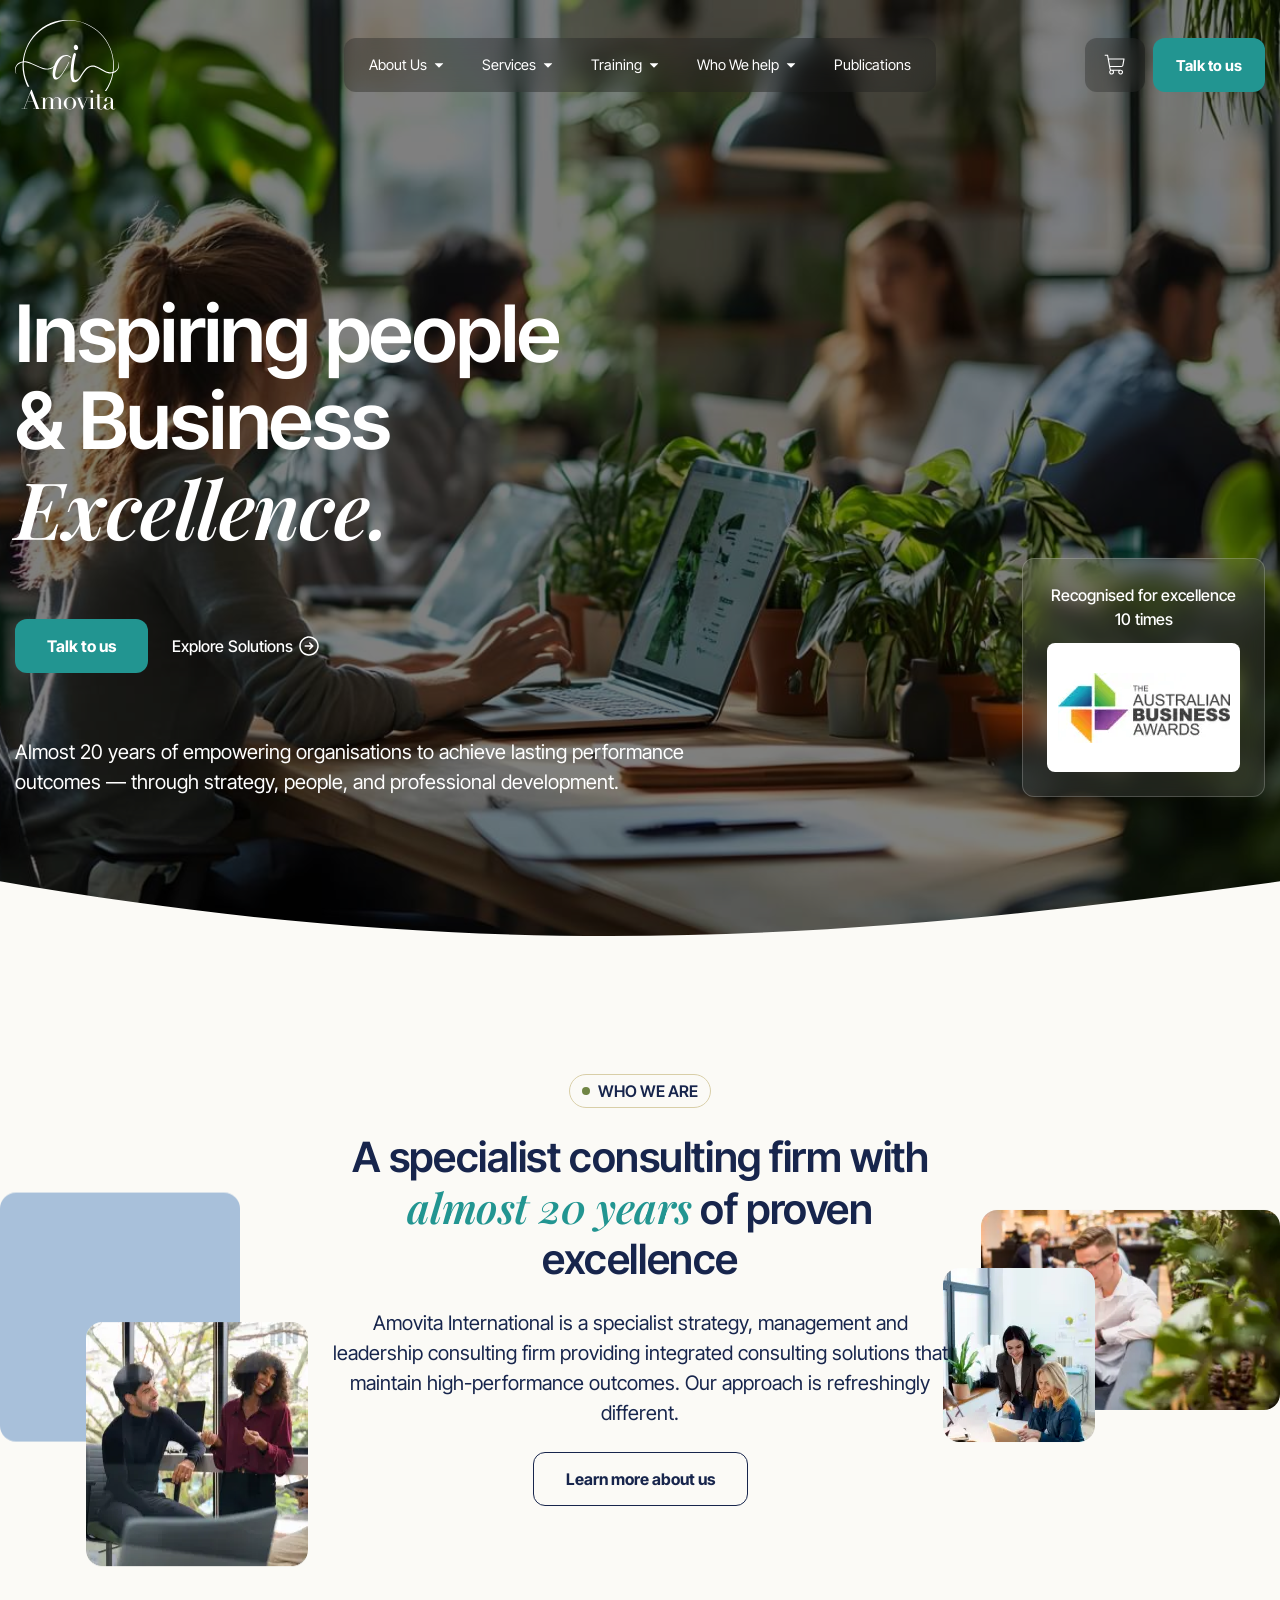
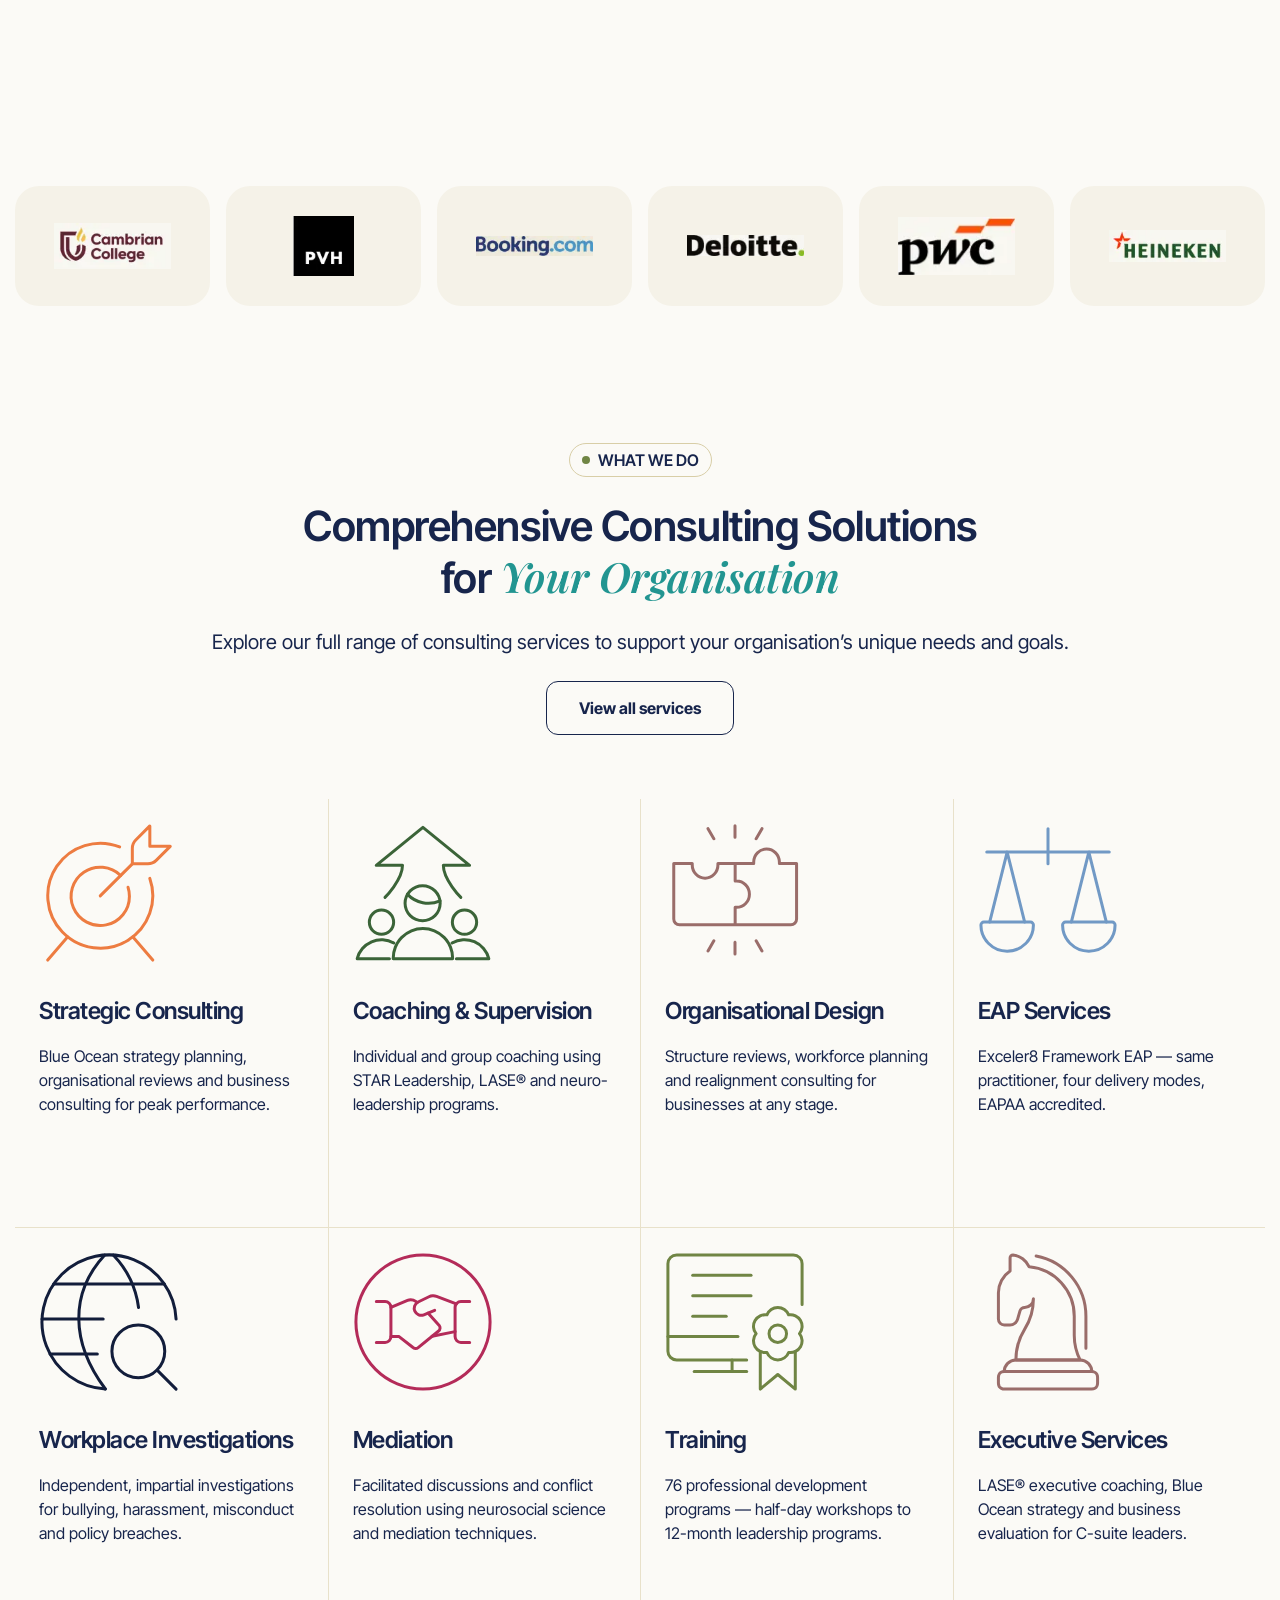
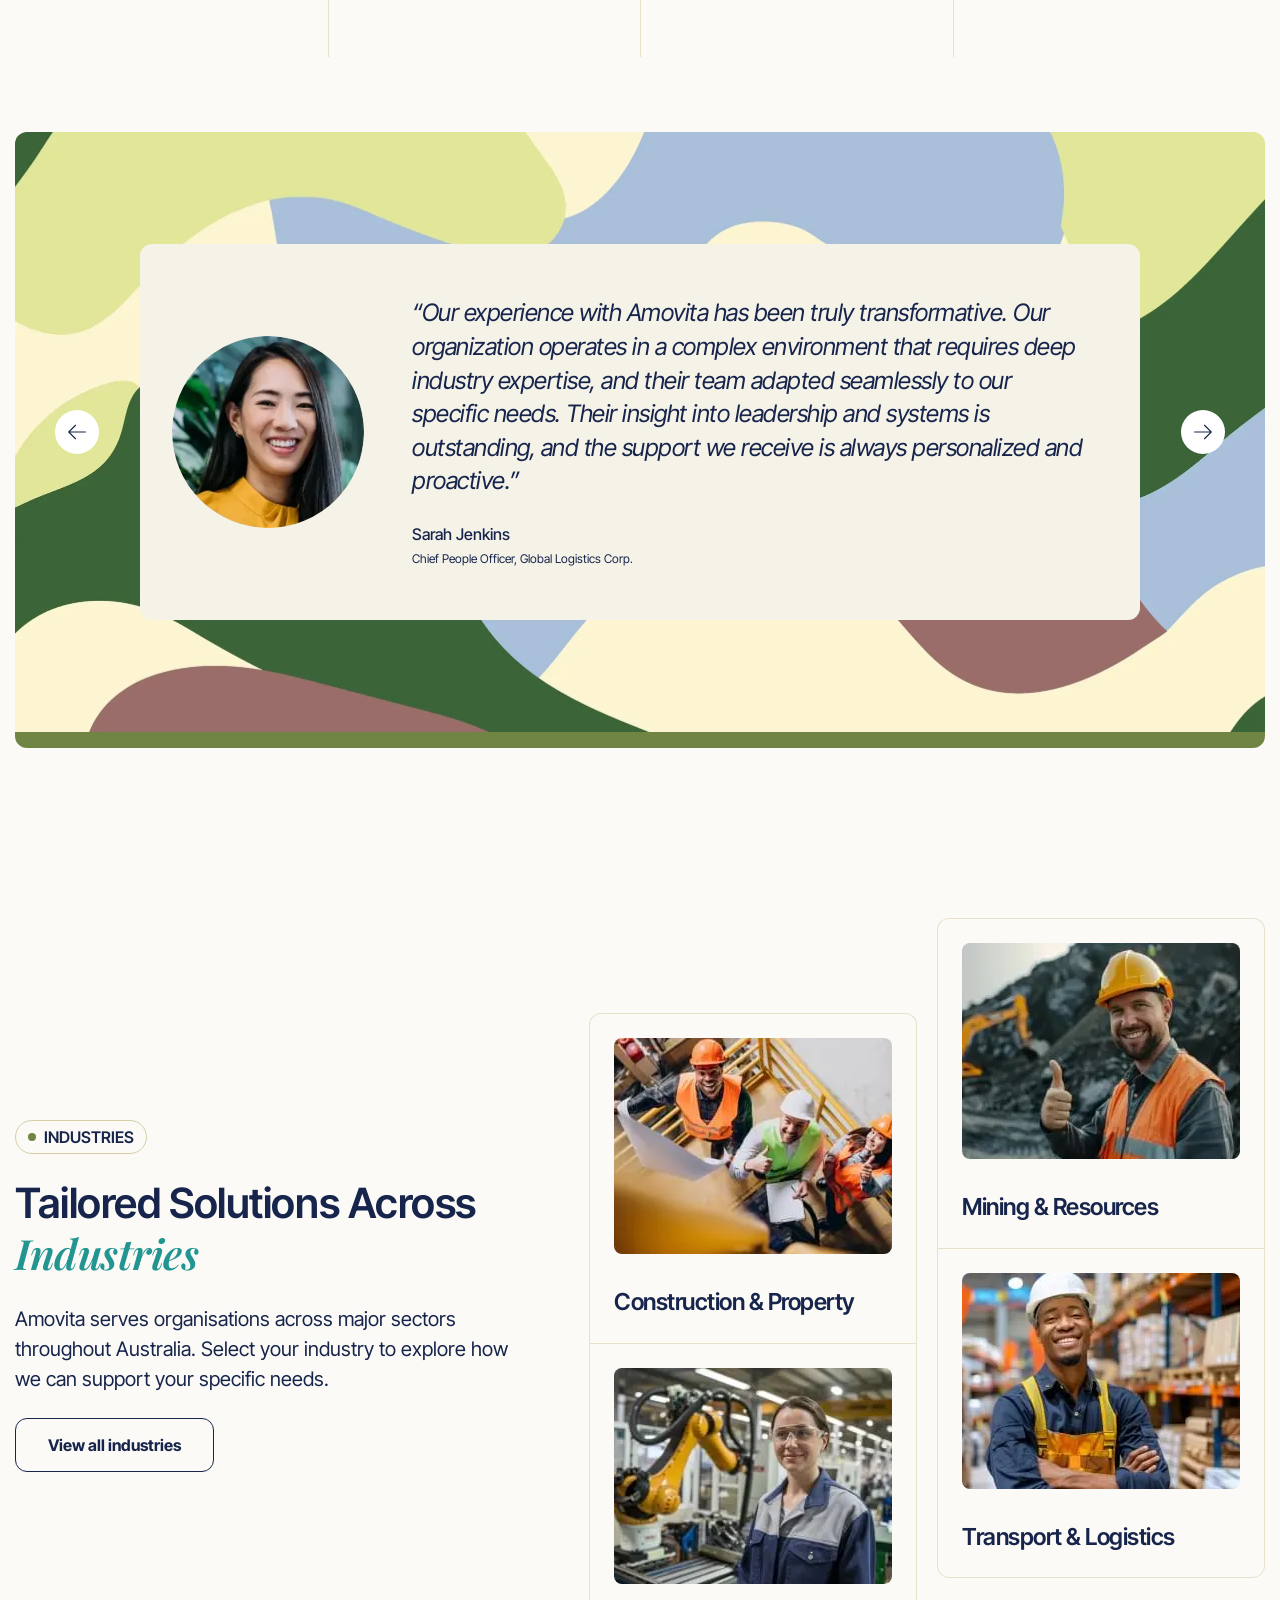
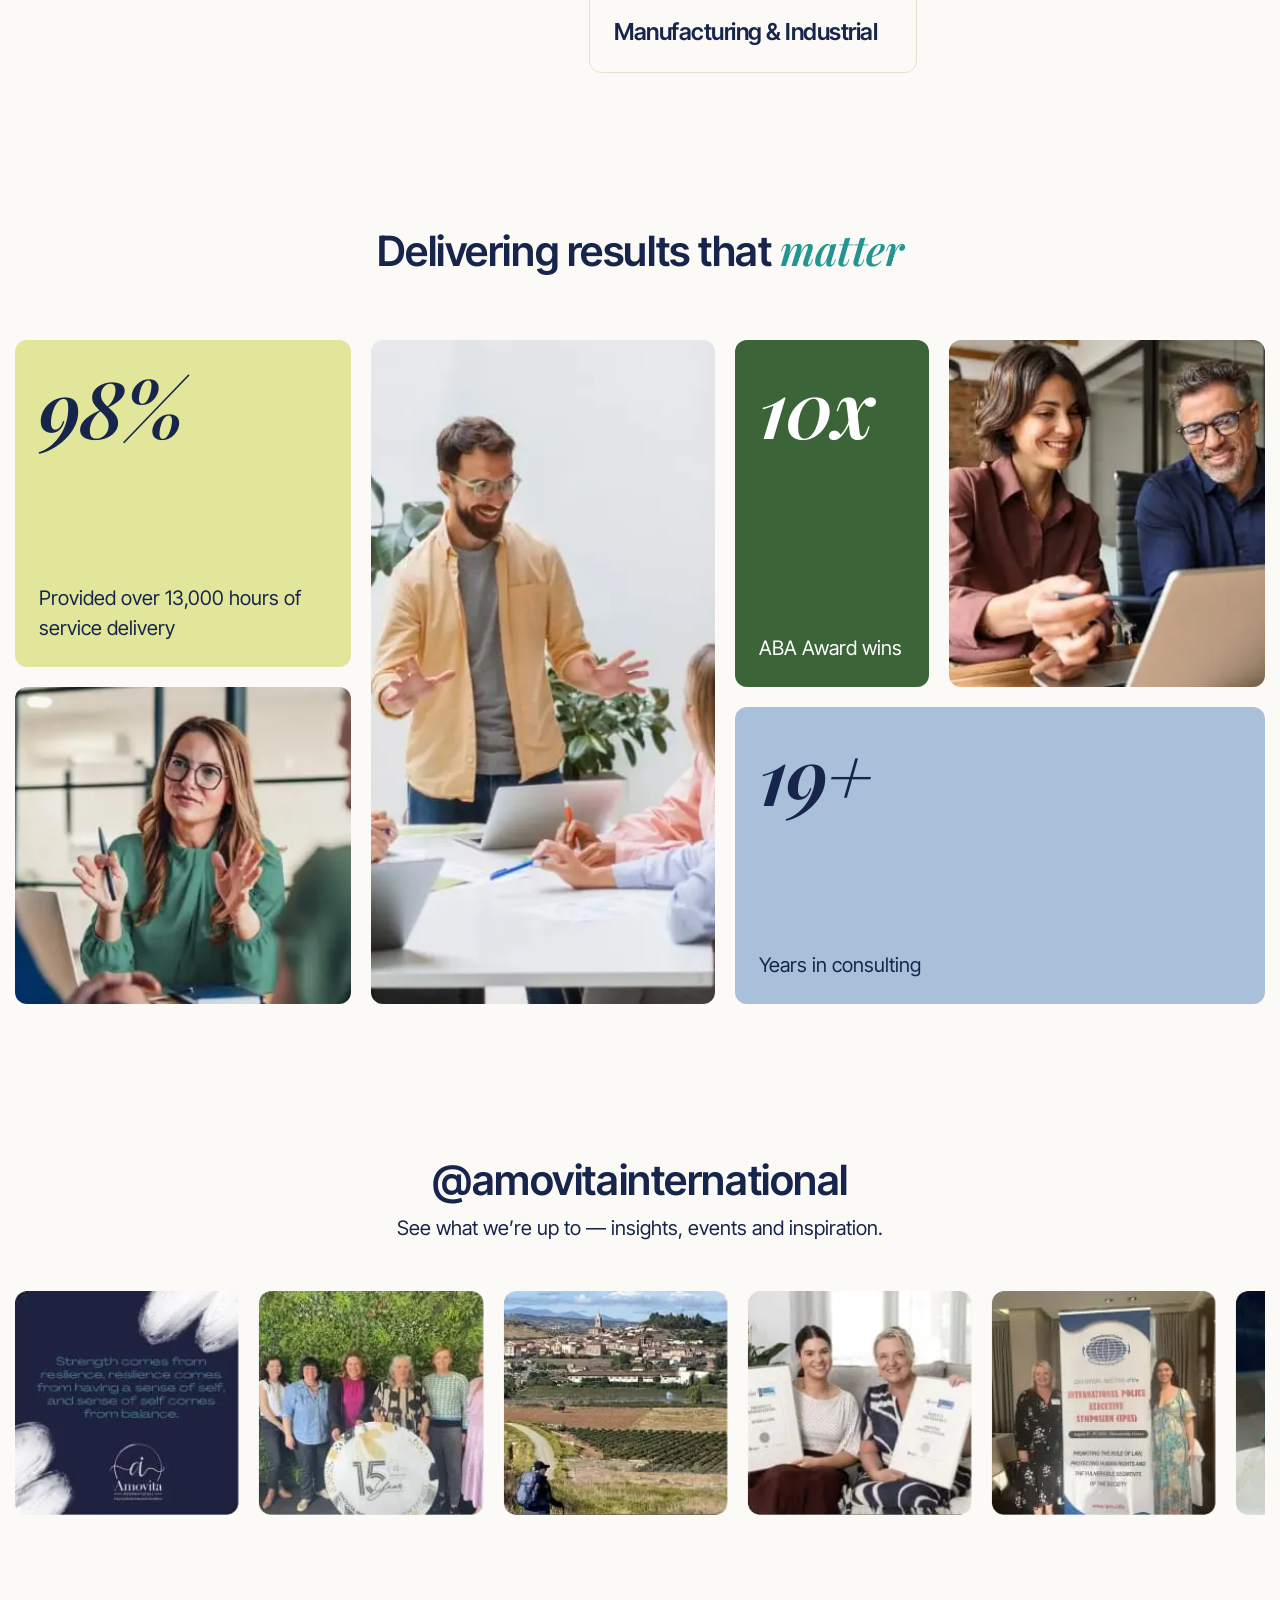
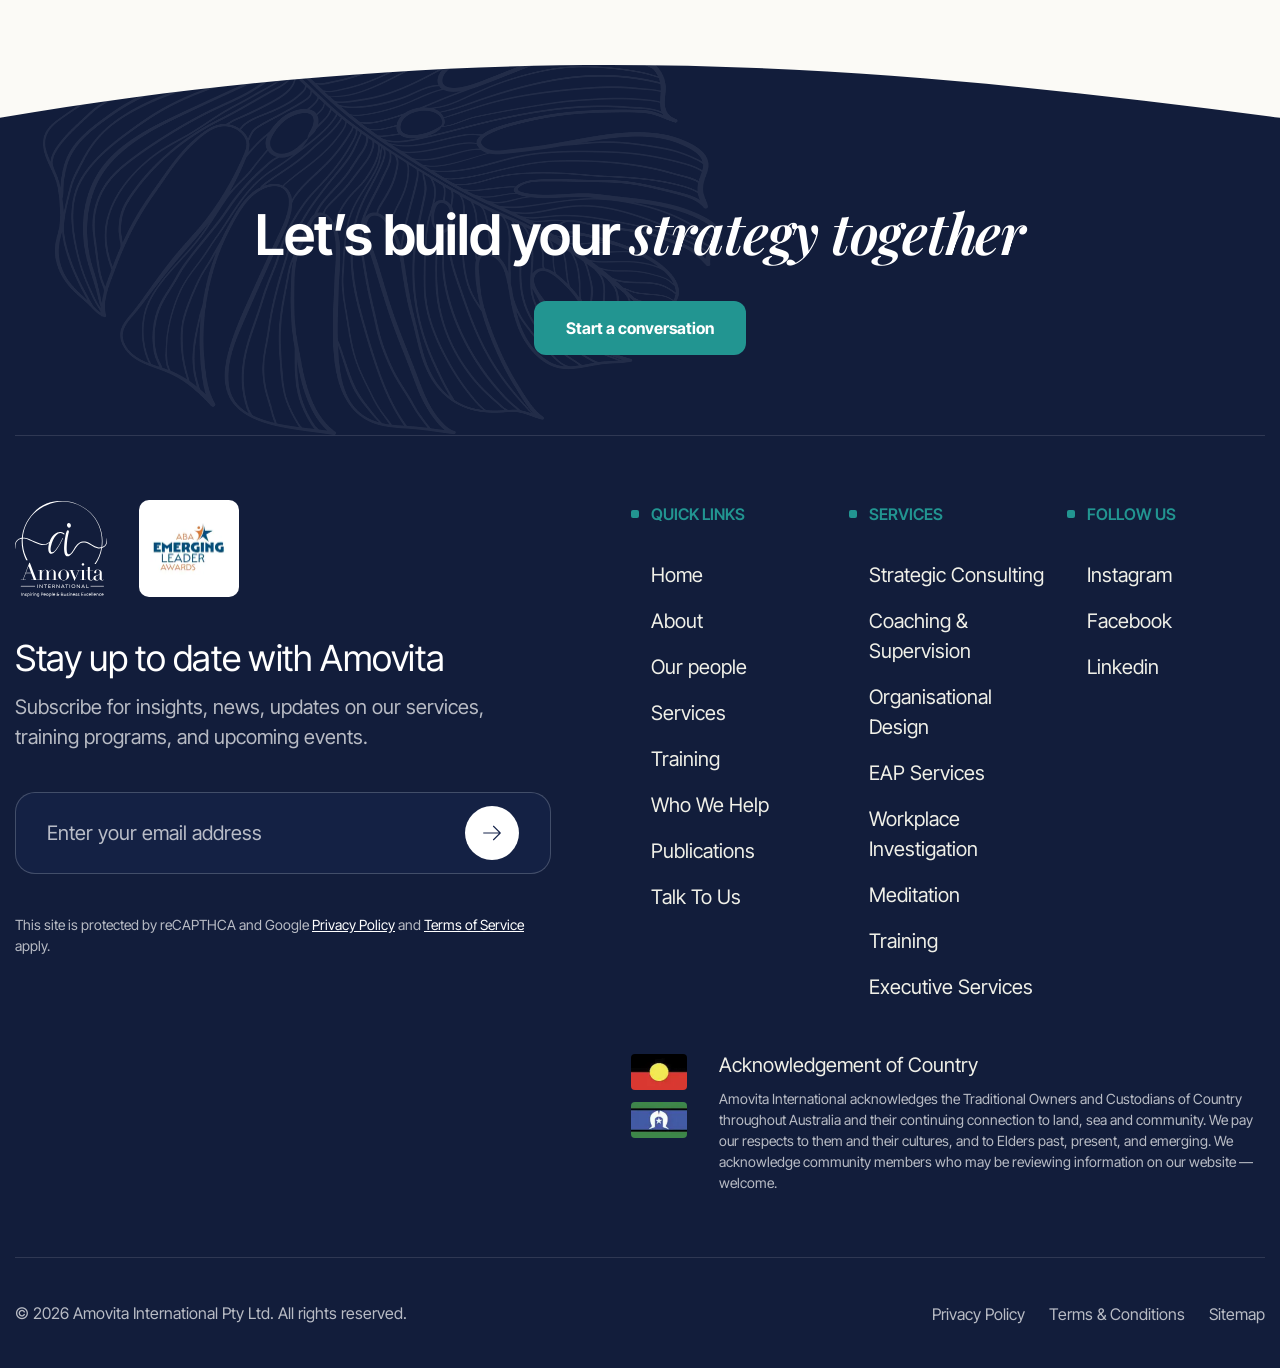
<file: index.html>
<!DOCTYPE html>
<html lang="en">

<head>
	<title>Amovita International — Inspiring People &amp; Business Excellence</title>
	<meta charset="UTF-8">
	<meta name="format-detection" content="telephone=no">
	<!-- <meta http-equiv="Content-Security-Policy"
         content="default-src 'self' data: blob:; font-src 'self' data: blob: https:; style-src 'self' 'unsafe-inline' data:; script-src 'self' 'unsafe-inline' 'unsafe-eval' blob:; img-src 'self' data: blob: https:; connect-src 'self' ws: wss:"> -->

	<!-- The template's default `favicon.ico` never existed and nothing in the
        build produced one, so all 12 pages 404'd on it. This is the Amovita
        ring mark cropped out of img/common/logo-dark.svg (the "Amovita"
        wordmark below it is illegible at favicon size) and it ships through
        the normal image pipeline. -->
	<link rel="icon" type="image/svg+xml" href="img/common/favicon.svg">
	<meta name="viewport" content="width=device-width, initial-scale=1.0">

	<!-- Fonts: Playfair Display (400, 600, 600i) + Inter Tight (300, 400, 500, 600, 700, 400i) -->
	<!-- Playfair 400 (Regular) drives the interior-page lede paragraphs (about/services/
        contact/our-people/who-we-help/training/industry/service-details/publications/
        profile); without it those ledes fell back to the 600 face and rendered too heavy. -->
	<!-- Inter Tight 300 (Light) is used by ONE glyph: the breadcrumb "/" separator, whose
        hairline stroke in the design comes from a Light display face (Figma 417:14683).
        At 400 the slash reads as a heavy bar next to the 12px crumb labels. -->
	<link rel="preconnect" href="https://fonts.googleapis.com">
	<link rel="preconnect" href="https://fonts.gstatic.com" crossorigin>
	<link rel="stylesheet" href="https://fonts.googleapis.com/css2?family=Inter+Tight:ital,wght@0,300;0,400;0,500;0,600;0,700;1,400&family=Playfair+Display:ital,wght@0,400;0,600;1,600&display=swap&_v=20261004033121">

	<!-- Motion layer switch. Runs before the page paints, so elements that
        animate in start hidden instead of flashing into place first. With
        scripts off this line never runs and nothing is ever hidden — see
        the header of scss/project/motion.scss for the full contract. -->
	<script>
		document.documentElement.classList.add('anim');
	</script>

	<link rel="stylesheet" href="css/main.css?_v=20261004033121">
</head>

<body class="page-home">
	<div class="wrapper">
		<header class="header">
			<div class="header__container">
				<a href="index.html" class="header__logo" aria-label="Amovita — home">
					<img class="header__logo-img header__logo-img_dark" src="img/common/logo-dark.svg" alt="" width="134" height="116">
					<img class="header__logo-img header__logo-img_light" src="img/common/logo-white.svg" alt="" width="134" height="116">
				</a>

				<nav class="header__nav" aria-label="Primary">
					<div class="header__panel-top">
						<a href="index.html" class="header__panel-logo" aria-label="Amovita — home">
							<img src="img/common/logo-white.svg" alt="" width="134" height="116">
						</a>
						<button type="button" class="header__close" aria-label="Close menu">
							<svg aria-hidden="true">
								<use href="img/icons/icons.svg#svg-close"></use>
							</svg>
						</button>
					</div>
					<ul class="header__menu">
						<li class="header__item header__item_has-drop header__item_about">
							<button type="button" class="header__link header__toggle" aria-expanded="false" aria-haspopup="true">
								About Us
								<svg class="header__caret" aria-hidden="true">
									<use href="img/icons/icons.svg#svg-caret-down"></use>
								</svg>
							</button>
							<div class="header__drop">
								<ul class="header__submenu">
									<li><a href="about.html" class="header__sublink">About Us</a></li>
									<li><a href="our-people.html" class="header__sublink">Our People</a></li>
								</ul>
							</div>
						</li>
						<li class="header__item header__item_has-drop header__item_services">
							<button type="button" class="header__link header__toggle" aria-expanded="false" aria-haspopup="true">
								Services
								<svg class="header__caret" aria-hidden="true">
									<use href="img/icons/icons.svg#svg-caret-down"></use>
								</svg>
							</button>
							<div class="header__drop">
								<ul class="header__submenu">
									<li><a href="services.html#strategic-consulting" class="header__sublink">Strategic Consulting</a></li>
									<li><a href="services.html#coaching-supervision" class="header__sublink">Coaching &amp; Supervision</a></li>
									<li><a href="services.html#organisational-design" class="header__sublink">Organisational Design</a></li>
									<li><a href="services.html#eap-services" class="header__sublink">EAP Services</a></li>
									<li><a href="services.html#workplace-investigation" class="header__sublink">Workplace Investigation</a></li>
									<li><a href="services.html#mediation" class="header__sublink">Mediation</a></li>
									<li><a href="services.html#executive-services" class="header__sublink">Executive Services</a></li>
									<li class="header__subitem_all">
										<a href="services.html" class="header__sublink header__sublink_all">
											View all
											<svg aria-hidden="true">
												<use href="img/icons/icons.svg#svg-arrow-right"></use>
											</svg>
										</a>
									</li>
								</ul>
							</div>
						</li>
						<li class="header__item header__item_has-drop header__item_training">
							<button type="button" class="header__link header__toggle" aria-expanded="false" aria-haspopup="true">
								Training
								<svg class="header__caret" aria-hidden="true">
									<use href="img/icons/icons.svg#svg-caret-down"></use>
								</svg>
							</button>
							<div class="header__drop">
								<ul class="header__submenu">
									<li><a href="training-overview.html" class="header__sublink">Training Overview</a></li>
									<li><a href="training-calendar.html" class="header__sublink">Training Calendar</a></li>
									<li><a href="training-overview.html" class="header__sublink">Training Directory</a></li>
								</ul>
							</div>
						</li>
						<li class="header__item header__item_has-drop header__item_who">
							<button type="button" class="header__link header__toggle" aria-expanded="false" aria-haspopup="true">
								Who We help
								<svg class="header__caret" aria-hidden="true">
									<use href="img/icons/icons.svg#svg-caret-down"></use>
								</svg>
							</button>
							<div class="header__drop">
								<ul class="header__submenu">
									<li><a href="industry-detail.html" class="header__sublink">Construction &amp; Property</a></li>
									<li><a href="industry-detail.html" class="header__sublink">Manufacturing &amp; Industrial</a></li>
									<li><a href="industry-detail.html" class="header__sublink">Mining &amp; Resources</a></li>
									<li><a href="industry-detail.html" class="header__sublink">Transport &amp; Logistics</a></li>
									<li class="header__subitem_all">
										<a href="who-we-help.html" class="header__sublink header__sublink_all">
											View all
											<svg aria-hidden="true">
												<use href="img/icons/icons.svg#svg-arrow-right"></use>
											</svg>
										</a>
									</li>
								</ul>
							</div>
						</li>
						<li class="header__item header__item_publications">
							<a href="publications.html" class="header__link">Publications</a>
						</li>
					</ul>
					<div class="header__panel-foot">
						<a href="contact.html" class="btn btn_primary header__panel-cta">Talk to us</a>
					</div>
				</nav>

				<div class="header__actions">
					<button type="button" class="header__cart" aria-label="Cart">
						<svg class="header__cart-icon" aria-hidden="true">
							<use href="img/icons/icons.svg#svg-cart"></use>
						</svg>
						<span class="header__cart-count" data-cart-count aria-hidden="true" hidden>0</span>
					</button>
					<a href="contact.html" class="btn btn_primary header__cta">Talk to us</a>
					<button type="button" class="icon-menu header__burger" aria-label="Open menu"><span></span></button>
				</div>
			</div>
		</header>

		<main class="page">

			<!-- ============================================================ HERO -->
			<section class="hero">
				<!-- Background photo as its own layer (behind the darkening
                 overlay) so parallax.js can drift it on scroll — see
                 hero.scss __bg for the oversize that hides the edges. -->
				<div class="hero__bg" data-parallax="0.08" data-parallax-mouse="8" aria-hidden="true"></div>
				<canvas class="hero__flute" data-flute-hero data-flute-src="img/home/hero-bg.jpg" aria-hidden="true"></canvas>
				<div class="hero__inner container_hero">
					<div class="hero__content">
						<h1 class="hero__title" data-anim="fade-up" data-anim-delay="120">Inspiring people<br>&amp; Business <em>Excellence.</em></h1>
						<div class="hero__actions" data-anim="fade-up" data-anim-delay="260">
							<a href="#" class="btn btn_primary">Talk to us</a>
							<a href="#" class="btn btn_link btn_light hero__link">
								Explore Solutions
								<svg aria-hidden="true">
									<use href="img/icons/icons.svg#svg-arrow-circle-right"></use>
								</svg>
							</a>
						</div>
						<p class="hero__text" data-anim="fade-up" data-anim-delay="380">Almost 20 years of empowering organisations to achieve lasting performance outcomes &mdash; through strategy, people, and professional development.</p>
					</div>

					<!-- fade (no transform of its own) because the pointer drift
                    owns this card's transform — see scss/project/motion.scss -->
					<aside class="hero__award glass glass_card" data-anim="fade" data-anim-delay="520" data-parallax-mouse="14">
						<p class="hero__award-text">Recognised for excellence 10 times</p>
						<div class="hero__award-badge">
							<picture><source srcset="img/common/hero-award.webp" type="image/webp"><img src="img/common/hero-award.png" alt="The Australian Business Awards" width="172" height="70"></picture>
						</div>
					</aside>
				</div>

				<img class="hero__wave" src="img/common/wave-cream.svg" alt="" aria-hidden="true">
			</section>

			<!-- ============================================== MOBILE-ONLY CARDS -->
			<!-- Figma's mobile frame moves two desktop elements out of their own
              sections and stacks them between the hero and Who We Are:
                1. the hero's glass award card (hidden on mobile in .hero) —
                   relaid out horizontally with its own artwork, hero-award-2
                2. the Who We Are right-hand deco photo pair (hidden on mobile
                   in .who) — recomposed as one contained tile
              Hidden above 768 in every case, so neither the award text nor the
              photos are duplicated for assistive tech at any width. -->
			<section class="mobile-cards">
				<div class="mobile-cards__container container">
					<div class="mobile-cards__award" data-anim="fade-up">
						<span class="mobile-cards__award-badge">
							<picture><source srcset="img/home/hero-award-2.webp" type="image/webp"><img src="img/home/hero-award-2.png" alt="The Australian Business Awards" width="200" height="136"></picture>
						</span>
						<p class="mobile-cards__award-text">Recognised for excellence 10 times</p>
					</div>

					<div class="mobile-cards__photos" data-anim="fade-up" data-anim-delay="120" aria-hidden="true">
						<picture><source srcset="img/home/who-1.webp" type="image/webp"><img class="mobile-cards__photo mobile-cards__photo_a" src="img/home/who-1.png" alt="" width="295" height="200"></picture>
						<picture><source srcset="img/home/who-2.webp" type="image/webp"><img class="mobile-cards__photo mobile-cards__photo_b" src="img/home/who-2.png" alt="" width="152" height="174"></picture>
					</div>
				</div>
			</section>

			<!-- ==================================================== WHO WE ARE -->
			<section class="who">
				<!-- The decor drifts: slower than the scroll, and a little
                 toward the pointer. Mixed signs so the groups separate in
                 depth instead of sliding as one sheet. -->
				<span class="who__deco-block" data-anim="fade" data-parallax="0.05" data-parallax-mouse="10" aria-hidden="true"></span>
				<picture><source srcset="img/home/who-3.webp" type="image/webp"><img class="who__deco who__deco_left" src="img/home/who-3.png" alt="" width="222" height="244" data-anim="fade" data-parallax="0.07" data-parallax-mouse="14" aria-hidden="true"></picture>
				<picture><source srcset="img/home/who-1.webp" type="image/webp"><img class="who__deco who__deco_right-a" src="img/home/who-1.png" alt="" width="299" height="200" data-anim="fade" data-parallax="0.09" data-parallax-mouse="-12" aria-hidden="true"></picture>
				<picture><source srcset="img/home/who-2.webp" type="image/webp"><img class="who__deco who__deco_right-b" src="img/home/who-2.png" alt="" width="152" height="174" data-anim="fade" data-parallax="0.04" data-parallax-mouse="16" aria-hidden="true"></picture>

				<div class="who__inner" data-anim-stagger="90">
					<span class="label" data-anim="fade-up"><span class="label__dot" aria-hidden="true"></span>Who We Are</span>
					<h2 class="who__title" data-anim="fade-up">A specialist consulting firm with <em>almost 20 years</em> of proven excellence</h2>
					<p class="who__text" data-anim="fade-up">Amovita International is a specialist strategy, management and leadership consulting firm providing integrated consulting solutions that maintain high-performance outcomes. Our approach is refreshingly different.</p>
					<a href="#" class="btn btn_outline" data-anim="fade-up">Learn more about us</a>
				</div>
			</section>

			<!-- =================================================== LOGO STRIP -->
			<section class="logos">
				<div class="logos__inner container_hero">
					<div class="logos__head" data-anim="fade-up">
						<span class="logos__line" aria-hidden="true"></span>
						<span class="label"><span class="label__dot" aria-hidden="true"></span>Trusted by leading organisations across Australia</span>
						<span class="logos__line" aria-hidden="true"></span>
					</div>

					<!-- Swiper: an auto-rotating, looping logo reel on every
                    width (the client may add more brands). Six unique logos
                    duplicated once so loop has enough slides for a seamless
                    wrap; the second set is aria-hidden to avoid double
                    reading. Init + breakpoints in js/files/sliders.js -->
					<div class="logos__slider swiper" data-anim="fade-up">
						<div class="logos__track swiper-wrapper">
							<div class="logo-tile swiper-slide"><picture><source srcset="img/home/logo-2.webp" type="image/webp"><img class="logo-tile__img" src="img/home/logo-2.png" alt="Heineken"></picture></div>
							<div class="logo-tile swiper-slide"><picture><source srcset="img/home/logo-1.webp" type="image/webp"><img class="logo-tile__img" src="img/home/logo-1.png" alt="Cambrian College"></picture></div>
							<div class="logo-tile swiper-slide"><picture><source srcset="img/home/logo-5.webp" type="image/webp"><img class="logo-tile__img" src="img/home/logo-5.png" alt="PVH"></picture></div>
							<div class="logo-tile logo-tile_multiply swiper-slide"><picture><source srcset="img/home/logo-4.webp" type="image/webp"><img class="logo-tile__img" src="img/home/logo-4.png" alt="Booking.com"></picture></div>
							<div class="logo-tile swiper-slide"><picture><source srcset="img/home/logo-3.webp" type="image/webp"><img class="logo-tile__img" src="img/home/logo-3.png" alt="Deloitte"></picture></div>
							<div class="logo-tile swiper-slide"><picture><source srcset="img/home/logo-6.webp" type="image/webp"><img class="logo-tile__img" src="img/home/logo-6.png" alt="PwC"></picture></div>
							<div class="logo-tile swiper-slide" aria-hidden="true"><picture><source srcset="img/home/logo-2.webp" type="image/webp"><img class="logo-tile__img" src="img/home/logo-2.png" alt=""></picture></div>
							<div class="logo-tile swiper-slide" aria-hidden="true"><picture><source srcset="img/home/logo-1.webp" type="image/webp"><img class="logo-tile__img" src="img/home/logo-1.png" alt=""></picture></div>
							<div class="logo-tile swiper-slide" aria-hidden="true"><picture><source srcset="img/home/logo-5.webp" type="image/webp"><img class="logo-tile__img" src="img/home/logo-5.png" alt=""></picture></div>
							<div class="logo-tile logo-tile_multiply swiper-slide" aria-hidden="true"><picture><source srcset="img/home/logo-4.webp" type="image/webp"><img class="logo-tile__img" src="img/home/logo-4.png" alt=""></picture></div>
							<div class="logo-tile swiper-slide" aria-hidden="true"><picture><source srcset="img/home/logo-3.webp" type="image/webp"><img class="logo-tile__img" src="img/home/logo-3.png" alt=""></picture></div>
							<div class="logo-tile swiper-slide" aria-hidden="true"><picture><source srcset="img/home/logo-6.webp" type="image/webp"><img class="logo-tile__img" src="img/home/logo-6.png" alt=""></picture></div>
							<div class="logo-tile swiper-slide" aria-hidden="true"><picture><source srcset="img/home/logo-2.webp" type="image/webp"><img class="logo-tile__img" src="img/home/logo-2.png" alt=""></picture></div>
							<div class="logo-tile swiper-slide" aria-hidden="true"><picture><source srcset="img/home/logo-1.webp" type="image/webp"><img class="logo-tile__img" src="img/home/logo-1.png" alt=""></picture></div>
							<div class="logo-tile swiper-slide" aria-hidden="true"><picture><source srcset="img/home/logo-5.webp" type="image/webp"><img class="logo-tile__img" src="img/home/logo-5.png" alt=""></picture></div>
							<div class="logo-tile logo-tile_multiply swiper-slide" aria-hidden="true"><picture><source srcset="img/home/logo-4.webp" type="image/webp"><img class="logo-tile__img" src="img/home/logo-4.png" alt=""></picture></div>
							<div class="logo-tile swiper-slide" aria-hidden="true"><picture><source srcset="img/home/logo-3.webp" type="image/webp"><img class="logo-tile__img" src="img/home/logo-3.png" alt=""></picture></div>
							<div class="logo-tile swiper-slide" aria-hidden="true"><picture><source srcset="img/home/logo-6.webp" type="image/webp"><img class="logo-tile__img" src="img/home/logo-6.png" alt=""></picture></div>
						</div>
					</div>
				</div>
			</section>

			<!-- ==================================================== SERVICES -->
			<section class="services">
				<div class="services__inner container">
					<div class="services__head" data-anim-stagger="90">
						<span class="label" data-anim="fade-up"><span class="label__dot" aria-hidden="true"></span>What We Do</span>
						<h2 class="services__title" data-anim="fade-up">Comprehensive<br class="services__title-br_m"> Consulting Solutions <br class="services__title-br_d">for <em>Your Organisation</em></h2>
						<p class="services__text" data-anim="fade-up">Explore our full range of consulting services to support your organisation&rsquo;s unique needs and goals.</p>
						<a href="#" class="btn btn_outline" data-anim="fade-up">View all services</a>
					</div>

					<div class="services__grid" data-anim-stagger="70">
						<article class="card-service" data-anim="fade-up">
							<img class="card-service__icon" src="img/home/service-strategic.svg" alt="" width="140" height="140" aria-hidden="true">
							<div class="card-service__body">
								<h3 class="card-service__title">Strategic Consulting</h3>
								<p class="card-service__text">Blue Ocean strategy planning, organisational reviews and business consulting for peak performance.</p>
							</div>
							<a href="#" class="btn btn_outline card-service__more">
								<span class="card-service__more-label">Learn more</span>
								<svg class="card-service__more-icon" aria-hidden="true">
									<use href="img/icons/icons.svg#svg-arrow-circle-right"></use>
								</svg>
							</a>
						</article>

						<article class="card-service" data-anim="fade-up">
							<img class="card-service__icon" src="img/home/service-coaching.svg" alt="" width="140" height="140" aria-hidden="true">
							<div class="card-service__body">
								<h3 class="card-service__title">Coaching &amp; Supervision</h3>
								<p class="card-service__text">Individual and group coaching using STAR Leadership, LASE&reg; and neuro-leadership programs.</p>
							</div>
							<a href="#" class="btn btn_outline card-service__more">
								<span class="card-service__more-label">Learn more</span>
								<svg class="card-service__more-icon" aria-hidden="true">
									<use href="img/icons/icons.svg#svg-arrow-circle-right"></use>
								</svg>
							</a>
						</article>

						<article class="card-service" data-anim="fade-up">
							<img class="card-service__icon" src="img/home/service-orgdesign.svg" alt="" width="140" height="140" aria-hidden="true">
							<div class="card-service__body">
								<h3 class="card-service__title">Organisational Design</h3>
								<p class="card-service__text">Structure reviews, workforce planning and realignment consulting for businesses at any stage.</p>
							</div>
							<a href="#" class="btn btn_outline card-service__more">
								<span class="card-service__more-label">Learn more</span>
								<svg class="card-service__more-icon" aria-hidden="true">
									<use href="img/icons/icons.svg#svg-arrow-circle-right"></use>
								</svg>
							</a>
						</article>

						<article class="card-service" data-anim="fade-up">
							<img class="card-service__icon" src="img/home/service-eap.svg" alt="" width="140" height="140" aria-hidden="true">
							<div class="card-service__body">
								<h3 class="card-service__title">EAP Services</h3>
								<p class="card-service__text">Exceler8 Framework EAP &mdash; same practitioner, four delivery modes, EAPAA accredited.</p>
							</div>
							<a href="#" class="btn btn_outline card-service__more">
								<span class="card-service__more-label">Learn more</span>
								<svg class="card-service__more-icon" aria-hidden="true">
									<use href="img/icons/icons.svg#svg-arrow-circle-right"></use>
								</svg>
							</a>
						</article>

						<article class="card-service" data-anim="fade-up">
							<img class="card-service__icon" src="img/home/service-workplace.svg" alt="" width="140" height="140" aria-hidden="true">
							<div class="card-service__body">
								<h3 class="card-service__title">Workplace Investigations</h3>
								<p class="card-service__text">Independent, impartial investigations for bullying, harassment, misconduct and policy breaches.</p>
							</div>
							<a href="#" class="btn btn_outline card-service__more">
								<span class="card-service__more-label">Learn more</span>
								<svg class="card-service__more-icon" aria-hidden="true">
									<use href="img/icons/icons.svg#svg-arrow-circle-right"></use>
								</svg>
							</a>
						</article>

						<article class="card-service" data-anim="fade-up">
							<img class="card-service__icon" src="img/home/service-mediation.svg" alt="" width="140" height="140" aria-hidden="true">
							<div class="card-service__body">
								<h3 class="card-service__title">Mediation</h3>
								<p class="card-service__text">Facilitated discussions and conflict resolution using neurosocial science and mediation techniques.</p>
							</div>
							<a href="#" class="btn btn_outline card-service__more">
								<span class="card-service__more-label">Learn more</span>
								<svg class="card-service__more-icon" aria-hidden="true">
									<use href="img/icons/icons.svg#svg-arrow-circle-right"></use>
								</svg>
							</a>
						</article>

						<article class="card-service" data-anim="fade-up">
							<img class="card-service__icon" src="img/common/service-training.svg" alt="" width="140" height="140" aria-hidden="true">
							<div class="card-service__body">
								<h3 class="card-service__title">Training</h3>
								<p class="card-service__text">76 professional development programs &mdash; half-day workshops to 12-month leadership programs.</p>
							</div>
							<a href="#" class="btn btn_outline card-service__more">
								<span class="card-service__more-label">Learn more</span>
								<svg class="card-service__more-icon" aria-hidden="true">
									<use href="img/icons/icons.svg#svg-arrow-circle-right"></use>
								</svg>
							</a>
						</article>

						<article class="card-service" data-anim="fade-up">
							<img class="card-service__icon" src="img/home/service-executive.svg" alt="" width="140" height="140" aria-hidden="true">
							<div class="card-service__body">
								<h3 class="card-service__title">Executive Services</h3>
								<p class="card-service__text">LASE&reg; executive coaching, Blue Ocean strategy and business evaluation for C-suite leaders.</p>
							</div>
							<a href="#" class="btn btn_outline card-service__more">
								<span class="card-service__more-label">Learn more</span>
								<svg class="card-service__more-icon" aria-hidden="true">
									<use href="img/icons/icons.svg#svg-arrow-circle-right"></use>
								</svg>
							</a>
						</article>
					</div>
				</div>
			</section>

			<!-- ================================================= TESTIMONIALS -->
			<section class="testimonial">
				<div class="testimonial__inner container">
					<div class="testimonial__slider" data-slider data-anim="fade-up">
						<div class="testimonial__track" data-slider-track>
							<article class="testimonial__slide">
								<div class="testimonial__card">
									<picture><source srcset="img/common/testimonial-avatar.webp" type="image/webp"><img class="testimonial__avatar" src="img/common/testimonial-avatar.png" alt="Sarah Jenkins" width="224" height="224"></picture>
									<div class="testimonial__body">
										<p class="testimonial__quote">&ldquo;Our experience with Amovita has been truly transformative. Our organization operates in a complex environment that requires deep industry expertise, and their team adapted seamlessly to our specific needs. Their insight into leadership and systems is outstanding, and the support we receive is always personalized and proactive.&rdquo;</p>
										<div class="testimonial__person">
											<p class="testimonial__name">Sarah Jenkins</p>
											<p class="testimonial__role">Chief People Officer, Global Logistics Corp.</p>
										</div>
									</div>
								</div>
							</article>

							<article class="testimonial__slide">
								<div class="testimonial__card">
									<picture><source srcset="img/common/testimonial-avatar.webp" type="image/webp"><img class="testimonial__avatar" src="img/common/testimonial-avatar.png" alt="James Whitfield" width="224" height="224"></picture>
									<div class="testimonial__body">
										<p class="testimonial__quote">&ldquo;Amovita&rsquo;s team brought clarity to a period of significant change for us. Their strategic guidance was practical, evidence-based and delivered with genuine care. We came away with a stronger leadership team and a clear roadmap for the years ahead.&rdquo;</p>
										<div class="testimonial__person">
											<p class="testimonial__name">James Whitfield</p>
											<p class="testimonial__role">Managing Director, Horizon Health</p>
										</div>
									</div>
								</div>
							</article>

							<article class="testimonial__slide">
								<div class="testimonial__card">
									<picture><source srcset="img/common/testimonial-avatar.webp" type="image/webp"><img class="testimonial__avatar" src="img/common/testimonial-avatar.png" alt="Priya Nair" width="224" height="224"></picture>
									<div class="testimonial__body">
										<p class="testimonial__quote">&ldquo;Working with Amovita reshaped how our leaders think about performance and wellbeing. The coaching was deeply personalised, and their supervision model gave our managers the confidence to lead with empathy and consistency.&rdquo;</p>
										<div class="testimonial__person">
											<p class="testimonial__name">Priya Nair</p>
											<p class="testimonial__role">Head of People &amp; Culture, Meridian Group</p>
										</div>
									</div>
								</div>
							</article>
						</div>

						<button type="button" class="btn btn_round btn_round_sm testimonial__nav testimonial__nav_prev" data-slider-prev aria-label="Previous testimonial">
							<svg aria-hidden="true">
								<use href="img/icons/icons.svg#svg-chevron-left"></use>
							</svg>
						</button>
						<button type="button" class="btn btn_round btn_round_sm testimonial__nav testimonial__nav_next" data-slider-next aria-label="Next testimonial">
							<svg aria-hidden="true">
								<use href="img/icons/icons.svg#svg-chevron-right"></use>
							</svg>
						</button>
					</div>

					<span class="testimonial__strip" aria-hidden="true"></span>
				</div>
			</section>

			<!-- =================================================== INDUSTRIES -->
			<section class="industries">
				<div class="industries__inner container">
					<div class="industries__intro" data-anim-stagger="90">
						<span class="label" data-anim="fade-up"><span class="label__dot" aria-hidden="true"></span>Industries</span>
						<h2 class="industries__title" data-anim="fade-up">Tailored Solutions Across <em>Industries</em></h2>
						<p class="industries__text" data-anim="fade-up">Amovita serves organisations across major sectors throughout Australia. Select your industry to explore how we can support your specific needs.</p>
						<a href="#" class="btn btn_outline" data-anim="fade-up">View all industries</a>
					</div>

					<!-- The cards sit two levels down inside the columns; the
                    stagger reaches them all the same, in document order. -->
					<div class="industries__grid" data-anim-stagger="110">
						<div class="industries__col industries__col_offset">
							<article class="card-industry" data-anim="fade-up">
								<picture><source srcset="img/home/industry-construction.webp" type="image/webp"><img class="card-industry__img" src="img/home/industry-construction.jpg" alt="Construction &amp; Property"></picture>
								<h3 class="card-industry__title">Construction &amp; Property</h3>
							</article>
							<article class="card-industry" data-anim="fade-up">
								<picture><source srcset="img/home/industry-manufacturing.webp" type="image/webp"><img class="card-industry__img" src="img/home/industry-manufacturing.jpg" alt="Manufacturing &amp; Industrial"></picture>
								<h3 class="card-industry__title">Manufacturing &amp; Industrial</h3>
							</article>
						</div>

						<div class="industries__col">
							<article class="card-industry" data-anim="fade-up">
								<picture><source srcset="img/home/industry-mining.webp" type="image/webp"><img class="card-industry__img" src="img/home/industry-mining.jpg" alt="Mining &amp; Resources"></picture>
								<h3 class="card-industry__title">Mining &amp; Resources</h3>
							</article>
							<article class="card-industry" data-anim="fade-up">
								<picture><source srcset="img/home/industry-transport.webp" type="image/webp"><img class="card-industry__img" src="img/home/industry-transport.jpg" alt="Transport &amp; Logistics"></picture>
								<h3 class="card-industry__title">Transport &amp; Logistics</h3>
							</article>
						</div>
					</div>
				</div>
			</section>

			<!-- ====================================================== NUMBERS -->
			<section class="numbers">
				<div class="numbers__inner container">
					<h2 class="numbers__title" data-anim="fade-up">Delivering results that <em>matter</em></h2>

					<div class="numbers__grid" data-anim-stagger="90">
						<div class="numbers__col numbers__col_1">
							<div class="card-stat card-stat_green-light" data-anim="fade-up">
								<span class="card-stat__number" data-count>98%</span>
								<span class="card-stat__label">Provided over 13,000 hours of service delivery</span>
							</div>
							<picture><source srcset="img/home/numbers-1.webp" type="image/webp"><img class="numbers__photo numbers__photo_1" src="img/home/numbers-1.jpg" alt="Amovita consultant at work" data-anim="zoom"></picture>
						</div>

						<div class="numbers__col numbers__col_2">
							<picture><source srcset="img/home/numbers-2.webp" type="image/webp"><img class="numbers__photo numbers__photo_tall" src="img/home/numbers-2.jpg" alt="Amovita team member presenting" data-anim="zoom"></picture>
						</div>

						<div class="numbers__col numbers__col_3">
							<div class="numbers__row">
								<div class="card-stat card-stat_green" data-anim="fade-up">
									<span class="card-stat__number" data-count>10x</span>
									<span class="card-stat__label">ABA Award wins</span>
								</div>
								<picture><source srcset="img/home/numbers-3.webp" type="image/webp"><img class="numbers__photo numbers__photo_c" src="img/home/numbers-3.jpg" alt="Amovita colleagues in discussion" data-anim="zoom"></picture>
							</div>
							<div class="card-stat card-stat_blue" data-anim="fade-up">
								<span class="card-stat__number" data-count>19+</span>
								<span class="card-stat__label">Years in consulting</span>
							</div>
						</div>
					</div>
				</div>
			</section>

			<!-- ==================================================== INSTAGRAM -->
			<section class="instagram">
				<div class="instagram__inner container">
					<div class="instagram__head" data-anim="fade-up">
						<h2 class="instagram__title">@amovitainternational</h2>
						<p class="instagram__text">See what we&rsquo;re up to &mdash; insights, events and inspiration.</p>
					</div>

					<!-- Swiper: autoplaying, looping feed of square cards.
                    Six unique photos, duplicated once so loop mode has
                    enough slides for a seamless wrap at every slidesPerView
                    (the second set is aria-hidden to avoid double-reading).
                    Init + breakpoints in js/files/sliders.js -->
					<div class="instagram__slider swiper" data-anim="fade-up">
						<div class="instagram__track swiper-wrapper">
							<a href="#" class="instagram__item swiper-slide"><picture><source srcset="img/common/insta-1.webp" type="image/webp"><img src="img/common/insta-1.jpg" alt="Amovita on Instagram"></picture></a>
							<a href="#" class="instagram__item swiper-slide"><picture><source srcset="img/common/insta-2.webp" type="image/webp"><img src="img/common/insta-2.jpg" alt="Amovita on Instagram"></picture></a>
							<a href="#" class="instagram__item swiper-slide"><picture><source srcset="img/common/insta-3.webp" type="image/webp"><img src="img/common/insta-3.jpg" alt="Amovita on Instagram"></picture></a>
							<a href="#" class="instagram__item swiper-slide"><picture><source srcset="img/common/insta-4.webp" type="image/webp"><img src="img/common/insta-4.jpg" alt="Amovita on Instagram"></picture></a>
							<a href="#" class="instagram__item swiper-slide"><picture><source srcset="img/common/insta-5.webp" type="image/webp"><img src="img/common/insta-5.jpg" alt="Amovita on Instagram"></picture></a>
							<a href="#" class="instagram__item swiper-slide"><picture><source srcset="img/common/insta-6.webp" type="image/webp"><img src="img/common/insta-6.jpg" alt="Amovita on Instagram"></picture></a>
							<a href="#" class="instagram__item swiper-slide" aria-hidden="true" tabindex="-1"><picture><source srcset="img/common/insta-1.webp" type="image/webp"><img src="img/common/insta-1.jpg" alt=""></picture></a>
							<a href="#" class="instagram__item swiper-slide" aria-hidden="true" tabindex="-1"><picture><source srcset="img/common/insta-2.webp" type="image/webp"><img src="img/common/insta-2.jpg" alt=""></picture></a>
							<a href="#" class="instagram__item swiper-slide" aria-hidden="true" tabindex="-1"><picture><source srcset="img/common/insta-3.webp" type="image/webp"><img src="img/common/insta-3.jpg" alt=""></picture></a>
							<a href="#" class="instagram__item swiper-slide" aria-hidden="true" tabindex="-1"><picture><source srcset="img/common/insta-4.webp" type="image/webp"><img src="img/common/insta-4.jpg" alt=""></picture></a>
							<a href="#" class="instagram__item swiper-slide" aria-hidden="true" tabindex="-1"><picture><source srcset="img/common/insta-5.webp" type="image/webp"><img src="img/common/insta-5.jpg" alt=""></picture></a>
							<a href="#" class="instagram__item swiper-slide" aria-hidden="true" tabindex="-1"><picture><source srcset="img/common/insta-6.webp" type="image/webp"><img src="img/common/insta-6.jpg" alt=""></picture></a>
						</div>
					</div>
				</div>
			</section>

		</main>
		<footer class="footer">
			<img class="footer__wave" src="img/common/wave-cream.svg" alt="" aria-hidden="true">

			<div class="footer__container">
				<div class="footer__cta">
					<h2 class="footer__cta-title">Let&rsquo;s build your <em>strategy together</em></h2>
					<a href="#" class="btn btn_primary">Start a conversation</a>
				</div>

				<span class="footer__divider" aria-hidden="true"></span>

				<div class="footer__columns">
					<div class="footer__left">
						<div class="footer__brand">
							<a href="index.html" class="footer__logo" aria-label="Amovita International — home">
								<img src="img/common/logo-white-footer.svg" alt="Amovita International" width="92" height="96">
							</a>
							<div class="footer__badge">
								<picture><source srcset="img/common/awards-badge.webp" type="image/webp"><img src="img/common/awards-badge.png" alt="ABA Emerging Leader Awards" width="78" height="53"></picture>
							</div>
						</div>

						<div class="footer__news">
							<h3 class="footer__news-title">Stay up to date with Amovita</h3>
							<p class="footer__news-text">Subscribe for insights, news, updates on our services, training programs, and upcoming events.</p>
						</div>

						<form class="footer__form form-email" action="#" method="post">
							<input type="email" class="form-email__input" name="email" placeholder="Enter your email address" aria-label="Email address">
							<button type="submit" class="form-email__submit btn btn_round" aria-label="Subscribe">
								<svg aria-hidden="true">
									<use href="img/icons/icons.svg#svg-arrow-right"></use>
								</svg>
							</button>
						</form>

						<p class="footer__recaptcha">This site is protected by reCAPTHCA and Google <a href="#" class="footer__recaptcha-link">Privacy Policy</a> and <a href="#" class="footer__recaptcha-link">Terms of Service</a> apply.</p>
					</div>

					<div class="footer__right">
						<div class="footer__nav">
							<div class="footer__nav-col">
								<p class="footer__nav-head"><span class="footer__nav-bullet" aria-hidden="true"></span>Quick Links<span class="footer__nav-toggle" aria-hidden="true"></span></p>
								<ul class="footer__nav-list">
									<li><a href="index.html" class="footer__nav-link">Home</a></li>
									<li><a href="about.html" class="footer__nav-link">About</a></li>
									<li><a href="our-people.html" class="footer__nav-link">Our people</a></li>
									<li><a href="services.html" class="footer__nav-link">Services</a></li>
									<li><a href="training-overview.html" class="footer__nav-link">Training</a></li>
									<li><a href="who-we-help.html" class="footer__nav-link">Who We Help</a></li>
									<li><a href="publications.html" class="footer__nav-link">Publications</a></li>
									<li><a href="contact.html" class="footer__nav-link">Talk To Us</a></li>
								</ul>
							</div>

							<div class="footer__nav-col">
								<p class="footer__nav-head"><span class="footer__nav-bullet" aria-hidden="true"></span>Services<span class="footer__nav-toggle" aria-hidden="true"></span></p>
								<ul class="footer__nav-list">
									<li><a href="service-details.html" class="footer__nav-link">Strategic Consulting</a></li>
									<li><a href="service-details.html" class="footer__nav-link">Coaching &amp; Supervision</a></li>
									<li><a href="service-details.html" class="footer__nav-link">Organisational Design</a></li>
									<li><a href="service-details.html" class="footer__nav-link">EAP Services</a></li>
									<li><a href="service-details.html" class="footer__nav-link">Workplace Investigation</a></li>
									<li><a href="service-details.html" class="footer__nav-link">Meditation</a></li>
									<li><a href="service-details.html" class="footer__nav-link">Training</a></li>
									<li><a href="service-details.html" class="footer__nav-link">Executive Services</a></li>
								</ul>
							</div>

							<div class="footer__nav-col">
								<p class="footer__nav-head"><span class="footer__nav-bullet" aria-hidden="true"></span>Follow Us<span class="footer__nav-toggle" aria-hidden="true"></span></p>
								<ul class="footer__nav-list">
									<li><a href="#" class="footer__nav-link">Instagram</a></li>
									<li><a href="#" class="footer__nav-link">Facebook</a></li>
									<li><a href="#" class="footer__nav-link">Linkedin</a></li>
								</ul>
							</div>
						</div>

						<div class="footer__ack">
							<div class="footer__flags">
								<picture><source srcset="img/common/flag-aboriginal.webp" type="image/webp"><img class="footer__flag" src="img/common/flag-aboriginal.png" alt="Aboriginal flag" width="56" height="36"></picture>
								<picture><source srcset="img/common/flag-tsi.webp" type="image/webp"><img class="footer__flag" src="img/common/flag-tsi.png" alt="Torres Strait Islander flag" width="56" height="36"></picture>
							</div>
							<div class="footer__ack-text">
								<h4 class="footer__ack-title">Acknowledgement of Country</h4>
								<p class="footer__ack-body">Amovita International acknowledges the Traditional Owners and Custodians of Country throughout Australia and their continuing connection to land, sea and community. We pay our respects to them and their cultures, and to Elders past, present, and emerging. We acknowledge community members who may be reviewing information on our website &mdash; welcome.</p>
							</div>
						</div>
					</div>
				</div>

				<span class="footer__divider" aria-hidden="true"></span>

				<div class="footer__bottom">
					<p class="footer__copy">&copy; 2026 Amovita International Pty Ltd. All rights reserved.</p>
					<ul class="footer__legal">
						<li><a href="#" class="footer__legal-link">Privacy Policy</a></li>
						<li><a href="#" class="footer__legal-link">Terms &amp; Conditions</a></li>
						<li><a href="#" class="footer__legal-link">Sitemap</a></li>
					</ul>
				</div>
			</div>
		</footer>

	</div>
	<script src="js/main.js?_v=20261004033121"></script>
</body>

</html>
</file>
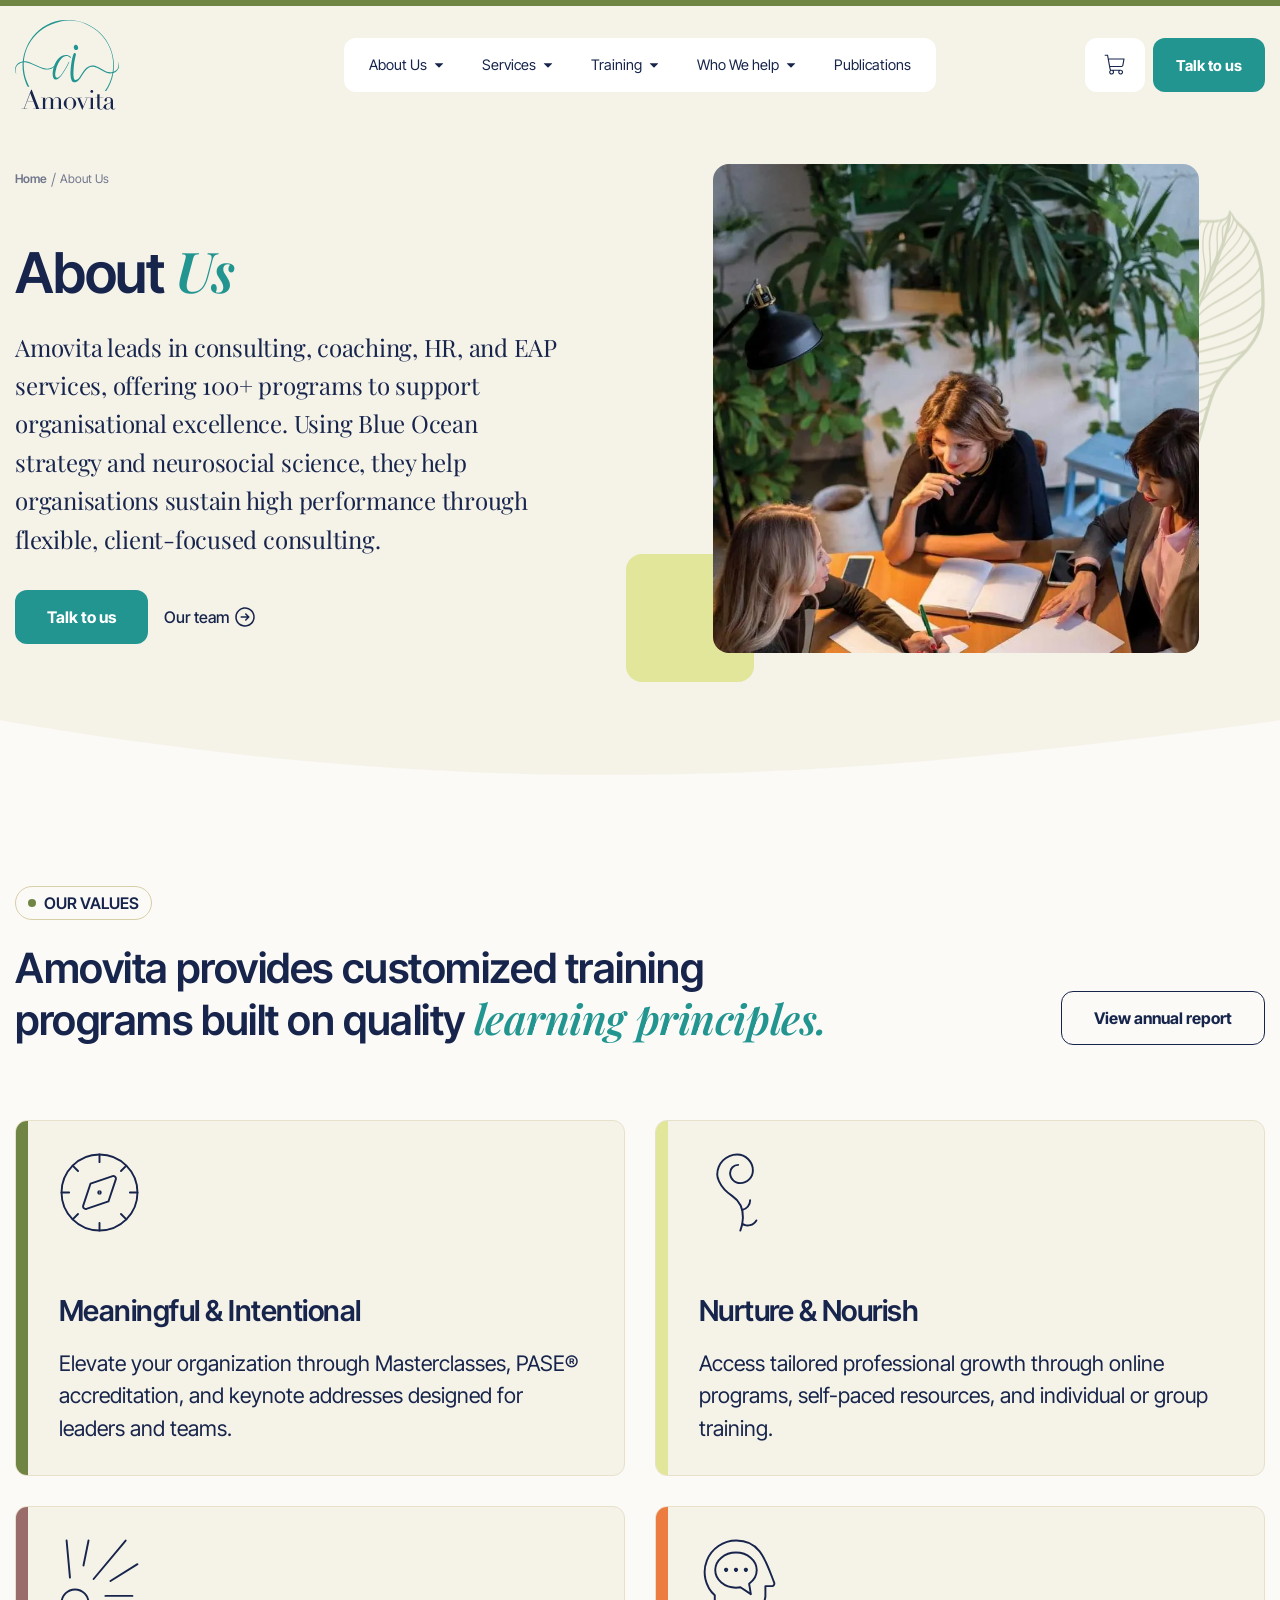
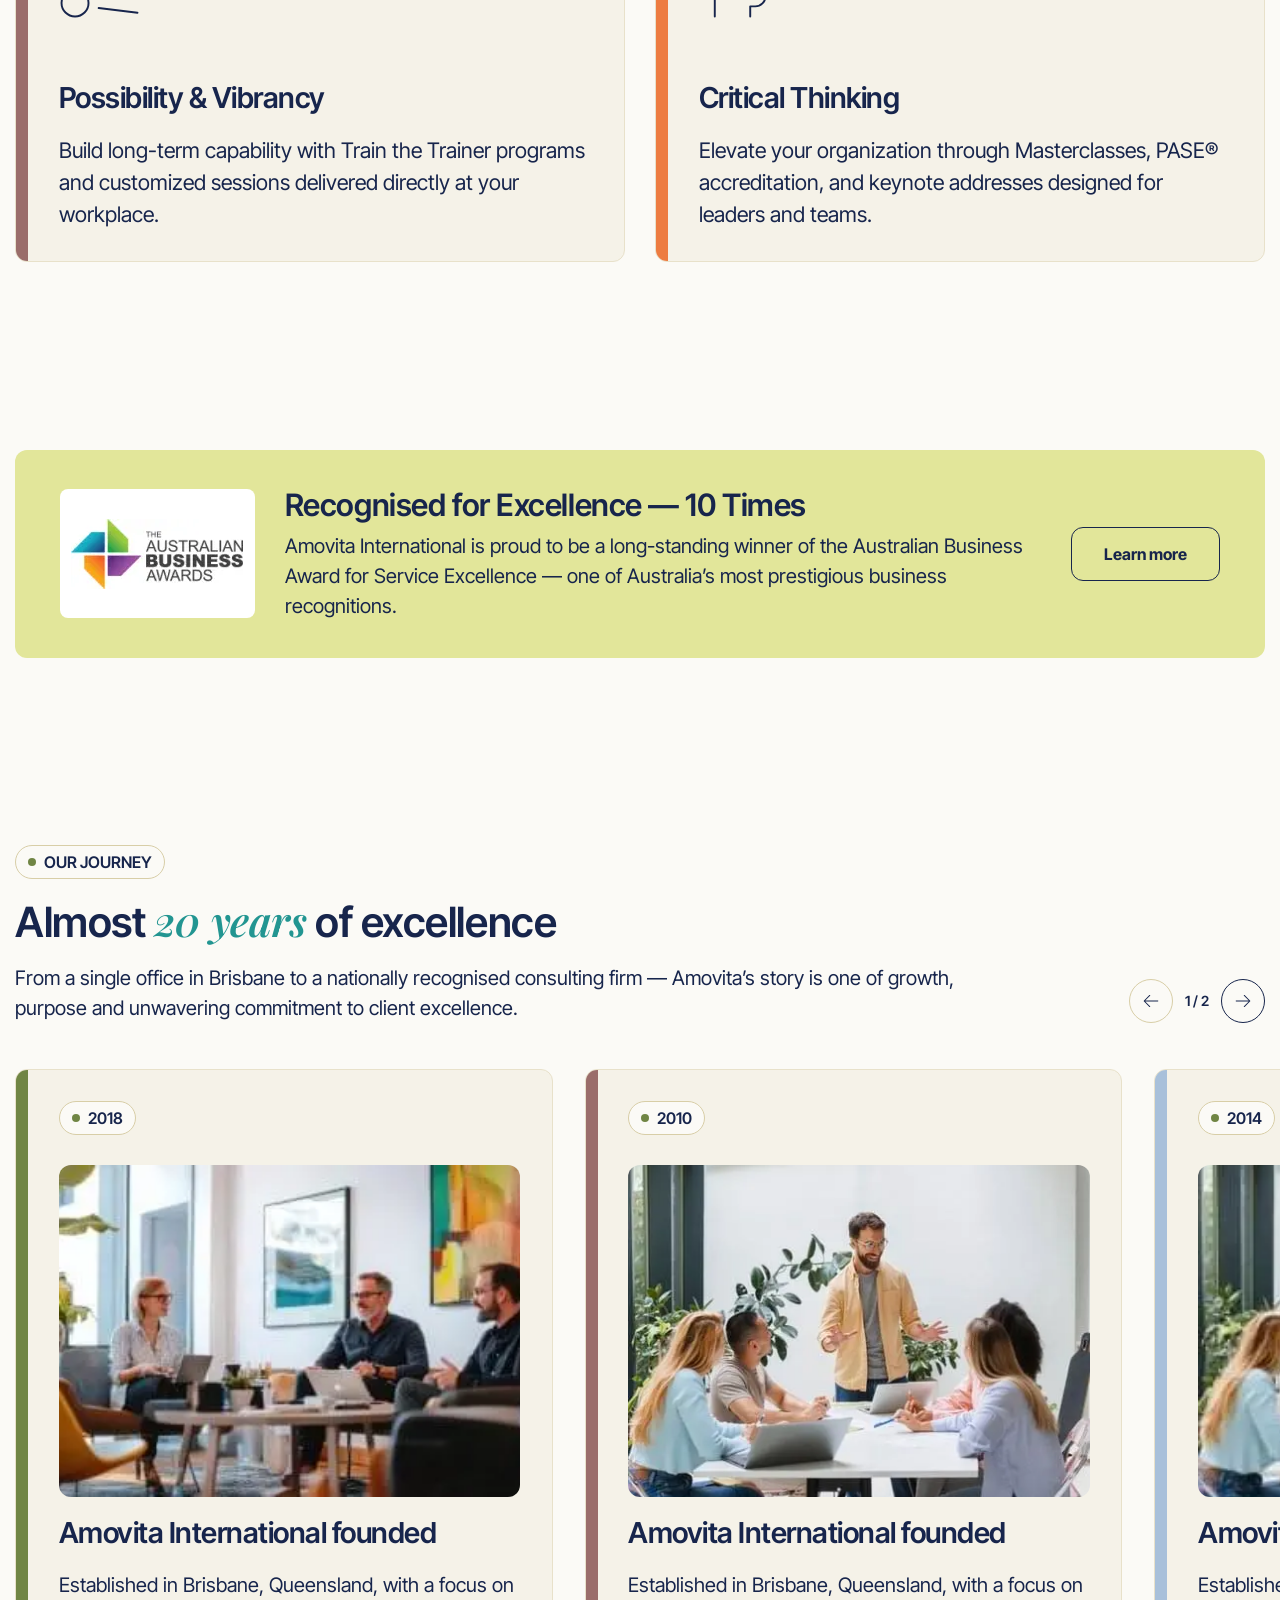
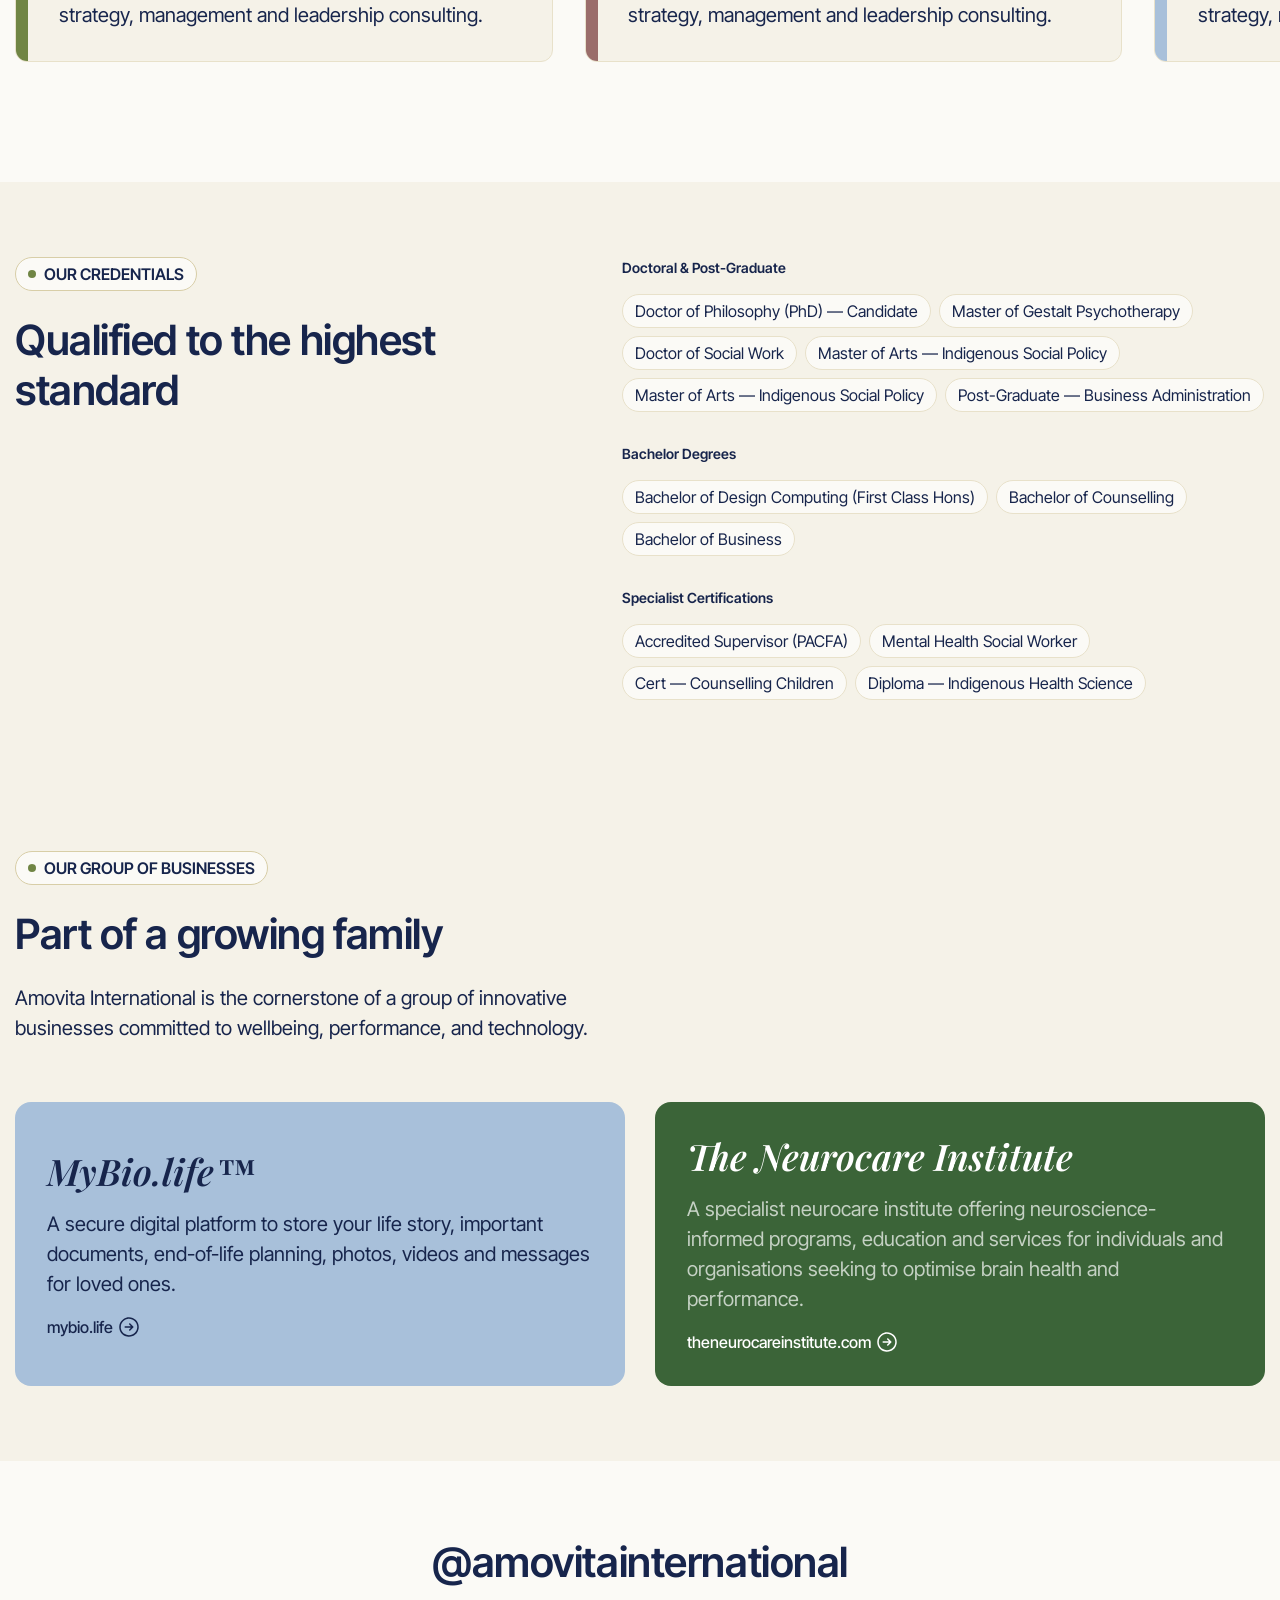
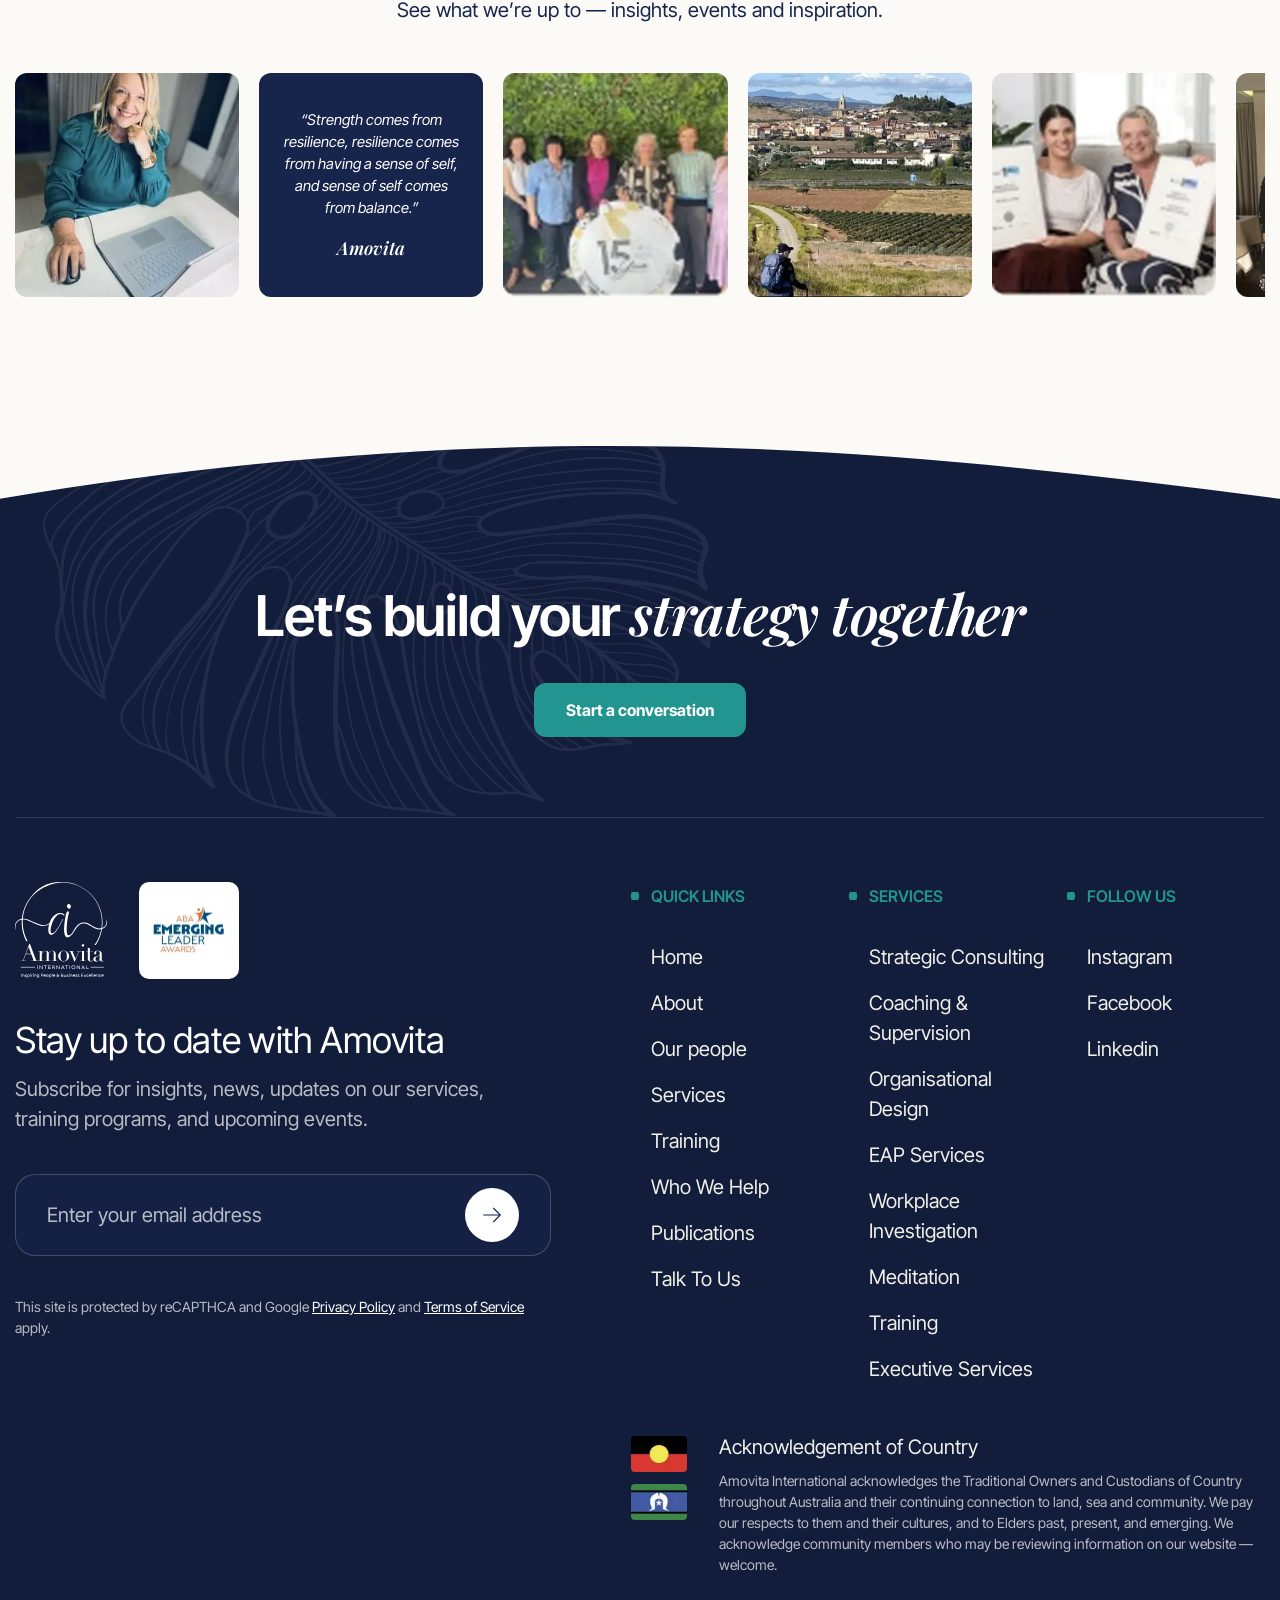
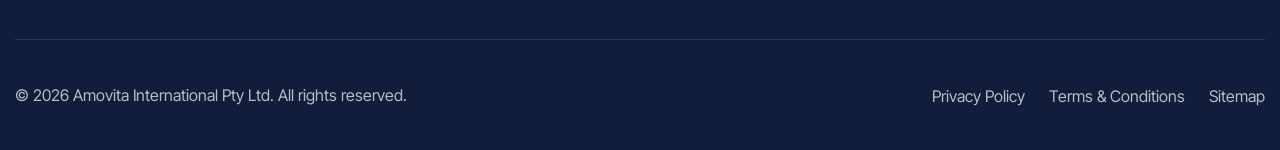
<file: about.html>
<!DOCTYPE html>
<html lang="en">

<head>
	<title>About Us — Amovita</title>
	<meta charset="UTF-8">
	<meta name="format-detection" content="telephone=no">
	<!-- <meta http-equiv="Content-Security-Policy"
         content="default-src 'self' data: blob:; font-src 'self' data: blob: https:; style-src 'self' 'unsafe-inline' data:; script-src 'self' 'unsafe-inline' 'unsafe-eval' blob:; img-src 'self' data: blob: https:; connect-src 'self' ws: wss:"> -->

	<!-- The template's default `favicon.ico` never existed and nothing in the
        build produced one, so all 12 pages 404'd on it. This is the Amovita
        ring mark cropped out of img/common/logo-dark.svg (the "Amovita"
        wordmark below it is illegible at favicon size) and it ships through
        the normal image pipeline. -->
	<link rel="icon" type="image/svg+xml" href="img/common/favicon.svg">
	<meta name="viewport" content="width=device-width, initial-scale=1.0">

	<!-- Fonts: Playfair Display (400, 600, 600i) + Inter Tight (300, 400, 500, 600, 700, 400i) -->
	<!-- Playfair 400 (Regular) drives the interior-page lede paragraphs (about/services/
        contact/our-people/who-we-help/training/industry/service-details/publications/
        profile); without it those ledes fell back to the 600 face and rendered too heavy. -->
	<!-- Inter Tight 300 (Light) is used by ONE glyph: the breadcrumb "/" separator, whose
        hairline stroke in the design comes from a Light display face (Figma 417:14683).
        At 400 the slash reads as a heavy bar next to the 12px crumb labels. -->
	<link rel="preconnect" href="https://fonts.googleapis.com">
	<link rel="preconnect" href="https://fonts.gstatic.com" crossorigin>
	<link rel="stylesheet" href="https://fonts.googleapis.com/css2?family=Inter+Tight:ital,wght@0,300;0,400;0,500;0,600;0,700;1,400&family=Playfair+Display:ital,wght@0,400;0,600;1,600&display=swap&_v=20261004033121">

	<!-- Motion layer switch. Runs before the page paints, so elements that
        animate in start hidden instead of flashing into place first. With
        scripts off this line never runs and nothing is ever hidden — see
        the header of scss/project/motion.scss for the full contract. -->
	<script>
		document.documentElement.classList.add('anim');
	</script>

	<link rel="stylesheet" href="css/main.css?_v=20261004033121">
</head>

<body class="page-about">
	<div class="wrapper">
		<header class="header">
			<div class="header__container">
				<a href="index.html" class="header__logo" aria-label="Amovita — home">
					<img class="header__logo-img header__logo-img_dark" src="img/common/logo-dark.svg" alt="" width="134" height="116">
					<img class="header__logo-img header__logo-img_light" src="img/common/logo-white.svg" alt="" width="134" height="116">
				</a>

				<nav class="header__nav" aria-label="Primary">
					<div class="header__panel-top">
						<a href="index.html" class="header__panel-logo" aria-label="Amovita — home">
							<img src="img/common/logo-white.svg" alt="" width="134" height="116">
						</a>
						<button type="button" class="header__close" aria-label="Close menu">
							<svg aria-hidden="true">
								<use href="img/icons/icons.svg#svg-close"></use>
							</svg>
						</button>
					</div>
					<ul class="header__menu">
						<li class="header__item header__item_has-drop header__item_about">
							<button type="button" class="header__link header__toggle" aria-expanded="false" aria-haspopup="true">
								About Us
								<svg class="header__caret" aria-hidden="true">
									<use href="img/icons/icons.svg#svg-caret-down"></use>
								</svg>
							</button>
							<div class="header__drop">
								<ul class="header__submenu">
									<li><a href="about.html" class="header__sublink">About Us</a></li>
									<li><a href="our-people.html" class="header__sublink">Our People</a></li>
								</ul>
							</div>
						</li>
						<li class="header__item header__item_has-drop header__item_services">
							<button type="button" class="header__link header__toggle" aria-expanded="false" aria-haspopup="true">
								Services
								<svg class="header__caret" aria-hidden="true">
									<use href="img/icons/icons.svg#svg-caret-down"></use>
								</svg>
							</button>
							<div class="header__drop">
								<ul class="header__submenu">
									<li><a href="services.html#strategic-consulting" class="header__sublink">Strategic Consulting</a></li>
									<li><a href="services.html#coaching-supervision" class="header__sublink">Coaching &amp; Supervision</a></li>
									<li><a href="services.html#organisational-design" class="header__sublink">Organisational Design</a></li>
									<li><a href="services.html#eap-services" class="header__sublink">EAP Services</a></li>
									<li><a href="services.html#workplace-investigation" class="header__sublink">Workplace Investigation</a></li>
									<li><a href="services.html#mediation" class="header__sublink">Mediation</a></li>
									<li><a href="services.html#executive-services" class="header__sublink">Executive Services</a></li>
									<li class="header__subitem_all">
										<a href="services.html" class="header__sublink header__sublink_all">
											View all
											<svg aria-hidden="true">
												<use href="img/icons/icons.svg#svg-arrow-right"></use>
											</svg>
										</a>
									</li>
								</ul>
							</div>
						</li>
						<li class="header__item header__item_has-drop header__item_training">
							<button type="button" class="header__link header__toggle" aria-expanded="false" aria-haspopup="true">
								Training
								<svg class="header__caret" aria-hidden="true">
									<use href="img/icons/icons.svg#svg-caret-down"></use>
								</svg>
							</button>
							<div class="header__drop">
								<ul class="header__submenu">
									<li><a href="training-overview.html" class="header__sublink">Training Overview</a></li>
									<li><a href="training-calendar.html" class="header__sublink">Training Calendar</a></li>
									<li><a href="training-overview.html" class="header__sublink">Training Directory</a></li>
								</ul>
							</div>
						</li>
						<li class="header__item header__item_has-drop header__item_who">
							<button type="button" class="header__link header__toggle" aria-expanded="false" aria-haspopup="true">
								Who We help
								<svg class="header__caret" aria-hidden="true">
									<use href="img/icons/icons.svg#svg-caret-down"></use>
								</svg>
							</button>
							<div class="header__drop">
								<ul class="header__submenu">
									<li><a href="industry-detail.html" class="header__sublink">Construction &amp; Property</a></li>
									<li><a href="industry-detail.html" class="header__sublink">Manufacturing &amp; Industrial</a></li>
									<li><a href="industry-detail.html" class="header__sublink">Mining &amp; Resources</a></li>
									<li><a href="industry-detail.html" class="header__sublink">Transport &amp; Logistics</a></li>
									<li class="header__subitem_all">
										<a href="who-we-help.html" class="header__sublink header__sublink_all">
											View all
											<svg aria-hidden="true">
												<use href="img/icons/icons.svg#svg-arrow-right"></use>
											</svg>
										</a>
									</li>
								</ul>
							</div>
						</li>
						<li class="header__item header__item_publications">
							<a href="publications.html" class="header__link">Publications</a>
						</li>
					</ul>
					<div class="header__panel-foot">
						<a href="contact.html" class="btn btn_primary header__panel-cta">Talk to us</a>
					</div>
				</nav>

				<div class="header__actions">
					<button type="button" class="header__cart" aria-label="Cart">
						<svg class="header__cart-icon" aria-hidden="true">
							<use href="img/icons/icons.svg#svg-cart"></use>
						</svg>
						<span class="header__cart-count" data-cart-count aria-hidden="true" hidden>0</span>
					</button>
					<a href="contact.html" class="btn btn_primary header__cta">Talk to us</a>
					<button type="button" class="icon-menu header__burger" aria-label="Open menu"><span></span></button>
				</div>
			</div>
		</header>

		<main class="page">

			<!-- ================================================ ABOUT HERO -->
			<section class="about-hero">
				<div class="about-hero__inner container">
					<div class="about-hero__col" data-anim-stagger="90">
						<nav class="about-hero__crumbs" aria-label="Breadcrumb" data-anim="fade-up">
							<a href="index.html" class="about-hero__crumb">Home</a>
							<span class="about-hero__crumb-sep" aria-hidden="true">/</span>
							<span class="about-hero__crumb about-hero__crumb_current">About Us</span>
						</nav>

						<h1 class="about-hero__title" data-anim="fade-up">About <em>Us</em></h1>
						<p class="about-hero__lede" data-anim="fade-up">Amovita leads in consulting, coaching, HR, and EAP services, offering 100+ programs to support organisational excellence. Using Blue Ocean strategy and neurosocial science, they help organisations sustain high performance through flexible, client-focused consulting.</p>

						<div class="about-hero__actions" data-anim="fade-up">
							<a href="#" class="btn btn_primary">Talk to us</a>
							<a href="#" class="btn btn_link about-hero__link">
								Our team
								<svg aria-hidden="true">
									<use href="img/icons/icons.svg#svg-arrow-circle-right"></use>
								</svg>
							</a>
						</div>
					</div>

					<!-- Whole photo frame rises in after the text; the faint
                    leaf inside drifts on scroll + a little toward the
                    pointer — the one spot on this page a parallax reads as
                    depth rather than decoration for its own sake. -->
					<div class="about-hero__media" data-anim="fade-up" data-anim-delay="220">
						<img class="about-hero__leaf" src="img/about/about-hero-leaf.svg" alt="" data-parallax="0.05" data-parallax-mouse="12" aria-hidden="true">
						<picture><source srcset="img/about/about-hero.webp" type="image/webp"><img class="about-hero__photo" src="img/about/about-hero.jpg" alt="Amovita consultants collaborating around a table" width="639" height="550"></picture>
					</div>
				</div>
				<img class="about-hero__wave" src="img/common/wave-cream.svg" alt="" aria-hidden="true">
			</section>

			<!-- =================================================== OUR VALUES -->
			<section class="about-values">
				<div class="about-values__inner container">
					<div class="about-values__head" data-anim-stagger="90">
						<div class="about-values__head-text">
							<span class="label" data-anim="fade-up"><span class="label__dot" aria-hidden="true"></span>Our Values</span>
							<h2 class="about-values__title" data-anim="fade-up">Amovita provides customized training programs built on quality <em>learning principles.</em></h2>
						</div>
						<a href="#" class="btn btn_outline about-values__report" data-anim="fade-up">View annual report</a>
					</div>

					<div class="about-values__grid" data-anim-stagger="80">
						<article class="about-values__card about-values__card_olive" data-anim="fade-up">
							<img class="about-values__icon" src="img/about/value-compass.svg" alt="" width="84" height="84" aria-hidden="true">
							<div class="about-values__card-body">
								<h3 class="about-values__card-title">Meaningful &amp; Intentional</h3>
								<p class="about-values__card-text">Elevate your organization through Masterclasses, PASE&reg; accreditation, and keynote addresses designed for leaders and teams.</p>
							</div>
						</article>

						<article class="about-values__card about-values__card_sunlight" data-anim="fade-up">
							<img class="about-values__icon" src="img/about/value-nurture.svg" alt="" width="84" height="84" aria-hidden="true">
							<div class="about-values__card-body">
								<h3 class="about-values__card-title">Nurture &amp; Nourish</h3>
								<p class="about-values__card-text">Access tailored professional growth through online programs, self-paced resources, and individual or group training.</p>
							</div>
						</article>

						<article class="about-values__card about-values__card_terracotta" data-anim="fade-up">
							<img class="about-values__icon" src="img/about/value-possibility.svg" alt="" width="84" height="84" aria-hidden="true">
							<div class="about-values__card-body">
								<h3 class="about-values__card-title">Possibility &amp; Vibrancy</h3>
								<p class="about-values__card-text">Build long-term capability with Train the Trainer programs and customized sessions delivered directly at your workplace.</p>
							</div>
						</article>

						<article class="about-values__card about-values__card_orange" data-anim="fade-up">
							<img class="about-values__icon" src="img/about/value-critical.svg" alt="" width="84" height="84" aria-hidden="true">
							<div class="about-values__card-body">
								<h3 class="about-values__card-title">Critical Thinking</h3>
								<p class="about-values__card-text">Elevate your organization through Masterclasses, PASE&reg; accreditation, and keynote addresses designed for leaders and teams.</p>
							</div>
						</article>
					</div>
				</div>
			</section>

			<!-- ================================================= AWARD BANNER -->
			<section class="about-award">
				<div class="about-award__inner container">
					<div class="about-award__card" data-anim="fade-up">
						<div class="about-award__badge">
							<picture><source srcset="img/common/hero-award.webp" type="image/webp"><img src="img/common/hero-award.png" alt="The Australian Business Awards" width="172" height="70"></picture>
						</div>
						<div class="about-award__body">
							<h2 class="about-award__title">Recognised for Excellence &mdash; 10 Times</h2>
							<p class="about-award__text">Amovita International is proud to be a long-standing winner of the Australian Business Award for Service Excellence &mdash; one of Australia&rsquo;s most prestigious business recognitions.</p>
						</div>
						<a href="#" class="btn btn_outline about-award__cta">Learn more</a>
					</div>
				</div>
			</section>

			<!-- ================================================= OUR JOURNEY -->
			<section class="about-timeline">
				<div class="about-timeline__inner container">
					<div class="about-timeline__top">
						<div class="about-timeline__head" data-anim-stagger="90">
							<span class="label" data-anim="fade-up"><span class="label__dot" aria-hidden="true"></span>Our Journey</span>
							<h2 class="about-timeline__title" data-anim="fade-up">Almost <em>20 years</em> of excellence</h2>
							<p class="about-timeline__text" data-anim="fade-up">From a single office in Brisbane to a nationally recognised consulting firm &mdash; Amovita&rsquo;s story is one of growth, purpose and unwavering commitment to client excellence.</p>
						</div>

						<div class="about-timeline__nav" role="group" aria-label="Timeline milestones">
							<button type="button" class="about-timeline__arrow about-timeline__arrow_prev" aria-label="Previous milestone">
								<svg aria-hidden="true">
									<use href="img/icons/icons.svg#svg-chevron-left"></use>
								</svg>
							</button>
							<span class="about-timeline__count" aria-live="polite">1 / 3</span>
							<button type="button" class="about-timeline__arrow about-timeline__arrow_next" aria-label="Next milestone">
								<svg aria-hidden="true">
									<use href="img/icons/icons.svg#svg-chevron-right"></use>
								</svg>
							</button>
						</div>
					</div>

					<!-- Swiper carousel (init: js/files/sliders.js). The BEM block
                    classes carry all the styling; the .swiper/.swiper-wrapper/
                    .swiper-slide classes are the library hooks only. -->
					<!-- Reveal the carousel as one block; Swiper owns the slide
                    positions, so individual slides carry no data-anim. -->
					<div class="about-timeline__track swiper" data-anim="fade-up" data-anim-delay="120">
						<div class="about-timeline__wrapper swiper-wrapper">
							<article class="about-timeline__card about-timeline__card_olive swiper-slide">
								<span class="label about-timeline__year"><span class="label__dot" aria-hidden="true"></span>2018</span>
								<div class="about-timeline__card-body">
									<picture><source srcset="img/about/about-timeline-1.webp" type="image/webp"><img class="about-timeline__photo" src="img/about/about-timeline-1.jpg" alt="Amovita team members collaborating in 2018" width="514" height="370"></picture>
									<h3 class="about-timeline__card-title">Amovita International founded</h3>
									<p class="about-timeline__card-text">Established in Brisbane, Queensland, with a focus on strategy, management and leadership consulting.</p>
								</div>
							</article>

							<article class="about-timeline__card about-timeline__card_terracotta swiper-slide">
								<span class="label about-timeline__year"><span class="label__dot" aria-hidden="true"></span>2010</span>
								<div class="about-timeline__card-body">
									<picture><source srcset="img/about/about-timeline-2.webp" type="image/webp"><img class="about-timeline__photo" src="img/about/about-timeline-2.jpg" alt="Amovita team members collaborating in 2010" width="514" height="370"></picture>
									<h3 class="about-timeline__card-title">Amovita International founded</h3>
									<p class="about-timeline__card-text">Established in Brisbane, Queensland, with a focus on strategy, management and leadership consulting.</p>
								</div>
							</article>

							<article class="about-timeline__card about-timeline__card_blue swiper-slide">
								<span class="label about-timeline__year"><span class="label__dot" aria-hidden="true"></span>2014</span>
								<div class="about-timeline__card-body">
									<picture><source srcset="img/about/about-timeline-3.webp" type="image/webp"><img class="about-timeline__photo" src="img/about/about-timeline-3.jpg" alt="Amovita team members collaborating in 2014" width="514" height="370"></picture>
									<h3 class="about-timeline__card-title">Amovita International founded</h3>
									<p class="about-timeline__card-text">Established in Brisbane, Queensland, with a focus on strategy, management and leadership consulting.</p>
								</div>
							</article>
						</div>
					</div>
				</div>
			</section>

			<!-- =============================================== CREDENTIALS -->
			<section class="about-quals">
				<div class="about-quals__inner container">
					<div class="about-quals__intro" data-anim-stagger="90">
						<span class="label" data-anim="fade-up"><span class="label__dot" aria-hidden="true"></span>Our Credentials</span>
						<h2 class="about-quals__title" data-anim="fade-up">Qualified to the highest standard</h2>
					</div>

					<div class="about-quals__groups" data-anim-stagger="90">
						<div class="about-quals__group" data-anim="fade-up">
							<h3 class="about-quals__group-title">Doctoral &amp; Post-Graduate</h3>
							<div class="about-quals__badges">
								<span class="about-quals__badge">Doctor of Philosophy (PhD) &mdash; Candidate</span>
								<span class="about-quals__badge">Master of Gestalt Psychotherapy</span>
								<span class="about-quals__badge">Doctor of Social Work</span>
								<span class="about-quals__badge">Master of Arts &mdash; Indigenous Social Policy</span>
								<span class="about-quals__badge">Master of Arts &mdash; Indigenous Social Policy</span>
								<span class="about-quals__badge">Post-Graduate &mdash; Business Administration</span>
							</div>
						</div>

						<div class="about-quals__group" data-anim="fade-up">
							<h3 class="about-quals__group-title">Bachelor Degrees</h3>
							<div class="about-quals__badges">
								<span class="about-quals__badge">Bachelor of Design Computing (First Class Hons)</span>
								<span class="about-quals__badge">Bachelor of Counselling</span>
								<span class="about-quals__badge">Bachelor of Business</span>
							</div>
						</div>

						<div class="about-quals__group" data-anim="fade-up">
							<h3 class="about-quals__group-title">Specialist Certifications</h3>
							<div class="about-quals__badges">
								<span class="about-quals__badge">Accredited Supervisor (PACFA)</span>
								<span class="about-quals__badge">Mental Health Social Worker</span>
								<span class="about-quals__badge">Cert &mdash; Counselling Children</span>
								<span class="about-quals__badge">Diploma &mdash; Indigenous Health Science</span>
							</div>
						</div>
					</div>
				</div>
			</section>

			<!-- ============================================ GROUP OF BUSINESSES -->
			<section class="about-group">
				<div class="about-group__inner container">
					<div class="about-group__head" data-anim-stagger="90">
						<span class="label" data-anim="fade-up"><span class="label__dot" aria-hidden="true"></span>Our Group of Businesses</span>
						<h2 class="about-group__title" data-anim="fade-up">Part of a growing family</h2>
						<p class="about-group__text" data-anim="fade-up">Amovita International is the cornerstone of a group of innovative businesses committed to wellbeing, performance, and technology.</p>
					</div>

					<div class="about-group__grid" data-anim-stagger="110">
						<article class="about-group__card about-group__card_blue" data-anim="fade-up">
							<h3 class="about-group__card-title">MyBio.life&trade;</h3>
							<p class="about-group__card-text">A secure digital platform to store your life story, important documents, end-of-life planning, photos, videos and messages for loved ones.</p>
							<a href="#" class="btn btn_link about-group__card-link">
								mybio.life
								<svg aria-hidden="true">
									<use href="img/icons/icons.svg#svg-arrow-circle-right"></use>
								</svg>
							</a>
						</article>

						<article class="about-group__card about-group__card_green" data-anim="fade-up">
							<h3 class="about-group__card-title">The Neurocare Institute</h3>
							<p class="about-group__card-text">A specialist neurocare institute offering neuroscience-informed programs, education and services for individuals and organisations seeking to optimise brain health and performance.</p>
							<a href="#" class="btn btn_link btn_light about-group__card-link">
								theneurocareinstitute.com
								<svg aria-hidden="true">
									<use href="img/icons/icons.svg#svg-arrow-circle-right"></use>
								</svg>
							</a>
						</article>
					</div>
				</div>
			</section>

			<!-- ==================================================== INSTAGRAM -->
			<section class="instagram">
				<div class="instagram__inner container">
					<div class="instagram__head" data-anim="fade-up">
						<h2 class="instagram__title">@amovitainternational</h2>
						<p class="instagram__text">See what we&rsquo;re up to &mdash; insights, events and inspiration.</p>
					</div>

					<!-- Swiper: autoplaying, looping feed of square cards (one
                    slide is the quote card, not a photo). Six unique slides,
                    duplicated once so loop mode has enough slides for a
                    seamless wrap at every slidesPerView (the second set is
                    aria-hidden to avoid double-reading). Init + breakpoints
                    in js/files/sliders.js — same shared section as Home. -->
					<div class="instagram__slider swiper" data-anim="fade-up">
						<div class="instagram__track swiper-wrapper">
							<a href="#" class="instagram__item swiper-slide"><picture><source srcset="img/about/about-insta-1.webp" type="image/webp"><img src="img/about/about-insta-1.jpg" alt="Amovita on Instagram"></picture></a>
							<a href="#" class="instagram__item about-instagram-quote swiper-slide">
								<span class="about-instagram-quote__text">&ldquo;Strength comes from resilience, resilience comes from having a sense of self, and sense of self comes from balance.&rdquo;</span>
								<span class="about-instagram-quote__mark" aria-hidden="true">Amovita</span>
							</a>
							<a href="#" class="instagram__item swiper-slide"><picture><source srcset="img/about/about-insta-3.webp" type="image/webp"><img src="img/about/about-insta-3.jpg" alt="Amovita on Instagram"></picture></a>
							<a href="#" class="instagram__item swiper-slide"><picture><source srcset="img/about/about-insta-4.webp" type="image/webp"><img src="img/about/about-insta-4.jpg" alt="Amovita on Instagram"></picture></a>
							<a href="#" class="instagram__item swiper-slide"><picture><source srcset="img/about/about-insta-5.webp" type="image/webp"><img src="img/about/about-insta-5.jpg" alt="Amovita on Instagram"></picture></a>
							<a href="#" class="instagram__item swiper-slide"><picture><source srcset="img/about/about-insta-6.webp" type="image/webp"><img src="img/about/about-insta-6.jpg" alt="Amovita on Instagram"></picture></a>
							<a href="#" class="instagram__item swiper-slide" aria-hidden="true" tabindex="-1"><picture><source srcset="img/about/about-insta-1.webp" type="image/webp"><img src="img/about/about-insta-1.jpg" alt=""></picture></a>
							<a href="#" class="instagram__item about-instagram-quote swiper-slide" aria-hidden="true" tabindex="-1">
								<span class="about-instagram-quote__text">&ldquo;Strength comes from resilience, resilience comes from having a sense of self, and sense of self comes from balance.&rdquo;</span>
								<span class="about-instagram-quote__mark" aria-hidden="true">Amovita</span>
							</a>
							<a href="#" class="instagram__item swiper-slide" aria-hidden="true" tabindex="-1"><picture><source srcset="img/about/about-insta-3.webp" type="image/webp"><img src="img/about/about-insta-3.jpg" alt=""></picture></a>
							<a href="#" class="instagram__item swiper-slide" aria-hidden="true" tabindex="-1"><picture><source srcset="img/about/about-insta-4.webp" type="image/webp"><img src="img/about/about-insta-4.jpg" alt=""></picture></a>
							<a href="#" class="instagram__item swiper-slide" aria-hidden="true" tabindex="-1"><picture><source srcset="img/about/about-insta-5.webp" type="image/webp"><img src="img/about/about-insta-5.jpg" alt=""></picture></a>
							<a href="#" class="instagram__item swiper-slide" aria-hidden="true" tabindex="-1"><picture><source srcset="img/about/about-insta-6.webp" type="image/webp"><img src="img/about/about-insta-6.jpg" alt=""></picture></a>
						</div>
					</div>
				</div>
			</section>

		</main>
		<footer class="footer">
			<img class="footer__wave" src="img/common/wave-cream.svg" alt="" aria-hidden="true">

			<div class="footer__container">
				<div class="footer__cta">
					<h2 class="footer__cta-title">Let&rsquo;s build your <em>strategy together</em></h2>
					<a href="#" class="btn btn_primary">Start a conversation</a>
				</div>

				<span class="footer__divider" aria-hidden="true"></span>

				<div class="footer__columns">
					<div class="footer__left">
						<div class="footer__brand">
							<a href="index.html" class="footer__logo" aria-label="Amovita International — home">
								<img src="img/common/logo-white-footer.svg" alt="Amovita International" width="92" height="96">
							</a>
							<div class="footer__badge">
								<picture><source srcset="img/common/awards-badge.webp" type="image/webp"><img src="img/common/awards-badge.png" alt="ABA Emerging Leader Awards" width="78" height="53"></picture>
							</div>
						</div>

						<div class="footer__news">
							<h3 class="footer__news-title">Stay up to date with Amovita</h3>
							<p class="footer__news-text">Subscribe for insights, news, updates on our services, training programs, and upcoming events.</p>
						</div>

						<form class="footer__form form-email" action="#" method="post">
							<input type="email" class="form-email__input" name="email" placeholder="Enter your email address" aria-label="Email address">
							<button type="submit" class="form-email__submit btn btn_round" aria-label="Subscribe">
								<svg aria-hidden="true">
									<use href="img/icons/icons.svg#svg-arrow-right"></use>
								</svg>
							</button>
						</form>

						<p class="footer__recaptcha">This site is protected by reCAPTHCA and Google <a href="#" class="footer__recaptcha-link">Privacy Policy</a> and <a href="#" class="footer__recaptcha-link">Terms of Service</a> apply.</p>
					</div>

					<div class="footer__right">
						<div class="footer__nav">
							<div class="footer__nav-col">
								<p class="footer__nav-head"><span class="footer__nav-bullet" aria-hidden="true"></span>Quick Links<span class="footer__nav-toggle" aria-hidden="true"></span></p>
								<ul class="footer__nav-list">
									<li><a href="index.html" class="footer__nav-link">Home</a></li>
									<li><a href="about.html" class="footer__nav-link">About</a></li>
									<li><a href="our-people.html" class="footer__nav-link">Our people</a></li>
									<li><a href="services.html" class="footer__nav-link">Services</a></li>
									<li><a href="training-overview.html" class="footer__nav-link">Training</a></li>
									<li><a href="who-we-help.html" class="footer__nav-link">Who We Help</a></li>
									<li><a href="publications.html" class="footer__nav-link">Publications</a></li>
									<li><a href="contact.html" class="footer__nav-link">Talk To Us</a></li>
								</ul>
							</div>

							<div class="footer__nav-col">
								<p class="footer__nav-head"><span class="footer__nav-bullet" aria-hidden="true"></span>Services<span class="footer__nav-toggle" aria-hidden="true"></span></p>
								<ul class="footer__nav-list">
									<li><a href="service-details.html" class="footer__nav-link">Strategic Consulting</a></li>
									<li><a href="service-details.html" class="footer__nav-link">Coaching &amp; Supervision</a></li>
									<li><a href="service-details.html" class="footer__nav-link">Organisational Design</a></li>
									<li><a href="service-details.html" class="footer__nav-link">EAP Services</a></li>
									<li><a href="service-details.html" class="footer__nav-link">Workplace Investigation</a></li>
									<li><a href="service-details.html" class="footer__nav-link">Meditation</a></li>
									<li><a href="service-details.html" class="footer__nav-link">Training</a></li>
									<li><a href="service-details.html" class="footer__nav-link">Executive Services</a></li>
								</ul>
							</div>

							<div class="footer__nav-col">
								<p class="footer__nav-head"><span class="footer__nav-bullet" aria-hidden="true"></span>Follow Us<span class="footer__nav-toggle" aria-hidden="true"></span></p>
								<ul class="footer__nav-list">
									<li><a href="#" class="footer__nav-link">Instagram</a></li>
									<li><a href="#" class="footer__nav-link">Facebook</a></li>
									<li><a href="#" class="footer__nav-link">Linkedin</a></li>
								</ul>
							</div>
						</div>

						<div class="footer__ack">
							<div class="footer__flags">
								<picture><source srcset="img/common/flag-aboriginal.webp" type="image/webp"><img class="footer__flag" src="img/common/flag-aboriginal.png" alt="Aboriginal flag" width="56" height="36"></picture>
								<picture><source srcset="img/common/flag-tsi.webp" type="image/webp"><img class="footer__flag" src="img/common/flag-tsi.png" alt="Torres Strait Islander flag" width="56" height="36"></picture>
							</div>
							<div class="footer__ack-text">
								<h4 class="footer__ack-title">Acknowledgement of Country</h4>
								<p class="footer__ack-body">Amovita International acknowledges the Traditional Owners and Custodians of Country throughout Australia and their continuing connection to land, sea and community. We pay our respects to them and their cultures, and to Elders past, present, and emerging. We acknowledge community members who may be reviewing information on our website &mdash; welcome.</p>
							</div>
						</div>
					</div>
				</div>

				<span class="footer__divider" aria-hidden="true"></span>

				<div class="footer__bottom">
					<p class="footer__copy">&copy; 2026 Amovita International Pty Ltd. All rights reserved.</p>
					<ul class="footer__legal">
						<li><a href="#" class="footer__legal-link">Privacy Policy</a></li>
						<li><a href="#" class="footer__legal-link">Terms &amp; Conditions</a></li>
						<li><a href="#" class="footer__legal-link">Sitemap</a></li>
					</ul>
				</div>
			</div>
		</footer>

	</div>
	<script src="js/main.js?_v=20261004033121"></script>
</body>

</html>
</file>
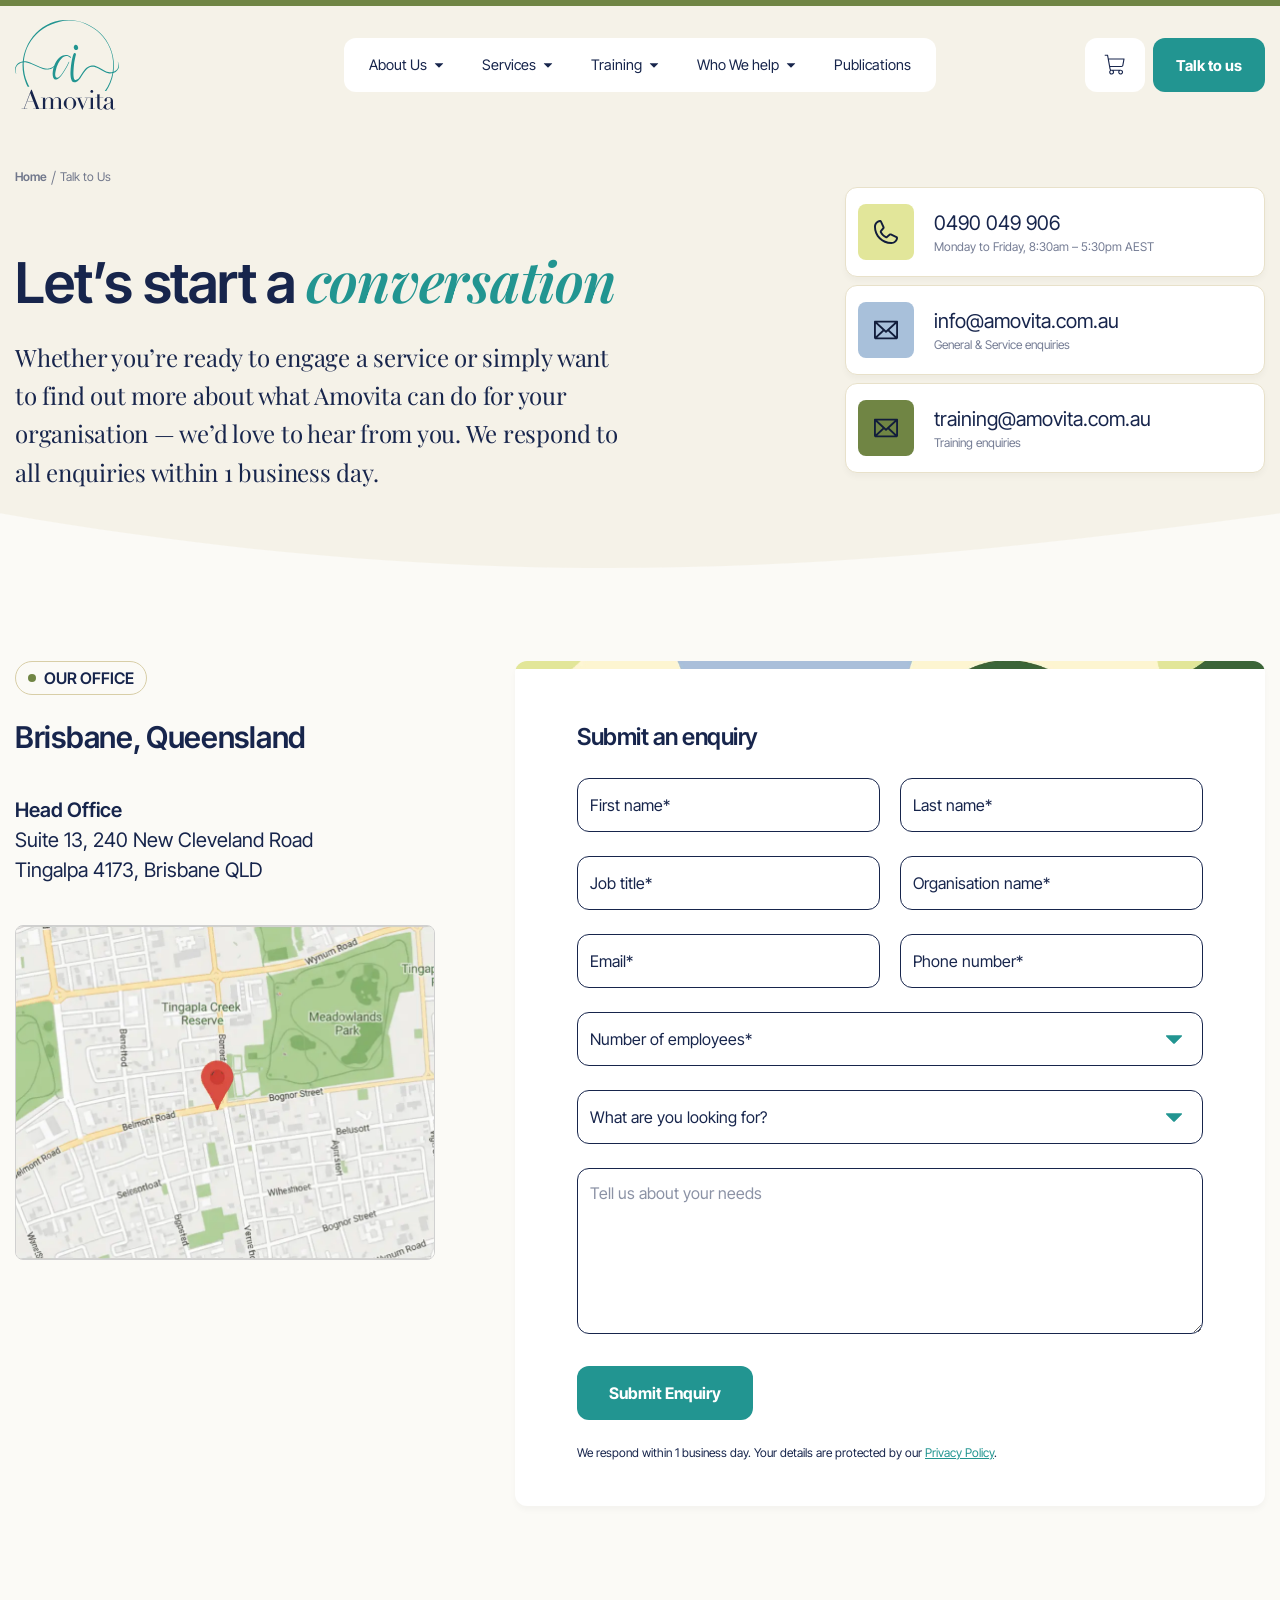
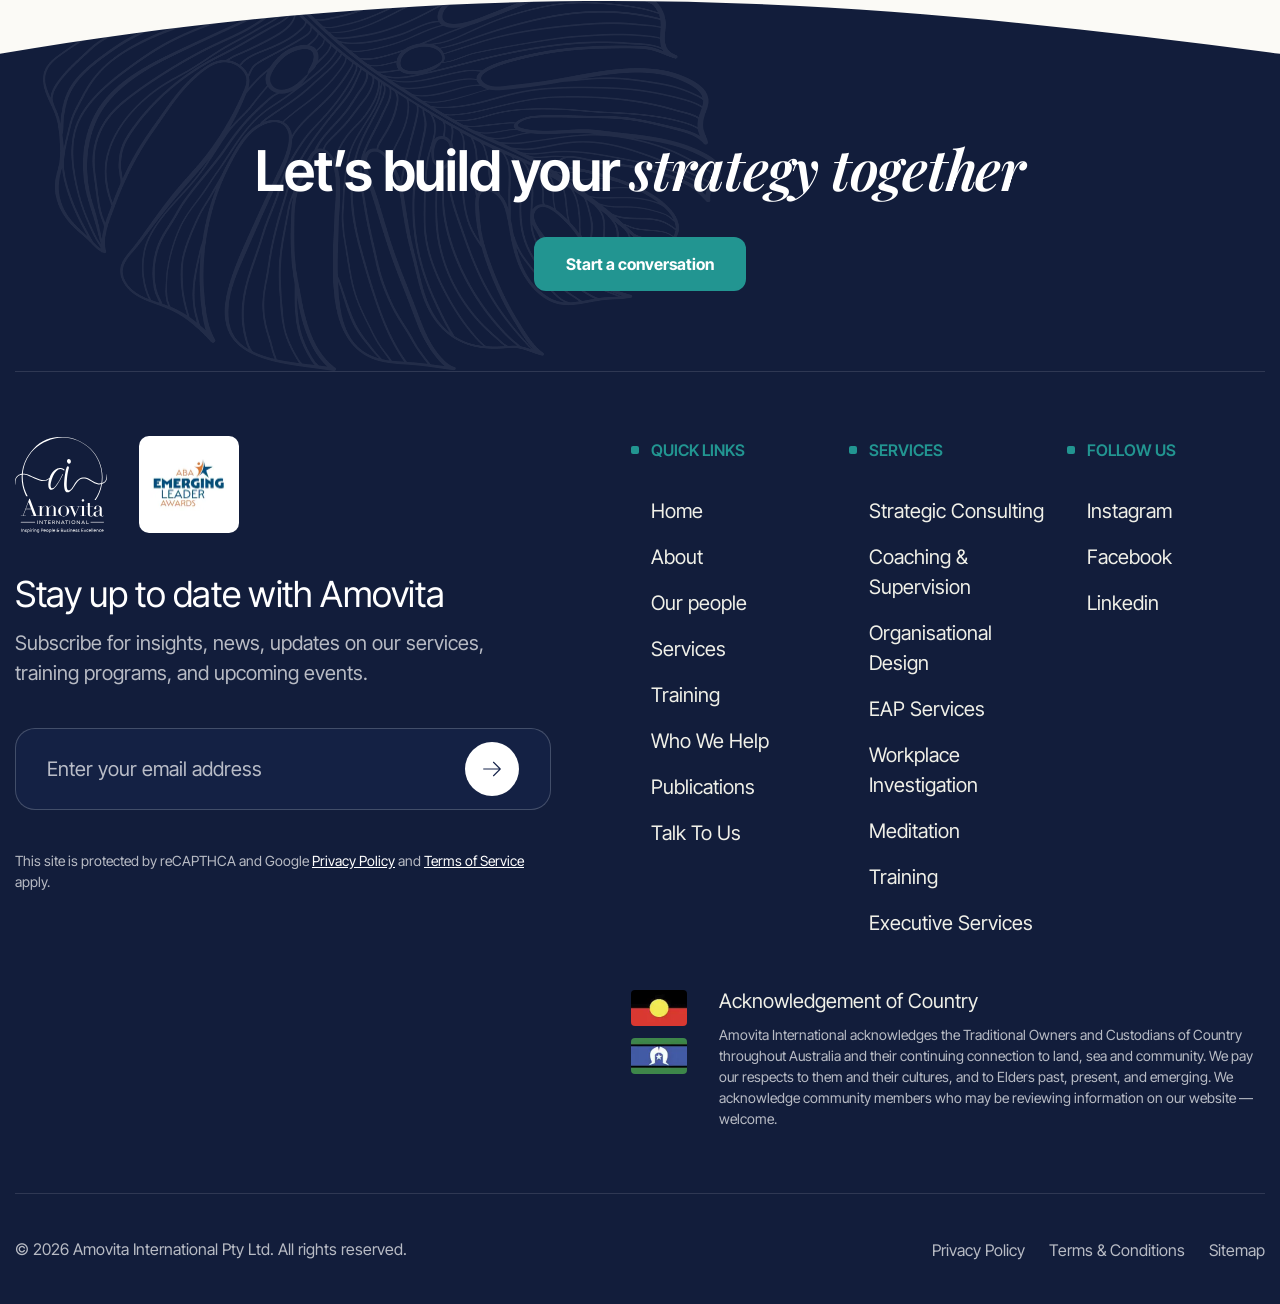
<file: contact.html>
<!DOCTYPE html>
<html lang="en">

<head>
	<title>Contact — Amovita</title>
	<meta charset="UTF-8">
	<meta name="format-detection" content="telephone=no">
	<!-- <meta http-equiv="Content-Security-Policy"
         content="default-src 'self' data: blob:; font-src 'self' data: blob: https:; style-src 'self' 'unsafe-inline' data:; script-src 'self' 'unsafe-inline' 'unsafe-eval' blob:; img-src 'self' data: blob: https:; connect-src 'self' ws: wss:"> -->

	<!-- The template's default `favicon.ico` never existed and nothing in the
        build produced one, so all 12 pages 404'd on it. This is the Amovita
        ring mark cropped out of img/common/logo-dark.svg (the "Amovita"
        wordmark below it is illegible at favicon size) and it ships through
        the normal image pipeline. -->
	<link rel="icon" type="image/svg+xml" href="img/common/favicon.svg">
	<meta name="viewport" content="width=device-width, initial-scale=1.0">

	<!-- Fonts: Playfair Display (400, 600, 600i) + Inter Tight (300, 400, 500, 600, 700, 400i) -->
	<!-- Playfair 400 (Regular) drives the interior-page lede paragraphs (about/services/
        contact/our-people/who-we-help/training/industry/service-details/publications/
        profile); without it those ledes fell back to the 600 face and rendered too heavy. -->
	<!-- Inter Tight 300 (Light) is used by ONE glyph: the breadcrumb "/" separator, whose
        hairline stroke in the design comes from a Light display face (Figma 417:14683).
        At 400 the slash reads as a heavy bar next to the 12px crumb labels. -->
	<link rel="preconnect" href="https://fonts.googleapis.com">
	<link rel="preconnect" href="https://fonts.gstatic.com" crossorigin>
	<link rel="stylesheet" href="https://fonts.googleapis.com/css2?family=Inter+Tight:ital,wght@0,300;0,400;0,500;0,600;0,700;1,400&family=Playfair+Display:ital,wght@0,400;0,600;1,600&display=swap&_v=20261004033121">

	<!-- Motion layer switch. Runs before the page paints, so elements that
        animate in start hidden instead of flashing into place first. With
        scripts off this line never runs and nothing is ever hidden — see
        the header of scss/project/motion.scss for the full contract. -->
	<script>
		document.documentElement.classList.add('anim');
	</script>

	<link rel="stylesheet" href="css/main.css?_v=20261004033121">
</head>

<body class="page-contact">
	<div class="wrapper">
		<header class="header">
			<div class="header__container">
				<a href="index.html" class="header__logo" aria-label="Amovita — home">
					<img class="header__logo-img header__logo-img_dark" src="img/common/logo-dark.svg" alt="" width="134" height="116">
					<img class="header__logo-img header__logo-img_light" src="img/common/logo-white.svg" alt="" width="134" height="116">
				</a>

				<nav class="header__nav" aria-label="Primary">
					<div class="header__panel-top">
						<a href="index.html" class="header__panel-logo" aria-label="Amovita — home">
							<img src="img/common/logo-white.svg" alt="" width="134" height="116">
						</a>
						<button type="button" class="header__close" aria-label="Close menu">
							<svg aria-hidden="true">
								<use href="img/icons/icons.svg#svg-close"></use>
							</svg>
						</button>
					</div>
					<ul class="header__menu">
						<li class="header__item header__item_has-drop header__item_about">
							<button type="button" class="header__link header__toggle" aria-expanded="false" aria-haspopup="true">
								About Us
								<svg class="header__caret" aria-hidden="true">
									<use href="img/icons/icons.svg#svg-caret-down"></use>
								</svg>
							</button>
							<div class="header__drop">
								<ul class="header__submenu">
									<li><a href="about.html" class="header__sublink">About Us</a></li>
									<li><a href="our-people.html" class="header__sublink">Our People</a></li>
								</ul>
							</div>
						</li>
						<li class="header__item header__item_has-drop header__item_services">
							<button type="button" class="header__link header__toggle" aria-expanded="false" aria-haspopup="true">
								Services
								<svg class="header__caret" aria-hidden="true">
									<use href="img/icons/icons.svg#svg-caret-down"></use>
								</svg>
							</button>
							<div class="header__drop">
								<ul class="header__submenu">
									<li><a href="services.html#strategic-consulting" class="header__sublink">Strategic Consulting</a></li>
									<li><a href="services.html#coaching-supervision" class="header__sublink">Coaching &amp; Supervision</a></li>
									<li><a href="services.html#organisational-design" class="header__sublink">Organisational Design</a></li>
									<li><a href="services.html#eap-services" class="header__sublink">EAP Services</a></li>
									<li><a href="services.html#workplace-investigation" class="header__sublink">Workplace Investigation</a></li>
									<li><a href="services.html#mediation" class="header__sublink">Mediation</a></li>
									<li><a href="services.html#executive-services" class="header__sublink">Executive Services</a></li>
									<li class="header__subitem_all">
										<a href="services.html" class="header__sublink header__sublink_all">
											View all
											<svg aria-hidden="true">
												<use href="img/icons/icons.svg#svg-arrow-right"></use>
											</svg>
										</a>
									</li>
								</ul>
							</div>
						</li>
						<li class="header__item header__item_has-drop header__item_training">
							<button type="button" class="header__link header__toggle" aria-expanded="false" aria-haspopup="true">
								Training
								<svg class="header__caret" aria-hidden="true">
									<use href="img/icons/icons.svg#svg-caret-down"></use>
								</svg>
							</button>
							<div class="header__drop">
								<ul class="header__submenu">
									<li><a href="training-overview.html" class="header__sublink">Training Overview</a></li>
									<li><a href="training-calendar.html" class="header__sublink">Training Calendar</a></li>
									<li><a href="training-overview.html" class="header__sublink">Training Directory</a></li>
								</ul>
							</div>
						</li>
						<li class="header__item header__item_has-drop header__item_who">
							<button type="button" class="header__link header__toggle" aria-expanded="false" aria-haspopup="true">
								Who We help
								<svg class="header__caret" aria-hidden="true">
									<use href="img/icons/icons.svg#svg-caret-down"></use>
								</svg>
							</button>
							<div class="header__drop">
								<ul class="header__submenu">
									<li><a href="industry-detail.html" class="header__sublink">Construction &amp; Property</a></li>
									<li><a href="industry-detail.html" class="header__sublink">Manufacturing &amp; Industrial</a></li>
									<li><a href="industry-detail.html" class="header__sublink">Mining &amp; Resources</a></li>
									<li><a href="industry-detail.html" class="header__sublink">Transport &amp; Logistics</a></li>
									<li class="header__subitem_all">
										<a href="who-we-help.html" class="header__sublink header__sublink_all">
											View all
											<svg aria-hidden="true">
												<use href="img/icons/icons.svg#svg-arrow-right"></use>
											</svg>
										</a>
									</li>
								</ul>
							</div>
						</li>
						<li class="header__item header__item_publications">
							<a href="publications.html" class="header__link">Publications</a>
						</li>
					</ul>
					<div class="header__panel-foot">
						<a href="contact.html" class="btn btn_primary header__panel-cta">Talk to us</a>
					</div>
				</nav>

				<div class="header__actions">
					<button type="button" class="header__cart" aria-label="Cart">
						<svg class="header__cart-icon" aria-hidden="true">
							<use href="img/icons/icons.svg#svg-cart"></use>
						</svg>
						<span class="header__cart-count" data-cart-count aria-hidden="true" hidden>0</span>
					</button>
					<a href="contact.html" class="btn btn_primary header__cta">Talk to us</a>
					<button type="button" class="icon-menu header__burger" aria-label="Open menu"><span></span></button>
				</div>
			</div>
		</header>

		<main class="page">

			<!-- ================================================ CONTACT HERO -->
			<section class="contact-hero">
				<div class="contact-hero__inner container">
					<div class="contact-hero__col" data-anim-stagger="90">
						<nav class="contact-hero__crumbs" aria-label="Breadcrumb" data-anim="fade-up">
							<a href="index.html" class="contact-hero__crumb">Home</a>
							<span class="contact-hero__crumb-sep" aria-hidden="true">/</span>
							<span class="contact-hero__crumb contact-hero__crumb_current">Talk to Us</span>
						</nav>

						<h1 class="contact-hero__title" data-anim="fade-up">Let&rsquo;s start a <em>conversation</em></h1>
						<p class="contact-hero__lede" data-anim="fade-up">Whether you&rsquo;re ready to engage a service or simply want to find out more about what Amovita can do for your organisation &mdash; we&rsquo;d love to hear from you. We respond to all enquiries within 1 business day.</p>
					</div>

					<!-- Own stagger group, deliberately not delayed behind the
                    column beside it: the two hero columns are the same
                    height and read as one row, so the three cards ripple
                    alongside the headline rather than after it. -->
					<div class="contact-hero__methods" data-anim-stagger="70">
						<article class="contact-method" data-anim="fade-up">
							<div class="contact-method__icon contact-method__icon_green-light">
								<svg aria-hidden="true">
									<use href="img/icons/icons.svg#svg-phone"></use>
								</svg>
							</div>
							<div class="contact-method__body">
								<a class="contact-method__value" href="tel:+61490049906">0490 049 906</a>
								<p class="contact-method__hint">Monday to Friday, 8:30am &ndash; 5:30pm AEST</p>
							</div>
						</article>

						<article class="contact-method" data-anim="fade-up">
							<div class="contact-method__icon contact-method__icon_blue">
								<svg aria-hidden="true">
									<use href="img/icons/icons.svg#svg-mail"></use>
								</svg>
							</div>
							<div class="contact-method__body">
								<a class="contact-method__value" href="mailto:info@amovita.com.au">info@amovita.com.au</a>
								<p class="contact-method__hint">General &amp; Service enquiries</p>
							</div>
						</article>

						<article class="contact-method" data-anim="fade-up">
							<div class="contact-method__icon contact-method__icon_olive">
								<svg aria-hidden="true">
									<use href="img/icons/icons.svg#svg-mail"></use>
								</svg>
							</div>
							<div class="contact-method__body">
								<a class="contact-method__value" href="mailto:training@amovita.com.au">training@amovita.com.au</a>
								<p class="contact-method__hint">Training enquiries</p>
							</div>
						</article>
					</div>
				</div>

				<img class="contact-hero__wave" src="img/common/wave-cream.svg" alt="" aria-hidden="true">
			</section>

			<!-- ================================================ OFFICE + FORM -->
			<section class="contact-office">
				<div class="contact-office__inner container">
					<!-- One stagger group for the whole left column: label,
                    heading, address and map are four beats of the same
                    thought, and __head carries no stagger of its own so
                    all four stay on this container's single 90ms clock. -->
					<div class="contact-office__info" data-anim-stagger="90">
						<div class="contact-office__head">
							<span class="label" data-anim="fade-up"><span class="label__dot" aria-hidden="true"></span>Our Office</span>
							<h2 class="contact-office__title" data-anim="fade-up">Brisbane, Queensland</h2>
						</div>

						<div class="contact-office__address" data-anim="fade-up">
							<p class="contact-office__address-label">Head Office</p>
							<p class="contact-office__address-text">Suite 13, 240 New Cleveland Road<br>Tingalpa 4173, Brisbane QLD</p>
						</div>

						<div class="contact-office__map" data-anim="fade-up">
							<picture><source srcset="img/contact/contact-map.webp" type="image/webp"><img src="img/contact/contact-map.png" alt="Map showing Amovita&rsquo;s Brisbane head office at Suite 13, 240 New Cleveland Road, Tingalpa" width="928" height="670"></picture>
						</div>
					</div>

					<!-- The card comes in as ONE object, a beat after the
                    column beside it — revealing eleven fields one by one
                    would read as a form assembling itself. -->
					<form class="contact-form" action="#" method="post" data-anim="fade-up" data-anim-delay="140">
						<h2 class="contact-form__title">Submit an enquiry</h2>

						<div class="contact-form__row">
							<div class="contact-form__field">
								<input type="text" class="contact-form__input" name="first_name" placeholder="First name*" aria-label="First name" required>
							</div>
							<div class="contact-form__field">
								<input type="text" class="contact-form__input" name="last_name" placeholder="Last name*" aria-label="Last name" required>
							</div>
						</div>

						<div class="contact-form__row">
							<div class="contact-form__field">
								<input type="text" class="contact-form__input" name="job_title" placeholder="Job title*" aria-label="Job title" required>
							</div>
							<div class="contact-form__field">
								<input type="text" class="contact-form__input" name="organisation_name" placeholder="Organisation name*" aria-label="Organisation name" required>
							</div>
						</div>

						<div class="contact-form__row">
							<div class="contact-form__field">
								<input type="email" class="contact-form__input" name="email" placeholder="Email*" aria-label="Email address" required>
							</div>
							<div class="contact-form__field">
								<input type="tel" class="contact-form__input" name="phone" placeholder="Phone number*" aria-label="Phone number" required>
							</div>
						</div>

						<div class="contact-form__row">
							<div class="contact-form__field">
								<select class="contact-form__select" name="employees" aria-label="Number of employees" required>
									<option value="" disabled selected>Number of employees*</option>
									<option value="1-10">1&ndash;10</option>
									<option value="11-50">11&ndash;50</option>
									<option value="51-200">51&ndash;200</option>
									<option value="201-500">201&ndash;500</option>
									<option value="500+">500+</option>
								</select>
							</div>
						</div>

						<div class="contact-form__row">
							<div class="contact-form__field">
								<select class="contact-form__select" name="looking_for" aria-label="What are you looking for">
									<option value="" disabled selected>What are you looking for?</option>
									<option value="strategic-consulting">Strategic Consulting</option>
									<option value="coaching-supervision">Coaching &amp; Supervision</option>
									<option value="organisational-design">Organisational Design</option>
									<option value="eap-services">EAP Services</option>
									<option value="workplace-investigation">Workplace Investigation</option>
									<option value="mediation">Mediation</option>
									<option value="training">Training</option>
									<option value="executive-services">Executive Services</option>
									<option value="general">General enquiry</option>
								</select>
							</div>
						</div>

						<div class="contact-form__row">
							<div class="contact-form__field">
								<textarea class="contact-form__textarea" name="message" placeholder="Tell us about your needs" aria-label="Tell us about your needs" rows="5"></textarea>
							</div>
						</div>

						<button type="submit" class="btn btn_primary contact-form__submit">Submit Enquiry</button>
						<p class="contact-form__note">We respond within 1 business day. Your details are protected by our <a href="#">Privacy Policy</a>.</p>
					</form>

					<!-- Post-submit state (Figma 701:9938). Takes the form's place
                    once the browser's own validation passes; js/files/
                    contact-form.js does the swap. role="status" so a screen
                    reader announces it, tabindex so focus can land on it. -->
					<div class="contact-thanks" data-form-success role="status" tabindex="-1" hidden>
						<span class="contact-thanks__ribbon" aria-hidden="true"></span>

						<svg class="contact-thanks__icon" aria-hidden="true">
							<use href="img/icons/icons.svg#svg-check-circle-thin"></use>
						</svg>

						<h2 class="contact-thanks__title">Thank you</h2>

						<div class="contact-thanks__body">
							<p class="contact-thanks__text">We have received your enquiry. Our team will review your request and get back to you within 1 business day.</p>
							<p class="contact-thanks__text">Need immediate assistance? Call us at <a class="contact-thanks__phone" href="tel:+61490019908">0490 019 908</a>.</p>
						</div>

						<div class="contact-thanks__actions">
							<a href="services.html" class="btn btn_primary">Explore Our Services</a>
							<a href="publications.html" class="btn btn_outline">Read Latest Publications</a>
						</div>
					</div>
				</div>
			</section>

		</main>
		<footer class="footer">
			<img class="footer__wave" src="img/common/wave-cream.svg" alt="" aria-hidden="true">

			<div class="footer__container">
				<div class="footer__cta">
					<h2 class="footer__cta-title">Let&rsquo;s build your <em>strategy together</em></h2>
					<a href="#" class="btn btn_primary">Start a conversation</a>
				</div>

				<span class="footer__divider" aria-hidden="true"></span>

				<div class="footer__columns">
					<div class="footer__left">
						<div class="footer__brand">
							<a href="index.html" class="footer__logo" aria-label="Amovita International — home">
								<img src="img/common/logo-white-footer.svg" alt="Amovita International" width="92" height="96">
							</a>
							<div class="footer__badge">
								<picture><source srcset="img/common/awards-badge.webp" type="image/webp"><img src="img/common/awards-badge.png" alt="ABA Emerging Leader Awards" width="78" height="53"></picture>
							</div>
						</div>

						<div class="footer__news">
							<h3 class="footer__news-title">Stay up to date with Amovita</h3>
							<p class="footer__news-text">Subscribe for insights, news, updates on our services, training programs, and upcoming events.</p>
						</div>

						<form class="footer__form form-email" action="#" method="post">
							<input type="email" class="form-email__input" name="email" placeholder="Enter your email address" aria-label="Email address">
							<button type="submit" class="form-email__submit btn btn_round" aria-label="Subscribe">
								<svg aria-hidden="true">
									<use href="img/icons/icons.svg#svg-arrow-right"></use>
								</svg>
							</button>
						</form>

						<p class="footer__recaptcha">This site is protected by reCAPTHCA and Google <a href="#" class="footer__recaptcha-link">Privacy Policy</a> and <a href="#" class="footer__recaptcha-link">Terms of Service</a> apply.</p>
					</div>

					<div class="footer__right">
						<div class="footer__nav">
							<div class="footer__nav-col">
								<p class="footer__nav-head"><span class="footer__nav-bullet" aria-hidden="true"></span>Quick Links<span class="footer__nav-toggle" aria-hidden="true"></span></p>
								<ul class="footer__nav-list">
									<li><a href="index.html" class="footer__nav-link">Home</a></li>
									<li><a href="about.html" class="footer__nav-link">About</a></li>
									<li><a href="our-people.html" class="footer__nav-link">Our people</a></li>
									<li><a href="services.html" class="footer__nav-link">Services</a></li>
									<li><a href="training-overview.html" class="footer__nav-link">Training</a></li>
									<li><a href="who-we-help.html" class="footer__nav-link">Who We Help</a></li>
									<li><a href="publications.html" class="footer__nav-link">Publications</a></li>
									<li><a href="contact.html" class="footer__nav-link">Talk To Us</a></li>
								</ul>
							</div>

							<div class="footer__nav-col">
								<p class="footer__nav-head"><span class="footer__nav-bullet" aria-hidden="true"></span>Services<span class="footer__nav-toggle" aria-hidden="true"></span></p>
								<ul class="footer__nav-list">
									<li><a href="service-details.html" class="footer__nav-link">Strategic Consulting</a></li>
									<li><a href="service-details.html" class="footer__nav-link">Coaching &amp; Supervision</a></li>
									<li><a href="service-details.html" class="footer__nav-link">Organisational Design</a></li>
									<li><a href="service-details.html" class="footer__nav-link">EAP Services</a></li>
									<li><a href="service-details.html" class="footer__nav-link">Workplace Investigation</a></li>
									<li><a href="service-details.html" class="footer__nav-link">Meditation</a></li>
									<li><a href="service-details.html" class="footer__nav-link">Training</a></li>
									<li><a href="service-details.html" class="footer__nav-link">Executive Services</a></li>
								</ul>
							</div>

							<div class="footer__nav-col">
								<p class="footer__nav-head"><span class="footer__nav-bullet" aria-hidden="true"></span>Follow Us<span class="footer__nav-toggle" aria-hidden="true"></span></p>
								<ul class="footer__nav-list">
									<li><a href="#" class="footer__nav-link">Instagram</a></li>
									<li><a href="#" class="footer__nav-link">Facebook</a></li>
									<li><a href="#" class="footer__nav-link">Linkedin</a></li>
								</ul>
							</div>
						</div>

						<div class="footer__ack">
							<div class="footer__flags">
								<picture><source srcset="img/common/flag-aboriginal.webp" type="image/webp"><img class="footer__flag" src="img/common/flag-aboriginal.png" alt="Aboriginal flag" width="56" height="36"></picture>
								<picture><source srcset="img/common/flag-tsi.webp" type="image/webp"><img class="footer__flag" src="img/common/flag-tsi.png" alt="Torres Strait Islander flag" width="56" height="36"></picture>
							</div>
							<div class="footer__ack-text">
								<h4 class="footer__ack-title">Acknowledgement of Country</h4>
								<p class="footer__ack-body">Amovita International acknowledges the Traditional Owners and Custodians of Country throughout Australia and their continuing connection to land, sea and community. We pay our respects to them and their cultures, and to Elders past, present, and emerging. We acknowledge community members who may be reviewing information on our website &mdash; welcome.</p>
							</div>
						</div>
					</div>
				</div>

				<span class="footer__divider" aria-hidden="true"></span>

				<div class="footer__bottom">
					<p class="footer__copy">&copy; 2026 Amovita International Pty Ltd. All rights reserved.</p>
					<ul class="footer__legal">
						<li><a href="#" class="footer__legal-link">Privacy Policy</a></li>
						<li><a href="#" class="footer__legal-link">Terms &amp; Conditions</a></li>
						<li><a href="#" class="footer__legal-link">Sitemap</a></li>
					</ul>
				</div>
			</div>
		</footer>

	</div>
	<script src="js/main.js?_v=20261004033121"></script>
</body>

</html>
</file>
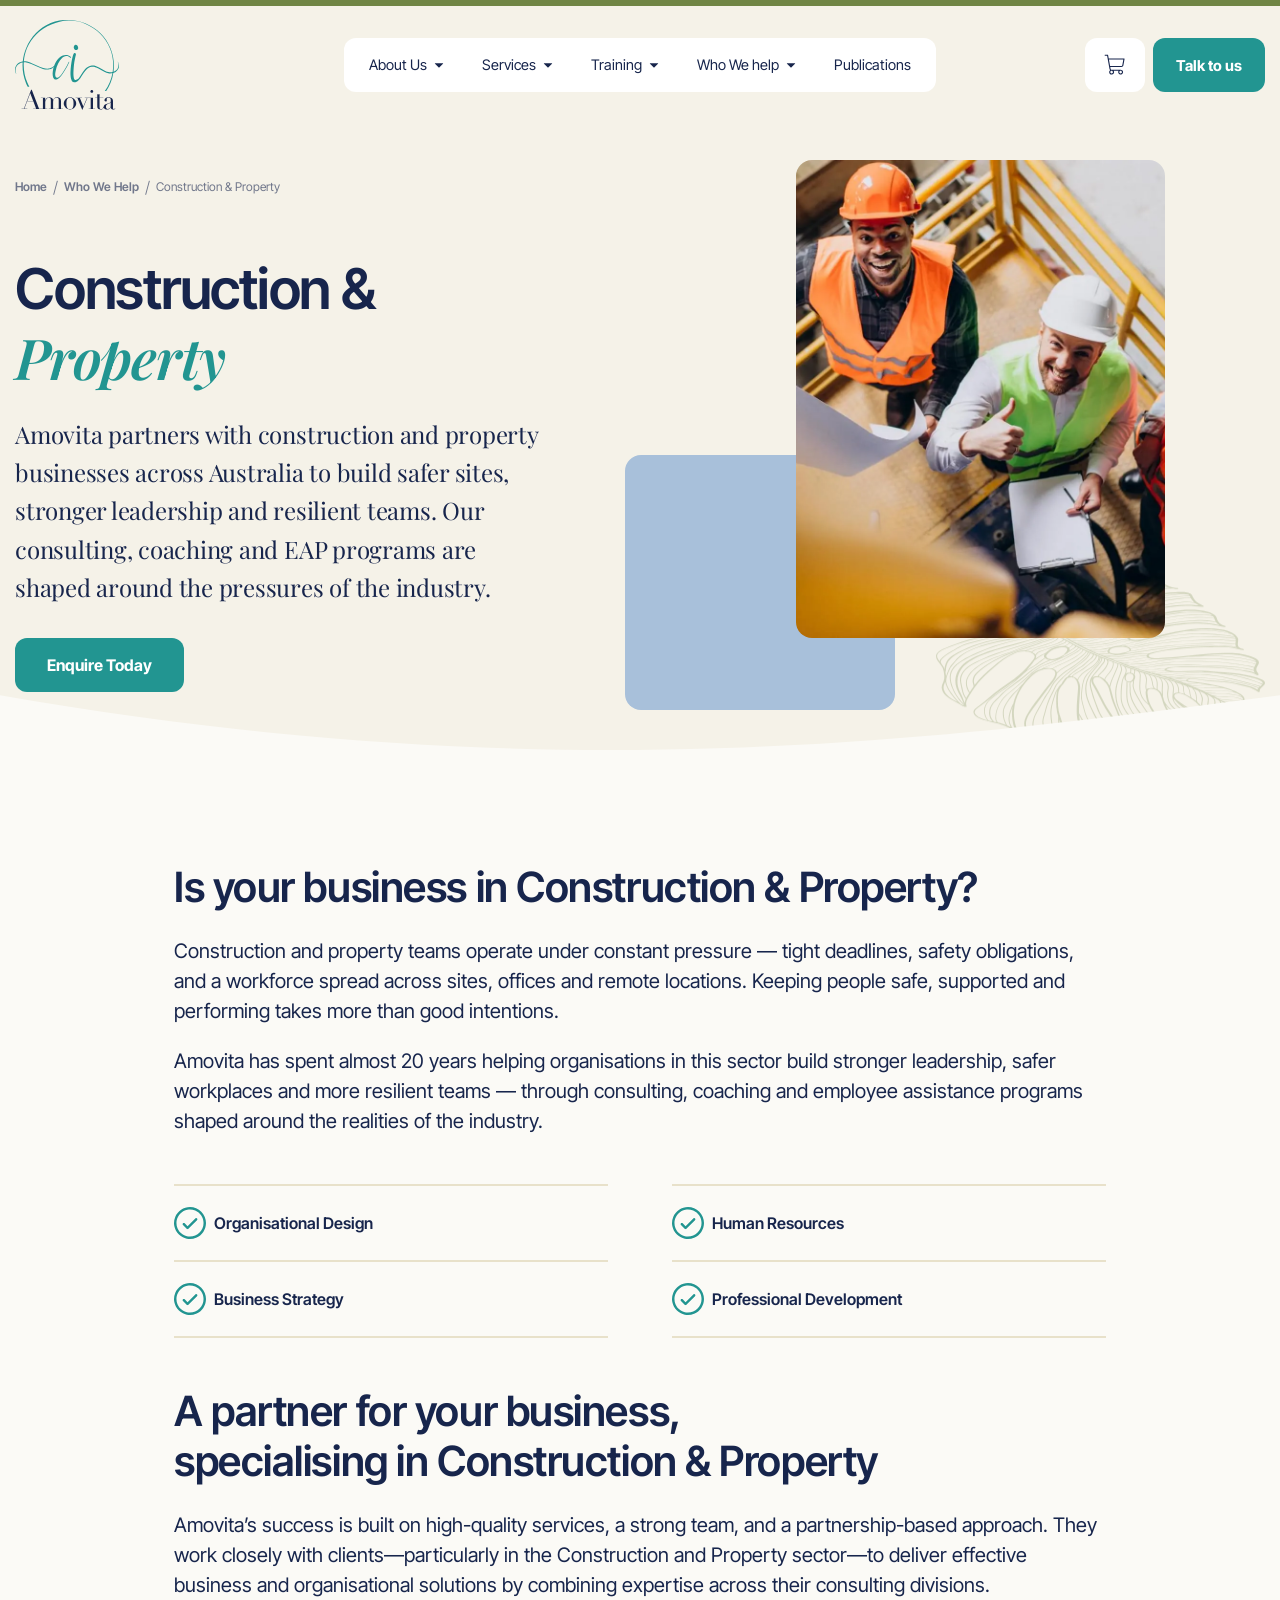
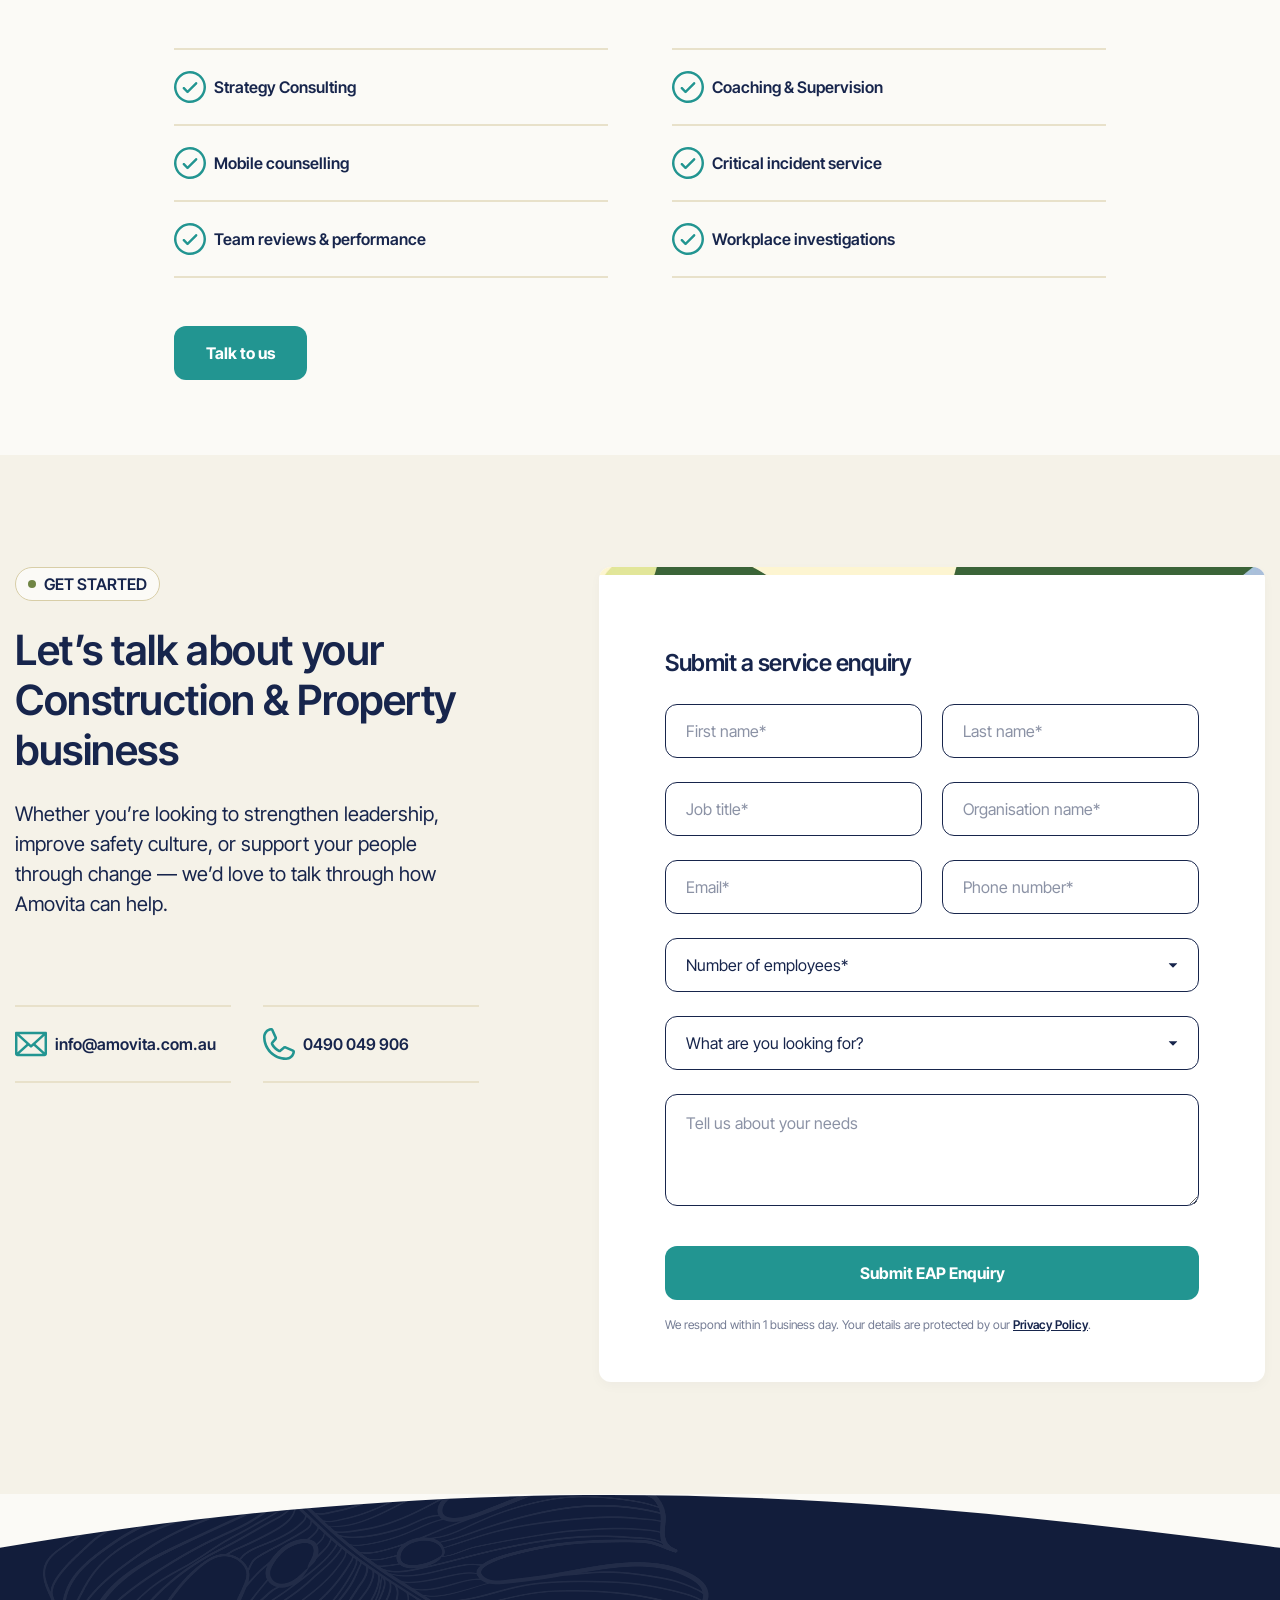
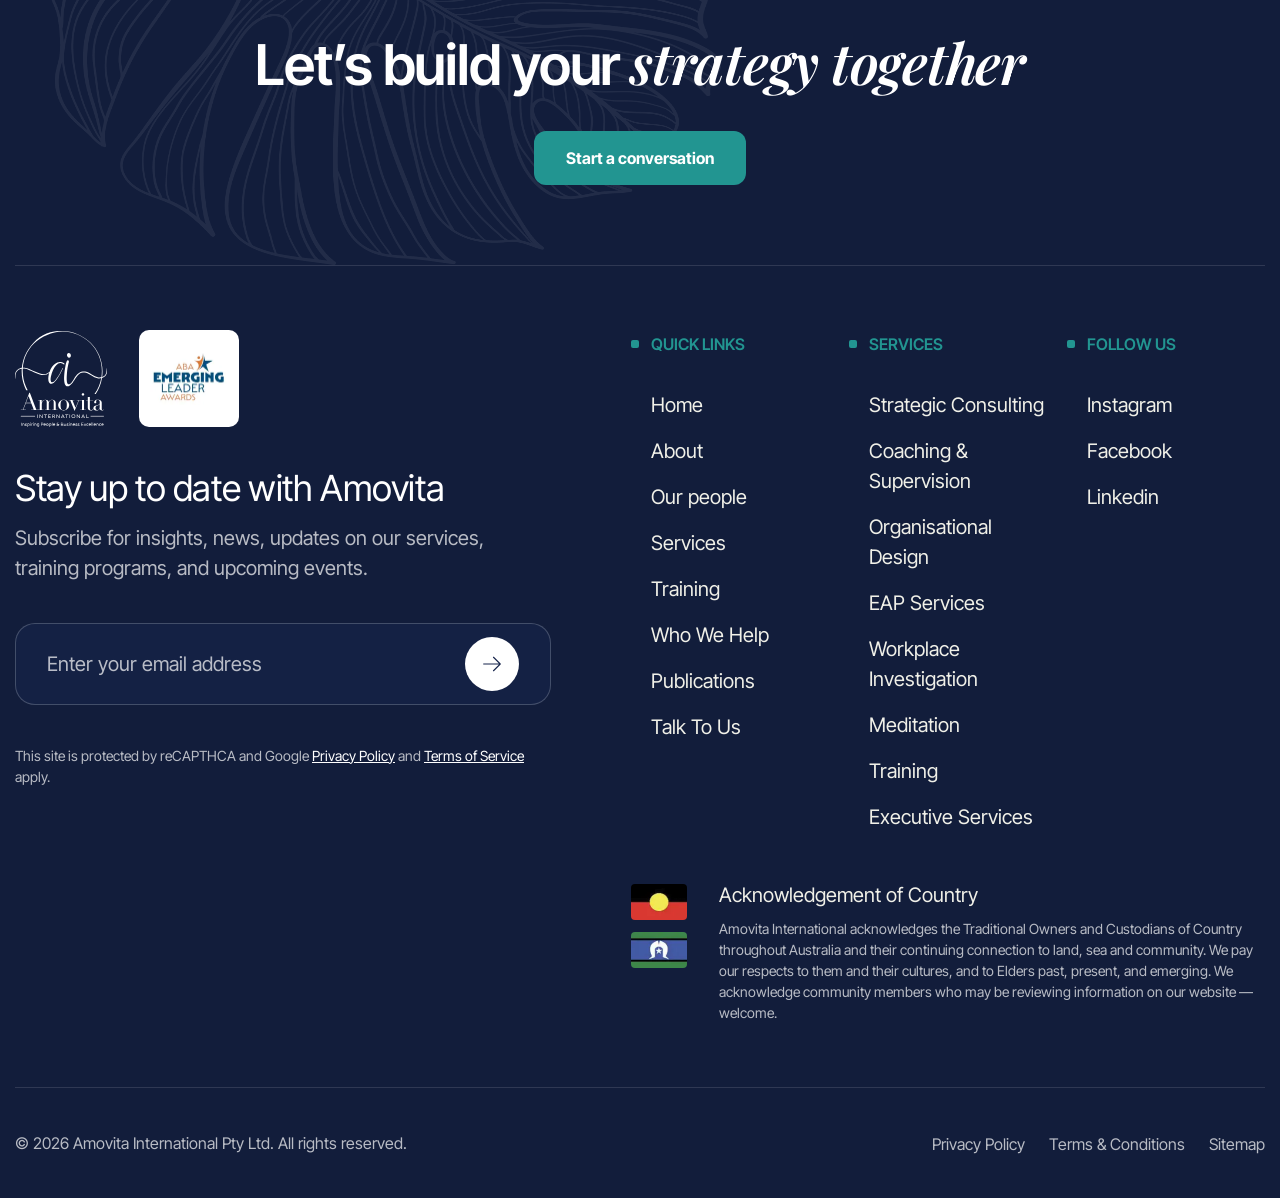
<file: industry-detail.html>
<!DOCTYPE html>
<html lang="en">

<head>
	<title>Industry Detail — Amovita</title>
	<meta charset="UTF-8">
	<meta name="format-detection" content="telephone=no">
	<!-- <meta http-equiv="Content-Security-Policy"
         content="default-src 'self' data: blob:; font-src 'self' data: blob: https:; style-src 'self' 'unsafe-inline' data:; script-src 'self' 'unsafe-inline' 'unsafe-eval' blob:; img-src 'self' data: blob: https:; connect-src 'self' ws: wss:"> -->

	<!-- The template's default `favicon.ico` never existed and nothing in the
        build produced one, so all 12 pages 404'd on it. This is the Amovita
        ring mark cropped out of img/common/logo-dark.svg (the "Amovita"
        wordmark below it is illegible at favicon size) and it ships through
        the normal image pipeline. -->
	<link rel="icon" type="image/svg+xml" href="img/common/favicon.svg">
	<meta name="viewport" content="width=device-width, initial-scale=1.0">

	<!-- Fonts: Playfair Display (400, 600, 600i) + Inter Tight (300, 400, 500, 600, 700, 400i) -->
	<!-- Playfair 400 (Regular) drives the interior-page lede paragraphs (about/services/
        contact/our-people/who-we-help/training/industry/service-details/publications/
        profile); without it those ledes fell back to the 600 face and rendered too heavy. -->
	<!-- Inter Tight 300 (Light) is used by ONE glyph: the breadcrumb "/" separator, whose
        hairline stroke in the design comes from a Light display face (Figma 417:14683).
        At 400 the slash reads as a heavy bar next to the 12px crumb labels. -->
	<link rel="preconnect" href="https://fonts.googleapis.com">
	<link rel="preconnect" href="https://fonts.gstatic.com" crossorigin>
	<link rel="stylesheet" href="https://fonts.googleapis.com/css2?family=Inter+Tight:ital,wght@0,300;0,400;0,500;0,600;0,700;1,400&family=Playfair+Display:ital,wght@0,400;0,600;1,600&display=swap&_v=20261004033121">

	<!-- Motion layer switch. Runs before the page paints, so elements that
        animate in start hidden instead of flashing into place first. With
        scripts off this line never runs and nothing is ever hidden — see
        the header of scss/project/motion.scss for the full contract. -->
	<script>
		document.documentElement.classList.add('anim');
	</script>

	<link rel="stylesheet" href="css/main.css?_v=20261004033121">
</head>

<body class="page-industry-detail">
	<div class="wrapper">
		<header class="header">
			<div class="header__container">
				<a href="index.html" class="header__logo" aria-label="Amovita — home">
					<img class="header__logo-img header__logo-img_dark" src="img/common/logo-dark.svg" alt="" width="134" height="116">
					<img class="header__logo-img header__logo-img_light" src="img/common/logo-white.svg" alt="" width="134" height="116">
				</a>

				<nav class="header__nav" aria-label="Primary">
					<div class="header__panel-top">
						<a href="index.html" class="header__panel-logo" aria-label="Amovita — home">
							<img src="img/common/logo-white.svg" alt="" width="134" height="116">
						</a>
						<button type="button" class="header__close" aria-label="Close menu">
							<svg aria-hidden="true">
								<use href="img/icons/icons.svg#svg-close"></use>
							</svg>
						</button>
					</div>
					<ul class="header__menu">
						<li class="header__item header__item_has-drop header__item_about">
							<button type="button" class="header__link header__toggle" aria-expanded="false" aria-haspopup="true">
								About Us
								<svg class="header__caret" aria-hidden="true">
									<use href="img/icons/icons.svg#svg-caret-down"></use>
								</svg>
							</button>
							<div class="header__drop">
								<ul class="header__submenu">
									<li><a href="about.html" class="header__sublink">About Us</a></li>
									<li><a href="our-people.html" class="header__sublink">Our People</a></li>
								</ul>
							</div>
						</li>
						<li class="header__item header__item_has-drop header__item_services">
							<button type="button" class="header__link header__toggle" aria-expanded="false" aria-haspopup="true">
								Services
								<svg class="header__caret" aria-hidden="true">
									<use href="img/icons/icons.svg#svg-caret-down"></use>
								</svg>
							</button>
							<div class="header__drop">
								<ul class="header__submenu">
									<li><a href="services.html#strategic-consulting" class="header__sublink">Strategic Consulting</a></li>
									<li><a href="services.html#coaching-supervision" class="header__sublink">Coaching &amp; Supervision</a></li>
									<li><a href="services.html#organisational-design" class="header__sublink">Organisational Design</a></li>
									<li><a href="services.html#eap-services" class="header__sublink">EAP Services</a></li>
									<li><a href="services.html#workplace-investigation" class="header__sublink">Workplace Investigation</a></li>
									<li><a href="services.html#mediation" class="header__sublink">Mediation</a></li>
									<li><a href="services.html#executive-services" class="header__sublink">Executive Services</a></li>
									<li class="header__subitem_all">
										<a href="services.html" class="header__sublink header__sublink_all">
											View all
											<svg aria-hidden="true">
												<use href="img/icons/icons.svg#svg-arrow-right"></use>
											</svg>
										</a>
									</li>
								</ul>
							</div>
						</li>
						<li class="header__item header__item_has-drop header__item_training">
							<button type="button" class="header__link header__toggle" aria-expanded="false" aria-haspopup="true">
								Training
								<svg class="header__caret" aria-hidden="true">
									<use href="img/icons/icons.svg#svg-caret-down"></use>
								</svg>
							</button>
							<div class="header__drop">
								<ul class="header__submenu">
									<li><a href="training-overview.html" class="header__sublink">Training Overview</a></li>
									<li><a href="training-calendar.html" class="header__sublink">Training Calendar</a></li>
									<li><a href="training-overview.html" class="header__sublink">Training Directory</a></li>
								</ul>
							</div>
						</li>
						<li class="header__item header__item_has-drop header__item_who">
							<button type="button" class="header__link header__toggle" aria-expanded="false" aria-haspopup="true">
								Who We help
								<svg class="header__caret" aria-hidden="true">
									<use href="img/icons/icons.svg#svg-caret-down"></use>
								</svg>
							</button>
							<div class="header__drop">
								<ul class="header__submenu">
									<li><a href="industry-detail.html" class="header__sublink">Construction &amp; Property</a></li>
									<li><a href="industry-detail.html" class="header__sublink">Manufacturing &amp; Industrial</a></li>
									<li><a href="industry-detail.html" class="header__sublink">Mining &amp; Resources</a></li>
									<li><a href="industry-detail.html" class="header__sublink">Transport &amp; Logistics</a></li>
									<li class="header__subitem_all">
										<a href="who-we-help.html" class="header__sublink header__sublink_all">
											View all
											<svg aria-hidden="true">
												<use href="img/icons/icons.svg#svg-arrow-right"></use>
											</svg>
										</a>
									</li>
								</ul>
							</div>
						</li>
						<li class="header__item header__item_publications">
							<a href="publications.html" class="header__link">Publications</a>
						</li>
					</ul>
					<div class="header__panel-foot">
						<a href="contact.html" class="btn btn_primary header__panel-cta">Talk to us</a>
					</div>
				</nav>

				<div class="header__actions">
					<button type="button" class="header__cart" aria-label="Cart">
						<svg class="header__cart-icon" aria-hidden="true">
							<use href="img/icons/icons.svg#svg-cart"></use>
						</svg>
						<span class="header__cart-count" data-cart-count aria-hidden="true" hidden>0</span>
					</button>
					<a href="contact.html" class="btn btn_primary header__cta">Talk to us</a>
					<button type="button" class="icon-menu header__burger" aria-label="Open menu"><span></span></button>
				</div>
			</div>
		</header>

		<main class="page">

			<!-- =============================================== INDUSTRY HERO -->
			<section class="industry-hero">
				<div class="industry-hero__inner container">
					<!-- Breadcrumb, then title / lede / CTA, one after another. -->
					<div class="industry-hero__content" data-anim-stagger="90">
						<nav class="industry-breadcrumb" aria-label="Breadcrumb" data-anim="fade-up">
							<a href="index.html" class="industry-breadcrumb__link">Home</a>
							<span class="industry-breadcrumb__sep" aria-hidden="true">/</span>
							<a href="who-we-help.html" class="industry-breadcrumb__link">Who We Help</a>
							<span class="industry-breadcrumb__sep" aria-hidden="true">/</span>
							<span class="industry-breadcrumb__current" aria-current="page">Construction &amp; Property</span>
						</nav>

						<div class="industry-hero__text">
							<h1 class="industry-hero__title" data-anim="fade-up">Construction &amp; <em>Property</em></h1>
							<p class="industry-hero__lead" data-anim="fade-up">Amovita partners with construction and property businesses across Australia to build safer sites, stronger leadership and resilient teams. Our consulting, coaching and EAP programs are shaped around the pressures of the industry.</p>
							<div class="industry-hero__actions" data-anim="fade-up">
								<a href="contact.html" class="btn btn_primary">Enquire Today</a>
							</div>
						</div>
					</div>

					<!-- The collage rises in after the text has settled; the faint
                    leaf outline behind the photo drifts on scroll and toward
                    the pointer — same depth treatment as the Services hero. -->
					<div class="industry-hero__media" data-anim="fade-up" data-anim-delay="220">
						<span class="industry-hero__media-block" aria-hidden="true"></span>
						<img class="industry-hero__media-leaf" src="img/industry-detail/leaf-outline-wide.svg" alt="" width="329" height="317" data-parallax="0.05" data-parallax-mouse="12" aria-hidden="true">
						<picture><source srcset="img/industry-detail/industry-construction-hero.webp" type="image/webp"><img class="industry-hero__media-photo" src="img/industry-detail/industry-construction-hero.jpg" alt="Construction site supervisors reviewing a project plan on site" width="369" height="478"></picture>
					</div>
				</div>

				<img class="industry-hero__wave" src="img/common/wave-cream.svg" alt="" aria-hidden="true">
			</section>

			<!-- ============================================= INDUSTRY CONTENT -->
			<section class="industry-content">
				<div class="industry-content__inner">

					<div class="industry-content__heading" data-anim-stagger="90">
						<h2 class="industry-content__title" data-anim="fade-up">Is your business in Construction &amp; Property?</h2>
						<div class="industry-content__text" data-anim="fade-up">
							<p>Construction and property teams operate under constant pressure &mdash; tight deadlines, safety obligations, and a workforce spread across sites, offices and remote locations. Keeping people safe, supported and performing takes more than good intentions.</p>
							<p>Amovita has spent almost 20 years helping organisations in this sector build stronger leadership, safer workplaces and more resilient teams &mdash; through consulting, coaching and employee assistance programs shaped around the realities of the industry.</p>
						</div>
					</div>

					<!-- Each ticked row is its own beat: the stagger sits on the
                    checklist, not on the columns, so the list reads as one
                    cascade instead of two blocks landing together. -->
					<div class="industry-checklist" data-anim-stagger="70">
						<div class="industry-checklist__col">
							<div class="industry-checklist__item" data-anim="fade-up">
								<svg class="industry-checklist__icon" aria-hidden="true">
									<use href="img/icons/icons.svg#svg-check-circle-outline"></use>
								</svg>
								<p class="industry-checklist__text">Organisational Design</p>
							</div>
							<div class="industry-checklist__item" data-anim="fade-up">
								<svg class="industry-checklist__icon" aria-hidden="true">
									<use href="img/icons/icons.svg#svg-check-circle-outline"></use>
								</svg>
								<p class="industry-checklist__text">Business Strategy</p>
							</div>
						</div>
						<div class="industry-checklist__col">
							<div class="industry-checklist__item" data-anim="fade-up">
								<svg class="industry-checklist__icon" aria-hidden="true">
									<use href="img/icons/icons.svg#svg-check-circle-outline"></use>
								</svg>
								<p class="industry-checklist__text">Human Resources</p>
							</div>
							<div class="industry-checklist__item" data-anim="fade-up">
								<svg class="industry-checklist__icon" aria-hidden="true">
									<use href="img/icons/icons.svg#svg-check-circle-outline"></use>
								</svg>
								<p class="industry-checklist__text">Professional Development</p>
							</div>
						</div>
					</div>

					<div class="industry-content__heading" data-anim-stagger="90">
						<h2 class="industry-content__title" data-anim="fade-up">A partner for your business,<br>specialising in Construction &amp; Property</h2>
						<div class="industry-content__text" data-anim="fade-up">
							<p>Amovita&rsquo;s success is built on high-quality services, a strong team, and a partnership-based approach. They work closely with clients&mdash;particularly in the Construction and Property sector&mdash;to deliver effective business and organisational solutions by combining expertise across their consulting divisions.</p>
						</div>
					</div>

					<div class="industry-checklist" data-anim-stagger="70">
						<div class="industry-checklist__col">
							<div class="industry-checklist__item" data-anim="fade-up">
								<svg class="industry-checklist__icon" aria-hidden="true">
									<use href="img/icons/icons.svg#svg-check-circle-outline"></use>
								</svg>
								<p class="industry-checklist__text">Strategy Consulting</p>
							</div>
							<div class="industry-checklist__item" data-anim="fade-up">
								<svg class="industry-checklist__icon" aria-hidden="true">
									<use href="img/icons/icons.svg#svg-check-circle-outline"></use>
								</svg>
								<p class="industry-checklist__text">Mobile counselling</p>
							</div>
							<div class="industry-checklist__item" data-anim="fade-up">
								<svg class="industry-checklist__icon" aria-hidden="true">
									<use href="img/icons/icons.svg#svg-check-circle-outline"></use>
								</svg>
								<p class="industry-checklist__text">Team reviews &amp; performance</p>
							</div>
						</div>
						<div class="industry-checklist__col">
							<div class="industry-checklist__item" data-anim="fade-up">
								<svg class="industry-checklist__icon" aria-hidden="true">
									<use href="img/icons/icons.svg#svg-check-circle-outline"></use>
								</svg>
								<p class="industry-checklist__text">Coaching &amp; Supervision</p>
							</div>
							<div class="industry-checklist__item" data-anim="fade-up">
								<svg class="industry-checklist__icon" aria-hidden="true">
									<use href="img/icons/icons.svg#svg-check-circle-outline"></use>
								</svg>
								<p class="industry-checklist__text">Critical incident service</p>
							</div>
							<div class="industry-checklist__item" data-anim="fade-up">
								<svg class="industry-checklist__icon" aria-hidden="true">
									<use href="img/icons/icons.svg#svg-check-circle-outline"></use>
								</svg>
								<p class="industry-checklist__text">Workplace investigations</p>
							</div>
						</div>
					</div>

					<div class="industry-content__cta" data-anim="fade-up">
						<a href="contact.html" class="btn btn_primary">Talk to us</a>
					</div>

				</div>
			</section>

			<!-- ============================================== INDUSTRY SIGNUP -->
			<section class="industry-signup">
				<div class="industry-signup__inner container">

					<div class="industry-signup__info" data-anim-stagger="90">
						<span class="label" data-anim="fade-up"><span class="label__dot" aria-hidden="true"></span>Get Started</span>
						<h2 class="industry-signup__title" data-anim="fade-up">Let&rsquo;s talk about your Construction &amp; Property business</h2>
						<p class="industry-signup__text" data-anim="fade-up">Whether you&rsquo;re looking to strengthen leadership, improve safety culture, or support your people through change &mdash; we&rsquo;d love to talk through how Amovita can help.</p>

						<div class="industry-signup__contact">
							<span class="industry-eyebrow" data-anim="fade-up">Contact us</span>
							<!-- Two contact rows arrive as one unit — they are a pair,
                          not a list, and the stagger above already carries them
                          in as this column's fifth beat. -->
							<div class="industry-checklist industry-checklist_compact" data-anim="fade-up">
								<div class="industry-checklist__col">
									<div class="industry-checklist__item">
										<svg class="industry-checklist__icon" aria-hidden="true">
											<use href="img/icons/icons.svg#svg-mail"></use>
										</svg>
										<p class="industry-checklist__text"><a href="mailto:info@amovita.com.au">info@amovita.com.au</a></p>
									</div>
								</div>
								<div class="industry-checklist__col">
									<div class="industry-checklist__item">
										<svg class="industry-checklist__icon" aria-hidden="true">
											<use href="img/icons/icons.svg#svg-phone"></use>
										</svg>
										<p class="industry-checklist__text"><a href="tel:+61490049906">0490 049 906</a></p>
									</div>
								</div>
							</div>
						</div>
					</div>

					<div class="industry-signup__form-col">
						<!-- The card is one object: it comes in whole, a beat behind
                       the info column beside it — never field by field. -->
						<div class="industry-form" data-anim="fade-up" data-anim-delay="140">
							<h3 class="industry-form__title">Submit a service enquiry</h3>

							<form class="industry-form__form" action="#" method="post">
								<div class="industry-form__grid">
									<div class="industry-form__field">
										<input type="text" class="industry-form__input" name="first_name" placeholder="First name*" aria-label="First name" required>
									</div>
									<div class="industry-form__field">
										<input type="text" class="industry-form__input" name="last_name" placeholder="Last name*" aria-label="Last name" required>
									</div>
									<div class="industry-form__field">
										<input type="text" class="industry-form__input" name="job_title" placeholder="Job title*" aria-label="Job title" required>
									</div>
									<div class="industry-form__field">
										<input type="text" class="industry-form__input" name="organisation_name" placeholder="Organisation name*" aria-label="Organisation name" required>
									</div>
									<div class="industry-form__field">
										<input type="email" class="industry-form__input" name="email" placeholder="Email*" aria-label="Email address" required>
									</div>
									<div class="industry-form__field">
										<input type="tel" class="industry-form__input" name="phone" placeholder="Phone number*" aria-label="Phone number" required>
									</div>
									<div class="industry-form__field industry-form__field_full">
										<select class="industry-form__select" name="employees" aria-label="Number of employees" required>
											<option value="" selected disabled>Number of employees*</option>
											<option value="1-10">1&ndash;10</option>
											<option value="11-50">11&ndash;50</option>
											<option value="51-200">51&ndash;200</option>
											<option value="201-500">201&ndash;500</option>
											<option value="500+">500+</option>
										</select>
										<svg class="industry-form__caret" aria-hidden="true">
											<use href="img/icons/icons.svg#svg-caret-down"></use>
										</svg>
									</div>
									<div class="industry-form__field industry-form__field_full">
										<select class="industry-form__select" name="looking_for" aria-label="What are you looking for">
											<option value="" selected disabled>What are you looking for?</option>
											<option value="strategic-consulting">Strategic Consulting</option>
											<option value="coaching-supervision">Coaching &amp; Supervision</option>
											<option value="organisational-design">Organisational Design</option>
											<option value="eap-services">EAP Services</option>
											<option value="workplace-investigation">Workplace Investigation</option>
											<option value="mediation">Mediation</option>
											<option value="executive-services">Executive Services</option>
										</select>
										<svg class="industry-form__caret" aria-hidden="true">
											<use href="img/icons/icons.svg#svg-caret-down"></use>
										</svg>
									</div>
									<div class="industry-form__field industry-form__field_full">
										<textarea class="industry-form__textarea" name="message" placeholder="Tell us about your needs" aria-label="Tell us about your needs"></textarea>
									</div>
									<div class="industry-form__field industry-form__field_full">
										<button type="submit" class="btn btn_primary industry-form__submit">Submit EAP Enquiry</button>
									</div>
								</div>

								<p class="industry-form__fine-print">We respond within 1 business day. Your details are protected by our <a href="#">Privacy Policy</a>.</p>
							</form>
						</div>
					</div>

				</div>
			</section>

		</main>
		<footer class="footer">
			<img class="footer__wave" src="img/common/wave-cream.svg" alt="" aria-hidden="true">

			<div class="footer__container">
				<div class="footer__cta">
					<h2 class="footer__cta-title">Let&rsquo;s build your <em>strategy together</em></h2>
					<a href="#" class="btn btn_primary">Start a conversation</a>
				</div>

				<span class="footer__divider" aria-hidden="true"></span>

				<div class="footer__columns">
					<div class="footer__left">
						<div class="footer__brand">
							<a href="index.html" class="footer__logo" aria-label="Amovita International — home">
								<img src="img/common/logo-white-footer.svg" alt="Amovita International" width="92" height="96">
							</a>
							<div class="footer__badge">
								<picture><source srcset="img/common/awards-badge.webp" type="image/webp"><img src="img/common/awards-badge.png" alt="ABA Emerging Leader Awards" width="78" height="53"></picture>
							</div>
						</div>

						<div class="footer__news">
							<h3 class="footer__news-title">Stay up to date with Amovita</h3>
							<p class="footer__news-text">Subscribe for insights, news, updates on our services, training programs, and upcoming events.</p>
						</div>

						<form class="footer__form form-email" action="#" method="post">
							<input type="email" class="form-email__input" name="email" placeholder="Enter your email address" aria-label="Email address">
							<button type="submit" class="form-email__submit btn btn_round" aria-label="Subscribe">
								<svg aria-hidden="true">
									<use href="img/icons/icons.svg#svg-arrow-right"></use>
								</svg>
							</button>
						</form>

						<p class="footer__recaptcha">This site is protected by reCAPTHCA and Google <a href="#" class="footer__recaptcha-link">Privacy Policy</a> and <a href="#" class="footer__recaptcha-link">Terms of Service</a> apply.</p>
					</div>

					<div class="footer__right">
						<div class="footer__nav">
							<div class="footer__nav-col">
								<p class="footer__nav-head"><span class="footer__nav-bullet" aria-hidden="true"></span>Quick Links<span class="footer__nav-toggle" aria-hidden="true"></span></p>
								<ul class="footer__nav-list">
									<li><a href="index.html" class="footer__nav-link">Home</a></li>
									<li><a href="about.html" class="footer__nav-link">About</a></li>
									<li><a href="our-people.html" class="footer__nav-link">Our people</a></li>
									<li><a href="services.html" class="footer__nav-link">Services</a></li>
									<li><a href="training-overview.html" class="footer__nav-link">Training</a></li>
									<li><a href="who-we-help.html" class="footer__nav-link">Who We Help</a></li>
									<li><a href="publications.html" class="footer__nav-link">Publications</a></li>
									<li><a href="contact.html" class="footer__nav-link">Talk To Us</a></li>
								</ul>
							</div>

							<div class="footer__nav-col">
								<p class="footer__nav-head"><span class="footer__nav-bullet" aria-hidden="true"></span>Services<span class="footer__nav-toggle" aria-hidden="true"></span></p>
								<ul class="footer__nav-list">
									<li><a href="service-details.html" class="footer__nav-link">Strategic Consulting</a></li>
									<li><a href="service-details.html" class="footer__nav-link">Coaching &amp; Supervision</a></li>
									<li><a href="service-details.html" class="footer__nav-link">Organisational Design</a></li>
									<li><a href="service-details.html" class="footer__nav-link">EAP Services</a></li>
									<li><a href="service-details.html" class="footer__nav-link">Workplace Investigation</a></li>
									<li><a href="service-details.html" class="footer__nav-link">Meditation</a></li>
									<li><a href="service-details.html" class="footer__nav-link">Training</a></li>
									<li><a href="service-details.html" class="footer__nav-link">Executive Services</a></li>
								</ul>
							</div>

							<div class="footer__nav-col">
								<p class="footer__nav-head"><span class="footer__nav-bullet" aria-hidden="true"></span>Follow Us<span class="footer__nav-toggle" aria-hidden="true"></span></p>
								<ul class="footer__nav-list">
									<li><a href="#" class="footer__nav-link">Instagram</a></li>
									<li><a href="#" class="footer__nav-link">Facebook</a></li>
									<li><a href="#" class="footer__nav-link">Linkedin</a></li>
								</ul>
							</div>
						</div>

						<div class="footer__ack">
							<div class="footer__flags">
								<picture><source srcset="img/common/flag-aboriginal.webp" type="image/webp"><img class="footer__flag" src="img/common/flag-aboriginal.png" alt="Aboriginal flag" width="56" height="36"></picture>
								<picture><source srcset="img/common/flag-tsi.webp" type="image/webp"><img class="footer__flag" src="img/common/flag-tsi.png" alt="Torres Strait Islander flag" width="56" height="36"></picture>
							</div>
							<div class="footer__ack-text">
								<h4 class="footer__ack-title">Acknowledgement of Country</h4>
								<p class="footer__ack-body">Amovita International acknowledges the Traditional Owners and Custodians of Country throughout Australia and their continuing connection to land, sea and community. We pay our respects to them and their cultures, and to Elders past, present, and emerging. We acknowledge community members who may be reviewing information on our website &mdash; welcome.</p>
							</div>
						</div>
					</div>
				</div>

				<span class="footer__divider" aria-hidden="true"></span>

				<div class="footer__bottom">
					<p class="footer__copy">&copy; 2026 Amovita International Pty Ltd. All rights reserved.</p>
					<ul class="footer__legal">
						<li><a href="#" class="footer__legal-link">Privacy Policy</a></li>
						<li><a href="#" class="footer__legal-link">Terms &amp; Conditions</a></li>
						<li><a href="#" class="footer__legal-link">Sitemap</a></li>
					</ul>
				</div>
			</div>
		</footer>

	</div>
	<script src="js/main.js?_v=20261004033121"></script>
</body>

</html>
</file>
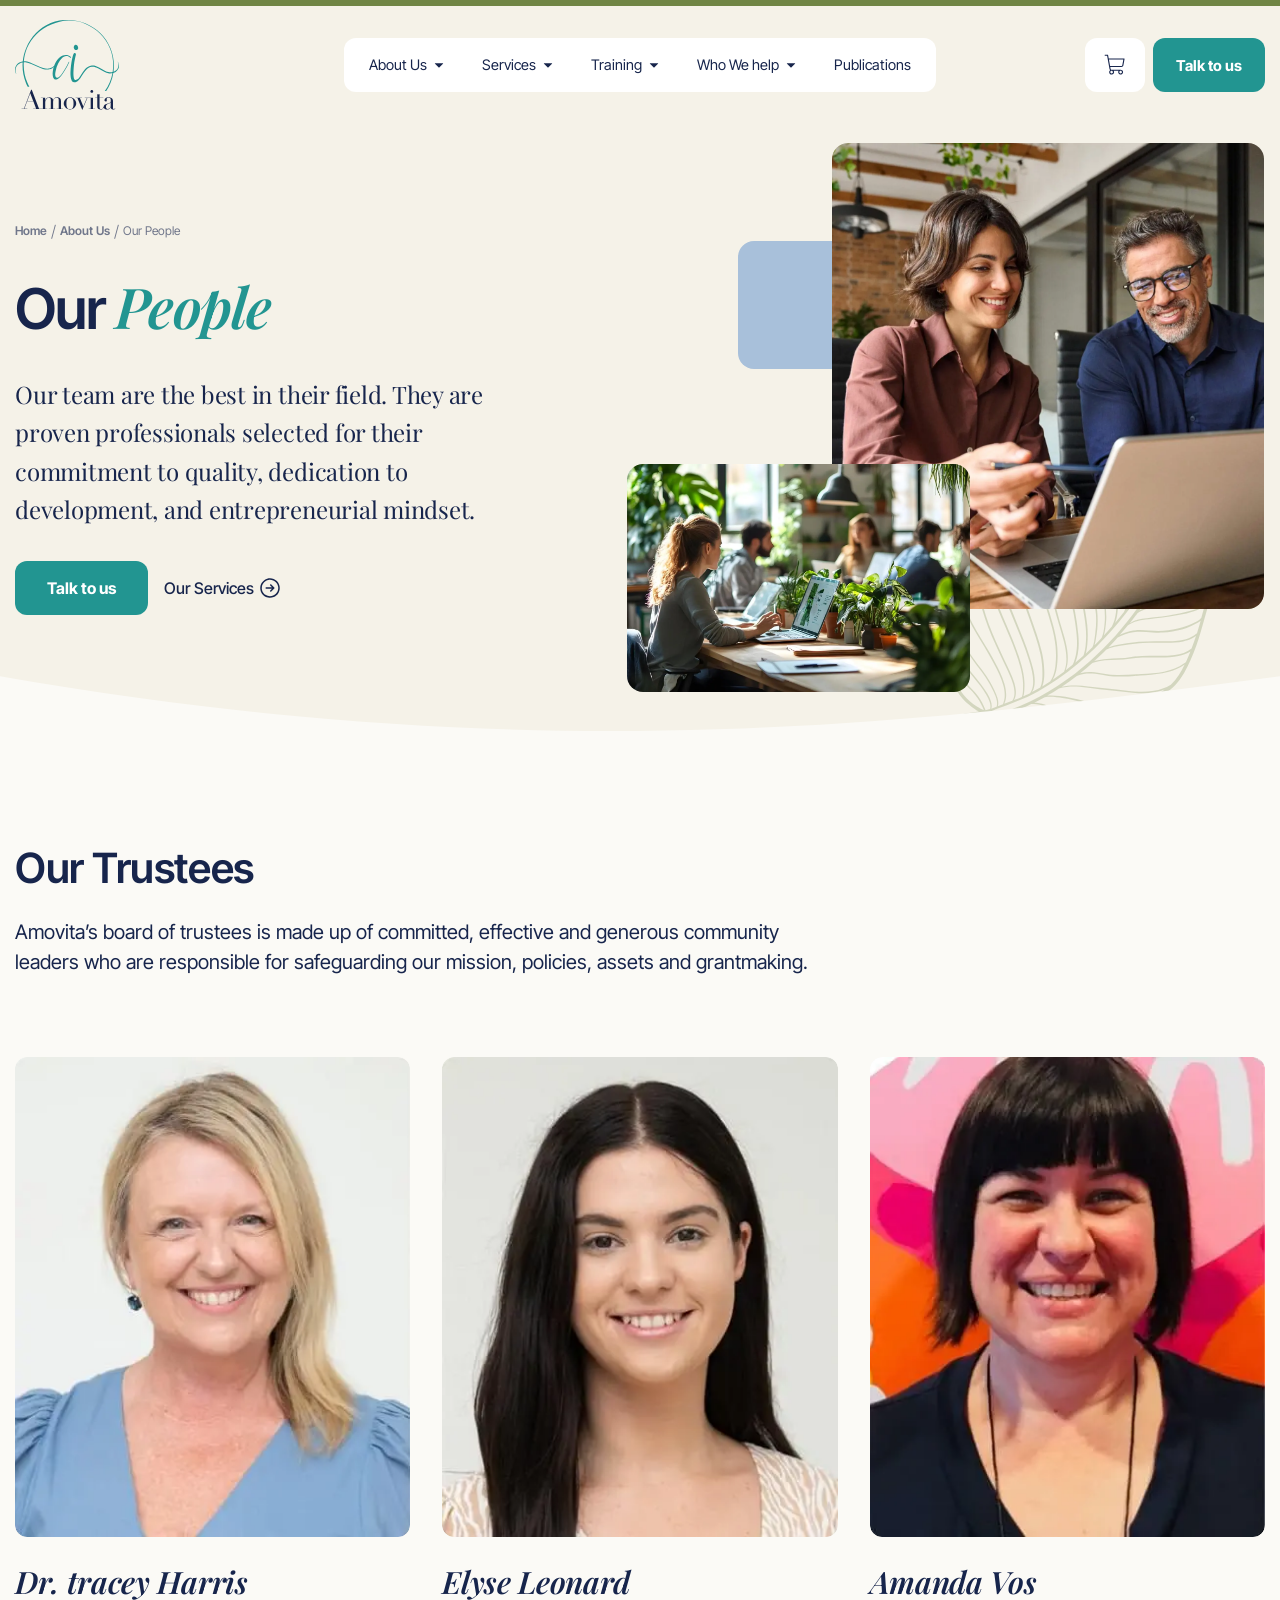
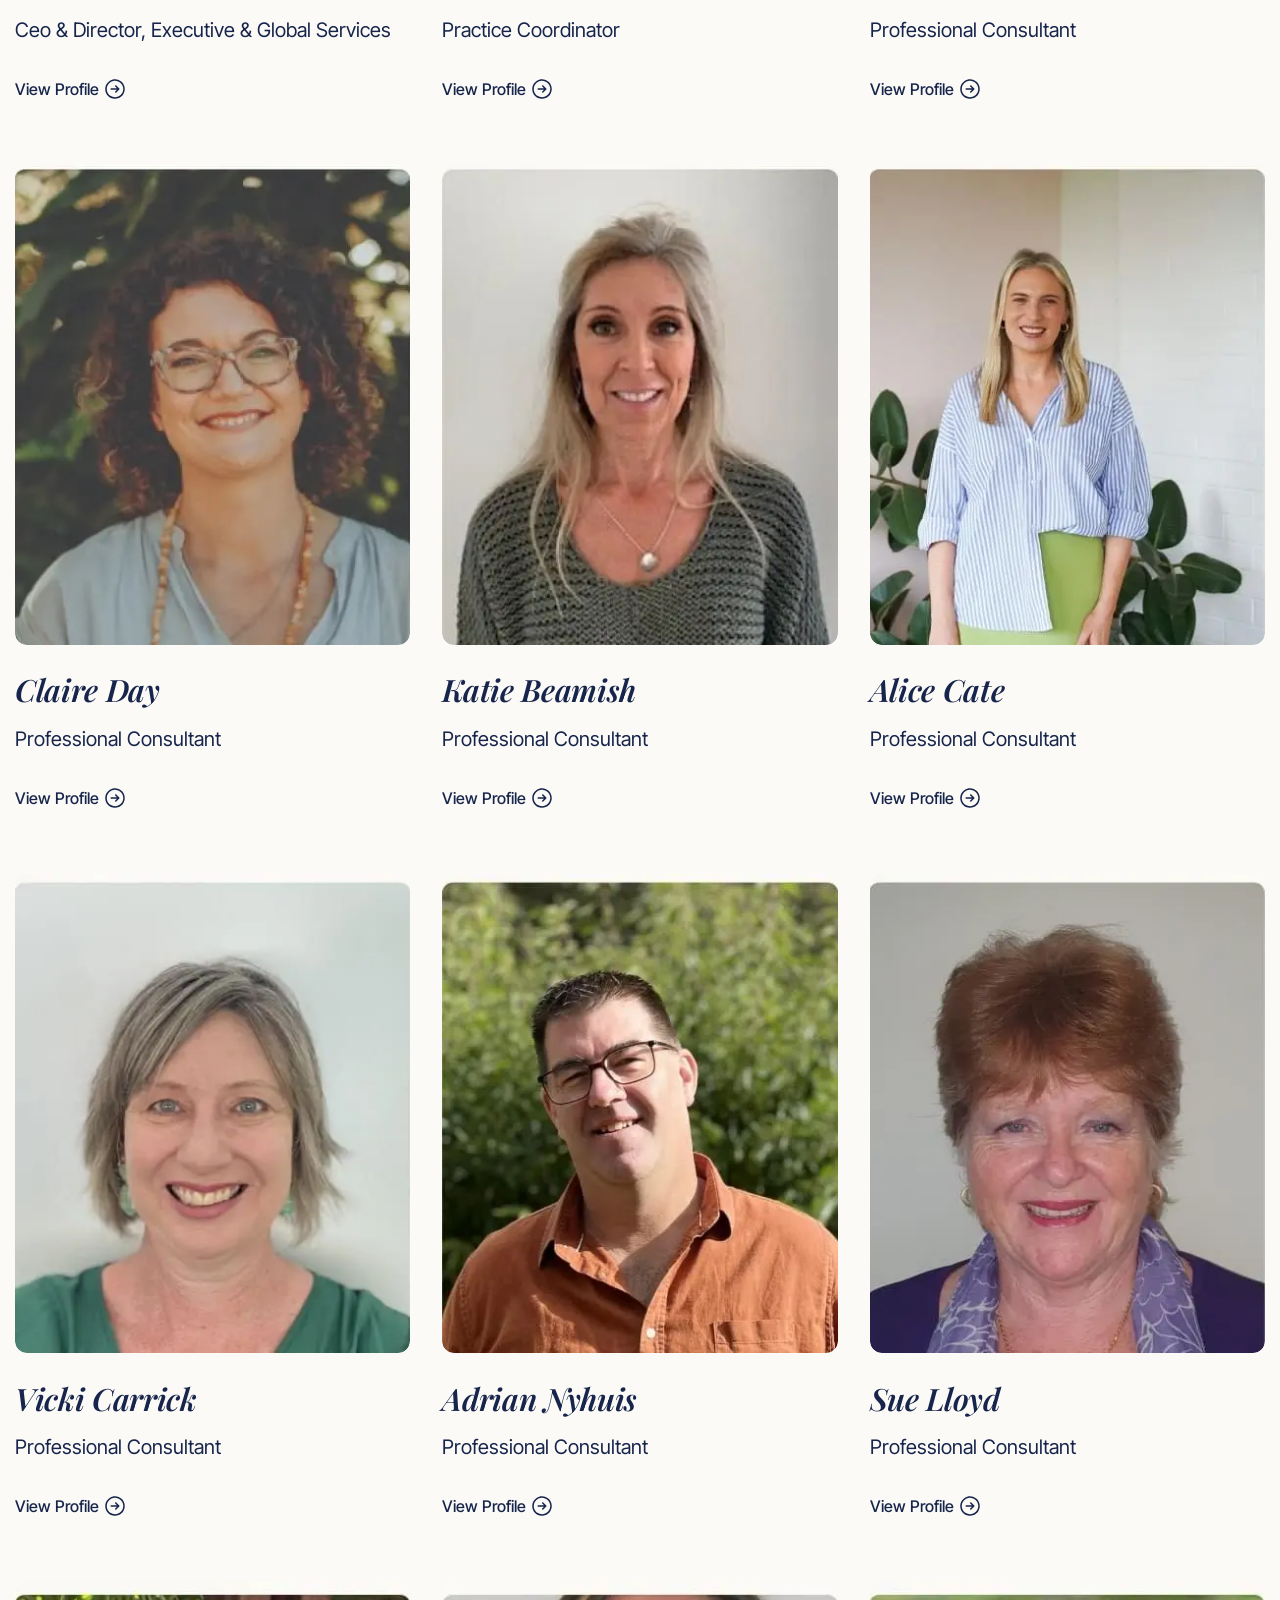
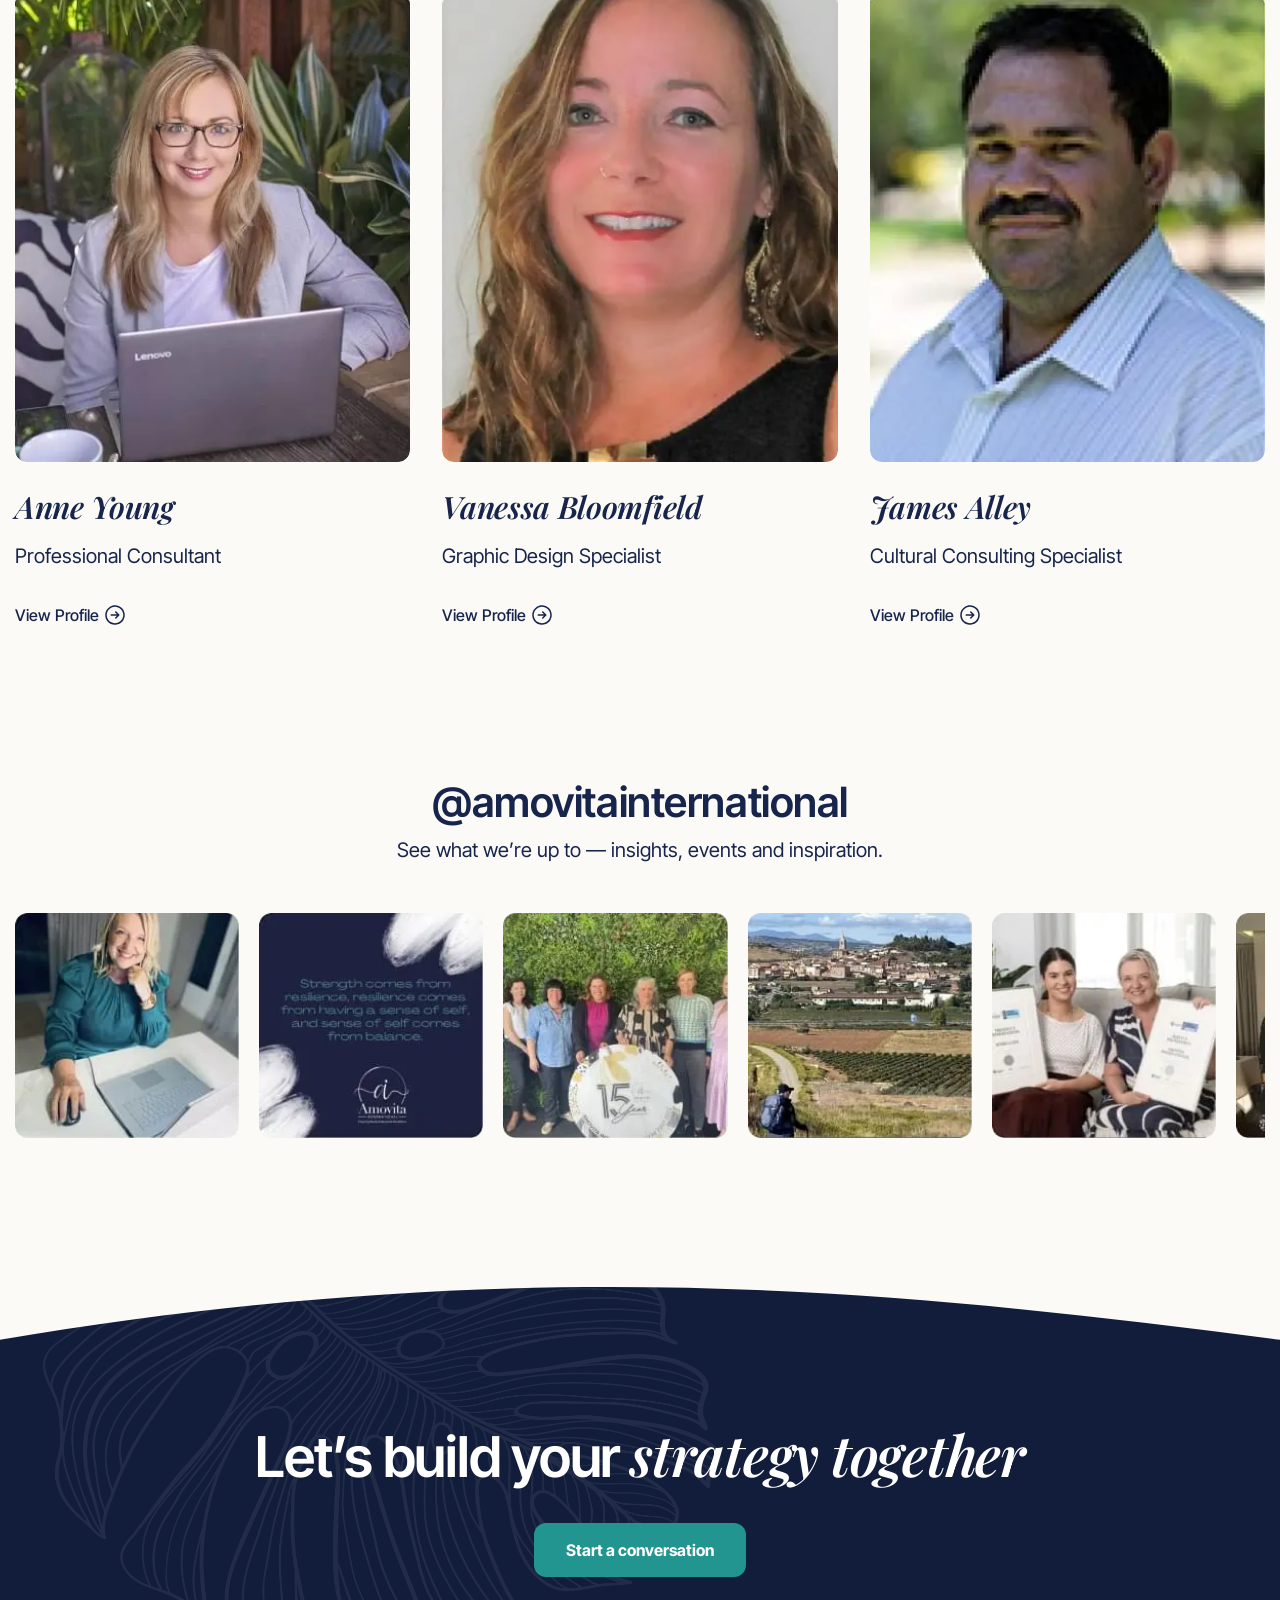
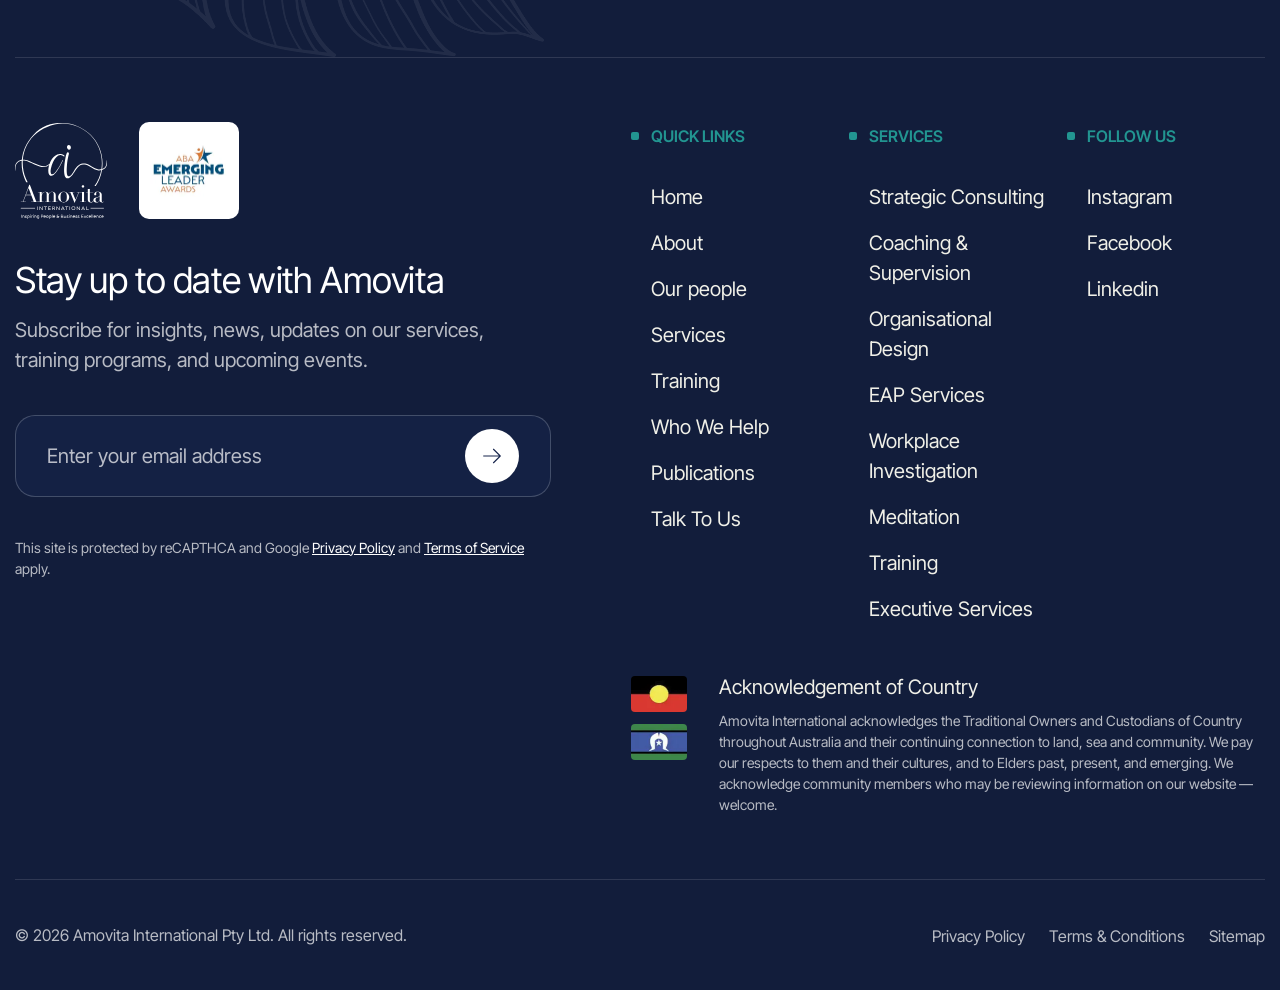
<file: our-people.html>
<!DOCTYPE html>
<html lang="en">

<head>
	<title>Our People — Amovita</title>
	<meta charset="UTF-8">
	<meta name="format-detection" content="telephone=no">
	<!-- <meta http-equiv="Content-Security-Policy"
         content="default-src 'self' data: blob:; font-src 'self' data: blob: https:; style-src 'self' 'unsafe-inline' data:; script-src 'self' 'unsafe-inline' 'unsafe-eval' blob:; img-src 'self' data: blob: https:; connect-src 'self' ws: wss:"> -->

	<!-- The template's default `favicon.ico` never existed and nothing in the
        build produced one, so all 12 pages 404'd on it. This is the Amovita
        ring mark cropped out of img/common/logo-dark.svg (the "Amovita"
        wordmark below it is illegible at favicon size) and it ships through
        the normal image pipeline. -->
	<link rel="icon" type="image/svg+xml" href="img/common/favicon.svg">
	<meta name="viewport" content="width=device-width, initial-scale=1.0">

	<!-- Fonts: Playfair Display (400, 600, 600i) + Inter Tight (300, 400, 500, 600, 700, 400i) -->
	<!-- Playfair 400 (Regular) drives the interior-page lede paragraphs (about/services/
        contact/our-people/who-we-help/training/industry/service-details/publications/
        profile); without it those ledes fell back to the 600 face and rendered too heavy. -->
	<!-- Inter Tight 300 (Light) is used by ONE glyph: the breadcrumb "/" separator, whose
        hairline stroke in the design comes from a Light display face (Figma 417:14683).
        At 400 the slash reads as a heavy bar next to the 12px crumb labels. -->
	<link rel="preconnect" href="https://fonts.googleapis.com">
	<link rel="preconnect" href="https://fonts.gstatic.com" crossorigin>
	<link rel="stylesheet" href="https://fonts.googleapis.com/css2?family=Inter+Tight:ital,wght@0,300;0,400;0,500;0,600;0,700;1,400&family=Playfair+Display:ital,wght@0,400;0,600;1,600&display=swap&_v=20261004033121">

	<!-- Motion layer switch. Runs before the page paints, so elements that
        animate in start hidden instead of flashing into place first. With
        scripts off this line never runs and nothing is ever hidden — see
        the header of scss/project/motion.scss for the full contract. -->
	<script>
		document.documentElement.classList.add('anim');
	</script>

	<link rel="stylesheet" href="css/main.css?_v=20261004033121">
</head>

<body class="page-our-people">
	<div class="wrapper">
		<header class="header">
			<div class="header__container">
				<a href="index.html" class="header__logo" aria-label="Amovita — home">
					<img class="header__logo-img header__logo-img_dark" src="img/common/logo-dark.svg" alt="" width="134" height="116">
					<img class="header__logo-img header__logo-img_light" src="img/common/logo-white.svg" alt="" width="134" height="116">
				</a>

				<nav class="header__nav" aria-label="Primary">
					<div class="header__panel-top">
						<a href="index.html" class="header__panel-logo" aria-label="Amovita — home">
							<img src="img/common/logo-white.svg" alt="" width="134" height="116">
						</a>
						<button type="button" class="header__close" aria-label="Close menu">
							<svg aria-hidden="true">
								<use href="img/icons/icons.svg#svg-close"></use>
							</svg>
						</button>
					</div>
					<ul class="header__menu">
						<li class="header__item header__item_has-drop header__item_about">
							<button type="button" class="header__link header__toggle" aria-expanded="false" aria-haspopup="true">
								About Us
								<svg class="header__caret" aria-hidden="true">
									<use href="img/icons/icons.svg#svg-caret-down"></use>
								</svg>
							</button>
							<div class="header__drop">
								<ul class="header__submenu">
									<li><a href="about.html" class="header__sublink">About Us</a></li>
									<li><a href="our-people.html" class="header__sublink">Our People</a></li>
								</ul>
							</div>
						</li>
						<li class="header__item header__item_has-drop header__item_services">
							<button type="button" class="header__link header__toggle" aria-expanded="false" aria-haspopup="true">
								Services
								<svg class="header__caret" aria-hidden="true">
									<use href="img/icons/icons.svg#svg-caret-down"></use>
								</svg>
							</button>
							<div class="header__drop">
								<ul class="header__submenu">
									<li><a href="services.html#strategic-consulting" class="header__sublink">Strategic Consulting</a></li>
									<li><a href="services.html#coaching-supervision" class="header__sublink">Coaching &amp; Supervision</a></li>
									<li><a href="services.html#organisational-design" class="header__sublink">Organisational Design</a></li>
									<li><a href="services.html#eap-services" class="header__sublink">EAP Services</a></li>
									<li><a href="services.html#workplace-investigation" class="header__sublink">Workplace Investigation</a></li>
									<li><a href="services.html#mediation" class="header__sublink">Mediation</a></li>
									<li><a href="services.html#executive-services" class="header__sublink">Executive Services</a></li>
									<li class="header__subitem_all">
										<a href="services.html" class="header__sublink header__sublink_all">
											View all
											<svg aria-hidden="true">
												<use href="img/icons/icons.svg#svg-arrow-right"></use>
											</svg>
										</a>
									</li>
								</ul>
							</div>
						</li>
						<li class="header__item header__item_has-drop header__item_training">
							<button type="button" class="header__link header__toggle" aria-expanded="false" aria-haspopup="true">
								Training
								<svg class="header__caret" aria-hidden="true">
									<use href="img/icons/icons.svg#svg-caret-down"></use>
								</svg>
							</button>
							<div class="header__drop">
								<ul class="header__submenu">
									<li><a href="training-overview.html" class="header__sublink">Training Overview</a></li>
									<li><a href="training-calendar.html" class="header__sublink">Training Calendar</a></li>
									<li><a href="training-overview.html" class="header__sublink">Training Directory</a></li>
								</ul>
							</div>
						</li>
						<li class="header__item header__item_has-drop header__item_who">
							<button type="button" class="header__link header__toggle" aria-expanded="false" aria-haspopup="true">
								Who We help
								<svg class="header__caret" aria-hidden="true">
									<use href="img/icons/icons.svg#svg-caret-down"></use>
								</svg>
							</button>
							<div class="header__drop">
								<ul class="header__submenu">
									<li><a href="industry-detail.html" class="header__sublink">Construction &amp; Property</a></li>
									<li><a href="industry-detail.html" class="header__sublink">Manufacturing &amp; Industrial</a></li>
									<li><a href="industry-detail.html" class="header__sublink">Mining &amp; Resources</a></li>
									<li><a href="industry-detail.html" class="header__sublink">Transport &amp; Logistics</a></li>
									<li class="header__subitem_all">
										<a href="who-we-help.html" class="header__sublink header__sublink_all">
											View all
											<svg aria-hidden="true">
												<use href="img/icons/icons.svg#svg-arrow-right"></use>
											</svg>
										</a>
									</li>
								</ul>
							</div>
						</li>
						<li class="header__item header__item_publications">
							<a href="publications.html" class="header__link">Publications</a>
						</li>
					</ul>
					<div class="header__panel-foot">
						<a href="contact.html" class="btn btn_primary header__panel-cta">Talk to us</a>
					</div>
				</nav>

				<div class="header__actions">
					<button type="button" class="header__cart" aria-label="Cart">
						<svg class="header__cart-icon" aria-hidden="true">
							<use href="img/icons/icons.svg#svg-cart"></use>
						</svg>
						<span class="header__cart-count" data-cart-count aria-hidden="true" hidden>0</span>
					</button>
					<a href="contact.html" class="btn btn_primary header__cta">Talk to us</a>
					<button type="button" class="icon-menu header__burger" aria-label="Open menu"><span></span></button>
				</div>
			</div>
		</header>

		<main class="page">

			<!-- ================================================ PEOPLE HERO -->
			<section class="people-hero">
				<div class="people-hero__inner container">
					<div class="people-hero__content" data-anim-stagger="90">
						<nav class="people-hero__crumbs" aria-label="Breadcrumb" data-anim="fade-up">
							<a href="index.html" class="people-hero__crumb">Home</a>
							<span class="people-hero__sep" aria-hidden="true">/</span>
							<a href="about.html" class="people-hero__crumb">About Us</a>
							<span class="people-hero__sep" aria-hidden="true">/</span>
							<span class="people-hero__crumb people-hero__crumb_current">Our People</span>
						</nav>

						<h1 class="people-hero__title" data-anim="fade-up">Our <em>People</em></h1>
						<p class="people-hero__lead" data-anim="fade-up">Our team are the best in their field. They are proven professionals selected for their commitment to quality, dedication to development, and entrepreneurial mindset.</p>

						<div class="people-hero__actions" data-anim="fade-up">
							<a href="contact.html" class="btn btn_primary">Talk to us</a>
							<a href="services.html" class="btn btn_link people-hero__link">
								Our Services
								<svg aria-hidden="true">
									<use href="img/icons/icons.svg#svg-arrow-circle-right"></use>
								</svg>
							</a>
						</div>
					</div>

					<!-- The collage rises in after the text column has had its
                    say (four staggered steps at 90ms = 270ms, so 220 lands
                    it alongside the last of them, not after a pause), and
                    the leaf line-art behind the photos drifts on scroll and
                    toward the pointer — same treatment as the Services and
                    About heroes. Parallax owns the leaf's transform, so it
                    carries no data-anim of its own. -->
					<div class="people-hero__collage" data-anim="fade-up" data-anim-delay="220">
						<span class="people-hero__deco" aria-hidden="true"></span>
						<img class="people-hero__swirl" src="img/our-people/leaf-outline-people.svg" alt="" data-parallax="0.05" data-parallax-mouse="12" aria-hidden="true">
						<picture><source srcset="img/our-people/our-people-hero-1.webp" type="image/webp"><img class="people-hero__photo people-hero__photo_a" src="img/our-people/our-people-hero-1.jpg" alt="Amovita consultants collaborating at a laptop" width="432" height="466"></picture>
						<picture><source srcset="img/our-people/our-people-hero-2.webp" type="image/webp"><img class="people-hero__photo people-hero__photo_b" src="img/our-people/our-people-hero-2.jpg" alt="Amovita team working together in the office" width="343" height="228"></picture>
					</div>
				</div>

				<img class="people-hero__wave" src="img/common/wave-cream.svg" alt="" aria-hidden="true">
			</section>

			<!-- =================================================== TRUSTEES -->
			<section class="trustees">
				<div class="trustees__inner container">
					<div class="trustees__head" data-anim-stagger="90">
						<h2 class="trustees__title" data-anim="fade-up">Our Trustees</h2>
						<p class="trustees__text" data-anim="fade-up">Amovita&rsquo;s board of trustees is made up of committed, effective and generous community leaders who are responsible for safeguarding our mission, policies, assets and grantmaking.</p>
					</div>

					<!-- Own stagger group, so the twelve portraits run on their
                    own clock instead of queueing behind the head above.
                    reveal.js caps the offset at the 7th item (STAGGER_CAP),
                    so the last card waits 420ms, not 770. -->
					<div class="trustees__grid" data-anim-stagger="70">
						<article class="card-team" data-anim="fade-up">
							<a href="profile.html" class="card-team__link">
								<picture><source srcset="img/our-people/team-tracey-harris.webp" type="image/webp"><img class="card-team__img" src="img/our-people/team-tracey-harris.jpg" alt="Dr. tracey Harris" width="449" height="545"></picture>
							</a>
							<h3 class="card-team__name">Dr. tracey Harris</h3>
							<p class="card-team__role">Ceo &amp; Director, Executive &amp; Global Services</p>
							<a href="profile.html" class="btn btn_link card-team__more">
								View Profile
								<svg aria-hidden="true">
									<use href="img/icons/icons.svg#svg-arrow-circle-right"></use>
								</svg>
							</a>
						</article>

						<article class="card-team" data-anim="fade-up">
							<a href="profile.html" class="card-team__link">
								<picture><source srcset="img/our-people/team-elyse-leonard.webp" type="image/webp"><img class="card-team__img" src="img/our-people/team-elyse-leonard.jpg" alt="Elyse Leonard" width="449" height="545"></picture>
							</a>
							<h3 class="card-team__name">Elyse Leonard</h3>
							<p class="card-team__role">Practice Coordinator</p>
							<a href="profile.html" class="btn btn_link card-team__more">
								View Profile
								<svg aria-hidden="true">
									<use href="img/icons/icons.svg#svg-arrow-circle-right"></use>
								</svg>
							</a>
						</article>

						<article class="card-team" data-anim="fade-up">
							<a href="profile.html" class="card-team__link">
								<picture><source srcset="img/our-people/team-amanda-vos.webp" type="image/webp"><img class="card-team__img" src="img/our-people/team-amanda-vos.jpg" alt="Amanda Vos" width="449" height="545"></picture>
							</a>
							<h3 class="card-team__name">Amanda Vos</h3>
							<p class="card-team__role">Professional Consultant</p>
							<a href="profile.html" class="btn btn_link card-team__more">
								View Profile
								<svg aria-hidden="true">
									<use href="img/icons/icons.svg#svg-arrow-circle-right"></use>
								</svg>
							</a>
						</article>

						<article class="card-team" data-anim="fade-up">
							<a href="profile.html" class="card-team__link">
								<picture><source srcset="img/our-people/team-claire-day.webp" type="image/webp"><img class="card-team__img" src="img/our-people/team-claire-day.jpg" alt="Claire Day" width="449" height="545"></picture>
							</a>
							<h3 class="card-team__name">Claire Day</h3>
							<p class="card-team__role">Professional Consultant</p>
							<a href="profile.html" class="btn btn_link card-team__more">
								View Profile
								<svg aria-hidden="true">
									<use href="img/icons/icons.svg#svg-arrow-circle-right"></use>
								</svg>
							</a>
						</article>

						<article class="card-team" data-anim="fade-up">
							<a href="profile.html" class="card-team__link">
								<picture><source srcset="img/our-people/team-katie-beamish.webp" type="image/webp"><img class="card-team__img" src="img/our-people/team-katie-beamish.jpg" alt="Katie Beamish" width="449" height="545"></picture>
							</a>
							<h3 class="card-team__name">Katie Beamish</h3>
							<p class="card-team__role">Professional Consultant</p>
							<a href="profile.html" class="btn btn_link card-team__more">
								View Profile
								<svg aria-hidden="true">
									<use href="img/icons/icons.svg#svg-arrow-circle-right"></use>
								</svg>
							</a>
						</article>

						<article class="card-team" data-anim="fade-up">
							<a href="profile.html" class="card-team__link">
								<picture><source srcset="img/our-people/team-alice-cate.webp" type="image/webp"><img class="card-team__img" src="img/our-people/team-alice-cate.jpg" alt="Alice Cate" width="449" height="545"></picture>
							</a>
							<h3 class="card-team__name">Alice Cate</h3>
							<p class="card-team__role">Professional Consultant</p>
							<a href="profile.html" class="btn btn_link card-team__more">
								View Profile
								<svg aria-hidden="true">
									<use href="img/icons/icons.svg#svg-arrow-circle-right"></use>
								</svg>
							</a>
						</article>

						<article class="card-team" data-anim="fade-up">
							<a href="profile.html" class="card-team__link">
								<picture><source srcset="img/our-people/team-vicki-carrick.webp" type="image/webp"><img class="card-team__img" src="img/our-people/team-vicki-carrick.jpg" alt="Vicki Carrick" width="449" height="545"></picture>
							</a>
							<h3 class="card-team__name">Vicki Carrick</h3>
							<p class="card-team__role">Professional Consultant</p>
							<a href="profile.html" class="btn btn_link card-team__more">
								View Profile
								<svg aria-hidden="true">
									<use href="img/icons/icons.svg#svg-arrow-circle-right"></use>
								</svg>
							</a>
						</article>

						<article class="card-team" data-anim="fade-up">
							<a href="profile.html" class="card-team__link">
								<picture><source srcset="img/our-people/team-adrian-nyhuis.webp" type="image/webp"><img class="card-team__img" src="img/our-people/team-adrian-nyhuis.jpg" alt="Adrian Nyhuis" width="449" height="545"></picture>
							</a>
							<h3 class="card-team__name">Adrian Nyhuis</h3>
							<p class="card-team__role">Professional Consultant</p>
							<a href="profile.html" class="btn btn_link card-team__more">
								View Profile
								<svg aria-hidden="true">
									<use href="img/icons/icons.svg#svg-arrow-circle-right"></use>
								</svg>
							</a>
						</article>

						<article class="card-team" data-anim="fade-up">
							<a href="profile.html" class="card-team__link">
								<picture><source srcset="img/our-people/team-sue-lloyd.webp" type="image/webp"><img class="card-team__img" src="img/our-people/team-sue-lloyd.jpg" alt="Sue Lloyd" width="449" height="545"></picture>
							</a>
							<h3 class="card-team__name">Sue Lloyd</h3>
							<p class="card-team__role">Professional Consultant</p>
							<a href="profile.html" class="btn btn_link card-team__more">
								View Profile
								<svg aria-hidden="true">
									<use href="img/icons/icons.svg#svg-arrow-circle-right"></use>
								</svg>
							</a>
						</article>

						<article class="card-team" data-anim="fade-up">
							<a href="profile.html" class="card-team__link">
								<picture><source srcset="img/our-people/team-anne-young.webp" type="image/webp"><img class="card-team__img" src="img/our-people/team-anne-young.jpg" alt="Anne Young" width="449" height="545"></picture>
							</a>
							<h3 class="card-team__name">Anne Young</h3>
							<p class="card-team__role">Professional Consultant</p>
							<a href="profile.html" class="btn btn_link card-team__more">
								View Profile
								<svg aria-hidden="true">
									<use href="img/icons/icons.svg#svg-arrow-circle-right"></use>
								</svg>
							</a>
						</article>

						<article class="card-team" data-anim="fade-up">
							<a href="profile.html" class="card-team__link">
								<picture><source srcset="img/our-people/team-vanessa-bloomfield.webp" type="image/webp"><img class="card-team__img" src="img/our-people/team-vanessa-bloomfield.jpg" alt="Vanessa Bloomfield" width="449" height="545"></picture>
							</a>
							<h3 class="card-team__name">Vanessa Bloomfield</h3>
							<p class="card-team__role">Graphic Design Specialist</p>
							<a href="profile.html" class="btn btn_link card-team__more">
								View Profile
								<svg aria-hidden="true">
									<use href="img/icons/icons.svg#svg-arrow-circle-right"></use>
								</svg>
							</a>
						</article>

						<article class="card-team" data-anim="fade-up">
							<a href="profile.html" class="card-team__link">
								<picture><source srcset="img/our-people/team-james-alley.webp" type="image/webp"><img class="card-team__img" src="img/our-people/team-james-alley.jpg" alt="James Alley" width="449" height="545"></picture>
							</a>
							<h3 class="card-team__name">James Alley</h3>
							<p class="card-team__role">Cultural Consulting Specialist</p>
							<a href="profile.html" class="btn btn_link card-team__more">
								View Profile
								<svg aria-hidden="true">
									<use href="img/icons/icons.svg#svg-arrow-circle-right"></use>
								</svg>
							</a>
						</article>
					</div>
				</div>
			</section>

			<!-- ==================================================== INSTAGRAM -->
			<section class="instagram">
				<div class="instagram__inner container">
					<!-- Head as one unit and square tiles on `zoom` — the same
                    treatment this shared section already gets on Home and
                    About, so the footer-adjacent rhythm reads identically
                    on every page that carries it. -->
					<div class="instagram__head" data-anim="fade-up">
						<h2 class="instagram__title">@amovitainternational</h2>
						<p class="instagram__text">See what we&rsquo;re up to &mdash; insights, events and inspiration.</p>
					</div>

					<!-- Swiper: autoplaying, looping feed of square cards.
                    Six unique photos, duplicated once so loop mode has
                    enough slides for a seamless wrap at every slidesPerView
                    (the second set is aria-hidden to avoid double-reading).
                    Init + breakpoints in js/files/sliders.js — same shared
                    section as Home. -->
					<div class="instagram__slider swiper" data-anim="fade-up">
						<div class="instagram__track swiper-wrapper">
							<a href="#" class="instagram__item swiper-slide"><picture><source srcset="img/common/insta-1.webp" type="image/webp"><img src="img/common/insta-1.jpg" alt="Amovita on Instagram"></picture></a>
							<a href="#" class="instagram__item swiper-slide"><picture><source srcset="img/common/insta-2.webp" type="image/webp"><img src="img/common/insta-2.jpg" alt="Amovita on Instagram"></picture></a>
							<a href="#" class="instagram__item swiper-slide"><picture><source srcset="img/common/insta-3.webp" type="image/webp"><img src="img/common/insta-3.jpg" alt="Amovita on Instagram"></picture></a>
							<a href="#" class="instagram__item swiper-slide"><picture><source srcset="img/common/insta-4.webp" type="image/webp"><img src="img/common/insta-4.jpg" alt="Amovita on Instagram"></picture></a>
							<a href="#" class="instagram__item swiper-slide"><picture><source srcset="img/common/insta-5.webp" type="image/webp"><img src="img/common/insta-5.jpg" alt="Amovita on Instagram"></picture></a>
							<a href="#" class="instagram__item swiper-slide"><picture><source srcset="img/common/insta-6.webp" type="image/webp"><img src="img/common/insta-6.jpg" alt="Amovita on Instagram"></picture></a>
							<a href="#" class="instagram__item swiper-slide" aria-hidden="true" tabindex="-1"><picture><source srcset="img/common/insta-1.webp" type="image/webp"><img src="img/common/insta-1.jpg" alt=""></picture></a>
							<a href="#" class="instagram__item swiper-slide" aria-hidden="true" tabindex="-1"><picture><source srcset="img/common/insta-2.webp" type="image/webp"><img src="img/common/insta-2.jpg" alt=""></picture></a>
							<a href="#" class="instagram__item swiper-slide" aria-hidden="true" tabindex="-1"><picture><source srcset="img/common/insta-3.webp" type="image/webp"><img src="img/common/insta-3.jpg" alt=""></picture></a>
							<a href="#" class="instagram__item swiper-slide" aria-hidden="true" tabindex="-1"><picture><source srcset="img/common/insta-4.webp" type="image/webp"><img src="img/common/insta-4.jpg" alt=""></picture></a>
							<a href="#" class="instagram__item swiper-slide" aria-hidden="true" tabindex="-1"><picture><source srcset="img/common/insta-5.webp" type="image/webp"><img src="img/common/insta-5.jpg" alt=""></picture></a>
							<a href="#" class="instagram__item swiper-slide" aria-hidden="true" tabindex="-1"><picture><source srcset="img/common/insta-6.webp" type="image/webp"><img src="img/common/insta-6.jpg" alt=""></picture></a>
						</div>
					</div>
				</div>
			</section>

		</main>
		<footer class="footer">
			<img class="footer__wave" src="img/common/wave-cream.svg" alt="" aria-hidden="true">

			<div class="footer__container">
				<div class="footer__cta">
					<h2 class="footer__cta-title">Let&rsquo;s build your <em>strategy together</em></h2>
					<a href="#" class="btn btn_primary">Start a conversation</a>
				</div>

				<span class="footer__divider" aria-hidden="true"></span>

				<div class="footer__columns">
					<div class="footer__left">
						<div class="footer__brand">
							<a href="index.html" class="footer__logo" aria-label="Amovita International — home">
								<img src="img/common/logo-white-footer.svg" alt="Amovita International" width="92" height="96">
							</a>
							<div class="footer__badge">
								<picture><source srcset="img/common/awards-badge.webp" type="image/webp"><img src="img/common/awards-badge.png" alt="ABA Emerging Leader Awards" width="78" height="53"></picture>
							</div>
						</div>

						<div class="footer__news">
							<h3 class="footer__news-title">Stay up to date with Amovita</h3>
							<p class="footer__news-text">Subscribe for insights, news, updates on our services, training programs, and upcoming events.</p>
						</div>

						<form class="footer__form form-email" action="#" method="post">
							<input type="email" class="form-email__input" name="email" placeholder="Enter your email address" aria-label="Email address">
							<button type="submit" class="form-email__submit btn btn_round" aria-label="Subscribe">
								<svg aria-hidden="true">
									<use href="img/icons/icons.svg#svg-arrow-right"></use>
								</svg>
							</button>
						</form>

						<p class="footer__recaptcha">This site is protected by reCAPTHCA and Google <a href="#" class="footer__recaptcha-link">Privacy Policy</a> and <a href="#" class="footer__recaptcha-link">Terms of Service</a> apply.</p>
					</div>

					<div class="footer__right">
						<div class="footer__nav">
							<div class="footer__nav-col">
								<p class="footer__nav-head"><span class="footer__nav-bullet" aria-hidden="true"></span>Quick Links<span class="footer__nav-toggle" aria-hidden="true"></span></p>
								<ul class="footer__nav-list">
									<li><a href="index.html" class="footer__nav-link">Home</a></li>
									<li><a href="about.html" class="footer__nav-link">About</a></li>
									<li><a href="our-people.html" class="footer__nav-link">Our people</a></li>
									<li><a href="services.html" class="footer__nav-link">Services</a></li>
									<li><a href="training-overview.html" class="footer__nav-link">Training</a></li>
									<li><a href="who-we-help.html" class="footer__nav-link">Who We Help</a></li>
									<li><a href="publications.html" class="footer__nav-link">Publications</a></li>
									<li><a href="contact.html" class="footer__nav-link">Talk To Us</a></li>
								</ul>
							</div>

							<div class="footer__nav-col">
								<p class="footer__nav-head"><span class="footer__nav-bullet" aria-hidden="true"></span>Services<span class="footer__nav-toggle" aria-hidden="true"></span></p>
								<ul class="footer__nav-list">
									<li><a href="service-details.html" class="footer__nav-link">Strategic Consulting</a></li>
									<li><a href="service-details.html" class="footer__nav-link">Coaching &amp; Supervision</a></li>
									<li><a href="service-details.html" class="footer__nav-link">Organisational Design</a></li>
									<li><a href="service-details.html" class="footer__nav-link">EAP Services</a></li>
									<li><a href="service-details.html" class="footer__nav-link">Workplace Investigation</a></li>
									<li><a href="service-details.html" class="footer__nav-link">Meditation</a></li>
									<li><a href="service-details.html" class="footer__nav-link">Training</a></li>
									<li><a href="service-details.html" class="footer__nav-link">Executive Services</a></li>
								</ul>
							</div>

							<div class="footer__nav-col">
								<p class="footer__nav-head"><span class="footer__nav-bullet" aria-hidden="true"></span>Follow Us<span class="footer__nav-toggle" aria-hidden="true"></span></p>
								<ul class="footer__nav-list">
									<li><a href="#" class="footer__nav-link">Instagram</a></li>
									<li><a href="#" class="footer__nav-link">Facebook</a></li>
									<li><a href="#" class="footer__nav-link">Linkedin</a></li>
								</ul>
							</div>
						</div>

						<div class="footer__ack">
							<div class="footer__flags">
								<picture><source srcset="img/common/flag-aboriginal.webp" type="image/webp"><img class="footer__flag" src="img/common/flag-aboriginal.png" alt="Aboriginal flag" width="56" height="36"></picture>
								<picture><source srcset="img/common/flag-tsi.webp" type="image/webp"><img class="footer__flag" src="img/common/flag-tsi.png" alt="Torres Strait Islander flag" width="56" height="36"></picture>
							</div>
							<div class="footer__ack-text">
								<h4 class="footer__ack-title">Acknowledgement of Country</h4>
								<p class="footer__ack-body">Amovita International acknowledges the Traditional Owners and Custodians of Country throughout Australia and their continuing connection to land, sea and community. We pay our respects to them and their cultures, and to Elders past, present, and emerging. We acknowledge community members who may be reviewing information on our website &mdash; welcome.</p>
							</div>
						</div>
					</div>
				</div>

				<span class="footer__divider" aria-hidden="true"></span>

				<div class="footer__bottom">
					<p class="footer__copy">&copy; 2026 Amovita International Pty Ltd. All rights reserved.</p>
					<ul class="footer__legal">
						<li><a href="#" class="footer__legal-link">Privacy Policy</a></li>
						<li><a href="#" class="footer__legal-link">Terms &amp; Conditions</a></li>
						<li><a href="#" class="footer__legal-link">Sitemap</a></li>
					</ul>
				</div>
			</div>
		</footer>

	</div>
	<script src="js/main.js?_v=20261004033121"></script>
</body>

</html>
</file>
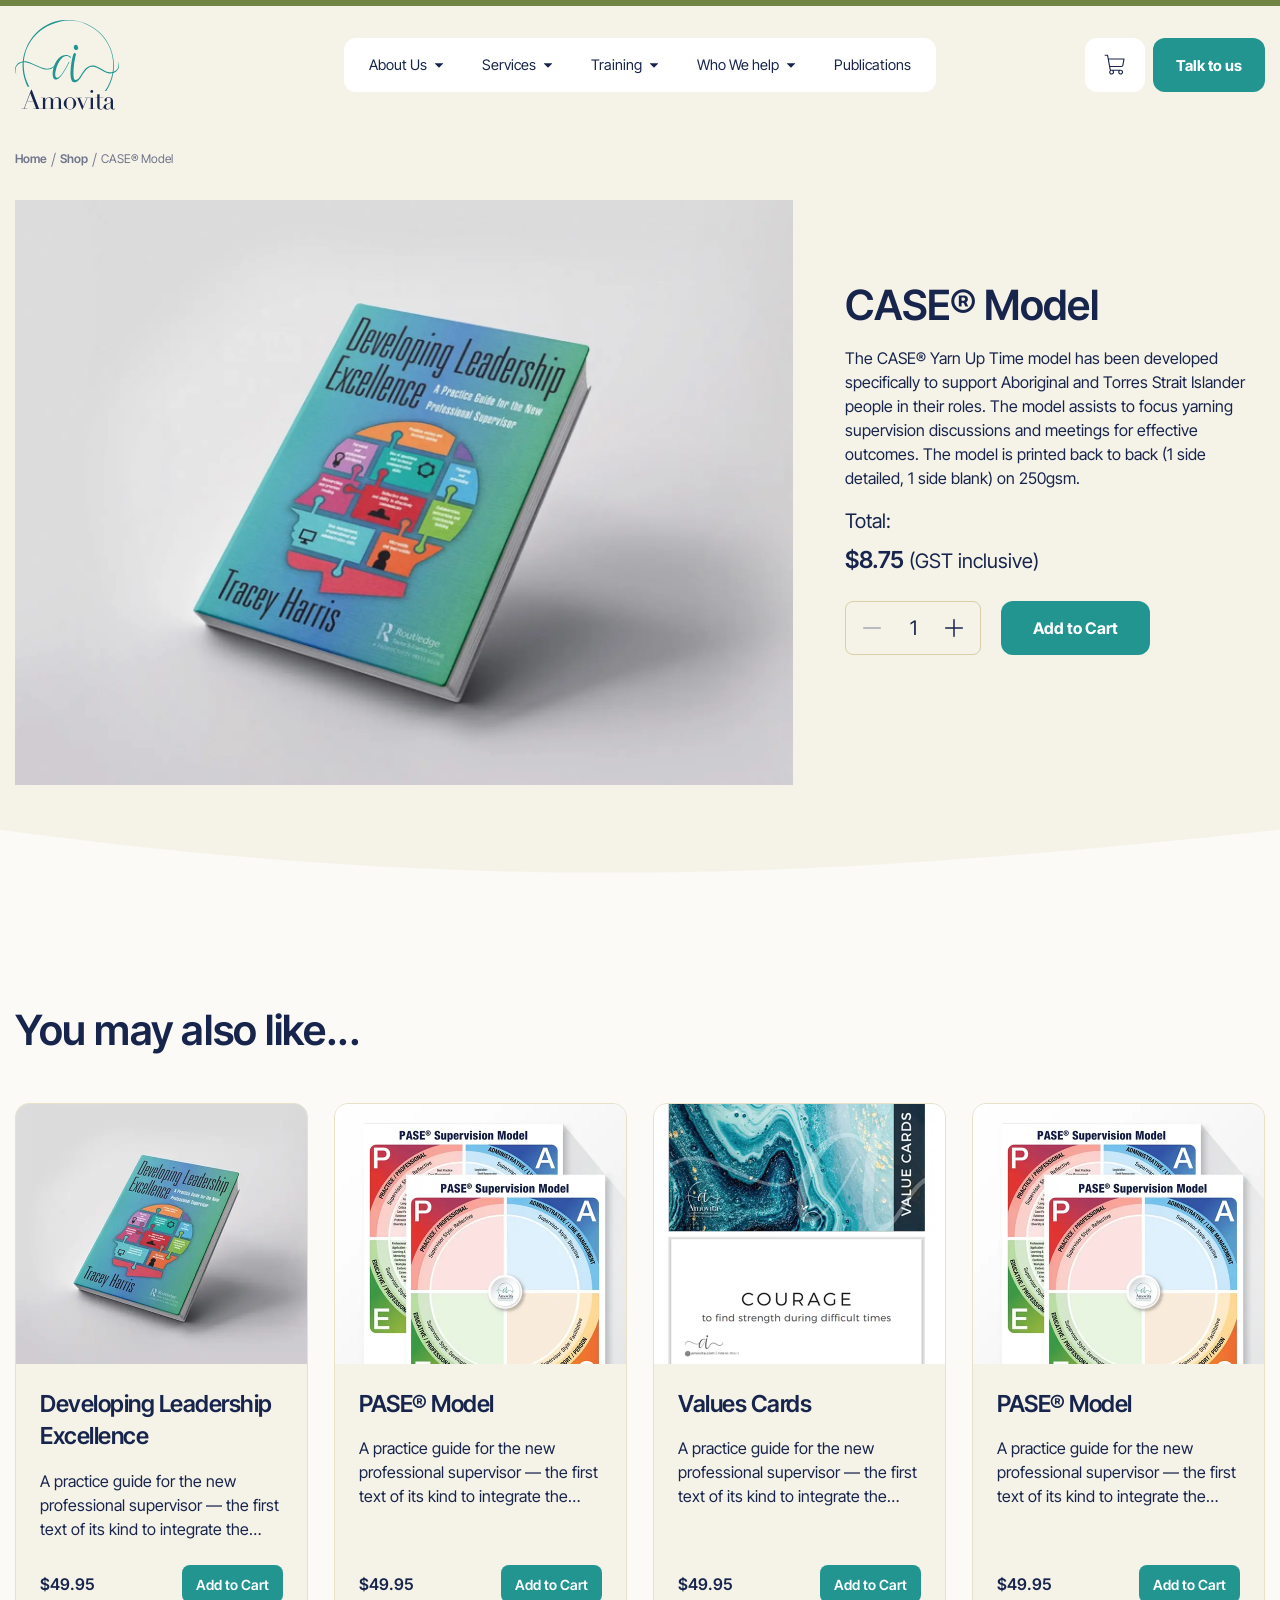
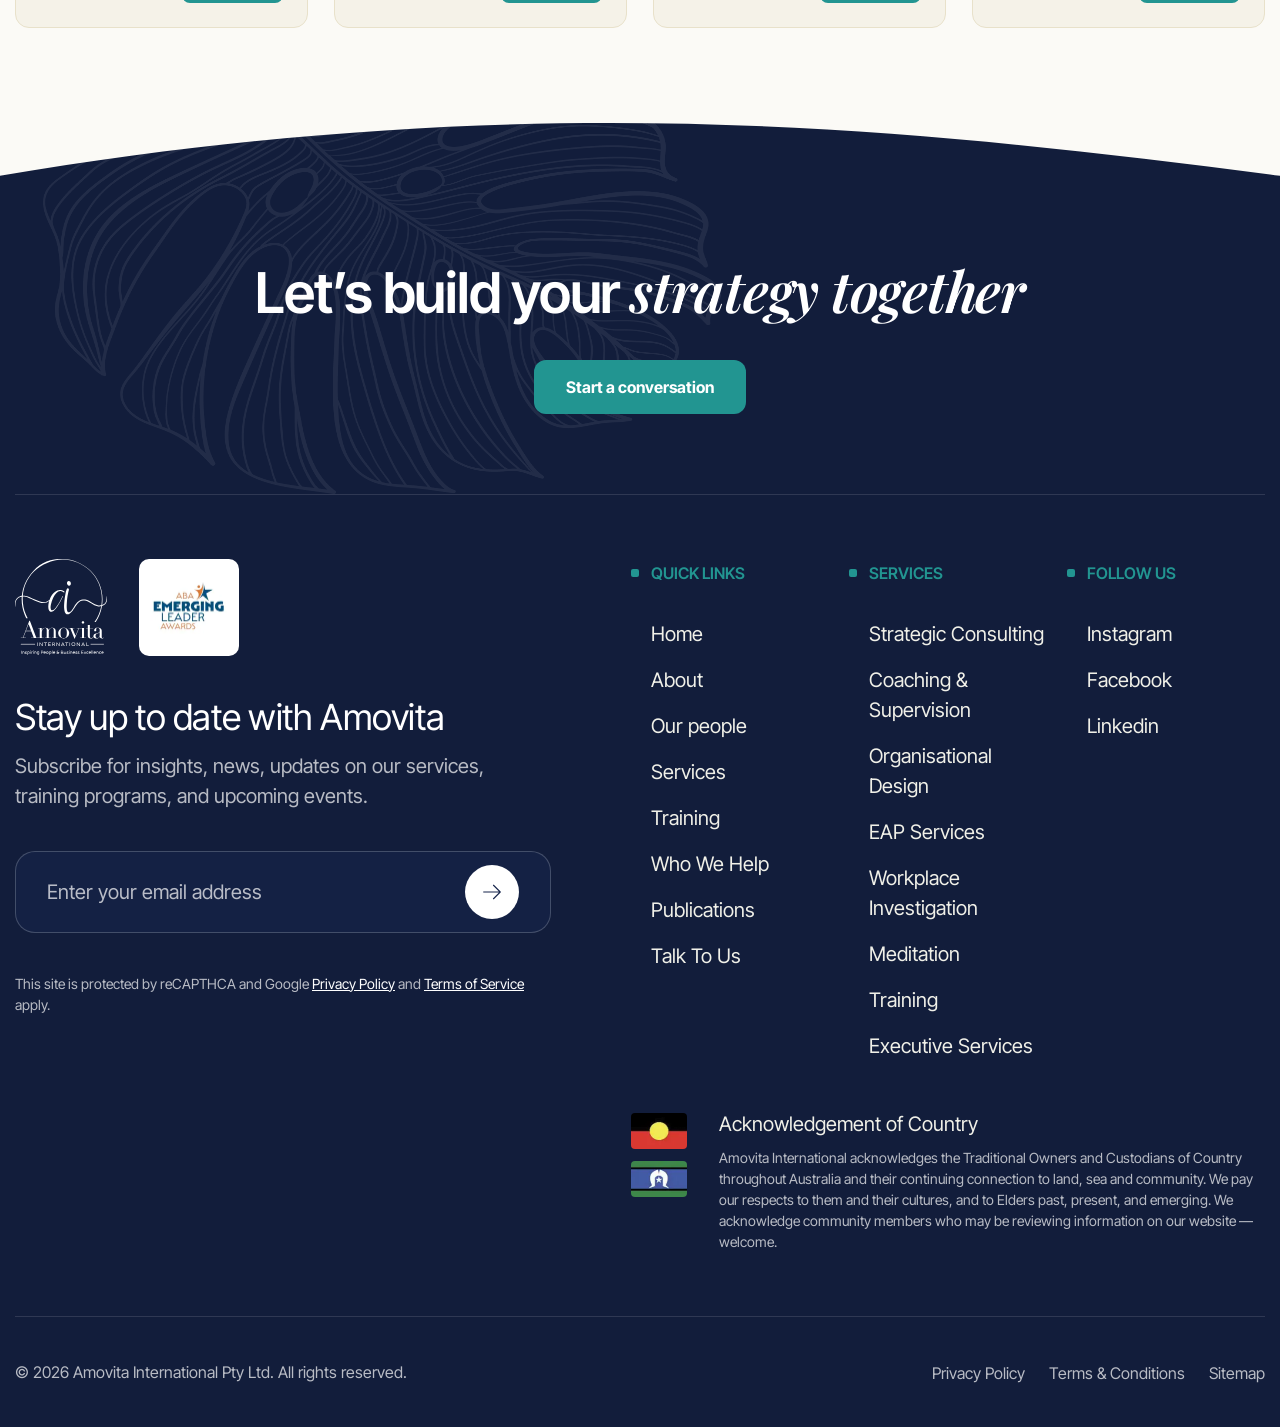
<file: product-detail.html>
<!DOCTYPE html>
<html lang="en">

<head>
	<title>CASE® Model — Amovita</title>
	<meta charset="UTF-8">
	<meta name="format-detection" content="telephone=no">
	<!-- <meta http-equiv="Content-Security-Policy"
         content="default-src 'self' data: blob:; font-src 'self' data: blob: https:; style-src 'self' 'unsafe-inline' data:; script-src 'self' 'unsafe-inline' 'unsafe-eval' blob:; img-src 'self' data: blob: https:; connect-src 'self' ws: wss:"> -->

	<!-- The template's default `favicon.ico` never existed and nothing in the
        build produced one, so all 12 pages 404'd on it. This is the Amovita
        ring mark cropped out of img/common/logo-dark.svg (the "Amovita"
        wordmark below it is illegible at favicon size) and it ships through
        the normal image pipeline. -->
	<link rel="icon" type="image/svg+xml" href="img/common/favicon.svg">
	<meta name="viewport" content="width=device-width, initial-scale=1.0">

	<!-- Fonts: Playfair Display (400, 600, 600i) + Inter Tight (300, 400, 500, 600, 700, 400i) -->
	<!-- Playfair 400 (Regular) drives the interior-page lede paragraphs (about/services/
        contact/our-people/who-we-help/training/industry/service-details/publications/
        profile); without it those ledes fell back to the 600 face and rendered too heavy. -->
	<!-- Inter Tight 300 (Light) is used by ONE glyph: the breadcrumb "/" separator, whose
        hairline stroke in the design comes from a Light display face (Figma 417:14683).
        At 400 the slash reads as a heavy bar next to the 12px crumb labels. -->
	<link rel="preconnect" href="https://fonts.googleapis.com">
	<link rel="preconnect" href="https://fonts.gstatic.com" crossorigin>
	<link rel="stylesheet" href="https://fonts.googleapis.com/css2?family=Inter+Tight:ital,wght@0,300;0,400;0,500;0,600;0,700;1,400&family=Playfair+Display:ital,wght@0,400;0,600;1,600&display=swap&_v=20261004033121">

	<!-- Motion layer switch. Runs before the page paints, so elements that
        animate in start hidden instead of flashing into place first. With
        scripts off this line never runs and nothing is ever hidden — see
        the header of scss/project/motion.scss for the full contract. -->
	<script>
		document.documentElement.classList.add('anim');
	</script>

	<link rel="stylesheet" href="css/main.css?_v=20261004033121">
</head>

<!-- page-shop: the product page belongs to the store, so it shares the
     store's header behaviour (cart kept in the mobile top bar). -->

<body class="page-product-detail page-shop">
	<div class="wrapper">
		<header class="header">
			<div class="header__container">
				<a href="index.html" class="header__logo" aria-label="Amovita — home">
					<img class="header__logo-img header__logo-img_dark" src="img/common/logo-dark.svg" alt="" width="134" height="116">
					<img class="header__logo-img header__logo-img_light" src="img/common/logo-white.svg" alt="" width="134" height="116">
				</a>

				<nav class="header__nav" aria-label="Primary">
					<div class="header__panel-top">
						<a href="index.html" class="header__panel-logo" aria-label="Amovita — home">
							<img src="img/common/logo-white.svg" alt="" width="134" height="116">
						</a>
						<button type="button" class="header__close" aria-label="Close menu">
							<svg aria-hidden="true">
								<use href="img/icons/icons.svg#svg-close"></use>
							</svg>
						</button>
					</div>
					<ul class="header__menu">
						<li class="header__item header__item_has-drop header__item_about">
							<button type="button" class="header__link header__toggle" aria-expanded="false" aria-haspopup="true">
								About Us
								<svg class="header__caret" aria-hidden="true">
									<use href="img/icons/icons.svg#svg-caret-down"></use>
								</svg>
							</button>
							<div class="header__drop">
								<ul class="header__submenu">
									<li><a href="about.html" class="header__sublink">About Us</a></li>
									<li><a href="our-people.html" class="header__sublink">Our People</a></li>
								</ul>
							</div>
						</li>
						<li class="header__item header__item_has-drop header__item_services">
							<button type="button" class="header__link header__toggle" aria-expanded="false" aria-haspopup="true">
								Services
								<svg class="header__caret" aria-hidden="true">
									<use href="img/icons/icons.svg#svg-caret-down"></use>
								</svg>
							</button>
							<div class="header__drop">
								<ul class="header__submenu">
									<li><a href="services.html#strategic-consulting" class="header__sublink">Strategic Consulting</a></li>
									<li><a href="services.html#coaching-supervision" class="header__sublink">Coaching &amp; Supervision</a></li>
									<li><a href="services.html#organisational-design" class="header__sublink">Organisational Design</a></li>
									<li><a href="services.html#eap-services" class="header__sublink">EAP Services</a></li>
									<li><a href="services.html#workplace-investigation" class="header__sublink">Workplace Investigation</a></li>
									<li><a href="services.html#mediation" class="header__sublink">Mediation</a></li>
									<li><a href="services.html#executive-services" class="header__sublink">Executive Services</a></li>
									<li class="header__subitem_all">
										<a href="services.html" class="header__sublink header__sublink_all">
											View all
											<svg aria-hidden="true">
												<use href="img/icons/icons.svg#svg-arrow-right"></use>
											</svg>
										</a>
									</li>
								</ul>
							</div>
						</li>
						<li class="header__item header__item_has-drop header__item_training">
							<button type="button" class="header__link header__toggle" aria-expanded="false" aria-haspopup="true">
								Training
								<svg class="header__caret" aria-hidden="true">
									<use href="img/icons/icons.svg#svg-caret-down"></use>
								</svg>
							</button>
							<div class="header__drop">
								<ul class="header__submenu">
									<li><a href="training-overview.html" class="header__sublink">Training Overview</a></li>
									<li><a href="training-calendar.html" class="header__sublink">Training Calendar</a></li>
									<li><a href="training-overview.html" class="header__sublink">Training Directory</a></li>
								</ul>
							</div>
						</li>
						<li class="header__item header__item_has-drop header__item_who">
							<button type="button" class="header__link header__toggle" aria-expanded="false" aria-haspopup="true">
								Who We help
								<svg class="header__caret" aria-hidden="true">
									<use href="img/icons/icons.svg#svg-caret-down"></use>
								</svg>
							</button>
							<div class="header__drop">
								<ul class="header__submenu">
									<li><a href="industry-detail.html" class="header__sublink">Construction &amp; Property</a></li>
									<li><a href="industry-detail.html" class="header__sublink">Manufacturing &amp; Industrial</a></li>
									<li><a href="industry-detail.html" class="header__sublink">Mining &amp; Resources</a></li>
									<li><a href="industry-detail.html" class="header__sublink">Transport &amp; Logistics</a></li>
									<li class="header__subitem_all">
										<a href="who-we-help.html" class="header__sublink header__sublink_all">
											View all
											<svg aria-hidden="true">
												<use href="img/icons/icons.svg#svg-arrow-right"></use>
											</svg>
										</a>
									</li>
								</ul>
							</div>
						</li>
						<li class="header__item header__item_publications">
							<a href="publications.html" class="header__link">Publications</a>
						</li>
					</ul>
					<div class="header__panel-foot">
						<a href="contact.html" class="btn btn_primary header__panel-cta">Talk to us</a>
					</div>
				</nav>

				<div class="header__actions">
					<button type="button" class="header__cart" aria-label="Cart">
						<svg class="header__cart-icon" aria-hidden="true">
							<use href="img/icons/icons.svg#svg-cart"></use>
						</svg>
						<span class="header__cart-count" data-cart-count aria-hidden="true" hidden>0</span>
					</button>
					<a href="contact.html" class="btn btn_primary header__cta">Talk to us</a>
					<button type="button" class="icon-menu header__burger" aria-label="Open menu"><span></span></button>
				</div>
			</div>
		</header>

		<main class="page">

			<!-- ==================================================== PRODUCT HERO -->
			<!-- Figma "Shop / Desktop / Product Detail" (748:14558). Left: crumbs +
              the 805x606 product image; right: title, description, total,
              quantity and Add to Cart, centred on the image's height.
              The quantity field is a real number input (name="quantity", the
              WooCommerce add-to-cart field); js/files/product-detail.js drives
              the -/+ buttons, the Total line and the button's cart quantity. -->
			<section class="product-hero">
				<div class="product-hero__inner container">
					<div class="product-hero__media" data-anim-stagger="90">
						<nav class="product-hero__crumbs" aria-label="Breadcrumb" data-anim="fade-up">
							<a href="index.html" class="product-hero__crumb">Home</a>
							<span class="product-hero__crumb-sep" aria-hidden="true">/</span>
							<a href="shop.html" class="product-hero__crumb">Shop</a>
							<span class="product-hero__crumb-sep" aria-hidden="true">/</span>
							<span class="product-hero__crumb product-hero__crumb_current" aria-current="page">CASE&reg; Model</span>
						</nav>
						<div class="product-hero__photo" data-anim="fade-up">
							<picture><source srcset="img/shop/shop-product-main.webp" type="image/webp"><img class="product-hero__img" src="img/shop/shop-product-main.png" alt="CASE&reg; Model" width="805" height="606"></picture>
						</div>
					</div>

					<div class="product-hero__body" data-product data-product-price="8.75" data-anim-stagger="90">
						<h1 class="product-hero__title" data-anim="fade-up">CASE&reg; Model</h1>
						<p class="product-hero__text" data-anim="fade-up">The CASE&reg; Yarn Up Time model has been developed specifically to support Aboriginal and Torres Strait Islander people in their roles. The model assists to focus yarning supervision discussions and meetings for effective outcomes. The model is printed back to back (1 side detailed, 1 side blank) on 250gsm.</p>

						<div class="product-hero__total" data-anim="fade-up">
							<span class="product-hero__total-label">Total:</span>
							<p class="product-hero__price" aria-live="polite"><strong class="product-hero__amount" data-product-total>$8.75</strong> (GST inclusive)</p>
						</div>

						<form class="product-hero__buy" action="#" method="post" data-anim="fade-up">
							<div class="product-qty" role="group" aria-label="Quantity">
								<button type="button" class="product-qty__btn" data-qty-step="-1" aria-label="Decrease quantity" disabled>
									<svg aria-hidden="true">
										<use href="img/icons/icons.svg#svg-minus"></use>
									</svg>
								</button>
								<label class="product-qty__label" for="product-qty-input">Quantity</label>
								<input class="product-qty__input" type="number" id="product-qty-input" name="quantity" value="1" min="1" max="99" step="1" inputmode="numeric" data-qty-input>
								<button type="button" class="product-qty__btn" data-qty-step="1" aria-label="Increase quantity">
									<svg aria-hidden="true">
										<use href="img/icons/icons.svg#svg-plus"></use>
									</svg>
								</button>
							</div>
							<button type="button" class="btn btn_primary product-hero__cta" data-cart-add data-cart-title="CASE® Model" data-cart-price="8.75" data-cart-qty="1">Add to Cart</button>
						</form>
					</div>
				</div>
				<img class="product-hero__wave" src="img/common/wave-cream.svg" alt="" aria-hidden="true">
			</section>

			<!-- ================================================ YOU MAY ALSO LIKE -->
			<!-- Static grid (nothing here is filtered or paged), so the cards
              come in one after another; the card block is the store's
              .shop-product (pages/shop.scss). -->
			<section class="product-related" aria-labelledby="product-related-title">
				<div class="product-related__inner container">
					<h2 class="product-related__title" id="product-related-title" data-anim="fade-up">You may also like...</h2>
					<div class="product-related__grid" data-anim-stagger="80">
						<article class="shop-product" data-anim="fade-up">
							<div class="shop-product__media"><picture><source srcset="img/shop/shop-leadership-book.webp" type="image/webp"><img class="shop-product__img" src="img/shop/shop-leadership-book.png" alt="Developing Leadership Excellence" width="325" height="260" loading="lazy"></picture></div>
							<div class="shop-product__body">
								<div class="shop-product__info">
									<h3 class="shop-product__title"><a class="shop-product__link" href="product-detail.html">Developing Leadership Excellence</a></h3>
									<p class="shop-product__text">A practice guide for the new professional supervisor &mdash; the first text of its kind to integrate the PASE&reg; model.</p>
								</div>
								<div class="shop-product__meta">
									<span class="shop-product__price">$49.95</span>
									<button type="button" class="shop-product__cta" data-cart-add data-cart-title="Developing Leadership Excellence" data-cart-price="49.95">Add to Cart</button>
								</div>
							</div>
						</article>
						<article class="shop-product" data-anim="fade-up">
							<div class="shop-product__media"><picture><source srcset="img/shop/shop-pase-model.webp" type="image/webp"><img class="shop-product__img" src="img/shop/shop-pase-model.png" alt="PASE&reg; Model" width="325" height="260" loading="lazy"></picture></div>
							<div class="shop-product__body">
								<div class="shop-product__info">
									<h3 class="shop-product__title"><a class="shop-product__link" href="product-detail.html">PASE&reg; Model</a></h3>
									<p class="shop-product__text">A practice guide for the new professional supervisor &mdash; the first text of its kind to integrate the PASE&reg; model.</p>
								</div>
								<div class="shop-product__meta">
									<span class="shop-product__price">$49.95</span>
									<button type="button" class="shop-product__cta" data-cart-add data-cart-title="PASE® Model" data-cart-price="49.95">Add to Cart</button>
								</div>
							</div>
						</article>
						<article class="shop-product" data-anim="fade-up">
							<div class="shop-product__media"><picture><source srcset="img/shop/shop-values-cards.webp" type="image/webp"><img class="shop-product__img" src="img/shop/shop-values-cards.png" alt="Values Cards" width="325" height="260" loading="lazy"></picture></div>
							<div class="shop-product__body">
								<div class="shop-product__info">
									<h3 class="shop-product__title"><a class="shop-product__link" href="product-detail.html">Values Cards</a></h3>
									<p class="shop-product__text">A practice guide for the new professional supervisor &mdash; the first text of its kind to integrate the PASE&reg; model.</p>
								</div>
								<div class="shop-product__meta">
									<span class="shop-product__price">$49.95</span>
									<button type="button" class="shop-product__cta" data-cart-add data-cart-title="Values Cards" data-cart-price="49.95">Add to Cart</button>
								</div>
							</div>
						</article>
						<article class="shop-product" data-anim="fade-up">
							<div class="shop-product__media"><picture><source srcset="img/shop/shop-pase-model.webp" type="image/webp"><img class="shop-product__img" src="img/shop/shop-pase-model.png" alt="PASE&reg; Model" width="325" height="260" loading="lazy"></picture></div>
							<div class="shop-product__body">
								<div class="shop-product__info">
									<h3 class="shop-product__title"><a class="shop-product__link" href="product-detail.html">PASE&reg; Model</a></h3>
									<p class="shop-product__text">A practice guide for the new professional supervisor &mdash; the first text of its kind to integrate the PASE&reg; model.</p>
								</div>
								<div class="shop-product__meta">
									<span class="shop-product__price">$49.95</span>
									<button type="button" class="shop-product__cta" data-cart-add data-cart-title="PASE® Model" data-cart-price="49.95">Add to Cart</button>
								</div>
							</div>
						</article>
					</div>
				</div>
			</section>

		</main>
		<footer class="footer">
			<img class="footer__wave" src="img/common/wave-cream.svg" alt="" aria-hidden="true">

			<div class="footer__container">
				<div class="footer__cta">
					<h2 class="footer__cta-title">Let&rsquo;s build your <em>strategy together</em></h2>
					<a href="#" class="btn btn_primary">Start a conversation</a>
				</div>

				<span class="footer__divider" aria-hidden="true"></span>

				<div class="footer__columns">
					<div class="footer__left">
						<div class="footer__brand">
							<a href="index.html" class="footer__logo" aria-label="Amovita International — home">
								<img src="img/common/logo-white-footer.svg" alt="Amovita International" width="92" height="96">
							</a>
							<div class="footer__badge">
								<picture><source srcset="img/common/awards-badge.webp" type="image/webp"><img src="img/common/awards-badge.png" alt="ABA Emerging Leader Awards" width="78" height="53"></picture>
							</div>
						</div>

						<div class="footer__news">
							<h3 class="footer__news-title">Stay up to date with Amovita</h3>
							<p class="footer__news-text">Subscribe for insights, news, updates on our services, training programs, and upcoming events.</p>
						</div>

						<form class="footer__form form-email" action="#" method="post">
							<input type="email" class="form-email__input" name="email" placeholder="Enter your email address" aria-label="Email address">
							<button type="submit" class="form-email__submit btn btn_round" aria-label="Subscribe">
								<svg aria-hidden="true">
									<use href="img/icons/icons.svg#svg-arrow-right"></use>
								</svg>
							</button>
						</form>

						<p class="footer__recaptcha">This site is protected by reCAPTHCA and Google <a href="#" class="footer__recaptcha-link">Privacy Policy</a> and <a href="#" class="footer__recaptcha-link">Terms of Service</a> apply.</p>
					</div>

					<div class="footer__right">
						<div class="footer__nav">
							<div class="footer__nav-col">
								<p class="footer__nav-head"><span class="footer__nav-bullet" aria-hidden="true"></span>Quick Links<span class="footer__nav-toggle" aria-hidden="true"></span></p>
								<ul class="footer__nav-list">
									<li><a href="index.html" class="footer__nav-link">Home</a></li>
									<li><a href="about.html" class="footer__nav-link">About</a></li>
									<li><a href="our-people.html" class="footer__nav-link">Our people</a></li>
									<li><a href="services.html" class="footer__nav-link">Services</a></li>
									<li><a href="training-overview.html" class="footer__nav-link">Training</a></li>
									<li><a href="who-we-help.html" class="footer__nav-link">Who We Help</a></li>
									<li><a href="publications.html" class="footer__nav-link">Publications</a></li>
									<li><a href="contact.html" class="footer__nav-link">Talk To Us</a></li>
								</ul>
							</div>

							<div class="footer__nav-col">
								<p class="footer__nav-head"><span class="footer__nav-bullet" aria-hidden="true"></span>Services<span class="footer__nav-toggle" aria-hidden="true"></span></p>
								<ul class="footer__nav-list">
									<li><a href="service-details.html" class="footer__nav-link">Strategic Consulting</a></li>
									<li><a href="service-details.html" class="footer__nav-link">Coaching &amp; Supervision</a></li>
									<li><a href="service-details.html" class="footer__nav-link">Organisational Design</a></li>
									<li><a href="service-details.html" class="footer__nav-link">EAP Services</a></li>
									<li><a href="service-details.html" class="footer__nav-link">Workplace Investigation</a></li>
									<li><a href="service-details.html" class="footer__nav-link">Meditation</a></li>
									<li><a href="service-details.html" class="footer__nav-link">Training</a></li>
									<li><a href="service-details.html" class="footer__nav-link">Executive Services</a></li>
								</ul>
							</div>

							<div class="footer__nav-col">
								<p class="footer__nav-head"><span class="footer__nav-bullet" aria-hidden="true"></span>Follow Us<span class="footer__nav-toggle" aria-hidden="true"></span></p>
								<ul class="footer__nav-list">
									<li><a href="#" class="footer__nav-link">Instagram</a></li>
									<li><a href="#" class="footer__nav-link">Facebook</a></li>
									<li><a href="#" class="footer__nav-link">Linkedin</a></li>
								</ul>
							</div>
						</div>

						<div class="footer__ack">
							<div class="footer__flags">
								<picture><source srcset="img/common/flag-aboriginal.webp" type="image/webp"><img class="footer__flag" src="img/common/flag-aboriginal.png" alt="Aboriginal flag" width="56" height="36"></picture>
								<picture><source srcset="img/common/flag-tsi.webp" type="image/webp"><img class="footer__flag" src="img/common/flag-tsi.png" alt="Torres Strait Islander flag" width="56" height="36"></picture>
							</div>
							<div class="footer__ack-text">
								<h4 class="footer__ack-title">Acknowledgement of Country</h4>
								<p class="footer__ack-body">Amovita International acknowledges the Traditional Owners and Custodians of Country throughout Australia and their continuing connection to land, sea and community. We pay our respects to them and their cultures, and to Elders past, present, and emerging. We acknowledge community members who may be reviewing information on our website &mdash; welcome.</p>
							</div>
						</div>
					</div>
				</div>

				<span class="footer__divider" aria-hidden="true"></span>

				<div class="footer__bottom">
					<p class="footer__copy">&copy; 2026 Amovita International Pty Ltd. All rights reserved.</p>
					<ul class="footer__legal">
						<li><a href="#" class="footer__legal-link">Privacy Policy</a></li>
						<li><a href="#" class="footer__legal-link">Terms &amp; Conditions</a></li>
						<li><a href="#" class="footer__legal-link">Sitemap</a></li>
					</ul>
				</div>
			</div>
		</footer>

	</div>
	<script src="js/main.js?_v=20261004033121"></script>
</body>

</html>
</file>
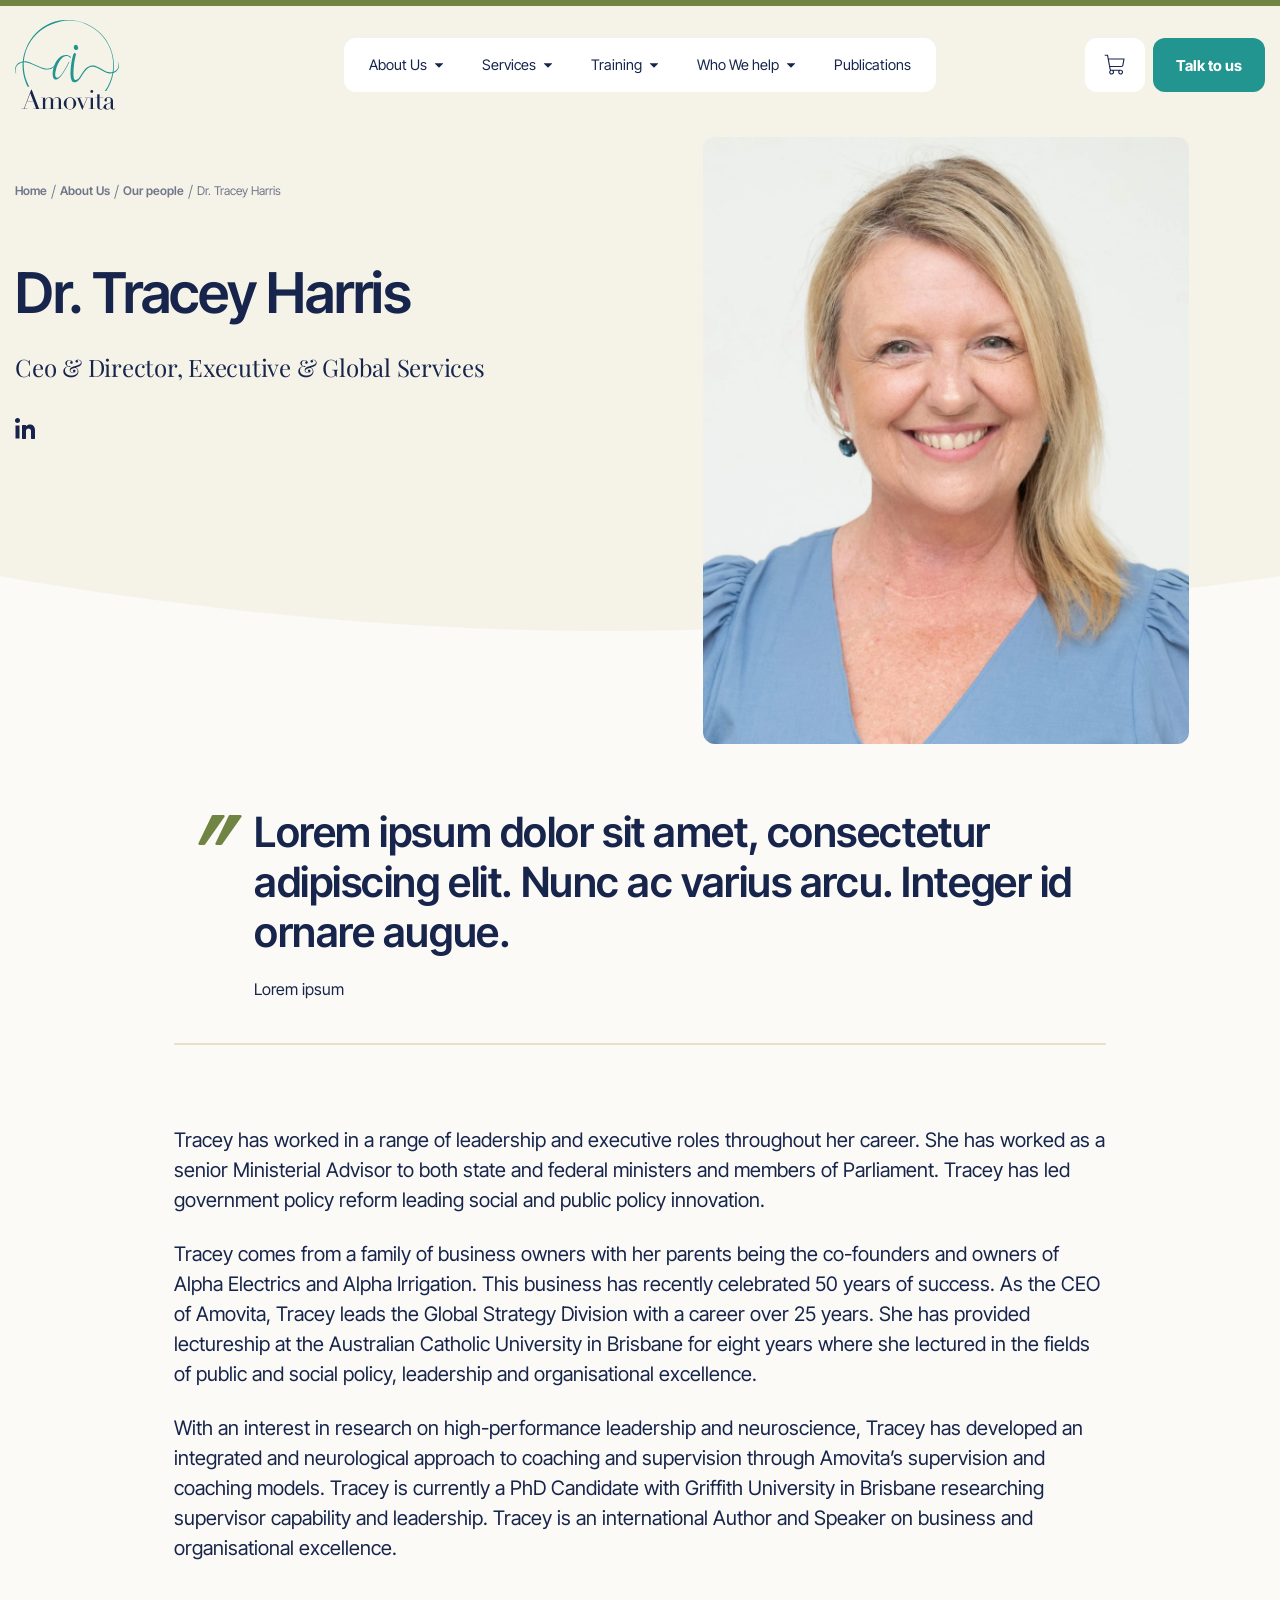
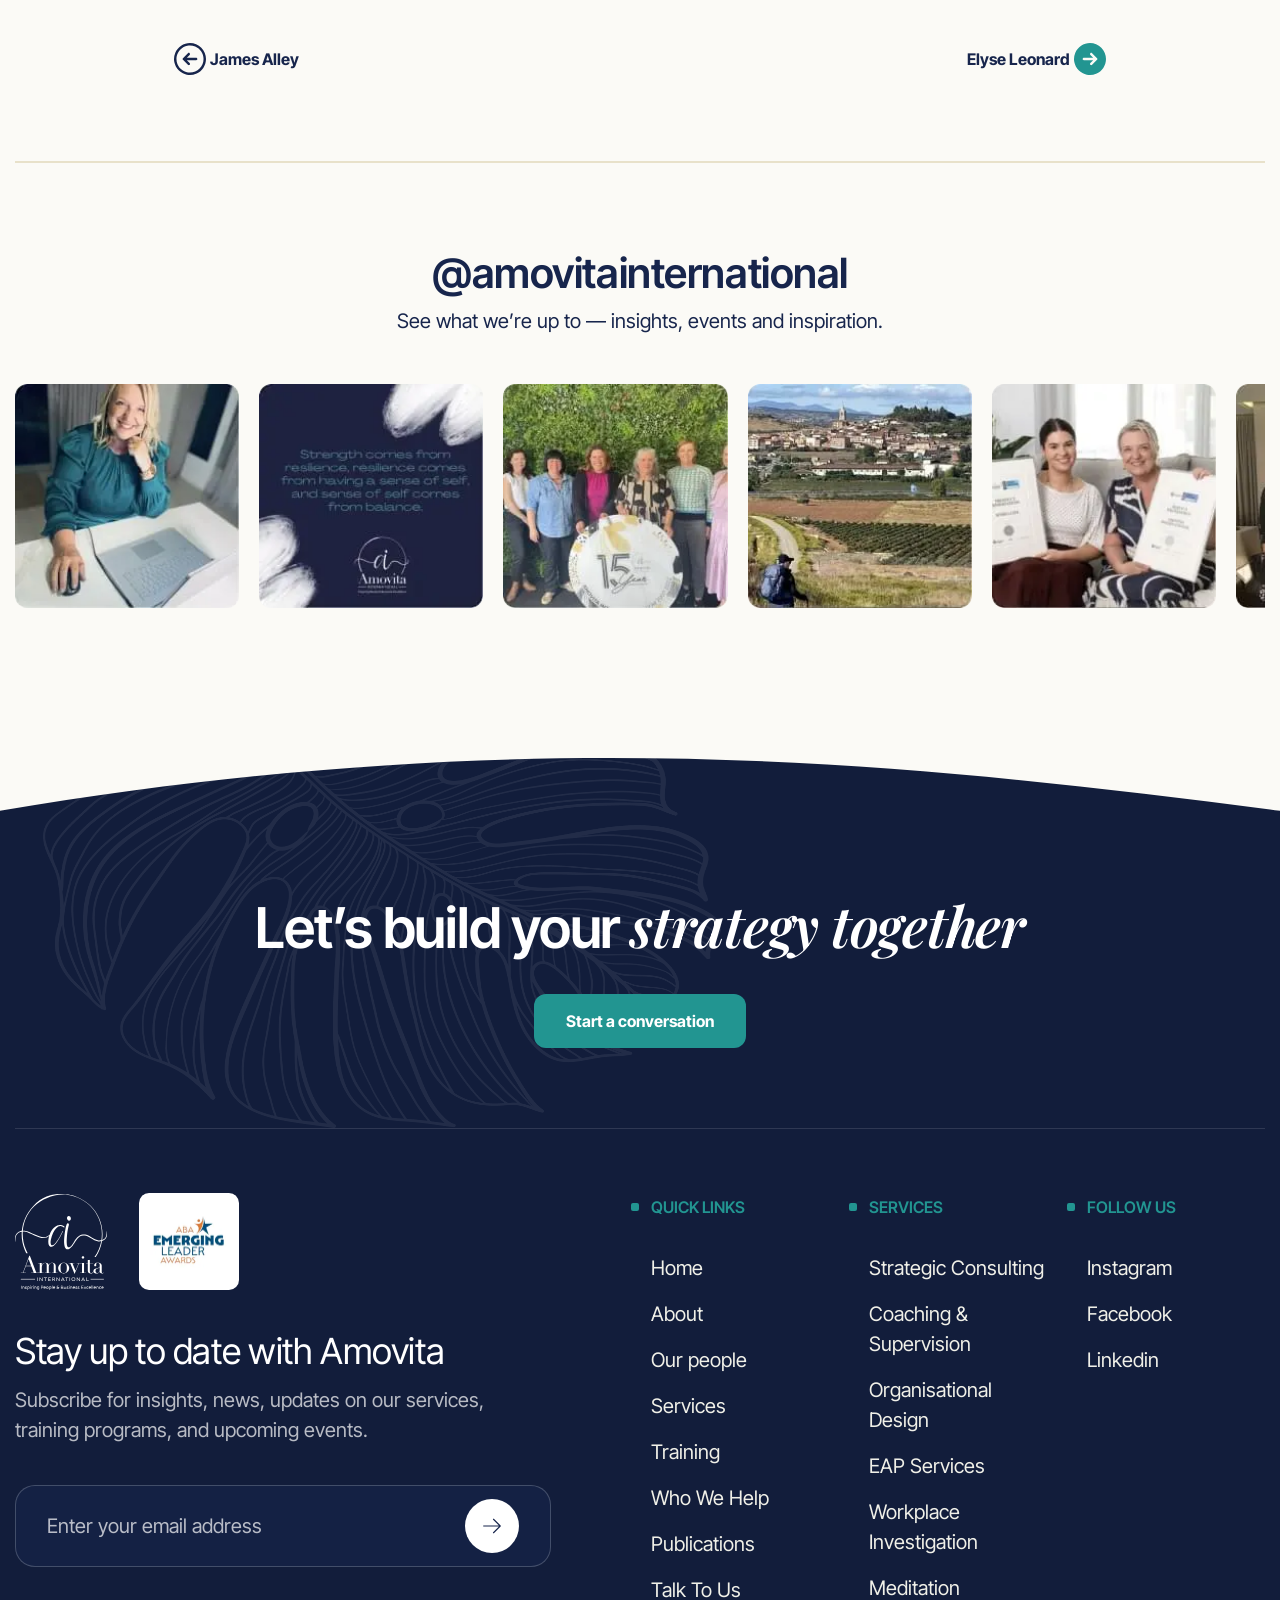
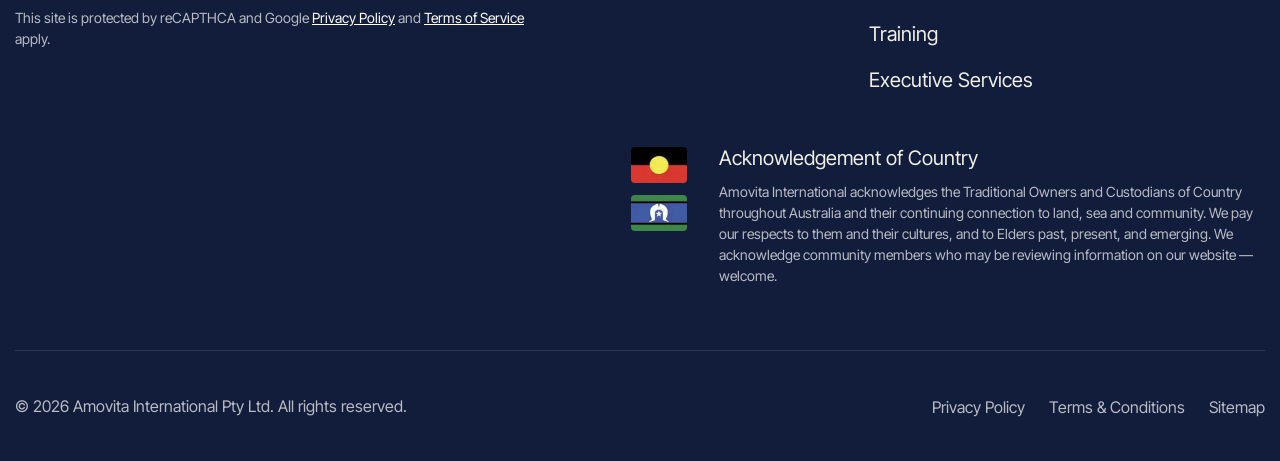
<file: profile.html>
<!DOCTYPE html>
<html lang="en">

<head>
	<title>Profile — Amovita</title>
	<meta charset="UTF-8">
	<meta name="format-detection" content="telephone=no">
	<!-- <meta http-equiv="Content-Security-Policy"
         content="default-src 'self' data: blob:; font-src 'self' data: blob: https:; style-src 'self' 'unsafe-inline' data:; script-src 'self' 'unsafe-inline' 'unsafe-eval' blob:; img-src 'self' data: blob: https:; connect-src 'self' ws: wss:"> -->

	<!-- The template's default `favicon.ico` never existed and nothing in the
        build produced one, so all 12 pages 404'd on it. This is the Amovita
        ring mark cropped out of img/common/logo-dark.svg (the "Amovita"
        wordmark below it is illegible at favicon size) and it ships through
        the normal image pipeline. -->
	<link rel="icon" type="image/svg+xml" href="img/common/favicon.svg">
	<meta name="viewport" content="width=device-width, initial-scale=1.0">

	<!-- Fonts: Playfair Display (400, 600, 600i) + Inter Tight (300, 400, 500, 600, 700, 400i) -->
	<!-- Playfair 400 (Regular) drives the interior-page lede paragraphs (about/services/
        contact/our-people/who-we-help/training/industry/service-details/publications/
        profile); without it those ledes fell back to the 600 face and rendered too heavy. -->
	<!-- Inter Tight 300 (Light) is used by ONE glyph: the breadcrumb "/" separator, whose
        hairline stroke in the design comes from a Light display face (Figma 417:14683).
        At 400 the slash reads as a heavy bar next to the 12px crumb labels. -->
	<link rel="preconnect" href="https://fonts.googleapis.com">
	<link rel="preconnect" href="https://fonts.gstatic.com" crossorigin>
	<link rel="stylesheet" href="https://fonts.googleapis.com/css2?family=Inter+Tight:ital,wght@0,300;0,400;0,500;0,600;0,700;1,400&family=Playfair+Display:ital,wght@0,400;0,600;1,600&display=swap&_v=20261004033121">

	<!-- Motion layer switch. Runs before the page paints, so elements that
        animate in start hidden instead of flashing into place first. With
        scripts off this line never runs and nothing is ever hidden — see
        the header of scss/project/motion.scss for the full contract. -->
	<script>
		document.documentElement.classList.add('anim');
	</script>

	<link rel="stylesheet" href="css/main.css?_v=20261004033121">
</head>

<body class="page-profile">
	<div class="wrapper">
		<header class="header">
			<div class="header__container">
				<a href="index.html" class="header__logo" aria-label="Amovita — home">
					<img class="header__logo-img header__logo-img_dark" src="img/common/logo-dark.svg" alt="" width="134" height="116">
					<img class="header__logo-img header__logo-img_light" src="img/common/logo-white.svg" alt="" width="134" height="116">
				</a>

				<nav class="header__nav" aria-label="Primary">
					<div class="header__panel-top">
						<a href="index.html" class="header__panel-logo" aria-label="Amovita — home">
							<img src="img/common/logo-white.svg" alt="" width="134" height="116">
						</a>
						<button type="button" class="header__close" aria-label="Close menu">
							<svg aria-hidden="true">
								<use href="img/icons/icons.svg#svg-close"></use>
							</svg>
						</button>
					</div>
					<ul class="header__menu">
						<li class="header__item header__item_has-drop header__item_about">
							<button type="button" class="header__link header__toggle" aria-expanded="false" aria-haspopup="true">
								About Us
								<svg class="header__caret" aria-hidden="true">
									<use href="img/icons/icons.svg#svg-caret-down"></use>
								</svg>
							</button>
							<div class="header__drop">
								<ul class="header__submenu">
									<li><a href="about.html" class="header__sublink">About Us</a></li>
									<li><a href="our-people.html" class="header__sublink">Our People</a></li>
								</ul>
							</div>
						</li>
						<li class="header__item header__item_has-drop header__item_services">
							<button type="button" class="header__link header__toggle" aria-expanded="false" aria-haspopup="true">
								Services
								<svg class="header__caret" aria-hidden="true">
									<use href="img/icons/icons.svg#svg-caret-down"></use>
								</svg>
							</button>
							<div class="header__drop">
								<ul class="header__submenu">
									<li><a href="services.html#strategic-consulting" class="header__sublink">Strategic Consulting</a></li>
									<li><a href="services.html#coaching-supervision" class="header__sublink">Coaching &amp; Supervision</a></li>
									<li><a href="services.html#organisational-design" class="header__sublink">Organisational Design</a></li>
									<li><a href="services.html#eap-services" class="header__sublink">EAP Services</a></li>
									<li><a href="services.html#workplace-investigation" class="header__sublink">Workplace Investigation</a></li>
									<li><a href="services.html#mediation" class="header__sublink">Mediation</a></li>
									<li><a href="services.html#executive-services" class="header__sublink">Executive Services</a></li>
									<li class="header__subitem_all">
										<a href="services.html" class="header__sublink header__sublink_all">
											View all
											<svg aria-hidden="true">
												<use href="img/icons/icons.svg#svg-arrow-right"></use>
											</svg>
										</a>
									</li>
								</ul>
							</div>
						</li>
						<li class="header__item header__item_has-drop header__item_training">
							<button type="button" class="header__link header__toggle" aria-expanded="false" aria-haspopup="true">
								Training
								<svg class="header__caret" aria-hidden="true">
									<use href="img/icons/icons.svg#svg-caret-down"></use>
								</svg>
							</button>
							<div class="header__drop">
								<ul class="header__submenu">
									<li><a href="training-overview.html" class="header__sublink">Training Overview</a></li>
									<li><a href="training-calendar.html" class="header__sublink">Training Calendar</a></li>
									<li><a href="training-overview.html" class="header__sublink">Training Directory</a></li>
								</ul>
							</div>
						</li>
						<li class="header__item header__item_has-drop header__item_who">
							<button type="button" class="header__link header__toggle" aria-expanded="false" aria-haspopup="true">
								Who We help
								<svg class="header__caret" aria-hidden="true">
									<use href="img/icons/icons.svg#svg-caret-down"></use>
								</svg>
							</button>
							<div class="header__drop">
								<ul class="header__submenu">
									<li><a href="industry-detail.html" class="header__sublink">Construction &amp; Property</a></li>
									<li><a href="industry-detail.html" class="header__sublink">Manufacturing &amp; Industrial</a></li>
									<li><a href="industry-detail.html" class="header__sublink">Mining &amp; Resources</a></li>
									<li><a href="industry-detail.html" class="header__sublink">Transport &amp; Logistics</a></li>
									<li class="header__subitem_all">
										<a href="who-we-help.html" class="header__sublink header__sublink_all">
											View all
											<svg aria-hidden="true">
												<use href="img/icons/icons.svg#svg-arrow-right"></use>
											</svg>
										</a>
									</li>
								</ul>
							</div>
						</li>
						<li class="header__item header__item_publications">
							<a href="publications.html" class="header__link">Publications</a>
						</li>
					</ul>
					<div class="header__panel-foot">
						<a href="contact.html" class="btn btn_primary header__panel-cta">Talk to us</a>
					</div>
				</nav>

				<div class="header__actions">
					<button type="button" class="header__cart" aria-label="Cart">
						<svg class="header__cart-icon" aria-hidden="true">
							<use href="img/icons/icons.svg#svg-cart"></use>
						</svg>
						<span class="header__cart-count" data-cart-count aria-hidden="true" hidden>0</span>
					</button>
					<a href="contact.html" class="btn btn_primary header__cta">Talk to us</a>
					<button type="button" class="icon-menu header__burger" aria-label="Open menu"><span></span></button>
				</div>
			</div>
		</header>

		<main class="page">

			<!-- ============================================================= PROFILE HERO -->
			<section class="profile-hero">
				<!-- Stagger sits on __inner, not on __content: the breadcrumb
                 belongs to the same reveal as the name it introduces, and
                 reveal.js picks up [data-anim] at any depth as long as no
                 nested stagger group claims it first. -->
				<div class="profile-hero__inner container" data-anim-stagger="90">
					<nav class="profile-breadcrumb" aria-label="Breadcrumb" data-anim="fade-up">
						<a href="index.html" class="profile-breadcrumb__link">Home</a>
						<span class="profile-breadcrumb__sep" aria-hidden="true">/</span>
						<a href="about.html" class="profile-breadcrumb__link">About Us</a>
						<span class="profile-breadcrumb__sep" aria-hidden="true">/</span>
						<a href="our-people.html" class="profile-breadcrumb__link">Our people</a>
						<span class="profile-breadcrumb__sep" aria-hidden="true">/</span>
						<span class="profile-breadcrumb__current" aria-current="page">Dr. Tracey Harris</span>
					</nav>

					<div class="profile-hero__content">
						<h1 class="profile-hero__title" data-anim="fade-up">Dr. Tracey Harris</h1>
						<p class="profile-hero__role" data-anim="fade-up">Ceo &amp; Director, Executive &amp; Global Services</p>
						<div class="profile-hero__actions" data-anim="fade-up">
							<a href="#" class="profile-hero__social" aria-label="Dr. Tracey Harris on LinkedIn">
								<svg aria-hidden="true">
									<use href="img/icons/icons.svg#svg-linkedin"></use>
								</svg>
							</a>
						</div>
					</div>
				</div>

				<!-- The portrait rises in after the name — same 220ms offset the
                 Services hero gives its photo frame. It is deliberately NOT
                 a parallax layer: it is the subject of the page, not
                 decoration, and above 1100 it is absolutely placed with a
                 fluid top/right, so a second owner writing its transform
                 every frame would fight that placement. This page carries no
                 leaf or watermark, so it carries no parallax at all. -->
				<picture><source srcset="img/profile/profile-photo.webp" type="image/webp"><img class="profile-hero__photo" src="img/profile/profile-photo.jpg" alt="Dr. Tracey Harris" width="562" height="702" data-anim="fade-up" data-anim-delay="220"></picture>
				<img class="profile-hero__wave" src="img/common/wave-cream.svg" alt="" aria-hidden="true">
			</section>

			<!-- =================================================== PROFILE BIO -->
			<section class="profile-bio">
				<div class="profile-bio__inner">
					<!-- One reveal for the whole lockup: the olive mark is the
                    statement's opening punctuation, so staggering it apart
                    from its own sentence would read as a stray glyph. -->
					<div class="profile-quote" data-anim="fade-up">
						<svg class="profile-quote__mark" aria-hidden="true">
							<use href="img/icons/icons.svg#svg-quote"></use>
						</svg>
						<div class="profile-quote__body">
							<p class="profile-quote__text">Lorem ipsum dolor sit amet, consectetur adipiscing elit. Nunc ac varius arcu. Integer id ornare augue.</p>
							<p class="profile-quote__cite">Lorem ipsum</p>
						</div>
					</div>

					<div class="profile-bio__text" data-anim-stagger="90">
						<p data-anim="fade-up">Tracey has worked in a range of leadership and executive roles throughout her career. She has worked as a senior Ministerial Advisor to both state and federal ministers and members of Parliament. Tracey has led government policy reform leading social and public policy innovation.</p>
						<p data-anim="fade-up">Tracey comes from a family of business owners with her parents being the co-founders and owners of Alpha Electrics and Alpha Irrigation. This business has recently celebrated 50 years of success. As the CEO of Amovita, Tracey leads the Global Strategy Division with a career over 25 years. She has provided lectureship at the Australian Catholic University in Brisbane for eight years where she lectured in the fields of public and social policy, leadership and organisational excellence.</p>
						<p data-anim="fade-up">With an interest in research on high-performance leadership and neuroscience, Tracey has developed an integrated and neurological approach to coaching and supervision through Amovita&rsquo;s supervision and coaching models. Tracey is currently a PhD Candidate with Griffith University in Brisbane researching supervisor capability and leadership. Tracey is an international Author and Speaker on business and organisational excellence.</p>
					</div>

					<nav class="profile-pagenav" aria-label="Other team members" data-anim="fade-up">
						<a href="profile.html" class="profile-pagenav__link profile-pagenav__link_prev">
							<svg aria-hidden="true">
								<use href="img/icons/icons.svg#svg-arrow-circle-left"></use>
							</svg>
							James Alley
						</a>
						<a href="profile.html" class="profile-pagenav__link profile-pagenav__link_next">
							Elyse Leonard
							<svg aria-hidden="true">
								<use href="img/icons/icons.svg#svg-circle-right-fill"></use>
							</svg>
						</a>
					</nav>
				</div>
			</section>

			<!-- ====================================================== DIVIDER -->
			<div class="profile-divider" aria-hidden="true"><span class="profile-divider__line"></span></div>

			<!-- ==================================================== INSTAGRAM -->
			<section class="instagram">
				<div class="instagram__inner container">
					<!-- Shared block: the head reveals as ONE unit and the tiles
                    zoom in 70ms apart — identical to Home and About, so the
                    same band behaves the same way on every page that uses
                    it. (This is why the head does not carry a stagger of its
                    own, unlike the page-unique heads above.) -->
					<div class="instagram__head" data-anim="fade-up">
						<h2 class="instagram__title">@amovitainternational</h2>
						<p class="instagram__text">See what we&rsquo;re up to &mdash; insights, events and inspiration.</p>
					</div>

					<!-- Swiper: autoplaying, looping feed of square cards.
                    Six unique photos, duplicated once so loop mode has
                    enough slides for a seamless wrap at every slidesPerView
                    (the second set is aria-hidden to avoid double-reading).
                    Init + breakpoints in js/files/sliders.js — same shared
                    section as Home. -->
					<div class="instagram__slider swiper" data-anim="fade-up">
						<div class="instagram__track swiper-wrapper">
							<a href="#" class="instagram__item swiper-slide"><picture><source srcset="img/common/insta-1.webp" type="image/webp"><img src="img/common/insta-1.jpg" alt="Amovita on Instagram"></picture></a>
							<a href="#" class="instagram__item swiper-slide"><picture><source srcset="img/common/insta-2.webp" type="image/webp"><img src="img/common/insta-2.jpg" alt="Amovita on Instagram"></picture></a>
							<a href="#" class="instagram__item swiper-slide"><picture><source srcset="img/common/insta-3.webp" type="image/webp"><img src="img/common/insta-3.jpg" alt="Amovita on Instagram"></picture></a>
							<a href="#" class="instagram__item swiper-slide"><picture><source srcset="img/common/insta-4.webp" type="image/webp"><img src="img/common/insta-4.jpg" alt="Amovita on Instagram"></picture></a>
							<a href="#" class="instagram__item swiper-slide"><picture><source srcset="img/common/insta-5.webp" type="image/webp"><img src="img/common/insta-5.jpg" alt="Amovita on Instagram"></picture></a>
							<a href="#" class="instagram__item swiper-slide"><picture><source srcset="img/common/insta-6.webp" type="image/webp"><img src="img/common/insta-6.jpg" alt="Amovita on Instagram"></picture></a>
							<a href="#" class="instagram__item swiper-slide" aria-hidden="true" tabindex="-1"><picture><source srcset="img/common/insta-1.webp" type="image/webp"><img src="img/common/insta-1.jpg" alt=""></picture></a>
							<a href="#" class="instagram__item swiper-slide" aria-hidden="true" tabindex="-1"><picture><source srcset="img/common/insta-2.webp" type="image/webp"><img src="img/common/insta-2.jpg" alt=""></picture></a>
							<a href="#" class="instagram__item swiper-slide" aria-hidden="true" tabindex="-1"><picture><source srcset="img/common/insta-3.webp" type="image/webp"><img src="img/common/insta-3.jpg" alt=""></picture></a>
							<a href="#" class="instagram__item swiper-slide" aria-hidden="true" tabindex="-1"><picture><source srcset="img/common/insta-4.webp" type="image/webp"><img src="img/common/insta-4.jpg" alt=""></picture></a>
							<a href="#" class="instagram__item swiper-slide" aria-hidden="true" tabindex="-1"><picture><source srcset="img/common/insta-5.webp" type="image/webp"><img src="img/common/insta-5.jpg" alt=""></picture></a>
							<a href="#" class="instagram__item swiper-slide" aria-hidden="true" tabindex="-1"><picture><source srcset="img/common/insta-6.webp" type="image/webp"><img src="img/common/insta-6.jpg" alt=""></picture></a>
						</div>
					</div>
				</div>
			</section>

		</main>
		<footer class="footer">
			<img class="footer__wave" src="img/common/wave-cream.svg" alt="" aria-hidden="true">

			<div class="footer__container">
				<div class="footer__cta">
					<h2 class="footer__cta-title">Let&rsquo;s build your <em>strategy together</em></h2>
					<a href="#" class="btn btn_primary">Start a conversation</a>
				</div>

				<span class="footer__divider" aria-hidden="true"></span>

				<div class="footer__columns">
					<div class="footer__left">
						<div class="footer__brand">
							<a href="index.html" class="footer__logo" aria-label="Amovita International — home">
								<img src="img/common/logo-white-footer.svg" alt="Amovita International" width="92" height="96">
							</a>
							<div class="footer__badge">
								<picture><source srcset="img/common/awards-badge.webp" type="image/webp"><img src="img/common/awards-badge.png" alt="ABA Emerging Leader Awards" width="78" height="53"></picture>
							</div>
						</div>

						<div class="footer__news">
							<h3 class="footer__news-title">Stay up to date with Amovita</h3>
							<p class="footer__news-text">Subscribe for insights, news, updates on our services, training programs, and upcoming events.</p>
						</div>

						<form class="footer__form form-email" action="#" method="post">
							<input type="email" class="form-email__input" name="email" placeholder="Enter your email address" aria-label="Email address">
							<button type="submit" class="form-email__submit btn btn_round" aria-label="Subscribe">
								<svg aria-hidden="true">
									<use href="img/icons/icons.svg#svg-arrow-right"></use>
								</svg>
							</button>
						</form>

						<p class="footer__recaptcha">This site is protected by reCAPTHCA and Google <a href="#" class="footer__recaptcha-link">Privacy Policy</a> and <a href="#" class="footer__recaptcha-link">Terms of Service</a> apply.</p>
					</div>

					<div class="footer__right">
						<div class="footer__nav">
							<div class="footer__nav-col">
								<p class="footer__nav-head"><span class="footer__nav-bullet" aria-hidden="true"></span>Quick Links<span class="footer__nav-toggle" aria-hidden="true"></span></p>
								<ul class="footer__nav-list">
									<li><a href="index.html" class="footer__nav-link">Home</a></li>
									<li><a href="about.html" class="footer__nav-link">About</a></li>
									<li><a href="our-people.html" class="footer__nav-link">Our people</a></li>
									<li><a href="services.html" class="footer__nav-link">Services</a></li>
									<li><a href="training-overview.html" class="footer__nav-link">Training</a></li>
									<li><a href="who-we-help.html" class="footer__nav-link">Who We Help</a></li>
									<li><a href="publications.html" class="footer__nav-link">Publications</a></li>
									<li><a href="contact.html" class="footer__nav-link">Talk To Us</a></li>
								</ul>
							</div>

							<div class="footer__nav-col">
								<p class="footer__nav-head"><span class="footer__nav-bullet" aria-hidden="true"></span>Services<span class="footer__nav-toggle" aria-hidden="true"></span></p>
								<ul class="footer__nav-list">
									<li><a href="service-details.html" class="footer__nav-link">Strategic Consulting</a></li>
									<li><a href="service-details.html" class="footer__nav-link">Coaching &amp; Supervision</a></li>
									<li><a href="service-details.html" class="footer__nav-link">Organisational Design</a></li>
									<li><a href="service-details.html" class="footer__nav-link">EAP Services</a></li>
									<li><a href="service-details.html" class="footer__nav-link">Workplace Investigation</a></li>
									<li><a href="service-details.html" class="footer__nav-link">Meditation</a></li>
									<li><a href="service-details.html" class="footer__nav-link">Training</a></li>
									<li><a href="service-details.html" class="footer__nav-link">Executive Services</a></li>
								</ul>
							</div>

							<div class="footer__nav-col">
								<p class="footer__nav-head"><span class="footer__nav-bullet" aria-hidden="true"></span>Follow Us<span class="footer__nav-toggle" aria-hidden="true"></span></p>
								<ul class="footer__nav-list">
									<li><a href="#" class="footer__nav-link">Instagram</a></li>
									<li><a href="#" class="footer__nav-link">Facebook</a></li>
									<li><a href="#" class="footer__nav-link">Linkedin</a></li>
								</ul>
							</div>
						</div>

						<div class="footer__ack">
							<div class="footer__flags">
								<picture><source srcset="img/common/flag-aboriginal.webp" type="image/webp"><img class="footer__flag" src="img/common/flag-aboriginal.png" alt="Aboriginal flag" width="56" height="36"></picture>
								<picture><source srcset="img/common/flag-tsi.webp" type="image/webp"><img class="footer__flag" src="img/common/flag-tsi.png" alt="Torres Strait Islander flag" width="56" height="36"></picture>
							</div>
							<div class="footer__ack-text">
								<h4 class="footer__ack-title">Acknowledgement of Country</h4>
								<p class="footer__ack-body">Amovita International acknowledges the Traditional Owners and Custodians of Country throughout Australia and their continuing connection to land, sea and community. We pay our respects to them and their cultures, and to Elders past, present, and emerging. We acknowledge community members who may be reviewing information on our website &mdash; welcome.</p>
							</div>
						</div>
					</div>
				</div>

				<span class="footer__divider" aria-hidden="true"></span>

				<div class="footer__bottom">
					<p class="footer__copy">&copy; 2026 Amovita International Pty Ltd. All rights reserved.</p>
					<ul class="footer__legal">
						<li><a href="#" class="footer__legal-link">Privacy Policy</a></li>
						<li><a href="#" class="footer__legal-link">Terms &amp; Conditions</a></li>
						<li><a href="#" class="footer__legal-link">Sitemap</a></li>
					</ul>
				</div>
			</div>
		</footer>

	</div>
	<script src="js/main.js?_v=20261004033121"></script>
</body>

</html>
</file>
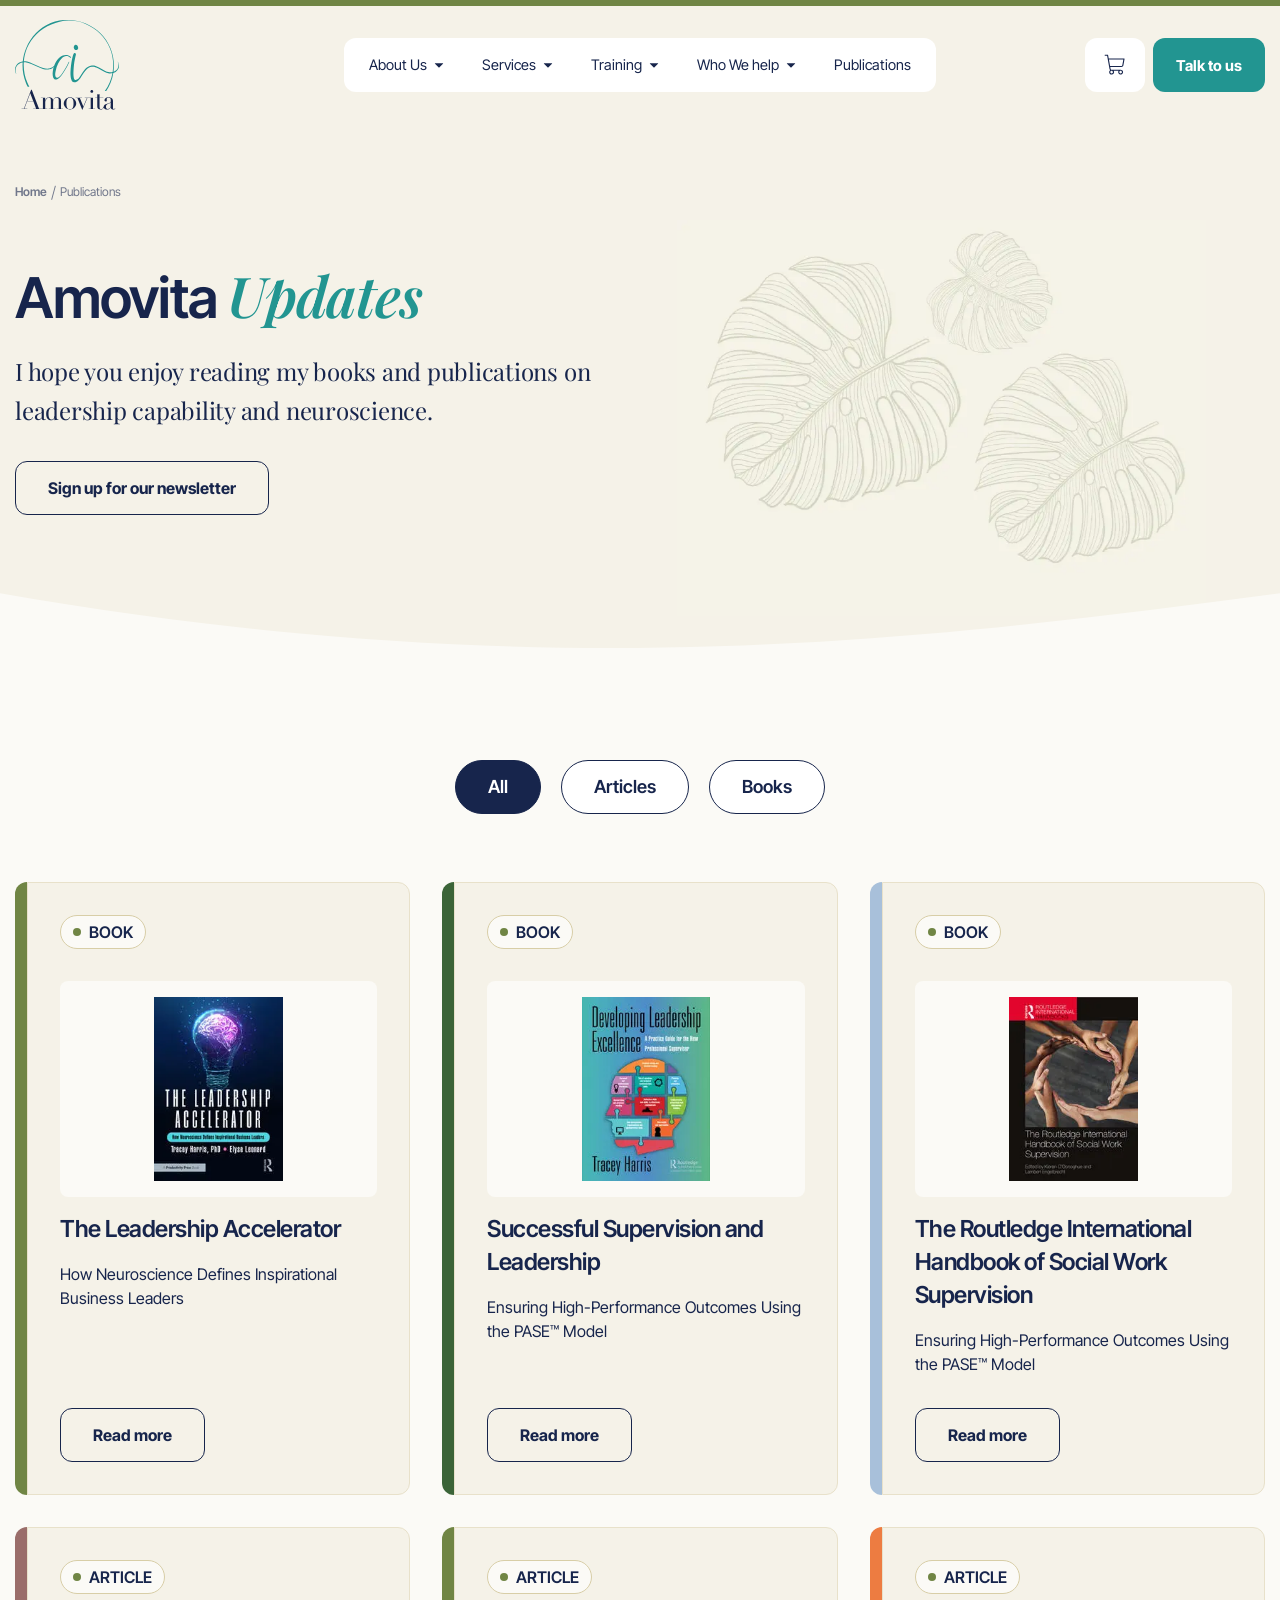
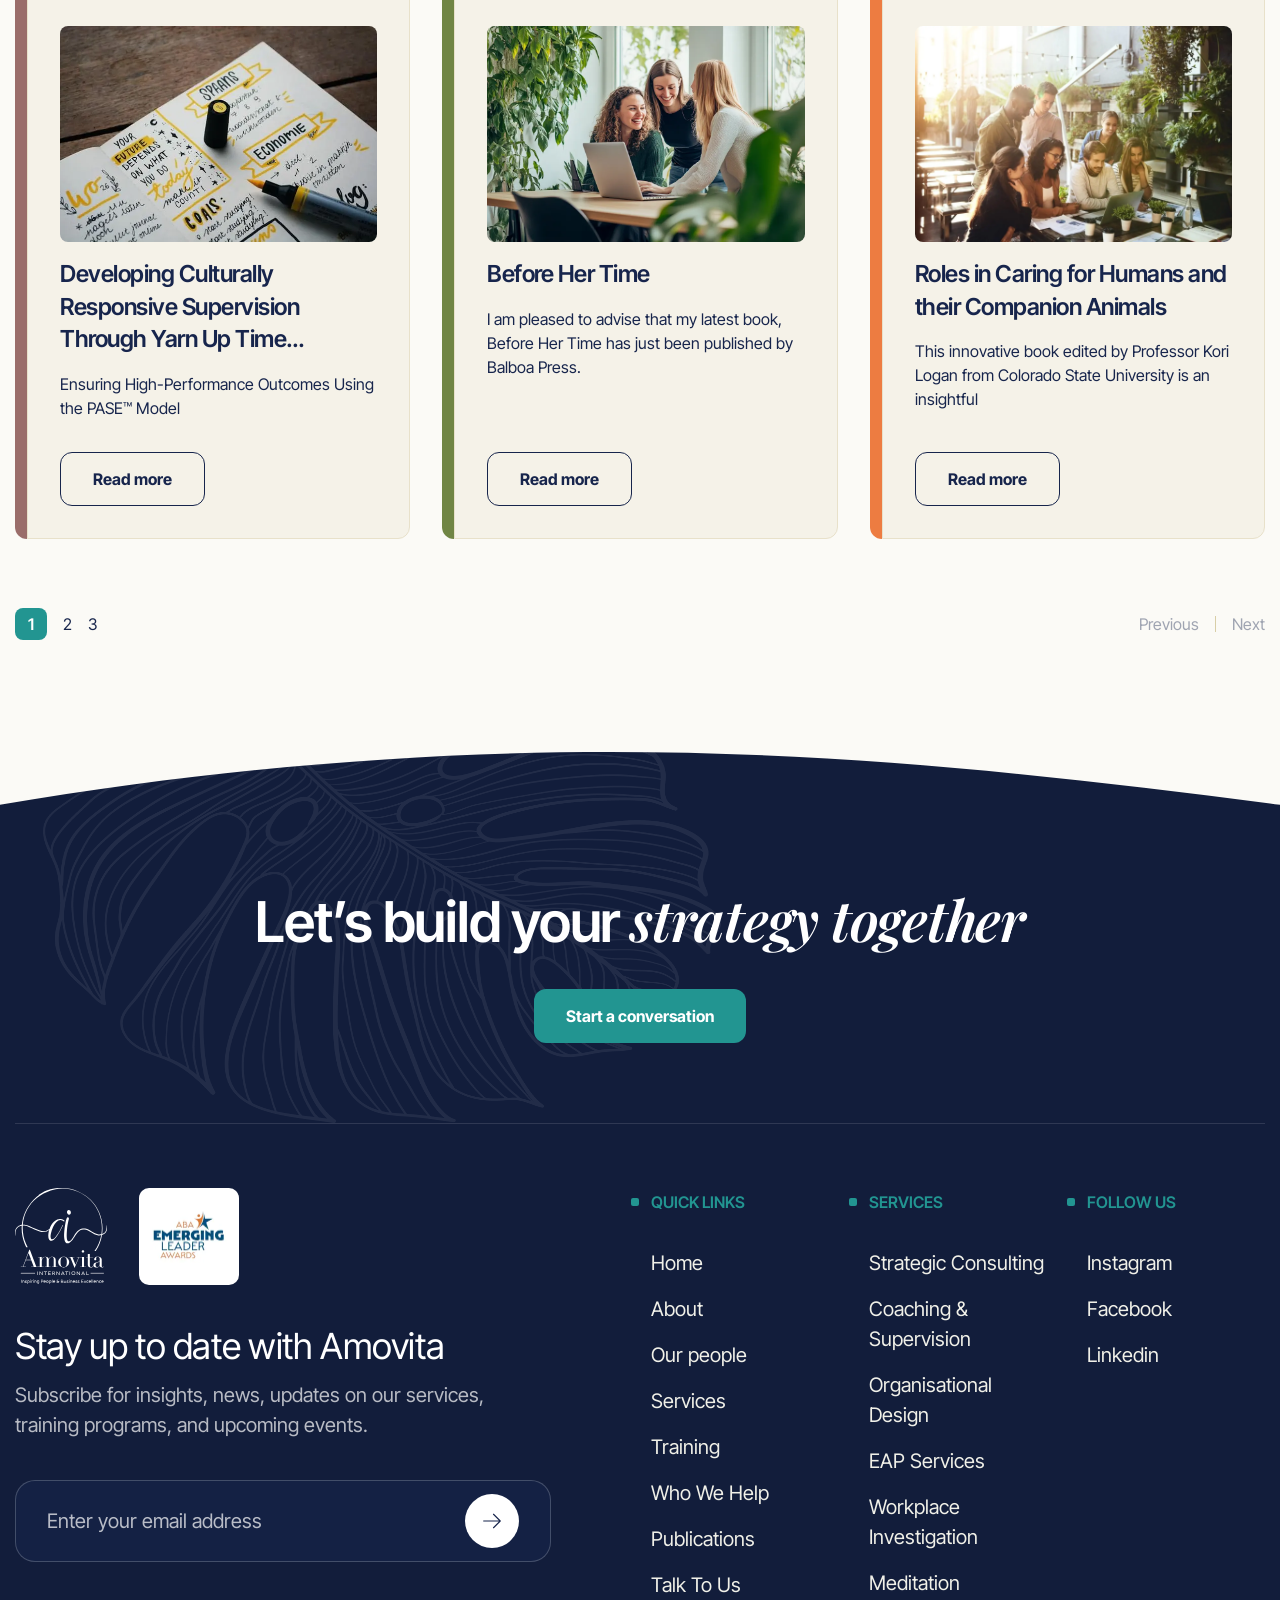
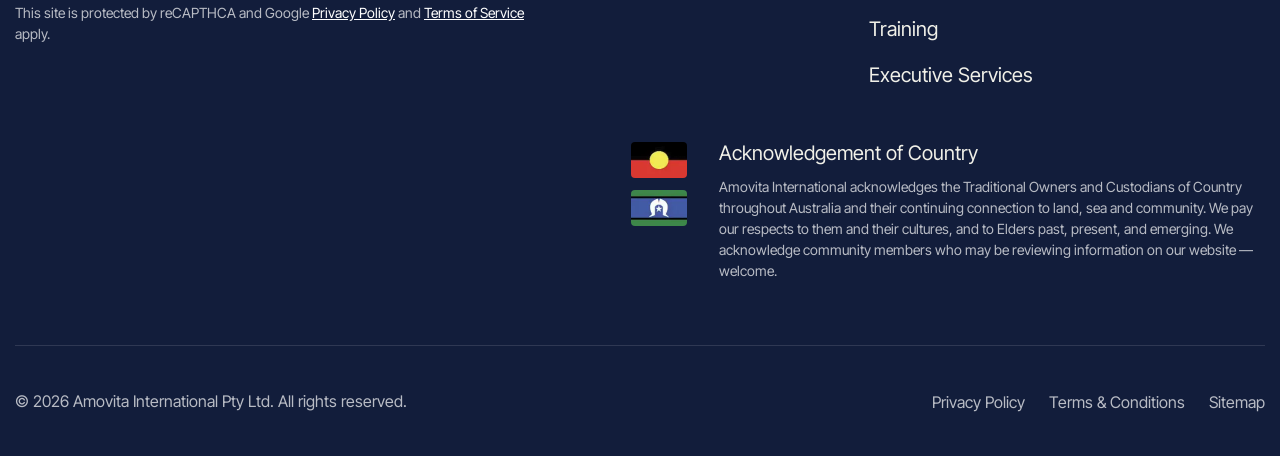
<file: publications.html>
<!DOCTYPE html>
<html lang="en">

<head>
	<title>Publications — Amovita</title>
	<meta charset="UTF-8">
	<meta name="format-detection" content="telephone=no">
	<!-- <meta http-equiv="Content-Security-Policy"
         content="default-src 'self' data: blob:; font-src 'self' data: blob: https:; style-src 'self' 'unsafe-inline' data:; script-src 'self' 'unsafe-inline' 'unsafe-eval' blob:; img-src 'self' data: blob: https:; connect-src 'self' ws: wss:"> -->

	<!-- The template's default `favicon.ico` never existed and nothing in the
        build produced one, so all 12 pages 404'd on it. This is the Amovita
        ring mark cropped out of img/common/logo-dark.svg (the "Amovita"
        wordmark below it is illegible at favicon size) and it ships through
        the normal image pipeline. -->
	<link rel="icon" type="image/svg+xml" href="img/common/favicon.svg">
	<meta name="viewport" content="width=device-width, initial-scale=1.0">

	<!-- Fonts: Playfair Display (400, 600, 600i) + Inter Tight (300, 400, 500, 600, 700, 400i) -->
	<!-- Playfair 400 (Regular) drives the interior-page lede paragraphs (about/services/
        contact/our-people/who-we-help/training/industry/service-details/publications/
        profile); without it those ledes fell back to the 600 face and rendered too heavy. -->
	<!-- Inter Tight 300 (Light) is used by ONE glyph: the breadcrumb "/" separator, whose
        hairline stroke in the design comes from a Light display face (Figma 417:14683).
        At 400 the slash reads as a heavy bar next to the 12px crumb labels. -->
	<link rel="preconnect" href="https://fonts.googleapis.com">
	<link rel="preconnect" href="https://fonts.gstatic.com" crossorigin>
	<link rel="stylesheet" href="https://fonts.googleapis.com/css2?family=Inter+Tight:ital,wght@0,300;0,400;0,500;0,600;0,700;1,400&family=Playfair+Display:ital,wght@0,400;0,600;1,600&display=swap&_v=20261003192000">

	<!-- Motion layer switch. Runs before the page paints, so elements that
        animate in start hidden instead of flashing into place first. With
        scripts off this line never runs and nothing is ever hidden — see
        the header of scss/project/motion.scss for the full contract. -->
	<script>
		document.documentElement.classList.add('anim');
	</script>

	<link rel="stylesheet" href="css/main.css?_v=20261003192000">
</head>

<body class="page-publications">
	<div class="wrapper">
		<header class="header">
			<div class="header__container">
				<a href="index.html" class="header__logo" aria-label="Amovita — home">
					<img class="header__logo-img header__logo-img_dark" src="img/common/logo-dark.svg" alt="" width="134" height="116">
					<img class="header__logo-img header__logo-img_light" src="img/common/logo-white.svg" alt="" width="134" height="116">
				</a>

				<nav class="header__nav" aria-label="Primary">
					<div class="header__panel-top">
						<a href="index.html" class="header__panel-logo" aria-label="Amovita — home">
							<img src="img/common/logo-white.svg" alt="" width="134" height="116">
						</a>
						<button type="button" class="header__close" aria-label="Close menu">
							<svg aria-hidden="true">
								<use href="img/icons/icons.svg#svg-close"></use>
							</svg>
						</button>
					</div>
					<ul class="header__menu">
						<li class="header__item header__item_has-drop header__item_about">
							<button type="button" class="header__link header__toggle" aria-expanded="false" aria-haspopup="true">
								About Us
								<svg class="header__caret" aria-hidden="true">
									<use href="img/icons/icons.svg#svg-caret-down"></use>
								</svg>
							</button>
							<div class="header__drop">
								<ul class="header__submenu">
									<li><a href="about.html" class="header__sublink">About Us</a></li>
									<li><a href="our-people.html" class="header__sublink">Our People</a></li>
								</ul>
							</div>
						</li>
						<li class="header__item header__item_has-drop header__item_services">
							<button type="button" class="header__link header__toggle" aria-expanded="false" aria-haspopup="true">
								Services
								<svg class="header__caret" aria-hidden="true">
									<use href="img/icons/icons.svg#svg-caret-down"></use>
								</svg>
							</button>
							<div class="header__drop">
								<ul class="header__submenu">
									<li><a href="services.html#strategic-consulting" class="header__sublink">Strategic Consulting</a></li>
									<li><a href="services.html#coaching-supervision" class="header__sublink">Coaching &amp; Supervision</a></li>
									<li><a href="services.html#organisational-design" class="header__sublink">Organisational Design</a></li>
									<li><a href="services.html#eap-services" class="header__sublink">EAP Services</a></li>
									<li><a href="services.html#workplace-investigation" class="header__sublink">Workplace Investigation</a></li>
									<li><a href="services.html#mediation" class="header__sublink">Mediation</a></li>
									<li><a href="services.html#executive-services" class="header__sublink">Executive Services</a></li>
									<li class="header__subitem_all">
										<a href="services.html" class="header__sublink header__sublink_all">
											View all
											<svg aria-hidden="true">
												<use href="img/icons/icons.svg#svg-arrow-right"></use>
											</svg>
										</a>
									</li>
								</ul>
							</div>
						</li>
						<li class="header__item header__item_has-drop header__item_training">
							<button type="button" class="header__link header__toggle" aria-expanded="false" aria-haspopup="true">
								Training
								<svg class="header__caret" aria-hidden="true">
									<use href="img/icons/icons.svg#svg-caret-down"></use>
								</svg>
							</button>
							<div class="header__drop">
								<ul class="header__submenu">
									<li><a href="training-overview.html" class="header__sublink">Training Overview</a></li>
									<li><a href="training-calendar.html" class="header__sublink">Training Calendar</a></li>
									<li><a href="training-overview.html" class="header__sublink">Training Directory</a></li>
								</ul>
							</div>
						</li>
						<li class="header__item header__item_has-drop header__item_who">
							<button type="button" class="header__link header__toggle" aria-expanded="false" aria-haspopup="true">
								Who We help
								<svg class="header__caret" aria-hidden="true">
									<use href="img/icons/icons.svg#svg-caret-down"></use>
								</svg>
							</button>
							<div class="header__drop">
								<ul class="header__submenu">
									<li><a href="industry-detail.html" class="header__sublink">Construction &amp; Property</a></li>
									<li><a href="industry-detail.html" class="header__sublink">Manufacturing &amp; Industrial</a></li>
									<li><a href="industry-detail.html" class="header__sublink">Mining &amp; Resources</a></li>
									<li><a href="industry-detail.html" class="header__sublink">Transport &amp; Logistics</a></li>
									<li class="header__subitem_all">
										<a href="who-we-help.html" class="header__sublink header__sublink_all">
											View all
											<svg aria-hidden="true">
												<use href="img/icons/icons.svg#svg-arrow-right"></use>
											</svg>
										</a>
									</li>
								</ul>
							</div>
						</li>
						<li class="header__item header__item_publications">
							<a href="publications.html" class="header__link">Publications</a>
						</li>
					</ul>
					<div class="header__panel-foot">
						<a href="contact.html" class="btn btn_primary header__panel-cta">Talk to us</a>
					</div>
				</nav>

				<div class="header__actions">
					<button type="button" class="header__cart" aria-label="Cart">
						<svg class="header__cart-icon" aria-hidden="true">
							<use href="img/icons/icons.svg#svg-cart"></use>
						</svg>
						<span class="header__cart-count" data-cart-count aria-hidden="true" hidden>0</span>
					</button>
					<a href="contact.html" class="btn btn_primary header__cta">Talk to us</a>
					<button type="button" class="icon-menu header__burger" aria-label="Open menu"><span></span></button>
				</div>
			</div>
		</header>

		<main class="page">

			<!-- ================================================= PUBLICATIONS HERO -->
			<section class="pub-hero">
				<div class="pub-hero__inner container">
					<!-- Section head: breadcrumb, then title / lede / CTA one after
                    another. The stagger lives on the column rather than on
                    __content so the breadcrumb is part of the same run. -->
					<div class="pub-hero__col" data-anim-stagger="90">
						<nav class="pub-hero__crumbs" aria-label="Breadcrumb" data-anim="fade-up">
							<a href="index.html" class="pub-hero__crumb">Home</a>
							<span class="pub-hero__crumb-sep" aria-hidden="true">/</span>
							<span class="pub-hero__crumb pub-hero__crumb_current">Publications</span>
						</nav>

						<div class="pub-hero__content">
							<h1 class="pub-hero__title" data-anim="fade-up">Amovita <em>Updates</em></h1>
							<p class="pub-hero__lede" data-anim="fade-up">I hope you enjoy reading my books and publications on leadership capability and neuroscience.</p>
							<a href="#" class="btn btn_outline pub-hero__cta" data-anim="fade-up">Sign up for our newsletter</a>
						</div>
					</div>
				</div>

				<!-- Decorative monstera line-art: drifts slowly against the scroll
                 and leans toward the pointer, same treatment as the About and
                 Services hero leaves. `fade` (opacity only) is mandatory here —
                 parallax.js rewrites this element's transform every frame and
                 would fight a directional variant for it. -->
				<picture><source srcset="img/publications/pub-hero-leaves.webp" type="image/webp"><img class="pub-hero__deco" src="img/publications/pub-hero-leaves.png" alt="" width="816" height="611" data-anim="fade" data-parallax="0.05" data-parallax-mouse="12" aria-hidden="true"></picture>
				<img class="pub-hero__wave" src="img/common/wave-cream.svg" alt="" aria-hidden="true">
			</section>

			<!-- ============================================== PUBLICATIONS LISTING -->
			<section class="pub-list">
				<div class="pub-list__inner container">

					<!-- The three pills are only ever restyled by publications.js
                    (active class + aria-pressed) — never hidden — so they are
                    safe to reveal one by one. -->
					<div class="pub-filters" role="group" aria-label="Filter publications" data-anim-stagger="90">
						<button type="button" class="pub-filters__btn pub-filters__btn_active" aria-pressed="true" data-anim="fade-up">All</button>
						<button type="button" class="pub-filters__btn" aria-pressed="false" data-anim="fade-up">Articles</button>
						<button type="button" class="pub-filters__btn" aria-pressed="false" data-anim="fade-up">Books</button>
					</div>

					<!-- MOTION SCOPE — the reveal is attached to the GRID, never to
                    the cards inside it. publications.js owns each card's
                    `hidden` flag (category filter + client-side pagination), and
                    a card that is display:none while the observer sweeps past
                    never intersects, so it would still be sitting at opacity 0
                    when a later filter click puts it back on screen. Revealing
                    the container once means every card the JS re-shows inherits
                    a fully opaque parent and is visible immediately. -->
					<div class="pub-list__grid" data-anim="fade-up">

						<article class="pub-card pub-card_olive">
							<span class="pub-card__bar" aria-hidden="true"></span>
							<div class="pub-card__body">
								<span class="label"><span class="label__dot" aria-hidden="true"></span>Book</span>
								<div class="pub-card__content">
									<div class="pub-card__cover pub-card__cover_book">
										<picture><source srcset="img/publications/pub-book-accelerator.webp" type="image/webp"><img class="pub-card__cover-img" src="img/publications/pub-book-accelerator.png" alt="The Leadership Accelerator book cover"></picture>
									</div>
									<h3 class="pub-card__title">The Leadership Accelerator</h3>
									<p class="pub-card__text">How Neuroscience Defines Inspirational Business Leaders</p>
								</div>
								<a href="#" class="btn btn_outline pub-card__cta">Read more</a>
							</div>
						</article>

						<article class="pub-card pub-card_green">
							<span class="pub-card__bar" aria-hidden="true"></span>
							<div class="pub-card__body">
								<span class="label"><span class="label__dot" aria-hidden="true"></span>Book</span>
								<div class="pub-card__content">
									<div class="pub-card__cover pub-card__cover_book">
										<picture><source srcset="img/publications/pub-book-excellence.webp" type="image/webp"><img class="pub-card__cover-img" src="img/publications/pub-book-excellence.png" alt="Developing Leadership Excellence book cover"></picture>
									</div>
									<h3 class="pub-card__title">Successful Supervision and Leadership</h3>
									<p class="pub-card__text">Ensuring High-Performance Outcomes Using the PASE&trade; Model</p>
								</div>
								<a href="#" class="btn btn_outline pub-card__cta">Read more</a>
							</div>
						</article>

						<article class="pub-card pub-card_blue">
							<span class="pub-card__bar" aria-hidden="true"></span>
							<div class="pub-card__body">
								<span class="label"><span class="label__dot" aria-hidden="true"></span>Book</span>
								<div class="pub-card__content">
									<div class="pub-card__cover pub-card__cover_book">
										<picture><source srcset="img/publications/pub-book-routledge.webp" type="image/webp"><img class="pub-card__cover-img" src="img/publications/pub-book-routledge.png" alt="The Routledge International Handbook of Social Work Supervision book cover"></picture>
									</div>
									<h3 class="pub-card__title">The Routledge International Handbook of Social Work Supervision</h3>
									<p class="pub-card__text">Ensuring High-Performance Outcomes Using the PASE&trade; Model</p>
								</div>
								<a href="#" class="btn btn_outline pub-card__cta">Read more</a>
							</div>
						</article>

						<article class="pub-card pub-card_coffee">
							<span class="pub-card__bar" aria-hidden="true"></span>
							<div class="pub-card__body">
								<span class="label"><span class="label__dot" aria-hidden="true"></span>Article</span>
								<div class="pub-card__content">
									<div class="pub-card__cover">
										<picture><source srcset="img/publications/pub-article-yarnup.webp" type="image/webp"><img class="pub-card__cover-img" src="img/publications/pub-article-yarnup.jpg" alt="Developing Culturally Responsive Supervision Through Yarn Up Time"></picture>
									</div>
									<h3 class="pub-card__title">Developing Culturally Responsive Supervision Through Yarn Up Time&hellip;</h3>
									<p class="pub-card__text">Ensuring High-Performance Outcomes Using the PASE&trade; Model</p>
								</div>
								<a href="#" class="btn btn_outline pub-card__cta">Read more</a>
							</div>
						</article>

						<article class="pub-card pub-card_olive">
							<span class="pub-card__bar" aria-hidden="true"></span>
							<div class="pub-card__body">
								<span class="label"><span class="label__dot" aria-hidden="true"></span>Article</span>
								<div class="pub-card__content">
									<div class="pub-card__cover">
										<picture><source srcset="img/publications/pub-article-before-her-time.webp" type="image/webp"><img class="pub-card__cover-img" src="img/publications/pub-article-before-her-time.png" alt="Before Her Time"></picture>
									</div>
									<h3 class="pub-card__title">Before Her Time</h3>
									<p class="pub-card__text">I am pleased to advise that my latest book, Before Her Time has just been published by Balboa Press.</p>
								</div>
								<a href="#" class="btn btn_outline pub-card__cta">Read more</a>
							</div>
						</article>

						<article class="pub-card pub-card_orange">
							<span class="pub-card__bar" aria-hidden="true"></span>
							<div class="pub-card__body">
								<span class="label"><span class="label__dot" aria-hidden="true"></span>Article</span>
								<div class="pub-card__content">
									<div class="pub-card__cover">
										<picture><source srcset="img/publications/pub-article-companion-animals.webp" type="image/webp"><img class="pub-card__cover-img" src="img/publications/pub-article-companion-animals.jpg" alt="Roles in Caring for Humans and their Companion Animals"></picture>
									</div>
									<h3 class="pub-card__title">Roles in Caring for Humans and their Companion Animals</h3>
									<p class="pub-card__text">This innovative book edited by Professor Kori Logan from Colorado State University is an insightful</p>
								</div>
								<a href="#" class="btn btn_outline pub-card__cta">Read more</a>
							</div>
						</article>

					</div>

					<!-- Same reasoning as the grid: the row itself reveals, the page
                    numbers inside it do not — publications.js hides the tabs it
                    does not need (`el.hidden = n > pages`), so per-tab reveals
                    would strand a tab invisible the moment a filter grew the
                    page count back. -->
					<nav class="pub-pagination" aria-label="Publications pages" data-anim="fade-up">
						<div class="pub-pagination__pages">
							<span class="pub-pagination__page pub-pagination__page_active" aria-current="page">1</span>
							<a href="#" class="pub-pagination__page">2</a>
							<a href="#" class="pub-pagination__page">3</a>
						</div>
						<div class="pub-pagination__nav">
							<a href="#" class="pub-pagination__prev">Previous</a>
							<span class="pub-pagination__nav-divider" aria-hidden="true"></span>
							<a href="#" class="pub-pagination__next">Next</a>
						</div>
					</nav>

				</div>
			</section>

		</main>
		<footer class="footer">
			<img class="footer__wave" src="img/common/wave-cream.svg" alt="" aria-hidden="true">

			<div class="footer__container">
				<div class="footer__cta">
					<h2 class="footer__cta-title">Let&rsquo;s build your <em>strategy together</em></h2>
					<a href="#" class="btn btn_primary">Start a conversation</a>
				</div>

				<span class="footer__divider" aria-hidden="true"></span>

				<div class="footer__columns">
					<div class="footer__left">
						<div class="footer__brand">
							<a href="index.html" class="footer__logo" aria-label="Amovita International — home">
								<img src="img/common/logo-white-footer.svg" alt="Amovita International" width="92" height="96">
							</a>
							<div class="footer__badge">
								<picture><source srcset="img/common/awards-badge.webp" type="image/webp"><img src="img/common/awards-badge.png" alt="ABA Emerging Leader Awards" width="78" height="53"></picture>
							</div>
						</div>

						<div class="footer__news">
							<h3 class="footer__news-title">Stay up to date with Amovita</h3>
							<p class="footer__news-text">Subscribe for insights, news, updates on our services, training programs, and upcoming events.</p>
						</div>

						<form class="footer__form form-email" action="#" method="post">
							<input type="email" class="form-email__input" name="email" placeholder="Enter your email address" aria-label="Email address">
							<button type="submit" class="form-email__submit btn btn_round" aria-label="Subscribe">
								<svg aria-hidden="true">
									<use href="img/icons/icons.svg#svg-arrow-right"></use>
								</svg>
							</button>
						</form>

						<p class="footer__recaptcha">This site is protected by reCAPTHCA and Google <a href="#" class="footer__recaptcha-link">Privacy Policy</a> and <a href="#" class="footer__recaptcha-link">Terms of Service</a> apply.</p>
					</div>

					<div class="footer__right">
						<div class="footer__nav">
							<div class="footer__nav-col">
								<p class="footer__nav-head"><span class="footer__nav-bullet" aria-hidden="true"></span>Quick Links<span class="footer__nav-toggle" aria-hidden="true"></span></p>
								<ul class="footer__nav-list">
									<li><a href="index.html" class="footer__nav-link">Home</a></li>
									<li><a href="about.html" class="footer__nav-link">About</a></li>
									<li><a href="our-people.html" class="footer__nav-link">Our people</a></li>
									<li><a href="services.html" class="footer__nav-link">Services</a></li>
									<li><a href="training-overview.html" class="footer__nav-link">Training</a></li>
									<li><a href="who-we-help.html" class="footer__nav-link">Who We Help</a></li>
									<li><a href="publications.html" class="footer__nav-link">Publications</a></li>
									<li><a href="contact.html" class="footer__nav-link">Talk To Us</a></li>
								</ul>
							</div>

							<div class="footer__nav-col">
								<p class="footer__nav-head"><span class="footer__nav-bullet" aria-hidden="true"></span>Services<span class="footer__nav-toggle" aria-hidden="true"></span></p>
								<ul class="footer__nav-list">
									<li><a href="service-details.html" class="footer__nav-link">Strategic Consulting</a></li>
									<li><a href="service-details.html" class="footer__nav-link">Coaching &amp; Supervision</a></li>
									<li><a href="service-details.html" class="footer__nav-link">Organisational Design</a></li>
									<li><a href="service-details.html" class="footer__nav-link">EAP Services</a></li>
									<li><a href="service-details.html" class="footer__nav-link">Workplace Investigation</a></li>
									<li><a href="service-details.html" class="footer__nav-link">Meditation</a></li>
									<li><a href="service-details.html" class="footer__nav-link">Training</a></li>
									<li><a href="service-details.html" class="footer__nav-link">Executive Services</a></li>
								</ul>
							</div>

							<div class="footer__nav-col">
								<p class="footer__nav-head"><span class="footer__nav-bullet" aria-hidden="true"></span>Follow Us<span class="footer__nav-toggle" aria-hidden="true"></span></p>
								<ul class="footer__nav-list">
									<li><a href="#" class="footer__nav-link">Instagram</a></li>
									<li><a href="#" class="footer__nav-link">Facebook</a></li>
									<li><a href="#" class="footer__nav-link">Linkedin</a></li>
								</ul>
							</div>
						</div>

						<div class="footer__ack">
							<div class="footer__flags">
								<picture><source srcset="img/common/flag-aboriginal.webp" type="image/webp"><img class="footer__flag" src="img/common/flag-aboriginal.png" alt="Aboriginal flag" width="56" height="36"></picture>
								<picture><source srcset="img/common/flag-tsi.webp" type="image/webp"><img class="footer__flag" src="img/common/flag-tsi.png" alt="Torres Strait Islander flag" width="56" height="36"></picture>
							</div>
							<div class="footer__ack-text">
								<h4 class="footer__ack-title">Acknowledgement of Country</h4>
								<p class="footer__ack-body">Amovita International acknowledges the Traditional Owners and Custodians of Country throughout Australia and their continuing connection to land, sea and community. We pay our respects to them and their cultures, and to Elders past, present, and emerging. We acknowledge community members who may be reviewing information on our website &mdash; welcome.</p>
							</div>
						</div>
					</div>
				</div>

				<span class="footer__divider" aria-hidden="true"></span>

				<div class="footer__bottom">
					<p class="footer__copy">&copy; 2026 Amovita International Pty Ltd. All rights reserved.</p>
					<ul class="footer__legal">
						<li><a href="#" class="footer__legal-link">Privacy Policy</a></li>
						<li><a href="#" class="footer__legal-link">Terms &amp; Conditions</a></li>
						<li><a href="#" class="footer__legal-link">Sitemap</a></li>
					</ul>
				</div>
			</div>
		</footer>

	</div>
	<script src="js/main.js?_v=20261003192000"></script>
</body>

</html>
</file>
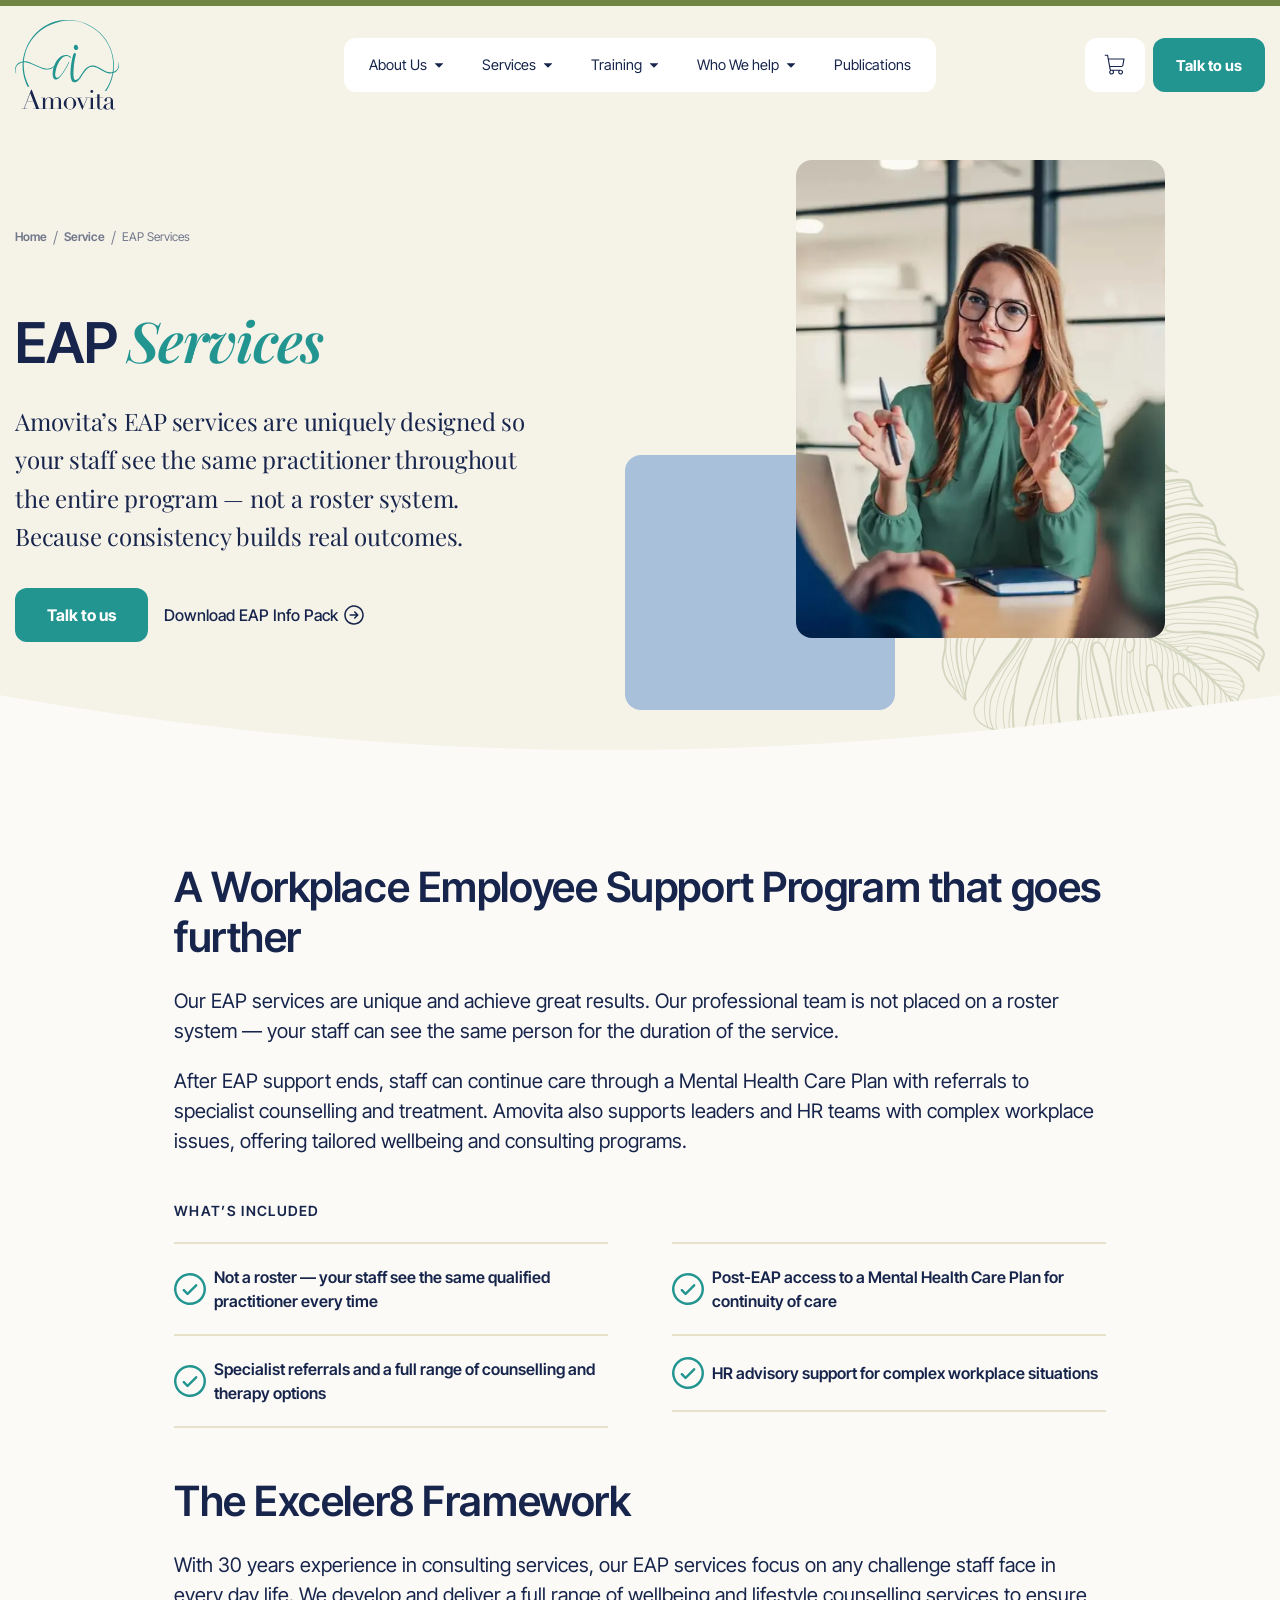
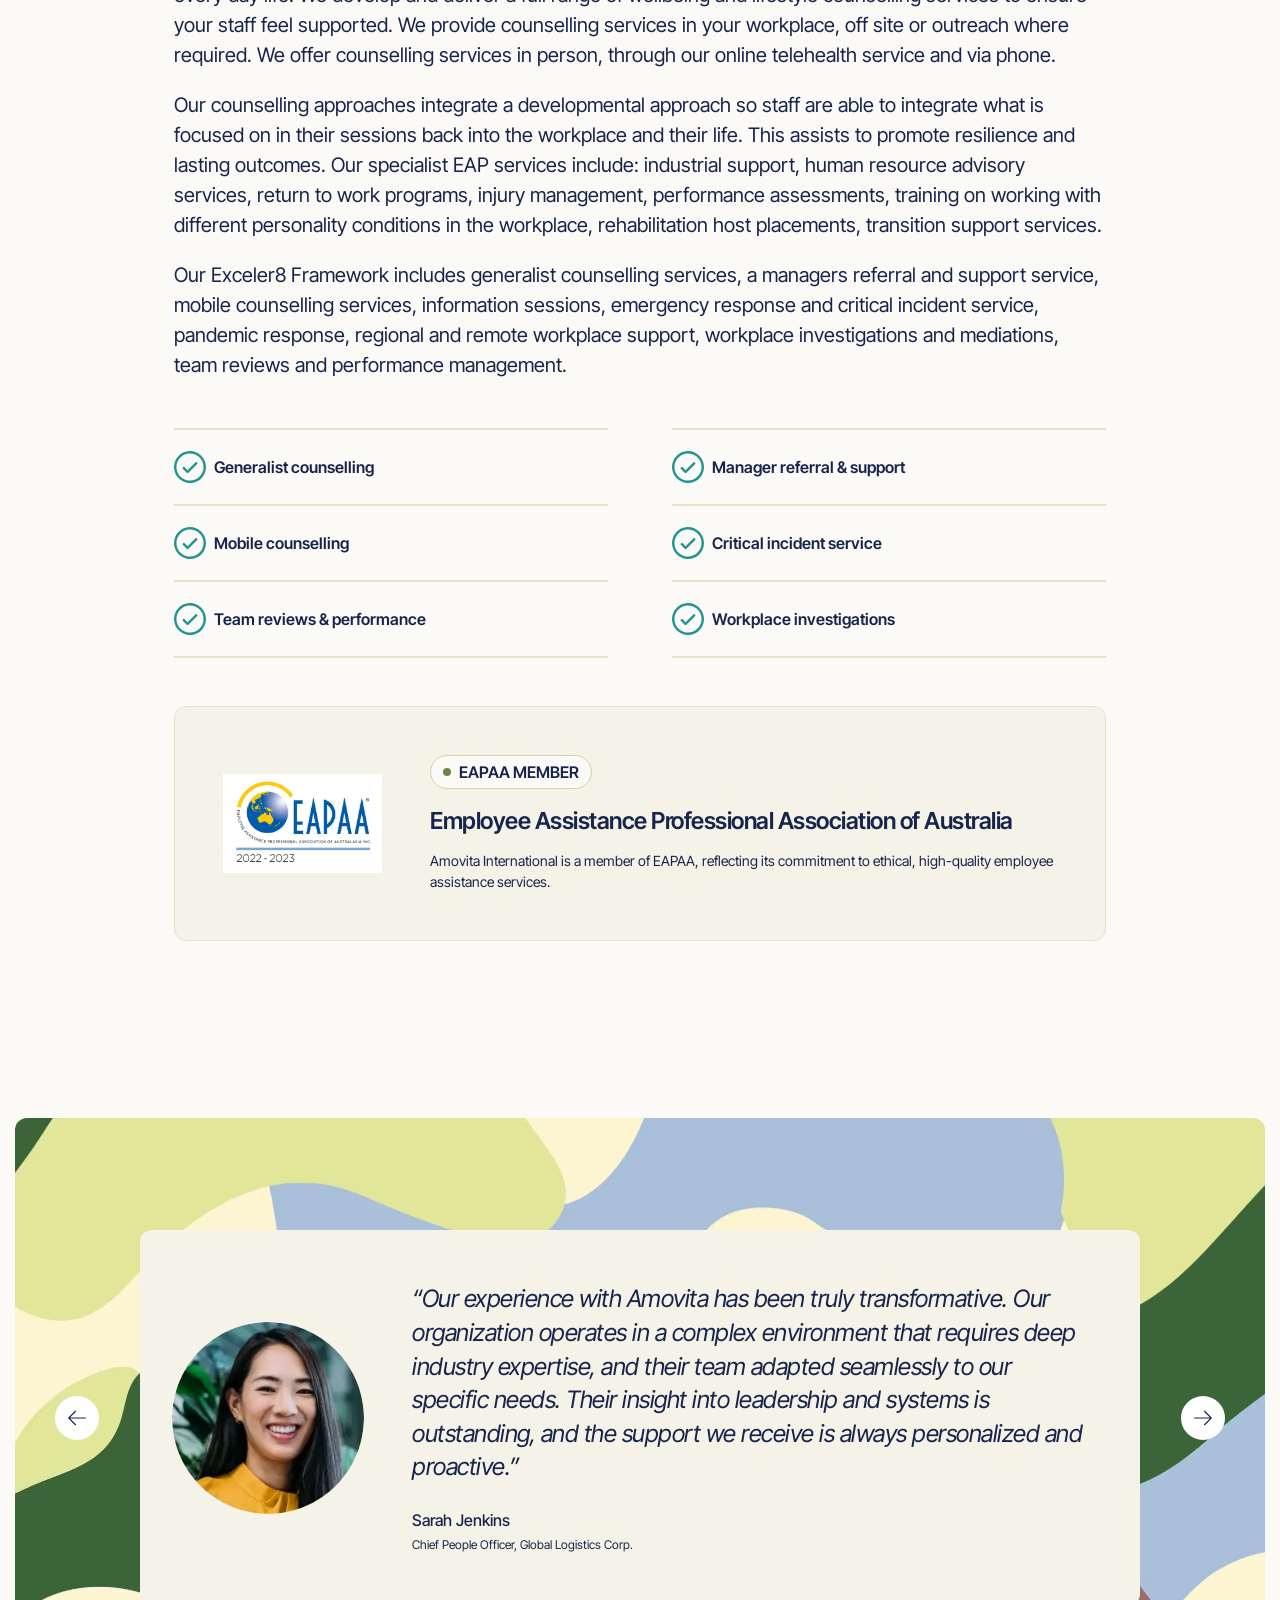
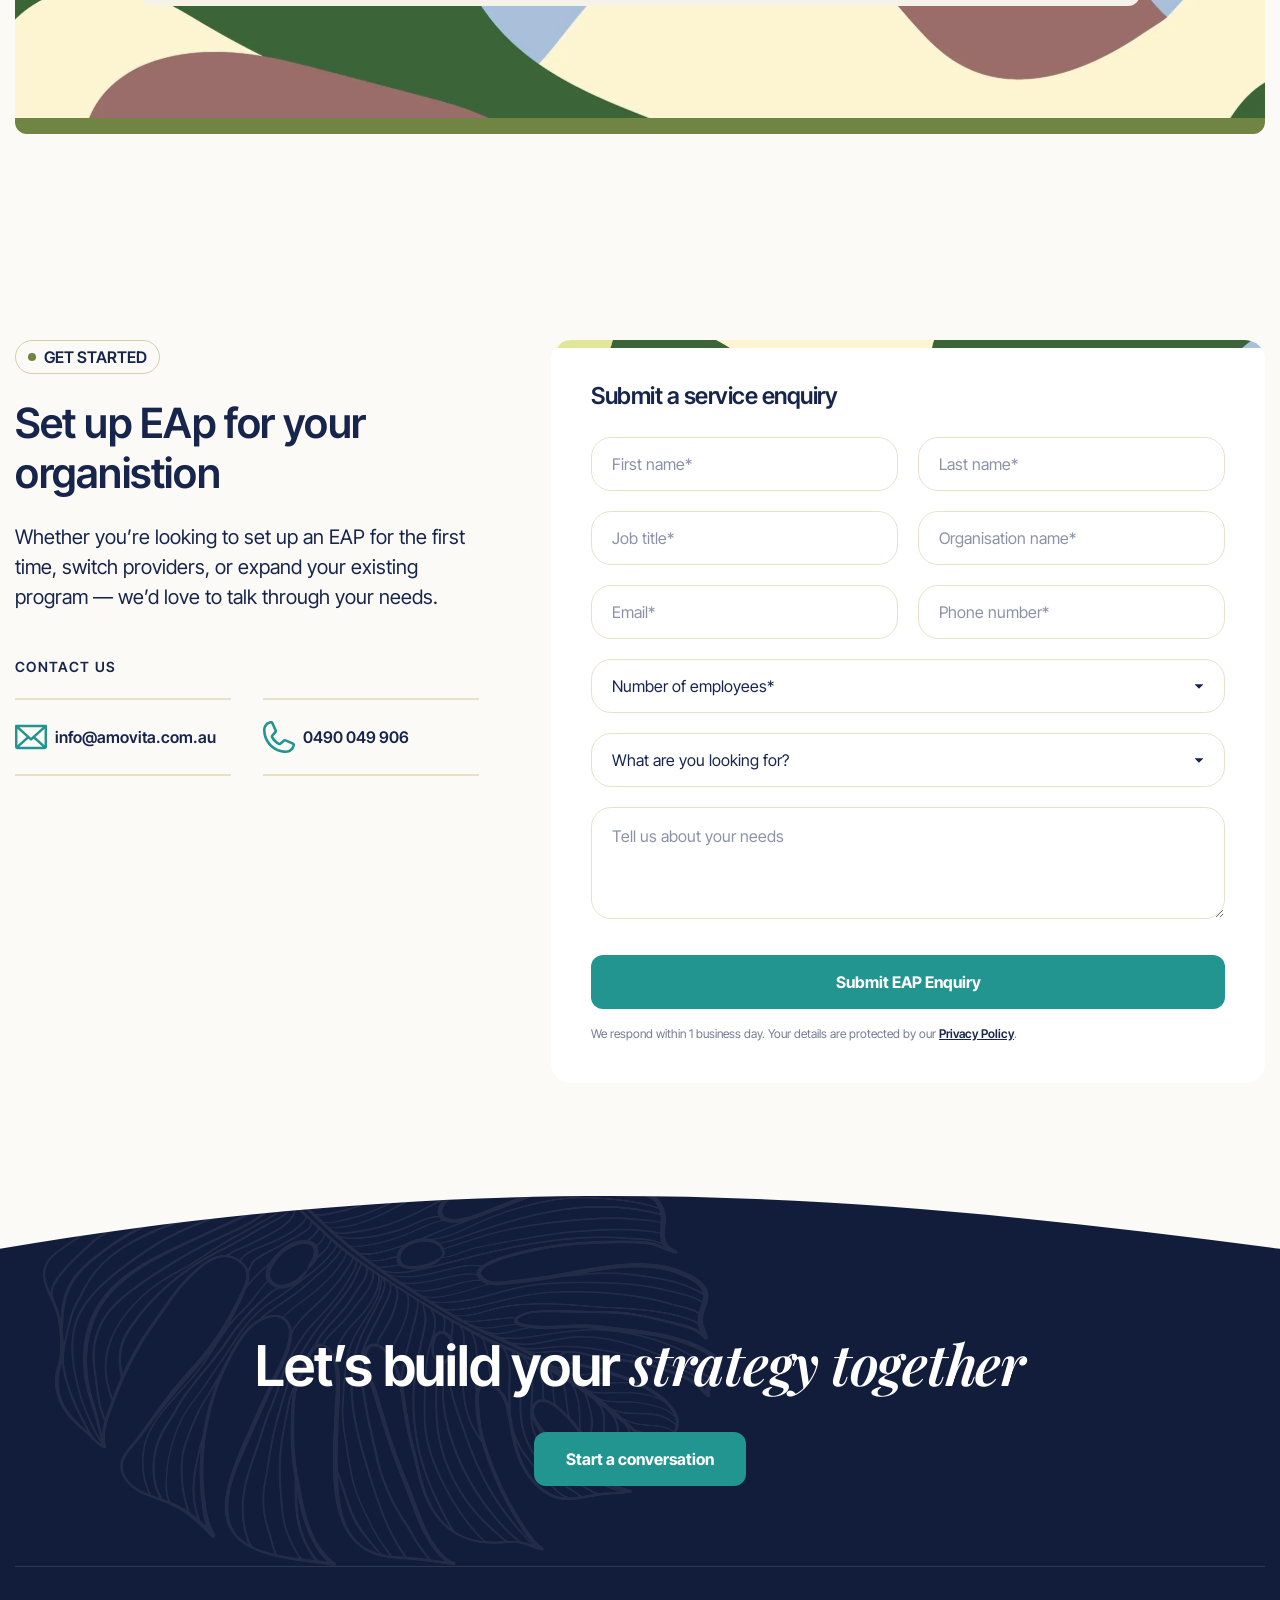
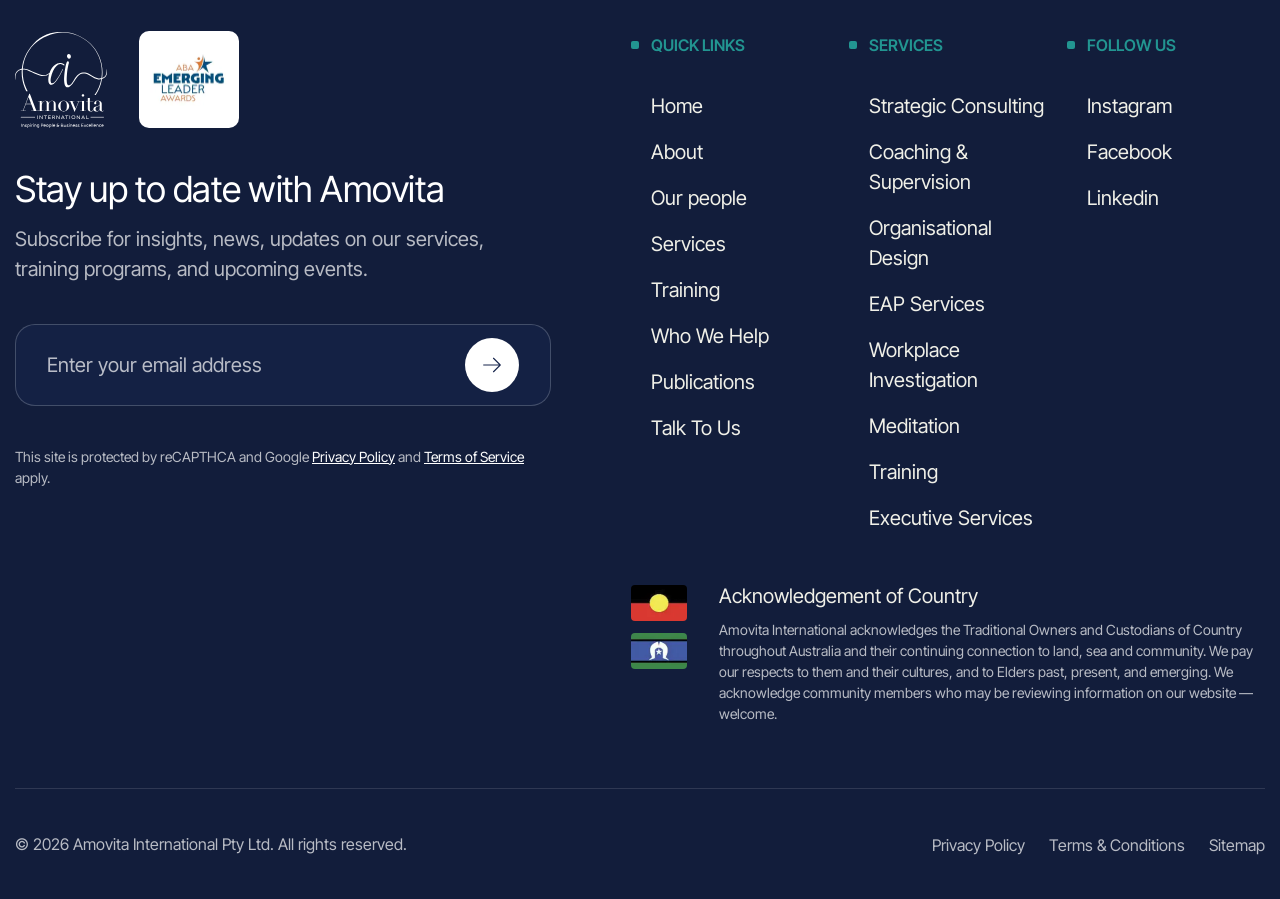
<file: service-details.html>
<!DOCTYPE html>
<html lang="en">

<head>
	<title>Service Details — Amovita</title>
	<meta charset="UTF-8">
	<meta name="format-detection" content="telephone=no">
	<!-- <meta http-equiv="Content-Security-Policy"
         content="default-src 'self' data: blob:; font-src 'self' data: blob: https:; style-src 'self' 'unsafe-inline' data:; script-src 'self' 'unsafe-inline' 'unsafe-eval' blob:; img-src 'self' data: blob: https:; connect-src 'self' ws: wss:"> -->

	<!-- The template's default `favicon.ico` never existed and nothing in the
        build produced one, so all 12 pages 404'd on it. This is the Amovita
        ring mark cropped out of img/common/logo-dark.svg (the "Amovita"
        wordmark below it is illegible at favicon size) and it ships through
        the normal image pipeline. -->
	<link rel="icon" type="image/svg+xml" href="img/common/favicon.svg">
	<meta name="viewport" content="width=device-width, initial-scale=1.0">

	<!-- Fonts: Playfair Display (400, 600, 600i) + Inter Tight (300, 400, 500, 600, 700, 400i) -->
	<!-- Playfair 400 (Regular) drives the interior-page lede paragraphs (about/services/
        contact/our-people/who-we-help/training/industry/service-details/publications/
        profile); without it those ledes fell back to the 600 face and rendered too heavy. -->
	<!-- Inter Tight 300 (Light) is used by ONE glyph: the breadcrumb "/" separator, whose
        hairline stroke in the design comes from a Light display face (Figma 417:14683).
        At 400 the slash reads as a heavy bar next to the 12px crumb labels. -->
	<link rel="preconnect" href="https://fonts.googleapis.com">
	<link rel="preconnect" href="https://fonts.gstatic.com" crossorigin>
	<link rel="stylesheet" href="https://fonts.googleapis.com/css2?family=Inter+Tight:ital,wght@0,300;0,400;0,500;0,600;0,700;1,400&family=Playfair+Display:ital,wght@0,400;0,600;1,600&display=swap&_v=20261004033121">

	<!-- Motion layer switch. Runs before the page paints, so elements that
        animate in start hidden instead of flashing into place first. With
        scripts off this line never runs and nothing is ever hidden — see
        the header of scss/project/motion.scss for the full contract. -->
	<script>
		document.documentElement.classList.add('anim');
	</script>

	<link rel="stylesheet" href="css/main.css?_v=20261004033121">
</head>

<body class="page-service-details">
	<div class="wrapper">
		<header class="header">
			<div class="header__container">
				<a href="index.html" class="header__logo" aria-label="Amovita — home">
					<img class="header__logo-img header__logo-img_dark" src="img/common/logo-dark.svg" alt="" width="134" height="116">
					<img class="header__logo-img header__logo-img_light" src="img/common/logo-white.svg" alt="" width="134" height="116">
				</a>

				<nav class="header__nav" aria-label="Primary">
					<div class="header__panel-top">
						<a href="index.html" class="header__panel-logo" aria-label="Amovita — home">
							<img src="img/common/logo-white.svg" alt="" width="134" height="116">
						</a>
						<button type="button" class="header__close" aria-label="Close menu">
							<svg aria-hidden="true">
								<use href="img/icons/icons.svg#svg-close"></use>
							</svg>
						</button>
					</div>
					<ul class="header__menu">
						<li class="header__item header__item_has-drop header__item_about">
							<button type="button" class="header__link header__toggle" aria-expanded="false" aria-haspopup="true">
								About Us
								<svg class="header__caret" aria-hidden="true">
									<use href="img/icons/icons.svg#svg-caret-down"></use>
								</svg>
							</button>
							<div class="header__drop">
								<ul class="header__submenu">
									<li><a href="about.html" class="header__sublink">About Us</a></li>
									<li><a href="our-people.html" class="header__sublink">Our People</a></li>
								</ul>
							</div>
						</li>
						<li class="header__item header__item_has-drop header__item_services">
							<button type="button" class="header__link header__toggle" aria-expanded="false" aria-haspopup="true">
								Services
								<svg class="header__caret" aria-hidden="true">
									<use href="img/icons/icons.svg#svg-caret-down"></use>
								</svg>
							</button>
							<div class="header__drop">
								<ul class="header__submenu">
									<li><a href="services.html#strategic-consulting" class="header__sublink">Strategic Consulting</a></li>
									<li><a href="services.html#coaching-supervision" class="header__sublink">Coaching &amp; Supervision</a></li>
									<li><a href="services.html#organisational-design" class="header__sublink">Organisational Design</a></li>
									<li><a href="services.html#eap-services" class="header__sublink">EAP Services</a></li>
									<li><a href="services.html#workplace-investigation" class="header__sublink">Workplace Investigation</a></li>
									<li><a href="services.html#mediation" class="header__sublink">Mediation</a></li>
									<li><a href="services.html#executive-services" class="header__sublink">Executive Services</a></li>
									<li class="header__subitem_all">
										<a href="services.html" class="header__sublink header__sublink_all">
											View all
											<svg aria-hidden="true">
												<use href="img/icons/icons.svg#svg-arrow-right"></use>
											</svg>
										</a>
									</li>
								</ul>
							</div>
						</li>
						<li class="header__item header__item_has-drop header__item_training">
							<button type="button" class="header__link header__toggle" aria-expanded="false" aria-haspopup="true">
								Training
								<svg class="header__caret" aria-hidden="true">
									<use href="img/icons/icons.svg#svg-caret-down"></use>
								</svg>
							</button>
							<div class="header__drop">
								<ul class="header__submenu">
									<li><a href="training-overview.html" class="header__sublink">Training Overview</a></li>
									<li><a href="training-calendar.html" class="header__sublink">Training Calendar</a></li>
									<li><a href="training-overview.html" class="header__sublink">Training Directory</a></li>
								</ul>
							</div>
						</li>
						<li class="header__item header__item_has-drop header__item_who">
							<button type="button" class="header__link header__toggle" aria-expanded="false" aria-haspopup="true">
								Who We help
								<svg class="header__caret" aria-hidden="true">
									<use href="img/icons/icons.svg#svg-caret-down"></use>
								</svg>
							</button>
							<div class="header__drop">
								<ul class="header__submenu">
									<li><a href="industry-detail.html" class="header__sublink">Construction &amp; Property</a></li>
									<li><a href="industry-detail.html" class="header__sublink">Manufacturing &amp; Industrial</a></li>
									<li><a href="industry-detail.html" class="header__sublink">Mining &amp; Resources</a></li>
									<li><a href="industry-detail.html" class="header__sublink">Transport &amp; Logistics</a></li>
									<li class="header__subitem_all">
										<a href="who-we-help.html" class="header__sublink header__sublink_all">
											View all
											<svg aria-hidden="true">
												<use href="img/icons/icons.svg#svg-arrow-right"></use>
											</svg>
										</a>
									</li>
								</ul>
							</div>
						</li>
						<li class="header__item header__item_publications">
							<a href="publications.html" class="header__link">Publications</a>
						</li>
					</ul>
					<div class="header__panel-foot">
						<a href="contact.html" class="btn btn_primary header__panel-cta">Talk to us</a>
					</div>
				</nav>

				<div class="header__actions">
					<button type="button" class="header__cart" aria-label="Cart">
						<svg class="header__cart-icon" aria-hidden="true">
							<use href="img/icons/icons.svg#svg-cart"></use>
						</svg>
						<span class="header__cart-count" data-cart-count aria-hidden="true" hidden>0</span>
					</button>
					<a href="contact.html" class="btn btn_primary header__cta">Talk to us</a>
					<button type="button" class="icon-menu header__burger" aria-label="Open menu"><span></span></button>
				</div>
			</div>
		</header>

		<main class="page">

			<!-- ======================================================== SERVICE HERO -->
			<section class="service-hero">
				<div class="service-hero__inner container">
					<div class="service-hero__content" data-anim-stagger="90">
						<nav class="service-breadcrumb" aria-label="Breadcrumb" data-anim="fade-up">
							<a href="index.html" class="service-breadcrumb__link">Home</a>
							<span class="service-breadcrumb__sep" aria-hidden="true">/</span>
							<a href="services.html" class="service-breadcrumb__link">Service</a>
							<span class="service-breadcrumb__sep" aria-hidden="true">/</span>
							<span class="service-breadcrumb__current" aria-current="page">EAP Services</span>
						</nav>

						<h1 class="service-hero__title" data-anim="fade-up">EAP <em>Services</em></h1>
						<p class="service-hero__lead" data-anim="fade-up">Amovita&rsquo;s EAP services are uniquely designed so your staff see the same practitioner throughout the entire program &mdash; not a roster system. Because consistency builds real outcomes.</p>

						<div class="service-hero__actions" data-anim="fade-up">
							<a href="contact.html" class="btn btn_primary">Talk to us</a>
							<a href="#" class="btn btn_link service-hero__download">
								Download EAP Info Pack
								<svg aria-hidden="true">
									<use href="img/icons/icons.svg#svg-arrow-circle-right"></use>
								</svg>
							</a>
						</div>
					</div>

					<div class="service-hero__media" data-anim="fade-up" data-anim-delay="220">
						<span class="service-hero__media-block" aria-hidden="true"></span>
						<img class="service-hero__media-leaf" src="img/service-details/hero-leaf.svg" alt="" data-parallax="0.05" data-parallax-mouse="12" aria-hidden="true">
						<picture><source srcset="img/service-details/service-eap-hero.webp" type="image/webp"><img class="service-hero__media-photo" src="img/service-details/service-eap-hero.jpg" alt="Amovita EAP practitioner in a session with a client" width="369" height="478"></picture>
					</div>
				</div>

				<img class="service-hero__wave" src="img/common/wave-cream.svg" alt="" aria-hidden="true">
			</section>

			<!-- ====================================================== SERVICE CONTENT -->
			<section class="service-content">
				<div class="service-content__inner">

					<div class="service-content__block">
						<div class="service-content__heading" data-anim-stagger="90">
							<h2 class="service-content__title" data-anim="fade-up">A Workplace Employee Support Program that goes further</h2>
							<div class="service-content__text" data-anim="fade-up">
								<p>Our EAP services are unique and achieve great results. Our professional team is not placed on a roster system &mdash; your staff can see the same person for the duration of the service.</p>
								<p>After EAP support ends, staff can continue care through a Mental Health Care Plan with referrals to specialist counselling and treatment. Amovita also supports leaders and HR teams with complex workplace issues, offering tailored wellbeing and consulting programs.</p>
							</div>
						</div>

						<div class="service-content__feature-group">
							<span class="service-eyebrow" data-anim="fade-up">What&rsquo;s included</span>
							<div class="checklist" data-anim-stagger="70">
								<div class="checklist__col">
									<div class="checklist__item" data-anim="fade-up">
										<svg class="checklist__icon" aria-hidden="true">
											<use href="img/icons/icons.svg#svg-check-circle-outline"></use>
										</svg>
										<p class="checklist__text">Not a roster &mdash; your staff see the same qualified practitioner every time</p>
									</div>
									<div class="checklist__item" data-anim="fade-up">
										<svg class="checklist__icon" aria-hidden="true">
											<use href="img/icons/icons.svg#svg-check-circle-outline"></use>
										</svg>
										<p class="checklist__text">Specialist referrals and a full range of counselling and therapy options</p>
									</div>
								</div>
								<div class="checklist__col">
									<div class="checklist__item" data-anim="fade-up">
										<svg class="checklist__icon" aria-hidden="true">
											<use href="img/icons/icons.svg#svg-check-circle-outline"></use>
										</svg>
										<p class="checklist__text">Post-EAP access to a Mental Health Care Plan for continuity of care</p>
									</div>
									<div class="checklist__item" data-anim="fade-up">
										<svg class="checklist__icon" aria-hidden="true">
											<use href="img/icons/icons.svg#svg-check-circle-outline"></use>
										</svg>
										<p class="checklist__text">HR advisory support for complex workplace situations</p>
									</div>
								</div>
							</div>
						</div>
					</div>

					<div class="service-content__block">
						<div class="service-content__heading" data-anim-stagger="90">
							<h2 class="service-content__title" data-anim="fade-up">The Exceler8 Framework</h2>
							<div class="service-content__text" data-anim="fade-up">
								<p>With 30 years experience in consulting services, our EAP services focus on any challenge staff face in every day life. We develop and deliver a full range of wellbeing and lifestyle counselling services to ensure your staff feel supported. We provide counselling services in your workplace, off site or outreach where required. We offer counselling services in person, through our online telehealth service and via phone.</p>
								<p>Our counselling approaches integrate a developmental approach so staff are able to integrate what is focused on in their sessions back into the workplace and their life. This assists to promote resilience and lasting outcomes. Our specialist EAP services include: industrial support, human resource advisory services, return to work programs, injury management, performance assessments, training on working with different personality conditions in the workplace, rehabilitation host placements, transition support services.</p>
								<p>Our Exceler8 Framework includes generalist counselling services, a managers referral and support service, mobile counselling services, information sessions, emergency response and critical incident service, pandemic response, regional and remote workplace support, workplace investigations and mediations, team reviews and performance management.</p>
							</div>
						</div>

						<div class="checklist" data-anim-stagger="70">
							<div class="checklist__col">
								<div class="checklist__item" data-anim="fade-up">
									<svg class="checklist__icon" aria-hidden="true">
										<use href="img/icons/icons.svg#svg-check-circle-outline"></use>
									</svg>
									<p class="checklist__text">Generalist counselling</p>
								</div>
								<div class="checklist__item" data-anim="fade-up">
									<svg class="checklist__icon" aria-hidden="true">
										<use href="img/icons/icons.svg#svg-check-circle-outline"></use>
									</svg>
									<p class="checklist__text">Mobile counselling</p>
								</div>
								<div class="checklist__item" data-anim="fade-up">
									<svg class="checklist__icon" aria-hidden="true">
										<use href="img/icons/icons.svg#svg-check-circle-outline"></use>
									</svg>
									<p class="checklist__text">Team reviews &amp; performance</p>
								</div>
							</div>
							<div class="checklist__col">
								<div class="checklist__item" data-anim="fade-up">
									<svg class="checklist__icon" aria-hidden="true">
										<use href="img/icons/icons.svg#svg-check-circle-outline"></use>
									</svg>
									<p class="checklist__text">Manager referral &amp; support</p>
								</div>
								<div class="checklist__item" data-anim="fade-up">
									<svg class="checklist__icon" aria-hidden="true">
										<use href="img/icons/icons.svg#svg-check-circle-outline"></use>
									</svg>
									<p class="checklist__text">Critical incident service</p>
								</div>
								<div class="checklist__item" data-anim="fade-up">
									<svg class="checklist__icon" aria-hidden="true">
										<use href="img/icons/icons.svg#svg-check-circle-outline"></use>
									</svg>
									<p class="checklist__text">Workplace investigations</p>
								</div>
							</div>
						</div>
					</div>

					<div class="service-badge" data-anim="fade-up">
						<picture><source srcset="img/service-details/service-eapaa-logo.webp" type="image/webp"><img class="service-badge__logo" src="img/service-details/service-eapaa-logo.png" alt="EAPAA — Employee Assistance Professional Association of Australasia" width="159" height="99"></picture>
						<div class="service-badge__body">
							<span class="label service-badge__label"><span class="label__dot" aria-hidden="true"></span>EAPAA Member</span>
							<h3 class="service-badge__title">Employee Assistance Professional Association of Australia</h3>
							<p class="service-badge__text">Amovita International is a member of EAPAA, reflecting its commitment to ethical, high-quality employee assistance services.</p>
						</div>
					</div>

					<div class="service-content__cta" data-anim="fade-up">
						<a href="contact.html" class="btn btn_primary">Talk to us</a>
						<a href="#" class="btn btn_link">
							Download EAP Info Pack
							<svg aria-hidden="true">
								<use href="img/icons/icons.svg#svg-arrow-circle-right"></use>
							</svg>
						</a>
					</div>

				</div>
			</section>

			<!-- ================================================= TESTIMONIALS -->
			<section class="testimonial">
				<div class="testimonial__inner container">
					<div class="testimonial__slider" data-slider data-anim="fade-up">
						<div class="testimonial__track" data-slider-track>
							<article class="testimonial__slide">
								<div class="testimonial__card">
									<picture><source srcset="img/common/testimonial-avatar.webp" type="image/webp"><img class="testimonial__avatar" src="img/common/testimonial-avatar.png" alt="Sarah Jenkins" width="224" height="224"></picture>
									<div class="testimonial__body">
										<p class="testimonial__quote">&ldquo;Our experience with Amovita has been truly transformative. Our organization operates in a complex environment that requires deep industry expertise, and their team adapted seamlessly to our specific needs. Their insight into leadership and systems is outstanding, and the support we receive is always personalized and proactive.&rdquo;</p>
										<div class="testimonial__person">
											<p class="testimonial__name">Sarah Jenkins</p>
											<p class="testimonial__role">Chief People Officer, Global Logistics Corp.</p>
										</div>
									</div>
								</div>
							</article>

							<article class="testimonial__slide">
								<div class="testimonial__card">
									<picture><source srcset="img/common/testimonial-avatar.webp" type="image/webp"><img class="testimonial__avatar" src="img/common/testimonial-avatar.png" alt="James Whitfield" width="224" height="224"></picture>
									<div class="testimonial__body">
										<p class="testimonial__quote">&ldquo;Amovita&rsquo;s team brought clarity to a period of significant change for us. Their strategic guidance was practical, evidence-based and delivered with genuine care. We came away with a stronger leadership team and a clear roadmap for the years ahead.&rdquo;</p>
										<div class="testimonial__person">
											<p class="testimonial__name">James Whitfield</p>
											<p class="testimonial__role">Managing Director, Horizon Health</p>
										</div>
									</div>
								</div>
							</article>

							<article class="testimonial__slide">
								<div class="testimonial__card">
									<picture><source srcset="img/common/testimonial-avatar.webp" type="image/webp"><img class="testimonial__avatar" src="img/common/testimonial-avatar.png" alt="Priya Nair" width="224" height="224"></picture>
									<div class="testimonial__body">
										<p class="testimonial__quote">&ldquo;Working with Amovita reshaped how our leaders think about performance and wellbeing. The coaching was deeply personalised, and their supervision model gave our managers the confidence to lead with empathy and consistency.&rdquo;</p>
										<div class="testimonial__person">
											<p class="testimonial__name">Priya Nair</p>
											<p class="testimonial__role">Head of People &amp; Culture, Meridian Group</p>
										</div>
									</div>
								</div>
							</article>
						</div>

						<button type="button" class="btn btn_round btn_round_sm testimonial__nav testimonial__nav_prev" data-slider-prev aria-label="Previous testimonial">
							<svg aria-hidden="true">
								<use href="img/icons/icons.svg#svg-chevron-left"></use>
							</svg>
						</button>
						<button type="button" class="btn btn_round btn_round_sm testimonial__nav testimonial__nav_next" data-slider-next aria-label="Next testimonial">
							<svg aria-hidden="true">
								<use href="img/icons/icons.svg#svg-chevron-right"></use>
							</svg>
						</button>
					</div>

					<span class="testimonial__strip" aria-hidden="true"></span>
				</div>
			</section>

			<!-- ==================================================== SERVICE SIGNUP -->
			<section class="service-signup">
				<div class="service-signup__inner container">

					<div class="service-signup__info" data-anim-stagger="90">
						<span class="label" data-anim="fade-up"><span class="label__dot" aria-hidden="true"></span>Get Started</span>
						<h2 class="service-signup__title" data-anim="fade-up">Set up EAp for your organistion</h2>
						<p class="service-signup__text" data-anim="fade-up">Whether you&rsquo;re looking to set up an EAP for the first time, switch providers, or expand your existing program &mdash; we&rsquo;d love to talk through your needs.</p>

						<div class="service-signup__contact">
							<span class="service-eyebrow" data-anim="fade-up">Contact us</span>
							<div class="checklist checklist_compact" data-anim-stagger="70">
								<div class="checklist__col">
									<div class="checklist__item" data-anim="fade-up">
										<svg class="checklist__icon" aria-hidden="true">
											<use href="img/icons/icons.svg#svg-mail"></use>
										</svg>
										<p class="checklist__text"><a href="mailto:info@amovita.com.au">info@amovita.com.au</a></p>
									</div>
								</div>
								<div class="checklist__col">
									<div class="checklist__item" data-anim="fade-up">
										<svg class="checklist__icon" aria-hidden="true">
											<use href="img/icons/icons.svg#svg-phone"></use>
										</svg>
										<p class="checklist__text"><a href="tel:+61490049906">0490 049 906</a></p>
									</div>
								</div>
							</div>
						</div>
					</div>

					<div class="service-signup__form-col">
						<div class="service-form" data-anim="fade-up" data-anim-delay="140">
							<h3 class="service-form__title">Submit a service enquiry</h3>

							<form class="service-form__form" action="#" method="post">
								<div class="service-form__grid">
									<div class="service-form__field">
										<input type="text" class="service-form__input" name="first_name" placeholder="First name*" aria-label="First name" required>
									</div>
									<div class="service-form__field">
										<input type="text" class="service-form__input" name="last_name" placeholder="Last name*" aria-label="Last name" required>
									</div>
									<div class="service-form__field">
										<input type="text" class="service-form__input" name="job_title" placeholder="Job title*" aria-label="Job title" required>
									</div>
									<div class="service-form__field">
										<input type="text" class="service-form__input" name="organisation_name" placeholder="Organisation name*" aria-label="Organisation name" required>
									</div>
									<div class="service-form__field">
										<input type="email" class="service-form__input" name="email" placeholder="Email*" aria-label="Email address" required>
									</div>
									<div class="service-form__field">
										<input type="tel" class="service-form__input" name="phone" placeholder="Phone number*" aria-label="Phone number" required>
									</div>
									<div class="service-form__field service-form__field_full">
										<select class="service-form__select" name="employees" aria-label="Number of employees" required>
											<option value="" selected disabled>Number of employees*</option>
											<option value="1-10">1&ndash;10</option>
											<option value="11-50">11&ndash;50</option>
											<option value="51-200">51&ndash;200</option>
											<option value="201-500">201&ndash;500</option>
											<option value="500+">500+</option>
										</select>
										<svg class="service-form__caret" aria-hidden="true">
											<use href="img/icons/icons.svg#svg-caret-down"></use>
										</svg>
									</div>
									<div class="service-form__field service-form__field_full">
										<select class="service-form__select" name="looking_for" aria-label="What are you looking for">
											<option value="" selected disabled>What are you looking for?</option>
											<option value="strategic-consulting">Strategic Consulting</option>
											<option value="coaching-supervision">Coaching &amp; Supervision</option>
											<option value="organisational-design">Organisational Design</option>
											<option value="eap-services">EAP Services</option>
											<option value="workplace-investigation">Workplace Investigation</option>
											<option value="mediation">Mediation</option>
											<option value="executive-services">Executive Services</option>
										</select>
										<svg class="service-form__caret" aria-hidden="true">
											<use href="img/icons/icons.svg#svg-caret-down"></use>
										</svg>
									</div>
									<div class="service-form__field service-form__field_full">
										<textarea class="service-form__textarea" name="message" placeholder="Tell us about your needs" aria-label="Tell us about your needs"></textarea>
									</div>
									<div class="service-form__field service-form__field_full">
										<button type="submit" class="btn btn_primary service-form__submit">Submit EAP Enquiry</button>
									</div>
								</div>

								<p class="service-form__fine-print">We respond within 1 business day. Your details are protected by our <a href="#">Privacy Policy</a>.</p>
							</form>
						</div>
					</div>

				</div>
			</section>

		</main>
		<footer class="footer">
			<img class="footer__wave" src="img/common/wave-cream.svg" alt="" aria-hidden="true">

			<div class="footer__container">
				<div class="footer__cta">
					<h2 class="footer__cta-title">Let&rsquo;s build your <em>strategy together</em></h2>
					<a href="#" class="btn btn_primary">Start a conversation</a>
				</div>

				<span class="footer__divider" aria-hidden="true"></span>

				<div class="footer__columns">
					<div class="footer__left">
						<div class="footer__brand">
							<a href="index.html" class="footer__logo" aria-label="Amovita International — home">
								<img src="img/common/logo-white-footer.svg" alt="Amovita International" width="92" height="96">
							</a>
							<div class="footer__badge">
								<picture><source srcset="img/common/awards-badge.webp" type="image/webp"><img src="img/common/awards-badge.png" alt="ABA Emerging Leader Awards" width="78" height="53"></picture>
							</div>
						</div>

						<div class="footer__news">
							<h3 class="footer__news-title">Stay up to date with Amovita</h3>
							<p class="footer__news-text">Subscribe for insights, news, updates on our services, training programs, and upcoming events.</p>
						</div>

						<form class="footer__form form-email" action="#" method="post">
							<input type="email" class="form-email__input" name="email" placeholder="Enter your email address" aria-label="Email address">
							<button type="submit" class="form-email__submit btn btn_round" aria-label="Subscribe">
								<svg aria-hidden="true">
									<use href="img/icons/icons.svg#svg-arrow-right"></use>
								</svg>
							</button>
						</form>

						<p class="footer__recaptcha">This site is protected by reCAPTHCA and Google <a href="#" class="footer__recaptcha-link">Privacy Policy</a> and <a href="#" class="footer__recaptcha-link">Terms of Service</a> apply.</p>
					</div>

					<div class="footer__right">
						<div class="footer__nav">
							<div class="footer__nav-col">
								<p class="footer__nav-head"><span class="footer__nav-bullet" aria-hidden="true"></span>Quick Links<span class="footer__nav-toggle" aria-hidden="true"></span></p>
								<ul class="footer__nav-list">
									<li><a href="index.html" class="footer__nav-link">Home</a></li>
									<li><a href="about.html" class="footer__nav-link">About</a></li>
									<li><a href="our-people.html" class="footer__nav-link">Our people</a></li>
									<li><a href="services.html" class="footer__nav-link">Services</a></li>
									<li><a href="training-overview.html" class="footer__nav-link">Training</a></li>
									<li><a href="who-we-help.html" class="footer__nav-link">Who We Help</a></li>
									<li><a href="publications.html" class="footer__nav-link">Publications</a></li>
									<li><a href="contact.html" class="footer__nav-link">Talk To Us</a></li>
								</ul>
							</div>

							<div class="footer__nav-col">
								<p class="footer__nav-head"><span class="footer__nav-bullet" aria-hidden="true"></span>Services<span class="footer__nav-toggle" aria-hidden="true"></span></p>
								<ul class="footer__nav-list">
									<li><a href="service-details.html" class="footer__nav-link">Strategic Consulting</a></li>
									<li><a href="service-details.html" class="footer__nav-link">Coaching &amp; Supervision</a></li>
									<li><a href="service-details.html" class="footer__nav-link">Organisational Design</a></li>
									<li><a href="service-details.html" class="footer__nav-link">EAP Services</a></li>
									<li><a href="service-details.html" class="footer__nav-link">Workplace Investigation</a></li>
									<li><a href="service-details.html" class="footer__nav-link">Meditation</a></li>
									<li><a href="service-details.html" class="footer__nav-link">Training</a></li>
									<li><a href="service-details.html" class="footer__nav-link">Executive Services</a></li>
								</ul>
							</div>

							<div class="footer__nav-col">
								<p class="footer__nav-head"><span class="footer__nav-bullet" aria-hidden="true"></span>Follow Us<span class="footer__nav-toggle" aria-hidden="true"></span></p>
								<ul class="footer__nav-list">
									<li><a href="#" class="footer__nav-link">Instagram</a></li>
									<li><a href="#" class="footer__nav-link">Facebook</a></li>
									<li><a href="#" class="footer__nav-link">Linkedin</a></li>
								</ul>
							</div>
						</div>

						<div class="footer__ack">
							<div class="footer__flags">
								<picture><source srcset="img/common/flag-aboriginal.webp" type="image/webp"><img class="footer__flag" src="img/common/flag-aboriginal.png" alt="Aboriginal flag" width="56" height="36"></picture>
								<picture><source srcset="img/common/flag-tsi.webp" type="image/webp"><img class="footer__flag" src="img/common/flag-tsi.png" alt="Torres Strait Islander flag" width="56" height="36"></picture>
							</div>
							<div class="footer__ack-text">
								<h4 class="footer__ack-title">Acknowledgement of Country</h4>
								<p class="footer__ack-body">Amovita International acknowledges the Traditional Owners and Custodians of Country throughout Australia and their continuing connection to land, sea and community. We pay our respects to them and their cultures, and to Elders past, present, and emerging. We acknowledge community members who may be reviewing information on our website &mdash; welcome.</p>
							</div>
						</div>
					</div>
				</div>

				<span class="footer__divider" aria-hidden="true"></span>

				<div class="footer__bottom">
					<p class="footer__copy">&copy; 2026 Amovita International Pty Ltd. All rights reserved.</p>
					<ul class="footer__legal">
						<li><a href="#" class="footer__legal-link">Privacy Policy</a></li>
						<li><a href="#" class="footer__legal-link">Terms &amp; Conditions</a></li>
						<li><a href="#" class="footer__legal-link">Sitemap</a></li>
					</ul>
				</div>
			</div>
		</footer>

	</div>
	<script src="js/main.js?_v=20261004033121"></script>
</body>

</html>
</file>
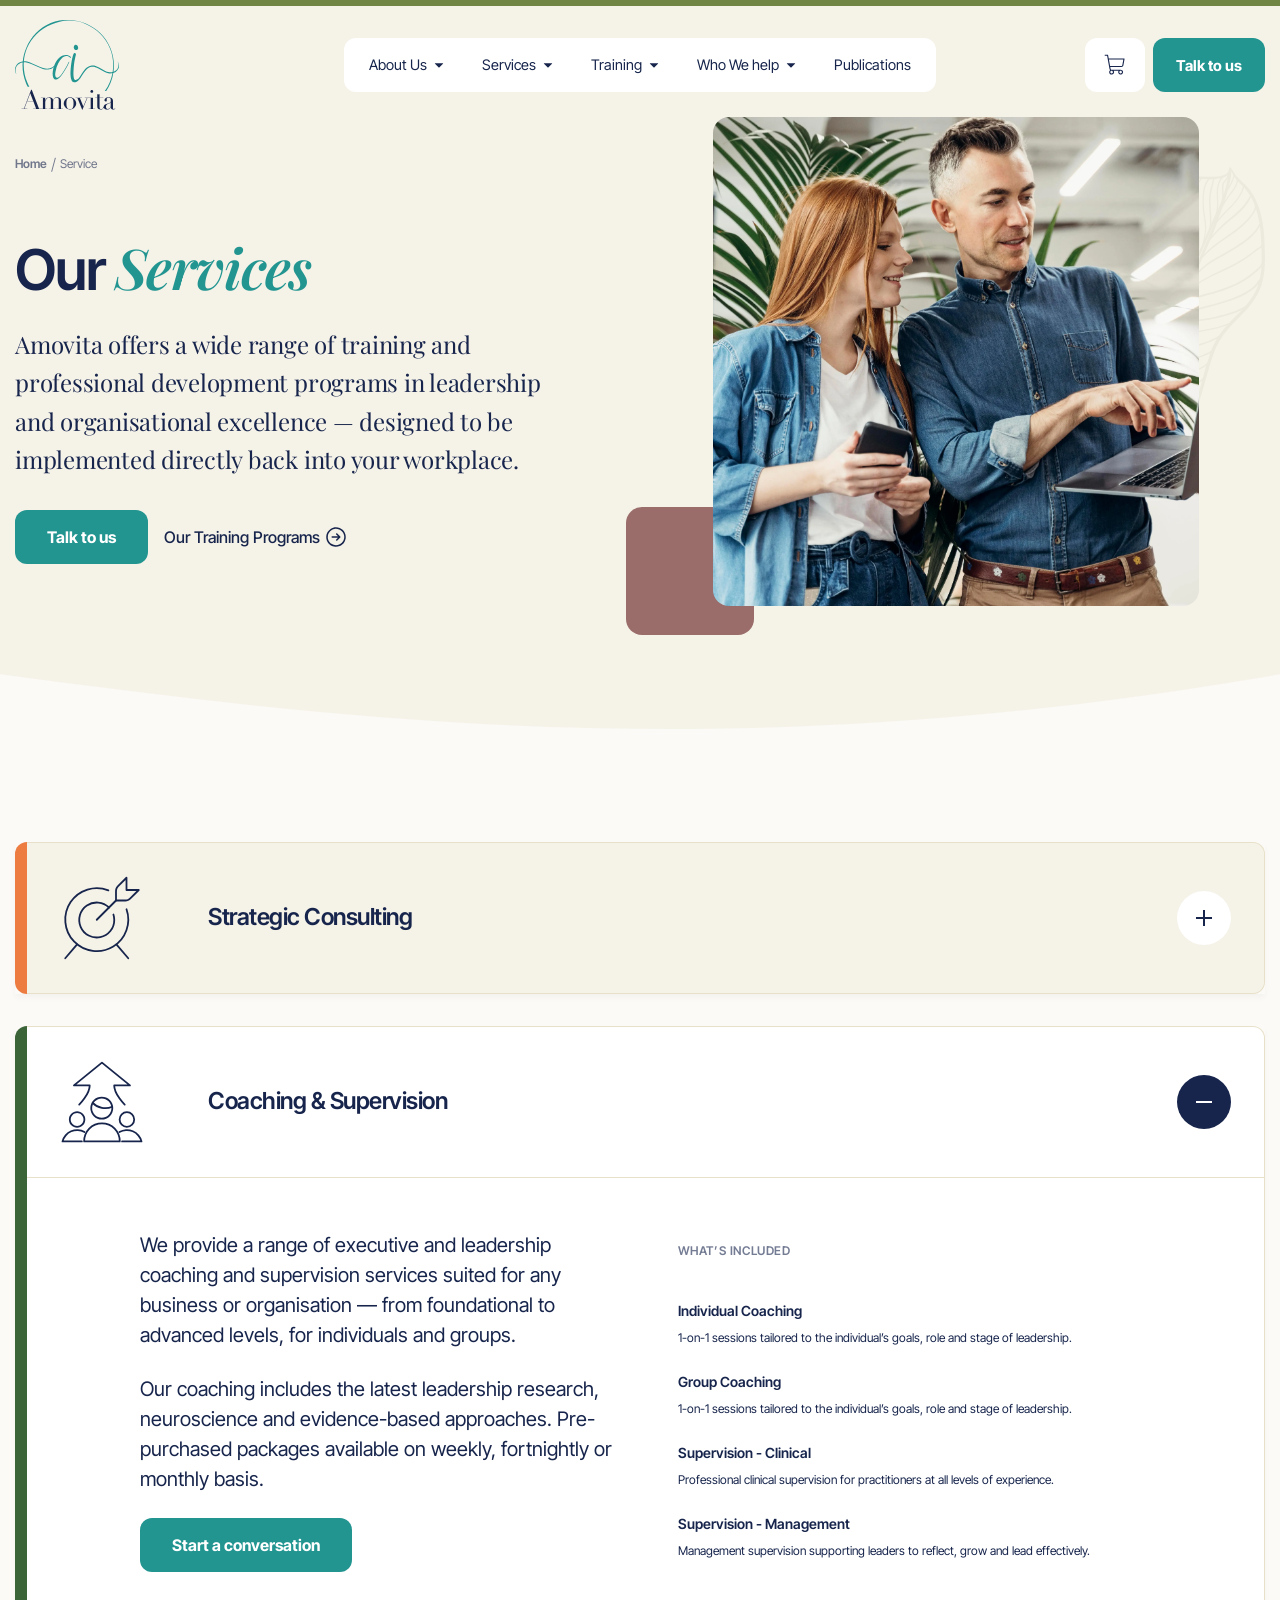
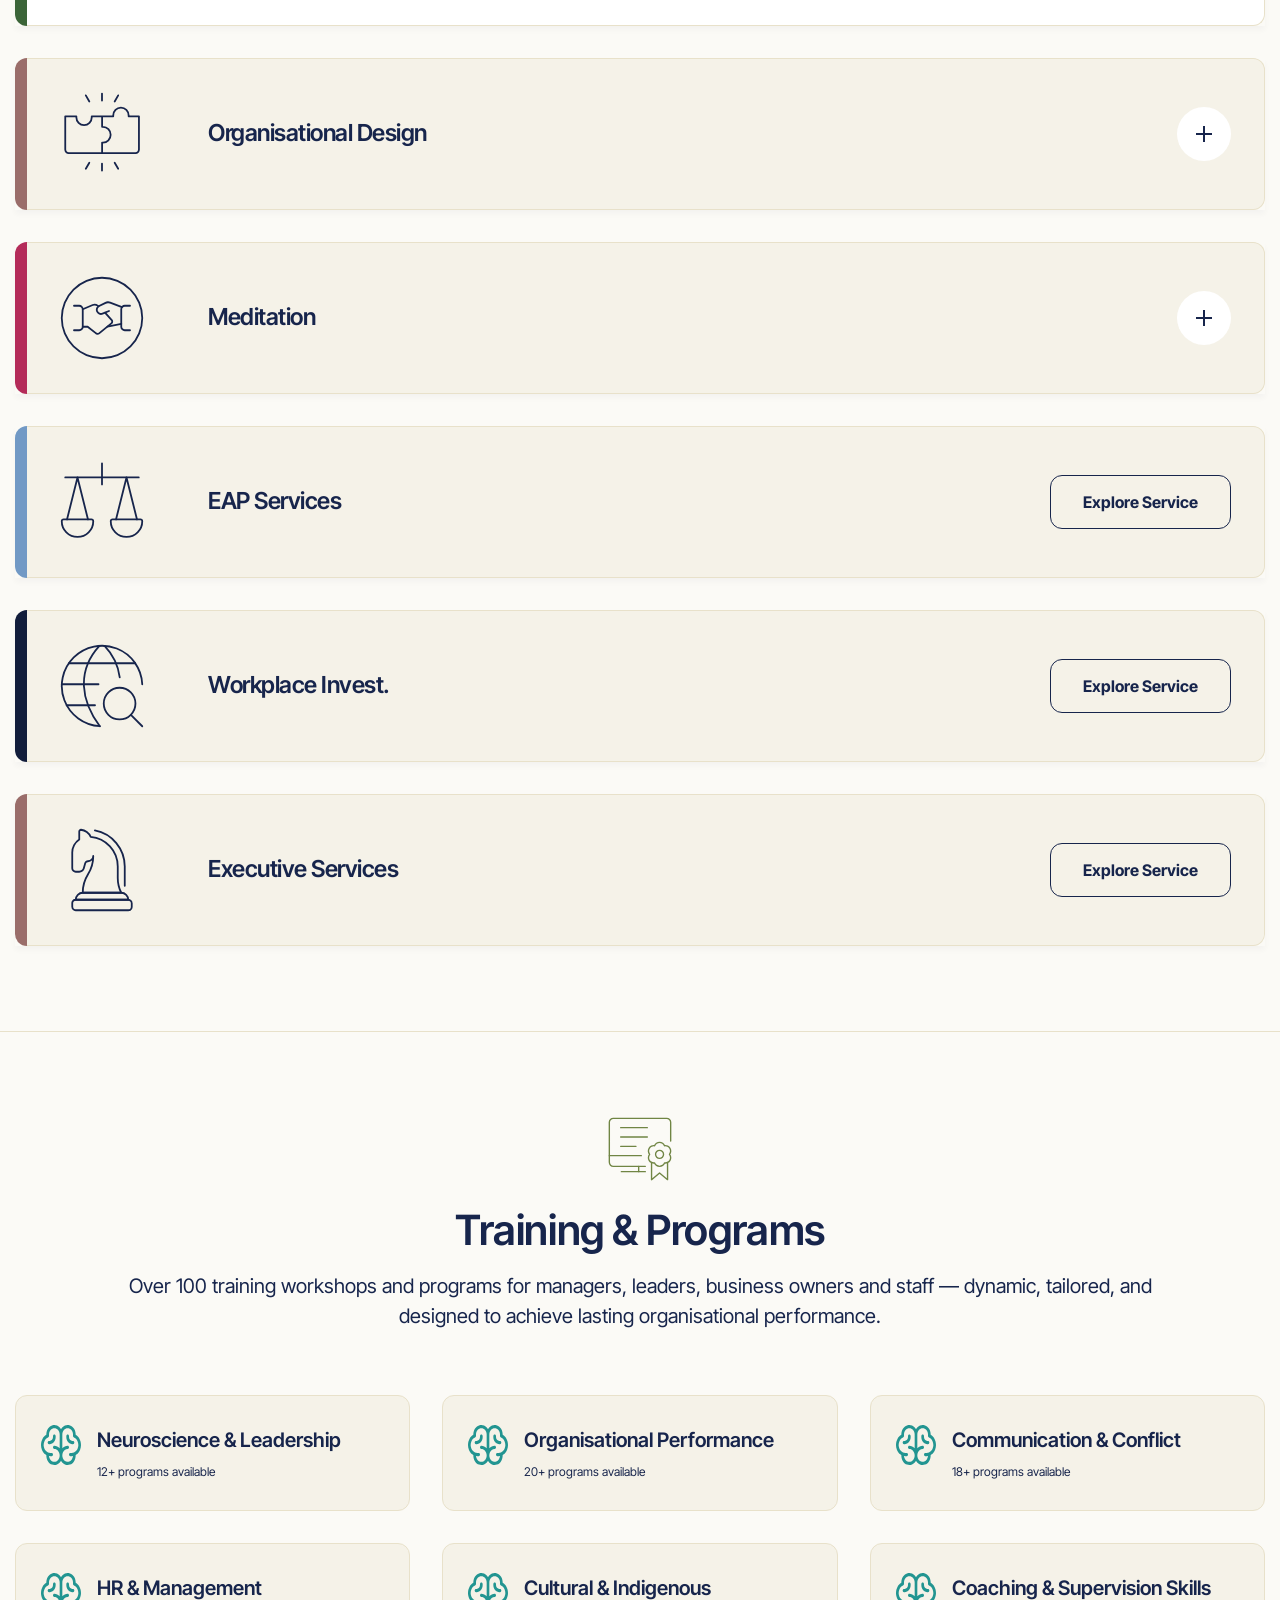
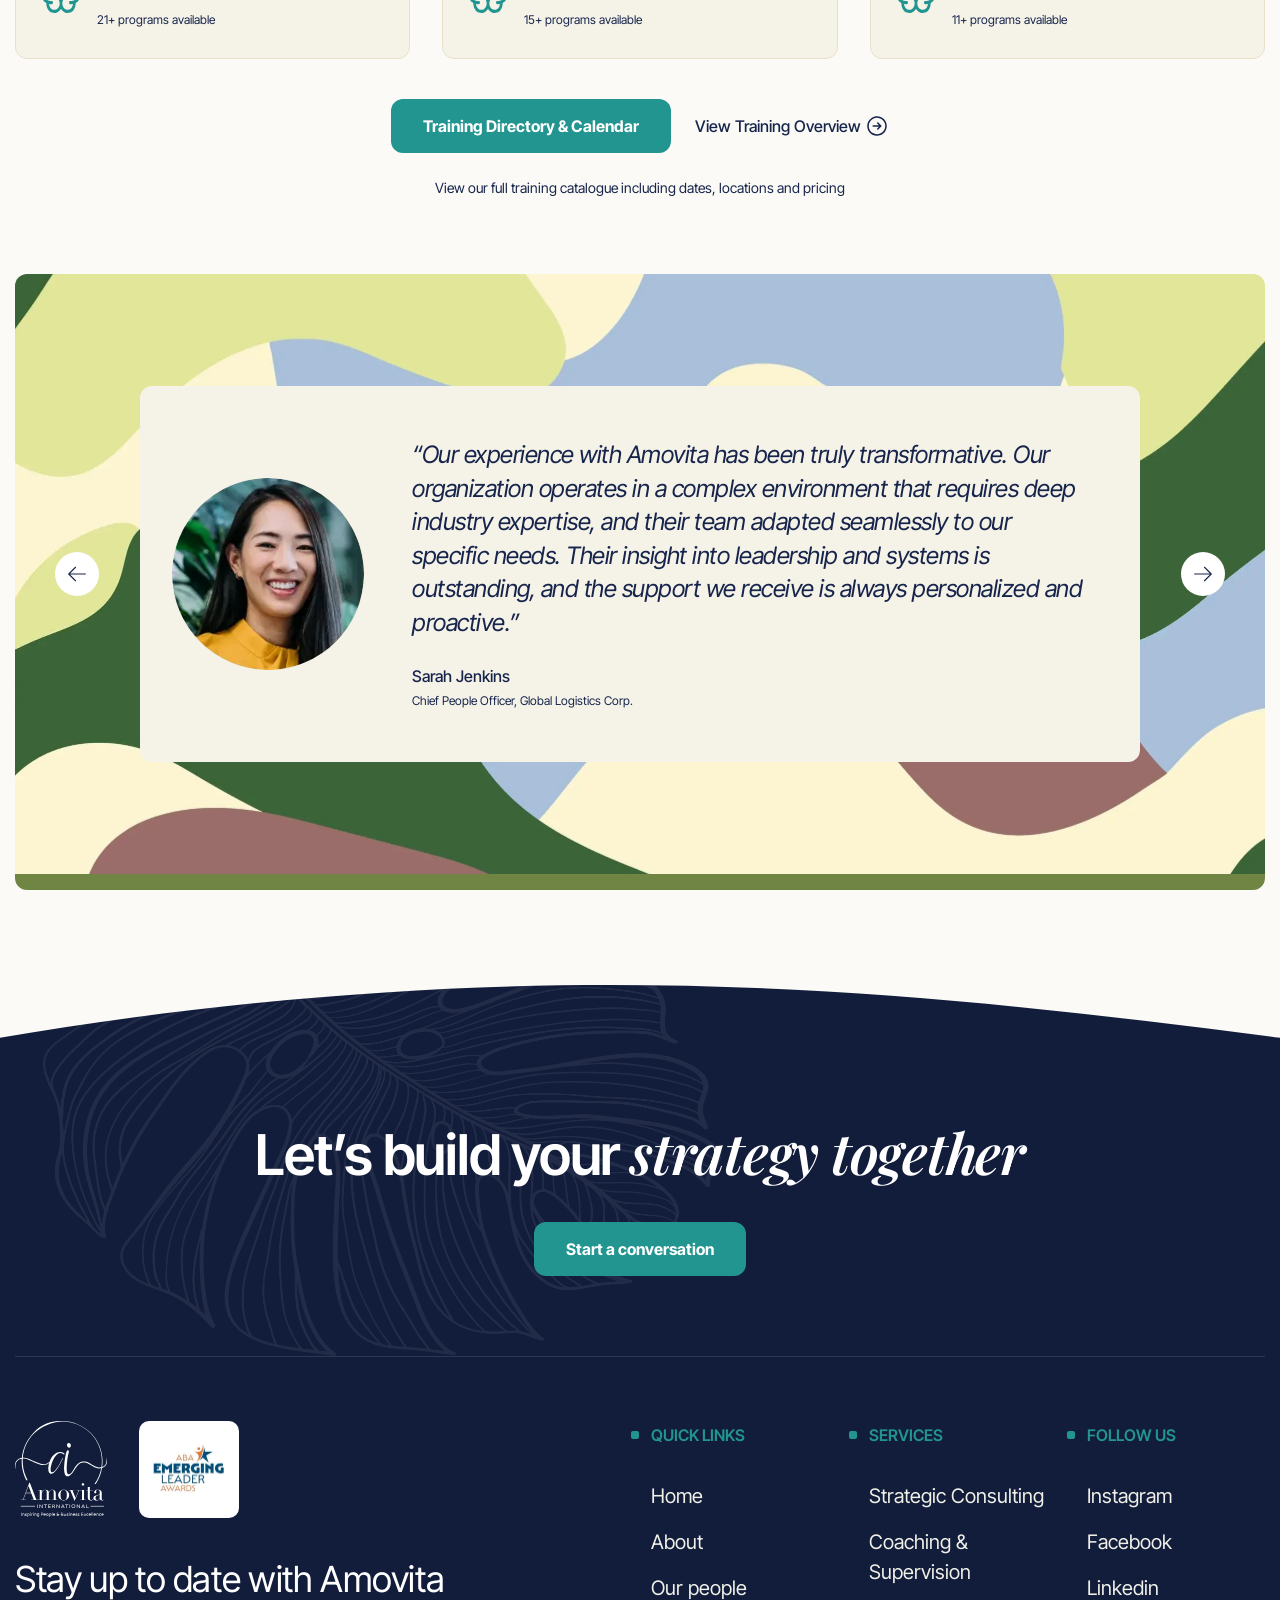
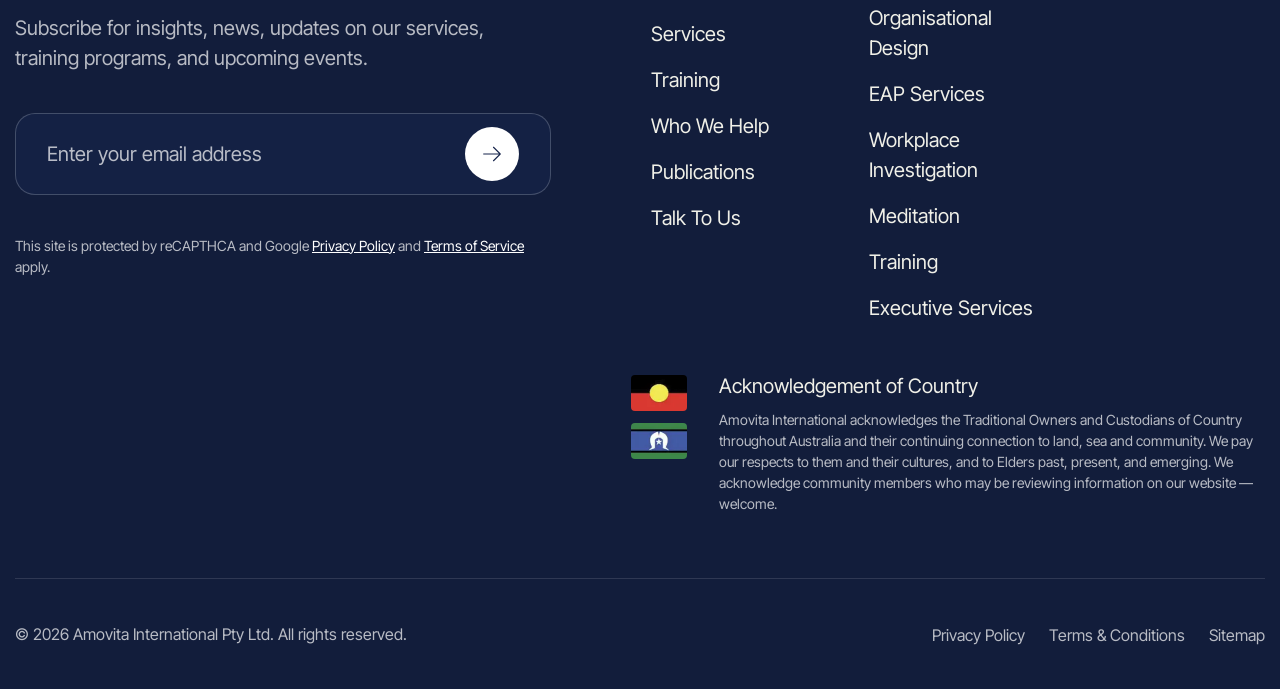
<file: services.html>
<!DOCTYPE html>
<html lang="en">

<head>
	<title>Services — Amovita</title>
	<meta charset="UTF-8">
	<meta name="format-detection" content="telephone=no">
	<!-- <meta http-equiv="Content-Security-Policy"
         content="default-src 'self' data: blob:; font-src 'self' data: blob: https:; style-src 'self' 'unsafe-inline' data:; script-src 'self' 'unsafe-inline' 'unsafe-eval' blob:; img-src 'self' data: blob: https:; connect-src 'self' ws: wss:"> -->

	<!-- The template's default `favicon.ico` never existed and nothing in the
        build produced one, so all 12 pages 404'd on it. This is the Amovita
        ring mark cropped out of img/common/logo-dark.svg (the "Amovita"
        wordmark below it is illegible at favicon size) and it ships through
        the normal image pipeline. -->
	<link rel="icon" type="image/svg+xml" href="img/common/favicon.svg">
	<meta name="viewport" content="width=device-width, initial-scale=1.0">

	<!-- Fonts: Playfair Display (400, 600, 600i) + Inter Tight (300, 400, 500, 600, 700, 400i) -->
	<!-- Playfair 400 (Regular) drives the interior-page lede paragraphs (about/services/
        contact/our-people/who-we-help/training/industry/service-details/publications/
        profile); without it those ledes fell back to the 600 face and rendered too heavy. -->
	<!-- Inter Tight 300 (Light) is used by ONE glyph: the breadcrumb "/" separator, whose
        hairline stroke in the design comes from a Light display face (Figma 417:14683).
        At 400 the slash reads as a heavy bar next to the 12px crumb labels. -->
	<link rel="preconnect" href="https://fonts.googleapis.com">
	<link rel="preconnect" href="https://fonts.gstatic.com" crossorigin>
	<link rel="stylesheet" href="https://fonts.googleapis.com/css2?family=Inter+Tight:ital,wght@0,300;0,400;0,500;0,600;0,700;1,400&family=Playfair+Display:ital,wght@0,400;0,600;1,600&display=swap&_v=20261004033121">

	<!-- Motion layer switch. Runs before the page paints, so elements that
        animate in start hidden instead of flashing into place first. With
        scripts off this line never runs and nothing is ever hidden — see
        the header of scss/project/motion.scss for the full contract. -->
	<script>
		document.documentElement.classList.add('anim');
	</script>

	<link rel="stylesheet" href="css/main.css?_v=20261004033121">
</head>

<body class="page-services">
	<div class="wrapper">
		<header class="header">
			<div class="header__container">
				<a href="index.html" class="header__logo" aria-label="Amovita — home">
					<img class="header__logo-img header__logo-img_dark" src="img/common/logo-dark.svg" alt="" width="134" height="116">
					<img class="header__logo-img header__logo-img_light" src="img/common/logo-white.svg" alt="" width="134" height="116">
				</a>

				<nav class="header__nav" aria-label="Primary">
					<div class="header__panel-top">
						<a href="index.html" class="header__panel-logo" aria-label="Amovita — home">
							<img src="img/common/logo-white.svg" alt="" width="134" height="116">
						</a>
						<button type="button" class="header__close" aria-label="Close menu">
							<svg aria-hidden="true">
								<use href="img/icons/icons.svg#svg-close"></use>
							</svg>
						</button>
					</div>
					<ul class="header__menu">
						<li class="header__item header__item_has-drop header__item_about">
							<button type="button" class="header__link header__toggle" aria-expanded="false" aria-haspopup="true">
								About Us
								<svg class="header__caret" aria-hidden="true">
									<use href="img/icons/icons.svg#svg-caret-down"></use>
								</svg>
							</button>
							<div class="header__drop">
								<ul class="header__submenu">
									<li><a href="about.html" class="header__sublink">About Us</a></li>
									<li><a href="our-people.html" class="header__sublink">Our People</a></li>
								</ul>
							</div>
						</li>
						<li class="header__item header__item_has-drop header__item_services">
							<button type="button" class="header__link header__toggle" aria-expanded="false" aria-haspopup="true">
								Services
								<svg class="header__caret" aria-hidden="true">
									<use href="img/icons/icons.svg#svg-caret-down"></use>
								</svg>
							</button>
							<div class="header__drop">
								<ul class="header__submenu">
									<li><a href="services.html#strategic-consulting" class="header__sublink">Strategic Consulting</a></li>
									<li><a href="services.html#coaching-supervision" class="header__sublink">Coaching &amp; Supervision</a></li>
									<li><a href="services.html#organisational-design" class="header__sublink">Organisational Design</a></li>
									<li><a href="services.html#eap-services" class="header__sublink">EAP Services</a></li>
									<li><a href="services.html#workplace-investigation" class="header__sublink">Workplace Investigation</a></li>
									<li><a href="services.html#mediation" class="header__sublink">Mediation</a></li>
									<li><a href="services.html#executive-services" class="header__sublink">Executive Services</a></li>
									<li class="header__subitem_all">
										<a href="services.html" class="header__sublink header__sublink_all">
											View all
											<svg aria-hidden="true">
												<use href="img/icons/icons.svg#svg-arrow-right"></use>
											</svg>
										</a>
									</li>
								</ul>
							</div>
						</li>
						<li class="header__item header__item_has-drop header__item_training">
							<button type="button" class="header__link header__toggle" aria-expanded="false" aria-haspopup="true">
								Training
								<svg class="header__caret" aria-hidden="true">
									<use href="img/icons/icons.svg#svg-caret-down"></use>
								</svg>
							</button>
							<div class="header__drop">
								<ul class="header__submenu">
									<li><a href="training-overview.html" class="header__sublink">Training Overview</a></li>
									<li><a href="training-calendar.html" class="header__sublink">Training Calendar</a></li>
									<li><a href="training-overview.html" class="header__sublink">Training Directory</a></li>
								</ul>
							</div>
						</li>
						<li class="header__item header__item_has-drop header__item_who">
							<button type="button" class="header__link header__toggle" aria-expanded="false" aria-haspopup="true">
								Who We help
								<svg class="header__caret" aria-hidden="true">
									<use href="img/icons/icons.svg#svg-caret-down"></use>
								</svg>
							</button>
							<div class="header__drop">
								<ul class="header__submenu">
									<li><a href="industry-detail.html" class="header__sublink">Construction &amp; Property</a></li>
									<li><a href="industry-detail.html" class="header__sublink">Manufacturing &amp; Industrial</a></li>
									<li><a href="industry-detail.html" class="header__sublink">Mining &amp; Resources</a></li>
									<li><a href="industry-detail.html" class="header__sublink">Transport &amp; Logistics</a></li>
									<li class="header__subitem_all">
										<a href="who-we-help.html" class="header__sublink header__sublink_all">
											View all
											<svg aria-hidden="true">
												<use href="img/icons/icons.svg#svg-arrow-right"></use>
											</svg>
										</a>
									</li>
								</ul>
							</div>
						</li>
						<li class="header__item header__item_publications">
							<a href="publications.html" class="header__link">Publications</a>
						</li>
					</ul>
					<div class="header__panel-foot">
						<a href="contact.html" class="btn btn_primary header__panel-cta">Talk to us</a>
					</div>
				</nav>

				<div class="header__actions">
					<button type="button" class="header__cart" aria-label="Cart">
						<svg class="header__cart-icon" aria-hidden="true">
							<use href="img/icons/icons.svg#svg-cart"></use>
						</svg>
						<span class="header__cart-count" data-cart-count aria-hidden="true" hidden>0</span>
					</button>
					<a href="contact.html" class="btn btn_primary header__cta">Talk to us</a>
					<button type="button" class="icon-menu header__burger" aria-label="Open menu"><span></span></button>
				</div>
			</div>
		</header>

		<main class="page">

			<!-- ============================================== SERVICES HERO -->
			<section class="services-hero">
				<div class="services-hero__inner container">
					<div class="services-hero__content" data-anim-stagger="90">
						<nav class="services-hero__crumb" aria-label="Breadcrumb" data-anim="fade-up">
							<a href="index.html" class="services-hero__crumb-link">Home</a>
							<span class="services-hero__crumb-sep" aria-hidden="true">/</span>
							<span class="services-hero__crumb-current">Service</span>
						</nav>

						<!-- The white quick-links pane the Figma frame shows floating
                       here is the HEADER's own "Services" dropdown, drawn in its
                       open state to document the nav (it sits directly under the
                       "Services" nav item, and lists the same seven services the
                       shared header already carries). It was reproduced as a
                       permanent page element, which read as a dropdown stuck
                       open. Removed — html/sections/header.htm owns it. -->
						<div class="services-hero__group">
							<h1 class="services-hero__title" data-anim="fade-up">Our <em>Services</em></h1>
							<p class="services-hero__lead" data-anim="fade-up">Amovita offers a wide range of training and professional development programs in leadership and organisational excellence &mdash; designed to be implemented directly back into your workplace.</p>

							<div class="services-hero__actions" data-anim="fade-up">
								<a href="contact.html" class="btn btn_primary">Talk to us</a>
								<a href="training-overview.html" class="btn btn_link">
									Our Training Programs
									<svg aria-hidden="true">
										<use href="img/icons/icons.svg#svg-arrow-circle-right"></use>
									</svg>
								</a>
							</div>
						</div>
					</div>

					<!-- Photo frame rises in after the text; the faint leaf
                    inside drifts on scroll and toward the pointer — same
                    treatment as the About hero. -->
					<div class="services-hero__media" data-anim="fade-up" data-anim-delay="220">
						<span class="services-hero__media-deco" aria-hidden="true"></span>
						<img class="services-hero__media-leaf" src="img/common/leaf-outline.svg" alt="" data-parallax="0.05" data-parallax-mouse="12" aria-hidden="true">
						<picture><source srcset="img/services/services-hero.webp" type="image/webp"><img class="services-hero__media-photo" src="img/services/services-hero.jpg" alt="Amovita consultants reviewing a project together"></picture>
					</div>
				</div>

				<img class="services-hero__wave" src="img/common/wave-cream.svg" alt="" aria-hidden="true">
			</section>

			<!-- =============================================== SERVICES LIST -->
			<section class="services-list">
				<div class="services-list__inner container">

					<div class="services-list__rows" data-anim-stagger="70">

						<!-- CONTENT FLAG — every collapsible row below carries the
                       SAME body paragraph, because that is what the Figma frame
                       holds: the designer pasted one strategy blurb into all
                       seven rows' hidden text layers. Reproduced verbatim per
                       the page's existing convention (see "Our Trustees" and
                       "Set up EAp" flags in services.scss); the client owes us
                       real per-service copy. -->

						<!-- Strategic Consulting -->
						<article id="strategic-consulting" data-anim="fade-up" class="service-row service-row_strategic">
							<span class="service-row__bar" aria-hidden="true"></span>
							<div class="service-row__body">
								<div class="service-row__inner">
									<span class="service-row__icon"><img src="img/services/service-strategic-navy.svg" alt="" width="56" height="56" aria-hidden="true"></span>
									<h3 class="service-row__title">Strategic Consulting</h3>
									<span class="service-row__toggle" aria-hidden="true"></span>
								</div>
								<div class="service-row__panel">
									<div class="service-row__panel-inner">
										<div class="service-row__panel-col">
											<p class="service-row__panel-text">Savvy business leaders and managers have a consultant right beside them to ensure peak performance. Our strategy team works alongside you to develop an effective strategy program you can easily operationalise. We offer strategy planning, organisational and business reviews, consulting advice and can support your business to implement an effective strategy program that leads to divergent thinking and success.</p>
											<a href="service-details.html" class="btn btn_primary">Explore service</a>
										</div>
									</div>
								</div>
							</div>
						</article>

						<!-- Coaching & Supervision (expanded) -->
						<article id="coaching-supervision" data-anim="fade-up" class="service-row service-row_coaching service-row_expanded">
							<span class="service-row__bar" aria-hidden="true"></span>
							<div class="service-row__body">
								<div class="service-row__inner">
									<span class="service-row__icon"><img src="img/services/service-coaching-navy.svg" alt="" width="56" height="56" aria-hidden="true"></span>
									<h3 class="service-row__title">Coaching &amp; Supervision</h3>
									<span class="service-row__toggle" aria-hidden="true"></span>
								</div>
								<div class="service-row__panel">
									<div class="service-row__panel-inner">
										<div class="service-row__panel-col">
											<p class="service-row__panel-text">We provide a range of executive and leadership coaching and supervision services suited for any business or organisation &mdash; from foundational to advanced levels, for individuals and groups.</p>
											<p class="service-row__panel-text">Our coaching includes the latest leadership research, neuroscience and evidence-based approaches. Pre-purchased packages available on weekly, fortnightly or monthly basis.</p>
											<a href="contact.html" class="btn btn_primary">Start a conversation</a>
										</div>
										<div class="service-row__panel-col">
											<p class="service-row__included-label">What&rsquo;s Included</p>
											<ul class="service-row__included-list">
												<li>
													<p class="service-row__included-item-title">Individual Coaching</p>
													<p class="service-row__included-item-text">1-on-1 sessions tailored to the individual&rsquo;s goals, role and stage of leadership.</p>
												</li>
												<li>
													<p class="service-row__included-item-title">Group Coaching</p>
													<p class="service-row__included-item-text">1-on-1 sessions tailored to the individual&rsquo;s goals, role and stage of leadership.</p>
												</li>
												<li>
													<p class="service-row__included-item-title">Supervision - Clinical</p>
													<p class="service-row__included-item-text">Professional clinical supervision for practitioners at all levels of experience.</p>
												</li>
												<li>
													<p class="service-row__included-item-title">Supervision - Management</p>
													<p class="service-row__included-item-text">Management supervision supporting leaders to reflect, grow and lead effectively.</p>
												</li>
											</ul>
										</div>
									</div>
								</div>
							</div>
						</article>

						<!-- Organisational Design -->
						<article id="organisational-design" data-anim="fade-up" class="service-row service-row_orgdesign">
							<span class="service-row__bar" aria-hidden="true"></span>
							<div class="service-row__body">
								<div class="service-row__inner">
									<span class="service-row__icon"><img src="img/services/service-orgdesign-navy.svg" alt="" width="56" height="56" aria-hidden="true"></span>
									<h3 class="service-row__title">Organisational Design</h3>
									<span class="service-row__toggle" aria-hidden="true"></span>
								</div>
								<div class="service-row__panel">
									<div class="service-row__panel-inner">
										<div class="service-row__panel-col">
											<p class="service-row__panel-text">Savvy business leaders and managers have a consultant right beside them to ensure peak performance. Our strategy team works alongside you to develop an effective strategy program you can easily operationalise. We offer strategy planning, organisational and business reviews, consulting advice and can support your business to implement an effective strategy program that leads to divergent thinking and success.</p>
											<a href="service-details.html" class="btn btn_primary">Explore service</a>
										</div>
									</div>
								</div>
							</div>
						</article>

						<!-- Meditation -->
						<article id="mediation" data-anim="fade-up" class="service-row service-row_meditation">
							<span class="service-row__bar" aria-hidden="true"></span>
							<div class="service-row__body">
								<div class="service-row__inner">
									<span class="service-row__icon"><img src="img/services/service-mediation-navy.svg" alt="" width="56" height="56" aria-hidden="true"></span>
									<h3 class="service-row__title">Meditation</h3>
									<span class="service-row__toggle" aria-hidden="true"></span>
								</div>
								<div class="service-row__panel">
									<div class="service-row__panel-inner">
										<div class="service-row__panel-col">
											<p class="service-row__panel-text">Savvy business leaders and managers have a consultant right beside them to ensure peak performance. Our strategy team works alongside you to develop an effective strategy program you can easily operationalise. We offer strategy planning, organisational and business reviews, consulting advice and can support your business to implement an effective strategy program that leads to divergent thinking and success.</p>
											<a href="service-details.html" class="btn btn_primary">Explore service</a>
										</div>
									</div>
								</div>
							</div>
						</article>

						<!-- EAP Services (collapsed, explicit CTA) -->
						<article id="eap-services" data-anim="fade-up" class="service-row service-row_eap">
							<span class="service-row__bar" aria-hidden="true"></span>
							<div class="service-row__body">
								<div class="service-row__inner">
									<span class="service-row__icon"><img src="img/services/service-eap-navy.svg" alt="" width="56" height="56" aria-hidden="true"></span>
									<h3 class="service-row__title">EAP Services</h3>
									<a href="service-details.html" class="btn btn_outline service-row__link">
										<span class="service-row__link-long">Explore Service</span>
										<span class="service-row__link-short">Explore</span>
									</a>
								</div>
							</div>
						</article>

						<!-- Workplace Investigations (collapsed, explicit CTA) -->
						<article id="workplace-investigation" data-anim="fade-up" class="service-row service-row_workplace">
							<span class="service-row__bar" aria-hidden="true"></span>
							<div class="service-row__body">
								<div class="service-row__inner">
									<span class="service-row__icon"><img src="img/services/service-workplace-navy.svg" alt="" width="56" height="56" aria-hidden="true"></span>
									<h3 class="service-row__title">Workplace Invest.</h3>
									<a href="service-details.html" class="btn btn_outline service-row__link">
										<span class="service-row__link-long">Explore Service</span>
										<span class="service-row__link-short">Explore</span>
									</a>
								</div>
							</div>
						</article>

						<!-- Executive Services (collapsed, explicit CTA) -->
						<article id="executive-services" data-anim="fade-up" class="service-row service-row_executive">
							<span class="service-row__bar" aria-hidden="true"></span>
							<div class="service-row__body">
								<div class="service-row__inner">
									<span class="service-row__icon"><img src="img/services/service-executive-navy.svg" alt="" width="56" height="56" aria-hidden="true"></span>
									<h3 class="service-row__title">Executive Services</h3>
									<a href="service-details.html" class="btn btn_outline service-row__link">
										<span class="service-row__link-long">Explore Service</span>
										<span class="service-row__link-short">Explore</span>
									</a>
								</div>
							</div>
						</article>

					</div>
				</div>
			</section>

			<span class="services-divider" aria-hidden="true"></span>

			<!-- ========================================= TRAINING & PROGRAMS -->
			<section class="training-programs">
				<div class="training-programs__inner container" data-anim-stagger="80">
					<img class="training-programs__icon" src="img/common/service-training.svg" alt="" width="64" height="64" data-anim="fade-up" aria-hidden="true">
					<h2 class="training-programs__title" data-anim="fade-up">Training &amp; Programs</h2>
					<p class="training-programs__text" data-anim="fade-up">Over 100 training workshops and programs for managers, leaders, business owners and staff &mdash; dynamic, tailored, and designed to achieve lasting organisational performance.</p>

					<!-- Own stagger group: the cards run on their own clock, so
                    the head above is not held back waiting for six of them. -->
					<div class="training-programs__grid" data-anim-stagger="70">
						<article class="card-training" data-anim="fade-up">
							<img class="card-training__icon" src="img/services/icon-brain.svg" alt="" width="40" height="40" aria-hidden="true">
							<div class="card-training__body">
								<h3 class="card-training__title">Neuroscience &amp; Leadership</h3>
								<p class="card-training__text">12+ programs available</p>
							</div>
						</article>
						<article class="card-training" data-anim="fade-up">
							<img class="card-training__icon" src="img/services/icon-brain.svg" alt="" width="40" height="40" aria-hidden="true">
							<div class="card-training__body">
								<h3 class="card-training__title">Organisational Performance</h3>
								<p class="card-training__text">20+ programs available</p>
							</div>
						</article>
						<article class="card-training" data-anim="fade-up">
							<img class="card-training__icon" src="img/services/icon-brain.svg" alt="" width="40" height="40" aria-hidden="true">
							<div class="card-training__body">
								<h3 class="card-training__title">Communication &amp; Conflict</h3>
								<p class="card-training__text">18+ programs available</p>
							</div>
						</article>
						<article class="card-training" data-anim="fade-up">
							<img class="card-training__icon" src="img/services/icon-brain.svg" alt="" width="40" height="40" aria-hidden="true">
							<div class="card-training__body">
								<h3 class="card-training__title">HR &amp; Management</h3>
								<p class="card-training__text">21+ programs available</p>
							</div>
						</article>
						<article class="card-training" data-anim="fade-up">
							<img class="card-training__icon" src="img/services/icon-brain.svg" alt="" width="40" height="40" aria-hidden="true">
							<div class="card-training__body">
								<h3 class="card-training__title">Cultural &amp; Indigenous</h3>
								<p class="card-training__text">15+ programs available</p>
							</div>
						</article>
						<article class="card-training" data-anim="fade-up">
							<img class="card-training__icon" src="img/services/icon-brain.svg" alt="" width="40" height="40" aria-hidden="true">
							<div class="card-training__body">
								<h3 class="card-training__title">Coaching &amp; Supervision Skills</h3>
								<p class="card-training__text">11+ programs available</p>
							</div>
						</article>
					</div>

					<div class="training-programs__actions" data-anim="fade-up">
						<a href="training-calendar.html" class="btn btn_primary">Training Directory &amp; Calendar</a>
						<a href="training-overview.html" class="btn btn_link">
							View Training Overview
							<svg aria-hidden="true">
								<use href="img/icons/icons.svg#svg-arrow-circle-right"></use>
							</svg>
						</a>
					</div>
					<p class="training-programs__note" data-anim="fade-up">View our full training catalogue including dates, locations and pricing</p>
				</div>
			</section>

			<!-- ================================================= TESTIMONIALS -->
			<section class="testimonial">
				<div class="testimonial__inner container">
					<div class="testimonial__slider" data-slider data-anim="fade-up">
						<div class="testimonial__track" data-slider-track>
							<article class="testimonial__slide">
								<div class="testimonial__card">
									<picture><source srcset="img/common/testimonial-avatar.webp" type="image/webp"><img class="testimonial__avatar" src="img/common/testimonial-avatar.png" alt="Sarah Jenkins" width="224" height="224"></picture>
									<div class="testimonial__body">
										<p class="testimonial__quote">&ldquo;Our experience with Amovita has been truly transformative. Our organization operates in a complex environment that requires deep industry expertise, and their team adapted seamlessly to our specific needs. Their insight into leadership and systems is outstanding, and the support we receive is always personalized and proactive.&rdquo;</p>
										<div class="testimonial__person">
											<p class="testimonial__name">Sarah Jenkins</p>
											<p class="testimonial__role">Chief People Officer, Global Logistics Corp.</p>
										</div>
									</div>
								</div>
							</article>

							<article class="testimonial__slide">
								<div class="testimonial__card">
									<picture><source srcset="img/common/testimonial-avatar.webp" type="image/webp"><img class="testimonial__avatar" src="img/common/testimonial-avatar.png" alt="James Whitfield" width="224" height="224"></picture>
									<div class="testimonial__body">
										<p class="testimonial__quote">&ldquo;Amovita&rsquo;s team brought clarity to a period of significant change for us. Their strategic guidance was practical, evidence-based and delivered with genuine care. We came away with a stronger leadership team and a clear roadmap for the years ahead.&rdquo;</p>
										<div class="testimonial__person">
											<p class="testimonial__name">James Whitfield</p>
											<p class="testimonial__role">Managing Director, Horizon Health</p>
										</div>
									</div>
								</div>
							</article>

							<article class="testimonial__slide">
								<div class="testimonial__card">
									<picture><source srcset="img/common/testimonial-avatar.webp" type="image/webp"><img class="testimonial__avatar" src="img/common/testimonial-avatar.png" alt="Priya Nair" width="224" height="224"></picture>
									<div class="testimonial__body">
										<p class="testimonial__quote">&ldquo;Working with Amovita reshaped how our leaders think about performance and wellbeing. The coaching was deeply personalised, and their supervision model gave our managers the confidence to lead with empathy and consistency.&rdquo;</p>
										<div class="testimonial__person">
											<p class="testimonial__name">Priya Nair</p>
											<p class="testimonial__role">Head of People &amp; Culture, Meridian Group</p>
										</div>
									</div>
								</div>
							</article>
						</div>

						<button type="button" class="btn btn_round btn_round_sm testimonial__nav testimonial__nav_prev" data-slider-prev aria-label="Previous testimonial">
							<svg aria-hidden="true">
								<use href="img/icons/icons.svg#svg-chevron-left"></use>
							</svg>
						</button>
						<button type="button" class="btn btn_round btn_round_sm testimonial__nav testimonial__nav_next" data-slider-next aria-label="Next testimonial">
							<svg aria-hidden="true">
								<use href="img/icons/icons.svg#svg-chevron-right"></use>
							</svg>
						</button>
					</div>

					<span class="testimonial__strip" aria-hidden="true"></span>
				</div>
			</section>


		</main>
		<footer class="footer">
			<img class="footer__wave" src="img/common/wave-cream.svg" alt="" aria-hidden="true">

			<div class="footer__container">
				<div class="footer__cta">
					<h2 class="footer__cta-title">Let&rsquo;s build your <em>strategy together</em></h2>
					<a href="#" class="btn btn_primary">Start a conversation</a>
				</div>

				<span class="footer__divider" aria-hidden="true"></span>

				<div class="footer__columns">
					<div class="footer__left">
						<div class="footer__brand">
							<a href="index.html" class="footer__logo" aria-label="Amovita International — home">
								<img src="img/common/logo-white-footer.svg" alt="Amovita International" width="92" height="96">
							</a>
							<div class="footer__badge">
								<picture><source srcset="img/common/awards-badge.webp" type="image/webp"><img src="img/common/awards-badge.png" alt="ABA Emerging Leader Awards" width="78" height="53"></picture>
							</div>
						</div>

						<div class="footer__news">
							<h3 class="footer__news-title">Stay up to date with Amovita</h3>
							<p class="footer__news-text">Subscribe for insights, news, updates on our services, training programs, and upcoming events.</p>
						</div>

						<form class="footer__form form-email" action="#" method="post">
							<input type="email" class="form-email__input" name="email" placeholder="Enter your email address" aria-label="Email address">
							<button type="submit" class="form-email__submit btn btn_round" aria-label="Subscribe">
								<svg aria-hidden="true">
									<use href="img/icons/icons.svg#svg-arrow-right"></use>
								</svg>
							</button>
						</form>

						<p class="footer__recaptcha">This site is protected by reCAPTHCA and Google <a href="#" class="footer__recaptcha-link">Privacy Policy</a> and <a href="#" class="footer__recaptcha-link">Terms of Service</a> apply.</p>
					</div>

					<div class="footer__right">
						<div class="footer__nav">
							<div class="footer__nav-col">
								<p class="footer__nav-head"><span class="footer__nav-bullet" aria-hidden="true"></span>Quick Links<span class="footer__nav-toggle" aria-hidden="true"></span></p>
								<ul class="footer__nav-list">
									<li><a href="index.html" class="footer__nav-link">Home</a></li>
									<li><a href="about.html" class="footer__nav-link">About</a></li>
									<li><a href="our-people.html" class="footer__nav-link">Our people</a></li>
									<li><a href="services.html" class="footer__nav-link">Services</a></li>
									<li><a href="training-overview.html" class="footer__nav-link">Training</a></li>
									<li><a href="who-we-help.html" class="footer__nav-link">Who We Help</a></li>
									<li><a href="publications.html" class="footer__nav-link">Publications</a></li>
									<li><a href="contact.html" class="footer__nav-link">Talk To Us</a></li>
								</ul>
							</div>

							<div class="footer__nav-col">
								<p class="footer__nav-head"><span class="footer__nav-bullet" aria-hidden="true"></span>Services<span class="footer__nav-toggle" aria-hidden="true"></span></p>
								<ul class="footer__nav-list">
									<li><a href="service-details.html" class="footer__nav-link">Strategic Consulting</a></li>
									<li><a href="service-details.html" class="footer__nav-link">Coaching &amp; Supervision</a></li>
									<li><a href="service-details.html" class="footer__nav-link">Organisational Design</a></li>
									<li><a href="service-details.html" class="footer__nav-link">EAP Services</a></li>
									<li><a href="service-details.html" class="footer__nav-link">Workplace Investigation</a></li>
									<li><a href="service-details.html" class="footer__nav-link">Meditation</a></li>
									<li><a href="service-details.html" class="footer__nav-link">Training</a></li>
									<li><a href="service-details.html" class="footer__nav-link">Executive Services</a></li>
								</ul>
							</div>

							<div class="footer__nav-col">
								<p class="footer__nav-head"><span class="footer__nav-bullet" aria-hidden="true"></span>Follow Us<span class="footer__nav-toggle" aria-hidden="true"></span></p>
								<ul class="footer__nav-list">
									<li><a href="#" class="footer__nav-link">Instagram</a></li>
									<li><a href="#" class="footer__nav-link">Facebook</a></li>
									<li><a href="#" class="footer__nav-link">Linkedin</a></li>
								</ul>
							</div>
						</div>

						<div class="footer__ack">
							<div class="footer__flags">
								<picture><source srcset="img/common/flag-aboriginal.webp" type="image/webp"><img class="footer__flag" src="img/common/flag-aboriginal.png" alt="Aboriginal flag" width="56" height="36"></picture>
								<picture><source srcset="img/common/flag-tsi.webp" type="image/webp"><img class="footer__flag" src="img/common/flag-tsi.png" alt="Torres Strait Islander flag" width="56" height="36"></picture>
							</div>
							<div class="footer__ack-text">
								<h4 class="footer__ack-title">Acknowledgement of Country</h4>
								<p class="footer__ack-body">Amovita International acknowledges the Traditional Owners and Custodians of Country throughout Australia and their continuing connection to land, sea and community. We pay our respects to them and their cultures, and to Elders past, present, and emerging. We acknowledge community members who may be reviewing information on our website &mdash; welcome.</p>
							</div>
						</div>
					</div>
				</div>

				<span class="footer__divider" aria-hidden="true"></span>

				<div class="footer__bottom">
					<p class="footer__copy">&copy; 2026 Amovita International Pty Ltd. All rights reserved.</p>
					<ul class="footer__legal">
						<li><a href="#" class="footer__legal-link">Privacy Policy</a></li>
						<li><a href="#" class="footer__legal-link">Terms &amp; Conditions</a></li>
						<li><a href="#" class="footer__legal-link">Sitemap</a></li>
					</ul>
				</div>
			</div>
		</footer>

	</div>
	<script src="js/main.js?_v=20261004033121"></script>
</body>

</html>
</file>
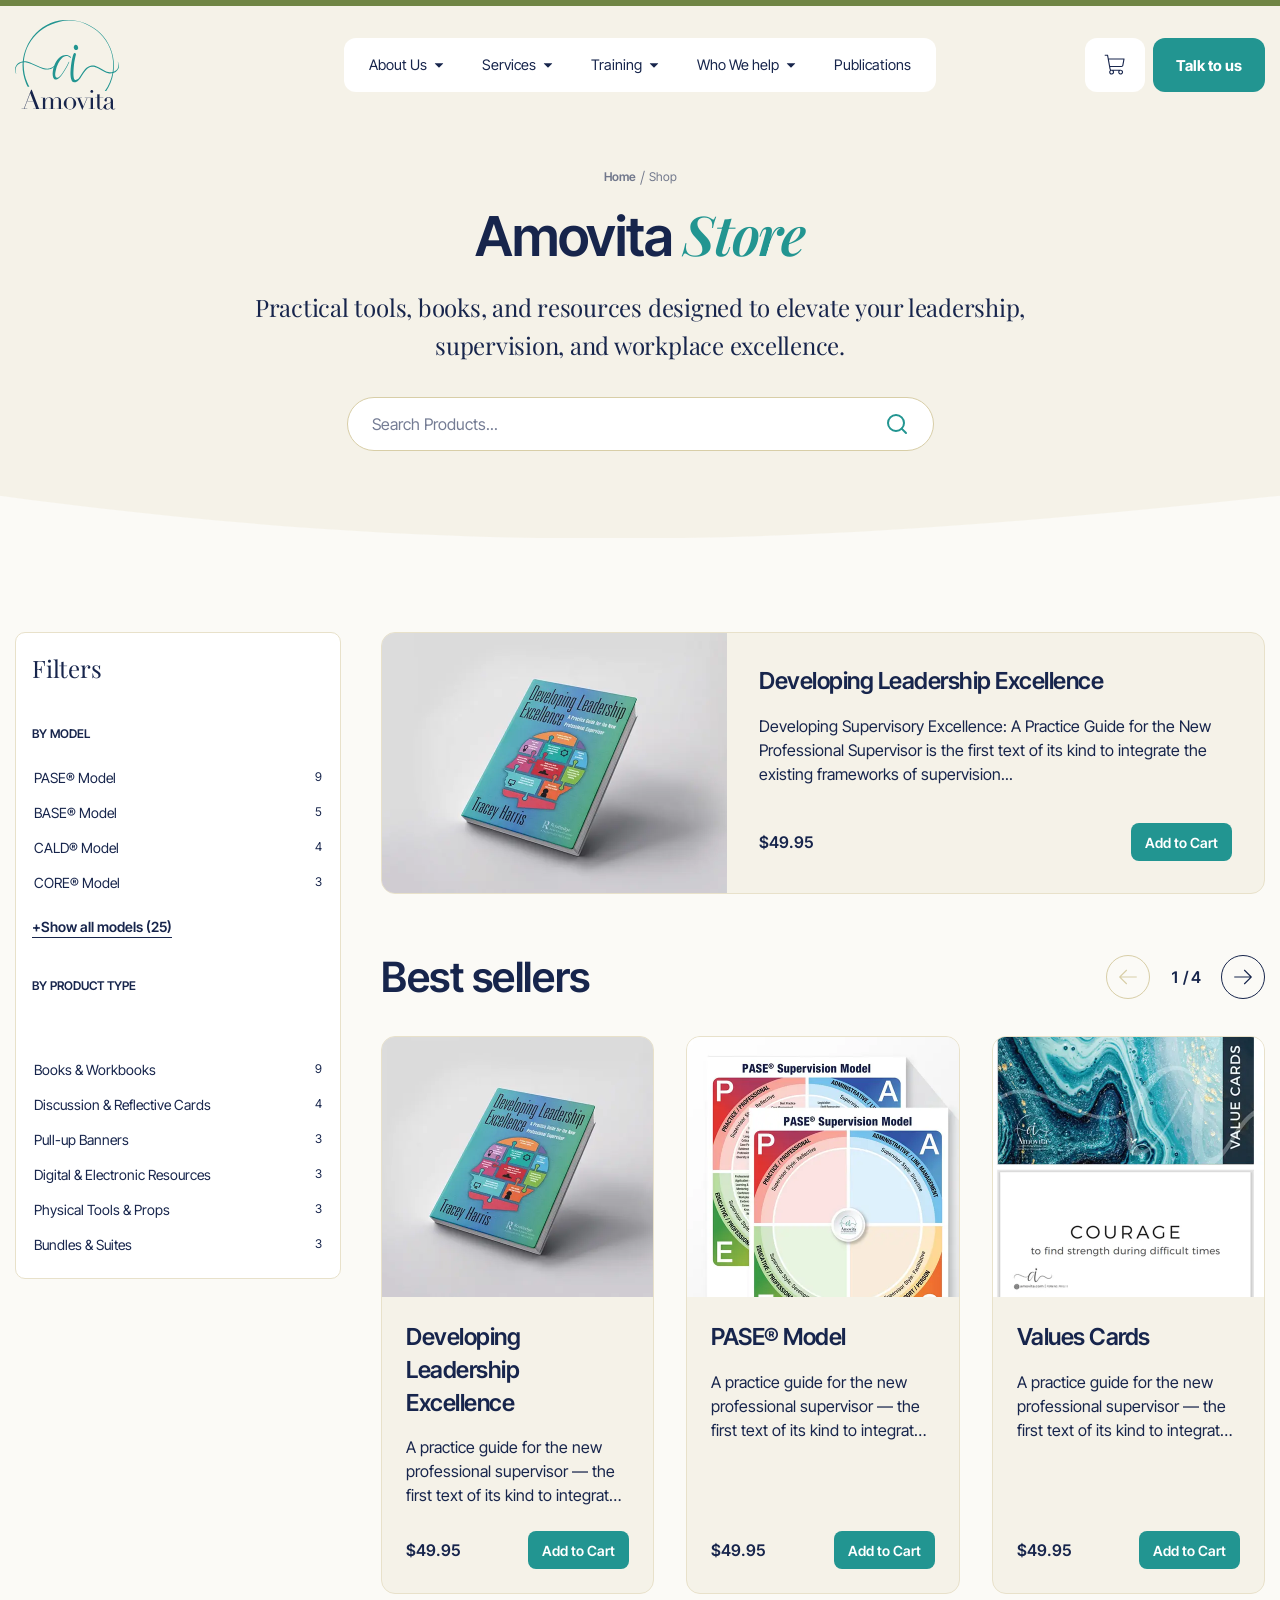
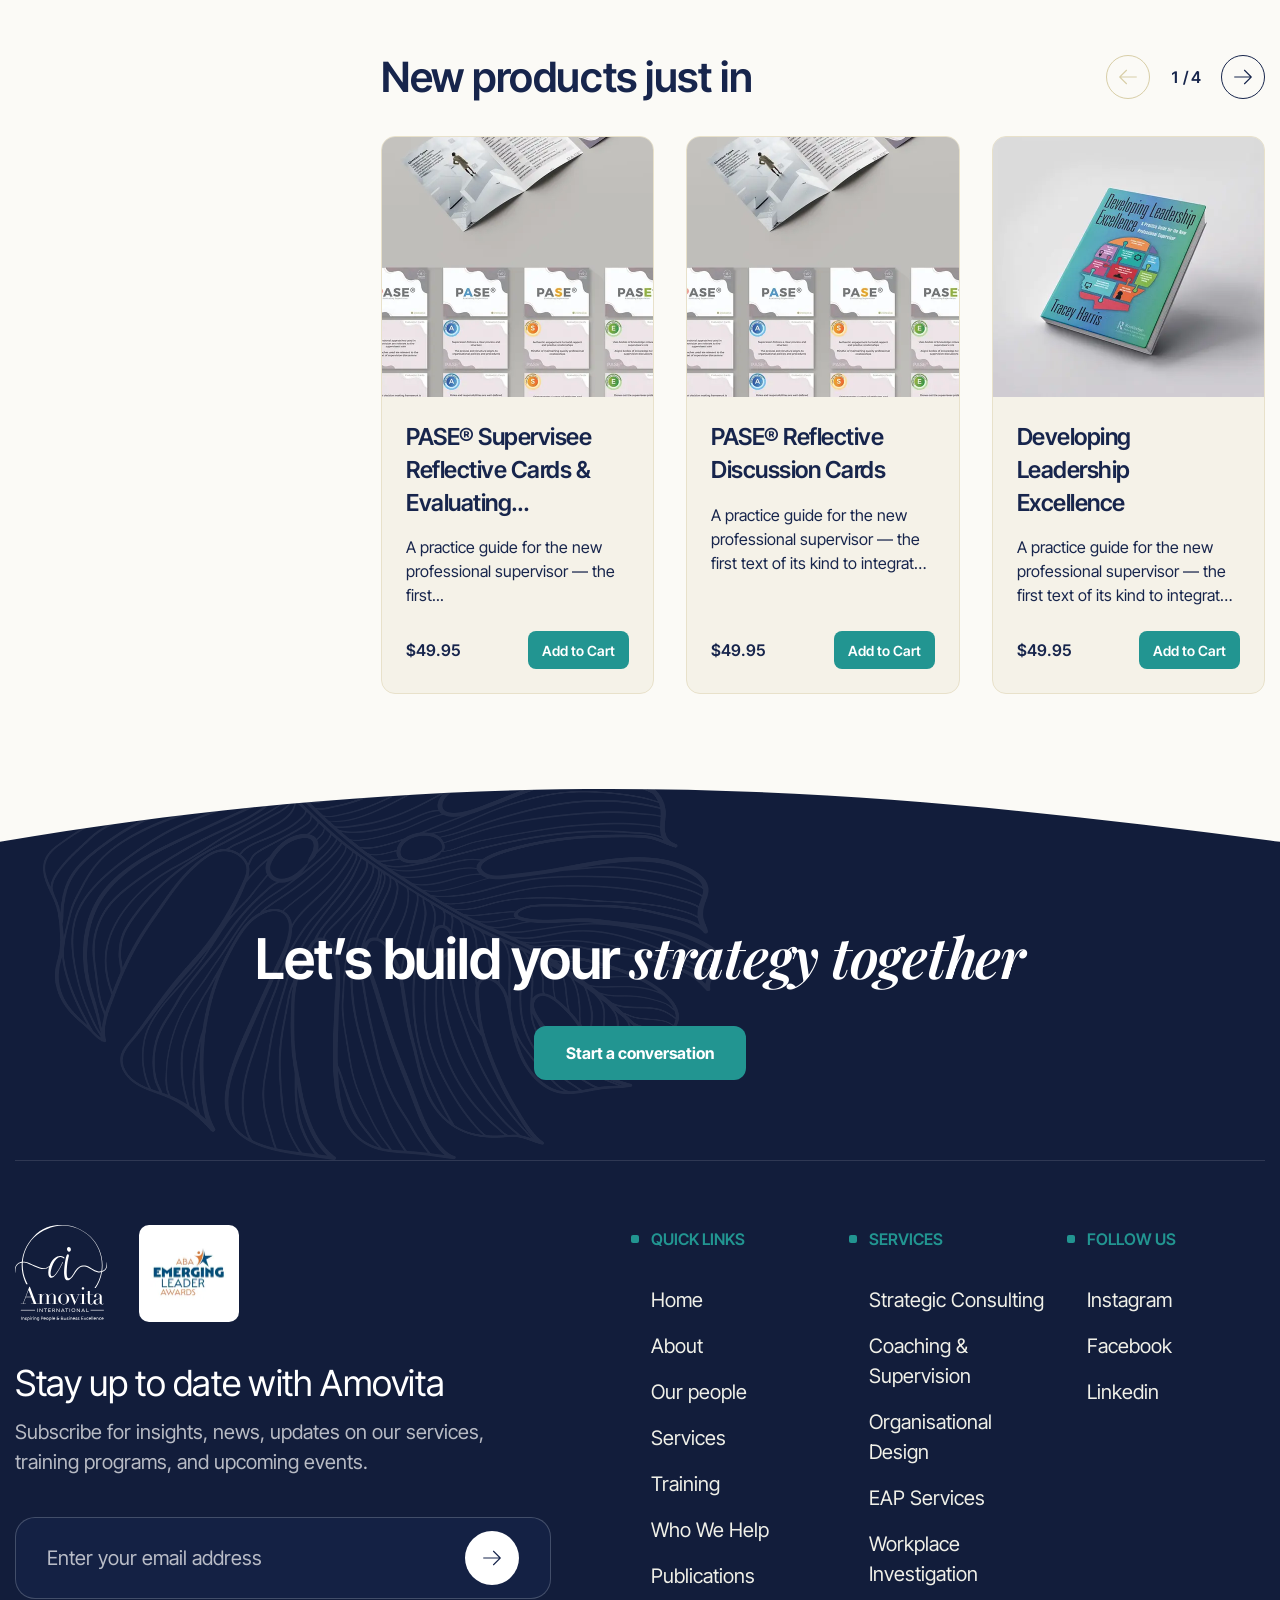
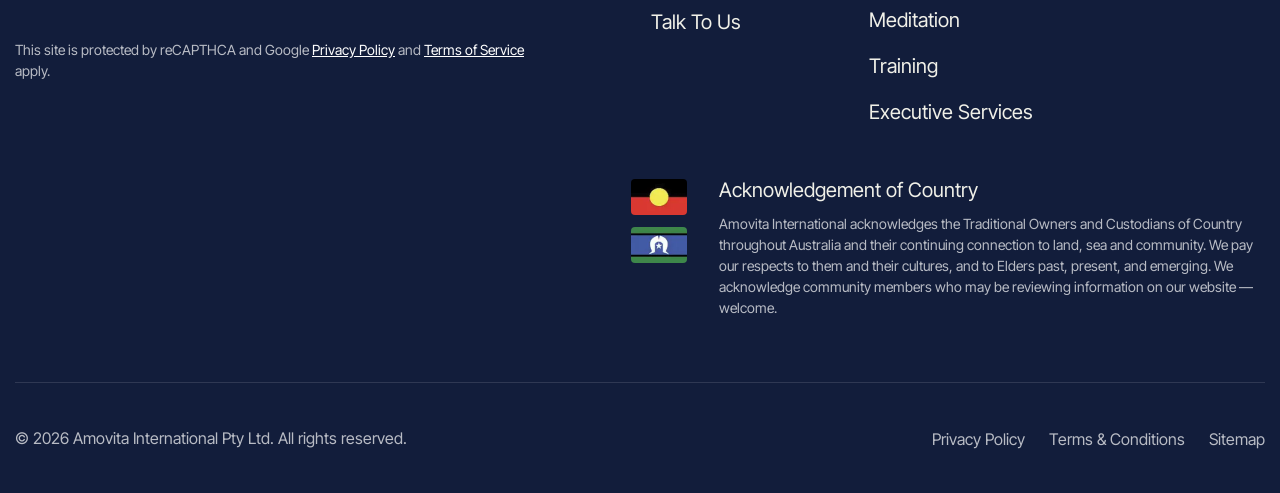
<file: shop.html>
<!DOCTYPE html>
<html lang="en">

<head>
	<title>Shop — Amovita</title>
	<meta charset="UTF-8">
	<meta name="format-detection" content="telephone=no">
	<!-- <meta http-equiv="Content-Security-Policy"
         content="default-src 'self' data: blob:; font-src 'self' data: blob: https:; style-src 'self' 'unsafe-inline' data:; script-src 'self' 'unsafe-inline' 'unsafe-eval' blob:; img-src 'self' data: blob: https:; connect-src 'self' ws: wss:"> -->

	<!-- The template's default `favicon.ico` never existed and nothing in the
        build produced one, so all 12 pages 404'd on it. This is the Amovita
        ring mark cropped out of img/common/logo-dark.svg (the "Amovita"
        wordmark below it is illegible at favicon size) and it ships through
        the normal image pipeline. -->
	<link rel="icon" type="image/svg+xml" href="img/common/favicon.svg">
	<meta name="viewport" content="width=device-width, initial-scale=1.0">

	<!-- Fonts: Playfair Display (400, 600, 600i) + Inter Tight (300, 400, 500, 600, 700, 400i) -->
	<!-- Playfair 400 (Regular) drives the interior-page lede paragraphs (about/services/
        contact/our-people/who-we-help/training/industry/service-details/publications/
        profile); without it those ledes fell back to the 600 face and rendered too heavy. -->
	<!-- Inter Tight 300 (Light) is used by ONE glyph: the breadcrumb "/" separator, whose
        hairline stroke in the design comes from a Light display face (Figma 417:14683).
        At 400 the slash reads as a heavy bar next to the 12px crumb labels. -->
	<link rel="preconnect" href="https://fonts.googleapis.com">
	<link rel="preconnect" href="https://fonts.gstatic.com" crossorigin>
	<link rel="stylesheet" href="https://fonts.googleapis.com/css2?family=Inter+Tight:ital,wght@0,300;0,400;0,500;0,600;0,700;1,400&family=Playfair+Display:ital,wght@0,400;0,600;1,600&display=swap&_v=20261004033121">

	<!-- Motion layer switch. Runs before the page paints, so elements that
        animate in start hidden instead of flashing into place first. With
        scripts off this line never runs and nothing is ever hidden — see
        the header of scss/project/motion.scss for the full contract. -->
	<script>
		document.documentElement.classList.add('anim');
	</script>

	<link rel="stylesheet" href="css/main.css?_v=20261004033121">
</head>

<body class="page-shop">
	<div class="wrapper">
		<header class="header">
			<div class="header__container">
				<a href="index.html" class="header__logo" aria-label="Amovita — home">
					<img class="header__logo-img header__logo-img_dark" src="img/common/logo-dark.svg" alt="" width="134" height="116">
					<img class="header__logo-img header__logo-img_light" src="img/common/logo-white.svg" alt="" width="134" height="116">
				</a>

				<nav class="header__nav" aria-label="Primary">
					<div class="header__panel-top">
						<a href="index.html" class="header__panel-logo" aria-label="Amovita — home">
							<img src="img/common/logo-white.svg" alt="" width="134" height="116">
						</a>
						<button type="button" class="header__close" aria-label="Close menu">
							<svg aria-hidden="true">
								<use href="img/icons/icons.svg#svg-close"></use>
							</svg>
						</button>
					</div>
					<ul class="header__menu">
						<li class="header__item header__item_has-drop header__item_about">
							<button type="button" class="header__link header__toggle" aria-expanded="false" aria-haspopup="true">
								About Us
								<svg class="header__caret" aria-hidden="true">
									<use href="img/icons/icons.svg#svg-caret-down"></use>
								</svg>
							</button>
							<div class="header__drop">
								<ul class="header__submenu">
									<li><a href="about.html" class="header__sublink">About Us</a></li>
									<li><a href="our-people.html" class="header__sublink">Our People</a></li>
								</ul>
							</div>
						</li>
						<li class="header__item header__item_has-drop header__item_services">
							<button type="button" class="header__link header__toggle" aria-expanded="false" aria-haspopup="true">
								Services
								<svg class="header__caret" aria-hidden="true">
									<use href="img/icons/icons.svg#svg-caret-down"></use>
								</svg>
							</button>
							<div class="header__drop">
								<ul class="header__submenu">
									<li><a href="services.html#strategic-consulting" class="header__sublink">Strategic Consulting</a></li>
									<li><a href="services.html#coaching-supervision" class="header__sublink">Coaching &amp; Supervision</a></li>
									<li><a href="services.html#organisational-design" class="header__sublink">Organisational Design</a></li>
									<li><a href="services.html#eap-services" class="header__sublink">EAP Services</a></li>
									<li><a href="services.html#workplace-investigation" class="header__sublink">Workplace Investigation</a></li>
									<li><a href="services.html#mediation" class="header__sublink">Mediation</a></li>
									<li><a href="services.html#executive-services" class="header__sublink">Executive Services</a></li>
									<li class="header__subitem_all">
										<a href="services.html" class="header__sublink header__sublink_all">
											View all
											<svg aria-hidden="true">
												<use href="img/icons/icons.svg#svg-arrow-right"></use>
											</svg>
										</a>
									</li>
								</ul>
							</div>
						</li>
						<li class="header__item header__item_has-drop header__item_training">
							<button type="button" class="header__link header__toggle" aria-expanded="false" aria-haspopup="true">
								Training
								<svg class="header__caret" aria-hidden="true">
									<use href="img/icons/icons.svg#svg-caret-down"></use>
								</svg>
							</button>
							<div class="header__drop">
								<ul class="header__submenu">
									<li><a href="training-overview.html" class="header__sublink">Training Overview</a></li>
									<li><a href="training-calendar.html" class="header__sublink">Training Calendar</a></li>
									<li><a href="training-overview.html" class="header__sublink">Training Directory</a></li>
								</ul>
							</div>
						</li>
						<li class="header__item header__item_has-drop header__item_who">
							<button type="button" class="header__link header__toggle" aria-expanded="false" aria-haspopup="true">
								Who We help
								<svg class="header__caret" aria-hidden="true">
									<use href="img/icons/icons.svg#svg-caret-down"></use>
								</svg>
							</button>
							<div class="header__drop">
								<ul class="header__submenu">
									<li><a href="industry-detail.html" class="header__sublink">Construction &amp; Property</a></li>
									<li><a href="industry-detail.html" class="header__sublink">Manufacturing &amp; Industrial</a></li>
									<li><a href="industry-detail.html" class="header__sublink">Mining &amp; Resources</a></li>
									<li><a href="industry-detail.html" class="header__sublink">Transport &amp; Logistics</a></li>
									<li class="header__subitem_all">
										<a href="who-we-help.html" class="header__sublink header__sublink_all">
											View all
											<svg aria-hidden="true">
												<use href="img/icons/icons.svg#svg-arrow-right"></use>
											</svg>
										</a>
									</li>
								</ul>
							</div>
						</li>
						<li class="header__item header__item_publications">
							<a href="publications.html" class="header__link">Publications</a>
						</li>
					</ul>
					<div class="header__panel-foot">
						<a href="contact.html" class="btn btn_primary header__panel-cta">Talk to us</a>
					</div>
				</nav>

				<div class="header__actions">
					<button type="button" class="header__cart" aria-label="Cart">
						<svg class="header__cart-icon" aria-hidden="true">
							<use href="img/icons/icons.svg#svg-cart"></use>
						</svg>
						<span class="header__cart-count" data-cart-count aria-hidden="true" hidden>0</span>
					</button>
					<a href="contact.html" class="btn btn_primary header__cta">Talk to us</a>
					<button type="button" class="icon-menu header__burger" aria-label="Open menu"><span></span></button>
				</div>
			</div>
		</header>

		<main class="page">

			<!-- ======================================================= SHOP HERO -->
			<!-- Figma "Shop / Desktop / Home" (748:13525) + "Shop / Mobile / Home"
              (756:8729). Centred banner: crumbs, H1 with the Playfair accent,
              Playfair lede and the product search. The search is a plain GET
              form (name="s" + post_type=product is WooCommerce's own product
              search contract) — the WordPress build answers it, no JS here. -->
			<section class="shop-hero">
				<div class="shop-hero__inner container">
					<div class="shop-hero__col" data-anim-stagger="90">
						<nav class="shop-hero__crumbs" aria-label="Breadcrumb" data-anim="fade-up">
							<a href="index.html" class="shop-hero__crumb">Home</a>
							<span class="shop-hero__crumb-sep" aria-hidden="true">/</span>
							<span class="shop-hero__crumb shop-hero__crumb_current" aria-current="page">Shop</span>
						</nav>

						<h1 class="shop-hero__title" data-anim="fade-up">Amovita <em>Store</em></h1>
						<p class="shop-hero__lede" data-anim="fade-up">Practical tools, books, and resources designed to elevate your leadership, supervision, and workplace excellence.</p>

						<form class="shop-hero__search" role="search" action="#" method="get" data-anim="fade-up">
							<label class="shop-hero__search-label" for="shop-search-input">Search products</label>
							<input class="shop-hero__search-input" type="search" id="shop-search-input" name="s" placeholder="Search Products..." autocomplete="off">
							<input type="hidden" name="post_type" value="product">
							<button type="submit" class="shop-hero__search-submit" aria-label="Search">
								<svg aria-hidden="true">
									<use href="img/icons/icons.svg#svg-search-line"></use>
								</svg>
							</button>
						</form>
					</div>
				</div>
				<img class="shop-hero__wave" src="img/common/wave-cream.svg" alt="" aria-hidden="true">
			</section>

			<!-- ====================================================== SHOP STORE -->
			<!-- Two views share one module and one filter panel:
                · store   — featured product + "Best sellers" / "New products"
                            carousels (Figma 748:13525);
                · catalog — filtered product grid with result count, sorting
                            and pagination (Figma "Catalog - Filters" 744:12604).
              js/files/shop.js switches between them. Every product card carries
              its taxonomy in data-model / data-type, which is the contract the
              WordPress loop has to print; the filter counts are server-rendered
              text and are not recomputed in the browser. -->
			<section class="shop-store" data-shop>
				<div class="shop-store__inner container">

					<!-- Filter panel. Desktop: always open. <=1024: collapses into the
                    "Filters" bar (shop.js gives the heading button semantics only
                    there). Rows are real checkboxes, so the panel also works as a
                    plain GET form for the CMS. -->
					<form class="shop-filters" action="#" method="get" aria-label="Filter products" data-shop-filters data-anim="fade-up">
						<div class="shop-filters__head">
							<h2 class="shop-filters__title" data-shop-filters-toggle>
								Filters
								<svg class="shop-filters__caret" aria-hidden="true">
									<use href="img/icons/icons.svg#svg-caret-down"></use>
								</svg>
							</h2>
							<button type="button" class="shop-filters__clear" data-shop-clear hidden>Clean Filters</button>
						</div>

						<div class="shop-filters__body" id="shop-filters-body">
							<fieldset class="shop-filters__group">
								<legend class="shop-filters__legend">by Model</legend>
								<div class="shop-filters__list">
									<label class="shop-filters__row"><input class="shop-filters__check" type="checkbox" name="model" value="pase"><span class="shop-filters__name">PASE&reg; Model</span><span class="shop-filters__count">9</span></label>
									<label class="shop-filters__row"><input class="shop-filters__check" type="checkbox" name="model" value="base"><span class="shop-filters__name">BASE&reg; Model</span><span class="shop-filters__count">5</span></label>
									<label class="shop-filters__row"><input class="shop-filters__check" type="checkbox" name="model" value="cald"><span class="shop-filters__name">CALD&reg; Model</span><span class="shop-filters__count">4</span></label>
									<label class="shop-filters__row"><input class="shop-filters__check" type="checkbox" name="model" value="core"><span class="shop-filters__name">CORE&reg; Model</span><span class="shop-filters__count">3</span></label>
								</div>
								<!-- Reveals the model rows the CMS prints with
                             data-shop-extra (hidden by default). With no such
                             rows on the page the link has nothing to show, so
                             shop.js hides it instead of leaving a dead control. -->
								<button type="button" class="shop-filters__more" data-shop-more aria-expanded="false">+Show all models (25)</button>
							</fieldset>

							<fieldset class="shop-filters__group">
								<legend class="shop-filters__legend">by product type</legend>
								<div class="shop-filters__list">
									<label class="shop-filters__row"><input class="shop-filters__check" type="checkbox" name="type" value="books"><span class="shop-filters__name">Books &amp; Workbooks</span><span class="shop-filters__count">9</span></label>
									<label class="shop-filters__row"><input class="shop-filters__check" type="checkbox" name="type" value="cards"><span class="shop-filters__name">Discussion &amp; Reflective Cards</span><span class="shop-filters__count">4</span></label>
									<label class="shop-filters__row"><input class="shop-filters__check" type="checkbox" name="type" value="banners"><span class="shop-filters__name">Pull-up Banners</span><span class="shop-filters__count">3</span></label>
									<label class="shop-filters__row"><input class="shop-filters__check" type="checkbox" name="type" value="digital"><span class="shop-filters__name">Digital &amp; Electronic Resources</span><span class="shop-filters__count">3</span></label>
									<label class="shop-filters__row"><input class="shop-filters__check" type="checkbox" name="type" value="tools"><span class="shop-filters__name">Physical Tools &amp; Props</span><span class="shop-filters__count">3</span></label>
									<label class="shop-filters__row"><input class="shop-filters__check" type="checkbox" name="type" value="bundles"><span class="shop-filters__name">Bundles &amp; Suites</span><span class="shop-filters__count">3</span></label>
								</div>
							</fieldset>

							<!-- Catalog view only (shop.js un-hides them). -->
							<div class="shop-filters__actions" data-shop-actions hidden>
								<button type="button" class="shop-filters__action" data-shop-all>View all products</button>
								<button type="button" class="shop-filters__action" data-shop-back>Back to store</button>
							</div>
						</div>
					</form>

					<div class="shop-store__main">

						<!-- ============================================ STORE VIEW -->
						<div class="shop-store__home" data-shop-home>

							<!-- Featured product: one block, one reveal. -->
							<article class="shop-product shop-product_wide" data-anim="fade-up">
								<div class="shop-product__media"><picture><source srcset="img/shop/shop-featured-leadership-book.webp" type="image/webp"><img class="shop-product__img" src="img/shop/shop-featured-leadership-book.png" alt="Developing Leadership Excellence" width="345" height="260"></picture></div>
								<div class="shop-product__body">
									<div class="shop-product__info">
										<h3 class="shop-product__title"><a class="shop-product__link" href="product-detail.html">Developing Leadership Excellence</a></h3>
										<p class="shop-product__text">Developing Supervisory Excellence: A Practice Guide for the New Professional Supervisor is the first text of its kind to integrate the existing frameworks of supervision...</p>
									</div>
									<div class="shop-product__meta">
										<span class="shop-product__price">$49.95</span>
										<button type="button" class="shop-product__cta" data-cart-add data-cart-title="Developing Leadership Excellence" data-cart-price="49.95">Add to Cart</button>
									</div>
								</div>
							</article>

							<!-- Carousels: Swiper (js/files/sliders.js → initShopRails).
                          The track reveals as one block — Swiper owns the slide
                          positions, so slides carry no data-anim. The nav
                          counter counts Swiper STOPS (snapGrid), not slides. -->
							<section class="shop-rail" aria-labelledby="shop-rail-best">
								<h2 class="shop-rail__title" id="shop-rail-best" data-anim="fade-up">Best sellers</h2>
								<div class="shop-rail__nav" role="group" aria-label="Best sellers">
									<button type="button" class="shop-rail__arrow shop-rail__arrow_prev" aria-label="Previous products" disabled>
										<svg aria-hidden="true">
											<use href="img/icons/icons.svg#svg-arrow-right"></use>
										</svg>
									</button>
									<span class="shop-rail__count" aria-live="polite">1 / 6</span>
									<button type="button" class="shop-rail__arrow shop-rail__arrow_next" aria-label="Next products">
										<svg aria-hidden="true">
											<use href="img/icons/icons.svg#svg-arrow-right"></use>
										</svg>
									</button>
								</div>
								<div class="shop-rail__track swiper" data-anim="fade-up" data-anim-delay="120">
									<div class="shop-rail__wrapper swiper-wrapper">
										<article class="shop-product swiper-slide">
											<div class="shop-product__media"><picture><source srcset="img/shop/shop-leadership-book.webp" type="image/webp"><img class="shop-product__img" src="img/shop/shop-leadership-book.png" alt="Developing Leadership Excellence" width="325" height="260" loading="lazy"></picture></div>
											<div class="shop-product__body">
												<div class="shop-product__info">
													<h3 class="shop-product__title"><a class="shop-product__link" href="product-detail.html">Developing Leadership Excellence</a></h3>
													<p class="shop-product__text">A practice guide for the new professional supervisor &mdash; the first text of its kind to integrate the PASE&reg; model.</p>
												</div>
												<div class="shop-product__meta">
													<span class="shop-product__price">$49.95</span>
													<button type="button" class="shop-product__cta" data-cart-add data-cart-title="Developing Leadership Excellence" data-cart-price="49.95">Add to Cart</button>
												</div>
											</div>
										</article>
										<article class="shop-product swiper-slide">
											<div class="shop-product__media"><picture><source srcset="img/shop/shop-pase-model.webp" type="image/webp"><img class="shop-product__img" src="img/shop/shop-pase-model.png" alt="PASE&reg; Model" width="325" height="260" loading="lazy"></picture></div>
											<div class="shop-product__body">
												<div class="shop-product__info">
													<h3 class="shop-product__title"><a class="shop-product__link" href="product-detail.html">PASE&reg; Model</a></h3>
													<p class="shop-product__text">A practice guide for the new professional supervisor &mdash; the first text of its kind to integrate the PASE&reg; model.</p>
												</div>
												<div class="shop-product__meta">
													<span class="shop-product__price">$49.95</span>
													<button type="button" class="shop-product__cta" data-cart-add data-cart-title="PASE® Model" data-cart-price="49.95">Add to Cart</button>
												</div>
											</div>
										</article>
										<article class="shop-product swiper-slide">
											<div class="shop-product__media"><picture><source srcset="img/shop/shop-values-cards.webp" type="image/webp"><img class="shop-product__img" src="img/shop/shop-values-cards.png" alt="Values Cards" width="325" height="260" loading="lazy"></picture></div>
											<div class="shop-product__body">
												<div class="shop-product__info">
													<h3 class="shop-product__title"><a class="shop-product__link" href="product-detail.html">Values Cards</a></h3>
													<p class="shop-product__text">A practice guide for the new professional supervisor &mdash; the first text of its kind to integrate the PASE&reg; model.</p>
												</div>
												<div class="shop-product__meta">
													<span class="shop-product__price">$49.95</span>
													<button type="button" class="shop-product__cta" data-cart-add data-cart-title="Values Cards" data-cart-price="49.95">Add to Cart</button>
												</div>
											</div>
										</article>
										<article class="shop-product swiper-slide">
											<div class="shop-product__media"><picture><source srcset="img/shop/shop-base-model-2.webp" type="image/webp"><img class="shop-product__img" src="img/shop/shop-base-model-2.png" alt="BASE&reg; Model (25pk)" width="325" height="260" loading="lazy"></picture></div>
											<div class="shop-product__body">
												<div class="shop-product__info">
													<h3 class="shop-product__title"><a class="shop-product__link" href="product-detail.html">BASE&reg; Model (25pk)</a></h3>
													<p class="shop-product__text">A practice guide for the new professional supervisor &mdash; the first text of its kind to integrate the PASE&reg; model.</p>
												</div>
												<div class="shop-product__meta">
													<span class="shop-product__price">$49.95</span>
													<button type="button" class="shop-product__cta" data-cart-add data-cart-title="BASE® Model (25pk)" data-cart-price="49.95">Add to Cart</button>
												</div>
											</div>
										</article>
										<article class="shop-product swiper-slide">
											<div class="shop-product__media"><picture><source srcset="img/shop/shop-base-model-1.webp" type="image/webp"><img class="shop-product__img" src="img/shop/shop-base-model-1.png" alt="BASE&reg; Model" width="325" height="260" loading="lazy"></picture></div>
											<div class="shop-product__body">
												<div class="shop-product__info">
													<h3 class="shop-product__title"><a class="shop-product__link" href="product-detail.html">BASE&reg; Model</a></h3>
													<p class="shop-product__text">A practice guide for the new professional supervisor &mdash; the first text of its kind to integrate the PASE&reg; model.</p>
												</div>
												<div class="shop-product__meta">
													<span class="shop-product__price">$49.95</span>
													<button type="button" class="shop-product__cta" data-cart-add data-cart-title="BASE® Model" data-cart-price="49.95">Add to Cart</button>
												</div>
											</div>
										</article>
										<article class="shop-product swiper-slide">
											<div class="shop-product__media"><picture><source srcset="img/shop/shop-pase-cards.webp" type="image/webp"><img class="shop-product__img" src="img/shop/shop-pase-cards.png" alt="PASE&reg; Reflective Discussion Cards" width="325" height="260" loading="lazy"></picture></div>
											<div class="shop-product__body">
												<div class="shop-product__info">
													<h3 class="shop-product__title"><a class="shop-product__link" href="product-detail.html">PASE&reg; Reflective Discussion Cards</a></h3>
													<p class="shop-product__text">A practice guide for the new professional supervisor &mdash; the first text of its kind to integrate the PASE&reg; model.</p>
												</div>
												<div class="shop-product__meta">
													<span class="shop-product__price">$49.95</span>
													<button type="button" class="shop-product__cta" data-cart-add data-cart-title="PASE® Reflective Discussion Cards" data-cart-price="49.95">Add to Cart</button>
												</div>
											</div>
										</article>
									</div>
								</div>
							</section>

							<section class="shop-rail" aria-labelledby="shop-rail-new">
								<h2 class="shop-rail__title" id="shop-rail-new" data-anim="fade-up">New products just in</h2>
								<div class="shop-rail__nav" role="group" aria-label="New products">
									<button type="button" class="shop-rail__arrow shop-rail__arrow_prev" aria-label="Previous products" disabled>
										<svg aria-hidden="true">
											<use href="img/icons/icons.svg#svg-arrow-right"></use>
										</svg>
									</button>
									<span class="shop-rail__count" aria-live="polite">1 / 6</span>
									<button type="button" class="shop-rail__arrow shop-rail__arrow_next" aria-label="Next products">
										<svg aria-hidden="true">
											<use href="img/icons/icons.svg#svg-arrow-right"></use>
										</svg>
									</button>
								</div>
								<div class="shop-rail__track swiper" data-anim="fade-up" data-anim-delay="120">
									<div class="shop-rail__wrapper swiper-wrapper">
										<article class="shop-product swiper-slide">
											<div class="shop-product__media"><picture><source srcset="img/shop/shop-pase-cards.webp" type="image/webp"><img class="shop-product__img" src="img/shop/shop-pase-cards.png" alt="PASE&reg; Supervisee Reflective Cards &amp; Evaluating Supervision" width="325" height="260" loading="lazy"></picture></div>
											<div class="shop-product__body">
												<div class="shop-product__info">
													<h3 class="shop-product__title"><a class="shop-product__link" href="product-detail.html">PASE&reg; Supervisee Reflective Cards &amp; Evaluating Supervision</a></h3>
													<p class="shop-product__text">A practice guide for the new professional supervisor &mdash; the first...</p>
												</div>
												<div class="shop-product__meta">
													<span class="shop-product__price">$49.95</span>
													<button type="button" class="shop-product__cta" data-cart-add data-cart-title="PASE® Supervisee Reflective Cards &amp; Evaluating Supervision" data-cart-price="49.95">Add to Cart</button>
												</div>
											</div>
										</article>
										<article class="shop-product swiper-slide">
											<div class="shop-product__media"><picture><source srcset="img/shop/shop-pase-cards.webp" type="image/webp"><img class="shop-product__img" src="img/shop/shop-pase-cards.png" alt="PASE&reg; Reflective Discussion Cards" width="325" height="260" loading="lazy"></picture></div>
											<div class="shop-product__body">
												<div class="shop-product__info">
													<h3 class="shop-product__title"><a class="shop-product__link" href="product-detail.html">PASE&reg; Reflective Discussion Cards</a></h3>
													<p class="shop-product__text">A practice guide for the new professional supervisor &mdash; the first text of its kind to integrate the PASE&reg; model.</p>
												</div>
												<div class="shop-product__meta">
													<span class="shop-product__price">$49.95</span>
													<button type="button" class="shop-product__cta" data-cart-add data-cart-title="PASE® Reflective Discussion Cards" data-cart-price="49.95">Add to Cart</button>
												</div>
											</div>
										</article>
										<article class="shop-product swiper-slide">
											<div class="shop-product__media"><picture><source srcset="img/shop/shop-leadership-book.webp" type="image/webp"><img class="shop-product__img" src="img/shop/shop-leadership-book.png" alt="Developing Leadership Excellence" width="325" height="260" loading="lazy"></picture></div>
											<div class="shop-product__body">
												<div class="shop-product__info">
													<h3 class="shop-product__title"><a class="shop-product__link" href="product-detail.html">Developing Leadership Excellence</a></h3>
													<p class="shop-product__text">A practice guide for the new professional supervisor &mdash; the first text of its kind to integrate the PASE&reg; model.</p>
												</div>
												<div class="shop-product__meta">
													<span class="shop-product__price">$49.95</span>
													<button type="button" class="shop-product__cta" data-cart-add data-cart-title="Developing Leadership Excellence" data-cart-price="49.95">Add to Cart</button>
												</div>
											</div>
										</article>
										<article class="shop-product swiper-slide">
											<div class="shop-product__media"><picture><source srcset="img/shop/shop-base-model-3.webp" type="image/webp"><img class="shop-product__img" src="img/shop/shop-base-model-3.png" alt="BASE&reg; Model Pull Up Banner" width="325" height="260" loading="lazy"></picture></div>
											<div class="shop-product__body">
												<div class="shop-product__info">
													<h3 class="shop-product__title"><a class="shop-product__link" href="product-detail.html">BASE&reg; Model Pull Up Banner</a></h3>
													<p class="shop-product__text">A practice guide for the new professional supervisor &mdash; the first text of its kind to integrate the PASE&reg; model.</p>
												</div>
												<div class="shop-product__meta">
													<span class="shop-product__price">$49.95</span>
													<button type="button" class="shop-product__cta" data-cart-add data-cart-title="BASE® Model Pull Up Banner" data-cart-price="49.95">Add to Cart</button>
												</div>
											</div>
										</article>
										<article class="shop-product swiper-slide">
											<div class="shop-product__media"><picture><source srcset="img/shop/shop-base-model-2.webp" type="image/webp"><img class="shop-product__img" src="img/shop/shop-base-model-2.png" alt="BASE&reg; Model (25pk)" width="325" height="260" loading="lazy"></picture></div>
											<div class="shop-product__body">
												<div class="shop-product__info">
													<h3 class="shop-product__title"><a class="shop-product__link" href="product-detail.html">BASE&reg; Model (25pk)</a></h3>
													<p class="shop-product__text">A practice guide for the new professional supervisor &mdash; the first text of its kind to integrate the PASE&reg; model.</p>
												</div>
												<div class="shop-product__meta">
													<span class="shop-product__price">$49.95</span>
													<button type="button" class="shop-product__cta" data-cart-add data-cart-title="BASE® Model (25pk)" data-cart-price="49.95">Add to Cart</button>
												</div>
											</div>
										</article>
										<article class="shop-product swiper-slide">
											<div class="shop-product__media"><picture><source srcset="img/shop/shop-pase-model.webp" type="image/webp"><img class="shop-product__img" src="img/shop/shop-pase-model.png" alt="PASE&reg; Model" width="325" height="260" loading="lazy"></picture></div>
											<div class="shop-product__body">
												<div class="shop-product__info">
													<h3 class="shop-product__title"><a class="shop-product__link" href="product-detail.html">PASE&reg; Model</a></h3>
													<p class="shop-product__text">A practice guide for the new professional supervisor &mdash; the first text of its kind to integrate the PASE&reg; model.</p>
												</div>
												<div class="shop-product__meta">
													<span class="shop-product__price">$49.95</span>
													<button type="button" class="shop-product__cta" data-cart-add data-cart-title="PASE® Model" data-cart-price="49.95">Add to Cart</button>
												</div>
											</div>
										</article>
									</div>
								</div>
							</section>
						</div>

						<!-- ========================================== CATALOG VIEW -->
						<!-- Hidden until a filter is picked or "View all products" is
                       pressed. The head and the grid reveal as blocks: shop.js
                       owns every card's `hidden` flag (filters + pagination),
                       so the cards themselves carry no data-anim. -->
						<div class="shop-catalog" data-shop-catalog hidden>
							<div class="shop-catalog__head" data-anim="fade-up">
								<h2 class="shop-catalog__title" data-shop-title>All products</h2>
								<div class="shop-catalog__tools">
									<p class="shop-catalog__count" data-shop-count aria-live="polite">Showing 25 results</p>
									<button type="button" class="shop-sort" data-select data-shop-sort data-select-options="best selling::best|newest::newest|price: low to high::price-asc|price: high to low::price-desc" aria-haspopup="listbox" aria-expanded="false" aria-label="Sort products">
										<span class="shop-sort__prefix">Sort by:</span>
										<span class="shop-sort__label" data-select-label>best selling</span>
										<svg class="shop-sort__caret" aria-hidden="true">
											<use href="img/icons/icons.svg#svg-caret-down-sm"></use>
										</svg>
									</button>
								</div>
							</div>

							<div class="shop-catalog__grid" data-shop-grid data-anim="fade-up">
								<article class="shop-product" data-model="base" data-type="tools" data-price="49.95" data-order="1" data-added="6">
									<div class="shop-product__media"><picture><source srcset="img/shop/shop-base-model-1.webp" type="image/webp"><img class="shop-product__img" src="img/shop/shop-base-model-1.png" alt="BASE&reg; Model" width="325" height="260" loading="lazy"></picture></div>
									<div class="shop-product__body">
										<div class="shop-product__info">
											<h3 class="shop-product__title"><a class="shop-product__link" href="product-detail.html">BASE&reg; Model</a></h3>
											<p class="shop-product__text">A practice guide for the new professional supervisor &mdash; the first text of its kind to integrate the PASE&reg; model.</p>
										</div>
										<div class="shop-product__meta">
											<span class="shop-product__price">$49.95</span>
											<button type="button" class="shop-product__cta" data-cart-add data-cart-title="BASE® Model" data-cart-price="49.95">Add to Cart</button>
										</div>
									</div>
								</article>
								<article class="shop-product" data-model="base" data-type="bundles" data-price="49.95" data-order="2" data-added="3">
									<div class="shop-product__media"><picture><source srcset="img/shop/shop-base-model-2.webp" type="image/webp"><img class="shop-product__img" src="img/shop/shop-base-model-2.png" alt="BASE&reg; Model (25pk)" width="325" height="260" loading="lazy"></picture></div>
									<div class="shop-product__body">
										<div class="shop-product__info">
											<h3 class="shop-product__title"><a class="shop-product__link" href="product-detail.html">BASE&reg; Model (25pk)</a></h3>
											<p class="shop-product__text">A practice guide for the new professional supervisor &mdash; the first text of its kind to integrate the PASE&reg; model.</p>
										</div>
										<div class="shop-product__meta">
											<span class="shop-product__price">$49.95</span>
											<button type="button" class="shop-product__cta" data-cart-add data-cart-title="BASE® Model (25pk)" data-cart-price="49.95">Add to Cart</button>
										</div>
									</div>
								</article>
								<article class="shop-product" data-model="base" data-type="banners" data-price="49.95" data-order="3" data-added="9">
									<div class="shop-product__media"><picture><source srcset="img/shop/shop-base-model-3.webp" type="image/webp"><img class="shop-product__img" src="img/shop/shop-base-model-3.png" alt="BASE&reg; Model Pull Up Banner" width="325" height="260" loading="lazy"></picture></div>
									<div class="shop-product__body">
										<div class="shop-product__info">
											<h3 class="shop-product__title"><a class="shop-product__link" href="product-detail.html">BASE&reg; Model Pull Up Banner</a></h3>
											<p class="shop-product__text">A practice guide for the new professional supervisor &mdash; the first text of its kind to integrate the PASE&reg; model.</p>
										</div>
										<div class="shop-product__meta">
											<span class="shop-product__price">$49.95</span>
											<button type="button" class="shop-product__cta" data-cart-add data-cart-title="BASE® Model Pull Up Banner" data-cart-price="49.95">Add to Cart</button>
										</div>
									</div>
								</article>
								<article class="shop-product" data-model="pase" data-type="tools" data-price="49.95" data-order="4" data-added="14">
									<div class="shop-product__media"><picture><source srcset="img/shop/shop-pase-model.webp" type="image/webp"><img class="shop-product__img" src="img/shop/shop-pase-model.png" alt="PASE&reg; Model" width="325" height="260" loading="lazy"></picture></div>
									<div class="shop-product__body">
										<div class="shop-product__info">
											<h3 class="shop-product__title"><a class="shop-product__link" href="product-detail.html">PASE&reg; Model</a></h3>
											<p class="shop-product__text">A practice guide for the new professional supervisor &mdash; the first text of its kind to integrate the PASE&reg; model.</p>
										</div>
										<div class="shop-product__meta">
											<span class="shop-product__price">$49.95</span>
											<button type="button" class="shop-product__cta" data-cart-add data-cart-title="PASE® Model" data-cart-price="49.95">Add to Cart</button>
										</div>
									</div>
								</article>
								<article class="shop-product" data-model="" data-type="books" data-price="49.95" data-order="5" data-added="2">
									<div class="shop-product__media"><picture><source srcset="img/shop/shop-leadership-book.webp" type="image/webp"><img class="shop-product__img" src="img/shop/shop-leadership-book.png" alt="Developing Leadership Excellence" width="325" height="260" loading="lazy"></picture></div>
									<div class="shop-product__body">
										<div class="shop-product__info">
											<h3 class="shop-product__title"><a class="shop-product__link" href="product-detail.html">Developing Leadership Excellence</a></h3>
											<p class="shop-product__text">A practice guide for the new professional supervisor &mdash; the first text of its kind to integrate the PASE&reg; model.</p>
										</div>
										<div class="shop-product__meta">
											<span class="shop-product__price">$49.95</span>
											<button type="button" class="shop-product__cta" data-cart-add data-cart-title="Developing Leadership Excellence" data-cart-price="49.95">Add to Cart</button>
										</div>
									</div>
								</article>
								<article class="shop-product" data-model="cald" data-type="cards" data-price="49.95" data-order="6" data-added="11">
									<div class="shop-product__media"><picture><source srcset="img/shop/shop-values-cards.webp" type="image/webp"><img class="shop-product__img" src="img/shop/shop-values-cards.png" alt="Values Cards" width="325" height="260" loading="lazy"></picture></div>
									<div class="shop-product__body">
										<div class="shop-product__info">
											<h3 class="shop-product__title"><a class="shop-product__link" href="product-detail.html">Values Cards</a></h3>
											<p class="shop-product__text">A practice guide for the new professional supervisor &mdash; the first text of its kind to integrate the PASE&reg; model.</p>
										</div>
										<div class="shop-product__meta">
											<span class="shop-product__price">$49.95</span>
											<button type="button" class="shop-product__cta" data-cart-add data-cart-title="Values Cards" data-cart-price="49.95">Add to Cart</button>
										</div>
									</div>
								</article>
								<article class="shop-product" data-model="pase" data-type="cards" data-price="49.95" data-order="7" data-added="1">
									<div class="shop-product__media"><picture><source srcset="img/shop/shop-pase-cards.webp" type="image/webp"><img class="shop-product__img" src="img/shop/shop-pase-cards.png" alt="PASE&reg; Supervisee Reflective Cards &amp; Evaluating Supervision" width="325" height="260" loading="lazy"></picture></div>
									<div class="shop-product__body">
										<div class="shop-product__info">
											<h3 class="shop-product__title"><a class="shop-product__link" href="product-detail.html">PASE&reg; Supervisee Reflective Cards &amp; Evaluating Supervision</a></h3>
											<p class="shop-product__text">A practice guide for the new professional supervisor &mdash; the first text of its kind to integrate the PASE&reg; model.</p>
										</div>
										<div class="shop-product__meta">
											<span class="shop-product__price">$49.95</span>
											<button type="button" class="shop-product__cta" data-cart-add data-cart-title="PASE® Supervisee Reflective Cards & Evaluating Supervision" data-cart-price="49.95">Add to Cart</button>
										</div>
									</div>
								</article>
								<article class="shop-product" data-model="pase" data-type="cards" data-price="49.95" data-order="8" data-added="4">
									<div class="shop-product__media"><picture><source srcset="img/shop/shop-pase-cards.webp" type="image/webp"><img class="shop-product__img" src="img/shop/shop-pase-cards.png" alt="PASE&reg; Reflective Discussion Cards" width="325" height="260" loading="lazy"></picture></div>
									<div class="shop-product__body">
										<div class="shop-product__info">
											<h3 class="shop-product__title"><a class="shop-product__link" href="product-detail.html">PASE&reg; Reflective Discussion Cards</a></h3>
											<p class="shop-product__text">A practice guide for the new professional supervisor &mdash; the first text of its kind to integrate the PASE&reg; model.</p>
										</div>
										<div class="shop-product__meta">
											<span class="shop-product__price">$49.95</span>
											<button type="button" class="shop-product__cta" data-cart-add data-cart-title="PASE® Reflective Discussion Cards" data-cart-price="49.95">Add to Cart</button>
										</div>
									</div>
								</article>
								<article class="shop-product" data-model="" data-type="books" data-price="49.95" data-order="9" data-added="8">
									<div class="shop-product__media"><picture><source srcset="img/shop/shop-featured-leadership-book.webp" type="image/webp"><img class="shop-product__img" src="img/shop/shop-featured-leadership-book.png" alt="Developing Supervisory Excellence" width="325" height="260" loading="lazy"></picture></div>
									<div class="shop-product__body">
										<div class="shop-product__info">
											<h3 class="shop-product__title"><a class="shop-product__link" href="product-detail.html">Developing Supervisory Excellence</a></h3>
											<p class="shop-product__text">A practice guide for the new professional supervisor &mdash; the first text of its kind to integrate the PASE&reg; model.</p>
										</div>
										<div class="shop-product__meta">
											<span class="shop-product__price">$49.95</span>
											<button type="button" class="shop-product__cta" data-cart-add data-cart-title="Developing Supervisory Excellence" data-cart-price="49.95">Add to Cart</button>
										</div>
									</div>
								</article>
								<article class="shop-product" data-model="base" data-type="digital" data-price="49.95" data-order="10" data-added="5">
									<div class="shop-product__media"><picture><source srcset="img/shop/shop-base-model-1.webp" type="image/webp"><img class="shop-product__img" src="img/shop/shop-base-model-1.png" alt="BASE&reg; Model (Digital Edition)" width="325" height="260" loading="lazy"></picture></div>
									<div class="shop-product__body">
										<div class="shop-product__info">
											<h3 class="shop-product__title"><a class="shop-product__link" href="product-detail.html">BASE&reg; Model (Digital Edition)</a></h3>
											<p class="shop-product__text">A practice guide for the new professional supervisor &mdash; the first text of its kind to integrate the PASE&reg; model.</p>
										</div>
										<div class="shop-product__meta">
											<span class="shop-product__price">$49.95</span>
											<button type="button" class="shop-product__cta" data-cart-add data-cart-title="BASE® Model (Digital Edition)" data-cart-price="49.95">Add to Cart</button>
										</div>
									</div>
								</article>
								<article class="shop-product" data-model="base" data-type="books" data-price="49.95" data-order="11" data-added="17">
									<div class="shop-product__media"><picture><source srcset="img/shop/shop-leadership-book.webp" type="image/webp"><img class="shop-product__img" src="img/shop/shop-leadership-book.png" alt="BASE&reg; Model Workbook" width="325" height="260" loading="lazy"></picture></div>
									<div class="shop-product__body">
										<div class="shop-product__info">
											<h3 class="shop-product__title"><a class="shop-product__link" href="product-detail.html">BASE&reg; Model Workbook</a></h3>
											<p class="shop-product__text">A practice guide for the new professional supervisor &mdash; the first text of its kind to integrate the PASE&reg; model.</p>
										</div>
										<div class="shop-product__meta">
											<span class="shop-product__price">$49.95</span>
											<button type="button" class="shop-product__cta" data-cart-add data-cart-title="BASE® Model Workbook" data-cart-price="49.95">Add to Cart</button>
										</div>
									</div>
								</article>
								<article class="shop-product" data-model="pase" data-type="bundles" data-price="49.95" data-order="12" data-added="12">
									<div class="shop-product__media"><picture><source srcset="img/shop/shop-pase-model.webp" type="image/webp"><img class="shop-product__img" src="img/shop/shop-pase-model.png" alt="PASE&reg; Model (25pk)" width="325" height="260" loading="lazy"></picture></div>
									<div class="shop-product__body">
										<div class="shop-product__info">
											<h3 class="shop-product__title"><a class="shop-product__link" href="product-detail.html">PASE&reg; Model (25pk)</a></h3>
											<p class="shop-product__text">A practice guide for the new professional supervisor &mdash; the first text of its kind to integrate the PASE&reg; model.</p>
										</div>
										<div class="shop-product__meta">
											<span class="shop-product__price">$49.95</span>
											<button type="button" class="shop-product__cta" data-cart-add data-cart-title="PASE® Model (25pk)" data-cart-price="49.95">Add to Cart</button>
										</div>
									</div>
								</article>
								<article class="shop-product" data-model="pase" data-type="banners" data-price="49.95" data-order="13" data-added="15">
									<div class="shop-product__media"><picture><source srcset="img/shop/shop-pase-model.webp" type="image/webp"><img class="shop-product__img" src="img/shop/shop-pase-model.png" alt="PASE&reg; Model Pull Up Banner" width="325" height="260" loading="lazy"></picture></div>
									<div class="shop-product__body">
										<div class="shop-product__info">
											<h3 class="shop-product__title"><a class="shop-product__link" href="product-detail.html">PASE&reg; Model Pull Up Banner</a></h3>
											<p class="shop-product__text">A practice guide for the new professional supervisor &mdash; the first text of its kind to integrate the PASE&reg; model.</p>
										</div>
										<div class="shop-product__meta">
											<span class="shop-product__price">$49.95</span>
											<button type="button" class="shop-product__cta" data-cart-add data-cart-title="PASE® Model Pull Up Banner" data-cart-price="49.95">Add to Cart</button>
										</div>
									</div>
								</article>
								<article class="shop-product" data-model="pase" data-type="digital" data-price="49.95" data-order="14" data-added="7">
									<div class="shop-product__media"><picture><source srcset="img/shop/shop-pase-model.webp" type="image/webp"><img class="shop-product__img" src="img/shop/shop-pase-model.png" alt="PASE&reg; Model (Digital Edition)" width="325" height="260" loading="lazy"></picture></div>
									<div class="shop-product__body">
										<div class="shop-product__info">
											<h3 class="shop-product__title"><a class="shop-product__link" href="product-detail.html">PASE&reg; Model (Digital Edition)</a></h3>
											<p class="shop-product__text">A practice guide for the new professional supervisor &mdash; the first text of its kind to integrate the PASE&reg; model.</p>
										</div>
										<div class="shop-product__meta">
											<span class="shop-product__price">$49.95</span>
											<button type="button" class="shop-product__cta" data-cart-add data-cart-title="PASE® Model (Digital Edition)" data-cart-price="49.95">Add to Cart</button>
										</div>
									</div>
								</article>
								<article class="shop-product" data-model="pase" data-type="books" data-price="49.95" data-order="15" data-added="19">
									<div class="shop-product__media"><picture><source srcset="img/shop/shop-featured-leadership-book.webp" type="image/webp"><img class="shop-product__img" src="img/shop/shop-featured-leadership-book.png" alt="PASE&reg; Supervision Practice Guide" width="325" height="260" loading="lazy"></picture></div>
									<div class="shop-product__body">
										<div class="shop-product__info">
											<h3 class="shop-product__title"><a class="shop-product__link" href="product-detail.html">PASE&reg; Supervision Practice Guide</a></h3>
											<p class="shop-product__text">A practice guide for the new professional supervisor &mdash; the first text of its kind to integrate the PASE&reg; model.</p>
										</div>
										<div class="shop-product__meta">
											<span class="shop-product__price">$49.95</span>
											<button type="button" class="shop-product__cta" data-cart-add data-cart-title="PASE® Supervision Practice Guide" data-cart-price="49.95">Add to Cart</button>
										</div>
									</div>
								</article>
								<article class="shop-product" data-model="pase" data-type="books" data-price="49.95" data-order="16" data-added="21">
									<div class="shop-product__media"><picture><source srcset="img/shop/shop-leadership-book.webp" type="image/webp"><img class="shop-product__img" src="img/shop/shop-leadership-book.png" alt="PASE&reg; Model Workbook" width="325" height="260" loading="lazy"></picture></div>
									<div class="shop-product__body">
										<div class="shop-product__info">
											<h3 class="shop-product__title"><a class="shop-product__link" href="product-detail.html">PASE&reg; Model Workbook</a></h3>
											<p class="shop-product__text">A practice guide for the new professional supervisor &mdash; the first text of its kind to integrate the PASE&reg; model.</p>
										</div>
										<div class="shop-product__meta">
											<span class="shop-product__price">$49.95</span>
											<button type="button" class="shop-product__cta" data-cart-add data-cart-title="PASE® Model Workbook" data-cart-price="49.95">Add to Cart</button>
										</div>
									</div>
								</article>
								<article class="shop-product" data-model="pase" data-type="bundles" data-price="49.95" data-order="17" data-added="10">
									<div class="shop-product__media"><picture><source srcset="img/shop/shop-pase-cards.webp" type="image/webp"><img class="shop-product__img" src="img/shop/shop-pase-cards.png" alt="PASE&reg; Supervision Suite" width="325" height="260" loading="lazy"></picture></div>
									<div class="shop-product__body">
										<div class="shop-product__info">
											<h3 class="shop-product__title"><a class="shop-product__link" href="product-detail.html">PASE&reg; Supervision Suite</a></h3>
											<p class="shop-product__text">A practice guide for the new professional supervisor &mdash; the first text of its kind to integrate the PASE&reg; model.</p>
										</div>
										<div class="shop-product__meta">
											<span class="shop-product__price">$49.95</span>
											<button type="button" class="shop-product__cta" data-cart-add data-cart-title="PASE® Supervision Suite" data-cart-price="49.95">Add to Cart</button>
										</div>
									</div>
								</article>
								<article class="shop-product" data-model="cald" data-type="banners" data-price="49.95" data-order="18" data-added="16">
									<div class="shop-product__media"><picture><source srcset="img/shop/shop-base-model-3.webp" type="image/webp"><img class="shop-product__img" src="img/shop/shop-base-model-3.png" alt="CALD&reg; Model Pull Up Banner" width="325" height="260" loading="lazy"></picture></div>
									<div class="shop-product__body">
										<div class="shop-product__info">
											<h3 class="shop-product__title"><a class="shop-product__link" href="product-detail.html">CALD&reg; Model Pull Up Banner</a></h3>
											<p class="shop-product__text">A practice guide for the new professional supervisor &mdash; the first text of its kind to integrate the PASE&reg; model.</p>
										</div>
										<div class="shop-product__meta">
											<span class="shop-product__price">$49.95</span>
											<button type="button" class="shop-product__cta" data-cart-add data-cart-title="CALD® Model Pull Up Banner" data-cart-price="49.95">Add to Cart</button>
										</div>
									</div>
								</article>
								<article class="shop-product" data-model="cald" data-type="digital" data-price="49.95" data-order="19" data-added="13">
									<div class="shop-product__media"><picture><source srcset="img/shop/shop-base-model-2.webp" type="image/webp"><img class="shop-product__img" src="img/shop/shop-base-model-2.png" alt="CALD&reg; Model (Digital Edition)" width="325" height="260" loading="lazy"></picture></div>
									<div class="shop-product__body">
										<div class="shop-product__info">
											<h3 class="shop-product__title"><a class="shop-product__link" href="product-detail.html">CALD&reg; Model (Digital Edition)</a></h3>
											<p class="shop-product__text">A practice guide for the new professional supervisor &mdash; the first text of its kind to integrate the PASE&reg; model.</p>
										</div>
										<div class="shop-product__meta">
											<span class="shop-product__price">$49.95</span>
											<button type="button" class="shop-product__cta" data-cart-add data-cart-title="CALD® Model (Digital Edition)" data-cart-price="49.95">Add to Cart</button>
										</div>
									</div>
								</article>
								<article class="shop-product" data-model="cald" data-type="books" data-price="49.95" data-order="20" data-added="22">
									<div class="shop-product__media"><picture><source srcset="img/shop/shop-leadership-book.webp" type="image/webp"><img class="shop-product__img" src="img/shop/shop-leadership-book.png" alt="CALD&reg; Model Workbook" width="325" height="260" loading="lazy"></picture></div>
									<div class="shop-product__body">
										<div class="shop-product__info">
											<h3 class="shop-product__title"><a class="shop-product__link" href="product-detail.html">CALD&reg; Model Workbook</a></h3>
											<p class="shop-product__text">A practice guide for the new professional supervisor &mdash; the first text of its kind to integrate the PASE&reg; model.</p>
										</div>
										<div class="shop-product__meta">
											<span class="shop-product__price">$49.95</span>
											<button type="button" class="shop-product__cta" data-cart-add data-cart-title="CALD® Model Workbook" data-cart-price="49.95">Add to Cart</button>
										</div>
									</div>
								</article>
								<article class="shop-product" data-model="core" data-type="tools" data-price="49.95" data-order="21" data-added="18">
									<div class="shop-product__media"><picture><source srcset="img/shop/shop-base-model-2.webp" type="image/webp"><img class="shop-product__img" src="img/shop/shop-base-model-2.png" alt="CORE&reg; Model" width="325" height="260" loading="lazy"></picture></div>
									<div class="shop-product__body">
										<div class="shop-product__info">
											<h3 class="shop-product__title"><a class="shop-product__link" href="product-detail.html">CORE&reg; Model</a></h3>
											<p class="shop-product__text">A practice guide for the new professional supervisor &mdash; the first text of its kind to integrate the PASE&reg; model.</p>
										</div>
										<div class="shop-product__meta">
											<span class="shop-product__price">$49.95</span>
											<button type="button" class="shop-product__cta" data-cart-add data-cart-title="CORE® Model" data-cart-price="49.95">Add to Cart</button>
										</div>
									</div>
								</article>
								<article class="shop-product" data-model="core" data-type="cards" data-price="49.95" data-order="22" data-added="20">
									<div class="shop-product__media"><picture><source srcset="img/shop/shop-pase-cards.webp" type="image/webp"><img class="shop-product__img" src="img/shop/shop-pase-cards.png" alt="CORE&reg; Reflective Cards" width="325" height="260" loading="lazy"></picture></div>
									<div class="shop-product__body">
										<div class="shop-product__info">
											<h3 class="shop-product__title"><a class="shop-product__link" href="product-detail.html">CORE&reg; Reflective Cards</a></h3>
											<p class="shop-product__text">A practice guide for the new professional supervisor &mdash; the first text of its kind to integrate the PASE&reg; model.</p>
										</div>
										<div class="shop-product__meta">
											<span class="shop-product__price">$49.95</span>
											<button type="button" class="shop-product__cta" data-cart-add data-cart-title="CORE® Reflective Cards" data-cart-price="49.95">Add to Cart</button>
										</div>
									</div>
								</article>
								<article class="shop-product" data-model="core" data-type="books" data-price="49.95" data-order="23" data-added="23">
									<div class="shop-product__media"><picture><source srcset="img/shop/shop-leadership-book.webp" type="image/webp"><img class="shop-product__img" src="img/shop/shop-leadership-book.png" alt="CORE&reg; Model Workbook" width="325" height="260" loading="lazy"></picture></div>
									<div class="shop-product__body">
										<div class="shop-product__info">
											<h3 class="shop-product__title"><a class="shop-product__link" href="product-detail.html">CORE&reg; Model Workbook</a></h3>
											<p class="shop-product__text">A practice guide for the new professional supervisor &mdash; the first text of its kind to integrate the PASE&reg; model.</p>
										</div>
										<div class="shop-product__meta">
											<span class="shop-product__price">$49.95</span>
											<button type="button" class="shop-product__cta" data-cart-add data-cart-title="CORE® Model Workbook" data-cart-price="49.95">Add to Cart</button>
										</div>
									</div>
								</article>
								<article class="shop-product" data-model="" data-type="books" data-price="49.95" data-order="24" data-added="24">
									<div class="shop-product__media"><picture><source srcset="img/shop/shop-leadership-book.webp" type="image/webp"><img class="shop-product__img" src="img/shop/shop-leadership-book.png" alt="Developing Leadership Excellence Workbook" width="325" height="260" loading="lazy"></picture></div>
									<div class="shop-product__body">
										<div class="shop-product__info">
											<h3 class="shop-product__title"><a class="shop-product__link" href="product-detail.html">Developing Leadership Excellence Workbook</a></h3>
											<p class="shop-product__text">A practice guide for the new professional supervisor &mdash; the first text of its kind to integrate the PASE&reg; model.</p>
										</div>
										<div class="shop-product__meta">
											<span class="shop-product__price">$49.95</span>
											<button type="button" class="shop-product__cta" data-cart-add data-cart-title="Developing Leadership Excellence Workbook" data-cart-price="49.95">Add to Cart</button>
										</div>
									</div>
								</article>
								<article class="shop-product" data-model="" data-type="books" data-price="49.95" data-order="25" data-added="25">
									<div class="shop-product__media"><picture><source srcset="img/shop/shop-featured-leadership-book.webp" type="image/webp"><img class="shop-product__img" src="img/shop/shop-featured-leadership-book.png" alt="Developing Supervisory Excellence Workbook" width="325" height="260" loading="lazy"></picture></div>
									<div class="shop-product__body">
										<div class="shop-product__info">
											<h3 class="shop-product__title"><a class="shop-product__link" href="product-detail.html">Developing Supervisory Excellence Workbook</a></h3>
											<p class="shop-product__text">A practice guide for the new professional supervisor &mdash; the first text of its kind to integrate the PASE&reg; model.</p>
										</div>
										<div class="shop-product__meta">
											<span class="shop-product__price">$49.95</span>
											<button type="button" class="shop-product__cta" data-cart-add data-cart-title="Developing Supervisory Excellence Workbook" data-cart-price="49.95">Add to Cart</button>
										</div>
									</div>
								</article>
							</div>

							<p class="shop-catalog__empty" data-shop-empty hidden>No products match these filters.</p>

							<nav class="shop-pagination" aria-label="Product pages" data-shop-pagination hidden>
								<div class="shop-pagination__pages" data-shop-pages></div>
								<div class="shop-pagination__nav">
									<button type="button" class="shop-pagination__step" data-shop-prev>Previous</button>
									<span class="shop-pagination__divider" aria-hidden="true"></span>
									<button type="button" class="shop-pagination__step" data-shop-next>Next</button>
								</div>
							</nav>
						</div>
					</div>
				</div>
			</section>

		</main>
		<footer class="footer">
			<img class="footer__wave" src="img/common/wave-cream.svg" alt="" aria-hidden="true">

			<div class="footer__container">
				<div class="footer__cta">
					<h2 class="footer__cta-title">Let&rsquo;s build your <em>strategy together</em></h2>
					<a href="#" class="btn btn_primary">Start a conversation</a>
				</div>

				<span class="footer__divider" aria-hidden="true"></span>

				<div class="footer__columns">
					<div class="footer__left">
						<div class="footer__brand">
							<a href="index.html" class="footer__logo" aria-label="Amovita International — home">
								<img src="img/common/logo-white-footer.svg" alt="Amovita International" width="92" height="96">
							</a>
							<div class="footer__badge">
								<picture><source srcset="img/common/awards-badge.webp" type="image/webp"><img src="img/common/awards-badge.png" alt="ABA Emerging Leader Awards" width="78" height="53"></picture>
							</div>
						</div>

						<div class="footer__news">
							<h3 class="footer__news-title">Stay up to date with Amovita</h3>
							<p class="footer__news-text">Subscribe for insights, news, updates on our services, training programs, and upcoming events.</p>
						</div>

						<form class="footer__form form-email" action="#" method="post">
							<input type="email" class="form-email__input" name="email" placeholder="Enter your email address" aria-label="Email address">
							<button type="submit" class="form-email__submit btn btn_round" aria-label="Subscribe">
								<svg aria-hidden="true">
									<use href="img/icons/icons.svg#svg-arrow-right"></use>
								</svg>
							</button>
						</form>

						<p class="footer__recaptcha">This site is protected by reCAPTHCA and Google <a href="#" class="footer__recaptcha-link">Privacy Policy</a> and <a href="#" class="footer__recaptcha-link">Terms of Service</a> apply.</p>
					</div>

					<div class="footer__right">
						<div class="footer__nav">
							<div class="footer__nav-col">
								<p class="footer__nav-head"><span class="footer__nav-bullet" aria-hidden="true"></span>Quick Links<span class="footer__nav-toggle" aria-hidden="true"></span></p>
								<ul class="footer__nav-list">
									<li><a href="index.html" class="footer__nav-link">Home</a></li>
									<li><a href="about.html" class="footer__nav-link">About</a></li>
									<li><a href="our-people.html" class="footer__nav-link">Our people</a></li>
									<li><a href="services.html" class="footer__nav-link">Services</a></li>
									<li><a href="training-overview.html" class="footer__nav-link">Training</a></li>
									<li><a href="who-we-help.html" class="footer__nav-link">Who We Help</a></li>
									<li><a href="publications.html" class="footer__nav-link">Publications</a></li>
									<li><a href="contact.html" class="footer__nav-link">Talk To Us</a></li>
								</ul>
							</div>

							<div class="footer__nav-col">
								<p class="footer__nav-head"><span class="footer__nav-bullet" aria-hidden="true"></span>Services<span class="footer__nav-toggle" aria-hidden="true"></span></p>
								<ul class="footer__nav-list">
									<li><a href="service-details.html" class="footer__nav-link">Strategic Consulting</a></li>
									<li><a href="service-details.html" class="footer__nav-link">Coaching &amp; Supervision</a></li>
									<li><a href="service-details.html" class="footer__nav-link">Organisational Design</a></li>
									<li><a href="service-details.html" class="footer__nav-link">EAP Services</a></li>
									<li><a href="service-details.html" class="footer__nav-link">Workplace Investigation</a></li>
									<li><a href="service-details.html" class="footer__nav-link">Meditation</a></li>
									<li><a href="service-details.html" class="footer__nav-link">Training</a></li>
									<li><a href="service-details.html" class="footer__nav-link">Executive Services</a></li>
								</ul>
							</div>

							<div class="footer__nav-col">
								<p class="footer__nav-head"><span class="footer__nav-bullet" aria-hidden="true"></span>Follow Us<span class="footer__nav-toggle" aria-hidden="true"></span></p>
								<ul class="footer__nav-list">
									<li><a href="#" class="footer__nav-link">Instagram</a></li>
									<li><a href="#" class="footer__nav-link">Facebook</a></li>
									<li><a href="#" class="footer__nav-link">Linkedin</a></li>
								</ul>
							</div>
						</div>

						<div class="footer__ack">
							<div class="footer__flags">
								<picture><source srcset="img/common/flag-aboriginal.webp" type="image/webp"><img class="footer__flag" src="img/common/flag-aboriginal.png" alt="Aboriginal flag" width="56" height="36"></picture>
								<picture><source srcset="img/common/flag-tsi.webp" type="image/webp"><img class="footer__flag" src="img/common/flag-tsi.png" alt="Torres Strait Islander flag" width="56" height="36"></picture>
							</div>
							<div class="footer__ack-text">
								<h4 class="footer__ack-title">Acknowledgement of Country</h4>
								<p class="footer__ack-body">Amovita International acknowledges the Traditional Owners and Custodians of Country throughout Australia and their continuing connection to land, sea and community. We pay our respects to them and their cultures, and to Elders past, present, and emerging. We acknowledge community members who may be reviewing information on our website &mdash; welcome.</p>
							</div>
						</div>
					</div>
				</div>

				<span class="footer__divider" aria-hidden="true"></span>

				<div class="footer__bottom">
					<p class="footer__copy">&copy; 2026 Amovita International Pty Ltd. All rights reserved.</p>
					<ul class="footer__legal">
						<li><a href="#" class="footer__legal-link">Privacy Policy</a></li>
						<li><a href="#" class="footer__legal-link">Terms &amp; Conditions</a></li>
						<li><a href="#" class="footer__legal-link">Sitemap</a></li>
					</ul>
				</div>
			</div>
		</footer>

	</div>
	<script src="js/main.js?_v=20261004033121"></script>
</body>

</html>
</file>
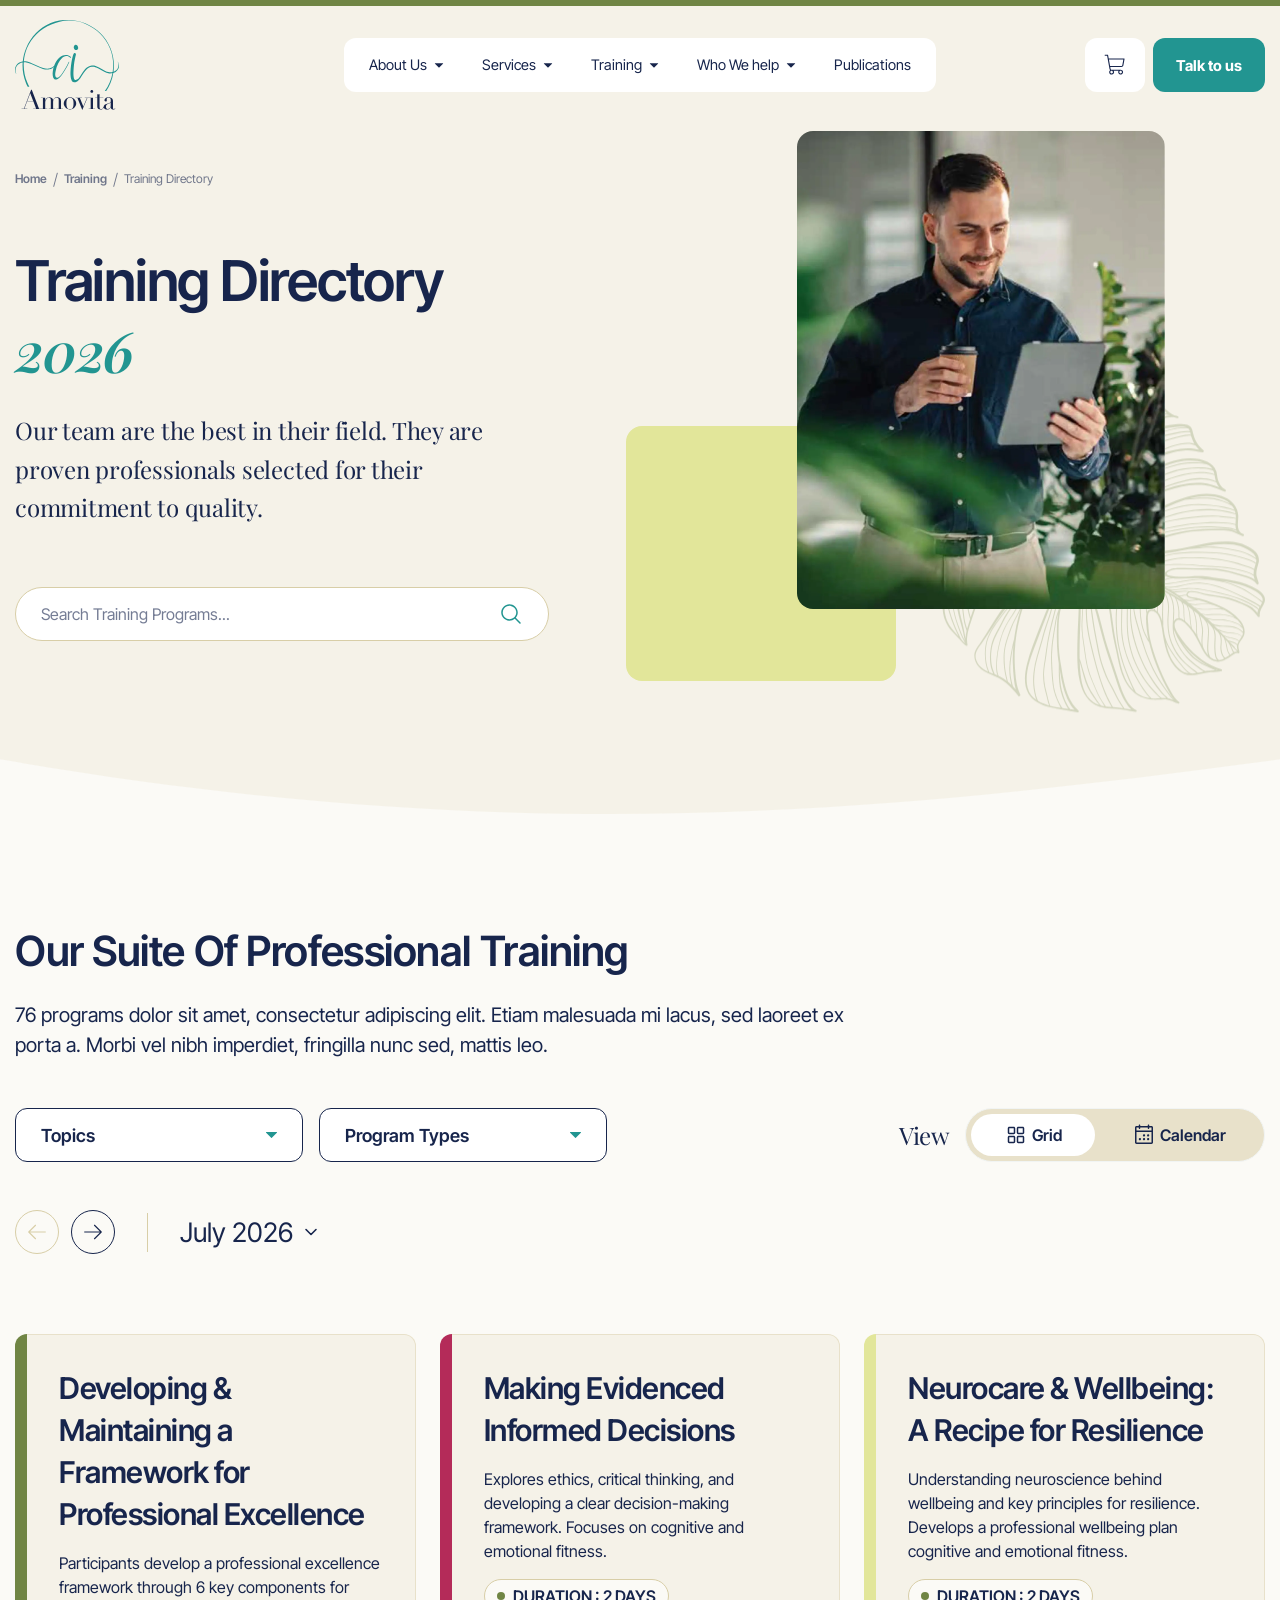
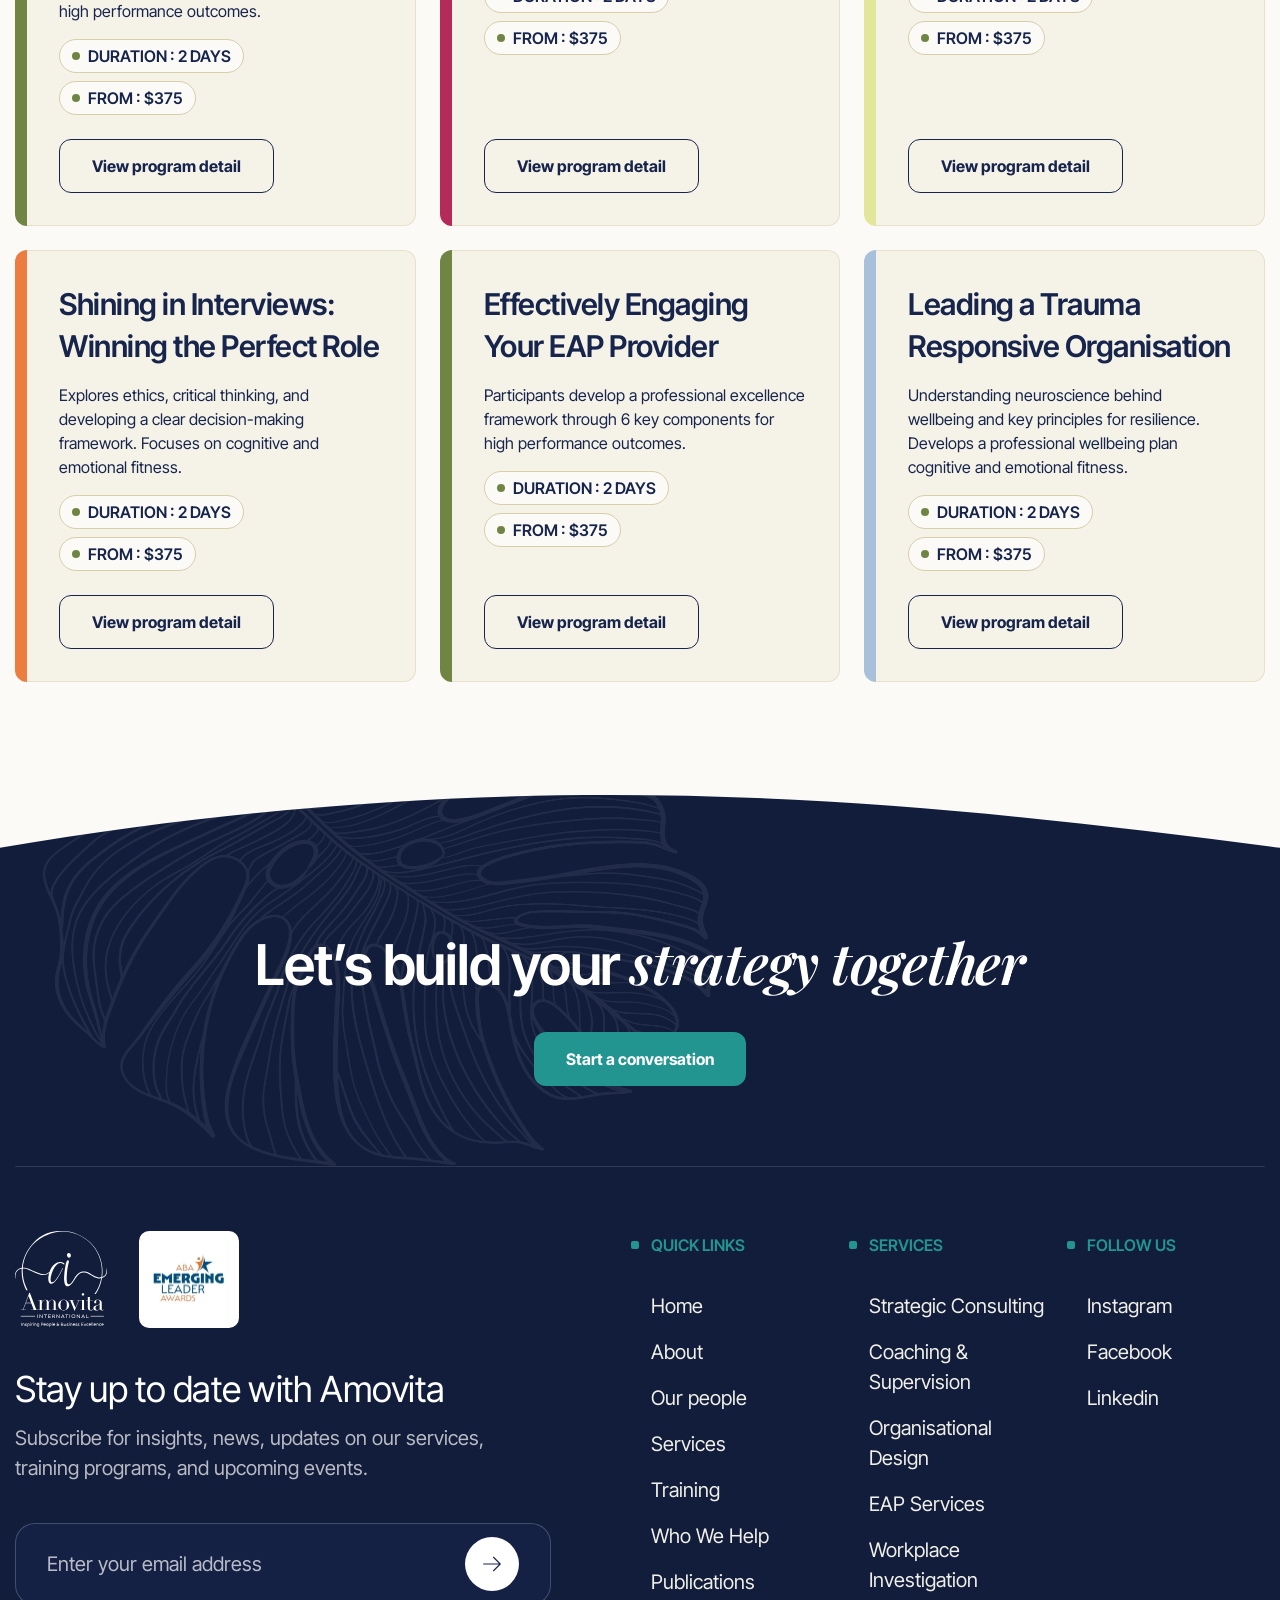
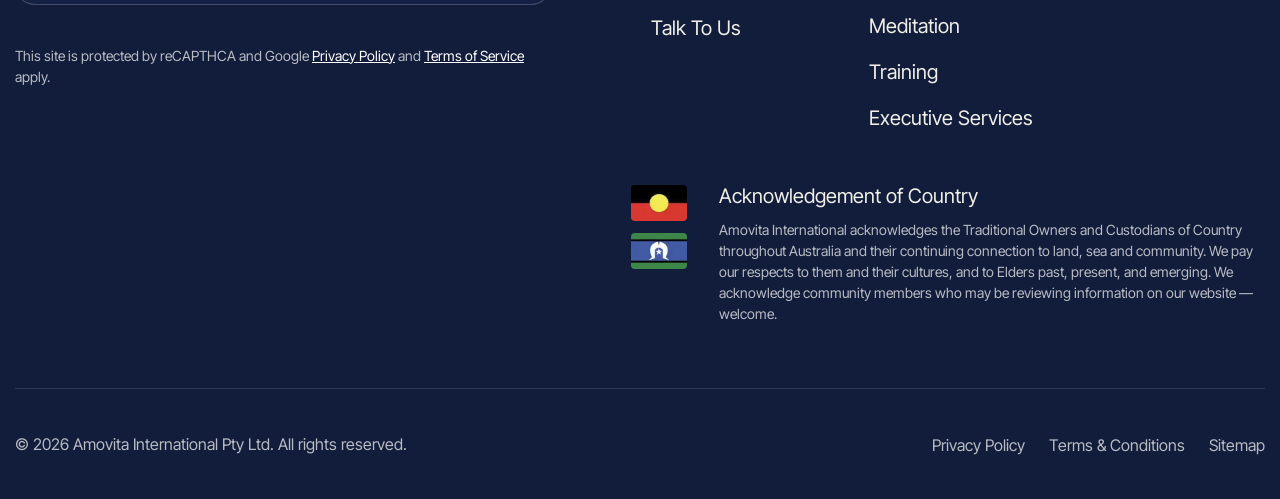
<file: training-calendar.html>
<!DOCTYPE html>
<html lang="en">

<head>
	<title>Training Calendar — Amovita</title>
	<meta charset="UTF-8">
	<meta name="format-detection" content="telephone=no">
	<!-- <meta http-equiv="Content-Security-Policy"
         content="default-src 'self' data: blob:; font-src 'self' data: blob: https:; style-src 'self' 'unsafe-inline' data:; script-src 'self' 'unsafe-inline' 'unsafe-eval' blob:; img-src 'self' data: blob: https:; connect-src 'self' ws: wss:"> -->

	<!-- The template's default `favicon.ico` never existed and nothing in the
        build produced one, so all 12 pages 404'd on it. This is the Amovita
        ring mark cropped out of img/common/logo-dark.svg (the "Amovita"
        wordmark below it is illegible at favicon size) and it ships through
        the normal image pipeline. -->
	<link rel="icon" type="image/svg+xml" href="img/common/favicon.svg">
	<meta name="viewport" content="width=device-width, initial-scale=1.0">

	<!-- Fonts: Playfair Display (400, 600, 600i) + Inter Tight (300, 400, 500, 600, 700, 400i) -->
	<!-- Playfair 400 (Regular) drives the interior-page lede paragraphs (about/services/
        contact/our-people/who-we-help/training/industry/service-details/publications/
        profile); without it those ledes fell back to the 600 face and rendered too heavy. -->
	<!-- Inter Tight 300 (Light) is used by ONE glyph: the breadcrumb "/" separator, whose
        hairline stroke in the design comes from a Light display face (Figma 417:14683).
        At 400 the slash reads as a heavy bar next to the 12px crumb labels. -->
	<link rel="preconnect" href="https://fonts.googleapis.com">
	<link rel="preconnect" href="https://fonts.gstatic.com" crossorigin>
	<link rel="stylesheet" href="https://fonts.googleapis.com/css2?family=Inter+Tight:ital,wght@0,300;0,400;0,500;0,600;0,700;1,400&family=Playfair+Display:ital,wght@0,400;0,600;1,600&display=swap&_v=20261004033121">

	<!-- Motion layer switch. Runs before the page paints, so elements that
        animate in start hidden instead of flashing into place first. With
        scripts off this line never runs and nothing is ever hidden — see
        the header of scss/project/motion.scss for the full contract. -->
	<script>
		document.documentElement.classList.add('anim');
	</script>

	<link rel="stylesheet" href="css/main.css?_v=20261004033121">
</head>

<body class="page-training-calendar">
	<div class="wrapper">
		<header class="header">
			<div class="header__container">
				<a href="index.html" class="header__logo" aria-label="Amovita — home">
					<img class="header__logo-img header__logo-img_dark" src="img/common/logo-dark.svg" alt="" width="134" height="116">
					<img class="header__logo-img header__logo-img_light" src="img/common/logo-white.svg" alt="" width="134" height="116">
				</a>

				<nav class="header__nav" aria-label="Primary">
					<div class="header__panel-top">
						<a href="index.html" class="header__panel-logo" aria-label="Amovita — home">
							<img src="img/common/logo-white.svg" alt="" width="134" height="116">
						</a>
						<button type="button" class="header__close" aria-label="Close menu">
							<svg aria-hidden="true">
								<use href="img/icons/icons.svg#svg-close"></use>
							</svg>
						</button>
					</div>
					<ul class="header__menu">
						<li class="header__item header__item_has-drop header__item_about">
							<button type="button" class="header__link header__toggle" aria-expanded="false" aria-haspopup="true">
								About Us
								<svg class="header__caret" aria-hidden="true">
									<use href="img/icons/icons.svg#svg-caret-down"></use>
								</svg>
							</button>
							<div class="header__drop">
								<ul class="header__submenu">
									<li><a href="about.html" class="header__sublink">About Us</a></li>
									<li><a href="our-people.html" class="header__sublink">Our People</a></li>
								</ul>
							</div>
						</li>
						<li class="header__item header__item_has-drop header__item_services">
							<button type="button" class="header__link header__toggle" aria-expanded="false" aria-haspopup="true">
								Services
								<svg class="header__caret" aria-hidden="true">
									<use href="img/icons/icons.svg#svg-caret-down"></use>
								</svg>
							</button>
							<div class="header__drop">
								<ul class="header__submenu">
									<li><a href="services.html#strategic-consulting" class="header__sublink">Strategic Consulting</a></li>
									<li><a href="services.html#coaching-supervision" class="header__sublink">Coaching &amp; Supervision</a></li>
									<li><a href="services.html#organisational-design" class="header__sublink">Organisational Design</a></li>
									<li><a href="services.html#eap-services" class="header__sublink">EAP Services</a></li>
									<li><a href="services.html#workplace-investigation" class="header__sublink">Workplace Investigation</a></li>
									<li><a href="services.html#mediation" class="header__sublink">Mediation</a></li>
									<li><a href="services.html#executive-services" class="header__sublink">Executive Services</a></li>
									<li class="header__subitem_all">
										<a href="services.html" class="header__sublink header__sublink_all">
											View all
											<svg aria-hidden="true">
												<use href="img/icons/icons.svg#svg-arrow-right"></use>
											</svg>
										</a>
									</li>
								</ul>
							</div>
						</li>
						<li class="header__item header__item_has-drop header__item_training">
							<button type="button" class="header__link header__toggle" aria-expanded="false" aria-haspopup="true">
								Training
								<svg class="header__caret" aria-hidden="true">
									<use href="img/icons/icons.svg#svg-caret-down"></use>
								</svg>
							</button>
							<div class="header__drop">
								<ul class="header__submenu">
									<li><a href="training-overview.html" class="header__sublink">Training Overview</a></li>
									<li><a href="training-calendar.html" class="header__sublink">Training Calendar</a></li>
									<li><a href="training-overview.html" class="header__sublink">Training Directory</a></li>
								</ul>
							</div>
						</li>
						<li class="header__item header__item_has-drop header__item_who">
							<button type="button" class="header__link header__toggle" aria-expanded="false" aria-haspopup="true">
								Who We help
								<svg class="header__caret" aria-hidden="true">
									<use href="img/icons/icons.svg#svg-caret-down"></use>
								</svg>
							</button>
							<div class="header__drop">
								<ul class="header__submenu">
									<li><a href="industry-detail.html" class="header__sublink">Construction &amp; Property</a></li>
									<li><a href="industry-detail.html" class="header__sublink">Manufacturing &amp; Industrial</a></li>
									<li><a href="industry-detail.html" class="header__sublink">Mining &amp; Resources</a></li>
									<li><a href="industry-detail.html" class="header__sublink">Transport &amp; Logistics</a></li>
									<li class="header__subitem_all">
										<a href="who-we-help.html" class="header__sublink header__sublink_all">
											View all
											<svg aria-hidden="true">
												<use href="img/icons/icons.svg#svg-arrow-right"></use>
											</svg>
										</a>
									</li>
								</ul>
							</div>
						</li>
						<li class="header__item header__item_publications">
							<a href="publications.html" class="header__link">Publications</a>
						</li>
					</ul>
					<div class="header__panel-foot">
						<a href="contact.html" class="btn btn_primary header__panel-cta">Talk to us</a>
					</div>
				</nav>

				<div class="header__actions">
					<button type="button" class="header__cart" aria-label="Cart">
						<svg class="header__cart-icon" aria-hidden="true">
							<use href="img/icons/icons.svg#svg-cart"></use>
						</svg>
						<span class="header__cart-count" data-cart-count aria-hidden="true" hidden>0</span>
					</button>
					<a href="contact.html" class="btn btn_primary header__cta">Talk to us</a>
					<button type="button" class="icon-menu header__burger" aria-label="Open menu"><span></span></button>
				</div>
			</div>
		</header>

		<main class="page">

			<!-- ======================================== TRAINING CALENDAR HERO -->
			<section class="training-hero">
				<div class="training-hero__inner container">
					<div class="training-hero__content" data-anim-stagger="90">
						<nav class="training-hero__crumb" aria-label="Breadcrumb" data-anim="fade-up">
							<a href="index.html" class="training-hero__crumb-link">Home</a>
							<span class="training-hero__crumb-sep" aria-hidden="true">/</span>
							<a href="training-overview.html" class="training-hero__crumb-link">Training</a>
							<span class="training-hero__crumb-sep" aria-hidden="true">/</span>
							<span class="training-hero__crumb-current">Training Directory</span>
						</nav>

						<div class="training-hero__group" data-anim="fade-up">
							<h1 class="training-hero__title">Training Directory <em>2026</em></h1>
							<p class="training-hero__lead">Our team are the best in their field. They are proven professionals selected for their commitment to quality.</p>
						</div>

						<form data-anim="fade-up" class="training-hero__search" role="search" action="#" method="get">
							<label class="training-hero__search-label" for="tc-search-input">Search training programs</label>
							<input class="training-hero__search-input" type="search" id="tc-search-input" name="q" placeholder="Search Training Programs...">
							<button type="submit" class="training-hero__search-submit" aria-label="Search">
								<svg aria-hidden="true">
									<use href="img/icons/icons.svg#svg-search"></use>
								</svg>
							</button>
						</form>
					</div>

					<div class="training-hero__media" data-anim="fade-up" data-anim-delay="220">
						<span class="training-hero__media-deco" aria-hidden="true"></span>
						<img class="training-hero__media-leaf" data-parallax="0.05" data-parallax-mouse="12" src="img/service-details/hero-leaf.svg" alt="" aria-hidden="true">
						<picture><source srcset="img/training/training-calendar-hero.webp" type="image/webp"><img class="training-hero__media-photo" src="img/training/training-calendar-hero.jpg" alt="Amovita training consultant reviewing a program on a tablet"></picture>
					</div>
				</div>

				<img class="training-hero__wave" src="img/common/wave-cream.svg" alt="" aria-hidden="true">
			</section>

			<!-- ========================================== TRAINING SUITE LIST -->
			<section class="training-list">
				<div class="training-list__inner container">

					<div class="training-list__intro">
						<div class="training-list__head" data-anim-stagger="90">
							<h2 class="training-list__title" data-anim="fade-up">Our Suite Of Professional Training</h2>
							<p class="training-list__text" data-anim="fade-up">76 programs dolor sit amet, consectetur adipiscing elit. Etiam malesuada mi lacus, sed laoreet ex porta a. Morbi vel nibh imperdiet, fringilla nunc sed, mattis leo.</p>
						</div>

						<div class="training-list__filters">
							<div class="training-list__selects">
								<button type="button" class="training-select" data-select data-filter="topic" data-select-options="All topics::all|Leadership::leadership|Wellbeing::wellbeing|Decision Making::decision-making|Career::career" aria-haspopup="listbox" aria-expanded="false">
									<span class="training-select__label" data-select-label>Topics</span>
									<svg class="training-select__caret" aria-hidden="true">
										<use href="img/icons/icons.svg#svg-caret-down-sm"></use>
									</svg>
								</button>
								<button type="button" class="training-select" data-select data-filter="type" data-select-options="All types::all|Workshop::workshop|Masterclass::masterclass|Short Course::short-course" aria-haspopup="listbox" aria-expanded="false">
									<span class="training-select__label" data-select-label>Program Types</span>
									<svg class="training-select__caret" aria-hidden="true">
										<use href="img/icons/icons.svg#svg-caret-down-sm"></use>
									</svg>
								</button>
							</div>

							<div class="training-view">
								<span class="training-view__label">View</span>
								<div class="training-view__toggle" role="group" aria-label="Programme view">
									<button type="button" class="training-view__btn training-view__btn_grid" aria-pressed="true">
										<svg aria-hidden="true">
											<use href="img/icons/icons.svg#svg-squares-four"></use>
										</svg>
										Grid
									</button>
									<button type="button" class="training-view__btn training-view__btn_calendar" aria-pressed="false">
										<svg aria-hidden="true">
											<use href="img/icons/icons.svg#svg-calendar-dots"></use>
										</svg>
										Calendar
									</button>
								</div>
							</div>
						</div>

						<!-- Month navigation (Figma 436:14366): prev / next arrows,
                       a hairline divider, then the current month as a button
                       that opens the month list. The 12 months below are the
                       static range; in WordPress they come from the programme
                       data. Cards carry no data-month yet, so stepping months
                       only moves the label — see js/files/training-calendar.js. -->
						<div class="training-months" data-anim="fade-up" data-month-nav>
							<div class="training-months__arrows">
								<button type="button" class="training-months__arrow training-months__arrow_prev" data-month-step="-1" aria-label="Previous month" disabled>
									<svg aria-hidden="true">
										<use href="img/icons/icons.svg#svg-arrow-right"></use>
									</svg>
								</button>
								<button type="button" class="training-months__arrow training-months__arrow_next" data-month-step="1" aria-label="Next month">
									<svg aria-hidden="true">
										<use href="img/icons/icons.svg#svg-arrow-right"></use>
									</svg>
								</button>
							</div>

							<span class="training-months__divider" aria-hidden="true"></span>

							<button type="button" class="training-months__current" data-select data-filter="month" aria-haspopup="listbox" aria-expanded="false" data-select-options="July 2026::2026-07|August 2026::2026-08|September 2026::2026-09|October 2026::2026-10|November 2026::2026-11|December 2026::2026-12|January 2027::2027-01|February 2027::2027-02|March 2027::2027-03|April 2027::2027-04|May 2027::2027-05|June 2027::2027-06">
								<span class="training-months__label" data-select-label>July 2026</span>
								<svg class="training-months__caret" aria-hidden="true">
									<use href="img/icons/icons.svg#svg-chevron-down"></use>
								</svg>
							</button>
						</div>
					</div>

					<div data-anim="fade-up" class="training-list__rows">

						<article class="training-card training-card_olive" data-topic="leadership" data-type="workshop">
							<span class="training-card__bar" aria-hidden="true"></span>
							<div class="training-card__body">
								<div class="training-card__date">
									<span class="training-card__day-name">Mon</span>
									<span class="training-card__day-num">6</span>
								</div>
								<div class="training-card__content">
									<div class="training-card__info">
										<h3 class="training-card__title">Developing &amp; Maintaining a Framework for Professional Excellence</h3>
										<p class="training-card__text">Participants develop a professional excellence framework through 6 key components for high performance outcomes.</p>
										<div class="training-card__meta">
											<span class="label"><span class="label__dot" aria-hidden="true"></span>Duration : 2 Days</span>
											<span class="label"><span class="label__dot" aria-hidden="true"></span>From : $375</span>
										</div>
									</div>
									<a href="#" class="btn btn_outline training-card__cta">View program detail</a>
								</div>
							</div>
						</article>

						<article class="training-card training-card_berry" data-topic="decision-making" data-type="workshop">
							<span class="training-card__bar" aria-hidden="true"></span>
							<div class="training-card__body">
								<div class="training-card__date">
									<span class="training-card__day-name">Wed</span>
									<span class="training-card__day-num">12</span>
								</div>
								<div class="training-card__content">
									<div class="training-card__info">
										<h3 class="training-card__title">Making Evidenced Informed Decisions</h3>
										<p class="training-card__text">Explores ethics, critical thinking, and developing a clear decision-making framework. Focuses on cognitive and emotional fitness.</p>
										<div class="training-card__meta">
											<span class="label"><span class="label__dot" aria-hidden="true"></span>Duration : 2 Days</span>
											<span class="label"><span class="label__dot" aria-hidden="true"></span>From : $375</span>
										</div>
									</div>
									<a href="#" class="btn btn_outline training-card__cta">View program detail</a>
								</div>
							</div>
						</article>

						<article class="training-card training-card_lime" data-topic="wellbeing" data-type="masterclass">
							<span class="training-card__bar" aria-hidden="true"></span>
							<div class="training-card__body">
								<div class="training-card__date">
									<span class="training-card__day-name">Thu</span>
									<span class="training-card__day-num">13</span>
								</div>
								<div class="training-card__content">
									<div class="training-card__info">
										<h3 class="training-card__title">Neurocare &amp; Wellbeing: A Recipe for Resilience</h3>
										<p class="training-card__text">Understanding neuroscience behind wellbeing and key principles for resilience. Develops a professional wellbeing plan cognitive and emotional fitness.</p>
										<div class="training-card__meta">
											<span class="label"><span class="label__dot" aria-hidden="true"></span>Duration : 2 Days</span>
											<span class="label"><span class="label__dot" aria-hidden="true"></span>From : $375</span>
										</div>
									</div>
									<a href="#" class="btn btn_outline training-card__cta">View program detail</a>
								</div>
							</div>
						</article>

						<article class="training-card training-card_orange" data-topic="career" data-type="short-course">
							<span class="training-card__bar" aria-hidden="true"></span>
							<div class="training-card__body">
								<div class="training-card__date">
									<span class="training-card__day-name">Sat</span>
									<span class="training-card__day-num">15</span>
								</div>
								<div class="training-card__content">
									<div class="training-card__info">
										<h3 class="training-card__title">Shining in Interviews: Winning the Perfect Role</h3>
										<p class="training-card__text">Explores ethics, critical thinking, and developing a clear decision-making framework. Focuses on cognitive and emotional fitness.</p>
										<div class="training-card__meta">
											<span class="label"><span class="label__dot" aria-hidden="true"></span>Duration : 2 Days</span>
											<span class="label"><span class="label__dot" aria-hidden="true"></span>From : $375</span>
										</div>
									</div>
									<a href="#" class="btn btn_outline training-card__cta">View program detail</a>
								</div>
							</div>
						</article>

						<article class="training-card training-card_olive" data-topic="wellbeing" data-type="workshop">
							<span class="training-card__bar" aria-hidden="true"></span>
							<div class="training-card__body">
								<div class="training-card__date">
									<span class="training-card__day-name">Mon</span>
									<span class="training-card__day-num">22</span>
								</div>
								<div class="training-card__content">
									<div class="training-card__info">
										<h3 class="training-card__title">Effectively Engaging Your EAP Provider</h3>
										<p class="training-card__text">Participants develop a professional excellence framework through 6 key components for high performance outcomes.</p>
										<div class="training-card__meta">
											<span class="label"><span class="label__dot" aria-hidden="true"></span>Duration : 2 Days</span>
											<span class="label"><span class="label__dot" aria-hidden="true"></span>From : $375</span>
										</div>
									</div>
									<a href="#" class="btn btn_outline training-card__cta">View program detail</a>
								</div>
							</div>
						</article>

						<article class="training-card training-card_blue" data-topic="leadership" data-type="masterclass">
							<span class="training-card__bar" aria-hidden="true"></span>
							<div class="training-card__body">
								<div class="training-card__date">
									<span class="training-card__day-name">Mon</span>
									<span class="training-card__day-num">28</span>
								</div>
								<div class="training-card__content">
									<div class="training-card__info">
										<h3 class="training-card__title">Leading a Trauma Responsive Organisation</h3>
										<p class="training-card__text">Understanding neuroscience behind wellbeing and key principles for resilience. Develops a professional wellbeing plan cognitive and emotional fitness.</p>
										<div class="training-card__meta">
											<span class="label"><span class="label__dot" aria-hidden="true"></span>Duration : 2 Days</span>
											<span class="label"><span class="label__dot" aria-hidden="true"></span>From : $375</span>
										</div>
									</div>
									<a href="#" class="btn btn_outline training-card__cta">View program detail</a>
								</div>
							</div>
						</article>

					</div>
				</div>
			</section>

		</main>
		<!-- ===================================================================
     PROGRAM DETAIL — dialog opened by "View program detail" on a
     training card (Figma node 344:7126, 1317x916: an 837px content
     column, a 480px sidebar and an 84px footer bar).

     There is ONE dialog on the page and it is filled from whichever card
     was clicked — title, duration, price and the course summary are read
     straight out of that card's own markup, so every programme shows its
     real data and nothing is duplicated. See js/files/program-modal.js.

     CONTENT FLAG — the design supplies only one worked example, so the
     module list, the "Suitable For" tags, the two delivery options with
     their prices, the in-house note and the cancellation policy are the
     same for every programme. The client owes us per-programme values.
=================================================================== -->
		<div class="program-modal" data-program-modal hidden>
			<div class="program-modal__scrim" data-modal-close></div>

			<!-- tabindex="-1" so opening can park focus on the dialog itself:
        focusing the first CONTROL instead made the browser draw its focus
        ring on "Close" every time the dialog was opened with a mouse. -->
			<div class="program-modal__dialog" role="dialog" aria-modal="true" aria-labelledby="program-modal-title" tabindex="-1">
				<div class="program-modal__body">

					<!-- LEFT: the programme itself -->
					<div class="program-modal__main">
						<span class="label program-modal__kind"><span class="label__dot" aria-hidden="true"></span>Professional Training</span>

						<h2 class="program-modal__title" id="program-modal-title" data-modal-title></h2>

						<div class="program-modal__chips" data-modal-chips></div>

						<section class="program-modal__section">
							<h3 class="program-modal__heading">About This Course</h3>
							<p class="program-modal__text" data-modal-about></p>
						</section>

						<section class="program-modal__section">
							<h3 class="program-modal__heading">Training Modules</h3>
							<ol class="program-modal__modules">
								<li class="program-modal__module">Understanding Conflictual Situations</li>
								<li class="program-modal__module">Navigating Conflictual Situations</li>
								<li class="program-modal__module">Leading Constructive Conversations</li>
								<li class="program-modal__module">Understanding Self for Higher Impact</li>
								<li class="program-modal__module">Mastering Decision Making</li>
								<li class="program-modal__module">Influencing Others to Help</li>
							</ol>
						</section>
					</div>

					<!-- RIGHT: booking sidebar -->
					<aside class="program-modal__side">
						<button type="button" class="program-modal__close" data-modal-close>
							Close
							<svg aria-hidden="true">
								<use href="img/icons/icons.svg#svg-close"></use>
							</svg>
						</button>

						<section class="program-modal__side-block">
							<h3 class="program-modal__side-title">Suitable For</h3>
							<ul class="program-modal__tags">
								<li class="program-modal__tag">Leaders</li>
								<li class="program-modal__tag">Managers</li>
								<li class="program-modal__tag">CEOs</li>
								<li class="program-modal__tag">Executives</li>
								<li class="program-modal__tag">HR Professionals</li>
							</ul>
						</section>

						<section class="program-modal__side-block">
							<h3 class="program-modal__side-title">Delivery &amp; Investment</h3>

							<label class="program-modal__option">
								<input type="radio" name="program-delivery" value="face-to-face" class="program-modal__radio" checked>
								<span class="program-modal__option-body">
									<span class="program-modal__option-name">Face to Face</span>
									<span class="program-modal__option-note">3 Day Program</span>
								</span>
								<span class="program-modal__option-price">$1,250</span>
							</label>

							<label class="program-modal__option">
								<input type="radio" name="program-delivery" value="online" class="program-modal__radio">
								<span class="program-modal__option-body">
									<span class="program-modal__option-name">Online</span>
									<span class="program-modal__option-note">3 Day Program</span>
								</span>
								<span class="program-modal__option-price">$1,250</span>
							</label>

							<p class="program-modal__fine">All public training includes: course fees, manual, materials, handouts &amp; catering. Certificate of attendance issued on completion.</p>
						</section>

						<div class="program-modal__actions">
							<a href="contact.html" class="btn btn_primary program-modal__cta">Enquire Now</a>
							<a href="training-calendar.html" class="btn btn_outline program-modal__cta">Check Training Calendar</a>
						</div>

						<section class="program-modal__side-block program-modal__side-block_bordered">
							<h3 class="program-modal__side-title program-modal__side-title_sm">In-House Training Available</h3>
							<p class="program-modal__fine">We can deliver this course at your workplace for your team. Contact us for a customised in-house quote.</p>
						</section>

						<section class="program-modal__side-block program-modal__side-block_bordered">
							<h3 class="program-modal__side-title program-modal__side-title_sm">Cancellation Policy</h3>
							<p class="program-modal__fine">31+ days prior: no fee . 16&ndash;30 days: 40&ndash;75% fee . Under 15 days: 85&ndash;100% fee.
								<a href="#" class="program-modal__policy-link">Full policy
									<svg aria-hidden="true">
										<use href="img/icons/icons.svg#svg-arrow-right"></use>
									</svg>
								</a>
							</p>
						</section>
					</aside>
				</div>

				<!-- Step between programmes without closing the dialog -->
				<footer class="program-modal__nav">
					<button type="button" class="program-modal__nav-btn" data-modal-prev>
						<svg aria-hidden="true">
							<use href="img/icons/icons.svg#svg-arrow-circle-left"></use>
						</svg>
						Previous
					</button>
					<button type="button" class="program-modal__nav-btn program-modal__nav-btn_next" data-modal-next>
						Next
						<svg aria-hidden="true">
							<use href="img/icons/icons.svg#svg-arrow-circle-right"></use>
						</svg>
					</button>
				</footer>
			</div>
		</div>

		<footer class="footer">
			<img class="footer__wave" src="img/common/wave-cream.svg" alt="" aria-hidden="true">

			<div class="footer__container">
				<div class="footer__cta">
					<h2 class="footer__cta-title">Let&rsquo;s build your <em>strategy together</em></h2>
					<a href="#" class="btn btn_primary">Start a conversation</a>
				</div>

				<span class="footer__divider" aria-hidden="true"></span>

				<div class="footer__columns">
					<div class="footer__left">
						<div class="footer__brand">
							<a href="index.html" class="footer__logo" aria-label="Amovita International — home">
								<img src="img/common/logo-white-footer.svg" alt="Amovita International" width="92" height="96">
							</a>
							<div class="footer__badge">
								<picture><source srcset="img/common/awards-badge.webp" type="image/webp"><img src="img/common/awards-badge.png" alt="ABA Emerging Leader Awards" width="78" height="53"></picture>
							</div>
						</div>

						<div class="footer__news">
							<h3 class="footer__news-title">Stay up to date with Amovita</h3>
							<p class="footer__news-text">Subscribe for insights, news, updates on our services, training programs, and upcoming events.</p>
						</div>

						<form class="footer__form form-email" action="#" method="post">
							<input type="email" class="form-email__input" name="email" placeholder="Enter your email address" aria-label="Email address">
							<button type="submit" class="form-email__submit btn btn_round" aria-label="Subscribe">
								<svg aria-hidden="true">
									<use href="img/icons/icons.svg#svg-arrow-right"></use>
								</svg>
							</button>
						</form>

						<p class="footer__recaptcha">This site is protected by reCAPTHCA and Google <a href="#" class="footer__recaptcha-link">Privacy Policy</a> and <a href="#" class="footer__recaptcha-link">Terms of Service</a> apply.</p>
					</div>

					<div class="footer__right">
						<div class="footer__nav">
							<div class="footer__nav-col">
								<p class="footer__nav-head"><span class="footer__nav-bullet" aria-hidden="true"></span>Quick Links<span class="footer__nav-toggle" aria-hidden="true"></span></p>
								<ul class="footer__nav-list">
									<li><a href="index.html" class="footer__nav-link">Home</a></li>
									<li><a href="about.html" class="footer__nav-link">About</a></li>
									<li><a href="our-people.html" class="footer__nav-link">Our people</a></li>
									<li><a href="services.html" class="footer__nav-link">Services</a></li>
									<li><a href="training-overview.html" class="footer__nav-link">Training</a></li>
									<li><a href="who-we-help.html" class="footer__nav-link">Who We Help</a></li>
									<li><a href="publications.html" class="footer__nav-link">Publications</a></li>
									<li><a href="contact.html" class="footer__nav-link">Talk To Us</a></li>
								</ul>
							</div>

							<div class="footer__nav-col">
								<p class="footer__nav-head"><span class="footer__nav-bullet" aria-hidden="true"></span>Services<span class="footer__nav-toggle" aria-hidden="true"></span></p>
								<ul class="footer__nav-list">
									<li><a href="service-details.html" class="footer__nav-link">Strategic Consulting</a></li>
									<li><a href="service-details.html" class="footer__nav-link">Coaching &amp; Supervision</a></li>
									<li><a href="service-details.html" class="footer__nav-link">Organisational Design</a></li>
									<li><a href="service-details.html" class="footer__nav-link">EAP Services</a></li>
									<li><a href="service-details.html" class="footer__nav-link">Workplace Investigation</a></li>
									<li><a href="service-details.html" class="footer__nav-link">Meditation</a></li>
									<li><a href="service-details.html" class="footer__nav-link">Training</a></li>
									<li><a href="service-details.html" class="footer__nav-link">Executive Services</a></li>
								</ul>
							</div>

							<div class="footer__nav-col">
								<p class="footer__nav-head"><span class="footer__nav-bullet" aria-hidden="true"></span>Follow Us<span class="footer__nav-toggle" aria-hidden="true"></span></p>
								<ul class="footer__nav-list">
									<li><a href="#" class="footer__nav-link">Instagram</a></li>
									<li><a href="#" class="footer__nav-link">Facebook</a></li>
									<li><a href="#" class="footer__nav-link">Linkedin</a></li>
								</ul>
							</div>
						</div>

						<div class="footer__ack">
							<div class="footer__flags">
								<picture><source srcset="img/common/flag-aboriginal.webp" type="image/webp"><img class="footer__flag" src="img/common/flag-aboriginal.png" alt="Aboriginal flag" width="56" height="36"></picture>
								<picture><source srcset="img/common/flag-tsi.webp" type="image/webp"><img class="footer__flag" src="img/common/flag-tsi.png" alt="Torres Strait Islander flag" width="56" height="36"></picture>
							</div>
							<div class="footer__ack-text">
								<h4 class="footer__ack-title">Acknowledgement of Country</h4>
								<p class="footer__ack-body">Amovita International acknowledges the Traditional Owners and Custodians of Country throughout Australia and their continuing connection to land, sea and community. We pay our respects to them and their cultures, and to Elders past, present, and emerging. We acknowledge community members who may be reviewing information on our website &mdash; welcome.</p>
							</div>
						</div>
					</div>
				</div>

				<span class="footer__divider" aria-hidden="true"></span>

				<div class="footer__bottom">
					<p class="footer__copy">&copy; 2026 Amovita International Pty Ltd. All rights reserved.</p>
					<ul class="footer__legal">
						<li><a href="#" class="footer__legal-link">Privacy Policy</a></li>
						<li><a href="#" class="footer__legal-link">Terms &amp; Conditions</a></li>
						<li><a href="#" class="footer__legal-link">Sitemap</a></li>
					</ul>
				</div>
			</div>
		</footer>

	</div>
	<script src="js/main.js?_v=20261004033121"></script>
</body>

</html>
</file>
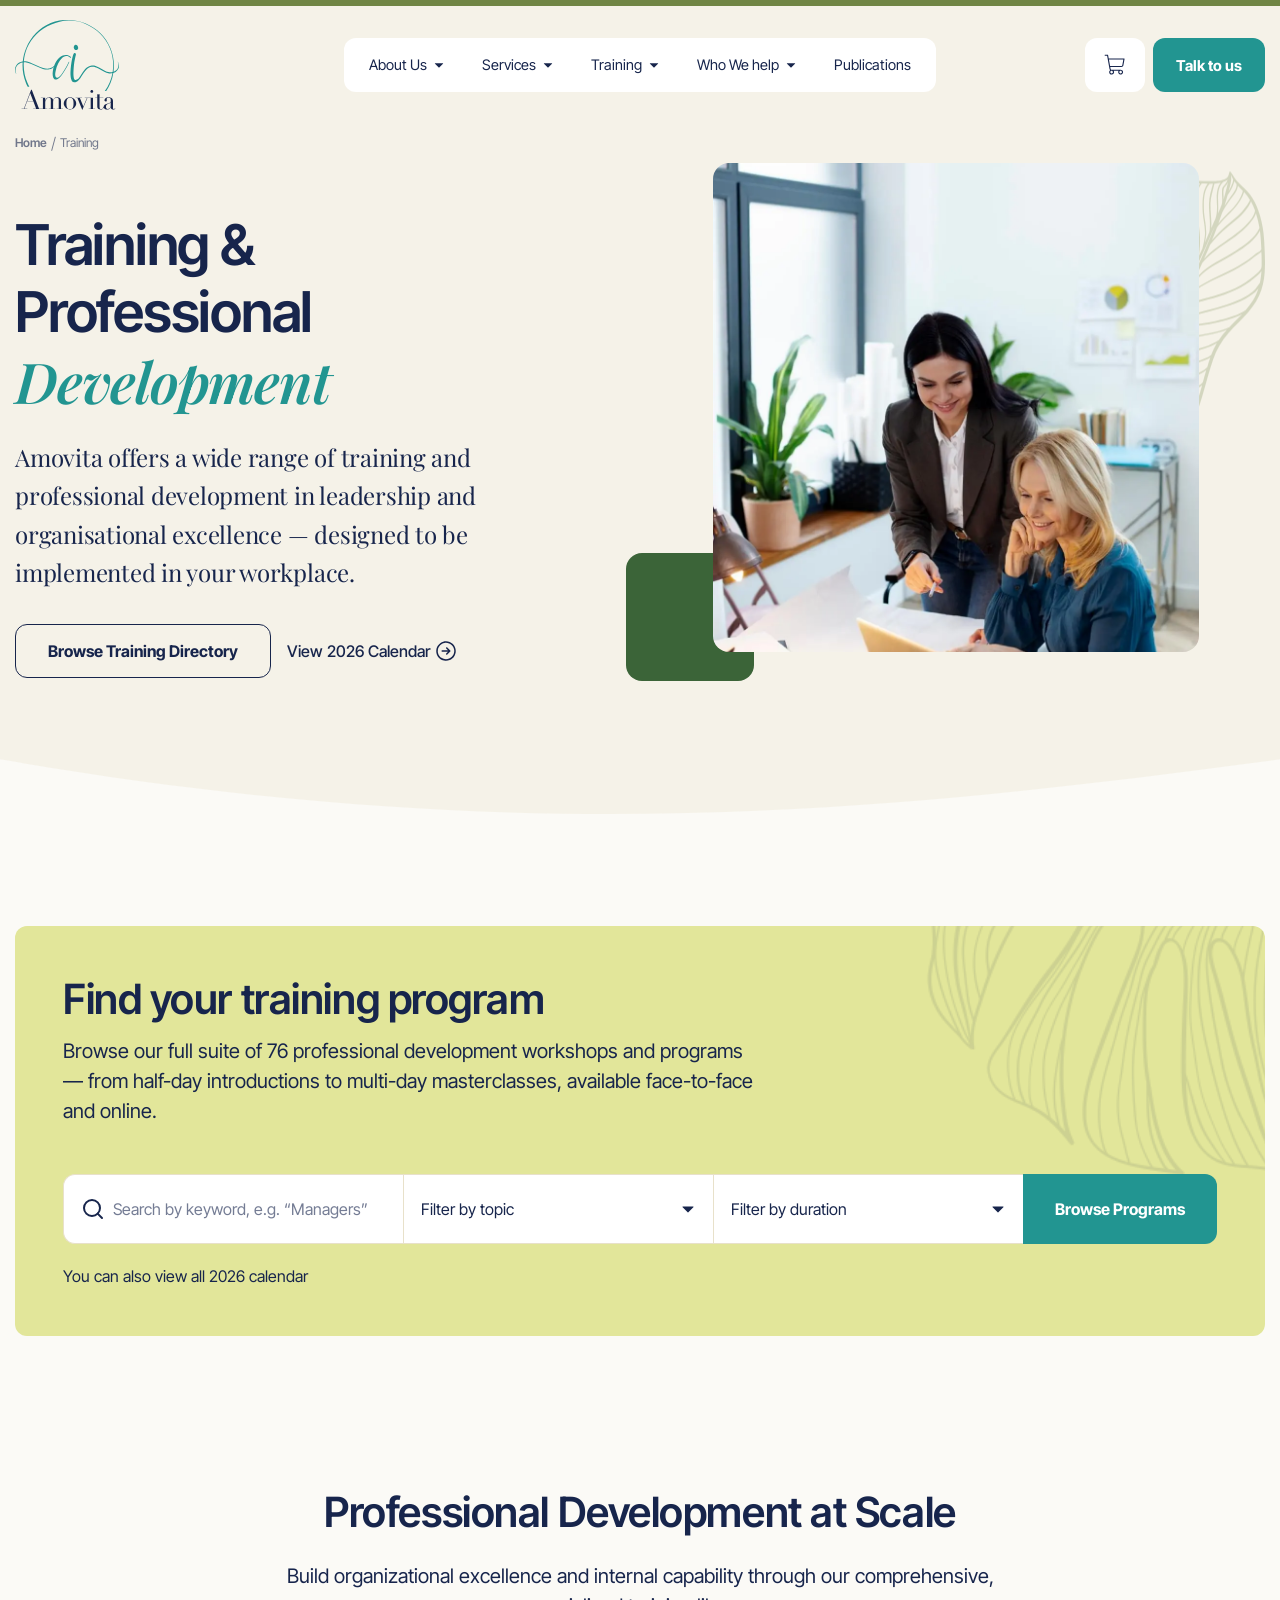
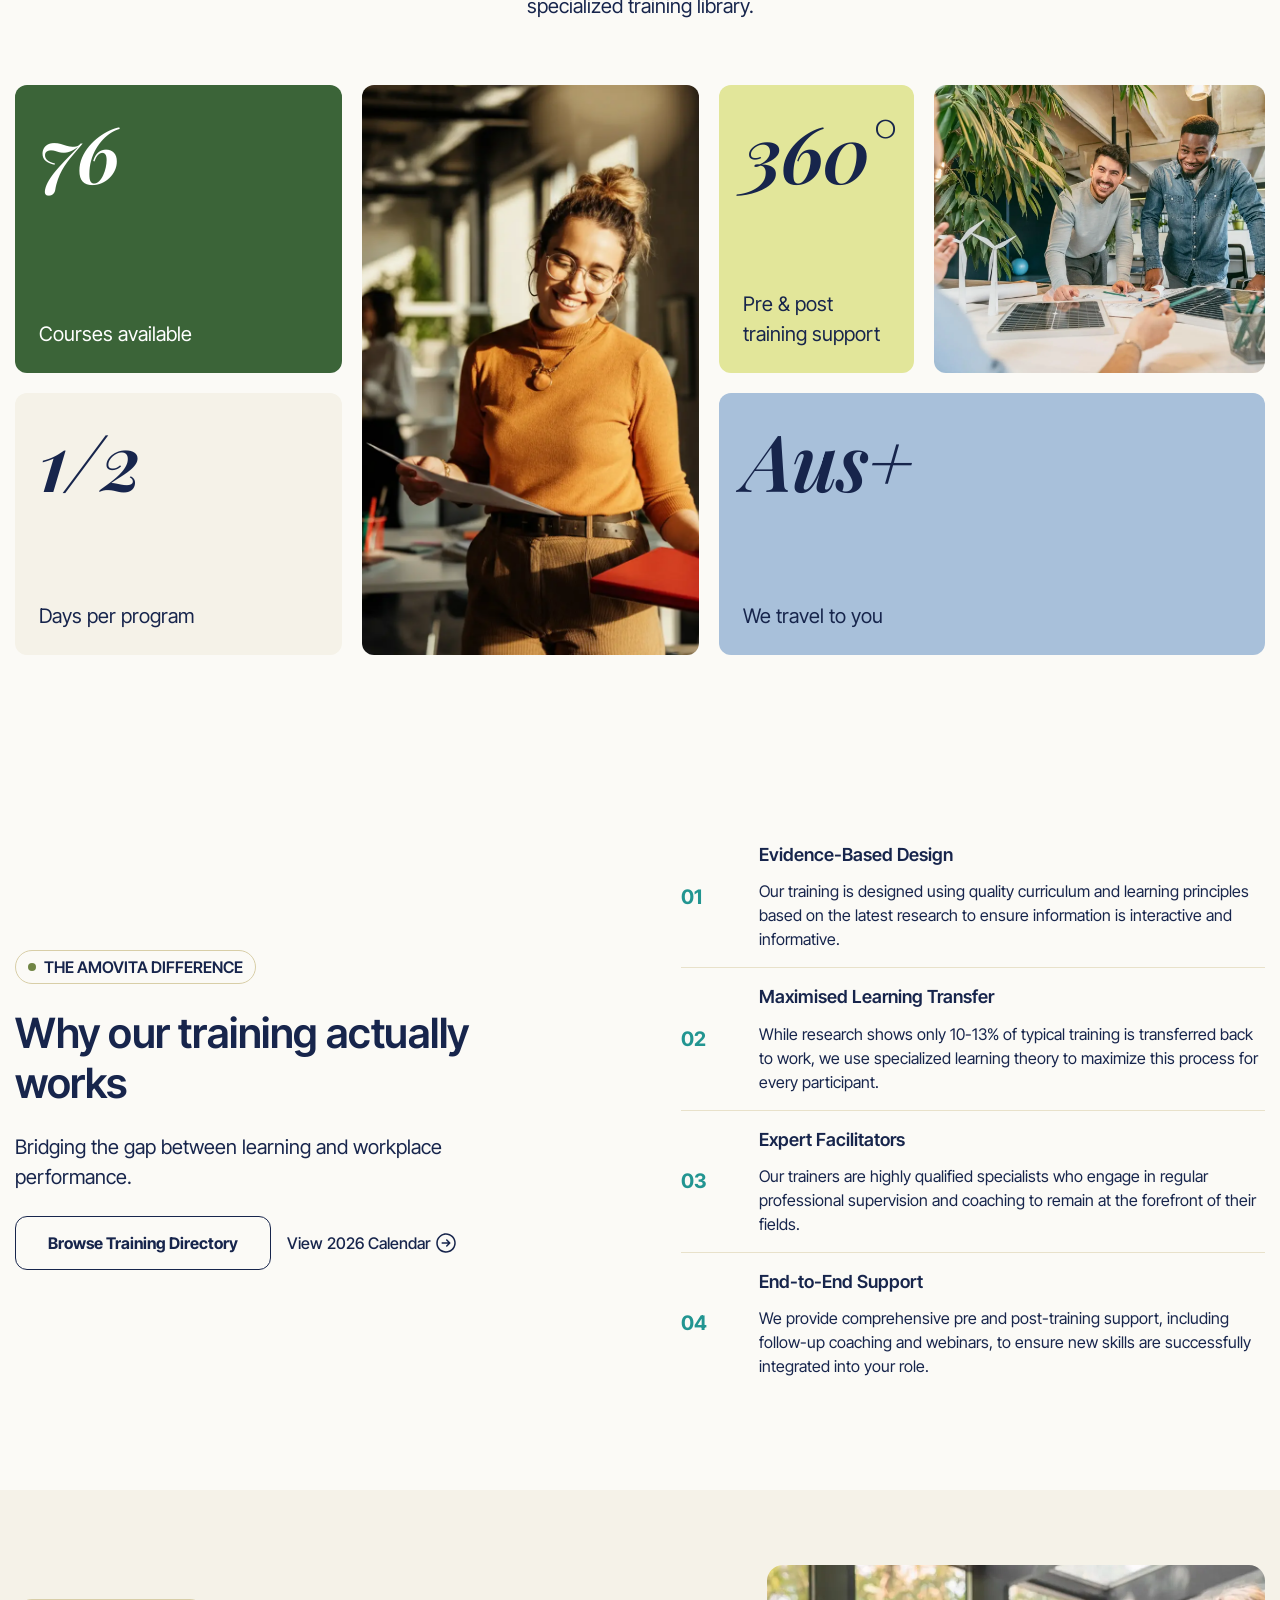
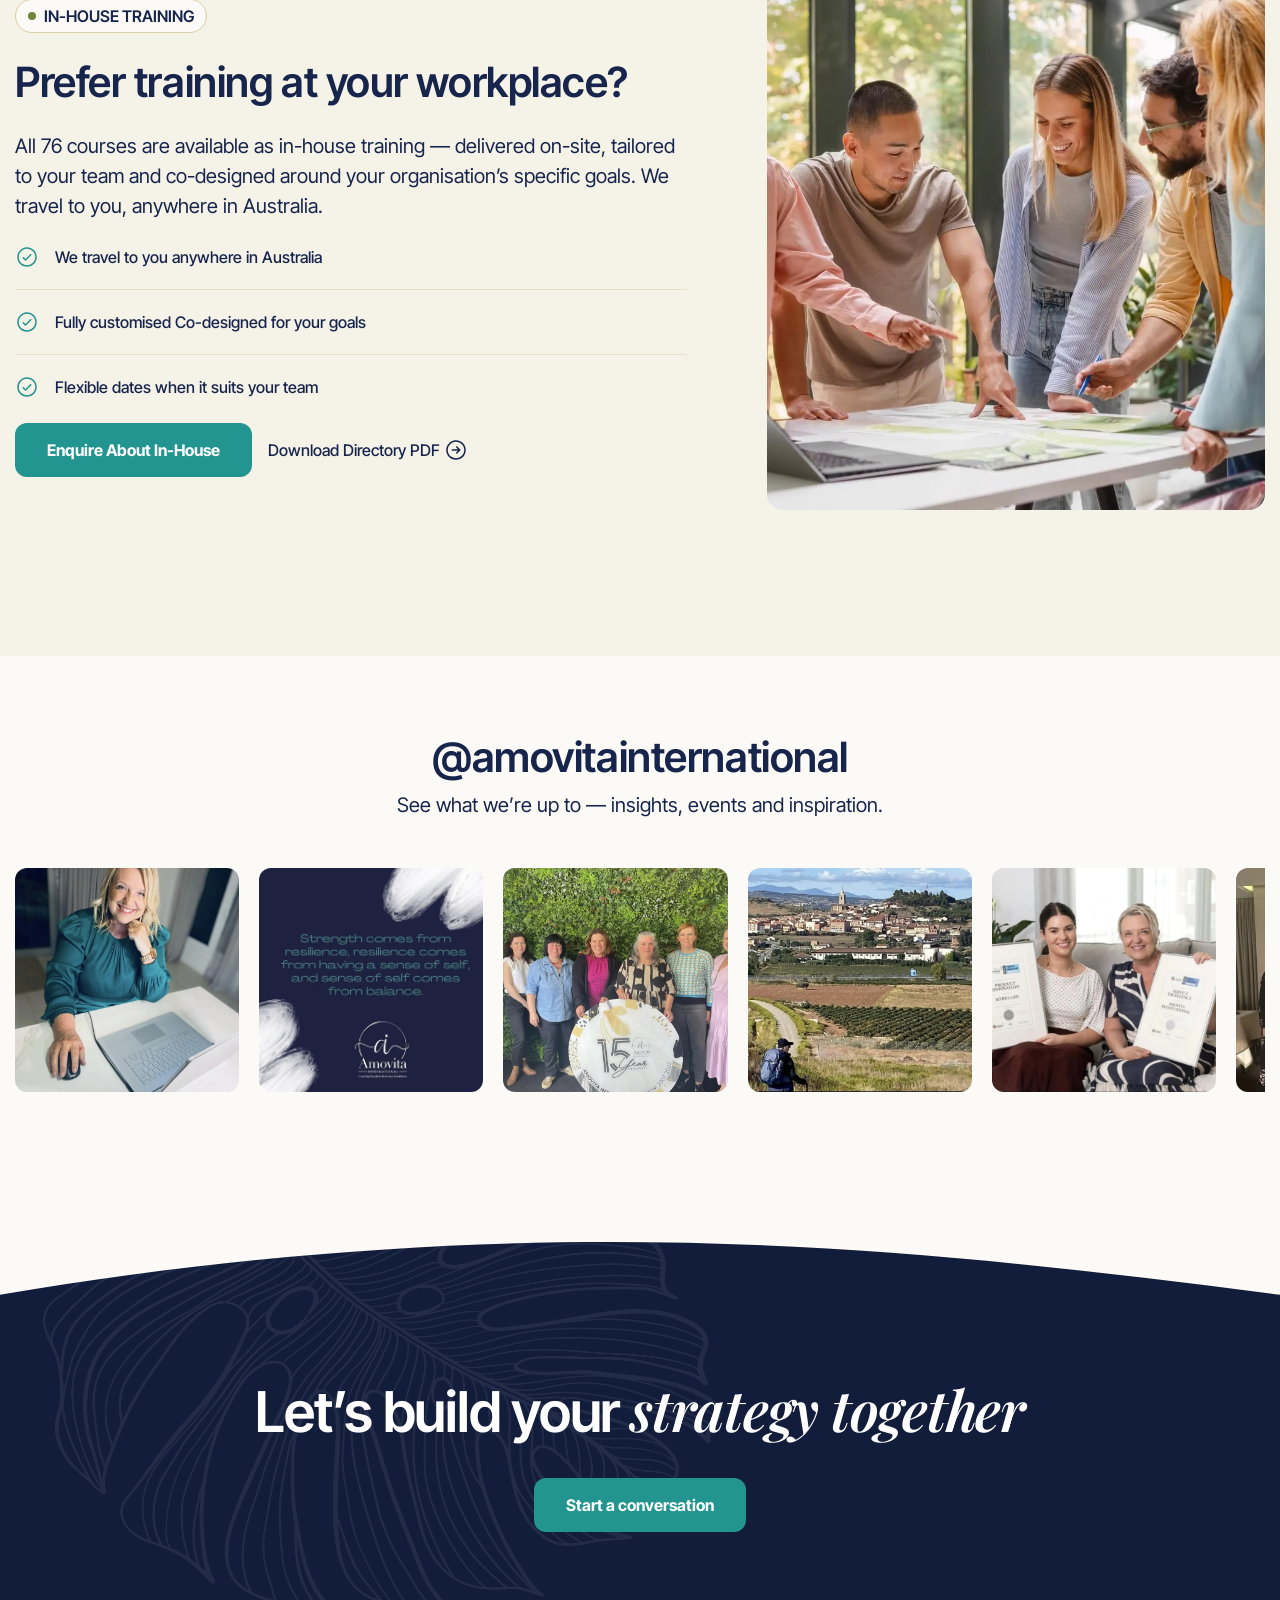
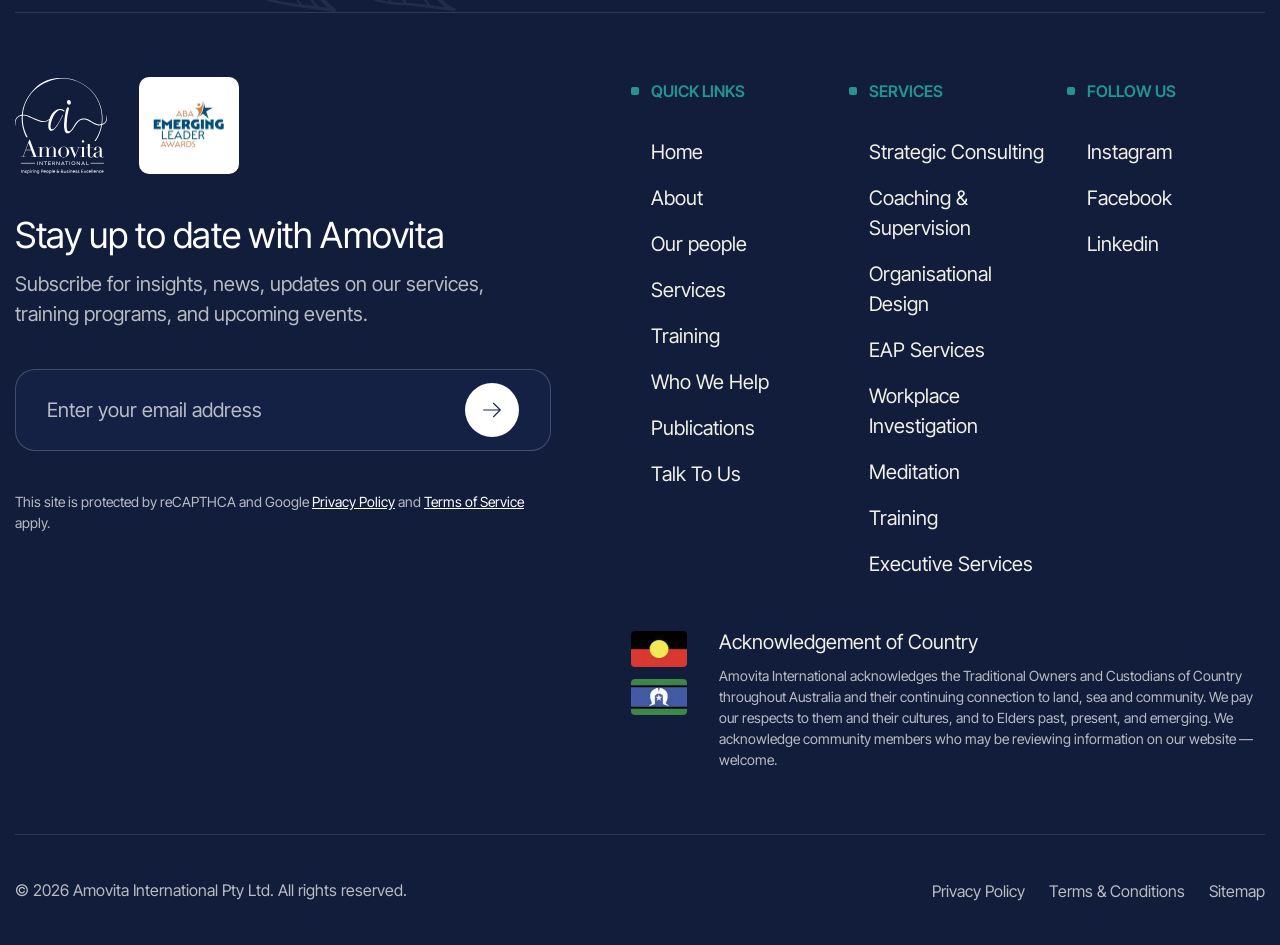
<file: training-overview.html>
<!DOCTYPE html>
<html lang="en">

<head>
	<title>Training Overview — Amovita</title>
	<meta charset="UTF-8">
	<meta name="format-detection" content="telephone=no">
	<!-- <meta http-equiv="Content-Security-Policy"
         content="default-src 'self' data: blob:; font-src 'self' data: blob: https:; style-src 'self' 'unsafe-inline' data:; script-src 'self' 'unsafe-inline' 'unsafe-eval' blob:; img-src 'self' data: blob: https:; connect-src 'self' ws: wss:"> -->

	<!-- The template's default `favicon.ico` never existed and nothing in the
        build produced one, so all 12 pages 404'd on it. This is the Amovita
        ring mark cropped out of img/common/logo-dark.svg (the "Amovita"
        wordmark below it is illegible at favicon size) and it ships through
        the normal image pipeline. -->
	<link rel="icon" type="image/svg+xml" href="img/common/favicon.svg">
	<meta name="viewport" content="width=device-width, initial-scale=1.0">

	<!-- Fonts: Playfair Display (400, 600, 600i) + Inter Tight (300, 400, 500, 600, 700, 400i) -->
	<!-- Playfair 400 (Regular) drives the interior-page lede paragraphs (about/services/
        contact/our-people/who-we-help/training/industry/service-details/publications/
        profile); without it those ledes fell back to the 600 face and rendered too heavy. -->
	<!-- Inter Tight 300 (Light) is used by ONE glyph: the breadcrumb "/" separator, whose
        hairline stroke in the design comes from a Light display face (Figma 417:14683).
        At 400 the slash reads as a heavy bar next to the 12px crumb labels. -->
	<link rel="preconnect" href="https://fonts.googleapis.com">
	<link rel="preconnect" href="https://fonts.gstatic.com" crossorigin>
	<link rel="stylesheet" href="https://fonts.googleapis.com/css2?family=Inter+Tight:ital,wght@0,300;0,400;0,500;0,600;0,700;1,400&family=Playfair+Display:ital,wght@0,400;0,600;1,600&display=swap&_v=20261004033121">

	<!-- Motion layer switch. Runs before the page paints, so elements that
        animate in start hidden instead of flashing into place first. With
        scripts off this line never runs and nothing is ever hidden — see
        the header of scss/project/motion.scss for the full contract. -->
	<script>
		document.documentElement.classList.add('anim');
	</script>

	<link rel="stylesheet" href="css/main.css?_v=20261004033121">
</head>

<body class="page-training-overview">
	<div class="wrapper">
		<header class="header">
			<div class="header__container">
				<a href="index.html" class="header__logo" aria-label="Amovita — home">
					<img class="header__logo-img header__logo-img_dark" src="img/common/logo-dark.svg" alt="" width="134" height="116">
					<img class="header__logo-img header__logo-img_light" src="img/common/logo-white.svg" alt="" width="134" height="116">
				</a>

				<nav class="header__nav" aria-label="Primary">
					<div class="header__panel-top">
						<a href="index.html" class="header__panel-logo" aria-label="Amovita — home">
							<img src="img/common/logo-white.svg" alt="" width="134" height="116">
						</a>
						<button type="button" class="header__close" aria-label="Close menu">
							<svg aria-hidden="true">
								<use href="img/icons/icons.svg#svg-close"></use>
							</svg>
						</button>
					</div>
					<ul class="header__menu">
						<li class="header__item header__item_has-drop header__item_about">
							<button type="button" class="header__link header__toggle" aria-expanded="false" aria-haspopup="true">
								About Us
								<svg class="header__caret" aria-hidden="true">
									<use href="img/icons/icons.svg#svg-caret-down"></use>
								</svg>
							</button>
							<div class="header__drop">
								<ul class="header__submenu">
									<li><a href="about.html" class="header__sublink">About Us</a></li>
									<li><a href="our-people.html" class="header__sublink">Our People</a></li>
								</ul>
							</div>
						</li>
						<li class="header__item header__item_has-drop header__item_services">
							<button type="button" class="header__link header__toggle" aria-expanded="false" aria-haspopup="true">
								Services
								<svg class="header__caret" aria-hidden="true">
									<use href="img/icons/icons.svg#svg-caret-down"></use>
								</svg>
							</button>
							<div class="header__drop">
								<ul class="header__submenu">
									<li><a href="services.html#strategic-consulting" class="header__sublink">Strategic Consulting</a></li>
									<li><a href="services.html#coaching-supervision" class="header__sublink">Coaching &amp; Supervision</a></li>
									<li><a href="services.html#organisational-design" class="header__sublink">Organisational Design</a></li>
									<li><a href="services.html#eap-services" class="header__sublink">EAP Services</a></li>
									<li><a href="services.html#workplace-investigation" class="header__sublink">Workplace Investigation</a></li>
									<li><a href="services.html#mediation" class="header__sublink">Mediation</a></li>
									<li><a href="services.html#executive-services" class="header__sublink">Executive Services</a></li>
									<li class="header__subitem_all">
										<a href="services.html" class="header__sublink header__sublink_all">
											View all
											<svg aria-hidden="true">
												<use href="img/icons/icons.svg#svg-arrow-right"></use>
											</svg>
										</a>
									</li>
								</ul>
							</div>
						</li>
						<li class="header__item header__item_has-drop header__item_training">
							<button type="button" class="header__link header__toggle" aria-expanded="false" aria-haspopup="true">
								Training
								<svg class="header__caret" aria-hidden="true">
									<use href="img/icons/icons.svg#svg-caret-down"></use>
								</svg>
							</button>
							<div class="header__drop">
								<ul class="header__submenu">
									<li><a href="training-overview.html" class="header__sublink">Training Overview</a></li>
									<li><a href="training-calendar.html" class="header__sublink">Training Calendar</a></li>
									<li><a href="training-overview.html" class="header__sublink">Training Directory</a></li>
								</ul>
							</div>
						</li>
						<li class="header__item header__item_has-drop header__item_who">
							<button type="button" class="header__link header__toggle" aria-expanded="false" aria-haspopup="true">
								Who We help
								<svg class="header__caret" aria-hidden="true">
									<use href="img/icons/icons.svg#svg-caret-down"></use>
								</svg>
							</button>
							<div class="header__drop">
								<ul class="header__submenu">
									<li><a href="industry-detail.html" class="header__sublink">Construction &amp; Property</a></li>
									<li><a href="industry-detail.html" class="header__sublink">Manufacturing &amp; Industrial</a></li>
									<li><a href="industry-detail.html" class="header__sublink">Mining &amp; Resources</a></li>
									<li><a href="industry-detail.html" class="header__sublink">Transport &amp; Logistics</a></li>
									<li class="header__subitem_all">
										<a href="who-we-help.html" class="header__sublink header__sublink_all">
											View all
											<svg aria-hidden="true">
												<use href="img/icons/icons.svg#svg-arrow-right"></use>
											</svg>
										</a>
									</li>
								</ul>
							</div>
						</li>
						<li class="header__item header__item_publications">
							<a href="publications.html" class="header__link">Publications</a>
						</li>
					</ul>
					<div class="header__panel-foot">
						<a href="contact.html" class="btn btn_primary header__panel-cta">Talk to us</a>
					</div>
				</nav>

				<div class="header__actions">
					<button type="button" class="header__cart" aria-label="Cart">
						<svg class="header__cart-icon" aria-hidden="true">
							<use href="img/icons/icons.svg#svg-cart"></use>
						</svg>
						<span class="header__cart-count" data-cart-count aria-hidden="true" hidden>0</span>
					</button>
					<a href="contact.html" class="btn btn_primary header__cta">Talk to us</a>
					<button type="button" class="icon-menu header__burger" aria-label="Open menu"><span></span></button>
				</div>
			</div>
		</header>

		<main class="page">

			<!-- =========================================== TRAINING HERO -->
			<section class="training-hero">
				<div class="training-hero__inner container">
					<div class="training-hero__col" data-anim-stagger="90">
						<nav class="training-hero__crumbs" aria-label="Breadcrumb" data-anim="fade-up">
							<a href="index.html" class="training-hero__crumb">Home</a>
							<span class="training-hero__crumb-sep" aria-hidden="true">/</span>
							<span class="training-hero__crumb training-hero__crumb_current">Training</span>
						</nav>

						<h1 class="training-hero__title" data-anim="fade-up">Training &amp; Professional <em>Development</em></h1>
						<p class="training-hero__lede" data-anim="fade-up">Amovita offers a wide range of training and professional development in leadership and organisational excellence &mdash; designed to be implemented in your workplace.</p>

						<div class="training-hero__actions" data-anim="fade-up">
							<a href="#" class="btn btn_outline">Browse Training Directory</a>
							<a href="training-calendar.html" class="btn btn_link training-hero__link">
								View 2026 Calendar
								<svg aria-hidden="true">
									<use href="img/icons/icons.svg#svg-arrow-circle-right"></use>
								</svg>
							</a>
						</div>
					</div>

					<div class="training-hero__media" data-anim="fade-up" data-anim-delay="220">
						<!-- The macket's hero leaf is a faint OLIVE outline, not the
                       white raster that shipped here — swapped to the shared
                       olive line-art SVG the Services/industry heroes already
                       use (its #708544 fill is baked in, so an <img> renders
                       it olive without a currentColor host). -->
						<img class="training-hero__leaf" data-parallax="0.05" data-parallax-mouse="12" src="img/common/leaf-outline.svg" alt="" aria-hidden="true">
						<picture><source srcset="img/training/training-hero.webp" type="image/webp"><img class="training-hero__photo" src="img/training/training-hero.jpg" alt="Two Amovita consultants reviewing training materials together" width="639" height="550"></picture>
					</div>
				</div>

				<img class="training-hero__wave" src="img/common/wave-cream.svg" alt="" aria-hidden="true">
			</section>

			<!-- ========================================= FIND YOUR PROGRAM -->
			<section class="training-find">
				<div class="training-find__inner container">
					<div class="training-find__card" data-anim="fade-up">
						<picture><source srcset="img/training/training-leaf-navy.webp" type="image/webp"><img class="training-find__leaf" src="img/training/training-leaf-navy.png" alt="" aria-hidden="true"></picture>

						<div class="training-find__head">
							<h2 class="training-find__title">Find your training program</h2>
							<p class="training-find__text">Browse our full suite of 76 professional development workshops and programs &mdash; from half-day introductions to multi-day masterclasses, available face-to-face and online.</p>
						</div>

						<form class="training-find__bar" action="#" method="get" role="search">
							<div class="training-find__field">
								<svg class="training-find__icon" aria-hidden="true">
									<use href="img/icons/icons.svg#svg-search-line"></use>
								</svg>
								<input type="search" class="training-find__input" name="q" placeholder="Search by keyword, e.g. &ldquo;Managers&rdquo;" aria-label="Search training programs by keyword">
							</div>
							<button type="button" class="training-find__field training-find__field_select" data-select data-select-options="All topics::all|Leadership|Wellbeing &amp; Resilience|Supervision|Decision Making|Career Development">
								<span data-select-label>Filter by topic</span>
								<svg aria-hidden="true">
									<use href="img/icons/icons.svg#svg-caret-down"></use>
								</svg>
							</button>
							<button type="button" class="training-find__field training-find__field_select" data-select data-select-options="Any duration::all|Half day|1 day|2 days|Multi-day">
								<span data-select-label>Filter by duration</span>
								<svg aria-hidden="true">
									<use href="img/icons/icons.svg#svg-caret-down"></use>
								</svg>
							</button>
							<button type="submit" class="btn btn_primary training-find__submit">Browse Programs</button>
						</form>

						<p class="training-find__note">You can also view all <a href="training-calendar.html" class="training-find__note-link">2026 calendar</a></p>
					</div>
				</div>
			</section>

			<!-- ========================================== PROGRAMS AT SCALE -->
			<section class="training-scale">
				<div class="training-scale__inner container">
					<div class="training-scale__head" data-anim-stagger="90">
						<h2 class="training-scale__title" data-anim="fade-up">Professional Development at Scale</h2>
						<p class="training-scale__text" data-anim="fade-up">Build organizational excellence and internal capability through our comprehensive, specialized training library.</p>
					</div>

					<div class="training-scale__grid" data-anim-stagger="80">
						<div data-anim="fade-up" class="card-stat card-stat_green training-scale__card training-scale__card_courses">
							<span class="card-stat__number">76</span>
							<span class="card-stat__label">Courses available</span>
						</div>

						<picture><source srcset="img/training/training-scale-tall.webp" type="image/webp"><img data-anim="zoom" class="training-scale__photo training-scale__photo_tall" src="img/training/training-scale-tall.jpg" alt="Amovita trainer reviewing session notes" width="486" height="374"></picture>

						<div data-anim="fade-up" class="card-stat card-stat_green-light training-scale__card training-scale__card_support">
							<span class="card-stat__number">360&deg;</span>
							<span class="card-stat__label">Pre &amp; post training support</span>
						</div>

						<picture><source srcset="img/training/training-scale-duo.webp" type="image/webp"><img data-anim="zoom" class="training-scale__photo training-scale__photo_duo" src="img/training/training-scale-duo.jpg" alt="Two colleagues discussing a training project" width="486" height="187"></picture>

						<div data-anim="fade-up" class="card-stat training-scale__card training-scale__card_cream training-scale__card_days">
							<span class="card-stat__number">1/2</span>
							<span class="card-stat__label">Days per program</span>
						</div>

						<div data-anim="fade-up" class="card-stat card-stat_blue training-scale__card training-scale__card_aus">
							<span class="card-stat__number">Aus+</span>
							<span class="card-stat__label">We travel to you</span>
						</div>
					</div>
				</div>
			</section>

			<!-- ============================================ WHY IT WORKS -->
			<section class="training-why">
				<div class="training-why__inner container">
					<div class="training-why__col" data-anim-stagger="90">
						<span class="label"><span class="label__dot" aria-hidden="true"></span>The Amovita Difference</span>
						<h2 class="training-why__title" data-anim="fade-up">Why our training actually works</h2>
						<p class="training-why__text" data-anim="fade-up">Bridging the gap between learning and workplace performance.</p>

						<div class="training-why__actions" data-anim="fade-up">
							<a href="#" class="btn btn_outline">Browse Training Directory</a>
							<a href="training-calendar.html" class="btn btn_link training-why__link">
								View 2026 Calendar
								<svg aria-hidden="true">
									<use href="img/icons/icons.svg#svg-arrow-circle-right"></use>
								</svg>
							</a>
						</div>
					</div>

					<div class="training-why__list" data-anim-stagger="80">
						<article class="training-why__row" data-anim="fade-up">
							<span class="training-why__num">01</span>
							<div class="training-why__row-body">
								<h3 class="training-why__row-title">Evidence-Based Design</h3>
								<p class="training-why__row-text">Our training is designed using quality curriculum and learning principles based on the latest research to ensure information is interactive and informative.</p>
							</div>
						</article>

						<article class="training-why__row" data-anim="fade-up">
							<span class="training-why__num">02</span>
							<div class="training-why__row-body">
								<h3 class="training-why__row-title">Maximised Learning Transfer</h3>
								<p class="training-why__row-text">While research shows only 10-13% of typical training is transferred back to work, we use specialized learning theory to maximize this process for every participant.</p>
							</div>
						</article>

						<article class="training-why__row" data-anim="fade-up">
							<span class="training-why__num">03</span>
							<div class="training-why__row-body">
								<h3 class="training-why__row-title">Expert Facilitators</h3>
								<p class="training-why__row-text">Our trainers are highly qualified specialists who engage in regular professional supervision and coaching to remain at the forefront of their fields.</p>
							</div>
						</article>

						<article class="training-why__row" data-anim="fade-up">
							<span class="training-why__num">04</span>
							<div class="training-why__row-body">
								<h3 class="training-why__row-title">End-to-End Support</h3>
								<p class="training-why__row-text">We provide comprehensive pre and post-training support, including follow-up coaching and webinars, to ensure new skills are successfully integrated into your role.</p>
							</div>
						</article>
					</div>
				</div>
			</section>

			<!-- ============================================= IN-HOUSE CTA -->
			<section class="training-inhouse">
				<div class="training-inhouse__inner container">
					<div class="training-inhouse__col" data-anim-stagger="90">
						<span class="label"><span class="label__dot" aria-hidden="true"></span>In-House Training</span>
						<h2 class="training-inhouse__title" data-anim="fade-up">Prefer training at your workplace?</h2>
						<p class="training-inhouse__text" data-anim="fade-up">All 76 courses are available as in-house training &mdash; delivered on-site, tailored to your team and co-designed around your organisation&rsquo;s specific goals. We travel to you, anywhere in Australia.</p>

						<div class="training-inhouse__checklist">
							<div class="training-inhouse__check-row">
								<svg class="training-inhouse__check-icon" aria-hidden="true">
									<use href="img/icons/icons.svg#svg-check-circle-thin"></use>
								</svg>
								<p class="training-inhouse__check-text">We travel to you anywhere in Australia</p>
							</div>
							<div class="training-inhouse__check-row">
								<svg class="training-inhouse__check-icon" aria-hidden="true">
									<use href="img/icons/icons.svg#svg-check-circle-thin"></use>
								</svg>
								<p class="training-inhouse__check-text">Fully customised Co-designed for your goals</p>
							</div>
							<div class="training-inhouse__check-row">
								<svg class="training-inhouse__check-icon" aria-hidden="true">
									<use href="img/icons/icons.svg#svg-check-circle-thin"></use>
								</svg>
								<p class="training-inhouse__check-text">Flexible dates when it suits your team</p>
							</div>
						</div>

						<div class="training-inhouse__actions" data-anim="fade-up">
							<a href="contact.html" class="btn btn_primary">Enquire About In-House</a>
							<a href="#" class="btn btn_link training-inhouse__link">
								Download Directory PDF
								<svg aria-hidden="true">
									<use href="img/icons/icons.svg#svg-arrow-circle-right"></use>
								</svg>
							</a>
						</div>
					</div>

					<picture><source srcset="img/training/training-inhouse.webp" type="image/webp"><img class="training-inhouse__photo" src="img/training/training-inhouse.jpg" alt="Five colleagues collaborating around a table during an in-house training session" width="660" height="545"></picture>
				</div>
			</section>

			<!-- ==================================================== INSTAGRAM -->
			<section class="instagram">
				<div class="instagram__inner container">
					<div class="instagram__head" data-anim="fade-up">
						<h2 class="instagram__title">@amovitainternational</h2>
						<p class="instagram__text">See what we&rsquo;re up to &mdash; insights, events and inspiration.</p>
					</div>

					<!-- Swiper: autoplaying, looping feed of square cards.
                    Six unique photos, duplicated once so loop mode has
                    enough slides for a seamless wrap at every slidesPerView
                    (the second set is aria-hidden to avoid double-reading).
                    Init + breakpoints in js/files/sliders.js — same shared
                    section as Home. -->
					<div class="instagram__slider swiper" data-anim="fade-up">
						<div class="instagram__track swiper-wrapper">
							<a href="#" class="instagram__item swiper-slide"><picture><source srcset="img/training/training-insta-1.webp" type="image/webp"><img src="img/training/training-insta-1.jpg" alt="Amovita on Instagram"></picture></a>
							<a href="#" class="instagram__item swiper-slide"><picture><source srcset="img/training/training-insta-2.webp" type="image/webp"><img src="img/training/training-insta-2.jpg" alt="Amovita on Instagram"></picture></a>
							<a href="#" class="instagram__item swiper-slide"><picture><source srcset="img/training/training-insta-3.webp" type="image/webp"><img src="img/training/training-insta-3.jpg" alt="Amovita on Instagram"></picture></a>
							<a href="#" class="instagram__item swiper-slide"><picture><source srcset="img/training/training-insta-4.webp" type="image/webp"><img src="img/training/training-insta-4.jpg" alt="Amovita on Instagram"></picture></a>
							<a href="#" class="instagram__item swiper-slide"><picture><source srcset="img/training/training-insta-5.webp" type="image/webp"><img src="img/training/training-insta-5.jpg" alt="Amovita on Instagram"></picture></a>
							<a href="#" class="instagram__item swiper-slide"><picture><source srcset="img/training/training-insta-6.webp" type="image/webp"><img src="img/training/training-insta-6.jpg" alt="Amovita on Instagram"></picture></a>
							<a href="#" class="instagram__item swiper-slide" aria-hidden="true" tabindex="-1"><picture><source srcset="img/training/training-insta-1.webp" type="image/webp"><img src="img/training/training-insta-1.jpg" alt=""></picture></a>
							<a href="#" class="instagram__item swiper-slide" aria-hidden="true" tabindex="-1"><picture><source srcset="img/training/training-insta-2.webp" type="image/webp"><img src="img/training/training-insta-2.jpg" alt=""></picture></a>
							<a href="#" class="instagram__item swiper-slide" aria-hidden="true" tabindex="-1"><picture><source srcset="img/training/training-insta-3.webp" type="image/webp"><img src="img/training/training-insta-3.jpg" alt=""></picture></a>
							<a href="#" class="instagram__item swiper-slide" aria-hidden="true" tabindex="-1"><picture><source srcset="img/training/training-insta-4.webp" type="image/webp"><img src="img/training/training-insta-4.jpg" alt=""></picture></a>
							<a href="#" class="instagram__item swiper-slide" aria-hidden="true" tabindex="-1"><picture><source srcset="img/training/training-insta-5.webp" type="image/webp"><img src="img/training/training-insta-5.jpg" alt=""></picture></a>
							<a href="#" class="instagram__item swiper-slide" aria-hidden="true" tabindex="-1"><picture><source srcset="img/training/training-insta-6.webp" type="image/webp"><img src="img/training/training-insta-6.jpg" alt=""></picture></a>
						</div>
					</div>
				</div>
			</section>

		</main>
		<footer class="footer">
			<img class="footer__wave" src="img/common/wave-cream.svg" alt="" aria-hidden="true">

			<div class="footer__container">
				<div class="footer__cta">
					<h2 class="footer__cta-title">Let&rsquo;s build your <em>strategy together</em></h2>
					<a href="#" class="btn btn_primary">Start a conversation</a>
				</div>

				<span class="footer__divider" aria-hidden="true"></span>

				<div class="footer__columns">
					<div class="footer__left">
						<div class="footer__brand">
							<a href="index.html" class="footer__logo" aria-label="Amovita International — home">
								<img src="img/common/logo-white-footer.svg" alt="Amovita International" width="92" height="96">
							</a>
							<div class="footer__badge">
								<picture><source srcset="img/common/awards-badge.webp" type="image/webp"><img src="img/common/awards-badge.png" alt="ABA Emerging Leader Awards" width="78" height="53"></picture>
							</div>
						</div>

						<div class="footer__news">
							<h3 class="footer__news-title">Stay up to date with Amovita</h3>
							<p class="footer__news-text">Subscribe for insights, news, updates on our services, training programs, and upcoming events.</p>
						</div>

						<form class="footer__form form-email" action="#" method="post">
							<input type="email" class="form-email__input" name="email" placeholder="Enter your email address" aria-label="Email address">
							<button type="submit" class="form-email__submit btn btn_round" aria-label="Subscribe">
								<svg aria-hidden="true">
									<use href="img/icons/icons.svg#svg-arrow-right"></use>
								</svg>
							</button>
						</form>

						<p class="footer__recaptcha">This site is protected by reCAPTHCA and Google <a href="#" class="footer__recaptcha-link">Privacy Policy</a> and <a href="#" class="footer__recaptcha-link">Terms of Service</a> apply.</p>
					</div>

					<div class="footer__right">
						<div class="footer__nav">
							<div class="footer__nav-col">
								<p class="footer__nav-head"><span class="footer__nav-bullet" aria-hidden="true"></span>Quick Links<span class="footer__nav-toggle" aria-hidden="true"></span></p>
								<ul class="footer__nav-list">
									<li><a href="index.html" class="footer__nav-link">Home</a></li>
									<li><a href="about.html" class="footer__nav-link">About</a></li>
									<li><a href="our-people.html" class="footer__nav-link">Our people</a></li>
									<li><a href="services.html" class="footer__nav-link">Services</a></li>
									<li><a href="training-overview.html" class="footer__nav-link">Training</a></li>
									<li><a href="who-we-help.html" class="footer__nav-link">Who We Help</a></li>
									<li><a href="publications.html" class="footer__nav-link">Publications</a></li>
									<li><a href="contact.html" class="footer__nav-link">Talk To Us</a></li>
								</ul>
							</div>

							<div class="footer__nav-col">
								<p class="footer__nav-head"><span class="footer__nav-bullet" aria-hidden="true"></span>Services<span class="footer__nav-toggle" aria-hidden="true"></span></p>
								<ul class="footer__nav-list">
									<li><a href="service-details.html" class="footer__nav-link">Strategic Consulting</a></li>
									<li><a href="service-details.html" class="footer__nav-link">Coaching &amp; Supervision</a></li>
									<li><a href="service-details.html" class="footer__nav-link">Organisational Design</a></li>
									<li><a href="service-details.html" class="footer__nav-link">EAP Services</a></li>
									<li><a href="service-details.html" class="footer__nav-link">Workplace Investigation</a></li>
									<li><a href="service-details.html" class="footer__nav-link">Meditation</a></li>
									<li><a href="service-details.html" class="footer__nav-link">Training</a></li>
									<li><a href="service-details.html" class="footer__nav-link">Executive Services</a></li>
								</ul>
							</div>

							<div class="footer__nav-col">
								<p class="footer__nav-head"><span class="footer__nav-bullet" aria-hidden="true"></span>Follow Us<span class="footer__nav-toggle" aria-hidden="true"></span></p>
								<ul class="footer__nav-list">
									<li><a href="#" class="footer__nav-link">Instagram</a></li>
									<li><a href="#" class="footer__nav-link">Facebook</a></li>
									<li><a href="#" class="footer__nav-link">Linkedin</a></li>
								</ul>
							</div>
						</div>

						<div class="footer__ack">
							<div class="footer__flags">
								<picture><source srcset="img/common/flag-aboriginal.webp" type="image/webp"><img class="footer__flag" src="img/common/flag-aboriginal.png" alt="Aboriginal flag" width="56" height="36"></picture>
								<picture><source srcset="img/common/flag-tsi.webp" type="image/webp"><img class="footer__flag" src="img/common/flag-tsi.png" alt="Torres Strait Islander flag" width="56" height="36"></picture>
							</div>
							<div class="footer__ack-text">
								<h4 class="footer__ack-title">Acknowledgement of Country</h4>
								<p class="footer__ack-body">Amovita International acknowledges the Traditional Owners and Custodians of Country throughout Australia and their continuing connection to land, sea and community. We pay our respects to them and their cultures, and to Elders past, present, and emerging. We acknowledge community members who may be reviewing information on our website &mdash; welcome.</p>
							</div>
						</div>
					</div>
				</div>

				<span class="footer__divider" aria-hidden="true"></span>

				<div class="footer__bottom">
					<p class="footer__copy">&copy; 2026 Amovita International Pty Ltd. All rights reserved.</p>
					<ul class="footer__legal">
						<li><a href="#" class="footer__legal-link">Privacy Policy</a></li>
						<li><a href="#" class="footer__legal-link">Terms &amp; Conditions</a></li>
						<li><a href="#" class="footer__legal-link">Sitemap</a></li>
					</ul>
				</div>
			</div>
		</footer>

	</div>
	<script src="js/main.js?_v=20261004033121"></script>
</body>

</html>
</file>
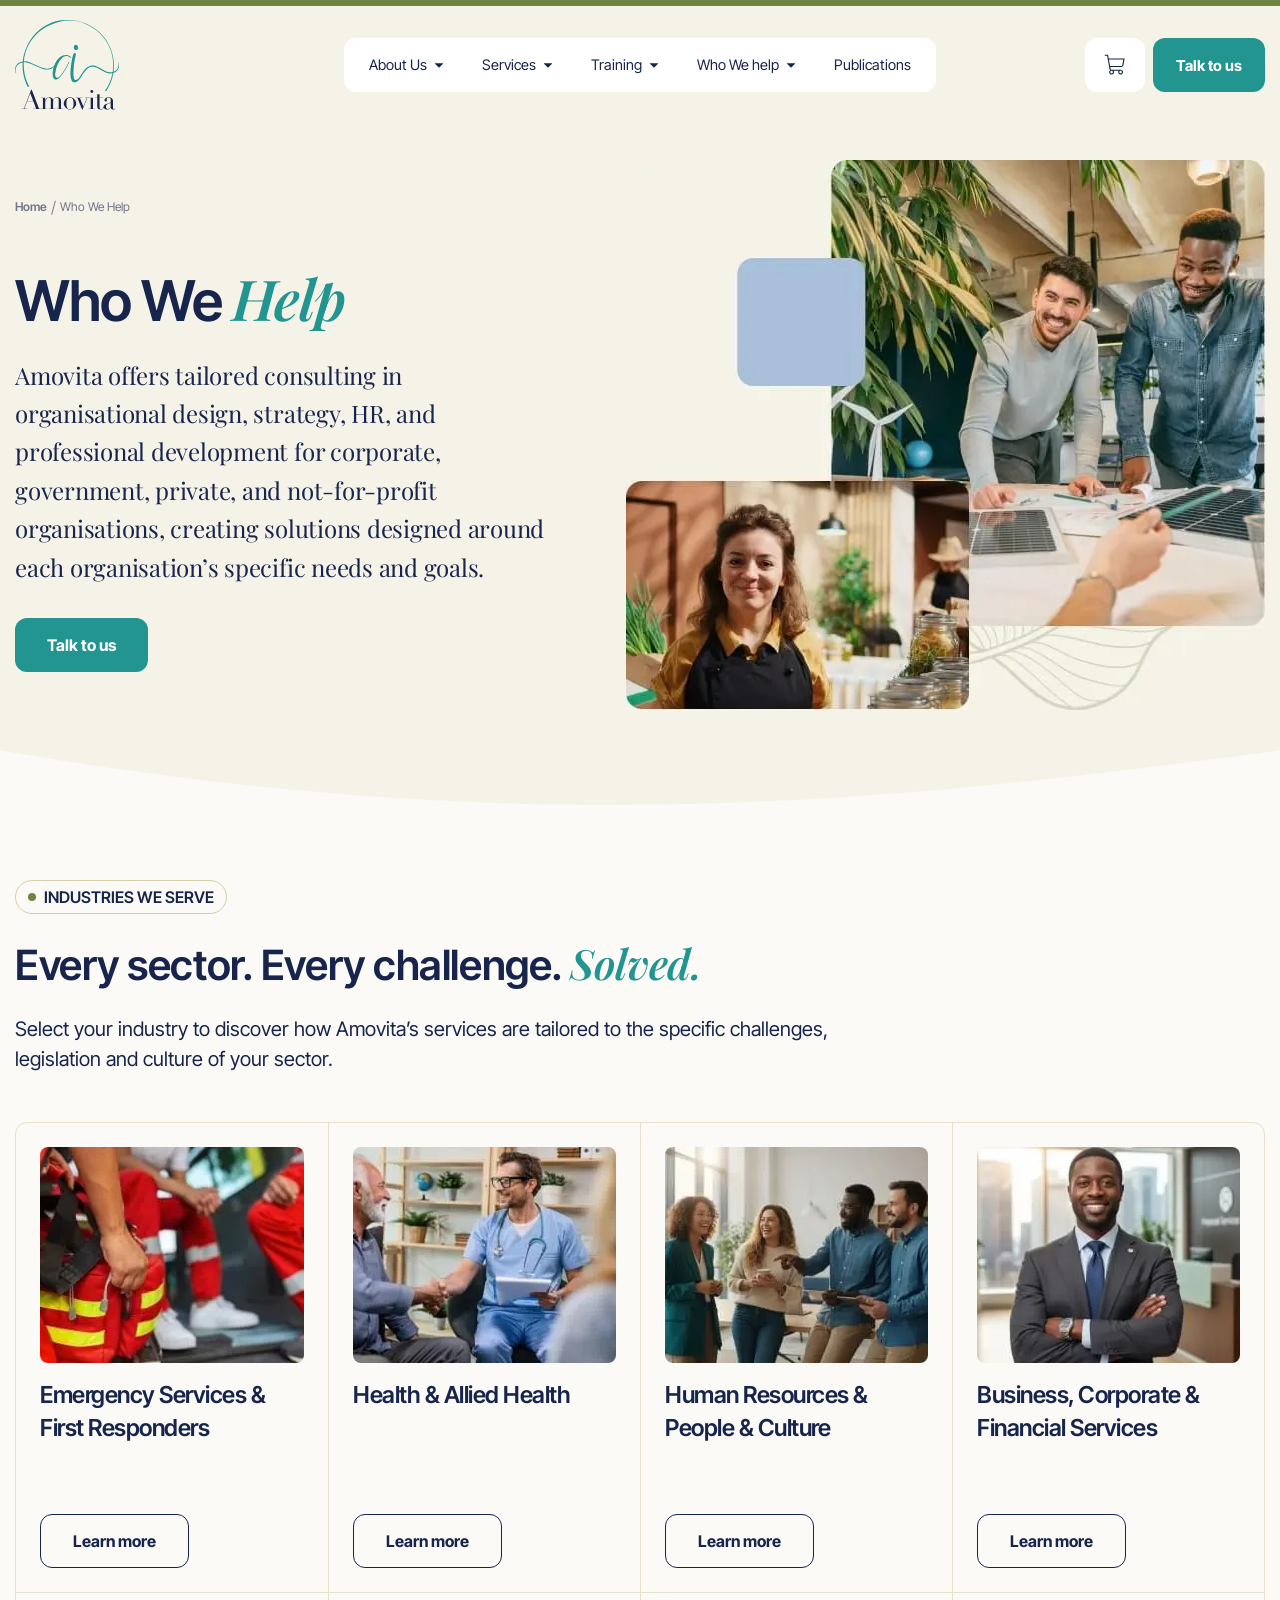
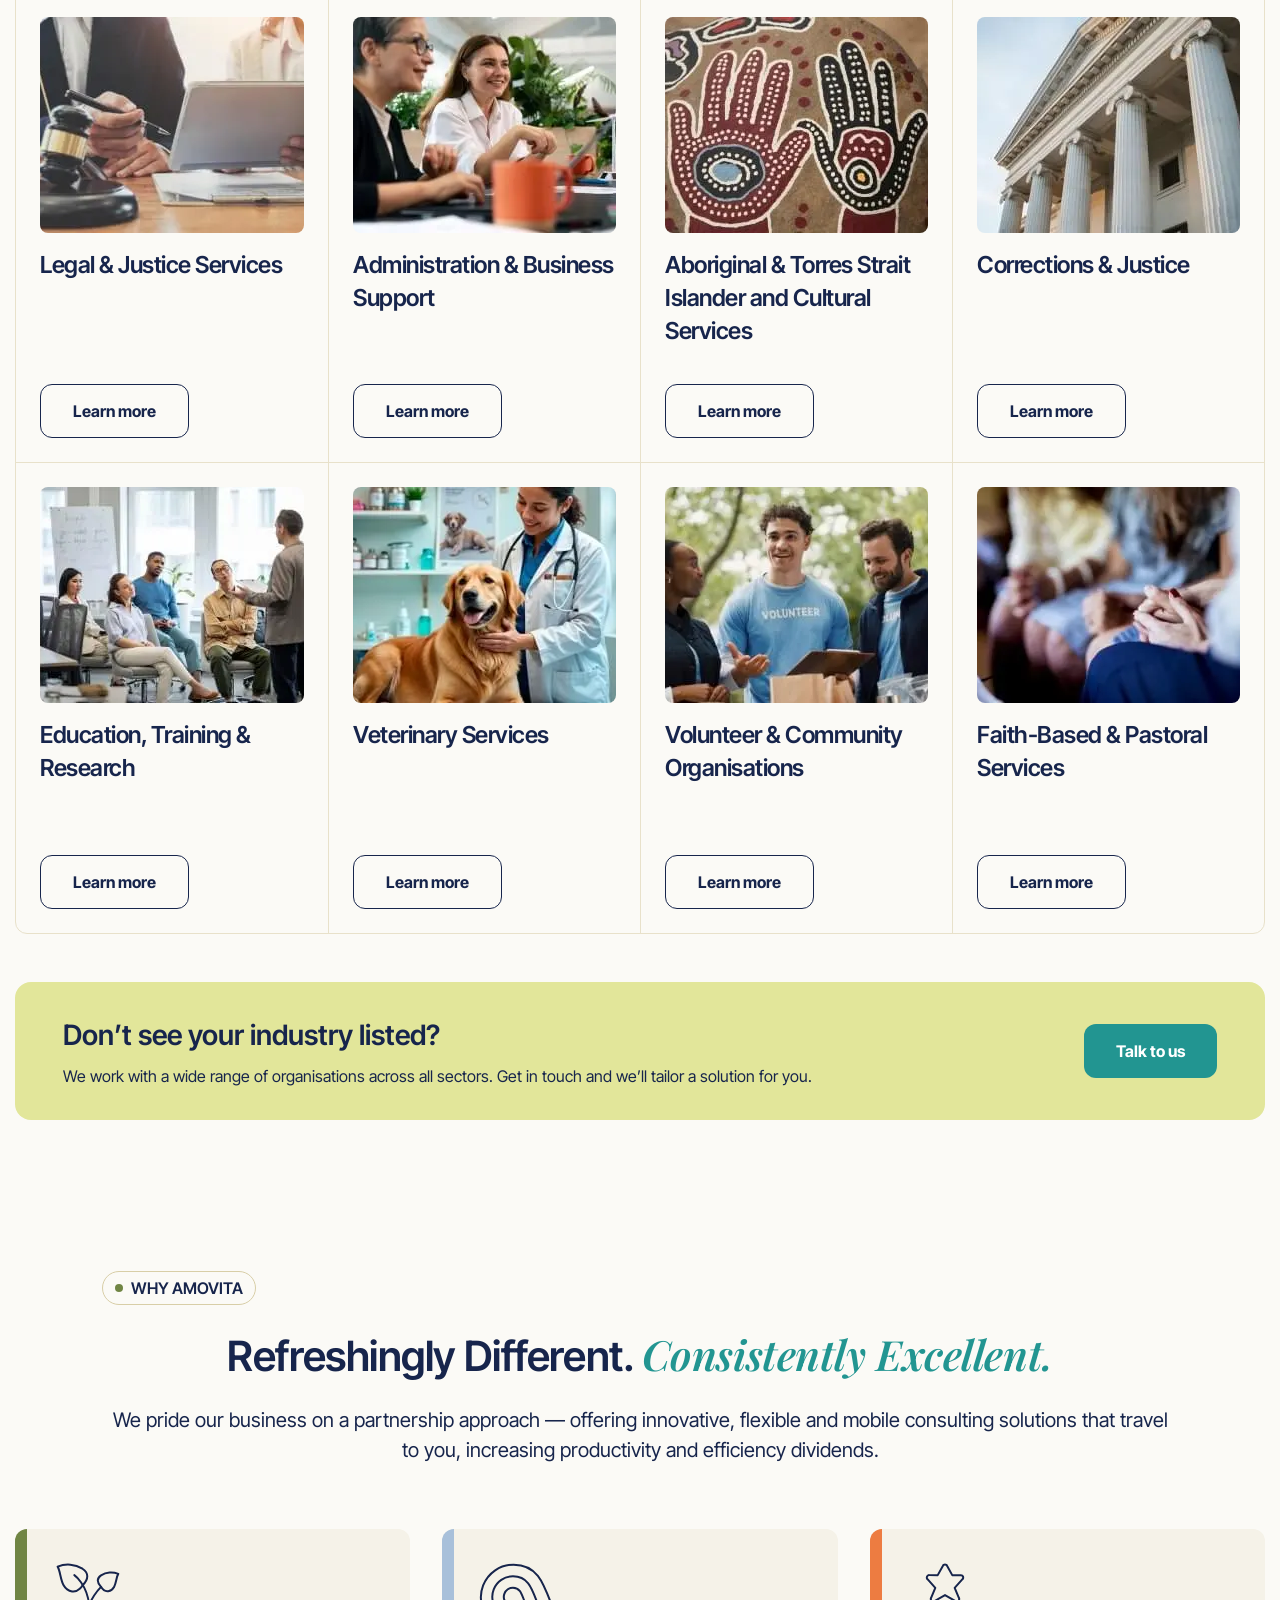
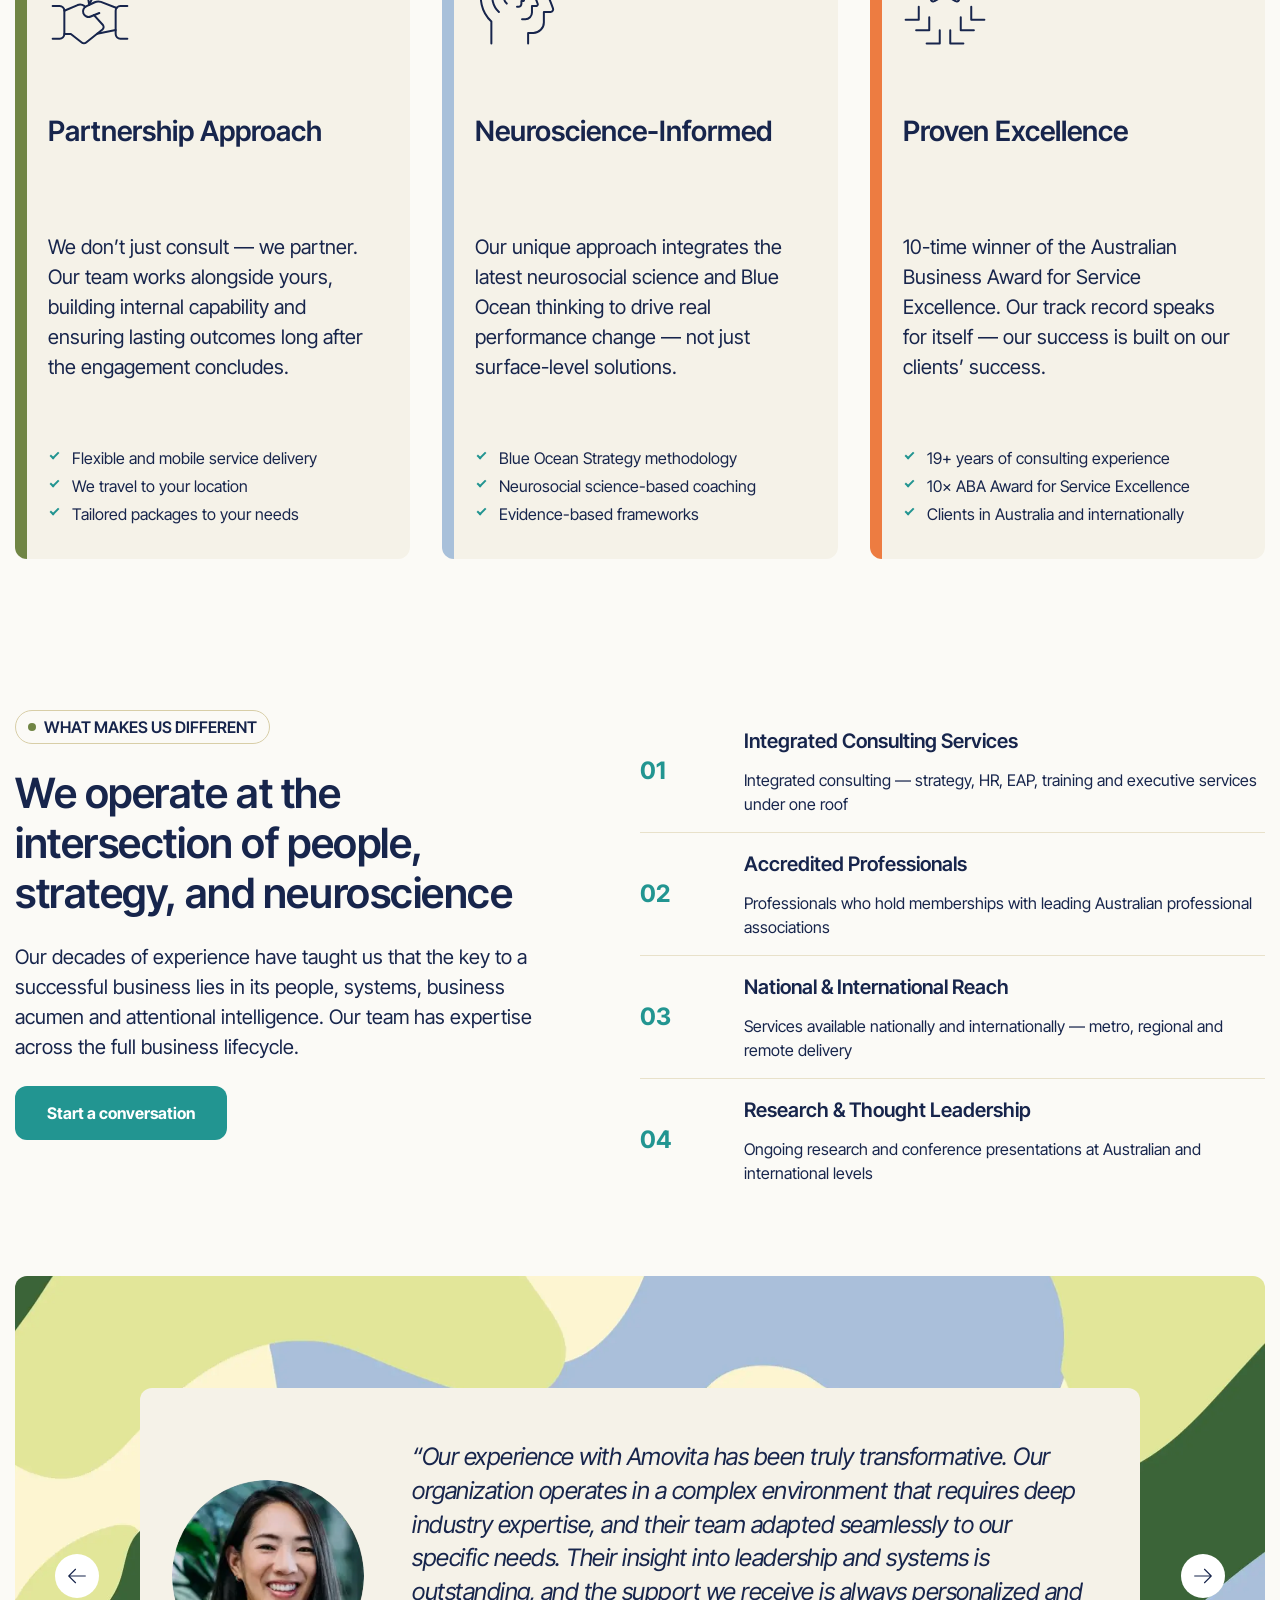
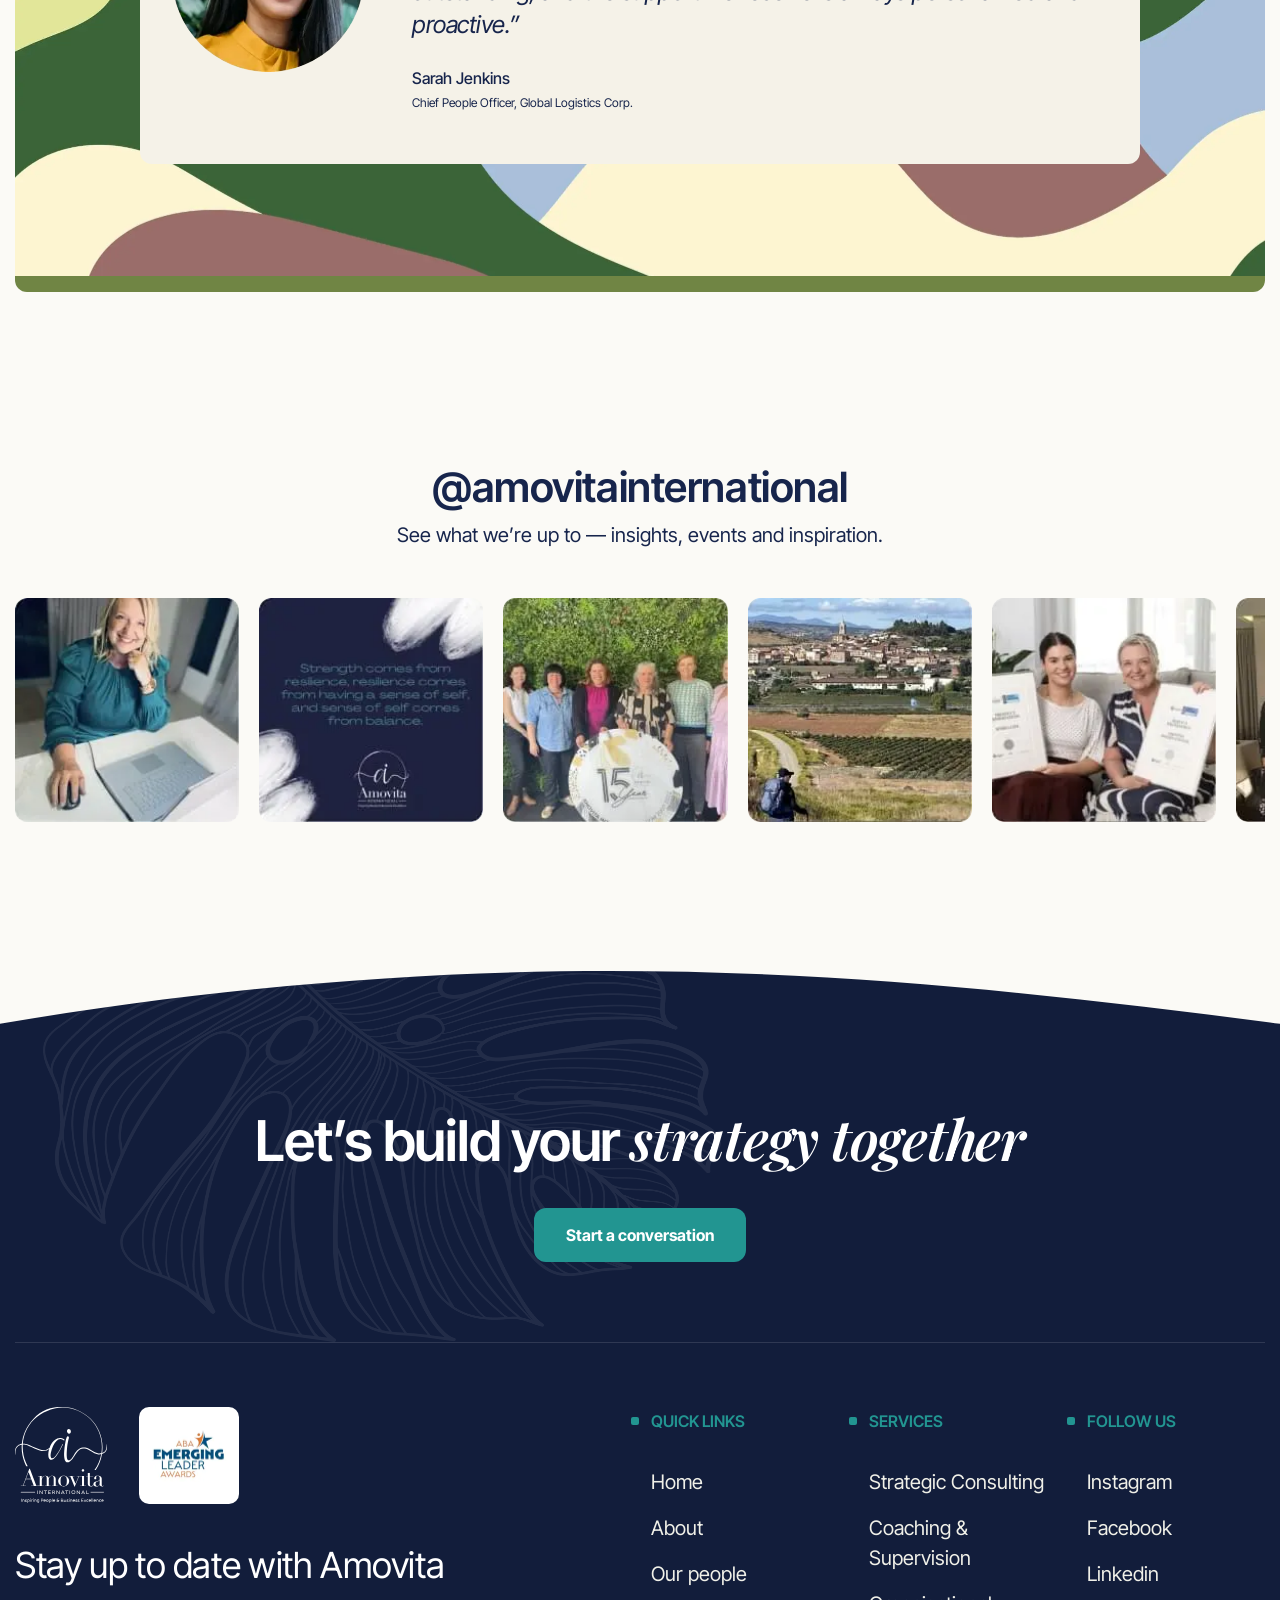
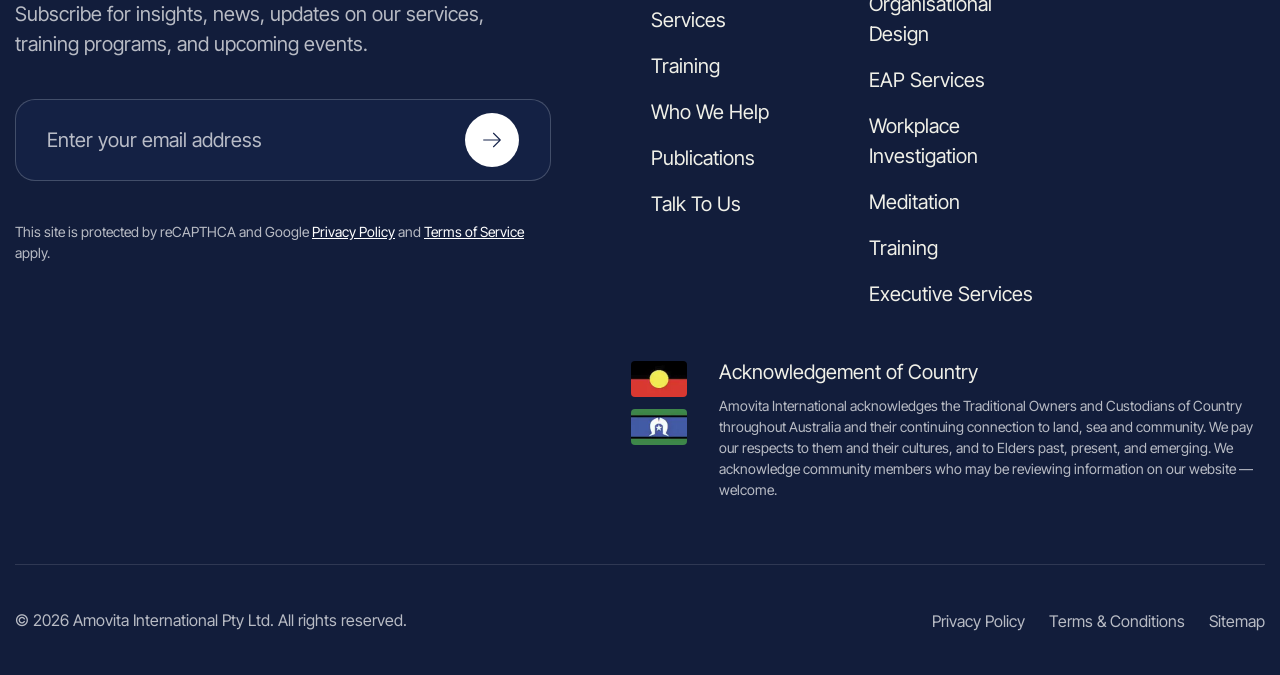
<file: who-we-help.html>
<!DOCTYPE html>
<html lang="en">

<head>
	<title>Who We Help — Amovita</title>
	<meta charset="UTF-8">
	<meta name="format-detection" content="telephone=no">
	<!-- <meta http-equiv="Content-Security-Policy"
         content="default-src 'self' data: blob:; font-src 'self' data: blob: https:; style-src 'self' 'unsafe-inline' data:; script-src 'self' 'unsafe-inline' 'unsafe-eval' blob:; img-src 'self' data: blob: https:; connect-src 'self' ws: wss:"> -->

	<!-- The template's default `favicon.ico` never existed and nothing in the
        build produced one, so all 12 pages 404'd on it. This is the Amovita
        ring mark cropped out of img/common/logo-dark.svg (the "Amovita"
        wordmark below it is illegible at favicon size) and it ships through
        the normal image pipeline. -->
	<link rel="icon" type="image/svg+xml" href="img/common/favicon.svg">
	<meta name="viewport" content="width=device-width, initial-scale=1.0">

	<!-- Fonts: Playfair Display (400, 600, 600i) + Inter Tight (300, 400, 500, 600, 700, 400i) -->
	<!-- Playfair 400 (Regular) drives the interior-page lede paragraphs (about/services/
        contact/our-people/who-we-help/training/industry/service-details/publications/
        profile); without it those ledes fell back to the 600 face and rendered too heavy. -->
	<!-- Inter Tight 300 (Light) is used by ONE glyph: the breadcrumb "/" separator, whose
        hairline stroke in the design comes from a Light display face (Figma 417:14683).
        At 400 the slash reads as a heavy bar next to the 12px crumb labels. -->
	<link rel="preconnect" href="https://fonts.googleapis.com">
	<link rel="preconnect" href="https://fonts.gstatic.com" crossorigin>
	<link rel="stylesheet" href="https://fonts.googleapis.com/css2?family=Inter+Tight:ital,wght@0,300;0,400;0,500;0,600;0,700;1,400&family=Playfair+Display:ital,wght@0,400;0,600;1,600&display=swap&_v=20261004033121">

	<!-- Motion layer switch. Runs before the page paints, so elements that
        animate in start hidden instead of flashing into place first. With
        scripts off this line never runs and nothing is ever hidden — see
        the header of scss/project/motion.scss for the full contract. -->
	<script>
		document.documentElement.classList.add('anim');
	</script>

	<link rel="stylesheet" href="css/main.css?_v=20261004033121">
</head>

<body class="page-who-we-help">
	<div class="wrapper">
		<header class="header">
			<div class="header__container">
				<a href="index.html" class="header__logo" aria-label="Amovita — home">
					<img class="header__logo-img header__logo-img_dark" src="img/common/logo-dark.svg" alt="" width="134" height="116">
					<img class="header__logo-img header__logo-img_light" src="img/common/logo-white.svg" alt="" width="134" height="116">
				</a>

				<nav class="header__nav" aria-label="Primary">
					<div class="header__panel-top">
						<a href="index.html" class="header__panel-logo" aria-label="Amovita — home">
							<img src="img/common/logo-white.svg" alt="" width="134" height="116">
						</a>
						<button type="button" class="header__close" aria-label="Close menu">
							<svg aria-hidden="true">
								<use href="img/icons/icons.svg#svg-close"></use>
							</svg>
						</button>
					</div>
					<ul class="header__menu">
						<li class="header__item header__item_has-drop header__item_about">
							<button type="button" class="header__link header__toggle" aria-expanded="false" aria-haspopup="true">
								About Us
								<svg class="header__caret" aria-hidden="true">
									<use href="img/icons/icons.svg#svg-caret-down"></use>
								</svg>
							</button>
							<div class="header__drop">
								<ul class="header__submenu">
									<li><a href="about.html" class="header__sublink">About Us</a></li>
									<li><a href="our-people.html" class="header__sublink">Our People</a></li>
								</ul>
							</div>
						</li>
						<li class="header__item header__item_has-drop header__item_services">
							<button type="button" class="header__link header__toggle" aria-expanded="false" aria-haspopup="true">
								Services
								<svg class="header__caret" aria-hidden="true">
									<use href="img/icons/icons.svg#svg-caret-down"></use>
								</svg>
							</button>
							<div class="header__drop">
								<ul class="header__submenu">
									<li><a href="services.html#strategic-consulting" class="header__sublink">Strategic Consulting</a></li>
									<li><a href="services.html#coaching-supervision" class="header__sublink">Coaching &amp; Supervision</a></li>
									<li><a href="services.html#organisational-design" class="header__sublink">Organisational Design</a></li>
									<li><a href="services.html#eap-services" class="header__sublink">EAP Services</a></li>
									<li><a href="services.html#workplace-investigation" class="header__sublink">Workplace Investigation</a></li>
									<li><a href="services.html#mediation" class="header__sublink">Mediation</a></li>
									<li><a href="services.html#executive-services" class="header__sublink">Executive Services</a></li>
									<li class="header__subitem_all">
										<a href="services.html" class="header__sublink header__sublink_all">
											View all
											<svg aria-hidden="true">
												<use href="img/icons/icons.svg#svg-arrow-right"></use>
											</svg>
										</a>
									</li>
								</ul>
							</div>
						</li>
						<li class="header__item header__item_has-drop header__item_training">
							<button type="button" class="header__link header__toggle" aria-expanded="false" aria-haspopup="true">
								Training
								<svg class="header__caret" aria-hidden="true">
									<use href="img/icons/icons.svg#svg-caret-down"></use>
								</svg>
							</button>
							<div class="header__drop">
								<ul class="header__submenu">
									<li><a href="training-overview.html" class="header__sublink">Training Overview</a></li>
									<li><a href="training-calendar.html" class="header__sublink">Training Calendar</a></li>
									<li><a href="training-overview.html" class="header__sublink">Training Directory</a></li>
								</ul>
							</div>
						</li>
						<li class="header__item header__item_has-drop header__item_who">
							<button type="button" class="header__link header__toggle" aria-expanded="false" aria-haspopup="true">
								Who We help
								<svg class="header__caret" aria-hidden="true">
									<use href="img/icons/icons.svg#svg-caret-down"></use>
								</svg>
							</button>
							<div class="header__drop">
								<ul class="header__submenu">
									<li><a href="industry-detail.html" class="header__sublink">Construction &amp; Property</a></li>
									<li><a href="industry-detail.html" class="header__sublink">Manufacturing &amp; Industrial</a></li>
									<li><a href="industry-detail.html" class="header__sublink">Mining &amp; Resources</a></li>
									<li><a href="industry-detail.html" class="header__sublink">Transport &amp; Logistics</a></li>
									<li class="header__subitem_all">
										<a href="who-we-help.html" class="header__sublink header__sublink_all">
											View all
											<svg aria-hidden="true">
												<use href="img/icons/icons.svg#svg-arrow-right"></use>
											</svg>
										</a>
									</li>
								</ul>
							</div>
						</li>
						<li class="header__item header__item_publications">
							<a href="publications.html" class="header__link">Publications</a>
						</li>
					</ul>
					<div class="header__panel-foot">
						<a href="contact.html" class="btn btn_primary header__panel-cta">Talk to us</a>
					</div>
				</nav>

				<div class="header__actions">
					<button type="button" class="header__cart" aria-label="Cart">
						<svg class="header__cart-icon" aria-hidden="true">
							<use href="img/icons/icons.svg#svg-cart"></use>
						</svg>
						<span class="header__cart-count" data-cart-count aria-hidden="true" hidden>0</span>
					</button>
					<a href="contact.html" class="btn btn_primary header__cta">Talk to us</a>
					<button type="button" class="icon-menu header__burger" aria-label="Open menu"><span></span></button>
				</div>
			</div>
		</header>

		<main class="page">

			<!-- ============================================== WHO-HELP HERO -->
			<section class="who-help-hero">
				<div class="who-help-hero__inner container">
					<div class="who-help-hero__col" data-anim-stagger="90">
						<nav class="who-help-hero__crumbs" aria-label="Breadcrumb" data-anim="fade-up">
							<a href="index.html" class="who-help-hero__crumb">Home</a>
							<span class="who-help-hero__crumb-sep" aria-hidden="true">/</span>
							<span class="who-help-hero__crumb who-help-hero__crumb_current">Who We Help</span>
						</nav>

						<h1 class="who-help-hero__title" data-anim="fade-up">Who We <em>Help</em></h1>
						<p class="who-help-hero__lede">Amovita offers tailored consulting in organisational design, strategy, HR, and professional development for corporate, government, private, and not-for-profit organisations, creating solutions designed around each organisation&rsquo;s specific needs and goals.</p>

						<div class="who-help-hero__actions" data-anim="fade-up">
							<a href="contact.html" class="btn btn_primary">Talk to us</a>
						</div>
					</div>

					<div class="who-help-hero__media" data-anim="fade-up" data-anim-delay="220">
						<picture><source srcset="img/who-we-help/who-hero.webp" type="image/webp"><img class="who-help-hero__photo" src="img/who-we-help/who-hero.jpg" alt="Amovita consultants collaborating across a range of industries" width="639" height="550"></picture>
					</div>
				</div>

				<img class="who-help-hero__wave" src="img/common/wave-cream.svg" alt="" aria-hidden="true">
			</section>

			<!-- =========================================== INDUSTRIES WE SERVE -->
			<section class="who-help-industries">
				<div class="who-help-industries__inner container">
					<div class="who-help-industries__head" data-anim-stagger="90">
						<span class="label" data-anim="fade-up"><span class="label__dot" aria-hidden="true"></span>Industries We Serve</span>
						<h2 class="who-help-industries__title" data-anim="fade-up">Every sector. Every challenge. <em>Solved.</em></h2>
						<p class="who-help-industries__text">Select your industry to discover how Amovita&rsquo;s services are tailored to the specific challenges, legislation and culture of your sector.</p>
					</div>

					<div class="who-help-industries__grid" data-anim-stagger="60">
						<article class="card-industry" data-anim="fade-up">
							<picture><source srcset="img/who-we-help/who-emergency-services.webp" type="image/webp"><img class="card-industry__img" src="img/who-we-help/who-emergency-services.jpg" alt="Emergency Services &amp; First Responders"></picture>
							<h3 class="card-industry__title">Emergency Services &amp; First Responders</h3>
							<a href="industry-detail.html" class="btn btn_outline card-industry__more">Learn more</a>
						</article>
						<article class="card-industry" data-anim="fade-up">
							<picture><source srcset="img/who-we-help/who-health-allied.webp" type="image/webp"><img class="card-industry__img" src="img/who-we-help/who-health-allied.jpg" alt="Health &amp; Allied Health"></picture>
							<h3 class="card-industry__title">Health &amp; Allied Health</h3>
							<a href="industry-detail.html" class="btn btn_outline card-industry__more">Learn more</a>
						</article>
						<article class="card-industry" data-anim="fade-up">
							<picture><source srcset="img/who-we-help/who-hr-people-culture.webp" type="image/webp"><img class="card-industry__img" src="img/who-we-help/who-hr-people-culture.jpg" alt="Human Resources &amp; People &amp; Culture"></picture>
							<h3 class="card-industry__title">Human Resources &amp; People &amp; Culture</h3>
							<a href="industry-detail.html" class="btn btn_outline card-industry__more">Learn more</a>
						</article>
						<article class="card-industry" data-anim="fade-up">
							<picture><source srcset="img/who-we-help/who-business-financial.webp" type="image/webp"><img class="card-industry__img" src="img/who-we-help/who-business-financial.jpg" alt="Business, Corporate &amp; Financial Services"></picture>
							<h3 class="card-industry__title">Business, Corporate &amp; Financial Services</h3>
							<a href="industry-detail.html" class="btn btn_outline card-industry__more">Learn more</a>
						</article>
						<article class="card-industry" data-anim="fade-up">
							<picture><source srcset="img/who-we-help/who-legal-justice.webp" type="image/webp"><img class="card-industry__img" src="img/who-we-help/who-legal-justice.jpg" alt="Legal &amp; Justice Services"></picture>
							<h3 class="card-industry__title">Legal &amp; Justice Services</h3>
							<a href="industry-detail.html" class="btn btn_outline card-industry__more">Learn more</a>
						</article>
						<article class="card-industry" data-anim="fade-up">
							<picture><source srcset="img/who-we-help/who-admin-business-support.webp" type="image/webp"><img class="card-industry__img" src="img/who-we-help/who-admin-business-support.jpg" alt="Administration &amp; Business Support"></picture>
							<h3 class="card-industry__title">Administration &amp; Business Support</h3>
							<a href="industry-detail.html" class="btn btn_outline card-industry__more">Learn more</a>
						</article>
						<article class="card-industry" data-anim="fade-up">
							<picture><source srcset="img/who-we-help/who-aboriginal-tsi-cultural.webp" type="image/webp"><img class="card-industry__img" src="img/who-we-help/who-aboriginal-tsi-cultural.jpg" alt="Aboriginal &amp; Torres Strait Islander and Cultural Services"></picture>
							<h3 class="card-industry__title">Aboriginal &amp; Torres Strait Islander and Cultural Services</h3>
							<a href="industry-detail.html" class="btn btn_outline card-industry__more">Learn more</a>
						</article>
						<article class="card-industry" data-anim="fade-up">
							<picture><source srcset="img/who-we-help/who-corrections-justice.webp" type="image/webp"><img class="card-industry__img" src="img/who-we-help/who-corrections-justice.jpg" alt="Corrections &amp; Justice"></picture>
							<h3 class="card-industry__title">Corrections &amp; Justice</h3>
							<a href="industry-detail.html" class="btn btn_outline card-industry__more">Learn more</a>
						</article>
						<article class="card-industry" data-anim="fade-up">
							<picture><source srcset="img/who-we-help/who-education-training.webp" type="image/webp"><img class="card-industry__img" src="img/who-we-help/who-education-training.jpg" alt="Education, Training &amp; Research"></picture>
							<h3 class="card-industry__title">Education, Training &amp; Research</h3>
							<a href="industry-detail.html" class="btn btn_outline card-industry__more">Learn more</a>
						</article>
						<article class="card-industry" data-anim="fade-up">
							<picture><source srcset="img/who-we-help/who-veterinary.webp" type="image/webp"><img class="card-industry__img" src="img/who-we-help/who-veterinary.jpg" alt="Veterinary Services"></picture>
							<h3 class="card-industry__title">Veterinary Services</h3>
							<a href="industry-detail.html" class="btn btn_outline card-industry__more">Learn more</a>
						</article>
						<article class="card-industry" data-anim="fade-up">
							<picture><source srcset="img/who-we-help/who-volunteer-community.webp" type="image/webp"><img class="card-industry__img" src="img/who-we-help/who-volunteer-community.jpg" alt="Volunteer &amp; Community Organisations"></picture>
							<h3 class="card-industry__title">Volunteer &amp; Community Organisations</h3>
							<a href="industry-detail.html" class="btn btn_outline card-industry__more">Learn more</a>
						</article>
						<article class="card-industry" data-anim="fade-up">
							<picture><source srcset="img/who-we-help/who-faith-pastoral.webp" type="image/webp"><img class="card-industry__img" src="img/who-we-help/who-faith-pastoral.jpg" alt="Faith-Based &amp; Pastoral Services"></picture>
							<h3 class="card-industry__title">Faith-Based &amp; Pastoral Services</h3>
							<a href="industry-detail.html" class="btn btn_outline card-industry__more">Learn more</a>
						</article>
					</div>

					<div class="who-help-industries__banner">
						<div class="who-help-industries__banner-text">
							<h3 class="who-help-industries__banner-title">Don&rsquo;t see your industry listed?</h3>
							<p class="who-help-industries__banner-body">We work with a wide range of organisations across all sectors. Get in touch and we&rsquo;ll tailor a solution for you.</p>
						</div>
						<a href="contact.html" class="btn btn_primary">Talk to us</a>
					</div>
				</div>
			</section>

			<!-- ==================================== REFRESHINGLY DIFFERENT -->
			<section class="who-help-why">
				<div class="who-help-why__inner container">
					<div class="who-help-why__head" data-anim-stagger="90">
						<span class="label" data-anim="fade-up"><span class="label__dot" aria-hidden="true"></span>Why Amovita</span>
						<h2 class="who-help-why__title" data-anim="fade-up">Refreshingly Different. <em>Consistently Excellent.</em></h2>
						<p class="who-help-why__text">We pride our business on a partnership approach &mdash; offering innovative, flexible and mobile consulting solutions that travel to you, increasing productivity and efficiency dividends.</p>
					</div>

					<div class="who-help-why__grid" data-anim-stagger="80">
						<article data-anim="fade-up" class="who-help-why__card who-help-why__card_olive">
							<img class="who-help-why__icon" src="img/who-we-help/why-partnership.svg" alt="" width="84" height="84" aria-hidden="true">
							<h3 class="who-help-why__card-title">Partnership Approach</h3>
							<p class="who-help-why__card-text">We don&rsquo;t just consult &mdash; we partner. Our team works alongside yours, building internal capability and ensuring lasting outcomes long after the engagement concludes.</p>
							<ul class="who-help-why__checklist">
								<li class="who-help-why__check-item"><span class="who-help-why__check" aria-hidden="true"></span>Flexible and mobile service delivery</li>
								<li class="who-help-why__check-item"><span class="who-help-why__check" aria-hidden="true"></span>We travel to your location</li>
								<li class="who-help-why__check-item"><span class="who-help-why__check" aria-hidden="true"></span>Tailored packages to your needs</li>
							</ul>
						</article>

						<article data-anim="fade-up" class="who-help-why__card who-help-why__card_blue">
							<img class="who-help-why__icon" src="img/who-we-help/why-neuroscience.svg" alt="" width="84" height="84" aria-hidden="true">
							<h3 class="who-help-why__card-title">Neuroscience-Informed</h3>
							<p class="who-help-why__card-text">Our unique approach integrates the latest neurosocial science and Blue Ocean thinking to drive real performance change &mdash; not just surface-level solutions.</p>
							<ul class="who-help-why__checklist">
								<li class="who-help-why__check-item"><span class="who-help-why__check" aria-hidden="true"></span>Blue Ocean Strategy methodology</li>
								<li class="who-help-why__check-item"><span class="who-help-why__check" aria-hidden="true"></span>Neurosocial science-based coaching</li>
								<li class="who-help-why__check-item"><span class="who-help-why__check" aria-hidden="true"></span>Evidence-based frameworks</li>
							</ul>
						</article>

						<article data-anim="fade-up" class="who-help-why__card who-help-why__card_orange">
							<img class="who-help-why__icon" src="img/who-we-help/why-excellence.svg" alt="" width="84" height="84" aria-hidden="true">
							<h3 class="who-help-why__card-title">Proven Excellence</h3>
							<p class="who-help-why__card-text">10-time winner of the Australian Business Award for Service Excellence. Our track record speaks for itself &mdash; our success is built on our clients&rsquo; success.</p>
							<ul class="who-help-why__checklist">
								<li class="who-help-why__check-item"><span class="who-help-why__check" aria-hidden="true"></span>19+ years of consulting experience</li>
								<li class="who-help-why__check-item"><span class="who-help-why__check" aria-hidden="true"></span>10&times; ABA Award for Service Excellence</li>
								<li class="who-help-why__check-item"><span class="who-help-why__check" aria-hidden="true"></span>Clients in Australia and internationally</li>
							</ul>
						</article>
					</div>
				</div>
			</section>

			<!-- ================================= WHAT MAKES US DIFFERENT -->
			<section class="who-help-different">
				<div class="who-help-different__inner container">
					<div class="who-help-different__intro" data-anim-stagger="90">
						<span class="label" data-anim="fade-up"><span class="label__dot" aria-hidden="true"></span>What Makes Us Different</span>
						<h2 class="who-help-different__title" data-anim="fade-up">We operate at the intersection of people, strategy, and neuroscience</h2>
						<p class="who-help-different__text" data-anim="fade-up">Our decades of experience have taught us that the key to a successful business lies in its people, systems, business acumen and attentional intelligence. Our team has expertise across the full business lifecycle.</p>
						<a href="contact.html" class="btn btn_primary who-help-different__cta" data-anim="fade-up">Start a conversation</a>
					</div>

					<ol class="who-help-different__list" data-anim-stagger="80">
						<li class="who-help-different__item" data-anim="fade-up">
							<span class="who-help-different__num">01</span>
							<div class="who-help-different__item-body">
								<h3 class="who-help-different__item-title">Integrated Consulting Services</h3>
								<p class="who-help-different__item-text">Integrated consulting &mdash; strategy, HR, EAP, training and executive services under one roof</p>
							</div>
						</li>
						<li class="who-help-different__item" data-anim="fade-up">
							<span class="who-help-different__num">02</span>
							<div class="who-help-different__item-body">
								<h3 class="who-help-different__item-title">Accredited Professionals</h3>
								<p class="who-help-different__item-text">Professionals who hold memberships with leading Australian professional associations</p>
							</div>
						</li>
						<li class="who-help-different__item" data-anim="fade-up">
							<span class="who-help-different__num">03</span>
							<div class="who-help-different__item-body">
								<h3 class="who-help-different__item-title">National &amp; International Reach</h3>
								<p class="who-help-different__item-text">Services available nationally and internationally &mdash; metro, regional and remote delivery</p>
							</div>
						</li>
						<li class="who-help-different__item" data-anim="fade-up">
							<span class="who-help-different__num">04</span>
							<div class="who-help-different__item-body">
								<h3 class="who-help-different__item-title">Research &amp; Thought Leadership</h3>
								<p class="who-help-different__item-text">Ongoing research and conference presentations at Australian and international levels</p>
							</div>
						</li>
					</ol>
				</div>
			</section>

			<!-- ================================================= TESTIMONIALS -->
			<section class="testimonial">
				<div class="testimonial__inner container">
					<div class="testimonial__slider" data-slider data-anim="fade-up">
						<div class="testimonial__track" data-slider-track>
							<article class="testimonial__slide">
								<div class="testimonial__card">
									<picture><source srcset="img/common/testimonial-avatar.webp" type="image/webp"><img class="testimonial__avatar" src="img/common/testimonial-avatar.png" alt="Sarah Jenkins" width="224" height="224"></picture>
									<div class="testimonial__body">
										<p class="testimonial__quote">&ldquo;Our experience with Amovita has been truly transformative. Our organization operates in a complex environment that requires deep industry expertise, and their team adapted seamlessly to our specific needs. Their insight into leadership and systems is outstanding, and the support we receive is always personalized and proactive.&rdquo;</p>
										<div class="testimonial__person">
											<p class="testimonial__name">Sarah Jenkins</p>
											<p class="testimonial__role">Chief People Officer, Global Logistics Corp.</p>
										</div>
									</div>
								</div>
							</article>

							<article class="testimonial__slide">
								<div class="testimonial__card">
									<picture><source srcset="img/common/testimonial-avatar.webp" type="image/webp"><img class="testimonial__avatar" src="img/common/testimonial-avatar.png" alt="James Whitfield" width="224" height="224"></picture>
									<div class="testimonial__body">
										<p class="testimonial__quote">&ldquo;Amovita&rsquo;s team brought clarity to a period of significant change for us. Their strategic guidance was practical, evidence-based and delivered with genuine care. We came away with a stronger leadership team and a clear roadmap for the years ahead.&rdquo;</p>
										<div class="testimonial__person">
											<p class="testimonial__name">James Whitfield</p>
											<p class="testimonial__role">Managing Director, Horizon Health</p>
										</div>
									</div>
								</div>
							</article>

							<article class="testimonial__slide">
								<div class="testimonial__card">
									<picture><source srcset="img/common/testimonial-avatar.webp" type="image/webp"><img class="testimonial__avatar" src="img/common/testimonial-avatar.png" alt="Priya Nair" width="224" height="224"></picture>
									<div class="testimonial__body">
										<p class="testimonial__quote">&ldquo;Working with Amovita reshaped how our leaders think about performance and wellbeing. The coaching was deeply personalised, and their supervision model gave our managers the confidence to lead with empathy and consistency.&rdquo;</p>
										<div class="testimonial__person">
											<p class="testimonial__name">Priya Nair</p>
											<p class="testimonial__role">Head of People &amp; Culture, Meridian Group</p>
										</div>
									</div>
								</div>
							</article>
						</div>

						<button type="button" class="btn btn_round btn_round_sm testimonial__nav testimonial__nav_prev" data-slider-prev aria-label="Previous testimonial">
							<svg aria-hidden="true">
								<use href="img/icons/icons.svg#svg-chevron-left"></use>
							</svg>
						</button>
						<button type="button" class="btn btn_round btn_round_sm testimonial__nav testimonial__nav_next" data-slider-next aria-label="Next testimonial">
							<svg aria-hidden="true">
								<use href="img/icons/icons.svg#svg-chevron-right"></use>
							</svg>
						</button>
					</div>

					<span class="testimonial__strip" aria-hidden="true"></span>
				</div>
			</section>

			<!-- ==================================================== INSTAGRAM -->
			<section class="instagram">
				<div class="instagram__inner container">
					<div class="instagram__head" data-anim="fade-up">
						<h2 class="instagram__title">@amovitainternational</h2>
						<p class="instagram__text">See what we&rsquo;re up to &mdash; insights, events and inspiration.</p>
					</div>

					<!-- Swiper: autoplaying, looping feed of square cards.
                    Six unique photos, duplicated once so loop mode has
                    enough slides for a seamless wrap at every slidesPerView
                    (the second set is aria-hidden to avoid double-reading).
                    Init + breakpoints in js/files/sliders.js — same shared
                    section as Home. -->
					<div class="instagram__slider swiper" data-anim="fade-up">
						<div class="instagram__track swiper-wrapper">
							<a href="#" class="instagram__item swiper-slide"><picture><source srcset="img/common/insta-1.webp" type="image/webp"><img src="img/common/insta-1.jpg" alt="Amovita on Instagram"></picture></a>
							<a href="#" class="instagram__item swiper-slide"><picture><source srcset="img/common/insta-2.webp" type="image/webp"><img src="img/common/insta-2.jpg" alt="Amovita on Instagram"></picture></a>
							<a href="#" class="instagram__item swiper-slide"><picture><source srcset="img/common/insta-3.webp" type="image/webp"><img src="img/common/insta-3.jpg" alt="Amovita on Instagram"></picture></a>
							<a href="#" class="instagram__item swiper-slide"><picture><source srcset="img/common/insta-4.webp" type="image/webp"><img src="img/common/insta-4.jpg" alt="Amovita on Instagram"></picture></a>
							<a href="#" class="instagram__item swiper-slide"><picture><source srcset="img/common/insta-5.webp" type="image/webp"><img src="img/common/insta-5.jpg" alt="Amovita on Instagram"></picture></a>
							<a href="#" class="instagram__item swiper-slide"><picture><source srcset="img/common/insta-6.webp" type="image/webp"><img src="img/common/insta-6.jpg" alt="Amovita on Instagram"></picture></a>
							<a href="#" class="instagram__item swiper-slide" aria-hidden="true" tabindex="-1"><picture><source srcset="img/common/insta-1.webp" type="image/webp"><img src="img/common/insta-1.jpg" alt=""></picture></a>
							<a href="#" class="instagram__item swiper-slide" aria-hidden="true" tabindex="-1"><picture><source srcset="img/common/insta-2.webp" type="image/webp"><img src="img/common/insta-2.jpg" alt=""></picture></a>
							<a href="#" class="instagram__item swiper-slide" aria-hidden="true" tabindex="-1"><picture><source srcset="img/common/insta-3.webp" type="image/webp"><img src="img/common/insta-3.jpg" alt=""></picture></a>
							<a href="#" class="instagram__item swiper-slide" aria-hidden="true" tabindex="-1"><picture><source srcset="img/common/insta-4.webp" type="image/webp"><img src="img/common/insta-4.jpg" alt=""></picture></a>
							<a href="#" class="instagram__item swiper-slide" aria-hidden="true" tabindex="-1"><picture><source srcset="img/common/insta-5.webp" type="image/webp"><img src="img/common/insta-5.jpg" alt=""></picture></a>
							<a href="#" class="instagram__item swiper-slide" aria-hidden="true" tabindex="-1"><picture><source srcset="img/common/insta-6.webp" type="image/webp"><img src="img/common/insta-6.jpg" alt=""></picture></a>
						</div>
					</div>
				</div>
			</section>

		</main>
		<footer class="footer">
			<img class="footer__wave" src="img/common/wave-cream.svg" alt="" aria-hidden="true">

			<div class="footer__container">
				<div class="footer__cta">
					<h2 class="footer__cta-title">Let&rsquo;s build your <em>strategy together</em></h2>
					<a href="#" class="btn btn_primary">Start a conversation</a>
				</div>

				<span class="footer__divider" aria-hidden="true"></span>

				<div class="footer__columns">
					<div class="footer__left">
						<div class="footer__brand">
							<a href="index.html" class="footer__logo" aria-label="Amovita International — home">
								<img src="img/common/logo-white-footer.svg" alt="Amovita International" width="92" height="96">
							</a>
							<div class="footer__badge">
								<picture><source srcset="img/common/awards-badge.webp" type="image/webp"><img src="img/common/awards-badge.png" alt="ABA Emerging Leader Awards" width="78" height="53"></picture>
							</div>
						</div>

						<div class="footer__news">
							<h3 class="footer__news-title">Stay up to date with Amovita</h3>
							<p class="footer__news-text">Subscribe for insights, news, updates on our services, training programs, and upcoming events.</p>
						</div>

						<form class="footer__form form-email" action="#" method="post">
							<input type="email" class="form-email__input" name="email" placeholder="Enter your email address" aria-label="Email address">
							<button type="submit" class="form-email__submit btn btn_round" aria-label="Subscribe">
								<svg aria-hidden="true">
									<use href="img/icons/icons.svg#svg-arrow-right"></use>
								</svg>
							</button>
						</form>

						<p class="footer__recaptcha">This site is protected by reCAPTHCA and Google <a href="#" class="footer__recaptcha-link">Privacy Policy</a> and <a href="#" class="footer__recaptcha-link">Terms of Service</a> apply.</p>
					</div>

					<div class="footer__right">
						<div class="footer__nav">
							<div class="footer__nav-col">
								<p class="footer__nav-head"><span class="footer__nav-bullet" aria-hidden="true"></span>Quick Links<span class="footer__nav-toggle" aria-hidden="true"></span></p>
								<ul class="footer__nav-list">
									<li><a href="index.html" class="footer__nav-link">Home</a></li>
									<li><a href="about.html" class="footer__nav-link">About</a></li>
									<li><a href="our-people.html" class="footer__nav-link">Our people</a></li>
									<li><a href="services.html" class="footer__nav-link">Services</a></li>
									<li><a href="training-overview.html" class="footer__nav-link">Training</a></li>
									<li><a href="who-we-help.html" class="footer__nav-link">Who We Help</a></li>
									<li><a href="publications.html" class="footer__nav-link">Publications</a></li>
									<li><a href="contact.html" class="footer__nav-link">Talk To Us</a></li>
								</ul>
							</div>

							<div class="footer__nav-col">
								<p class="footer__nav-head"><span class="footer__nav-bullet" aria-hidden="true"></span>Services<span class="footer__nav-toggle" aria-hidden="true"></span></p>
								<ul class="footer__nav-list">
									<li><a href="service-details.html" class="footer__nav-link">Strategic Consulting</a></li>
									<li><a href="service-details.html" class="footer__nav-link">Coaching &amp; Supervision</a></li>
									<li><a href="service-details.html" class="footer__nav-link">Organisational Design</a></li>
									<li><a href="service-details.html" class="footer__nav-link">EAP Services</a></li>
									<li><a href="service-details.html" class="footer__nav-link">Workplace Investigation</a></li>
									<li><a href="service-details.html" class="footer__nav-link">Meditation</a></li>
									<li><a href="service-details.html" class="footer__nav-link">Training</a></li>
									<li><a href="service-details.html" class="footer__nav-link">Executive Services</a></li>
								</ul>
							</div>

							<div class="footer__nav-col">
								<p class="footer__nav-head"><span class="footer__nav-bullet" aria-hidden="true"></span>Follow Us<span class="footer__nav-toggle" aria-hidden="true"></span></p>
								<ul class="footer__nav-list">
									<li><a href="#" class="footer__nav-link">Instagram</a></li>
									<li><a href="#" class="footer__nav-link">Facebook</a></li>
									<li><a href="#" class="footer__nav-link">Linkedin</a></li>
								</ul>
							</div>
						</div>

						<div class="footer__ack">
							<div class="footer__flags">
								<picture><source srcset="img/common/flag-aboriginal.webp" type="image/webp"><img class="footer__flag" src="img/common/flag-aboriginal.png" alt="Aboriginal flag" width="56" height="36"></picture>
								<picture><source srcset="img/common/flag-tsi.webp" type="image/webp"><img class="footer__flag" src="img/common/flag-tsi.png" alt="Torres Strait Islander flag" width="56" height="36"></picture>
							</div>
							<div class="footer__ack-text">
								<h4 class="footer__ack-title">Acknowledgement of Country</h4>
								<p class="footer__ack-body">Amovita International acknowledges the Traditional Owners and Custodians of Country throughout Australia and their continuing connection to land, sea and community. We pay our respects to them and their cultures, and to Elders past, present, and emerging. We acknowledge community members who may be reviewing information on our website &mdash; welcome.</p>
							</div>
						</div>
					</div>
				</div>

				<span class="footer__divider" aria-hidden="true"></span>

				<div class="footer__bottom">
					<p class="footer__copy">&copy; 2026 Amovita International Pty Ltd. All rights reserved.</p>
					<ul class="footer__legal">
						<li><a href="#" class="footer__legal-link">Privacy Policy</a></li>
						<li><a href="#" class="footer__legal-link">Terms &amp; Conditions</a></li>
						<li><a href="#" class="footer__legal-link">Sitemap</a></li>
					</ul>
				</div>
			</div>
		</footer>

	</div>
	<script src="js/main.js?_v=20261004033121"></script>
</body>

</html>
</file>
<file: css/main.css>
[class*=-ibg] {
  position: relative;
  height: 100%;
}

[class*=-ibg] img {
  position: absolute;
  width: 100%;
  height: 100%;
  top: 0;
  left: 0;
  -o-object-fit: cover;
     object-fit: cover;
}

[class*=-ibg_contain] img {
  -o-object-fit: contain;
     object-fit: contain;
}

.btn {
  display: -webkit-inline-box;
  display: -ms-inline-flexbox;
  display: inline-flex;
  -webkit-box-align: center;
      -ms-flex-align: center;
          align-items: center;
  -webkit-box-pack: center;
      -ms-flex-pack: center;
          justify-content: center;
  gap: 0.5rem;
  height: 3.375rem;
  padding: 0 2rem;
  border-radius: 0.75rem;
  font-family: "Inter Tight",sans-serif;
  font-weight: 700;
  font-size: 1rem;
  line-height: normal;
  letter-spacing: 0;
  white-space: nowrap;
  text-align: center;
  cursor: pointer;
  -webkit-transition: background-color .3s ease,color .3s ease,border-color .3s ease;
  transition: background-color .3s ease,color .3s ease,border-color .3s ease;
}

.btn_primary {
  background-color: #229591;
  color: #fff;
}

.btn_outline {
  background-color: rgba(0,0,0,0);
  border: 1px solid #17254c;
  color: #17254c;
}

.btn_link {
  height: auto;
  padding: 0;
  border-radius: 0;
  background-color: rgba(0,0,0,0);
  font-family: "Inter Tight",sans-serif;
  font-weight: 500;
  font-size: 1rem;
  line-height: 1.5;
  letter-spacing: 0;
  gap: 0.25rem;
  color: #17254c;
}

.btn_link svg,
.btn_link img {
  -webkit-box-flex: 0;
      -ms-flex: 0 0 auto;
          flex: 0 0 auto;
  width: 1.5rem;
  height: 1.5rem;
}

.btn_light {
  color: #fff;
}

.btn_round {
  width: 3.375rem;
  height: 3.375rem;
  padding: 0;
  border-radius: 6.25rem;
  background-color: #fff;
  color: #17254c;
}

.btn_round svg,
.btn_round img {
  width: 1.5rem;
  height: 1.5rem;
}

.btn_round_sm {
  width: 2.75rem;
  height: 2.75rem;
}

.label {
  display: -webkit-inline-box;
  display: -ms-inline-flexbox;
  display: inline-flex;
  -webkit-box-align: center;
      -ms-flex-align: center;
          align-items: center;
  gap: 0.5rem;
  width: -webkit-fit-content;
  width: -moz-fit-content;
  width: fit-content;
  -ms-flex-item-align: start;
      align-self: flex-start;
  padding: 0.5rem 0.75rem;
  background-color: #fbfaf6;
  border: 1px solid #d8cea7;
  border-radius: 6.25rem;
  font-family: "Inter Tight",sans-serif;
  font-weight: 600;
  font-size: 1rem;
  line-height: 1;
  letter-spacing: 0;
  text-transform: uppercase;
  color: #17254c;
}

.label__dot {
  -webkit-box-flex: 0;
      -ms-flex: 0 0 auto;
          flex: 0 0 auto;
  width: 0.5rem;
  height: 0.5rem;
  border-radius: 6.25rem;
  background-color: #708544;
}

.card-service {
  display: -webkit-box;
  display: -ms-flexbox;
  display: flex;
  -webkit-box-orient: vertical;
  -webkit-box-direction: normal;
      -ms-flex-direction: column;
          flex-direction: column;
  gap: 2rem;
  width: 25%;
  min-height: 26.8125rem;
  padding: 1.5rem;
  background-color: #fbfaf6;
  -webkit-transition: background-color .3s ease;
  transition: background-color .3s ease;
}

.card-service__icon {
  -webkit-box-flex: 0;
      -ms-flex: 0 0 auto;
          flex: 0 0 auto;
  width: 8.75rem;
  height: 8.75rem;
  -o-object-fit: contain;
     object-fit: contain;
}

.card-service__body {
  display: -webkit-box;
  display: -ms-flexbox;
  display: flex;
  -webkit-box-orient: vertical;
  -webkit-box-direction: normal;
      -ms-flex-direction: column;
          flex-direction: column;
  gap: 1rem;
}

.card-service__title {
  font-family: "Inter Tight",sans-serif;
  font-weight: 600;
}

@supports (font-size: clamp( 1.25rem , 1.1786987522rem  +  0.3565062389vw , 1.5rem )) {
  .card-service__title {
    font-size: clamp( 1.25rem , 1.1786987522rem  +  0.3565062389vw , 1.5rem );
  }
}

@supports not (font-size: clamp( 1.25rem , 1.1786987522rem  +  0.3565062389vw , 1.5rem )) {
  .card-service__title {
    font-size: calc(1.25rem + 0.25*(100vw - 20rem)/70.125);
  }
}

.card-service__title {
  line-height: 1.4;
  letter-spacing: -0.5px;
  color: #17254c;
}

.card-service__text {
  font-family: "Inter Tight",sans-serif;
  font-weight: 400;
  font-size: 1rem;
  line-height: 1.5;
  letter-spacing: 0;
  color: #17254c;
}

.card-service__more {
  display: none;
}

.card-service__more-icon {
  display: none;
  width: 2rem;
  height: 2rem;
  color: #17254c;
}

.card-service:hover {
  background-color: #f5f2e8;
}

.card-service:hover .card-service__more {
  display: -webkit-inline-box;
  display: -ms-inline-flexbox;
  display: inline-flex;
}

.card-industry {
  display: -webkit-box;
  display: -ms-flexbox;
  display: flex;
  -webkit-box-orient: vertical;
  -webkit-box-direction: normal;
      -ms-flex-direction: column;
          flex-direction: column;
  gap: 2rem;
  padding: 1.5rem;
  background-color: #fbfaf6;
  border: 1px solid #e8e1ca;
  border-radius: 0.75rem;
}

.card-industry__img {
  width: 100%;
  height: 13.5rem;
  border-radius: 0.5rem;
  -o-object-fit: cover;
     object-fit: cover;
}

.card-industry__title {
  font-family: "Inter Tight",sans-serif;
  font-weight: 600;
}

@supports (font-size: clamp( 1.25rem , 1.1786987522rem  +  0.3565062389vw , 1.5rem )) {
  .card-industry__title {
    font-size: clamp( 1.25rem , 1.1786987522rem  +  0.3565062389vw , 1.5rem );
  }
}

@supports not (font-size: clamp( 1.25rem , 1.1786987522rem  +  0.3565062389vw , 1.5rem )) {
  .card-industry__title {
    font-size: calc(1.25rem + 0.25*(100vw - 20rem)/70.125);
  }
}

.card-industry__title {
  line-height: 1.4;
  letter-spacing: -0.5px;
  color: #17254c;
}

.card-stat {
  display: -webkit-box;
  display: -ms-flexbox;
  display: flex;
  -webkit-box-orient: vertical;
  -webkit-box-direction: normal;
      -ms-flex-direction: column;
          flex-direction: column;
  -webkit-box-pack: justify;
      -ms-flex-pack: justify;
          justify-content: space-between;
  gap: 1.5rem;
  padding: 1.5rem;
  border-radius: 0.75rem;
}

.card-stat__number {
  font-family: "Playfair Display",serif;
  font-weight: 600;
  font-style: italic;
}

@supports (font-size: clamp( 2.5rem , 1.6978609626rem  +  4.0106951872vw , 5.3125rem )) {
  .card-stat__number {
    font-size: clamp( 2.5rem , 1.6978609626rem  +  4.0106951872vw , 5.3125rem );
  }
}

@supports not (font-size: clamp( 2.5rem , 1.6978609626rem  +  4.0106951872vw , 5.3125rem )) {
  .card-stat__number {
    font-size: calc(2.5rem + 2.8125*(100vw - 20rem)/70.125);
  }
}

.card-stat__number {
  line-height: 1.1;
  letter-spacing: -1.24px;
}

.card-stat__label {
  font-family: "Inter Tight",sans-serif;
  font-weight: 400;
  font-size: 1.25rem;
  line-height: 1.5;
  letter-spacing: 0;
}

.card-stat_green-light {
  background-color: #e2e69a;
  color: #17254c;
}

.card-stat_green {
  background-color: #3b6438;
  color: #fff;
}

.card-stat_blue {
  background-color: #a8c0da;
  color: #17254c;
}

.logo-tile {
  display: -webkit-box;
  display: -ms-flexbox;
  display: flex;
  -webkit-box-align: center;
      -ms-flex-align: center;
          align-items: center;
  -webkit-box-pack: center;
      -ms-flex-pack: center;
          justify-content: center;
  -webkit-box-flex: 1;
      -ms-flex: 1 0 9.375rem;
          flex: 1 0 9.375rem;
  height: 7.5rem;
  border-radius: 1.5rem;
  background-color: #f5f2e8;
}

.logo-tile__img {
  max-width: 60%;
  max-height: 50%;
  -o-object-fit: contain;
     object-fit: contain;
}

.logo-tile_multiply .logo-tile__img {
  mix-blend-mode: multiply;
}

.form-email {
  display: -webkit-box;
  display: -ms-flexbox;
  display: flex;
  -webkit-box-align: center;
      -ms-flex-align: center;
          align-items: center;
  gap: 1rem;
  width: 100%;
  height: 5.125rem;
  padding: 1.625rem 1.9375rem;
  background-color: rgba(23,37,76,.6);
  border: 1px solid hsla(0,0%,100%,.2);
  border-radius: 1.25rem;
}

.form-email__input {
  -webkit-box-flex: 1;
      -ms-flex: 1 1 auto;
          flex: 1 1 auto;
  min-width: 0;
  background-color: rgba(0,0,0,0);
  border: 0;
  font-family: "Inter Tight",sans-serif;
  font-weight: 400;
  font-size: 1.25rem;
  line-height: 1.5;
  letter-spacing: 0;
  color: #fff;
}

.form-email__input::-webkit-input-placeholder {
  color: hsla(0,0%,100%,.7);
}

.form-email__input::-moz-placeholder {
  color: hsla(0,0%,100%,.7);
}

.form-email__input:-ms-input-placeholder {
  color: hsla(0,0%,100%,.7);
}

.form-email__input::-ms-input-placeholder {
  color: hsla(0,0%,100%,.7);
}

.form-email__input::placeholder {
  color: hsla(0,0%,100%,.7);
}

.form-email__input:focus {
  outline: none;
}

.form-email__submit {
  -webkit-box-flex: 0;
      -ms-flex: 0 0 auto;
          flex: 0 0 auto;
}

.glass {
  border-radius: 0.75rem;
  backdrop-filter: blur(11.35px);
  -webkit-backdrop-filter: blur(11.35px);
}

.glass_card {
  background-color: rgba(169,169,169,.15);
  border-radius: 0.75rem;
  backdrop-filter: blur(11.35px);
  -webkit-backdrop-filter: blur(11.35px);
  border: 1px solid hsla(0,0%,100%,.2);
}

.glass_nav {
  background-color: rgba(29,29,29,.35);
  border-radius: 0.75rem;
  backdrop-filter: blur(11.35px);
  -webkit-backdrop-filter: blur(11.35px);
}

.glass_cart {
  background-color: rgba(29,29,29,.3);
  border-radius: 0.75rem;
  backdrop-filter: blur(11.35px);
  -webkit-backdrop-filter: blur(11.35px);
}

nav[aria-label=Breadcrumb] [class*=sep] {
  font-size: 1rem;
  font-weight: 300;
  line-height: 1;
}

.header {
  position: absolute;
  top: 0;
  left: 0;
  z-index: 50;
  width: 100%;
  padding-top: 1.25rem;
  color: #17254c;
}

.header::before {
  content: "";
  position: absolute;
  top: 0;
  left: 0;
  z-index: 1;
  width: 100%;
  height: 0.375rem;
  background-color: #708544;
}

.header__container {
  display: -webkit-box;
  display: -ms-flexbox;
  display: flex;
  -webkit-box-align: center;
      -ms-flex-align: center;
          align-items: center;
}

@supports (gap: clamp( 0.75rem , 0.1875rem  +  1.171875vw , 1.5rem )) {
  .header__container {
    gap: clamp( 0.75rem , 0.1875rem  +  1.171875vw , 1.5rem );
  }
}

@supports not (gap: clamp( 0.75rem , 0.1875rem  +  1.171875vw , 1.5rem )) {
  .header__container {
    gap: calc(0.75rem + 0.75*(100vw - 48rem)/64);
  }
}

.header__logo {
  -webkit-box-flex: 1;
      -ms-flex: 1 1 0px;
          flex: 1 1 0;
  display: -webkit-inline-box;
  display: -ms-inline-flexbox;
  display: inline-flex;
  -webkit-box-align: center;
      -ms-flex-align: center;
          align-items: center;
}

.header__logo-img {
  display: block;
  width: auto;
}

@supports (height: clamp( 4rem , 1.5625rem  +  5.078125vw , 7.25rem )) {
  .header__logo-img {
    height: clamp( 4rem , 1.5625rem  +  5.078125vw , 7.25rem );
  }
}

@supports not (height: clamp( 4rem , 1.5625rem  +  5.078125vw , 7.25rem )) {
  .header__logo-img {
    height: calc(4rem + 3.25*(100vw - 48rem)/64);
  }
}

.header__logo-img_light {
  display: none;
}

.header__nav {
  -webkit-box-flex: 0;
      -ms-flex: 0 1 auto;
          flex: 0 1 auto;
  display: -webkit-box;
  display: -ms-flexbox;
  display: flex;
  -webkit-box-align: center;
      -ms-flex-align: center;
          align-items: center;
  height: 3.375rem;
}

@supports (padding-inline: clamp( 0.625rem , -0.03125rem  +  1.3671875vw , 1.5rem )) {
  .header__nav {
    padding-inline: clamp( 0.625rem , -0.03125rem  +  1.3671875vw , 1.5rem );
  }
}

@supports not (padding-inline: clamp( 0.625rem , -0.03125rem  +  1.3671875vw , 1.5rem )) {
  .header__nav {
    padding-inline: calc(0.625rem + 0.875*(100vw - 48rem)/64);
  }
}

.header__nav {
  border-radius: 0.75rem;
  background-color: #fff;
}

.header__menu {
  display: -webkit-box;
  display: -ms-flexbox;
  display: flex;
  -webkit-box-align: center;
      -ms-flex-align: center;
          align-items: center;
}

@supports (gap: clamp( 0.625rem , -0.40625rem  +  2.1484375vw , 2rem )) {
  .header__menu {
    gap: clamp( 0.625rem , -0.40625rem  +  2.1484375vw , 2rem );
  }
}

@supports not (gap: clamp( 0.625rem , -0.40625rem  +  2.1484375vw , 2rem )) {
  .header__menu {
    gap: calc(0.625rem + 1.375*(100vw - 48rem)/64);
  }
}

.header__menu {
  height: 100%;
  list-style: none;
  margin: 0;
  padding: 0;
}

.header__item {
  position: relative;
  display: -webkit-box;
  display: -ms-flexbox;
  display: flex;
  -webkit-box-align: center;
      -ms-flex-align: center;
          align-items: center;
  height: 100%;
}

.header__link {
  display: -webkit-inline-box;
  display: -ms-inline-flexbox;
  display: inline-flex;
  -webkit-box-align: center;
      -ms-flex-align: center;
          align-items: center;
}

@supports (gap: clamp( 0.25rem , 0.0625rem  +  0.390625vw , 0.5rem )) {
  .header__link {
    gap: clamp( 0.25rem , 0.0625rem  +  0.390625vw , 0.5rem );
  }
}

@supports not (gap: clamp( 0.25rem , 0.0625rem  +  0.390625vw , 0.5rem )) {
  .header__link {
    gap: calc(0.25rem + 0.25*(100vw - 48rem)/64);
  }
}

.header__link {
  padding: 0.5rem;
  border: 0;
  border-radius: 0.375rem;
  background-color: rgba(0,0,0,0);
  color: #17254c;
  font-family: "Inter Tight",sans-serif;
  font-weight: 400;
}

@supports (font-size: clamp( 0.8125rem , 0.671875rem  +  0.29296875vw , 1rem )) {
  .header__link {
    font-size: clamp( 0.8125rem , 0.671875rem  +  0.29296875vw , 1rem );
  }
}

@supports not (font-size: clamp( 0.8125rem , 0.671875rem  +  0.29296875vw , 1rem )) {
  .header__link {
    font-size: calc(0.8125rem + 0.1875*(100vw - 48rem)/64);
  }
}

.header__link {
  line-height: 1;
  white-space: nowrap;
  text-decoration: none;
  cursor: pointer;
  -webkit-transition: background-color .25s ease,color .25s ease;
  transition: background-color .25s ease,color .25s ease;
}

.header__caret {
  display: block;
  width: 0.75rem;
  height: 0.75rem;
  -webkit-transition: -webkit-transform .25s ease;
  transition: -webkit-transform .25s ease;
  transition: transform .25s ease;
  transition: transform .25s ease, -webkit-transform .25s ease;
}

.header__item_open>.header__toggle {
  background-color: #f5f2e8;
}

.header__item_open .header__caret {
  -webkit-transform: rotate(180deg);
      -ms-transform: rotate(180deg);
          transform: rotate(180deg);
}

.header__drop {
  position: absolute;
  top: calc(100% + 0.875rem);
  left: 50%;
  -webkit-transform: translate(-50%, 0.5rem);
      -ms-transform: translate(-50%, 0.5rem);
          transform: translate(-50%, 0.5rem);
  min-width: 15rem;
  padding: 0.5rem;
  background-color: #fff;
  border-radius: 0.75rem;
  -webkit-box-shadow: 0 18px 40px rgba(23,37,76,.18);
          box-shadow: 0 18px 40px rgba(23,37,76,.18);
  opacity: 0;
  visibility: hidden;
  pointer-events: none;
  -webkit-transition: opacity .25s ease,visibility .25s ease,-webkit-transform .25s ease;
  transition: opacity .25s ease,visibility .25s ease,-webkit-transform .25s ease;
  transition: opacity .25s ease,transform .25s ease,visibility .25s ease;
  transition: opacity .25s ease,transform .25s ease,visibility .25s ease,-webkit-transform .25s ease;
}

.header__item_open .header__drop {
  opacity: 1;
  visibility: visible;
  pointer-events: auto;
  -webkit-transform: translate(-50%, 0);
      -ms-transform: translate(-50%, 0);
          transform: translate(-50%, 0);
}

.header__submenu {
  display: -webkit-box;
  display: -ms-flexbox;
  display: flex;
  -webkit-box-orient: vertical;
  -webkit-box-direction: normal;
      -ms-flex-direction: column;
          flex-direction: column;
  list-style: none;
  margin: 0;
  padding: 0;
}

.header__sublink {
  display: block;
  padding: 0.625rem 0.875rem;
  border-radius: 0.5rem;
  color: #17254c;
  font-family: "Inter Tight",sans-serif;
  font-weight: 400;
  font-size: 1rem;
  line-height: 1.4;
  white-space: nowrap;
  text-decoration: none;
  -webkit-transition: background-color .2s ease,color .2s ease;
  transition: background-color .2s ease,color .2s ease;
}

.header__subitem_all {
  margin-top: 0.5rem;
  padding-top: 0.5rem;
  border-top: 0.0625rem solid #e8e1ca;
}

.header__sublink_all {
  display: -webkit-box;
  display: -ms-flexbox;
  display: flex;
  -webkit-box-align: center;
      -ms-flex-align: center;
          align-items: center;
  -webkit-box-pack: justify;
      -ms-flex-pack: justify;
          justify-content: space-between;
  gap: 0.75rem;
  font-weight: 600;
  color: #229591;
}

.header__sublink_all svg {
  -webkit-box-flex: 0;
      -ms-flex: 0 0 auto;
          flex: 0 0 auto;
  width: 1rem;
  height: 1rem;
  -webkit-transition: -webkit-transform .2s ease;
  transition: -webkit-transform .2s ease;
  transition: transform .2s ease;
  transition: transform .2s ease, -webkit-transform .2s ease;
}

.header__actions {
  -webkit-box-flex: 1;
      -ms-flex: 1 1 0px;
          flex: 1 1 0;
  display: -webkit-box;
  display: -ms-flexbox;
  display: flex;
  -webkit-box-align: center;
      -ms-flex-align: center;
          align-items: center;
  -webkit-box-pack: end;
      -ms-flex-pack: end;
          justify-content: flex-end;
  gap: 0.5rem;
}

.header__cart {
  position: relative;
  -webkit-box-flex: 0;
      -ms-flex: 0 0 auto;
          flex: 0 0 auto;
  display: -webkit-inline-box;
  display: -ms-inline-flexbox;
  display: inline-flex;
  -webkit-box-align: center;
      -ms-flex-align: center;
          align-items: center;
  -webkit-box-pack: center;
      -ms-flex-pack: center;
          justify-content: center;
  height: 3.375rem;
}

@supports (padding-inline: clamp( 0.75rem , 0.1875rem  +  1.171875vw , 1.5rem )) {
  .header__cart {
    padding-inline: clamp( 0.75rem , 0.1875rem  +  1.171875vw , 1.5rem );
  }
}

@supports not (padding-inline: clamp( 0.75rem , 0.1875rem  +  1.171875vw , 1.5rem )) {
  .header__cart {
    padding-inline: calc(0.75rem + 0.75*(100vw - 48rem)/64);
  }
}

.header__cart {
  border: 0;
  border-radius: 0.75rem;
  cursor: pointer;
  color: #17254c;
  background-color: #fff;
}

.header__cart-icon {
  display: block;
  width: 1.5rem;
  height: 1.5rem;
}

.header__cart-count {
  position: absolute;
  top: 0.4375rem;
  left: calc(50% + 0.25rem);
  min-width: 1rem;
  height: 1rem;
  padding: 0 0.25rem;
  border-radius: 6.25rem;
  background-color: #229591;
  color: #fff;
  font-family: "Inter Tight",sans-serif;
  font-weight: 600;
  font-size: 0.625rem;
  line-height: 1rem;
  text-align: center;
  pointer-events: none;
}

.header__cart-count[hidden] {
  display: none;
}

.header__cta {
  -webkit-box-flex: 0;
      -ms-flex: 0 1 auto;
          flex: 0 1 auto;
}

@supports (padding-inline: clamp( 0.875rem , 0.03125rem  +  1.7578125vw , 2rem )) {
  .header__cta {
    padding-inline: clamp( 0.875rem , 0.03125rem  +  1.7578125vw , 2rem );
  }
}

@supports not (padding-inline: clamp( 0.875rem , 0.03125rem  +  1.7578125vw , 2rem )) {
  .header__cta {
    padding-inline: calc(0.875rem + 1.125*(100vw - 48rem)/64);
  }
}

@supports (font-size: clamp( 0.875rem , 0.78125rem  +  0.1953125vw , 1rem )) {
  .header__cta {
    font-size: clamp( 0.875rem , 0.78125rem  +  0.1953125vw , 1rem );
  }
}

@supports not (font-size: clamp( 0.875rem , 0.78125rem  +  0.1953125vw , 1rem )) {
  .header__cta {
    font-size: calc(0.875rem + 0.125*(100vw - 48rem)/64);
  }
}

.header__burger {
  display: none;
}

.header__panel-top,
.header__panel-foot {
  display: none;
}

.page-home .header {
  color: #fff;
}

.page-home .header::before {
  display: none;
}

.page-home .header__logo-img_dark {
  display: none;
}

.page-home .header__logo-img_light {
  display: block;
}

.page-home .header__nav {
  background-color: rgba(29,29,29,.35);
  border-radius: 0.75rem;
  backdrop-filter: blur(11.35px);
  -webkit-backdrop-filter: blur(11.35px);
}

.page-home .header__link {
  color: #fff;
}

.page-home .header__item_open>.header__toggle {
  background-color: hsla(0,0%,100%,.12);
}

.page-home .header__cart {
  color: #fff;
  background-color: rgba(29,29,29,.3);
  border-radius: 0.75rem;
  backdrop-filter: blur(11.35px);
  -webkit-backdrop-filter: blur(11.35px);
}

.header_stuck {
  position: fixed;
  padding-top: 0.6875rem;
  padding-bottom: 0.6875rem;
  background-color: #f5f2e8;
  -webkit-box-shadow: 0 0.125rem 1rem rgba(23,37,76,.1);
          box-shadow: 0 0.125rem 1rem rgba(23,37,76,.1);
  -webkit-animation: header-drop .35s ease;
          animation: header-drop .35s ease;
}

.header_stuck .header__logo-img {
  height: 4.5rem;
}

.header_stuck .header__nav {
  height: 3.375rem;
}

@-webkit-keyframes header-drop {
  from {
    -webkit-transform: translateY(-100%);
            transform: translateY(-100%);
  }

  to {
    -webkit-transform: translateY(0);
            transform: translateY(0);
  }
}

@keyframes header-drop {
  from {
    -webkit-transform: translateY(-100%);
            transform: translateY(-100%);
  }

  to {
    -webkit-transform: translateY(0);
            transform: translateY(0);
  }
}

.page-home .header_stuck {
  color: #17254c;
}

.page-home .header_stuck::before {
  display: block;
}

.page-home .header_stuck .header__logo-img_dark {
  display: block;
}

.page-home .header_stuck .header__logo-img_light {
  display: none;
}

.page-home .header_stuck .header__nav {
  background-color: #fff;
  backdrop-filter: none;
  -webkit-backdrop-filter: none;
}

.page-home .header_stuck .header__link {
  color: #17254c;
}

.page-home .header_stuck .header__item_open>.header__toggle {
  background-color: #f5f2e8;
}

.page-home .header_stuck .header__cart {
  color: #17254c;
  background-color: #fff;
  backdrop-filter: none;
  -webkit-backdrop-filter: none;
}

.footer {
  position: relative;
  background-color: #121d3b;
  overflow: hidden;
}

.footer__wave {
  display: block;
  position: relative;
  z-index: 1;
  width: 100%;
  height: 3.375rem;
}

.footer__container {
  position: relative;
  z-index: 1;
  display: -webkit-box;
  display: -ms-flexbox;
  display: flex;
  -webkit-box-orient: vertical;
  -webkit-box-direction: normal;
      -ms-flex-direction: column;
          flex-direction: column;
}

.footer__container.footer__container {
  padding-top: 5rem;
  padding-bottom: 2.5rem;
}

.footer__cta {
  position: relative;
  display: -webkit-box;
  display: -ms-flexbox;
  display: flex;
  -webkit-box-orient: vertical;
  -webkit-box-direction: normal;
      -ms-flex-direction: column;
          flex-direction: column;
  -webkit-box-align: center;
      -ms-flex-align: center;
          align-items: center;
  gap: 2rem;
  margin-bottom: 5rem;
  text-align: center;
}

.no-webp .footer__cta::before {
  background: url("../img/common/footer-leaf.png") no-repeat center/100% 100%; }

.footer__cta::before {
  content: "";
  position: absolute;
  z-index: 0;
  bottom: -5rem;
  left: 1.75rem;
  width: 42.375rem;
  height: 35.125rem;
  opacity: .07;
  pointer-events: none;
}

.footer__cta-title,
.footer__cta .btn {
  position: relative;
  z-index: 1;
}

.footer__cta-title {
  font-family: "Inter Tight",sans-serif;
  font-weight: 600;
}

@supports (font-size: clamp( 2.125rem , 1.6615418895rem  +  2.3172905526vw , 3.75rem )) {
  .footer__cta-title {
    font-size: clamp( 2.125rem , 1.6615418895rem  +  2.3172905526vw , 3.75rem );
  }
}

@supports not (font-size: clamp( 2.125rem , 1.6615418895rem  +  2.3172905526vw , 3.75rem )) {
  .footer__cta-title {
    font-size: calc(2.125rem + 1.625*(100vw - 20rem)/70.125);
  }
}

.footer__cta-title {
  line-height: 1.2;
  letter-spacing: -1.24px;
  color: #fff;
}

.footer__cta-title em {
  font-family: "Playfair Display",serif;
  font-weight: 600;
  font-style: italic;
  color: #fff;
}

.footer__divider {
  display: block;
  width: 100%;
  height: 1px;
  border: 0;
  background-color: hsla(0,0%,100%,.12);
}

.footer__columns {
  display: -webkit-box;
  display: -ms-flexbox;
  display: flex;
  -webkit-box-align: start;
      -ms-flex-align: start;
          align-items: flex-start;
}

@supports (gap: clamp( 2.5rem , -1.25rem  +  7.8125vw , 7.5rem )) {
  .footer__columns {
    gap: clamp( 2.5rem , -1.25rem  +  7.8125vw , 7.5rem );
  }
}

@supports not (gap: clamp( 2.5rem , -1.25rem  +  7.8125vw , 7.5rem )) {
  .footer__columns {
    gap: calc(2.5rem + 5*(100vw - 48rem)/64);
  }
}

.footer__columns {
  margin: 4rem 0;
}

.footer__left {
  -webkit-box-flex: 0;
      -ms-flex: 0 1 33.5rem;
          flex: 0 1 33.5rem;
  max-width: 33.5rem;
  min-width: 0;
  display: -webkit-box;
  display: -ms-flexbox;
  display: flex;
  -webkit-box-orient: vertical;
  -webkit-box-direction: normal;
      -ms-flex-direction: column;
          flex-direction: column;
  gap: 2.5rem;
}

.footer__right {
  -webkit-box-flex: 1;
      -ms-flex: 1 1 35rem;
          flex: 1 1 35rem;
  min-width: 0;
  display: -webkit-box;
  display: -ms-flexbox;
  display: flex;
  -webkit-box-orient: vertical;
  -webkit-box-direction: normal;
      -ms-flex-direction: column;
          flex-direction: column;
  gap: 3rem;
}

.footer__brand {
  display: -webkit-box;
  display: -ms-flexbox;
  display: flex;
  -webkit-box-align: center;
      -ms-flex-align: center;
          align-items: center;
  gap: 2rem;
}

.footer__logo img {
  display: block;
  width: 5.75rem;
  height: 6rem;
}

.footer__badge {
  display: -webkit-box;
  display: -ms-flexbox;
  display: flex;
  -webkit-box-align: center;
      -ms-flex-align: center;
          align-items: center;
  -webkit-box-pack: center;
      -ms-flex-pack: center;
          justify-content: center;
  -webkit-box-flex: 0;
      -ms-flex: 0 0 auto;
          flex: 0 0 auto;
  width: 6.25rem;
  height: 6.0625rem;
  background-color: #fff;
  border-radius: 0.625rem;
}

.footer__badge img {
  display: block;
  width: 4.875rem;
  height: 3.3125rem;
  -o-object-fit: contain;
     object-fit: contain;
}

.footer__news {
  display: -webkit-box;
  display: -ms-flexbox;
  display: flex;
  -webkit-box-orient: vertical;
  -webkit-box-direction: normal;
      -ms-flex-direction: column;
          flex-direction: column;
  gap: 0.75rem;
}

.footer__news-title {
  font-family: "Inter Tight",sans-serif;
  font-weight: 400;
}

@supports (font-size: clamp( 1.5rem , 1.2504456328rem  +  1.247771836vw , 2.375rem )) {
  .footer__news-title {
    font-size: clamp( 1.5rem , 1.2504456328rem  +  1.247771836vw , 2.375rem );
  }
}

@supports not (font-size: clamp( 1.5rem , 1.2504456328rem  +  1.247771836vw , 2.375rem )) {
  .footer__news-title {
    font-size: calc(1.5rem + 0.875*(100vw - 20rem)/70.125);
  }
}

.footer__news-title {
  line-height: 1.2;
  letter-spacing: -0.38px;
  color: #fff;
}

.footer__news-text {
  font-family: "Inter Tight",sans-serif;
  font-weight: 400;
  font-size: 1.25rem;
  line-height: 1.5;
  letter-spacing: 0;
  color: hsla(0,0%,100%,.7);
}

.footer__form {
  width: 100%;
}

.footer__recaptcha {
  font-family: "Inter Tight",sans-serif;
  font-weight: 400;
  font-size: 0.875rem;
  line-height: 1.5;
  letter-spacing: 0;
  color: hsla(0,0%,100%,.7);
}

.footer .footer__recaptcha-link,
.footer a.footer__recaptcha-link {
  color: #fff;
  text-decoration: underline;
}

.footer__nav {
  display: -webkit-box;
  display: -ms-flexbox;
  display: flex;
  gap: 1.25rem;
}

@supports (min-height: clamp( 0.0000000625rem , -8.1996434134rem  +  40.9982173797vw , 28.75rem )) {
  .footer__nav {
    min-height: clamp( 0.0000000625rem , -8.1996434134rem  +  40.9982173797vw , 28.75rem );
  }
}

@supports not (min-height: clamp( 0.0000000625rem , -8.1996434134rem  +  40.9982173797vw , 28.75rem )) {
  .footer__nav {
    min-height: calc(0.0000000625rem + 28.7499999375*(100vw - 20rem)/70.125);
  }
}

.footer__nav-col {
  -webkit-box-flex: 1;
      -ms-flex: 1 1 0px;
          flex: 1 1 0;
  min-width: 0;
  display: -webkit-box;
  display: -ms-flexbox;
  display: flex;
  -webkit-box-orient: vertical;
  -webkit-box-direction: normal;
      -ms-flex-direction: column;
          flex-direction: column;
  padding-left: 1.25rem;
}

.footer__nav-head {
  position: relative;
  padding: 0.375rem 0;
  margin-bottom: 2rem;
  font-family: "Inter Tight",sans-serif;
  font-weight: 600;
  font-size: 1rem;
  line-height: 1;
  letter-spacing: 0;
  text-transform: uppercase;
  color: #229591;
}

.footer__nav-toggle {
  display: none;
}

.footer__nav-bullet {
  position: absolute;
  left: -1.25rem;
  top: 50%;
  -webkit-transform: translateY(-50%);
      -ms-transform: translateY(-50%);
          transform: translateY(-50%);
  width: 0.5rem;
  height: 0.5rem;
  border-radius: 0.125rem;
  background-color: #229591;
}

.footer__nav-list {
  display: -webkit-box;
  display: -ms-flexbox;
  display: flex;
  -webkit-box-orient: vertical;
  -webkit-box-direction: normal;
      -ms-flex-direction: column;
          flex-direction: column;
  gap: 1rem;
  list-style: none;
  margin: 0;
  padding: 0;
}

.footer__nav-link {
  font-family: "Inter Tight",sans-serif;
  font-weight: 400;
  font-size: 1.25rem;
  line-height: 1.5;
  letter-spacing: 0;
  color: #f0f0e8;
  text-decoration: none;
  -webkit-transition: color .25s ease;
  transition: color .25s ease;
}

.footer__ack {
  display: -webkit-box;
  display: -ms-flexbox;
  display: flex;
  -webkit-box-align: start;
      -ms-flex-align: start;
          align-items: flex-start;
  gap: 2rem;
}

.footer__flags {
  -webkit-box-flex: 0;
      -ms-flex: 0 0 auto;
          flex: 0 0 auto;
  display: -webkit-box;
  display: -ms-flexbox;
  display: flex;
  -webkit-box-orient: vertical;
  -webkit-box-direction: normal;
      -ms-flex-direction: column;
          flex-direction: column;
  gap: 0.75rem;
  margin-top: 0.25rem;
}

.footer__flag {
  display: block;
  width: 3.5rem;
  height: 2.25rem;
  border-radius: 0.25rem;
  -o-object-fit: cover;
     object-fit: cover;
}

.footer__ack-text {
  display: -webkit-box;
  display: -ms-flexbox;
  display: flex;
  -webkit-box-orient: vertical;
  -webkit-box-direction: normal;
      -ms-flex-direction: column;
          flex-direction: column;
  gap: 0.5rem;
}

.footer__ack-title {
  font-family: "Inter Tight",sans-serif;
  font-weight: 400;
  font-size: 1.25rem;
  line-height: 1.5;
  letter-spacing: 0;
  color: #f0f0e8;
}

.footer__ack-body {
  font-family: "Inter Tight",sans-serif;
  font-weight: 400;
  font-size: 0.875rem;
  line-height: 1.5;
  letter-spacing: 0;
  color: hsla(0,0%,100%,.7);
}

.footer__bottom {
  display: -webkit-box;
  display: -ms-flexbox;
  display: flex;
  -webkit-box-align: center;
      -ms-flex-align: center;
          align-items: center;
  -webkit-box-pack: justify;
      -ms-flex-pack: justify;
          justify-content: space-between;
  margin-top: 2.5rem;
}

.footer__copy {
  font-family: "Inter Tight",sans-serif;
  font-weight: 400;
  font-size: 1rem;
  line-height: 1.5;
  letter-spacing: 0;
  color: hsla(0,0%,100%,.7);
}

.footer__legal {
  display: -webkit-box;
  display: -ms-flexbox;
  display: flex;
  -webkit-box-align: center;
      -ms-flex-align: center;
          align-items: center;
  gap: 1.5rem;
  list-style: none;
  margin: 0;
  padding: 0;
}

.footer__legal-link {
  font-family: "Inter Tight",sans-serif;
  font-weight: 400;
  font-size: 1rem;
  line-height: 1.5;
  letter-spacing: 0;
  color: hsla(0,0%,100%,.7);
  text-decoration: none;
  -webkit-transition: color .25s ease;
  transition: color .25s ease;
}

.cart-pop {
  position: fixed;
  z-index: 120;
  width: 20rem;
  max-width: calc(100vw - 1rem);
  display: -webkit-box;
  display: -ms-flexbox;
  display: flex;
  -webkit-box-orient: vertical;
  -webkit-box-direction: normal;
      -ms-flex-direction: column;
          flex-direction: column;
  gap: 1rem;
  padding: 1.5rem;
  background-color: #fff;
  border: 1px solid #e8e1ca;
  border-radius: 0.75rem;
  -webkit-box-shadow: 0 1.125rem 3rem rgba(23,37,76,.16);
          box-shadow: 0 1.125rem 3rem rgba(23,37,76,.16);
}

.cart-pop[hidden] {
  display: none;
}

.cart-pop__head {
  display: -webkit-box;
  display: -ms-flexbox;
  display: flex;
  -webkit-box-align: center;
      -ms-flex-align: center;
          align-items: center;
  -webkit-box-pack: justify;
      -ms-flex-pack: justify;
          justify-content: space-between;
  gap: 1rem;
}

.cart-pop__title {
  font-family: "Inter Tight",sans-serif;
  font-weight: 600;
}

@supports (font-size: clamp( 1.25rem , 1.1786987522rem  +  0.3565062389vw , 1.5rem )) {
  .cart-pop__title {
    font-size: clamp( 1.25rem , 1.1786987522rem  +  0.3565062389vw , 1.5rem );
  }
}

@supports not (font-size: clamp( 1.25rem , 1.1786987522rem  +  0.3565062389vw , 1.5rem )) {
  .cart-pop__title {
    font-size: calc(1.25rem + 0.25*(100vw - 20rem)/70.125);
  }
}

.cart-pop__title {
  line-height: 1.4;
  letter-spacing: -0.5px;
  color: #17254c;
}

.cart-pop__close {
  display: -webkit-inline-box;
  display: -ms-inline-flexbox;
  display: inline-flex;
  -webkit-box-align: center;
      -ms-flex-align: center;
          align-items: center;
  -webkit-box-pack: center;
      -ms-flex-pack: center;
          justify-content: center;
  -webkit-box-flex: 0;
      -ms-flex: 0 0 auto;
          flex: 0 0 auto;
  width: 2rem;
  height: 2rem;
  color: #17254c;
  background-color: rgba(0,0,0,0);
  border: 1px solid #e8e1ca;
  border-radius: 6.25rem;
  cursor: pointer;
  -webkit-transition: border-color .3s ease,color .3s ease;
  transition: border-color .3s ease,color .3s ease;
}

.cart-pop__body {
  display: -webkit-box;
  display: -ms-flexbox;
  display: flex;
  -webkit-box-orient: vertical;
  -webkit-box-direction: normal;
      -ms-flex-direction: column;
          flex-direction: column;
  gap: 0.25rem;
}

.cart-pop__empty {
  font-family: "Inter Tight",sans-serif;
  font-weight: 400;
  font-size: 1rem;
  line-height: 1.5;
  letter-spacing: 0;
  font-weight: 600;
  color: #17254c;
}

.cart-pop__hint {
  font-family: "Inter Tight",sans-serif;
  font-weight: 400;
  font-size: 0.875rem;
  line-height: 1.5;
  letter-spacing: 0;
  color: rgba(23,37,76,.6);
}

.cart-pop__list {
  display: -webkit-box;
  display: -ms-flexbox;
  display: flex;
  -webkit-box-orient: vertical;
  -webkit-box-direction: normal;
      -ms-flex-direction: column;
          flex-direction: column;
  max-height: 15rem;
  overflow-y: auto;
}

.cart-pop__item {
  display: -webkit-box;
  display: -ms-flexbox;
  display: flex;
  -webkit-box-align: baseline;
      -ms-flex-align: baseline;
          align-items: baseline;
  -webkit-box-pack: justify;
      -ms-flex-pack: justify;
          justify-content: space-between;
  gap: 0.75rem;
  padding: 0.625rem 0;
  border-bottom: 1px solid #e8e1ca;
}

.cart-pop__item:first-child {
  padding-top: 0;
}

.cart-pop__item-name {
  min-width: 0;
  font-family: "Inter Tight",sans-serif;
  font-weight: 600;
  font-size: 0.875rem;
  line-height: 1.5;
  letter-spacing: 0;
  color: #17254c;
}

.cart-pop__item-meta {
  -webkit-box-flex: 0;
      -ms-flex: 0 0 auto;
          flex: 0 0 auto;
  font-family: "Inter Tight",sans-serif;
  font-weight: 400;
  font-size: 0.875rem;
  line-height: 1.5;
  letter-spacing: 0;
  color: rgba(23,37,76,.6);
  white-space: nowrap;
}

.cart-pop__subtotal {
  display: -webkit-box;
  display: -ms-flexbox;
  display: flex;
  -webkit-box-pack: justify;
      -ms-flex-pack: justify;
          justify-content: space-between;
  gap: 0.75rem;
  padding-top: 0.625rem;
  font-family: "Inter Tight",sans-serif;
  font-weight: 400;
  font-size: 1rem;
  line-height: 1.5;
  letter-spacing: 0;
  font-weight: 600;
  color: #17254c;
}

.cart-pop__cta {
  width: 100%;
  -webkit-box-pack: center;
      -ms-flex-pack: center;
          justify-content: center;
}

.select-dd__panel {
  position: fixed;
  z-index: 120;
  max-height: 20rem;
  overflow-y: auto;
  display: -webkit-box;
  display: -ms-flexbox;
  display: flex;
  -webkit-box-orient: vertical;
  -webkit-box-direction: normal;
      -ms-flex-direction: column;
          flex-direction: column;
  padding: 0.5rem;
  background-color: #fff;
  border: 1px solid #e8e1ca;
  border-radius: 0.75rem;
  -webkit-box-shadow: 0 1.125rem 3rem rgba(23,37,76,.16);
          box-shadow: 0 1.125rem 3rem rgba(23,37,76,.16);
}

.select-dd__panel[hidden] {
  display: none;
}

.select-dd__option {
  display: block;
  width: 100%;
  text-align: left;
  padding: 0.75rem 1rem;
  background-color: rgba(0,0,0,0);
  border: 0;
  border-radius: 0.5rem;
  font-family: "Inter Tight",sans-serif;
  font-weight: 400;
  font-size: 1rem;
  line-height: 1.5;
  letter-spacing: 0;
  font-weight: 600;
  color: #17254c;
  cursor: pointer;
  -webkit-transition: background-color .2s ease,color .2s ease;
  transition: background-color .2s ease,color .2s ease;
}

.select-dd__option[aria-selected=true] {
  background-color: #f5f2e8;
}

.select-dd__option:focus-visible {
  outline: 2px solid #229591;
  outline-offset: -2px;
}

[data-select].select-dd_open svg {
  -webkit-transform: rotate(180deg);
      -ms-transform: rotate(180deg);
          transform: rotate(180deg);
  -webkit-transition: -webkit-transform .2s ease;
  transition: -webkit-transform .2s ease;
  transition: transform .2s ease;
  transition: transform .2s ease, -webkit-transform .2s ease;
}

.program-modal {
  position: fixed;
  inset: 0;
  z-index: 100;
  display: -webkit-box;
  display: -ms-flexbox;
  display: flex;
  -webkit-box-align: center;
      -ms-flex-align: center;
          align-items: center;
  -webkit-box-pack: center;
      -ms-flex-pack: center;
          justify-content: center;
  padding: 1.5rem;
}

.program-modal[hidden] {
  display: none;
}

.program-modal__scrim {
  position: absolute;
  inset: 0;
  background-color: rgba(23,37,76,.55);
}

.program-modal__dialog {
  position: relative;
  z-index: 1;
  display: -webkit-box;
  display: -ms-flexbox;
  display: flex;
  -webkit-box-orient: vertical;
  -webkit-box-direction: normal;
      -ms-flex-direction: column;
          flex-direction: column;
  width: 100%;
  max-width: 82.3125rem;
  max-height: calc(100vh - 3rem);
  background-color: #f5f2e8;
  border-radius: 1.5rem;
  overflow: hidden;
  -webkit-animation: program-modal-in .28s cubic-bezier(0.16, 1, 0.3, 1);
          animation: program-modal-in .28s cubic-bezier(0.16, 1, 0.3, 1);
}

.program-modal__dialog:focus {
  outline: none;
}

.program-modal__body {
  display: -webkit-box;
  display: -ms-flexbox;
  display: flex;
  -webkit-box-align: stretch;
      -ms-flex-align: stretch;
          align-items: stretch;
  min-height: 0;
  overflow-y: auto;
}

.program-modal__main {
  -webkit-box-flex: 1;
      -ms-flex: 1 1 52.3125rem;
          flex: 1 1 52.3125rem;
  min-width: 0;
  display: -webkit-box;
  display: -ms-flexbox;
  display: flex;
  -webkit-box-orient: vertical;
  -webkit-box-direction: normal;
      -ms-flex-direction: column;
          flex-direction: column;
  gap: 2rem;
}

@supports (padding: clamp( 1.5rem , -1.3571428571rem  +  5.9523809524vw , 4rem )) {
  .program-modal__main {
    padding: clamp( 1.5rem , -1.3571428571rem  +  5.9523809524vw , 4rem );
  }
}

@supports not (padding: clamp( 1.5rem , -1.3571428571rem  +  5.9523809524vw , 4rem )) {
  .program-modal__main {
    padding: calc(1.5rem + 2.5*(100vw - 48rem)/42);
  }
}

.program-modal__main {
  background-color: #fbfaf6;
}

.program-modal__kind {
  -ms-flex-item-align: start;
      align-self: flex-start;
}

.program-modal__title {
  font-family: "Inter Tight",sans-serif;
  font-weight: 600;
}

@supports (font-size: clamp( 1.75rem , 1.4647950089rem  +  1.4260249554vw , 2.75rem )) {
  .program-modal__title {
    font-size: clamp( 1.75rem , 1.4647950089rem  +  1.4260249554vw , 2.75rem );
  }
}

@supports not (font-size: clamp( 1.75rem , 1.4647950089rem  +  1.4260249554vw , 2.75rem )) {
  .program-modal__title {
    font-size: calc(1.75rem + 1*(100vw - 20rem)/70.125);
  }
}

.program-modal__title {
  line-height: 1.2;
  letter-spacing: -0.44px;
  font-family: "Inter Tight",sans-serif;
  font-weight: 600;
  font-style: normal;
  color: #17254c;
}

.program-modal__chips {
  display: -webkit-box;
  display: -ms-flexbox;
  display: flex;
  -ms-flex-wrap: wrap;
      flex-wrap: wrap;
  gap: 0.5rem;
}

.program-modal__section {
  display: -webkit-box;
  display: -ms-flexbox;
  display: flex;
  -webkit-box-orient: vertical;
  -webkit-box-direction: normal;
      -ms-flex-direction: column;
          flex-direction: column;
  gap: 1rem;
}

.program-modal__heading {
  font-family: "Inter Tight",sans-serif;
  font-weight: 400;
  font-size: 1rem;
  line-height: 1.5;
  letter-spacing: 0;
  font-weight: 600;
  color: #17254c;
}

.program-modal__text {
  font-family: "Inter Tight",sans-serif;
  font-weight: 400;
  font-size: 1rem;
  line-height: 1.5;
  letter-spacing: 0;
  color: #17254c;
}

.program-modal__modules {
  display: -webkit-box;
  display: -ms-flexbox;
  display: flex;
  -webkit-box-orient: vertical;
  -webkit-box-direction: normal;
      -ms-flex-direction: column;
          flex-direction: column;
  gap: 0.25rem;
  margin: 0;
  padding: 0;
  list-style: none;
  counter-reset: program-module;
}

.program-modal__module {
  counter-increment: program-module;
  display: -webkit-box;
  display: -ms-flexbox;
  display: flex;
  -webkit-box-align: center;
      -ms-flex-align: center;
          align-items: center;
  gap: 1rem;
  min-height: 2.3125rem;
  padding: 0.5rem 1rem;
  background-color: #fff;
  border: 1px solid #e8e1ca;
  border-radius: 0.5rem;
  font-family: "Inter Tight",sans-serif;
  font-weight: 400;
  font-size: 0.875rem;
  line-height: 1.5;
  letter-spacing: 0;
  color: #17254c;
}

.program-modal__module::before {
  content: counter(program-module);
  -webkit-box-flex: 0;
      -ms-flex: 0 0 auto;
          flex: 0 0 auto;
  font-weight: 600;
  color: #17254c;
}

.program-modal__side {
  -webkit-box-flex: 0;
      -ms-flex: 0 1 30rem;
          flex: 0 1 30rem;
  min-width: 0;
  display: -webkit-box;
  display: -ms-flexbox;
  display: flex;
  -webkit-box-orient: vertical;
  -webkit-box-direction: normal;
      -ms-flex-direction: column;
          flex-direction: column;
  gap: 1.5rem;
}

@supports (padding: clamp( 1.5rem , 0.9285714286rem  +  1.1904761905vw , 2rem )) {
  .program-modal__side {
    padding: clamp( 1.5rem , 0.9285714286rem  +  1.1904761905vw , 2rem );
  }
}

@supports not (padding: clamp( 1.5rem , 0.9285714286rem  +  1.1904761905vw , 2rem )) {
  .program-modal__side {
    padding: calc(1.5rem + 0.5*(100vw - 48rem)/42);
  }
}

.program-modal__side {
  background-color: #f5f2e8;
}

.program-modal__close {
  -ms-flex-item-align: end;
      align-self: flex-end;
  display: -webkit-inline-box;
  display: -ms-inline-flexbox;
  display: inline-flex;
  -webkit-box-align: center;
      -ms-flex-align: center;
          align-items: center;
  gap: 0.5rem;
  padding: 0;
  background: none;
  border: 0;
  cursor: pointer;
  font-family: "Inter Tight",sans-serif;
  font-weight: 400;
  font-size: 0.875rem;
  line-height: 1.5;
  letter-spacing: 0;
  font-weight: 600;
  color: #17254c;
  -webkit-transition: color .3s ease;
  transition: color .3s ease;
}

.program-modal__close svg {
  -webkit-box-flex: 0;
      -ms-flex: 0 0 auto;
          flex: 0 0 auto;
  width: 1.25rem;
  height: 1.25rem;
  padding: 0.1875rem;
  border: 1px solid currentColor;
  border-radius: 6.25rem;
}

.program-modal__side-block {
  display: -webkit-box;
  display: -ms-flexbox;
  display: flex;
  -webkit-box-orient: vertical;
  -webkit-box-direction: normal;
      -ms-flex-direction: column;
          flex-direction: column;
  gap: 0.75rem;
}

.program-modal__side-block_bordered {
  padding-top: 1.25rem;
  border-top: 1px solid #e8e1ca;
}

.program-modal__side-title {
  font-family: "Inter Tight",sans-serif;
  font-weight: 400;
  font-size: 0.875rem;
  line-height: 1.5;
  letter-spacing: 0;
  font-weight: 600;
  color: #17254c;
}

.program-modal__side-title_sm {
  font-size: 0.875rem;
}

.program-modal__tags {
  display: -webkit-box;
  display: -ms-flexbox;
  display: flex;
  -ms-flex-wrap: wrap;
      flex-wrap: wrap;
  gap: 0.25rem;
  margin: 0;
  padding: 0;
  list-style: none;
}

.program-modal__tag {
  padding: 0.3125rem 0.5rem;
  background-color: #fff;
  border: 1px solid #e8e1ca;
  border-radius: 0.5rem;
  font-family: "Inter Tight",sans-serif;
  font-weight: 600;
  font-size: 0.6875rem;
  line-height: 1.4;
  letter-spacing: .5px;
  text-transform: uppercase;
  color: #17254c;
}

.program-modal__option {
  display: -webkit-box;
  display: -ms-flexbox;
  display: flex;
  -webkit-box-align: center;
      -ms-flex-align: center;
          align-items: center;
  gap: 0.75rem;
  padding: 1rem;
  background-color: #fff;
  border: 1px solid #e8e1ca;
  border-radius: 0.75rem;
  cursor: pointer;
  -webkit-transition: border-color .25s ease,-webkit-box-shadow .25s ease;
  transition: border-color .25s ease,-webkit-box-shadow .25s ease;
  transition: border-color .25s ease,box-shadow .25s ease;
  transition: border-color .25s ease,box-shadow .25s ease,-webkit-box-shadow .25s ease;
}

.program-modal__option:has(.program-modal__radio:checked) {
  border-color: #229591;
  -webkit-box-shadow: 0 0 0 1px #229591;
          box-shadow: 0 0 0 1px #229591;
}

.program-modal__radio {
  -webkit-box-flex: 0;
      -ms-flex: 0 0 auto;
          flex: 0 0 auto;
  -webkit-appearance: none;
     -moz-appearance: none;
          appearance: none;
  width: 1.25rem;
  height: 1.25rem;
  margin: 0;
  border: 1px solid #d8cea7;
  border-radius: 6.25rem;
  cursor: pointer;
  -webkit-transition: border-color .25s ease;
  transition: border-color .25s ease;
}

.program-modal__radio:checked {
  border-color: #229591;
  -webkit-box-shadow: inset 0 0 0 0.25rem #fff,inset 0 0 0 0.625rem #229591;
          box-shadow: inset 0 0 0 0.25rem #fff,inset 0 0 0 0.625rem #229591;
}

.program-modal__radio:focus-visible {
  outline: 2px solid #229591;
  outline-offset: 2px;
}

.program-modal__option-body {
  -webkit-box-flex: 1;
      -ms-flex: 1 1 auto;
          flex: 1 1 auto;
  min-width: 0;
  display: -webkit-box;
  display: -ms-flexbox;
  display: flex;
  -webkit-box-orient: vertical;
  -webkit-box-direction: normal;
      -ms-flex-direction: column;
          flex-direction: column;
}

.program-modal__option-name {
  font-family: "Inter Tight",sans-serif;
  font-weight: 400;
  font-size: 0.875rem;
  line-height: 1.5;
  letter-spacing: 0;
  font-weight: 600;
  color: #17254c;
}

.program-modal__option-note {
  font-family: "Inter Tight",sans-serif;
  font-size: 0.75rem;
  line-height: 1.5;
  color: rgba(23,37,76,.6);
}

.program-modal__option-price {
  -webkit-box-flex: 0;
      -ms-flex: 0 0 auto;
          flex: 0 0 auto;
  font-family: "Inter Tight",sans-serif;
  font-weight: 400;
  font-size: 1rem;
  line-height: 1.5;
  letter-spacing: 0;
  font-weight: 600;
  color: #17254c;
}

.program-modal__fine {
  font-family: "Inter Tight",sans-serif;
  font-size: 0.75rem;
  line-height: 1.5;
  color: rgba(23,37,76,.6);
}

.program-modal__actions {
  display: -webkit-box;
  display: -ms-flexbox;
  display: flex;
  -webkit-box-orient: vertical;
  -webkit-box-direction: normal;
      -ms-flex-direction: column;
          flex-direction: column;
  gap: 0.75rem;
}

.program-modal__cta {
  width: 100%;
}

.program-modal__policy-link {
  display: -webkit-inline-box;
  display: -ms-inline-flexbox;
  display: inline-flex;
  -webkit-box-align: center;
      -ms-flex-align: center;
          align-items: center;
  gap: 0.25rem;
  color: #17254c;
  font-weight: 600;
  white-space: nowrap;
}

.program-modal__policy-link svg {
  width: 0.875rem;
  height: 0.875rem;
}

.program-modal__nav {
  -webkit-box-flex: 0;
      -ms-flex: 0 0 auto;
          flex: 0 0 auto;
  display: -webkit-box;
  display: -ms-flexbox;
  display: flex;
  -webkit-box-align: center;
      -ms-flex-align: center;
          align-items: center;
  -webkit-box-pack: justify;
      -ms-flex-pack: justify;
          justify-content: space-between;
  gap: 1rem;
  min-height: 5.25rem;
}

@supports (padding-inline: clamp( 1.5rem , -1.3571428571rem  +  5.9523809524vw , 4rem )) {
  .program-modal__nav {
    padding-inline: clamp( 1.5rem , -1.3571428571rem  +  5.9523809524vw , 4rem );
  }
}

@supports not (padding-inline: clamp( 1.5rem , -1.3571428571rem  +  5.9523809524vw , 4rem )) {
  .program-modal__nav {
    padding-inline: calc(1.5rem + 2.5*(100vw - 48rem)/42);
  }
}

.program-modal__nav {
  padding-block: 1rem;
  background-color: #f5f2e8;
  border-top: 1px solid #e8e1ca;
}

.program-modal__nav-btn {
  display: -webkit-inline-box;
  display: -ms-inline-flexbox;
  display: inline-flex;
  -webkit-box-align: center;
      -ms-flex-align: center;
          align-items: center;
  gap: 0.5rem;
  padding: 0;
  background: none;
  border: 0;
  cursor: pointer;
  font-family: "Inter Tight",sans-serif;
  font-weight: 400;
  font-size: 0.875rem;
  line-height: 1.5;
  letter-spacing: 0;
  font-weight: 600;
  color: #17254c;
  -webkit-transition: color .3s ease;
  transition: color .3s ease;
}

.program-modal__nav-btn svg {
  -webkit-box-flex: 0;
      -ms-flex: 0 0 auto;
          flex: 0 0 auto;
  width: 1.5rem;
  height: 1.5rem;
  color: #229591;
  -webkit-transition: color .3s ease;
  transition: color .3s ease;
}

.program-modal__nav-btn:disabled {
  opacity: .4;
  cursor: default;
}

@-webkit-keyframes program-modal-in {
  from {
    opacity: 0;
    -webkit-transform: translateY(1rem);
            transform: translateY(1rem);
  }
}

@keyframes program-modal-in {
  from {
    opacity: 0;
    -webkit-transform: translateY(1rem);
            transform: translateY(1rem);
  }
}

* {
  padding: 0px;
  margin: 0px;
  border: 0px;
  letter-spacing: inherit;
}

*,
*:before,
*:after {
  -webkit-box-sizing: border-box;
          box-sizing: border-box;
}

cite {
  font-style: normal;
}

a:focus,
a:active {
  outline: none;
}

html {
  scroll-behavior: smooth;
}

html,
body {
  height: 100%;
  min-width: 320px;
}

body {
  background-color: #f5f5f5;
  color: #5f5f5f;
  font-family: "Inter Tight",sans-serif;
}

@supports (font-size: clamp( 0.9375rem , 0.8483734403rem  +  0.4456327986vw , 1.25rem )) {
  body {
    font-size: clamp( 0.9375rem , 0.8483734403rem  +  0.4456327986vw , 1.25rem );
  }
}

@supports not (font-size: clamp( 0.9375rem , 0.8483734403rem  +  0.4456327986vw , 1.25rem )) {
  body {
    font-size: calc(0.9375rem + 0.3125*(100vw - 20rem)/70.125);
  }
}

body {
  -webkit-transition: all .3s ease 0s;
  transition: all .3s ease 0s;
  letter-spacing: -0.02em;
  -ms-text-size-adjust: 100%;
  -moz-text-size-adjust: 100%;
  -webkit-text-size-adjust: 100%;
  -webkit-font-smoothing: antialiased;
  -moz-osx-font-smoothing: grayscale;
}

input,
button,
textarea {
  font-family: "Inter Tight",sans-serif;
  font-size: inherit;
}

button {
  cursor: pointer;
  color: inherit;
  background-color: inherit;
  -webkit-transition: all .3s ease;
  transition: all .3s ease;
}

a {
  color: inherit;
  -webkit-transition: all .3s ease;
  transition: all .3s ease;
}

a:link,
a:visited {
  text-decoration: none;
}

a:hover {
  text-decoration: none;
}

ul,
ol {
  list-style: none;
}

img {
  vertical-align: top;
}

picture {
  display: contents;
}

picture>source {
  display: none;
}

h1,
h2,
h3,
h4,
h5,
h6 {
  font-weight: inherit;
  font-size: inherit;
  letter-spacing: inherit;
}

body {
  background-color: #fbfaf6;
  color: #17254c;
  font-family: "Inter Tight",sans-serif;
  font-weight: 400;
  font-size: 1.25rem;
  line-height: 1.5;
  letter-spacing: normal;
}

h1,
h2,
h3,
h4,
h5,
h6 {
  font-family: "Inter Tight",sans-serif;
  font-weight: 600;
  font-style: normal;
  line-height: 1.2;
  color: #17254c;
}

p {
  line-height: 1.5;
}

b,
strong {
  font-weight: 600;
}

i,
em {
  font-style: italic;
}

.container,
.container_hero {
  width: 100%;
  max-width: 90.125rem;
  -webkit-box-sizing: border-box;
          box-sizing: border-box;
  margin-inline: auto;
  padding-left: 0.9375rem;
  padding-right: 0.9375rem;
}

.hero {
  position: relative;
  min-height: 58.5rem;
  display: -webkit-box;
  display: -ms-flexbox;
  display: flex;
  -webkit-box-orient: vertical;
  -webkit-box-direction: normal;
      -ms-flex-direction: column;
          flex-direction: column;
  -webkit-box-pack: end;
      -ms-flex-pack: end;
          justify-content: flex-end;
  -webkit-box-align: center;
      -ms-flex-align: center;
          align-items: center;
}

@supports (padding-bottom: clamp( 4.5rem , 3.1096256684rem  +  6.9518716578vw , 9.375rem )) {
  .hero {
    padding-bottom: clamp( 4.5rem , 3.1096256684rem  +  6.9518716578vw , 9.375rem );
  }
}

@supports not (padding-bottom: clamp( 4.5rem , 3.1096256684rem  +  6.9518716578vw , 9.375rem )) {
  .hero {
    padding-bottom: calc(4.5rem + 4.875*(100vw - 20rem)/70.125);
  }
}

.hero {
  overflow: hidden;
  color: #fff;
  background-color: #17254c;
  --hero-photo: url('../img/home/hero-bg.jpg');
}

.hero__bg {
  position: absolute;
  top: -12%;
  left: -4%;
  z-index: 0;
  width: 108%;
  height: 124%;
  background: var(--hero-photo) center/cover no-repeat;
}

.hero__flute {
  position: absolute;
  inset: 0;
  z-index: 0;
  width: 100%;
  height: 100%;
  display: block;
  opacity: 0;
  -webkit-transition: opacity .45s ease;
  transition: opacity .45s ease;
  pointer-events: none;
}

.hero__flute.is-ready {
  opacity: 1;
}

.hero::before {
  content: "";
  position: absolute;
  inset: 0;
  background-color: rgba(0,0,0,.5);
  z-index: 1;
}

.hero__inner {
  position: relative;
  z-index: 2;
  display: -webkit-box;
  display: -ms-flexbox;
  display: flex;
  -webkit-box-align: end;
      -ms-flex-align: end;
          align-items: flex-end;
  -webkit-box-pack: justify;
      -ms-flex-pack: justify;
          justify-content: space-between;
}

@supports (gap: clamp( 2rem , 0.5rem  +  3.125vw , 4rem )) {
  .hero__inner {
    gap: clamp( 2rem , 0.5rem  +  3.125vw , 4rem );
  }
}

@supports not (gap: clamp( 2rem , 0.5rem  +  3.125vw , 4rem )) {
  .hero__inner {
    gap: calc(2rem + 2*(100vw - 48rem)/64);
  }
}

.hero__content {
  display: -webkit-box;
  display: -ms-flexbox;
  display: flex;
  -webkit-box-orient: vertical;
  -webkit-box-direction: normal;
      -ms-flex-direction: column;
          flex-direction: column;
  gap: 4rem;
  -webkit-box-flex: 1;
      -ms-flex: 1 1 45rem;
          flex: 1 1 45rem;
  min-width: 0;
  max-width: 45rem;
}

.hero__title {
  font-family: "Inter Tight",sans-serif;
  font-weight: 600;
  font-style: normal;
}

@supports (font-size: clamp( 2.75rem , 2.0191622103rem  +  3.6541889483vw , 5.3125rem )) {
  .hero__title {
    font-size: clamp( 2.75rem , 2.0191622103rem  +  3.6541889483vw , 5.3125rem );
  }
}

@supports not (font-size: clamp( 2.75rem , 2.0191622103rem  +  3.6541889483vw , 5.3125rem )) {
  .hero__title {
    font-size: calc(2.75rem + 2.5625*(100vw - 20rem)/70.125);
  }
}

.hero__title {
  line-height: 1.1;
  letter-spacing: -1.24px;
  color: #fff;
}

.hero__title em {
  font-family: "Playfair Display",serif;
  font-weight: 600;
  font-style: italic;
  color: #fff;
}

.hero__actions {
  display: -webkit-box;
  display: -ms-flexbox;
  display: flex;
  -webkit-box-align: center;
      -ms-flex-align: center;
          align-items: center;
  gap: 1.5rem;
}

.hero__link svg {
  width: 1.5rem;
  height: 1.5rem;
}

.hero__text {
  font-family: "Inter Tight",sans-serif;
  font-weight: 400;
  font-size: 1.25rem;
  line-height: 1.5;
  letter-spacing: 0;
  max-width: 42.3125rem;
  color: #fff;
}

.hero__award {
  -webkit-box-flex: 0;
      -ms-flex: 0 0 15.1875rem;
          flex: 0 0 15.1875rem;
  width: 15.1875rem;
  display: -webkit-box;
  display: -ms-flexbox;
  display: flex;
  -webkit-box-orient: vertical;
  -webkit-box-direction: normal;
      -ms-flex-direction: column;
          flex-direction: column;
  gap: 0.75rem;
  padding: 1.5rem;
  text-align: center;
}

.hero__award-text {
  font-family: "Inter Tight",sans-serif;
  font-weight: 500;
  font-size: 1rem;
  line-height: 1.5;
  letter-spacing: 0;
  color: #fff;
}

.hero__award-badge {
  display: -webkit-box;
  display: -ms-flexbox;
  display: flex;
  -webkit-box-align: center;
      -ms-flex-align: center;
          align-items: center;
  -webkit-box-pack: center;
      -ms-flex-pack: center;
          justify-content: center;
  height: 8.0625rem;
  border-radius: 0.5rem;
  background-color: #fff;
}

.hero__award-badge img {
  width: 10.75rem;
  max-width: 100%;
  height: 4.375rem;
  -o-object-fit: contain;
     object-fit: contain;
}

.hero__wave {
  position: absolute;
  left: 0;
  bottom: -1px;
  z-index: 3;
  display: block;
  width: 100%;
  height: 3.5rem;
  -webkit-transform: scaleY(-1);
      -ms-transform: scaleY(-1);
          transform: scaleY(-1);
}

.who {
  position: relative;
}

@supports (padding-top: clamp( 4rem , 2.4670231729rem  +  7.6648841355vw , 9.375rem )) {
  .who {
    padding-top: clamp( 4rem , 2.4670231729rem  +  7.6648841355vw , 9.375rem );
  }
}

@supports not (padding-top: clamp( 4rem , 2.4670231729rem  +  7.6648841355vw , 9.375rem )) {
  .who {
    padding-top: calc(4rem + 5.375*(100vw - 20rem)/70.125);
  }
}

@supports (padding-bottom: clamp( 4rem , 2.8235294118rem  +  5.8823529412vw , 8.125rem )) {
  .who {
    padding-bottom: clamp( 4rem , 2.8235294118rem  +  5.8823529412vw , 8.125rem );
  }
}

@supports not (padding-bottom: clamp( 4rem , 2.8235294118rem  +  5.8823529412vw , 8.125rem )) {
  .who {
    padding-bottom: calc(4rem + 4.125*(100vw - 20rem)/70.125);
  }
}

.who {
  background-color: #fbfaf6;
  overflow: hidden;
  --who-k: clamp(0.635px, 0.1103vw - 0.213px, 1px);
}

.who__inner {
  position: relative;
  z-index: 2;
  display: -webkit-box;
  display: -ms-flexbox;
  display: flex;
  -webkit-box-orient: vertical;
  -webkit-box-direction: normal;
      -ms-flex-direction: column;
          flex-direction: column;
  -webkit-box-align: center;
      -ms-flex-align: center;
          align-items: center;
  gap: 1.5rem;
  width: 48.375rem;
  max-width: clamp(300px, 100vw - 616 * var(--who-k) - 48px, 774px);
  margin-inline: auto;
  text-align: center;
}

.who__inner .label {
  -ms-flex-item-align: center;
      -ms-grid-row-align: center;
      align-self: center;
}

.who__title {
  font-family: "Inter Tight",sans-serif;
  font-weight: 600;
}

@supports (font-size: clamp( 1.75rem , 1.4647950089rem  +  1.4260249554vw , 2.75rem )) {
  .who__title {
    font-size: clamp( 1.75rem , 1.4647950089rem  +  1.4260249554vw , 2.75rem );
  }
}

@supports not (font-size: clamp( 1.75rem , 1.4647950089rem  +  1.4260249554vw , 2.75rem )) {
  .who__title {
    font-size: calc(1.75rem + 1*(100vw - 20rem)/70.125);
  }
}

.who__title {
  line-height: 1.2;
  letter-spacing: -0.44px;
  font-family: "Inter Tight",sans-serif;
  font-weight: 600;
  font-style: normal;
  color: #17254c;
}

.who__title em {
  font-family: "Playfair Display",serif;
  font-weight: 600;
  font-style: italic;
  color: #229591;
}

.who__text {
  font-family: "Inter Tight",sans-serif;
  font-weight: 400;
  font-size: 1.25rem;
  line-height: 1.5;
  letter-spacing: 0;
  color: #17254c;
}

.who__deco {
  position: absolute;
  z-index: 1;
  border-radius: 1rem;
  -o-object-fit: cover;
     object-fit: cover;
  pointer-events: none;
}

.who__deco-block {
  position: absolute;
  left: 0;
  top: calc(175*var(--who-k));
  z-index: 0;
  width: calc(240*var(--who-k));
  height: calc(249*var(--who-k));
  border-radius: 1rem;
  background-color: #a8c0da;
  pointer-events: none;
}

.who__deco_left {
  left: calc(86*var(--who-k));
  top: calc(279*var(--who-k));
  width: calc(222*var(--who-k));
  height: calc(244*var(--who-k));
}

.who__deco_right-a {
  right: 0;
  top: calc(120*var(--who-k));
  width: calc(299*var(--who-k));
  height: calc(200*var(--who-k));
}

.who__deco_right-b {
  right: calc(185*var(--who-k));
  top: calc(269*var(--who-k));
  width: calc(152*var(--who-k));
  height: calc(174*var(--who-k));
}

.logos {
  background-color: #fbfaf6;
}

@supports (padding-top: clamp( 3rem , 2.7147950089rem  +  1.4260249554vw , 4rem )) {
  .logos {
    padding-top: clamp( 3rem , 2.7147950089rem  +  1.4260249554vw , 4rem );
  }
}

@supports not (padding-top: clamp( 3rem , 2.7147950089rem  +  1.4260249554vw , 4rem )) {
  .logos {
    padding-top: calc(3rem + 1*(100vw - 20rem)/70.125);
  }
}

@supports (padding-bottom: clamp( 3rem , 2.7147950089rem  +  1.4260249554vw , 4rem )) {
  .logos {
    padding-bottom: clamp( 3rem , 2.7147950089rem  +  1.4260249554vw , 4rem );
  }
}

@supports not (padding-bottom: clamp( 3rem , 2.7147950089rem  +  1.4260249554vw , 4rem )) {
  .logos {
    padding-bottom: calc(3rem + 1*(100vw - 20rem)/70.125);
  }
}

.logos__inner {
  display: -webkit-box;
  display: -ms-flexbox;
  display: flex;
  -webkit-box-orient: vertical;
  -webkit-box-direction: normal;
      -ms-flex-direction: column;
          flex-direction: column;
  -webkit-box-align: center;
      -ms-flex-align: center;
          align-items: center;
  gap: 4rem;
}

.logos__head {
  display: -webkit-box;
  display: -ms-flexbox;
  display: flex;
  -webkit-box-align: center;
      -ms-flex-align: center;
          align-items: center;
  gap: 1.5rem;
  width: 100%;
}

.logos__line {
  -webkit-box-flex: 1;
      -ms-flex: 1 1 0px;
          flex: 1 1 0;
  height: 1px;
  background-color: #e8e1ca;
}

.logos__slider {
  width: 100%;
}

.logos .logo-tile {
  -webkit-box-flex: 0;
      -ms-flex: 0 0 auto;
          flex: 0 0 auto;
  height: 7.5rem;
  display: -webkit-box;
  display: -ms-flexbox;
  display: flex;
  -webkit-box-align: center;
      -ms-flex-align: center;
          align-items: center;
  -webkit-box-pack: center;
      -ms-flex-pack: center;
          justify-content: center;
}

.logos .logo-tile__img {
  margin: auto;
}

.services {
  background-color: #fbfaf6;
}

@supports (padding-top: clamp( 3rem , 2.4295900178rem  +  2.8520499109vw , 5rem )) {
  .services {
    padding-top: clamp( 3rem , 2.4295900178rem  +  2.8520499109vw , 5rem );
  }
}

@supports not (padding-top: clamp( 3rem , 2.4295900178rem  +  2.8520499109vw , 5rem )) {
  .services {
    padding-top: calc(3rem + 2*(100vw - 20rem)/70.125);
  }
}

@supports (padding-bottom: clamp( 3rem , 2.4295900178rem  +  2.8520499109vw , 5rem )) {
  .services {
    padding-bottom: clamp( 3rem , 2.4295900178rem  +  2.8520499109vw , 5rem );
  }
}

@supports not (padding-bottom: clamp( 3rem , 2.4295900178rem  +  2.8520499109vw , 5rem )) {
  .services {
    padding-bottom: calc(3rem + 2*(100vw - 20rem)/70.125);
  }
}

.services__inner {
  display: -webkit-box;
  display: -ms-flexbox;
  display: flex;
  -webkit-box-orient: vertical;
  -webkit-box-direction: normal;
      -ms-flex-direction: column;
          flex-direction: column;
  -webkit-box-align: center;
      -ms-flex-align: center;
          align-items: center;
  gap: 4rem;
}

.services__head {
  display: -webkit-box;
  display: -ms-flexbox;
  display: flex;
  -webkit-box-orient: vertical;
  -webkit-box-direction: normal;
      -ms-flex-direction: column;
          flex-direction: column;
  -webkit-box-align: center;
      -ms-flex-align: center;
          align-items: center;
  gap: 1.5rem;
  text-align: center;
}

.services__head .label {
  -ms-flex-item-align: center;
      -ms-grid-row-align: center;
      align-self: center;
}

.services__title-br_m {
  display: none;
}

.services__title {
  font-family: "Inter Tight",sans-serif;
  font-weight: 600;
}

@supports (font-size: clamp( 1.75rem , 1.4647950089rem  +  1.4260249554vw , 2.75rem )) {
  .services__title {
    font-size: clamp( 1.75rem , 1.4647950089rem  +  1.4260249554vw , 2.75rem );
  }
}

@supports not (font-size: clamp( 1.75rem , 1.4647950089rem  +  1.4260249554vw , 2.75rem )) {
  .services__title {
    font-size: calc(1.75rem + 1*(100vw - 20rem)/70.125);
  }
}

.services__title {
  line-height: 1.2;
  letter-spacing: -0.44px;
  font-family: "Inter Tight",sans-serif;
  font-weight: 600;
  font-style: normal;
  max-width: 76.125rem;
  color: #17254c;
}

.services__title em {
  font-family: "Playfair Display",serif;
  font-weight: 600;
  font-style: italic;
  color: #229591;
}

.services__text {
  font-family: "Inter Tight",sans-serif;
  font-weight: 400;
  font-size: 1.25rem;
  line-height: 1.5;
  letter-spacing: 0;
  max-width: 67.25rem;
  color: #17254c;
}

.services__grid {
  display: -webkit-box;
  display: -ms-flexbox;
  display: flex;
  -ms-flex-wrap: wrap;
      flex-wrap: wrap;
  width: 100%;
}

.services__grid .card-service:nth-child(-n+4) {
  border-bottom: 1px solid #e8e1ca;
}

.services__grid .card-service:not(:nth-child(4n+1)) {
  border-left: 1px solid #e8e1ca;
}

.testimonial {
  background-color: #fbfaf6;
}

@supports (padding-bottom: clamp( 3.75rem , 3.0369875223rem  +  3.5650623886vw , 6.25rem )) {
  .testimonial {
    padding-bottom: clamp( 3.75rem , 3.0369875223rem  +  3.5650623886vw , 6.25rem );
  }
}

@supports not (padding-bottom: clamp( 3.75rem , 3.0369875223rem  +  3.5650623886vw , 6.25rem )) {
  .testimonial {
    padding-bottom: calc(3.75rem + 2.5*(100vw - 20rem)/70.125);
  }
}

.testimonial__inner {
  display: -webkit-box;
  display: -ms-flexbox;
  display: flex;
  -webkit-box-orient: vertical;
  -webkit-box-direction: normal;
      -ms-flex-direction: column;
          flex-direction: column;
}

.no-webp .testimonial__slider {
  background: url("../img/common/testimonial-bg.jpg") center/cover no-repeat; }

.testimonial__slider {
  position: relative;
  min-height: 37.5rem;
  border-radius: 0.75rem 0.75rem 0 0;
  overflow: hidden;
}

.testimonial__track {
  display: -webkit-box;
  display: -ms-flexbox;
  display: flex;
  -webkit-box-align: stretch;
      -ms-flex-align: stretch;
          align-items: stretch;
  min-height: 37.5rem;
  -webkit-transition: -webkit-transform .55s cubic-bezier(0.4, 0, 0.2, 1);
  transition: -webkit-transform .55s cubic-bezier(0.4, 0, 0.2, 1);
  transition: transform .55s cubic-bezier(0.4, 0, 0.2, 1);
  transition: transform .55s cubic-bezier(0.4, 0, 0.2, 1), -webkit-transform .55s cubic-bezier(0.4, 0, 0.2, 1);
}

.testimonial__slide {
  -webkit-box-flex: 0;
      -ms-flex: 0 0 100%;
          flex: 0 0 100%;
  display: -webkit-box;
  display: -ms-flexbox;
  display: flex;
  -webkit-box-align: center;
      -ms-flex-align: center;
          align-items: center;
  -webkit-box-pack: center;
      -ms-flex-pack: center;
          justify-content: center;
}

@supports (padding-inline: clamp( 6rem , 3.28125rem  +  5.6640625vw , 9.625rem )) {
  .testimonial__slide {
    padding-inline: clamp( 6rem , 3.28125rem  +  5.6640625vw , 9.625rem );
  }
}

@supports not (padding-inline: clamp( 6rem , 3.28125rem  +  5.6640625vw , 9.625rem )) {
  .testimonial__slide {
    padding-inline: calc(6rem + 3.625*(100vw - 48rem)/64);
  }
}

.testimonial__slide {
  padding-block: 2.5rem;
}

.testimonial__card {
  display: -webkit-box;
  display: -ms-flexbox;
  display: flex;
  -webkit-box-align: center;
      -ms-flex-align: center;
          align-items: center;
}

@supports (gap: clamp( 2rem , 0.5rem  +  3.125vw , 4rem )) {
  .testimonial__card {
    gap: clamp( 2rem , 0.5rem  +  3.125vw , 4rem );
  }
}

@supports not (gap: clamp( 2rem , 0.5rem  +  3.125vw , 4rem )) {
  .testimonial__card {
    gap: calc(2rem + 2*(100vw - 48rem)/64);
  }
}

.testimonial__card {
  width: 100%;
}

@supports (padding-block: clamp( 2.5rem , 1.375rem  +  2.34375vw , 4rem )) {
  .testimonial__card {
    padding-block: clamp( 2.5rem , 1.375rem  +  2.34375vw , 4rem );
  }
}

@supports not (padding-block: clamp( 2.5rem , 1.375rem  +  2.34375vw , 4rem )) {
  .testimonial__card {
    padding-block: calc(2.5rem + 1.5*(100vw - 48rem)/64);
  }
}

@supports (padding-inline: clamp( 1.5rem , 0.75rem  +  1.5625vw , 2.5rem )) {
  .testimonial__card {
    padding-inline: clamp( 1.5rem , 0.75rem  +  1.5625vw , 2.5rem );
  }
}

@supports not (padding-inline: clamp( 1.5rem , 0.75rem  +  1.5625vw , 2.5rem )) {
  .testimonial__card {
    padding-inline: calc(1.5rem + 1*(100vw - 48rem)/64);
  }
}

.testimonial__card {
  background-color: #f5f2e8;
  border-radius: 0.75rem;
}

@supports (flex-basis: clamp( 10rem , 7rem  +  6.25vw , 14rem )) {
  .testimonial__avatar {
    -ms-flex-preferred-size: clamp( 10rem , 7rem  +  6.25vw , 14rem );
        flex-basis: clamp( 10rem , 7rem  +  6.25vw , 14rem );
  }
}

@supports not (flex-basis: clamp( 10rem , 7rem  +  6.25vw , 14rem )) {
  .testimonial__avatar {
    -ms-flex-preferred-size: calc(10rem + 4*(100vw - 48rem)/64);
        flex-basis: calc(10rem + 4*(100vw - 48rem)/64);
  }
}

@supports (width: clamp( 10rem , 7rem  +  6.25vw , 14rem )) {
  .testimonial__avatar {
    width: clamp( 10rem , 7rem  +  6.25vw , 14rem );
  }
}

@supports not (width: clamp( 10rem , 7rem  +  6.25vw , 14rem )) {
  .testimonial__avatar {
    width: calc(10rem + 4*(100vw - 48rem)/64);
  }
}

@supports (height: clamp( 10rem , 7rem  +  6.25vw , 14rem )) {
  .testimonial__avatar {
    height: clamp( 10rem , 7rem  +  6.25vw , 14rem );
  }
}

@supports not (height: clamp( 10rem , 7rem  +  6.25vw , 14rem )) {
  .testimonial__avatar {
    height: calc(10rem + 4*(100vw - 48rem)/64);
  }
}

.testimonial__avatar {
  -webkit-box-flex: 0;
      -ms-flex-positive: 0;
          flex-grow: 0;
  -ms-flex-negative: 0;
      flex-shrink: 0;
  border-radius: 6.25rem;
  -o-object-fit: cover;
     object-fit: cover;
}

.testimonial__body {
  display: -webkit-box;
  display: -ms-flexbox;
  display: flex;
  -webkit-box-orient: vertical;
  -webkit-box-direction: normal;
      -ms-flex-direction: column;
          flex-direction: column;
  gap: 1.5rem;
  max-width: 42.25rem;
}

.testimonial__quote {
  font-family: "Inter Tight",sans-serif;
  font-weight: 400;
  font-style: italic;
  font-size: 1.5rem;
  line-height: 1.4;
  letter-spacing: -0.5px;
  color: #17254c;
}

.testimonial__person {
  display: -webkit-box;
  display: -ms-flexbox;
  display: flex;
  -webkit-box-orient: vertical;
  -webkit-box-direction: normal;
      -ms-flex-direction: column;
          flex-direction: column;
  gap: 0.25rem;
}

.testimonial__name {
  font-family: "Inter Tight",sans-serif;
  font-weight: 500;
  font-size: 1rem;
  line-height: 1.5;
  letter-spacing: 0;
  color: #17254c;
}

.testimonial__role {
  font-family: "Inter Tight",sans-serif;
  font-weight: 400;
  font-size: 0.75rem;
  line-height: 1.5;
  letter-spacing: 0;
  color: #17254c;
}

.testimonial__nav {
  position: absolute;
  top: 50%;
  -webkit-transform: translateY(-50%);
      -ms-transform: translateY(-50%);
          transform: translateY(-50%);
  z-index: 3;
  cursor: pointer;
  border: 0;
  min-height: auto !important;
  width: 2.75rem !important;
  height: 2.75rem !important;
}

@supports (left: clamp( 1rem , -1.25rem  +  4.6875vw , 4rem )) {
  .testimonial__nav_prev {
    left: clamp( 1rem , -1.25rem  +  4.6875vw , 4rem );
  }
}

@supports not (left: clamp( 1rem , -1.25rem  +  4.6875vw , 4rem )) {
  .testimonial__nav_prev {
    left: calc(1rem + 3*(100vw - 48rem)/64);
  }
}

@supports (right: clamp( 1rem , -1.25rem  +  4.6875vw , 4rem )) {
  .testimonial__nav_next {
    right: clamp( 1rem , -1.25rem  +  4.6875vw , 4rem );
  }
}

@supports not (right: clamp( 1rem , -1.25rem  +  4.6875vw , 4rem )) {
  .testimonial__nav_next {
    right: calc(1rem + 3*(100vw - 48rem)/64);
  }
}

.testimonial__strip {
  display: block;
  width: 100%;
  height: 1rem;
  background-color: #708544;
  border-radius: 0 0 0.75rem 0.75rem;
}

.industries {
  background-color: #fbfaf6;
}

@supports (padding-top: clamp( 3rem , 2.4295900178rem  +  2.8520499109vw , 5rem )) {
  .industries {
    padding-top: clamp( 3rem , 2.4295900178rem  +  2.8520499109vw , 5rem );
  }
}

@supports not (padding-top: clamp( 3rem , 2.4295900178rem  +  2.8520499109vw , 5rem )) {
  .industries {
    padding-top: calc(3rem + 2*(100vw - 20rem)/70.125);
  }
}

@supports (padding-bottom: clamp( 3rem , 2.4295900178rem  +  2.8520499109vw , 5rem )) {
  .industries {
    padding-bottom: clamp( 3rem , 2.4295900178rem  +  2.8520499109vw , 5rem );
  }
}

@supports not (padding-bottom: clamp( 3rem , 2.4295900178rem  +  2.8520499109vw , 5rem )) {
  .industries {
    padding-bottom: calc(3rem + 2*(100vw - 20rem)/70.125);
  }
}

.industries__inner {
  display: -webkit-box;
  display: -ms-flexbox;
  display: flex;
  -webkit-box-align: center;
      -ms-flex-align: center;
          align-items: center;
}

@supports (gap: clamp( 2.5rem , -1.25rem  +  7.8125vw , 7.5rem )) {
  .industries__inner {
    gap: clamp( 2.5rem , -1.25rem  +  7.8125vw , 7.5rem );
  }
}

@supports not (gap: clamp( 2.5rem , -1.25rem  +  7.8125vw , 7.5rem )) {
  .industries__inner {
    gap: calc(2.5rem + 5*(100vw - 48rem)/64);
  }
}

.industries__intro {
  -webkit-box-flex: 0;
      -ms-flex: 0 1 34.125rem;
          flex: 0 1 34.125rem;
  max-width: 34.125rem;
  min-width: 0;
  display: -webkit-box;
  display: -ms-flexbox;
  display: flex;
  -webkit-box-orient: vertical;
  -webkit-box-direction: normal;
      -ms-flex-direction: column;
          flex-direction: column;
  -webkit-box-align: start;
      -ms-flex-align: start;
          align-items: flex-start;
  gap: 1.5rem;
}

.industries__title {
  font-family: "Inter Tight",sans-serif;
  font-weight: 600;
}

@supports (font-size: clamp( 1.75rem , 1.4647950089rem  +  1.4260249554vw , 2.75rem )) {
  .industries__title {
    font-size: clamp( 1.75rem , 1.4647950089rem  +  1.4260249554vw , 2.75rem );
  }
}

@supports not (font-size: clamp( 1.75rem , 1.4647950089rem  +  1.4260249554vw , 2.75rem )) {
  .industries__title {
    font-size: calc(1.75rem + 1*(100vw - 20rem)/70.125);
  }
}

.industries__title {
  line-height: 1.2;
  letter-spacing: -0.44px;
  font-family: "Inter Tight",sans-serif;
  font-weight: 600;
  font-style: normal;
  color: #17254c;
}

.industries__title em {
  font-family: "Playfair Display",serif;
  font-weight: 600;
  font-style: italic;
  color: #229591;
}

.industries__text {
  font-family: "Inter Tight",sans-serif;
  font-weight: 400;
  font-size: 1.25rem;
  line-height: 1.5;
  letter-spacing: 0;
  color: #17254c;
}

.industries__grid {
  -webkit-box-flex: 1;
      -ms-flex: 1 1 auto;
          flex: 1 1 auto;
  min-width: 0;
  display: -webkit-box;
  display: -ms-flexbox;
  display: flex;
  gap: 1.25rem;
}

.industries__col {
  -webkit-box-flex: 1;
      -ms-flex: 1 1 0px;
          flex: 1 1 0;
  min-width: 0;
  display: -webkit-box;
  display: -ms-flexbox;
  display: flex;
  -webkit-box-orient: vertical;
  -webkit-box-direction: normal;
      -ms-flex-direction: column;
          flex-direction: column;
  gap: 0;
}

.industries__col_offset {
  padding-top: 5.9375rem;
}

.numbers {
  background-color: #fbfaf6;
}

@supports (padding-top: clamp( 3rem , 2.4295900178rem  +  2.8520499109vw , 5rem )) {
  .numbers {
    padding-top: clamp( 3rem , 2.4295900178rem  +  2.8520499109vw , 5rem );
  }
}

@supports not (padding-top: clamp( 3rem , 2.4295900178rem  +  2.8520499109vw , 5rem )) {
  .numbers {
    padding-top: calc(3rem + 2*(100vw - 20rem)/70.125);
  }
}

@supports (padding-bottom: clamp( 3rem , 2.4295900178rem  +  2.8520499109vw , 5rem )) {
  .numbers {
    padding-bottom: clamp( 3rem , 2.4295900178rem  +  2.8520499109vw , 5rem );
  }
}

@supports not (padding-bottom: clamp( 3rem , 2.4295900178rem  +  2.8520499109vw , 5rem )) {
  .numbers {
    padding-bottom: calc(3rem + 2*(100vw - 20rem)/70.125);
  }
}

.numbers__inner {
  display: -webkit-box;
  display: -ms-flexbox;
  display: flex;
  -webkit-box-orient: vertical;
  -webkit-box-direction: normal;
      -ms-flex-direction: column;
          flex-direction: column;
  gap: 4rem;
}

.numbers__title {
  font-family: "Inter Tight",sans-serif;
  font-weight: 600;
}

@supports (font-size: clamp( 1.75rem , 1.4647950089rem  +  1.4260249554vw , 2.75rem )) {
  .numbers__title {
    font-size: clamp( 1.75rem , 1.4647950089rem  +  1.4260249554vw , 2.75rem );
  }
}

@supports not (font-size: clamp( 1.75rem , 1.4647950089rem  +  1.4260249554vw , 2.75rem )) {
  .numbers__title {
    font-size: calc(1.75rem + 1*(100vw - 20rem)/70.125);
  }
}

.numbers__title {
  line-height: 1.2;
  letter-spacing: -0.44px;
  font-family: "Inter Tight",sans-serif;
  font-weight: 600;
  font-style: normal;
  -ms-flex-item-align: center;
      -ms-grid-row-align: center;
      align-self: center;
  max-width: 42.0625rem;
  color: #17254c;
  text-align: center;
}

.numbers__title em {
  font-family: "Playfair Display",serif;
  font-weight: 600;
  font-style: italic;
  color: #229591;
}

.numbers__grid {
  display: -webkit-box;
  display: -ms-flexbox;
  display: flex;
  -webkit-box-align: stretch;
      -ms-flex-align: stretch;
          align-items: stretch;
  gap: 1.25rem;
}

.numbers__col {
  display: -webkit-box;
  display: -ms-flexbox;
  display: flex;
  -webkit-box-orient: vertical;
  -webkit-box-direction: normal;
      -ms-flex-direction: column;
          flex-direction: column;
  gap: 1.25rem;
  min-width: 0;
}

.numbers__col_1 {
  -webkit-box-flex: 0;
      -ms-flex: 0 1 23.25rem;
          flex: 0 1 23.25rem;
  max-width: 23.25rem;
}

.numbers__col_2 {
  -webkit-box-flex: 0;
      -ms-flex: 0 1 23.875rem;
          flex: 0 1 23.875rem;
  max-width: 23.875rem;
}

.numbers__col_3 {
  -webkit-box-flex: 1;
      -ms-flex: 1 1 auto;
          flex: 1 1 auto;
}

.numbers__row {
  display: -webkit-box;
  display: -ms-flexbox;
  display: flex;
  gap: 1.25rem;
  height: 21.6875rem;
  min-width: 0;
}

.numbers__row .card-stat {
  -webkit-box-flex: 1;
      -ms-flex: 1 1 13.875rem;
          flex: 1 1 13.875rem;
  min-width: 9.375rem;
}

.numbers__photo {
  display: block;
  width: 100%;
  border-radius: 0.75rem;
  -o-object-fit: cover;
     object-fit: cover;
}

.numbers__photo_1 {
  height: 19.8125rem;
}

.numbers__photo_tall {
  height: 100%;
}

.numbers__photo_c {
  -webkit-box-flex: 0;
      -ms-flex: 0 1 23.5rem;
          flex: 0 1 23.5rem;
  max-width: 23.5rem;
  min-width: 0;
  height: 100%;
}

.numbers .numbers__col_1 .card-stat {
  height: 20.4375rem;
}

.numbers .numbers__col_3 .card-stat_blue {
  height: 18.5625rem;
}

.instagram {
  background-color: #fbfaf6;
}

@supports (padding-top: clamp( 3rem , 2.4295900178rem  +  2.8520499109vw , 5rem )) {
  .instagram {
    padding-top: clamp( 3rem , 2.4295900178rem  +  2.8520499109vw , 5rem );
  }
}

@supports not (padding-top: clamp( 3rem , 2.4295900178rem  +  2.8520499109vw , 5rem )) {
  .instagram {
    padding-top: calc(3rem + 2*(100vw - 20rem)/70.125);
  }
}

@supports (padding-bottom: clamp( 5rem , 3.5739750446rem  +  7.1301247772vw , 10rem )) {
  .instagram {
    padding-bottom: clamp( 5rem , 3.5739750446rem  +  7.1301247772vw , 10rem );
  }
}

@supports not (padding-bottom: clamp( 5rem , 3.5739750446rem  +  7.1301247772vw , 10rem )) {
  .instagram {
    padding-bottom: calc(5rem + 5*(100vw - 20rem)/70.125);
  }
}

.instagram__inner {
  display: -webkit-box;
  display: -ms-flexbox;
  display: flex;
  -webkit-box-orient: vertical;
  -webkit-box-direction: normal;
      -ms-flex-direction: column;
          flex-direction: column;
  gap: 3rem;
}

.instagram__head {
  display: -webkit-box;
  display: -ms-flexbox;
  display: flex;
  -webkit-box-orient: vertical;
  -webkit-box-direction: normal;
      -ms-flex-direction: column;
          flex-direction: column;
  -webkit-box-align: center;
      -ms-flex-align: center;
          align-items: center;
  gap: 0.5rem;
  text-align: center;
}

.instagram__title {
  font-family: "Inter Tight",sans-serif;
  font-weight: 600;
}

@supports (font-size: clamp( 1.75rem , 1.4647950089rem  +  1.4260249554vw , 2.75rem )) {
  .instagram__title {
    font-size: clamp( 1.75rem , 1.4647950089rem  +  1.4260249554vw , 2.75rem );
  }
}

@supports not (font-size: clamp( 1.75rem , 1.4647950089rem  +  1.4260249554vw , 2.75rem )) {
  .instagram__title {
    font-size: calc(1.75rem + 1*(100vw - 20rem)/70.125);
  }
}

.instagram__title {
  line-height: 1.2;
  letter-spacing: -0.44px;
  font-family: "Inter Tight",sans-serif;
  font-weight: 600;
  font-style: normal;
  color: #17254c;
}

.instagram__text {
  font-family: "Inter Tight",sans-serif;
  font-weight: 400;
  font-size: 1.25rem;
  line-height: 1.5;
  letter-spacing: 0;
  color: #17254c;
}

.instagram__slider {
  width: 100%;
}

.instagram__item {
  display: block;
  aspect-ratio: 1/1;
  border-radius: 0.75rem;
  overflow: hidden;
}

.instagram__item img {
  display: block;
  width: 100%;
  height: 100%;
  -o-object-fit: cover;
     object-fit: cover;
}

.mobile-cards {
  display: none;
  background-color: #fbfaf6;
}

.mobile-cards__container {
  display: -webkit-box;
  display: -ms-flexbox;
  display: flex;
  -webkit-box-orient: vertical;
  -webkit-box-direction: normal;
      -ms-flex-direction: column;
          flex-direction: column;
  gap: 2rem;
}

.mobile-cards__award {
  display: -webkit-box;
  display: -ms-flexbox;
  display: flex;
  -webkit-box-align: center;
      -ms-flex-align: center;
          align-items: center;
  gap: 1.25rem;
  padding: 1.25rem;
  background-color: #fff;
  border: 1px solid #e8e1ca;
  border-radius: 0.75rem;
  -webkit-box-shadow: 0 0.25rem 0.375rem rgba(0,0,0,.03);
          box-shadow: 0 0.25rem 0.375rem rgba(0,0,0,.03);
}

.mobile-cards__award-badge {
  -webkit-box-flex: 0;
      -ms-flex: 0 0 auto;
          flex: 0 0 auto;
  display: -webkit-box;
  display: -ms-flexbox;
  display: flex;
  -webkit-box-align: center;
      -ms-flex-align: center;
          align-items: center;
  -webkit-box-pack: center;
      -ms-flex-pack: center;
          justify-content: center;
  width: 7.5rem;
}

@supports (width: clamp( 6rem , 4.5687022901rem  +  6.106870229vw , 7.5rem )) {
  .mobile-cards__award-badge {
    width: clamp( 6rem , 4.5687022901rem  +  6.106870229vw , 7.5rem );
  }
}

@supports not (width: clamp( 6rem , 4.5687022901rem  +  6.106870229vw , 7.5rem )) {
  .mobile-cards__award-badge {
    width: calc(6rem + 1.5*(100vw - 23.4375rem)/24.5625);
  }
}

.mobile-cards__award-badge img {
  display: block;
  width: 100%;
  height: auto;
  -o-object-fit: contain;
     object-fit: contain;
}

.mobile-cards__award-text {
  font-family: "Inter Tight",sans-serif;
  font-weight: 500;
  font-size: 1rem;
  line-height: 1.5;
  letter-spacing: 0;
  min-width: 0;
  color: #17254c;
}

.mobile-cards__photos {
  position: relative;
  width: 100%;
  max-width: 21.25rem;
  margin-inline: auto;
  aspect-ratio: 320/200;
}

.mobile-cards__photo {
  position: absolute;
  display: block;
  height: auto;
  border-radius: 1rem;
  -o-object-fit: cover;
     object-fit: cover;
}

.mobile-cards__photo_a {
  top: 0;
  right: 0;
  width: 68%;
  aspect-ratio: 295/200;
}

.mobile-cards__photo_b {
  left: 0;
  bottom: 0;
  width: 48%;
  aspect-ratio: 152/174;
}

.about-hero {
  position: relative;
  overflow: hidden;
  background-color: #f5f2e8;
}

@supports (padding-top: clamp( 7rem , 5.125rem  +  3.90625vw , 9.5rem )) {
  .about-hero {
    padding-top: clamp( 7rem , 5.125rem  +  3.90625vw , 9.5rem );
  }
}

@supports not (padding-top: clamp( 7rem , 5.125rem  +  3.90625vw , 9.5rem )) {
  .about-hero {
    padding-top: calc(7rem + 2.5*(100vw - 48rem)/64);
  }
}

@supports (padding-bottom: clamp( 4.5rem , 4.0721925134rem  +  2.1390374332vw , 6rem )) {
  .about-hero {
    padding-bottom: clamp( 4.5rem , 4.0721925134rem  +  2.1390374332vw , 6rem );
  }
}

@supports not (padding-bottom: clamp( 4.5rem , 4.0721925134rem  +  2.1390374332vw , 6rem )) {
  .about-hero {
    padding-bottom: calc(4.5rem + 1.5*(100vw - 20rem)/70.125);
  }
}

.about-hero__inner {
  display: -webkit-box;
  display: -ms-flexbox;
  display: flex;
  -webkit-box-align: center;
      -ms-flex-align: center;
          align-items: center;
  gap: 4rem;
}

.about-hero__col {
  display: -webkit-box;
  display: -ms-flexbox;
  display: flex;
  -webkit-box-orient: vertical;
  -webkit-box-direction: normal;
      -ms-flex-direction: column;
          flex-direction: column;
  -webkit-box-flex: 1;
      -ms-flex: 1 1 0px;
          flex: 1 1 0;
  min-width: 0;
}

.about-hero__crumbs {
  display: -webkit-box;
  display: -ms-flexbox;
  display: flex;
  -webkit-box-align: center;
      -ms-flex-align: center;
          align-items: center;
  gap: 0.25rem;
  margin-bottom: 3rem;
}

.about-hero__crumb {
  font-family: "Inter Tight",sans-serif;
  font-weight: 400;
  font-size: 0.75rem;
  line-height: 1.5;
  color: rgba(23,37,76,.6);
}

.about-hero a.about-hero__crumb {
  font-weight: 600;
}

.about-hero__crumb-sep {
  color: rgba(23,37,76,.6);
}

.about-hero__title {
  font-family: "Inter Tight",sans-serif;
  font-weight: 600;
}

@supports (font-size: clamp( 2.125rem , 1.6615418895rem  +  2.3172905526vw , 3.75rem )) {
  .about-hero__title {
    font-size: clamp( 2.125rem , 1.6615418895rem  +  2.3172905526vw , 3.75rem );
  }
}

@supports not (font-size: clamp( 2.125rem , 1.6615418895rem  +  2.3172905526vw , 3.75rem )) {
  .about-hero__title {
    font-size: calc(2.125rem + 1.625*(100vw - 20rem)/70.125);
  }
}

.about-hero__title {
  line-height: 1.2;
  letter-spacing: -1.24px;
  font-family: "Inter Tight",sans-serif;
  font-weight: 600;
  font-style: normal;
  max-width: 44.75rem;
}

.about-hero__title em {
  font-family: "Playfair Display",serif;
  font-weight: 600;
  font-style: italic;
  color: #229591;
}

.about-hero__lede {
  max-width: 44.75rem;
  margin-top: 1.25rem;
  font-family: "Playfair Display",serif;
  font-weight: 400;
  font-style: normal;
  font-size: 1.5rem;
  line-height: 1.6;
  letter-spacing: -0.24px;
  color: #17254c;
}

.about-hero__actions {
  display: -webkit-box;
  display: -ms-flexbox;
  display: flex;
  -webkit-box-align: center;
      -ms-flex-align: center;
          align-items: center;
  gap: 1rem;
  margin-top: 2rem;
}

.about-hero__link svg {
  width: 1.5rem;
  height: 1.5rem;
}

.about-hero__media {
  position: relative;
  -webkit-box-flex: 0;
      -ms-flex: 0 0 39.9375rem;
          flex: 0 0 39.9375rem;
  width: 39.9375rem;
  height: 34.375rem;
}

.about-hero__media::before {
  content: "";
  position: absolute;
  inset: 76.73% 79.99% 0 0;
  background-color: #e2e69a;
  border-radius: 1rem;
  z-index: 0;
}

.about-hero__photo {
  position: absolute;
  top: 5.82%;
  left: 13.6%;
  width: 76.14%;
  height: 88.91%;
  z-index: 1;
  display: block;
  border-radius: 1rem;
  -o-object-fit: cover;
     object-fit: cover;
}

.about-hero__leaf {
  position: absolute;
  top: 0;
  left: 50.28%;
  width: 49.72%;
  height: 66.18%;
  z-index: 0;
  display: block;
  -o-object-fit: contain;
     object-fit: contain;
  pointer-events: none;
}

.about-hero__wave {
  position: absolute;
  left: 0;
  bottom: -1px;
  z-index: 2;
  display: block;
  width: 100%;
  height: 3.5rem;
  -webkit-transform: scaleY(-1);
      -ms-transform: scaleY(-1);
          transform: scaleY(-1);
}

.about-values {
  background-color: #fbfaf6;
}

@supports (padding-top: clamp( 4rem , 3.0017825312rem  +  4.991087344vw , 7.5rem )) {
  .about-values {
    padding-top: clamp( 4rem , 3.0017825312rem  +  4.991087344vw , 7.5rem );
  }
}

@supports not (padding-top: clamp( 4rem , 3.0017825312rem  +  4.991087344vw , 7.5rem )) {
  .about-values {
    padding-top: calc(4rem + 3.5*(100vw - 20rem)/70.125);
  }
}

@supports (padding-bottom: clamp( 4rem , 3.0017825312rem  +  4.991087344vw , 7.5rem )) {
  .about-values {
    padding-bottom: clamp( 4rem , 3.0017825312rem  +  4.991087344vw , 7.5rem );
  }
}

@supports not (padding-bottom: clamp( 4rem , 3.0017825312rem  +  4.991087344vw , 7.5rem )) {
  .about-values {
    padding-bottom: calc(4rem + 3.5*(100vw - 20rem)/70.125);
  }
}

.about-values__inner {
  display: -webkit-box;
  display: -ms-flexbox;
  display: flex;
  -webkit-box-orient: vertical;
  -webkit-box-direction: normal;
      -ms-flex-direction: column;
          flex-direction: column;
}

@supports (gap: clamp( 2.5rem , 1.7869875223rem  +  3.5650623886vw , 5rem )) {
  .about-values__inner {
    gap: clamp( 2.5rem , 1.7869875223rem  +  3.5650623886vw , 5rem );
  }
}

@supports not (gap: clamp( 2.5rem , 1.7869875223rem  +  3.5650623886vw , 5rem )) {
  .about-values__inner {
    gap: calc(2.5rem + 2.5*(100vw - 20rem)/70.125);
  }
}

.about-values__head {
  display: -webkit-box;
  display: -ms-flexbox;
  display: flex;
  -webkit-box-align: end;
      -ms-flex-align: end;
          align-items: flex-end;
  -webkit-box-pack: justify;
      -ms-flex-pack: justify;
          justify-content: space-between;
  gap: 1.5rem;
}

.about-values__head-text {
  display: -webkit-box;
  display: -ms-flexbox;
  display: flex;
  -webkit-box-orient: vertical;
  -webkit-box-direction: normal;
      -ms-flex-direction: column;
          flex-direction: column;
}

@supports (gap: clamp( 1rem , 0.8573975045rem  +  0.7130124777vw , 1.5rem )) {
  .about-values__head-text {
    gap: clamp( 1rem , 0.8573975045rem  +  0.7130124777vw , 1.5rem );
  }
}

@supports not (gap: clamp( 1rem , 0.8573975045rem  +  0.7130124777vw , 1.5rem )) {
  .about-values__head-text {
    gap: calc(1rem + 0.5*(100vw - 20rem)/70.125);
  }
}

.about-values__head-text {
  -webkit-box-flex: 1;
      -ms-flex: 1 1 auto;
          flex: 1 1 auto;
  min-width: 0;
}

.about-values__title {
  font-family: "Inter Tight",sans-serif;
  font-weight: 600;
}

@supports (font-size: clamp( 1.75rem , 1.4647950089rem  +  1.4260249554vw , 2.75rem )) {
  .about-values__title {
    font-size: clamp( 1.75rem , 1.4647950089rem  +  1.4260249554vw , 2.75rem );
  }
}

@supports not (font-size: clamp( 1.75rem , 1.4647950089rem  +  1.4260249554vw , 2.75rem )) {
  .about-values__title {
    font-size: calc(1.75rem + 1*(100vw - 20rem)/70.125);
  }
}

.about-values__title {
  line-height: 1.2;
  letter-spacing: -0.44px;
  font-family: "Inter Tight",sans-serif;
  font-weight: 600;
  font-style: normal;
  max-width: 54.1875rem;
}

.about-values__title em {
  font-family: "Playfair Display",serif;
  font-weight: 600;
  font-style: italic;
  color: #229591;
}

.about-values__report {
  -webkit-box-flex: 0;
      -ms-flex: 0 0 auto;
          flex: 0 0 auto;
}

.about-values__grid {
  display: -ms-grid;
  display: grid;
  -ms-grid-columns: (minmax(0, 1fr))[2];
  grid-template-columns: repeat(2, minmax(0, 1fr));
}

@supports (gap: clamp( 1.25rem , 1.0360962567rem  +  1.0695187166vw , 2rem )) {
  .about-values__grid {
    gap: clamp( 1.25rem , 1.0360962567rem  +  1.0695187166vw , 2rem );
  }
}

@supports not (gap: clamp( 1.25rem , 1.0360962567rem  +  1.0695187166vw , 2rem )) {
  .about-values__grid {
    gap: calc(1.25rem + 0.75*(100vw - 20rem)/70.125);
  }
}

.about-values__card {
  position: relative;
  display: -webkit-box;
  display: -ms-flexbox;
  display: flex;
  -webkit-box-orient: vertical;
  -webkit-box-direction: normal;
      -ms-flex-direction: column;
          flex-direction: column;
}

@supports (gap: clamp( 1.5rem , 0.7869875223rem  +  3.5650623886vw , 4rem )) {
  .about-values__card {
    gap: clamp( 1.5rem , 0.7869875223rem  +  3.5650623886vw , 4rem );
  }
}

@supports not (gap: clamp( 1.5rem , 0.7869875223rem  +  3.5650623886vw , 4rem )) {
  .about-values__card {
    gap: calc(1.5rem + 2.5*(100vw - 20rem)/70.125);
  }
}

.about-values__card {
  -webkit-box-pack: center;
      -ms-flex-pack: center;
          justify-content: center;
}

@supports (padding-top: clamp( 1.25rem , 1.0182709447rem  +  1.1586452763vw , 2.0625rem )) {
  .about-values__card {
    padding-top: clamp( 1.25rem , 1.0182709447rem  +  1.1586452763vw , 2.0625rem );
  }
}

@supports not (padding-top: clamp( 1.25rem , 1.0182709447rem  +  1.1586452763vw , 2.0625rem )) {
  .about-values__card {
    padding-top: calc(1.25rem + 0.8125*(100vw - 20rem)/70.125);
  }
}

@supports (padding-right: clamp( 1.25rem , 1.0182709447rem  +  1.1586452763vw , 2.0625rem )) {
  .about-values__card {
    padding-right: clamp( 1.25rem , 1.0182709447rem  +  1.1586452763vw , 2.0625rem );
  }
}

@supports not (padding-right: clamp( 1.25rem , 1.0182709447rem  +  1.1586452763vw , 2.0625rem )) {
  .about-values__card {
    padding-right: calc(1.25rem + 0.8125*(100vw - 20rem)/70.125);
  }
}

@supports (padding-bottom: clamp( 1.25rem , 1.0182709447rem  +  1.1586452763vw , 2.0625rem )) {
  .about-values__card {
    padding-bottom: clamp( 1.25rem , 1.0182709447rem  +  1.1586452763vw , 2.0625rem );
  }
}

@supports not (padding-bottom: clamp( 1.25rem , 1.0182709447rem  +  1.1586452763vw , 2.0625rem )) {
  .about-values__card {
    padding-bottom: calc(1.25rem + 0.8125*(100vw - 20rem)/70.125);
  }
}

@supports (padding-left: clamp( 1.875rem , 1.6076203209rem  +  1.3368983957vw , 2.8125rem )) {
  .about-values__card {
    padding-left: clamp( 1.875rem , 1.6076203209rem  +  1.3368983957vw , 2.8125rem );
  }
}

@supports not (padding-left: clamp( 1.875rem , 1.6076203209rem  +  1.3368983957vw , 2.8125rem )) {
  .about-values__card {
    padding-left: calc(1.875rem + 0.9375*(100vw - 20rem)/70.125);
  }
}

.about-values__card {
  background-color: #f5f2e8;
  border: 1px solid #e8e1ca;
  border-radius: 0.75rem;
  overflow: hidden;
}

.about-values__card::before {
  content: "";
  position: absolute;
  inset: 0 auto 0 0;
  width: 0.75rem;
}

.about-values__card_olive::before {
  background-color: #708544;
}

.about-values__card_sunlight::before {
  background-color: #e2e69a;
}

.about-values__card_terracotta::before {
  background-color: #9a6d6a;
}

.about-values__card_orange::before {
  background-color: #ed7c41;
}

.about-values__icon {
  -webkit-box-flex: 0;
      -ms-flex: 0 0 auto;
          flex: 0 0 auto;
}

@supports (width: clamp( 4rem , 3.6434937611rem  +  1.7825311943vw , 5.25rem )) {
  .about-values__icon {
    width: clamp( 4rem , 3.6434937611rem  +  1.7825311943vw , 5.25rem );
  }
}

@supports not (width: clamp( 4rem , 3.6434937611rem  +  1.7825311943vw , 5.25rem )) {
  .about-values__icon {
    width: calc(4rem + 1.25*(100vw - 20rem)/70.125);
  }
}

@supports (height: clamp( 4rem , 3.6434937611rem  +  1.7825311943vw , 5.25rem )) {
  .about-values__icon {
    height: clamp( 4rem , 3.6434937611rem  +  1.7825311943vw , 5.25rem );
  }
}

@supports not (height: clamp( 4rem , 3.6434937611rem  +  1.7825311943vw , 5.25rem )) {
  .about-values__icon {
    height: calc(4rem + 1.25*(100vw - 20rem)/70.125);
  }
}

.about-values__card-body {
  display: -webkit-box;
  display: -ms-flexbox;
  display: flex;
  -webkit-box-orient: vertical;
  -webkit-box-direction: normal;
      -ms-flex-direction: column;
          flex-direction: column;
  gap: 1rem;
}

.about-values__card-title {
  font-family: "Inter Tight",sans-serif;
  font-weight: 600;
}

@supports (font-size: clamp( 1.375rem , 1.2323975045rem  +  0.7130124777vw , 1.875rem )) {
  .about-values__card-title {
    font-size: clamp( 1.375rem , 1.2323975045rem  +  0.7130124777vw , 1.875rem );
  }
}

@supports not (font-size: clamp( 1.375rem , 1.2323975045rem  +  0.7130124777vw , 1.875rem )) {
  .about-values__card-title {
    font-size: calc(1.375rem + 0.5*(100vw - 20rem)/70.125);
  }
}

.about-values__card-title {
  line-height: 1.4;
  letter-spacing: -0.5px;
  color: #17254c;
}

.about-values__card-text {
  font-family: "Inter Tight",sans-serif;
  font-weight: 400;
}

@supports (font-size: clamp( 1.125rem , 1.0536987522rem  +  0.3565062389vw , 1.375rem )) {
  .about-values__card-text {
    font-size: clamp( 1.125rem , 1.0536987522rem  +  0.3565062389vw , 1.375rem );
  }
}

@supports not (font-size: clamp( 1.125rem , 1.0536987522rem  +  0.3565062389vw , 1.375rem )) {
  .about-values__card-text {
    font-size: calc(1.125rem + 0.25*(100vw - 20rem)/70.125);
  }
}

.about-values__card-text {
  line-height: 1.5;
  color: #17254c;
}

.about-award {
  background-color: #fbfaf6;
}

@supports (padding-top: clamp( 3rem , 2.4295900178rem  +  2.8520499109vw , 5rem )) {
  .about-award {
    padding-top: clamp( 3rem , 2.4295900178rem  +  2.8520499109vw , 5rem );
  }
}

@supports not (padding-top: clamp( 3rem , 2.4295900178rem  +  2.8520499109vw , 5rem )) {
  .about-award {
    padding-top: calc(3rem + 2*(100vw - 20rem)/70.125);
  }
}

@supports (padding-bottom: clamp( 3rem , 2.4295900178rem  +  2.8520499109vw , 5rem )) {
  .about-award {
    padding-bottom: clamp( 3rem , 2.4295900178rem  +  2.8520499109vw , 5rem );
  }
}

@supports not (padding-bottom: clamp( 3rem , 2.4295900178rem  +  2.8520499109vw , 5rem )) {
  .about-award {
    padding-bottom: calc(3rem + 2*(100vw - 20rem)/70.125);
  }
}

.about-award__card {
  display: -webkit-box;
  display: -ms-flexbox;
  display: flex;
  -webkit-box-align: center;
      -ms-flex-align: center;
          align-items: center;
}

@supports (gap: clamp( 1.25rem , 1.0360962567rem  +  1.0695187166vw , 2rem )) {
  .about-award__card {
    gap: clamp( 1.25rem , 1.0360962567rem  +  1.0695187166vw , 2rem );
  }
}

@supports not (gap: clamp( 1.25rem , 1.0360962567rem  +  1.0695187166vw , 2rem )) {
  .about-award__card {
    gap: calc(1.25rem + 0.75*(100vw - 20rem)/70.125);
  }
}

.about-award__card {
  min-height: 13rem;
}

@supports (padding-top: clamp( 1.5rem , 1.3573975045rem  +  0.7130124777vw , 2rem )) {
  .about-award__card {
    padding-top: clamp( 1.5rem , 1.3573975045rem  +  0.7130124777vw , 2rem );
  }
}

@supports not (padding-top: clamp( 1.5rem , 1.3573975045rem  +  0.7130124777vw , 2rem )) {
  .about-award__card {
    padding-top: calc(1.5rem + 0.5*(100vw - 20rem)/70.125);
  }
}

@supports (padding-bottom: clamp( 1.5rem , 1.3573975045rem  +  0.7130124777vw , 2rem )) {
  .about-award__card {
    padding-bottom: clamp( 1.5rem , 1.3573975045rem  +  0.7130124777vw , 2rem );
  }
}

@supports not (padding-bottom: clamp( 1.5rem , 1.3573975045rem  +  0.7130124777vw , 2rem )) {
  .about-award__card {
    padding-bottom: calc(1.5rem + 0.5*(100vw - 20rem)/70.125);
  }
}

@supports (padding-left: clamp( 1.5rem , 1.0721925134rem  +  2.1390374332vw , 3rem )) {
  .about-award__card {
    padding-left: clamp( 1.5rem , 1.0721925134rem  +  2.1390374332vw , 3rem );
  }
}

@supports not (padding-left: clamp( 1.5rem , 1.0721925134rem  +  2.1390374332vw , 3rem )) {
  .about-award__card {
    padding-left: calc(1.5rem + 1.5*(100vw - 20rem)/70.125);
  }
}

@supports (padding-right: clamp( 1.5rem , 1.0721925134rem  +  2.1390374332vw , 3rem )) {
  .about-award__card {
    padding-right: clamp( 1.5rem , 1.0721925134rem  +  2.1390374332vw , 3rem );
  }
}

@supports not (padding-right: clamp( 1.5rem , 1.0721925134rem  +  2.1390374332vw , 3rem )) {
  .about-award__card {
    padding-right: calc(1.5rem + 1.5*(100vw - 20rem)/70.125);
  }
}

.about-award__card {
  background-color: #e2e69a;
  border-radius: 0.75rem;
}

.about-award__badge {
  -webkit-box-flex: 0;
      -ms-flex: 0 0 auto;
          flex: 0 0 auto;
  display: -webkit-box;
  display: -ms-flexbox;
  display: flex;
  -webkit-box-align: center;
      -ms-flex-align: center;
          align-items: center;
  -webkit-box-pack: center;
      -ms-flex-pack: center;
          justify-content: center;
  width: 12.1875rem;
  height: 8.0625rem;
  background-color: #fff;
  border-radius: 0.5rem;
}

.about-award__badge img {
  width: 10.75rem;
  height: 4.375rem;
  -o-object-fit: contain;
     object-fit: contain;
}

.about-award__body {
  -webkit-box-flex: 1;
      -ms-flex: 1 1 auto;
          flex: 1 1 auto;
  display: -webkit-box;
  display: -ms-flexbox;
  display: flex;
  -webkit-box-orient: vertical;
  -webkit-box-direction: normal;
      -ms-flex-direction: column;
          flex-direction: column;
  gap: 0.5rem;
  min-width: 0;
}

.about-award__title {
  font-family: "Inter Tight",sans-serif;
  font-weight: 600;
}

@supports (font-size: clamp( 1.75rem , 1.4647950089rem  +  1.4260249554vw , 2.75rem )) {
  .about-award__title {
    font-size: clamp( 1.75rem , 1.4647950089rem  +  1.4260249554vw , 2.75rem );
  }
}

@supports not (font-size: clamp( 1.75rem , 1.4647950089rem  +  1.4260249554vw , 2.75rem )) {
  .about-award__title {
    font-size: calc(1.75rem + 1*(100vw - 20rem)/70.125);
  }
}

.about-award__title {
  line-height: 1.2;
  letter-spacing: -0.44px;
  font-family: "Inter Tight",sans-serif;
  font-weight: 600;
  font-style: normal;
}

@supports (font-size: clamp( 1.5rem , 1.3573975045rem  +  0.7130124777vw , 2rem )) {
  .about-award__title {
    font-size: clamp( 1.5rem , 1.3573975045rem  +  0.7130124777vw , 2rem );
  }
}

@supports not (font-size: clamp( 1.5rem , 1.3573975045rem  +  0.7130124777vw , 2rem )) {
  .about-award__title {
    font-size: calc(1.5rem + 0.5*(100vw - 20rem)/70.125);
  }
}

.about-award__title {
  color: #17254c;
}

.about-award__text {
  font-family: "Inter Tight",sans-serif;
  font-weight: 400;
  font-size: 1.25rem;
  line-height: 1.5;
  letter-spacing: 0;
  max-width: 54.625rem;
  color: #17254c;
}

.about-award__cta {
  -webkit-box-flex: 0;
      -ms-flex: 0 0 auto;
          flex: 0 0 auto;
}

.about-timeline {
  background-color: #fbfaf6;
  overflow-x: clip;
}

@supports (padding-top: clamp( 4rem , 3.0017825312rem  +  4.991087344vw , 7.5rem )) {
  .about-timeline {
    padding-top: clamp( 4rem , 3.0017825312rem  +  4.991087344vw , 7.5rem );
  }
}

@supports not (padding-top: clamp( 4rem , 3.0017825312rem  +  4.991087344vw , 7.5rem )) {
  .about-timeline {
    padding-top: calc(4rem + 3.5*(100vw - 20rem)/70.125);
  }
}

@supports (padding-bottom: clamp( 4rem , 3.0017825312rem  +  4.991087344vw , 7.5rem )) {
  .about-timeline {
    padding-bottom: clamp( 4rem , 3.0017825312rem  +  4.991087344vw , 7.5rem );
  }
}

@supports not (padding-bottom: clamp( 4rem , 3.0017825312rem  +  4.991087344vw , 7.5rem )) {
  .about-timeline {
    padding-bottom: calc(4rem + 3.5*(100vw - 20rem)/70.125);
  }
}

.about-timeline__inner {
  display: -webkit-box;
  display: -ms-flexbox;
  display: flex;
  -webkit-box-orient: vertical;
  -webkit-box-direction: normal;
      -ms-flex-direction: column;
          flex-direction: column;
}

@supports (gap: clamp( 2rem , 1.7147950089rem  +  1.4260249554vw , 3rem )) {
  .about-timeline__inner {
    gap: clamp( 2rem , 1.7147950089rem  +  1.4260249554vw , 3rem );
  }
}

@supports not (gap: clamp( 2rem , 1.7147950089rem  +  1.4260249554vw , 3rem )) {
  .about-timeline__inner {
    gap: calc(2rem + 1*(100vw - 20rem)/70.125);
  }
}

.about-timeline__top {
  display: -webkit-box;
  display: -ms-flexbox;
  display: flex;
  -webkit-box-align: end;
      -ms-flex-align: end;
          align-items: flex-end;
  -webkit-box-pack: justify;
      -ms-flex-pack: justify;
          justify-content: space-between;
  gap: 1.5rem;
}

.about-timeline__head {
  display: -webkit-box;
  display: -ms-flexbox;
  display: flex;
  -webkit-box-orient: vertical;
  -webkit-box-direction: normal;
      -ms-flex-direction: column;
          flex-direction: column;
  gap: 1rem;
  -webkit-box-flex: 1;
      -ms-flex: 1 1 auto;
          flex: 1 1 auto;
  min-width: 0;
}

.about-timeline__title {
  font-family: "Inter Tight",sans-serif;
  font-weight: 600;
}

@supports (font-size: clamp( 1.75rem , 1.4647950089rem  +  1.4260249554vw , 2.75rem )) {
  .about-timeline__title {
    font-size: clamp( 1.75rem , 1.4647950089rem  +  1.4260249554vw , 2.75rem );
  }
}

@supports not (font-size: clamp( 1.75rem , 1.4647950089rem  +  1.4260249554vw , 2.75rem )) {
  .about-timeline__title {
    font-size: calc(1.75rem + 1*(100vw - 20rem)/70.125);
  }
}

.about-timeline__title {
  line-height: 1.2;
  letter-spacing: -0.44px;
  font-family: "Inter Tight",sans-serif;
  font-weight: 600;
  font-style: normal;
}

.about-timeline__title em {
  font-family: "Playfair Display",serif;
  font-weight: 600;
  font-style: italic;
  color: #229591;
}

.about-timeline__text {
  font-family: "Inter Tight",sans-serif;
  font-weight: 400;
  font-size: 1.25rem;
  line-height: 1.5;
  letter-spacing: 0;
  max-width: 61.9375rem;
  color: #17254c;
}

.about-timeline__nav {
  display: -webkit-box;
  display: -ms-flexbox;
  display: flex;
  -webkit-box-align: center;
      -ms-flex-align: center;
          align-items: center;
  gap: 0.75rem;
  -webkit-box-flex: 0;
      -ms-flex: 0 0 auto;
          flex: 0 0 auto;
}

.about-timeline__arrow {
  display: -webkit-inline-box;
  display: -ms-inline-flexbox;
  display: inline-flex;
  -webkit-box-align: center;
      -ms-flex-align: center;
          align-items: center;
  -webkit-box-pack: center;
      -ms-flex-pack: center;
          justify-content: center;
  -webkit-box-flex: 0;
      -ms-flex: 0 0 auto;
          flex: 0 0 auto;
  width: 2.75rem;
  height: 2.75rem;
  background-color: rgba(0,0,0,0);
  border: 1px solid #d8cea7;
  border-radius: 6.25rem;
  cursor: pointer;
  -webkit-transition: border-color .3s ease;
  transition: border-color .3s ease;
  color: #17254c;
}

.about-timeline__arrow svg {
  width: 1.25rem;
  height: 1.25rem;
}

.about-timeline__arrow_prev {
  border-color: #d8cea7;
}

.about-timeline__arrow_next {
  border-color: #17254c;
}

.about-timeline__arrow:enabled {
  border-color: #17254c;
}

.about-timeline__arrow:disabled {
  border-color: #d8cea7;
  cursor: default;
}

.about-timeline__count {
  font-family: "Inter Tight",sans-serif;
  font-weight: 600;
  font-size: 0.875rem;
  line-height: 1.5;
  letter-spacing: 0;
  color: #17254c;
  white-space: nowrap;
}

.about-timeline__track {
  padding-bottom: 0.5rem;
  margin-right: calc(50% - 50vw);
}

.about-timeline__wrapper {
  display: -webkit-box;
  display: -ms-flexbox;
  display: flex;
  -webkit-transition-property: -webkit-transform;
  transition-property: -webkit-transform;
  transition-property: transform;
  transition-property: transform, -webkit-transform;
}

.about-timeline__card {
  position: relative;
  -webkit-box-flex: 0;
      -ms-flex: 0 0 auto;
          flex: 0 0 auto;
  width: clamp(17.5rem,42vw,37rem);
  height: auto;
  display: -webkit-box;
  display: -ms-flexbox;
  display: flex;
  -webkit-box-orient: vertical;
  -webkit-box-direction: normal;
      -ms-flex-direction: column;
          flex-direction: column;
}

@supports (gap: clamp( 1.25rem , 1.0360962567rem  +  1.0695187166vw , 2rem )) {
  .about-timeline__card {
    gap: clamp( 1.25rem , 1.0360962567rem  +  1.0695187166vw , 2rem );
  }
}

@supports not (gap: clamp( 1.25rem , 1.0360962567rem  +  1.0695187166vw , 2rem )) {
  .about-timeline__card {
    gap: calc(1.25rem + 0.75*(100vw - 20rem)/70.125);
  }
}

@supports (padding-top: clamp( 1.25rem , 1.0182709447rem  +  1.1586452763vw , 2.0625rem )) {
  .about-timeline__card {
    padding-top: clamp( 1.25rem , 1.0182709447rem  +  1.1586452763vw , 2.0625rem );
  }
}

@supports not (padding-top: clamp( 1.25rem , 1.0182709447rem  +  1.1586452763vw , 2.0625rem )) {
  .about-timeline__card {
    padding-top: calc(1.25rem + 0.8125*(100vw - 20rem)/70.125);
  }
}

@supports (padding-right: clamp( 1.25rem , 1.0182709447rem  +  1.1586452763vw , 2.0625rem )) {
  .about-timeline__card {
    padding-right: clamp( 1.25rem , 1.0182709447rem  +  1.1586452763vw , 2.0625rem );
  }
}

@supports not (padding-right: clamp( 1.25rem , 1.0182709447rem  +  1.1586452763vw , 2.0625rem )) {
  .about-timeline__card {
    padding-right: calc(1.25rem + 0.8125*(100vw - 20rem)/70.125);
  }
}

@supports (padding-bottom: clamp( 1.25rem , 1.0182709447rem  +  1.1586452763vw , 2.0625rem )) {
  .about-timeline__card {
    padding-bottom: clamp( 1.25rem , 1.0182709447rem  +  1.1586452763vw , 2.0625rem );
  }
}

@supports not (padding-bottom: clamp( 1.25rem , 1.0182709447rem  +  1.1586452763vw , 2.0625rem )) {
  .about-timeline__card {
    padding-bottom: calc(1.25rem + 0.8125*(100vw - 20rem)/70.125);
  }
}

@supports (padding-left: clamp( 1.875rem , 1.6076203209rem  +  1.3368983957vw , 2.8125rem )) {
  .about-timeline__card {
    padding-left: clamp( 1.875rem , 1.6076203209rem  +  1.3368983957vw , 2.8125rem );
  }
}

@supports not (padding-left: clamp( 1.875rem , 1.6076203209rem  +  1.3368983957vw , 2.8125rem )) {
  .about-timeline__card {
    padding-left: calc(1.875rem + 0.9375*(100vw - 20rem)/70.125);
  }
}

.about-timeline__card {
  background-color: #f5f2e8;
  border: 1px solid #e8e1ca;
  border-radius: 0.75rem;
  overflow: hidden;
}

.about-timeline__card::before {
  content: "";
  position: absolute;
  inset: 0 auto 0 0;
  width: 0.75rem;
}

.about-timeline__card_olive::before {
  background-color: #708544;
}

.about-timeline__card_terracotta::before {
  background-color: #9a6d6a;
}

.about-timeline__card_blue::before {
  background-color: #a8c0da;
}

.about-timeline__year {
  -ms-flex-item-align: start;
      align-self: flex-start;
}

.about-timeline__card-body {
  display: -webkit-box;
  display: -ms-flexbox;
  display: flex;
  -webkit-box-orient: vertical;
  -webkit-box-direction: normal;
      -ms-flex-direction: column;
          flex-direction: column;
  gap: 1rem;
}

.about-timeline__photo {
  display: block;
  width: 100%;
  height: auto;
  aspect-ratio: 514/370;
  border-radius: 0.75rem;
  -o-object-fit: cover;
     object-fit: cover;
}

.about-timeline__card-title {
  font-family: "Inter Tight",sans-serif;
  font-weight: 600;
}

@supports (font-size: clamp( 1.375rem , 1.2323975045rem  +  0.7130124777vw , 1.875rem )) {
  .about-timeline__card-title {
    font-size: clamp( 1.375rem , 1.2323975045rem  +  0.7130124777vw , 1.875rem );
  }
}

@supports not (font-size: clamp( 1.375rem , 1.2323975045rem  +  0.7130124777vw , 1.875rem )) {
  .about-timeline__card-title {
    font-size: calc(1.375rem + 0.5*(100vw - 20rem)/70.125);
  }
}

.about-timeline__card-title {
  line-height: 1.4;
  letter-spacing: -0.5px;
  color: #17254c;
}

.about-timeline__card-text {
  font-family: "Inter Tight",sans-serif;
  font-weight: 400;
  font-size: 1.25rem;
  line-height: 1.5;
  letter-spacing: 0;
  color: #17254c;
}

.about-quals {
  background-color: #f5f2e8;
}

@supports (padding-top: clamp( 3rem , 2.4295900178rem  +  2.8520499109vw , 5rem )) {
  .about-quals {
    padding-top: clamp( 3rem , 2.4295900178rem  +  2.8520499109vw , 5rem );
  }
}

@supports not (padding-top: clamp( 3rem , 2.4295900178rem  +  2.8520499109vw , 5rem )) {
  .about-quals {
    padding-top: calc(3rem + 2*(100vw - 20rem)/70.125);
  }
}

@supports (padding-bottom: clamp( 3rem , 2.4295900178rem  +  2.8520499109vw , 5rem )) {
  .about-quals {
    padding-bottom: clamp( 3rem , 2.4295900178rem  +  2.8520499109vw , 5rem );
  }
}

@supports not (padding-bottom: clamp( 3rem , 2.4295900178rem  +  2.8520499109vw , 5rem )) {
  .about-quals {
    padding-bottom: calc(3rem + 2*(100vw - 20rem)/70.125);
  }
}

.about-quals__inner {
  display: -webkit-box;
  display: -ms-flexbox;
  display: flex;
}

@supports (gap: clamp( 2.5rem , 2.0721925134rem  +  2.1390374332vw , 4rem )) {
  .about-quals__inner {
    gap: clamp( 2.5rem , 2.0721925134rem  +  2.1390374332vw , 4rem );
  }
}

@supports not (gap: clamp( 2.5rem , 2.0721925134rem  +  2.1390374332vw , 4rem )) {
  .about-quals__inner {
    gap: calc(2.5rem + 1.5*(100vw - 20rem)/70.125);
  }
}

.about-quals__intro {
  -webkit-box-flex: 0;
      -ms-flex: 0 1 34.125rem;
          flex: 0 1 34.125rem;
  display: -webkit-box;
  display: -ms-flexbox;
  display: flex;
  -webkit-box-orient: vertical;
  -webkit-box-direction: normal;
      -ms-flex-direction: column;
          flex-direction: column;
  gap: 1.5rem;
}

.about-quals__title {
  font-family: "Inter Tight",sans-serif;
  font-weight: 600;
}

@supports (font-size: clamp( 1.75rem , 1.4647950089rem  +  1.4260249554vw , 2.75rem )) {
  .about-quals__title {
    font-size: clamp( 1.75rem , 1.4647950089rem  +  1.4260249554vw , 2.75rem );
  }
}

@supports not (font-size: clamp( 1.75rem , 1.4647950089rem  +  1.4260249554vw , 2.75rem )) {
  .about-quals__title {
    font-size: calc(1.75rem + 1*(100vw - 20rem)/70.125);
  }
}

.about-quals__title {
  line-height: 1.2;
  letter-spacing: -0.44px;
  font-family: "Inter Tight",sans-serif;
  font-weight: 600;
  font-style: normal;
}

.about-quals__groups {
  -webkit-box-flex: 1;
      -ms-flex: 1 1 26.25rem;
          flex: 1 1 26.25rem;
  display: -webkit-box;
  display: -ms-flexbox;
  display: flex;
  -webkit-box-orient: vertical;
  -webkit-box-direction: normal;
      -ms-flex-direction: column;
          flex-direction: column;
}

@supports (gap: clamp( 1.5rem , 1.3573975045rem  +  0.7130124777vw , 2rem )) {
  .about-quals__groups {
    gap: clamp( 1.5rem , 1.3573975045rem  +  0.7130124777vw , 2rem );
  }
}

@supports not (gap: clamp( 1.5rem , 1.3573975045rem  +  0.7130124777vw , 2rem )) {
  .about-quals__groups {
    gap: calc(1.5rem + 0.5*(100vw - 20rem)/70.125);
  }
}

.about-quals__groups {
  min-width: 0;
}

.about-quals__group {
  display: -webkit-box;
  display: -ms-flexbox;
  display: flex;
  -webkit-box-orient: vertical;
  -webkit-box-direction: normal;
      -ms-flex-direction: column;
          flex-direction: column;
  gap: 1rem;
}

.about-quals__group-title {
  font-family: "Inter Tight",sans-serif;
  font-weight: 600;
  font-size: 0.875rem;
  line-height: 1.5;
  letter-spacing: 0;
  color: #17254c;
}

.about-quals__badges {
  display: -webkit-box;
  display: -ms-flexbox;
  display: flex;
  -ms-flex-wrap: wrap;
      flex-wrap: wrap;
  gap: 0.5rem;
}

.about-quals__badge {
  display: -webkit-inline-box;
  display: -ms-inline-flexbox;
  display: inline-flex;
  -webkit-box-align: center;
      -ms-flex-align: center;
          align-items: center;
  max-width: 100%;
  padding: 0.25rem 0.75rem;
  background-color: #fbfaf6;
  border: 1px solid #e8e1ca;
  border-radius: 6.25rem;
  font-family: "Inter Tight",sans-serif;
  font-weight: 400;
  font-size: 1rem;
  line-height: 1.5;
  letter-spacing: 0;
  color: #17254c;
  white-space: normal;
  word-break: break-word;
}

.about-group {
  background-color: #f5f2e8;
}

@supports (padding-top: clamp( 3rem , 2.4295900178rem  +  2.8520499109vw , 5rem )) {
  .about-group {
    padding-top: clamp( 3rem , 2.4295900178rem  +  2.8520499109vw , 5rem );
  }
}

@supports not (padding-top: clamp( 3rem , 2.4295900178rem  +  2.8520499109vw , 5rem )) {
  .about-group {
    padding-top: calc(3rem + 2*(100vw - 20rem)/70.125);
  }
}

@supports (padding-bottom: clamp( 3rem , 2.4295900178rem  +  2.8520499109vw , 5rem )) {
  .about-group {
    padding-bottom: clamp( 3rem , 2.4295900178rem  +  2.8520499109vw , 5rem );
  }
}

@supports not (padding-bottom: clamp( 3rem , 2.4295900178rem  +  2.8520499109vw , 5rem )) {
  .about-group {
    padding-bottom: calc(3rem + 2*(100vw - 20rem)/70.125);
  }
}

.about-group__inner {
  display: -webkit-box;
  display: -ms-flexbox;
  display: flex;
  -webkit-box-orient: vertical;
  -webkit-box-direction: normal;
      -ms-flex-direction: column;
          flex-direction: column;
}

@supports (gap: clamp( 2rem , 1.4295900178rem  +  2.8520499109vw , 4rem )) {
  .about-group__inner {
    gap: clamp( 2rem , 1.4295900178rem  +  2.8520499109vw , 4rem );
  }
}

@supports not (gap: clamp( 2rem , 1.4295900178rem  +  2.8520499109vw , 4rem )) {
  .about-group__inner {
    gap: calc(2rem + 2*(100vw - 20rem)/70.125);
  }
}

.about-group__head {
  display: -webkit-box;
  display: -ms-flexbox;
  display: flex;
  -webkit-box-orient: vertical;
  -webkit-box-direction: normal;
      -ms-flex-direction: column;
          flex-direction: column;
  gap: 1.5rem;
  max-width: 38.9375rem;
}

.about-group__title {
  font-family: "Inter Tight",sans-serif;
  font-weight: 600;
}

@supports (font-size: clamp( 1.75rem , 1.4647950089rem  +  1.4260249554vw , 2.75rem )) {
  .about-group__title {
    font-size: clamp( 1.75rem , 1.4647950089rem  +  1.4260249554vw , 2.75rem );
  }
}

@supports not (font-size: clamp( 1.75rem , 1.4647950089rem  +  1.4260249554vw , 2.75rem )) {
  .about-group__title {
    font-size: calc(1.75rem + 1*(100vw - 20rem)/70.125);
  }
}

.about-group__title {
  line-height: 1.2;
  letter-spacing: -0.44px;
  font-family: "Inter Tight",sans-serif;
  font-weight: 600;
  font-style: normal;
}

.about-group__text {
  font-family: "Inter Tight",sans-serif;
  font-weight: 400;
  font-size: 1.25rem;
  line-height: 1.5;
  letter-spacing: 0;
  color: #17254c;
}

.about-group__grid {
  display: -ms-grid;
  display: grid;
  -ms-grid-columns: (minmax(0, 1fr))[2];
  grid-template-columns: repeat(2, minmax(0, 1fr));
}

@supports (gap: clamp( 1.25rem , 1.0360962567rem  +  1.0695187166vw , 2rem )) {
  .about-group__grid {
    gap: clamp( 1.25rem , 1.0360962567rem  +  1.0695187166vw , 2rem );
  }
}

@supports not (gap: clamp( 1.25rem , 1.0360962567rem  +  1.0695187166vw , 2rem )) {
  .about-group__grid {
    gap: calc(1.25rem + 0.75*(100vw - 20rem)/70.125);
  }
}

.about-group__card {
  display: -webkit-box;
  display: -ms-flexbox;
  display: flex;
  -webkit-box-orient: vertical;
  -webkit-box-direction: normal;
      -ms-flex-direction: column;
          flex-direction: column;
  -webkit-box-pack: center;
      -ms-flex-pack: center;
          justify-content: center;
  -webkit-box-align: start;
      -ms-flex-align: start;
          align-items: start;
  gap: 1rem;
  min-height: 17.375rem;
}

@supports (padding: clamp( 1.5rem , 0.75rem  +  1.5625vw , 2.5rem )) {
  .about-group__card {
    padding: clamp( 1.5rem , 0.75rem  +  1.5625vw , 2.5rem );
  }
}

@supports not (padding: clamp( 1.5rem , 0.75rem  +  1.5625vw , 2.5rem )) {
  .about-group__card {
    padding: calc(1.5rem + 1*(100vw - 48rem)/64);
  }
}

.about-group__card {
  border-radius: 1rem;
  min-width: 0;
}

.about-group__card_blue {
  background-color: #a8c0da;
}

.about-group__card_green {
  background-color: #3b6438;
}

@supports (font-size: clamp( 1.75rem , 1.5717468806rem  +  0.8912655971vw , 2.375rem )) {
  .about-group__card-title {
    font-size: clamp( 1.75rem , 1.5717468806rem  +  0.8912655971vw , 2.375rem );
  }
}

@supports not (font-size: clamp( 1.75rem , 1.5717468806rem  +  0.8912655971vw , 2.375rem )) {
  .about-group__card-title {
    font-size: calc(1.75rem + 0.625*(100vw - 20rem)/70.125);
  }
}

.about-group__card-title {
  line-height: 1.2;
}

.about-group__card_blue .about-group__card-title {
  font-family: "Playfair Display",serif;
  font-weight: 600;
  font-style: italic;
  color: #17254c;
}

.about-group__card_green .about-group__card-title {
  font-family: "Playfair Display",serif;
  font-weight: 600;
  font-style: italic;
  color: #fff;
}

.about-group__card-text {
  font-family: "Inter Tight",sans-serif;
  font-weight: 400;
  font-size: 1.25rem;
  line-height: 1.5;
  letter-spacing: 0;
  color: #17254c;
}

.about-group__card_green .about-group__card-text {
  color: hsla(0,0%,100%,.7);
}

.about-instagram-quote {
  display: -webkit-box;
  display: -ms-flexbox;
  display: flex;
  -webkit-box-orient: vertical;
  -webkit-box-direction: normal;
      -ms-flex-direction: column;
          flex-direction: column;
  -webkit-box-align: center;
      -ms-flex-align: center;
          align-items: center;
  -webkit-box-pack: center;
      -ms-flex-pack: center;
          justify-content: center;
}

@supports (gap: clamp( 0.5rem , -0.0714285714rem  +  1.1904761905vw , 1rem )) {
  .about-instagram-quote {
    gap: clamp( 0.5rem , -0.0714285714rem  +  1.1904761905vw , 1rem );
  }
}

@supports not (gap: clamp( 0.5rem , -0.0714285714rem  +  1.1904761905vw , 1rem )) {
  .about-instagram-quote {
    gap: calc(0.5rem + 0.5*(100vw - 48rem)/42);
  }
}

@supports (padding: clamp( 0.75rem , -0.1071428571rem  +  1.7857142857vw , 1.5rem )) {
  .about-instagram-quote {
    padding: clamp( 0.75rem , -0.1071428571rem  +  1.7857142857vw , 1.5rem );
  }
}

@supports not (padding: clamp( 0.75rem , -0.1071428571rem  +  1.7857142857vw , 1.5rem )) {
  .about-instagram-quote {
    padding: calc(0.75rem + 0.75*(100vw - 48rem)/42);
  }
}

.about-instagram-quote {
  background-color: #17254c;
  text-align: center;
}

.about-instagram-quote__text {
  font-family: "Inter Tight",sans-serif;
  font-weight: 400;
  font-size: 1rem;
  line-height: 1.5;
  letter-spacing: 0;
}

@supports (font-size: clamp( 0.6875rem , 0.3303571429rem  +  0.744047619vw , 1rem )) {
  .about-instagram-quote__text {
    font-size: clamp( 0.6875rem , 0.3303571429rem  +  0.744047619vw , 1rem );
  }
}

@supports not (font-size: clamp( 0.6875rem , 0.3303571429rem  +  0.744047619vw , 1rem )) {
  .about-instagram-quote__text {
    font-size: calc(0.6875rem + 0.3125*(100vw - 48rem)/42);
  }
}

.about-instagram-quote__text {
  font-style: italic;
  color: #fff;
}

.about-instagram-quote__mark {
  font-family: "Playfair Display",serif;
  font-weight: 600;
  font-style: italic;
  color: #fff;
}

@supports (font-size: clamp( 0.75rem , 0.1785714286rem  +  1.1904761905vw , 1.25rem )) {
  .about-instagram-quote__mark {
    font-size: clamp( 0.75rem , 0.1785714286rem  +  1.1904761905vw , 1.25rem );
  }
}

@supports not (font-size: clamp( 0.75rem , 0.1785714286rem  +  1.1904761905vw , 1.25rem )) {
  .about-instagram-quote__mark {
    font-size: calc(0.75rem + 0.5*(100vw - 48rem)/42);
  }
}

.people-hero {
  position: relative;
  overflow: hidden;
  background-color: #f5f2e8;
}

@supports (padding-top: clamp( 8.75rem , 7.5549927641rem  +  1.7366136035vw , 9.5rem )) {
  .people-hero {
    padding-top: clamp( 8.75rem , 7.5549927641rem  +  1.7366136035vw , 9.5rem );
  }
}

@supports not (padding-top: clamp( 8.75rem , 7.5549927641rem  +  1.7366136035vw , 9.5rem )) {
  .people-hero {
    padding-top: calc(8.75rem + 0.75*(100vw - 68.8125rem)/43.1875);
  }
}

.people-hero__inner {
  display: -webkit-box;
  display: -ms-flexbox;
  display: flex;
  -webkit-box-align: center;
      -ms-flex-align: center;
          align-items: center;
  gap: 4.8125rem;
}

@supports (padding-bottom: clamp( 1.5rem , 1.2147950089rem  +  1.4260249554vw , 2.5rem )) {
  .people-hero__inner {
    padding-bottom: clamp( 1.5rem , 1.2147950089rem  +  1.4260249554vw , 2.5rem );
  }
}

@supports not (padding-bottom: clamp( 1.5rem , 1.2147950089rem  +  1.4260249554vw , 2.5rem )) {
  .people-hero__inner {
    padding-bottom: calc(1.5rem + 1*(100vw - 20rem)/70.125);
  }
}

.people-hero__content {
  -webkit-box-flex: 1;
      -ms-flex: 1 1 0px;
          flex: 1 1 0;
  min-width: min(26.25rem,100%);
  display: -webkit-box;
  display: -ms-flexbox;
  display: flex;
  -webkit-box-orient: vertical;
  -webkit-box-direction: normal;
      -ms-flex-direction: column;
          flex-direction: column;
  gap: 2rem;
}

.people-hero__crumbs {
  display: -webkit-box;
  display: -ms-flexbox;
  display: flex;
  -webkit-box-align: center;
      -ms-flex-align: center;
          align-items: center;
  gap: 0.25rem;
}

.people-hero__crumb {
  font-family: "Inter Tight",sans-serif;
  font-weight: 600;
  font-size: 0.75rem;
  line-height: 1.5;
  color: rgba(23,37,76,.6);
}

.people-hero__crumb_current {
  font-weight: 400;
}

.people-hero__sep {
  font-size: 0.75rem;
  line-height: 1.5;
  color: rgba(23,37,76,.6);
}

.people-hero__title {
  font-family: "Inter Tight",sans-serif;
  font-weight: 600;
}

@supports (font-size: clamp( 2.125rem , 1.6615418895rem  +  2.3172905526vw , 3.75rem )) {
  .people-hero__title {
    font-size: clamp( 2.125rem , 1.6615418895rem  +  2.3172905526vw , 3.75rem );
  }
}

@supports not (font-size: clamp( 2.125rem , 1.6615418895rem  +  2.3172905526vw , 3.75rem )) {
  .people-hero__title {
    font-size: calc(2.125rem + 1.625*(100vw - 20rem)/70.125);
  }
}

.people-hero__title {
  line-height: 1.2;
  letter-spacing: -1.24px;
  font-family: "Inter Tight",sans-serif;
  font-weight: 600;
  font-style: normal;
  color: #17254c;
}

.people-hero__title em {
  font-family: "Playfair Display",serif;
  font-weight: 600;
  font-style: italic;
  color: #229591;
}

.people-hero__lead {
  font-family: "Playfair Display",serif;
  font-weight: 400;
  font-style: normal;
  font-size: 1.5rem;
  line-height: 1.6;
  letter-spacing: -0.24px;
  color: #17254c;
  max-width: 38.5625rem;
}

.people-hero__actions {
  display: -webkit-box;
  display: -ms-flexbox;
  display: flex;
  -webkit-box-align: center;
      -ms-flex-align: center;
          align-items: center;
  gap: 1rem;
}

.people-hero__link svg {
  width: 1.5rem;
  height: 1.5rem;
}

.people-hero__collage {
  position: relative;
  -webkit-box-flex: 0;
      -ms-flex: 0 1 39.875rem;
          flex: 0 1 39.875rem;
  max-width: 39.875rem;
  min-width: 0;
  aspect-ratio: 638/550;
}

.people-hero__deco {
  position: absolute;
  left: 17.45%;
  top: 17.82%;
  width: 20.05%;
  height: 23.27%;
  border-radius: 1rem;
  background-color: #a8c0da;
}

.people-hero__swirl {
  position: absolute;
  inset: 0;
  width: 100%;
  height: 100%;
  pointer-events: none;
}

.people-hero__photo {
  position: absolute;
  display: block;
  border-radius: 1rem;
  -o-object-fit: cover;
     object-fit: cover;
}

.people-hero__photo_a {
  top: 0;
  left: 32.17%;
  width: 67.67%;
  height: 84.73%;
}

.people-hero__photo_b {
  left: 0;
  top: 58.36%;
  width: 53.73%;
  height: 41.46%;
}

.people-hero__wave {
  position: absolute;
  left: 0;
  bottom: -1px;
  z-index: 3;
  display: block;
  width: 100%;
  height: 3.5rem;
  -webkit-transform: scaleY(-1);
      -ms-transform: scaleY(-1);
          transform: scaleY(-1);
}

.trustees {
  background-color: #fbfaf6;
}

@supports (padding-top: clamp( 4rem , 3.0017825312rem  +  4.991087344vw , 7.5rem )) {
  .trustees {
    padding-top: clamp( 4rem , 3.0017825312rem  +  4.991087344vw , 7.5rem );
  }
}

@supports not (padding-top: clamp( 4rem , 3.0017825312rem  +  4.991087344vw , 7.5rem )) {
  .trustees {
    padding-top: calc(4rem + 3.5*(100vw - 20rem)/70.125);
  }
}

@supports (padding-bottom: clamp( 3rem , 2.4295900178rem  +  2.8520499109vw , 5rem )) {
  .trustees {
    padding-bottom: clamp( 3rem , 2.4295900178rem  +  2.8520499109vw , 5rem );
  }
}

@supports not (padding-bottom: clamp( 3rem , 2.4295900178rem  +  2.8520499109vw , 5rem )) {
  .trustees {
    padding-bottom: calc(3rem + 2*(100vw - 20rem)/70.125);
  }
}

.trustees__inner {
  display: -webkit-box;
  display: -ms-flexbox;
  display: flex;
  -webkit-box-orient: vertical;
  -webkit-box-direction: normal;
      -ms-flex-direction: column;
          flex-direction: column;
  gap: 5rem;
}

.trustees__head {
  display: -webkit-box;
  display: -ms-flexbox;
  display: flex;
  -webkit-box-orient: vertical;
  -webkit-box-direction: normal;
      -ms-flex-direction: column;
          flex-direction: column;
  gap: 1.5rem;
  max-width: 54.1875rem;
}

.trustees__title {
  font-family: "Inter Tight",sans-serif;
  font-weight: 600;
}

@supports (font-size: clamp( 1.75rem , 1.4647950089rem  +  1.4260249554vw , 2.75rem )) {
  .trustees__title {
    font-size: clamp( 1.75rem , 1.4647950089rem  +  1.4260249554vw , 2.75rem );
  }
}

@supports not (font-size: clamp( 1.75rem , 1.4647950089rem  +  1.4260249554vw , 2.75rem )) {
  .trustees__title {
    font-size: calc(1.75rem + 1*(100vw - 20rem)/70.125);
  }
}

.trustees__title {
  line-height: 1.2;
  letter-spacing: -0.44px;
  font-family: "Inter Tight",sans-serif;
  font-weight: 600;
  font-style: normal;
  color: #17254c;
}

.trustees__text {
  font-family: "Inter Tight",sans-serif;
  font-weight: 400;
  font-size: 1.25rem;
  line-height: 1.5;
  letter-spacing: 0;
  color: #17254c;
  max-width: 51.9375rem;
}

.trustees__grid {
  display: -ms-grid;
  display: grid;
  -ms-grid-columns: (1fr)[3];
  grid-template-columns: repeat(3, 1fr);
  -webkit-column-gap: 2rem;
     -moz-column-gap: 2rem;
          column-gap: 2rem;
  row-gap: 4rem;
}

.card-team {
  display: -webkit-box;
  display: -ms-flexbox;
  display: flex;
  -webkit-box-orient: vertical;
  -webkit-box-direction: normal;
      -ms-flex-direction: column;
          flex-direction: column;
}

.card-team__link {
  display: block;
  border-radius: 0.75rem;
  overflow: hidden;
}

.card-team__img {
  display: block;
  width: 100%;
  height: auto;
  aspect-ratio: 449/545;
  border-radius: 0.75rem;
  -o-object-fit: cover;
     object-fit: cover;
  -webkit-transition: -webkit-transform .4s ease;
  transition: -webkit-transform .4s ease;
  transition: transform .4s ease;
  transition: transform .4s ease, -webkit-transform .4s ease;
}

.card-team__link:hover .card-team__img {
  -webkit-transform: scale(1.04);
      -ms-transform: scale(1.04);
          transform: scale(1.04);
}

@supports (margin-top: clamp( 1.125rem , 0.9289215686rem  +  0.9803921569vw , 1.8125rem )) {
  .card-team__name {
    margin-top: clamp( 1.125rem , 0.9289215686rem  +  0.9803921569vw , 1.8125rem );
  }
}

@supports not (margin-top: clamp( 1.125rem , 0.9289215686rem  +  0.9803921569vw , 1.8125rem )) {
  .card-team__name {
    margin-top: calc(1.125rem + 0.6875*(100vw - 20rem)/70.125);
  }
}

.card-team__name {
  font-family: "Playfair Display",serif;
  font-weight: 600;
  font-style: italic;
  color: #17254c;
}

@supports (font-size: clamp( 1.5rem , 1.323943662rem  +  0.7511737089vw , 2rem )) {
  .card-team__name {
    font-size: clamp( 1.5rem , 1.323943662rem  +  0.7511737089vw , 2rem );
  }
}

@supports not (font-size: clamp( 1.5rem , 1.323943662rem  +  0.7511737089vw , 2rem )) {
  .card-team__name {
    font-size: calc(1.5rem + 0.5*(100vw - 23.4375rem)/66.5625);
  }
}

.card-team__name {
  line-height: 1.2;
  letter-spacing: -0.32px;
}

@supports (margin-top: clamp( 0.625rem , 0.5358734403rem  +  0.4456327986vw , 0.9375rem )) {
  .card-team__role {
    margin-top: clamp( 0.625rem , 0.5358734403rem  +  0.4456327986vw , 0.9375rem );
  }
}

@supports not (margin-top: clamp( 0.625rem , 0.5358734403rem  +  0.4456327986vw , 0.9375rem )) {
  .card-team__role {
    margin-top: calc(0.625rem + 0.3125*(100vw - 20rem)/70.125);
  }
}

.card-team__role {
  font-family: "Inter Tight",sans-serif;
  font-weight: 400;
  font-size: 1.25rem;
  line-height: 1.5;
  letter-spacing: 0;
  color: #17254c;
}

@supports (margin-top: clamp( 1.25rem , 1.0004456328rem  +  1.247771836vw , 2.125rem )) {
  .card-team__more {
    margin-top: clamp( 1.25rem , 1.0004456328rem  +  1.247771836vw , 2.125rem );
  }
}

@supports not (margin-top: clamp( 1.25rem , 1.0004456328rem  +  1.247771836vw , 2.125rem )) {
  .card-team__more {
    margin-top: calc(1.25rem + 0.875*(100vw - 20rem)/70.125);
  }
}

.card-team__more {
  width: -webkit-fit-content;
  width: -moz-fit-content;
  width: fit-content;
  -ms-flex-item-align: start;
      align-self: flex-start;
}

.profile-hero {
  position: relative;
  background-color: #f5f2e8;
  display: -webkit-box;
  display: -ms-flexbox;
  display: flex;
  -webkit-box-align: start;
      -ms-flex-align: start;
          align-items: flex-start;
}

@supports (min-height: clamp( 36.875rem , 20.9415701881rem  +  23.1548480463vw , 46.875rem )) {
  .profile-hero {
    min-height: clamp( 36.875rem , 20.9415701881rem  +  23.1548480463vw , 46.875rem );
  }
}

@supports not (min-height: clamp( 36.875rem , 20.9415701881rem  +  23.1548480463vw , 46.875rem )) {
  .profile-hero {
    min-height: calc(36.875rem + 10*(100vw - 68.8125rem)/43.1875);
  }
}

@supports (padding-top: clamp( 9.5rem , -2.0517366136rem  +  16.7872648336vw , 16.75rem )) {
  .profile-hero {
    padding-top: clamp( 9.5rem , -2.0517366136rem  +  16.7872648336vw , 16.75rem );
  }
}

@supports not (padding-top: clamp( 9.5rem , -2.0517366136rem  +  16.7872648336vw , 16.75rem )) {
  .profile-hero {
    padding-top: calc(9.5rem + 7.25*(100vw - 68.8125rem)/43.1875);
  }
}

.profile-hero {
  padding-bottom: 2.5rem;
}

.profile-hero__inner {
  display: -webkit-box;
  display: -ms-flexbox;
  display: flex;
  -webkit-box-orient: vertical;
  -webkit-box-direction: normal;
      -ms-flex-direction: column;
          flex-direction: column;
  gap: 3.75rem;
  width: 100%;
}

.profile-hero__content {
  display: -webkit-box;
  display: -ms-flexbox;
  display: flex;
  -webkit-box-orient: vertical;
  -webkit-box-direction: normal;
      -ms-flex-direction: column;
          flex-direction: column;
}

@supports (max-width: clamp( 35rem , 19.3653219971rem  +  22.7206946454vw , 44.8125rem )) {
  .profile-hero__content {
    max-width: clamp( 35rem , 19.3653219971rem  +  22.7206946454vw , 44.8125rem );
  }
}

@supports not (max-width: clamp( 35rem , 19.3653219971rem  +  22.7206946454vw , 44.8125rem )) {
  .profile-hero__content {
    max-width: calc(35rem + 9.8125*(100vw - 68.8125rem)/43.1875);
  }
}

.profile-hero__title {
  font-family: "Inter Tight",sans-serif;
  font-weight: 600;
}

@supports (font-size: clamp( 2.125rem , 1.6615418895rem  +  2.3172905526vw , 3.75rem )) {
  .profile-hero__title {
    font-size: clamp( 2.125rem , 1.6615418895rem  +  2.3172905526vw , 3.75rem );
  }
}

@supports not (font-size: clamp( 2.125rem , 1.6615418895rem  +  2.3172905526vw , 3.75rem )) {
  .profile-hero__title {
    font-size: calc(2.125rem + 1.625*(100vw - 20rem)/70.125);
  }
}

.profile-hero__title {
  line-height: 1.2;
  letter-spacing: -1.24px;
  color: #17254c;
}

.profile-hero__role {
  font-family: "Playfair Display",serif;
  font-weight: 400;
  font-style: normal;
  font-size: 1.5rem;
  line-height: 1.6;
  letter-spacing: -0.24px;
  color: #17254c;
  max-width: 38.5625rem;
  margin-top: 1.25rem;
}

.profile-hero__actions {
  display: -webkit-box;
  display: -ms-flexbox;
  display: flex;
  -webkit-box-align: center;
      -ms-flex-align: center;
          align-items: center;
  gap: 1.5rem;
  margin-top: 2rem;
}

.profile-hero__social {
  display: -webkit-inline-box;
  display: -ms-inline-flexbox;
  display: inline-flex;
  -webkit-box-align: center;
      -ms-flex-align: center;
          align-items: center;
  color: #17254c;
}

.profile-hero__social svg {
  width: 1.25rem;
  height: 1.3125rem;
}

.profile-hero__social {
  -webkit-transition: opacity .3s ease;
  transition: opacity .3s ease;
}

.profile-hero__photo {
  position: absolute;
}

@supports (top: clamp( 7.5rem , 1.0270441389rem  +  9.4066570188vw , 11.5625rem )) {
  .profile-hero__photo {
    top: clamp( 7.5rem , 1.0270441389rem  +  9.4066570188vw , 11.5625rem );
  }
}

@supports not (top: clamp( 7.5rem , 1.0270441389rem  +  9.4066570188vw , 11.5625rem )) {
  .profile-hero__photo {
    top: calc(7.5rem + 4.0625*(100vw - 68.8125rem)/43.1875);
  }
}

@supports (right: clamp( 0.9375rem , -28.240593343rem  +  42.4023154848vw , 19.25rem )) {
  .profile-hero__photo {
    right: clamp( 0.9375rem , -28.240593343rem  +  42.4023154848vw , 19.25rem );
  }
}

@supports not (right: clamp( 0.9375rem , -28.240593343rem  +  42.4023154848vw , 19.25rem )) {
  .profile-hero__photo {
    right: calc(0.9375rem + 18.3125*(100vw - 68.8125rem)/43.1875);
  }
}

@supports (width: clamp( 28.75rem , 18.5924384949rem  +  14.7612156295vw , 35.125rem )) {
  .profile-hero__photo {
    width: clamp( 28.75rem , 18.5924384949rem  +  14.7612156295vw , 35.125rem );
  }
}

@supports not (width: clamp( 28.75rem , 18.5924384949rem  +  14.7612156295vw , 35.125rem )) {
  .profile-hero__photo {
    width: calc(28.75rem + 6.375*(100vw - 68.8125rem)/43.1875);
  }
}

.profile-hero__photo {
  height: auto;
  aspect-ratio: 562/702;
  border-radius: 0.75rem;
  -o-object-fit: cover;
     object-fit: cover;
  z-index: 2;
}

.profile-hero__wave {
  position: absolute;
  left: 0;
  bottom: -1px;
  z-index: 1;
  display: block;
  width: 100%;
  height: 3.5rem;
  -webkit-transform: scaleY(-1);
      -ms-transform: scaleY(-1);
          transform: scaleY(-1);
}

.profile-breadcrumb {
  display: -webkit-box;
  display: -ms-flexbox;
  display: flex;
  -webkit-box-align: center;
      -ms-flex-align: center;
          align-items: center;
  -ms-flex-wrap: wrap;
      flex-wrap: wrap;
  gap: 0.25rem;
}

.profile-breadcrumb__link,
.profile-breadcrumb__current {
  font-family: "Inter Tight",sans-serif;
  font-weight: 400;
  font-size: 0.75rem;
  line-height: 1.5;
  letter-spacing: 0;
  color: rgba(23,37,76,.6);
}

.profile-breadcrumb__link {
  font-weight: 600;
  text-decoration: none;
  -webkit-transition: color .3s ease;
  transition: color .3s ease;
}

.profile-breadcrumb__sep {
  font-family: "Inter Tight",sans-serif;
  font-weight: 400;
  font-size: 0.75rem;
  line-height: 1.5;
  letter-spacing: 0;
  color: rgba(23,37,76,.6);
}

.profile-bio {
  background-color: #fbfaf6;
}

@supports (padding-top: clamp( 4rem , 3.0017825312rem  +  4.991087344vw , 7.5rem )) {
  .profile-bio {
    padding-top: clamp( 4rem , 3.0017825312rem  +  4.991087344vw , 7.5rem );
  }
}

@supports not (padding-top: clamp( 4rem , 3.0017825312rem  +  4.991087344vw , 7.5rem )) {
  .profile-bio {
    padding-top: calc(4rem + 3.5*(100vw - 20rem)/70.125);
  }
}

@supports (padding-bottom: clamp( 3rem , 2.4295900178rem  +  2.8520499109vw , 5rem )) {
  .profile-bio {
    padding-bottom: clamp( 3rem , 2.4295900178rem  +  2.8520499109vw , 5rem );
  }
}

@supports not (padding-bottom: clamp( 3rem , 2.4295900178rem  +  2.8520499109vw , 5rem )) {
  .profile-bio {
    padding-bottom: calc(3rem + 2*(100vw - 20rem)/70.125);
  }
}

@supports (padding-inline: clamp( 2.5rem , -10.0625rem  +  26.171875vw , 19.25rem )) {
  .profile-bio {
    padding-inline: clamp( 2.5rem , -10.0625rem  +  26.171875vw , 19.25rem );
  }
}

@supports not (padding-inline: clamp( 2.5rem , -10.0625rem  +  26.171875vw , 19.25rem )) {
  .profile-bio {
    padding-inline: calc(2.5rem + 16.75*(100vw - 48rem)/64);
  }
}

.profile-bio__inner {
  display: -webkit-box;
  display: -ms-flexbox;
  display: flex;
  -webkit-box-orient: vertical;
  -webkit-box-direction: normal;
      -ms-flex-direction: column;
          flex-direction: column;
  gap: 5rem;
  width: 100%;
}

.profile-bio__text {
  display: -webkit-box;
  display: -ms-flexbox;
  display: flex;
  -webkit-box-orient: vertical;
  -webkit-box-direction: normal;
      -ms-flex-direction: column;
          flex-direction: column;
  gap: 1.5rem;
  font-family: "Inter Tight",sans-serif;
  font-weight: 400;
  font-size: 1.25rem;
  line-height: 1.5;
  letter-spacing: 0;
  color: #17254c;
}

.profile-quote {
  display: -webkit-box;
  display: -ms-flexbox;
  display: flex;
  -webkit-box-align: start;
      -ms-flex-align: start;
          align-items: flex-start;
  gap: 0.75rem;
  width: 100%;
  padding-top: 4rem;
  padding-right: 0;
  padding-bottom: 2.625rem;
}

@supports (padding-left: clamp( 0.0000000625rem , -2.2499998906rem  +  4.6874999023vw , 3rem )) {
  .profile-quote {
    padding-left: clamp( 0.0000000625rem , -2.2499998906rem  +  4.6874999023vw , 3rem );
  }
}

@supports not (padding-left: clamp( 0.0000000625rem , -2.2499998906rem  +  4.6874999023vw , 3rem )) {
  .profile-quote {
    padding-left: calc(0.0000000625rem + 2.9999999375*(100vw - 48rem)/64);
  }
}

.profile-quote {
  border-bottom: 2px solid #e8e1ca;
}

.profile-quote__mark {
  -webkit-box-flex: 0;
      -ms-flex: 0 0 auto;
          flex: 0 0 auto;
  width: 2.75rem;
  height: 1.875rem;
  margin-top: 0.5rem;
  color: #708544;
}

.profile-quote__body {
  display: -webkit-box;
  display: -ms-flexbox;
  display: flex;
  -webkit-box-orient: vertical;
  -webkit-box-direction: normal;
      -ms-flex-direction: column;
          flex-direction: column;
  gap: 1.25rem;
  max-width: 64.5625rem;
  min-width: min(26.25rem,100%);
}

.profile-quote__text {
  font-family: "Inter Tight",sans-serif;
  font-weight: 600;
}

@supports (font-size: clamp( 1.75rem , 1.4647950089rem  +  1.4260249554vw , 2.75rem )) {
  .profile-quote__text {
    font-size: clamp( 1.75rem , 1.4647950089rem  +  1.4260249554vw , 2.75rem );
  }
}

@supports not (font-size: clamp( 1.75rem , 1.4647950089rem  +  1.4260249554vw , 2.75rem )) {
  .profile-quote__text {
    font-size: calc(1.75rem + 1*(100vw - 20rem)/70.125);
  }
}

.profile-quote__text {
  line-height: 1.2;
  letter-spacing: -0.44px;
  font-family: "Inter Tight",sans-serif;
  font-weight: 600;
  font-style: normal;
  color: #17254c;
}

.profile-quote__cite {
  font-family: "Inter Tight",sans-serif;
  font-weight: 400;
  font-size: 1rem;
  line-height: 1.5;
  letter-spacing: 0;
  color: #17254c;
}

.profile-pagenav {
  display: -webkit-box;
  display: -ms-flexbox;
  display: flex;
  -webkit-box-align: center;
      -ms-flex-align: center;
          align-items: center;
  -webkit-box-pack: justify;
      -ms-flex-pack: justify;
          justify-content: space-between;
  -ms-flex-wrap: wrap;
      flex-wrap: wrap;
  gap: 1.5rem;
  width: 100%;
}

.profile-pagenav__link {
  display: -webkit-inline-box;
  display: -ms-inline-flexbox;
  display: inline-flex;
  -webkit-box-align: center;
      -ms-flex-align: center;
          align-items: center;
  gap: 0.25rem;
  font-family: "Inter Tight",sans-serif;
  font-weight: 700;
  font-size: 1rem;
  line-height: 1.2;
  color: #17254c;
  -webkit-transition: color .3s ease;
  transition: color .3s ease;
}

.profile-pagenav__link svg {
  -webkit-box-flex: 0;
      -ms-flex: 0 0 auto;
          flex: 0 0 auto;
  width: 2rem;
  height: 2rem;
}

.profile-pagenav__link_next svg {
  color: #229591;
}

.profile-divider {
  display: -webkit-box;
  display: -ms-flexbox;
  display: flex;
  -webkit-box-align: center;
      -ms-flex-align: center;
          align-items: center;
  background-color: #fbfaf6;
  padding-block: 0.625rem;
  padding-inline: 0.9375rem;
}

.profile-divider__line {
  display: block;
  width: 100%;
  max-width: 88.25rem;
  margin-inline: auto;
  height: 2px;
  background-color: #e8e1ca;
}

.services-hero {
  position: relative;
  background-color: #f5f2e8;
  overflow: hidden;
}

.services-hero__inner {
  position: relative;
  display: -webkit-box;
  display: -ms-flexbox;
  display: flex;
  -webkit-box-align: center;
      -ms-flex-align: center;
          align-items: center;
  gap: 4.8125rem;
}

@supports (padding-top: clamp( 4.0625rem , -3.605463097rem  +  11.1432706223vw , 8.875rem )) {
  .services-hero__inner {
    padding-top: clamp( 4.0625rem , -3.605463097rem  +  11.1432706223vw , 8.875rem );
  }
}

@supports not (padding-top: clamp( 4.0625rem , -3.605463097rem  +  11.1432706223vw , 8.875rem )) {
  .services-hero__inner {
    padding-top: calc(4.0625rem + 4.8125*(100vw - 68.8125rem)/43.1875);
  }
}

@supports (padding-bottom: clamp( 2rem , 1.8573975045rem  +  0.7130124777vw , 2.5rem )) {
  .services-hero__inner {
    padding-bottom: clamp( 2rem , 1.8573975045rem  +  0.7130124777vw , 2.5rem );
  }
}

@supports not (padding-bottom: clamp( 2rem , 1.8573975045rem  +  0.7130124777vw , 2.5rem )) {
  .services-hero__inner {
    padding-bottom: calc(2rem + 0.5*(100vw - 20rem)/70.125);
  }
}

.services-hero__content {
  -webkit-box-flex: 1;
      -ms-flex: 1 1 0px;
          flex: 1 1 0;
  min-width: 0;
  display: -webkit-box;
  display: -ms-flexbox;
  display: flex;
  -webkit-box-orient: vertical;
  -webkit-box-direction: normal;
      -ms-flex-direction: column;
          flex-direction: column;
  gap: 3.75rem;
}

.services-hero__crumb {
  display: -webkit-box;
  display: -ms-flexbox;
  display: flex;
  -webkit-box-align: center;
      -ms-flex-align: center;
          align-items: center;
  gap: 0.25rem;
}

.services-hero__crumb-link {
  font-family: "Inter Tight",sans-serif;
  font-weight: 400;
  font-size: 0.75rem;
  line-height: 1.5;
  letter-spacing: 0;
  font-weight: 600;
  color: rgba(23,37,76,.6);
  text-decoration: none;
}

.services-hero__crumb-sep,
.services-hero__crumb-current {
  font-family: "Inter Tight",sans-serif;
  font-weight: 400;
  font-size: 0.75rem;
  line-height: 1.5;
  letter-spacing: 0;
  color: rgba(23,37,76,.6);
}

.services-hero__title {
  font-family: "Inter Tight",sans-serif;
  font-weight: 600;
}

@supports (font-size: clamp( 2.125rem , 1.6615418895rem  +  2.3172905526vw , 3.75rem )) {
  .services-hero__title {
    font-size: clamp( 2.125rem , 1.6615418895rem  +  2.3172905526vw , 3.75rem );
  }
}

@supports not (font-size: clamp( 2.125rem , 1.6615418895rem  +  2.3172905526vw , 3.75rem )) {
  .services-hero__title {
    font-size: calc(2.125rem + 1.625*(100vw - 20rem)/70.125);
  }
}

.services-hero__title {
  line-height: 1.2;
  letter-spacing: -1.24px;
  color: #17254c;
}

.services-hero__title em {
  font-family: "Playfair Display",serif;
  font-weight: 600;
  font-style: italic;
  color: #229591;
}

.services-hero__lead {
  font-family: "Playfair Display",serif;
  font-weight: 400;
  font-style: normal;
  font-size: 1.5rem;
  line-height: 1.6;
  letter-spacing: -0.24px;
  color: #17254c;
  max-width: 38.5625rem;
  margin-top: 1.25rem;
}

.services-hero__actions {
  display: -webkit-box;
  display: -ms-flexbox;
  display: flex;
  -webkit-box-align: center;
      -ms-flex-align: center;
          align-items: center;
  gap: 1rem;
  margin-top: 2rem;
}

.services-hero__media {
  position: relative;
  -webkit-box-flex: 0;
      -ms-flex: 0 1 39.9375rem;
          flex: 0 1 39.9375rem;
  max-width: 39.9375rem;
  min-width: 0;
  height: 34.375rem;
}

.services-hero__media-deco {
  position: absolute;
  left: 0;
  bottom: 0;
  z-index: 1;
  width: 20%;
  height: 23.27%;
  min-width: 6.25rem;
  min-height: 6.25rem;
  border-radius: 1rem;
  background-color: #9a6d6a;
}

.services-hero__media-leaf {
  position: absolute;
  top: 0;
  left: 50.28%;
  width: 49.72%;
  height: 66.18%;
  z-index: 2;
  opacity: .25;
  pointer-events: none;
}

.services-hero__media-photo {
  position: absolute;
  top: 5.82%;
  left: 13.6%;
  width: 76.14%;
  height: 88.91%;
  z-index: 3;
  border-radius: 1rem;
  -o-object-fit: cover;
     object-fit: cover;
}

.services-hero__wave {
  display: block;
  width: 100%;
  height: 3.5rem;
  -webkit-transform: rotate(180deg);
      -ms-transform: rotate(180deg);
          transform: rotate(180deg);
}

.services-list {
  background-color: #fbfaf6;
}

@supports (padding-top: clamp( 4rem , 3.0017825312rem  +  4.991087344vw , 7.5rem )) {
  .services-list {
    padding-top: clamp( 4rem , 3.0017825312rem  +  4.991087344vw , 7.5rem );
  }
}

@supports not (padding-top: clamp( 4rem , 3.0017825312rem  +  4.991087344vw , 7.5rem )) {
  .services-list {
    padding-top: calc(4rem + 3.5*(100vw - 20rem)/70.125);
  }
}

@supports (padding-bottom: clamp( 3rem , 2.4295900178rem  +  2.8520499109vw , 5rem )) {
  .services-list {
    padding-bottom: clamp( 3rem , 2.4295900178rem  +  2.8520499109vw , 5rem );
  }
}

@supports not (padding-bottom: clamp( 3rem , 2.4295900178rem  +  2.8520499109vw , 5rem )) {
  .services-list {
    padding-bottom: calc(3rem + 2*(100vw - 20rem)/70.125);
  }
}

.services-list__head {
  max-width: 54.1875rem;
  margin-bottom: 5rem;
}

.services-list__title {
  font-family: "Inter Tight",sans-serif;
  font-weight: 600;
}

@supports (font-size: clamp( 1.75rem , 1.4647950089rem  +  1.4260249554vw , 2.75rem )) {
  .services-list__title {
    font-size: clamp( 1.75rem , 1.4647950089rem  +  1.4260249554vw , 2.75rem );
  }
}

@supports not (font-size: clamp( 1.75rem , 1.4647950089rem  +  1.4260249554vw , 2.75rem )) {
  .services-list__title {
    font-size: calc(1.75rem + 1*(100vw - 20rem)/70.125);
  }
}

.services-list__title {
  line-height: 1.2;
  letter-spacing: -0.44px;
  color: #17254c;
  margin-bottom: 1rem;
}

.services-list__text {
  font-family: "Inter Tight",sans-serif;
  font-weight: 400;
  font-size: 1.25rem;
  line-height: 1.5;
  letter-spacing: 0;
  max-width: 51.9375rem;
  color: #17254c;
}

.services-list__rows {
  display: -webkit-box;
  display: -ms-flexbox;
  display: flex;
  -webkit-box-orient: vertical;
  -webkit-box-direction: normal;
      -ms-flex-direction: column;
          flex-direction: column;
  gap: 2rem;
  list-style: none;
  margin: 0;
  padding: 0;
}

.service-row {
  display: -webkit-box;
  display: -ms-flexbox;
  display: flex;
  -webkit-box-align: stretch;
      -ms-flex-align: stretch;
          align-items: stretch;
  -webkit-box-shadow: 0 0.25rem 0.375rem rgba(23,37,76,.03);
          box-shadow: 0 0.25rem 0.375rem rgba(23,37,76,.03);
  scroll-margin-top: 6.25rem;
}

.service-row__bar {
  -webkit-box-flex: 0;
      -ms-flex: 0 0 0.75rem;
          flex: 0 0 0.75rem;
  border-radius: 0.75rem 0 0 0.75rem;
}

.service-row__body {
  -webkit-box-flex: 1;
      -ms-flex: 1 1 auto;
          flex: 1 1 auto;
  min-width: 0;
  display: -webkit-box;
  display: -ms-flexbox;
  display: flex;
  -webkit-box-orient: vertical;
  -webkit-box-direction: normal;
      -ms-flex-direction: column;
          flex-direction: column;
}

.service-row__inner {
  display: -webkit-box;
  display: -ms-flexbox;
  display: flex;
  -webkit-box-align: center;
      -ms-flex-align: center;
          align-items: center;
  gap: 4rem;
  padding: 2.0625rem;
  background-color: #f5f2e8;
  border: 1px solid #e8e1ca;
  border-left: 0;
  border-radius: 0 0.75rem 0.75rem 0;
  text-decoration: none;
  color: inherit;
}

.service-row__icon {
  -webkit-box-flex: 0;
      -ms-flex: 0 0 5.25rem;
          flex: 0 0 5.25rem;
  width: 5.25rem;
  height: 5.25rem;
  display: -webkit-box;
  display: -ms-flexbox;
  display: flex;
  -webkit-box-align: center;
      -ms-flex-align: center;
          align-items: center;
  -webkit-box-pack: center;
      -ms-flex-pack: center;
          justify-content: center;
}

.service-row__icon img {
  width: 100%;
  height: 100%;
}

.service-row__title {
  -webkit-box-flex: 1;
      -ms-flex: 1 1 auto;
          flex: 1 1 auto;
  min-width: 0;
  font-family: "Inter Tight",sans-serif;
  font-weight: 600;
}

@supports (font-size: clamp( 1.25rem , 1.1786987522rem  +  0.3565062389vw , 1.5rem )) {
  .service-row__title {
    font-size: clamp( 1.25rem , 1.1786987522rem  +  0.3565062389vw , 1.5rem );
  }
}

@supports not (font-size: clamp( 1.25rem , 1.1786987522rem  +  0.3565062389vw , 1.5rem )) {
  .service-row__title {
    font-size: calc(1.25rem + 0.25*(100vw - 20rem)/70.125);
  }
}

.service-row__title {
  line-height: 1.4;
  letter-spacing: -0.5px;
  color: #17254c;
}

.service-row__toggle {
  -webkit-box-flex: 0;
      -ms-flex: 0 0 auto;
          flex: 0 0 auto;
  position: relative;
  width: 3.375rem;
  height: 3.375rem;
  border-radius: 6.25rem;
  background-color: #fff;
  cursor: pointer;
  -webkit-transition: background-color .3s ease;
  transition: background-color .3s ease;
}

.service-row__toggle::before,
.service-row__toggle::after {
  content: "";
  position: absolute;
  top: 50%;
  left: 50%;
  background-color: #17254c;
  -webkit-transform: translate(-50%, -50%);
      -ms-transform: translate(-50%, -50%);
          transform: translate(-50%, -50%);
  -webkit-transition: background-color .3s ease,opacity .3s ease,-webkit-transform .3s ease;
  transition: background-color .3s ease,opacity .3s ease,-webkit-transform .3s ease;
  transition: background-color .3s ease,transform .3s ease,opacity .3s ease;
  transition: background-color .3s ease,transform .3s ease,opacity .3s ease,-webkit-transform .3s ease;
}

.service-row__toggle::before {
  width: 1rem;
  height: 2px;
}

.service-row__toggle::after {
  width: 2px;
  height: 1rem;
}

.service-row__link {
  -webkit-box-flex: 0;
      -ms-flex: 0 0 auto;
          flex: 0 0 auto;
}

.service-row__link-short {
  display: none;
}

.service-row__panel {
  overflow: hidden;
  -webkit-transition: height .45s cubic-bezier(0.4, 0, 0.2, 1);
  transition: height .45s cubic-bezier(0.4, 0, 0.2, 1);
}

.service-row__panel-inner {
  display: -webkit-box;
  display: -ms-flexbox;
  display: flex;
  gap: 4rem;
}

@supports (padding-block: clamp( 2.5rem , 1.328125rem  +  2.44140625vw , 4.0625rem )) {
  .service-row__panel-inner {
    padding-block: clamp( 2.5rem , 1.328125rem  +  2.44140625vw , 4.0625rem );
  }
}

@supports not (padding-block: clamp( 2.5rem , 1.328125rem  +  2.44140625vw , 4.0625rem )) {
  .service-row__panel-inner {
    padding-block: calc(2.5rem + 1.5625*(100vw - 48rem)/64);
  }
}

@supports (padding-inline: clamp( 2.5rem , -4.34375rem  +  14.2578125vw , 11.625rem )) {
  .service-row__panel-inner {
    padding-inline: clamp( 2.5rem , -4.34375rem  +  14.2578125vw , 11.625rem );
  }
}

@supports not (padding-inline: clamp( 2.5rem , -4.34375rem  +  14.2578125vw , 11.625rem )) {
  .service-row__panel-inner {
    padding-inline: calc(2.5rem + 9.125*(100vw - 48rem)/64);
  }
}

.service-row__panel-inner {
  background-color: #fff;
  border: 1px solid #e8e1ca;
  border-left: 0;
  border-top: 0;
  border-radius: 0 0 0.75rem 0;
}

.service-row_expanded .service-row__inner {
  border-radius: 0 0.75rem 0 0;
  background-color: #fff;
  -webkit-transition: all .3s ease;
  transition: all .3s ease;
}

.service-row_expanded .service-row__toggle {
  background-color: #17254c;
}

.service-row_expanded .service-row__toggle::before,
.service-row_expanded .service-row__toggle::after {
  background-color: #fff;
}

.service-row_expanded .service-row__toggle::after {
  -webkit-transform: translate(-50%, -50%) rotate(90deg);
      -ms-transform: translate(-50%, -50%) rotate(90deg);
          transform: translate(-50%, -50%) rotate(90deg);
  opacity: 0;
}

.anim .service-row:not(.service-row_expanded) .service-row__panel {
  height: 0;
}

.service-row__panel-col {
  -webkit-box-flex: 1;
      -ms-flex: 1 1 0px;
          flex: 1 1 0;
  min-width: 0;
  display: -webkit-box;
  display: -ms-flexbox;
  display: flex;
  -webkit-box-orient: vertical;
  -webkit-box-direction: normal;
      -ms-flex-direction: column;
          flex-direction: column;
  -webkit-box-pack: center;
      -ms-flex-pack: center;
          justify-content: center;
  gap: 1.5rem;
}

.service-row__panel-col:only-child {
  max-width: 47.5rem;
}

.service-row__panel-col .btn {
  -ms-flex-item-align: start;
      align-self: flex-start;
}

.service-row__panel-text {
  font-family: "Inter Tight",sans-serif;
  font-weight: 400;
  font-size: 1.25rem;
  line-height: 1.5;
  letter-spacing: 0;
  color: #17254c;
}

.service-row__included-label {
  font-family: "Inter Tight",sans-serif;
  font-weight: 400;
  font-size: 0.75rem;
  line-height: 1.5;
  letter-spacing: 0;
  font-weight: 600;
  text-transform: uppercase;
  letter-spacing: .05em;
  color: rgba(23,37,76,.6);
  margin-bottom: 1rem;
}

.service-row__included-list {
  list-style: none;
  margin: 0;
  padding: 0;
  display: -webkit-box;
  display: -ms-flexbox;
  display: flex;
  -webkit-box-orient: vertical;
  -webkit-box-direction: normal;
      -ms-flex-direction: column;
          flex-direction: column;
  gap: 1.5rem;
}

.service-row__included-item-title {
  font-family: "Inter Tight",sans-serif;
  font-weight: 600;
  font-size: 0.875rem;
  line-height: 1.5;
  letter-spacing: 0;
  color: #17254c;
  margin-bottom: 0.5rem;
}

.service-row__included-item-text {
  font-family: "Inter Tight",sans-serif;
  font-weight: 400;
  font-size: 0.75rem;
  line-height: 1.5;
  letter-spacing: 0;
  color: #17254c;
}

.service-row_strategic .service-row__bar {
  background-color: #ed7c41;
}

.service-row_coaching .service-row__bar {
  background-color: #3b6438;
}

.service-row_orgdesign .service-row__bar {
  background-color: #9a6d6a;
}

.service-row_meditation .service-row__bar {
  background-color: #b42b59;
}

.service-row_eap .service-row__bar {
  background-color: #7199c5;
}

.service-row_workplace .service-row__bar {
  background-color: #121d3b;
}

.service-row_executive .service-row__bar {
  background-color: #9a6d6a;
}

.services-divider {
  display: -webkit-box;
  display: -ms-flexbox;
  display: flex;
  -webkit-box-pack: center;
      -ms-flex-pack: center;
          justify-content: center;
  padding-block: 0.625rem;
}

.services-divider::before {
  content: "";
  display: block;
  width: 100%;
  max-width: 89.875rem;
  height: 1px;
  background-color: #e8e1ca;
}

.training-programs {
  background-color: #fbfaf6;
}

@supports (padding-top: clamp( 3rem , 2.4295900178rem  +  2.8520499109vw , 5rem )) {
  .training-programs {
    padding-top: clamp( 3rem , 2.4295900178rem  +  2.8520499109vw , 5rem );
  }
}

@supports not (padding-top: clamp( 3rem , 2.4295900178rem  +  2.8520499109vw , 5rem )) {
  .training-programs {
    padding-top: calc(3rem + 2*(100vw - 20rem)/70.125);
  }
}

@supports (padding-bottom: clamp( 3rem , 2.4295900178rem  +  2.8520499109vw , 5rem )) {
  .training-programs {
    padding-bottom: clamp( 3rem , 2.4295900178rem  +  2.8520499109vw , 5rem );
  }
}

@supports not (padding-bottom: clamp( 3rem , 2.4295900178rem  +  2.8520499109vw , 5rem )) {
  .training-programs {
    padding-bottom: calc(3rem + 2*(100vw - 20rem)/70.125);
  }
}

.training-programs {
  text-align: center;
}

.training-programs__icon {
  width: 4rem;
  height: 4rem;
  margin-inline: auto;
  margin-bottom: 1.5rem;
}

.training-programs__title {
  font-family: "Inter Tight",sans-serif;
  font-weight: 600;
}

@supports (font-size: clamp( 1.75rem , 1.4647950089rem  +  1.4260249554vw , 2.75rem )) {
  .training-programs__title {
    font-size: clamp( 1.75rem , 1.4647950089rem  +  1.4260249554vw , 2.75rem );
  }
}

@supports not (font-size: clamp( 1.75rem , 1.4647950089rem  +  1.4260249554vw , 2.75rem )) {
  .training-programs__title {
    font-size: calc(1.75rem + 1*(100vw - 20rem)/70.125);
  }
}

.training-programs__title {
  line-height: 1.2;
  letter-spacing: -0.44px;
  color: #17254c;
  margin-bottom: 1rem;
}

.training-programs__text {
  font-family: "Inter Tight",sans-serif;
  font-weight: 400;
  font-size: 1.25rem;
  line-height: 1.5;
  letter-spacing: 0;
  max-width: 67.25rem;
  margin-inline: auto;
  color: #17254c;
  margin-bottom: 4rem;
}

.training-programs__grid {
  display: -ms-grid;
  display: grid;
  -ms-grid-columns: (minmax(0, 1fr))[3];
  grid-template-columns: repeat(3, minmax(0, 1fr));
  gap: 2rem;
  text-align: left;
  margin-bottom: 2.5rem;
}

.training-programs__actions {
  display: -webkit-box;
  display: -ms-flexbox;
  display: flex;
  -webkit-box-align: center;
      -ms-flex-align: center;
          align-items: center;
  -webkit-box-pack: center;
      -ms-flex-pack: center;
          justify-content: center;
  gap: 1.5rem;
  margin-bottom: 1.5rem;
}

.training-programs__note {
  font-family: "Inter Tight",sans-serif;
  font-weight: 400;
  font-size: 0.875rem;
  line-height: 1.5;
  letter-spacing: 0;
  color: #17254c;
}

.card-training {
  display: -webkit-box;
  display: -ms-flexbox;
  display: flex;
  -webkit-box-align: start;
      -ms-flex-align: start;
          align-items: flex-start;
  gap: 1rem;
  padding: 1.8125rem 1.5625rem;
  background-color: #f5f2e8;
  border: 1px solid #e8e1ca;
  border-radius: 0.75rem;
}

.card-training__icon {
  -webkit-box-flex: 0;
      -ms-flex: 0 0 2.5rem;
          flex: 0 0 2.5rem;
  width: 2.5rem;
  height: 2.5rem;
}

.card-training__body {
  -webkit-box-flex: 1;
      -ms-flex: 1 1 auto;
          flex: 1 1 auto;
  min-width: 0;
}

.card-training__title {
  font-family: "Inter Tight",sans-serif;
  font-weight: 400;
  font-size: 1.25rem;
  line-height: 1.5;
  letter-spacing: 0;
  font-weight: 600;
  color: #17254c;
  margin-bottom: 0.5rem;
}

.card-training__text {
  font-family: "Inter Tight",sans-serif;
  font-weight: 400;
  font-size: 0.75rem;
  line-height: 1.5;
  letter-spacing: 0;
  color: #17254c;
}

.eap-cta {
  background-color: #f5f2e8;
}

.eap-cta__inner {
  display: -webkit-box;
  display: -ms-flexbox;
  display: flex;
  -webkit-box-align: start;
      -ms-flex-align: start;
          align-items: flex-start;
}

@supports (gap: clamp( 3rem , -3rem  +  9.375vw , 7.5rem )) {
  .eap-cta__inner {
    gap: clamp( 3rem , -3rem  +  9.375vw , 7.5rem );
  }
}

@supports not (gap: clamp( 3rem , -3rem  +  9.375vw , 7.5rem )) {
  .eap-cta__inner {
    gap: calc(3rem + 4.5*(100vw - 64rem)/48);
  }
}

@supports (padding-top: clamp( 4rem , 3.0017825312rem  +  4.991087344vw , 7.5rem )) {
  .eap-cta__inner {
    padding-top: clamp( 4rem , 3.0017825312rem  +  4.991087344vw , 7.5rem );
  }
}

@supports not (padding-top: clamp( 4rem , 3.0017825312rem  +  4.991087344vw , 7.5rem )) {
  .eap-cta__inner {
    padding-top: calc(4rem + 3.5*(100vw - 20rem)/70.125);
  }
}

@supports (padding-bottom: clamp( 4rem , 3.0017825312rem  +  4.991087344vw , 7.5rem )) {
  .eap-cta__inner {
    padding-bottom: clamp( 4rem , 3.0017825312rem  +  4.991087344vw , 7.5rem );
  }
}

@supports not (padding-bottom: clamp( 4rem , 3.0017825312rem  +  4.991087344vw , 7.5rem )) {
  .eap-cta__inner {
    padding-bottom: calc(4rem + 3.5*(100vw - 20rem)/70.125);
  }
}

.eap-cta__content {
  -webkit-box-flex: 1;
      -ms-flex: 1 1 0px;
          flex: 1 1 0;
  min-width: min(26.25rem,100%);
  display: -webkit-box;
  display: -ms-flexbox;
  display: flex;
  -webkit-box-orient: vertical;
  -webkit-box-direction: normal;
      -ms-flex-direction: column;
          flex-direction: column;
  gap: 3rem;
}

.eap-cta__intro,
.eap-cta__contact {
  display: -webkit-box;
  display: -ms-flexbox;
  display: flex;
  -webkit-box-orient: vertical;
  -webkit-box-direction: normal;
      -ms-flex-direction: column;
          flex-direction: column;
  gap: 1.5rem;
}

.eap-cta__title {
  font-family: "Inter Tight",sans-serif;
  font-weight: 600;
}

@supports (font-size: clamp( 1.75rem , 1.4647950089rem  +  1.4260249554vw , 2.75rem )) {
  .eap-cta__title {
    font-size: clamp( 1.75rem , 1.4647950089rem  +  1.4260249554vw , 2.75rem );
  }
}

@supports not (font-size: clamp( 1.75rem , 1.4647950089rem  +  1.4260249554vw , 2.75rem )) {
  .eap-cta__title {
    font-size: calc(1.75rem + 1*(100vw - 20rem)/70.125);
  }
}

.eap-cta__title {
  line-height: 1.2;
  letter-spacing: -0.44px;
  color: #17254c;
}

.eap-cta__text {
  font-family: "Inter Tight",sans-serif;
  font-weight: 400;
  font-size: 1.25rem;
  line-height: 1.5;
  letter-spacing: 0;
  color: #17254c;
}

.eap-cta__contact-label {
  font-family: "Inter Tight",sans-serif;
  font-weight: 600;
  font-size: 0.875rem;
  line-height: 1;
  letter-spacing: 1.32px;
  text-transform: uppercase;
  color: #17254c;
}

.eap-cta__contact-list {
  display: -webkit-box;
  display: -ms-flexbox;
  display: flex;
  gap: 2rem;
}

.eap-cta__contact-item {
  -webkit-box-flex: 1;
      -ms-flex: 1 1 0px;
          flex: 1 1 0;
  min-width: 0;
  display: -webkit-box;
  display: -ms-flexbox;
  display: flex;
  -webkit-box-align: center;
      -ms-flex-align: center;
          align-items: center;
  gap: 0.5rem;
  padding-block: 1.3125rem;
  border-block: 1px solid #e8e1ca;
}

.eap-cta__contact-icon {
  -webkit-box-flex: 0;
      -ms-flex: 0 0 2rem;
          flex: 0 0 2rem;
  width: 2rem;
  height: 2rem;
  color: #229591;
}

.eap-cta__contact-link {
  font-family: "Inter Tight",sans-serif;
  font-weight: 600;
  font-size: 1rem;
  line-height: 1.5;
  color: #17254c;
  text-decoration: underline;
}

.eap-enquiry-form {
  position: relative;
  -webkit-box-flex: 0;
      -ms-flex: 0 1 51.75rem;
          flex: 0 1 51.75rem;
  max-width: 51.75rem;
  min-width: 0;
}

@supports (padding-inline: clamp( 2rem , -1.1875rem  +  6.640625vw , 6.25rem )) {
  .eap-enquiry-form {
    padding-inline: clamp( 2rem , -1.1875rem  +  6.640625vw , 6.25rem );
  }
}

@supports not (padding-inline: clamp( 2rem , -1.1875rem  +  6.640625vw , 6.25rem )) {
  .eap-enquiry-form {
    padding-inline: calc(2rem + 4.25*(100vw - 48rem)/64);
  }
}

.eap-enquiry-form {
  padding-top: 5rem;
  padding-bottom: 3rem;
  background-color: #fff;
  border-radius: 0.75rem;
  -webkit-box-shadow: 0 0.25rem 0.75rem rgba(23,37,76,.03);
          box-shadow: 0 0.25rem 0.75rem rgba(23,37,76,.03);
  overflow: hidden;
}

.no-webp .eap-enquiry-form::before {
  background: url("../img/common/testimonial-bg.jpg") center/cover no-repeat; }

.eap-enquiry-form::before {
  content: "";
  position: absolute;
  top: 0;
  left: 0;
  width: 100%;
  height: 0.5rem;
}

.eap-enquiry-form__title {
  font-family: "Inter Tight",sans-serif;
  font-weight: 600;
}

@supports (font-size: clamp( 1.25rem , 1.1786987522rem  +  0.3565062389vw , 1.5rem )) {
  .eap-enquiry-form__title {
    font-size: clamp( 1.25rem , 1.1786987522rem  +  0.3565062389vw , 1.5rem );
  }
}

@supports not (font-size: clamp( 1.25rem , 1.1786987522rem  +  0.3565062389vw , 1.5rem )) {
  .eap-enquiry-form__title {
    font-size: calc(1.25rem + 0.25*(100vw - 20rem)/70.125);
  }
}

.eap-enquiry-form__title {
  line-height: 1.4;
  letter-spacing: -0.5px;
  color: #17254c;
  margin-bottom: 1.5rem;
}

.eap-enquiry-form__row {
  display: -webkit-box;
  display: -ms-flexbox;
  display: flex;
  gap: 1.25rem;
  margin-bottom: 1.25rem;
}

.eap-enquiry-form__field {
  -webkit-box-flex: 1;
      -ms-flex: 1 1 0px;
          flex: 1 1 0;
  min-width: 0;
}

.eap-enquiry-form__input,
.eap-enquiry-form__select,
.eap-enquiry-form__textarea {
  width: 100%;
  height: 3.375rem;
  padding: 0.75rem;
  background-color: #fff;
  border: 1px solid #17254c;
  border-radius: 0.75rem;
  font-family: "Inter Tight",sans-serif;
  font-weight: 400;
  font-size: 1rem;
  line-height: 1.5;
  letter-spacing: 0;
  color: #17254c;
  -webkit-appearance: none;
     -moz-appearance: none;
          appearance: none;
}

.eap-enquiry-form__input::-webkit-input-placeholder, .eap-enquiry-form__select::-webkit-input-placeholder, .eap-enquiry-form__textarea::-webkit-input-placeholder {
  color: #17254c;
}

.eap-enquiry-form__input::-moz-placeholder, .eap-enquiry-form__select::-moz-placeholder, .eap-enquiry-form__textarea::-moz-placeholder {
  color: #17254c;
}

.eap-enquiry-form__input:-ms-input-placeholder, .eap-enquiry-form__select:-ms-input-placeholder, .eap-enquiry-form__textarea:-ms-input-placeholder {
  color: #17254c;
}

.eap-enquiry-form__input::-ms-input-placeholder, .eap-enquiry-form__select::-ms-input-placeholder, .eap-enquiry-form__textarea::-ms-input-placeholder {
  color: #17254c;
}

.eap-enquiry-form__input::placeholder,
.eap-enquiry-form__select::placeholder,
.eap-enquiry-form__textarea::placeholder {
  color: #17254c;
}

.eap-enquiry-form__input:focus,
.eap-enquiry-form__select:focus,
.eap-enquiry-form__textarea:focus {
  outline: 2px solid #229591;
  outline-offset: 1px;
}

.eap-enquiry-form__select {
  background-image: url("../img/common/caret-down-teal.svg");
  background-repeat: no-repeat;
  background-position: right 1rem center;
  background-size: 0.6875rem 0.375rem;
  padding-right: 2rem;
  cursor: pointer;
}

.eap-enquiry-form__textarea {
  height: 10.375rem;
  padding-top: 0.75rem;
  resize: vertical;
  font-family: inherit;
}

.eap-enquiry-form__submit {
  width: 100%;
  margin-bottom: 1rem;
}

.eap-enquiry-form__note {
  font-family: "Inter Tight",sans-serif;
  font-weight: 400;
  font-size: 0.75rem;
  line-height: 1.5;
  letter-spacing: 0;
  color: #17254c;
  text-align: center;
}

.eap-enquiry-form__note a {
  color: #229591;
  text-decoration: underline;
}

.service-hero {
  position: relative;
  background-color: #f5f2e8;
  padding: 10rem 0 2.5rem;
  overflow: hidden;
}

.service-hero__inner {
  display: -webkit-box;
  display: -ms-flexbox;
  display: flex;
  -webkit-box-align: center;
      -ms-flex-align: center;
          align-items: center;
  gap: 4.8125rem;
}

.service-hero__content {
  display: -webkit-box;
  display: -ms-flexbox;
  display: flex;
  -webkit-box-orient: vertical;
  -webkit-box-direction: normal;
      -ms-flex-direction: column;
          flex-direction: column;
  -webkit-box-flex: 1;
      -ms-flex: 1 1 0px;
          flex: 1 1 0;
  min-width: min(26.25rem,100%);
}

.service-hero__title {
  margin-top: 3.75rem;
  font-family: "Inter Tight",sans-serif;
  font-weight: 600;
}

@supports (font-size: clamp( 2.125rem , 1.6615418895rem  +  2.3172905526vw , 3.75rem )) {
  .service-hero__title {
    font-size: clamp( 2.125rem , 1.6615418895rem  +  2.3172905526vw , 3.75rem );
  }
}

@supports not (font-size: clamp( 2.125rem , 1.6615418895rem  +  2.3172905526vw , 3.75rem )) {
  .service-hero__title {
    font-size: calc(2.125rem + 1.625*(100vw - 20rem)/70.125);
  }
}

.service-hero__title {
  line-height: 1.2;
  letter-spacing: -1.24px;
  font-family: "Inter Tight",sans-serif;
  font-weight: 600;
  font-style: normal;
  color: #17254c;
}

.service-hero__title em {
  font-family: "Playfair Display",serif;
  font-weight: 600;
  font-style: italic;
  color: #229591;
}

.service-hero__lead {
  margin-top: 1.5rem;
  font-family: "Playfair Display",serif;
  font-weight: 400;
  font-style: normal;
  font-size: 1.5rem;
  line-height: 1.6;
  letter-spacing: -0.24px;
  color: #17254c;
  max-width: 38.5625rem;
}

.service-hero__actions {
  margin-top: 2rem;
  display: -webkit-box;
  display: -ms-flexbox;
  display: flex;
  -webkit-box-align: center;
      -ms-flex-align: center;
          align-items: center;
  gap: 1rem;
}

.service-hero__download svg {
  width: 1.5rem;
  height: 1.5rem;
}

.service-hero__media {
  position: relative;
  -webkit-box-flex: 0;
      -ms-flex: 0 1 40rem;
          flex: 0 1 40rem;
  width: 100%;
  max-width: 40rem;
  aspect-ratio: 640/550;
}

.service-hero__media-block {
  position: absolute;
  inset: 53.64% 57.78% 0 0;
  border-radius: 1rem;
  background-color: #a8c0da;
}

.service-hero__media-leaf {
  position: absolute;
  top: 40.91%;
  left: 48.63%;
  width: 51.37%;
  height: 57.68%;
  pointer-events: none;
}

.service-hero__media-photo {
  position: absolute;
  inset: 0 15.57% 13.09% 26.74%;
  width: 57.69%;
  height: 86.91%;
  border-radius: 1rem;
  -o-object-fit: cover;
     object-fit: cover;
}

.service-hero__wave {
  position: absolute;
  left: 0;
  bottom: -1px;
  z-index: 3;
  display: block;
  width: 100%;
  height: 3.5rem;
  -webkit-transform: scaleY(-1);
      -ms-transform: scaleY(-1);
          transform: scaleY(-1);
}

.service-breadcrumb {
  display: -webkit-box;
  display: -ms-flexbox;
  display: flex;
  -webkit-box-align: center;
      -ms-flex-align: center;
          align-items: center;
  -ms-flex-wrap: wrap;
      flex-wrap: wrap;
  gap: 0.375rem;
}

.service-breadcrumb__link,
.service-breadcrumb__current {
  font-family: "Inter Tight",sans-serif;
  font-weight: 400;
  font-size: 0.75rem;
  line-height: 1.5;
  letter-spacing: 0;
  color: rgba(23,37,76,.6);
}

.service-breadcrumb__link {
  font-weight: 600;
  text-decoration: none;
  -webkit-transition: color .3s ease;
  transition: color .3s ease;
}

.service-breadcrumb__sep {
  font-family: "Inter Tight",sans-serif;
  font-weight: 400;
  font-size: 0.75rem;
  line-height: 1.5;
  letter-spacing: 0;
  color: rgba(23,37,76,.6);
}

.service-content {
  background-color: #fbfaf6;
}

@supports (padding-inline: clamp( 2.5rem , -10.0625rem  +  26.171875vw , 19.25rem )) {
  .service-content {
    padding-inline: clamp( 2.5rem , -10.0625rem  +  26.171875vw , 19.25rem );
  }
}

@supports not (padding-inline: clamp( 2.5rem , -10.0625rem  +  26.171875vw , 19.25rem )) {
  .service-content {
    padding-inline: calc(2.5rem + 16.75*(100vw - 48rem)/64);
  }
}

@supports (padding-top: clamp( 4rem , 3.0017825312rem  +  4.991087344vw , 7.5rem )) {
  .service-content {
    padding-top: clamp( 4rem , 3.0017825312rem  +  4.991087344vw , 7.5rem );
  }
}

@supports not (padding-top: clamp( 4rem , 3.0017825312rem  +  4.991087344vw , 7.5rem )) {
  .service-content {
    padding-top: calc(4rem + 3.5*(100vw - 20rem)/70.125);
  }
}

@supports (padding-bottom: clamp( 3rem , 2.4295900178rem  +  2.8520499109vw , 5rem )) {
  .service-content {
    padding-bottom: clamp( 3rem , 2.4295900178rem  +  2.8520499109vw , 5rem );
  }
}

@supports not (padding-bottom: clamp( 3rem , 2.4295900178rem  +  2.8520499109vw , 5rem )) {
  .service-content {
    padding-bottom: calc(3rem + 2*(100vw - 20rem)/70.125);
  }
}

.service-content__inner {
  display: -webkit-box;
  display: -ms-flexbox;
  display: flex;
  -webkit-box-orient: vertical;
  -webkit-box-direction: normal;
      -ms-flex-direction: column;
          flex-direction: column;
  gap: 3rem;
  width: 100%;
}

.service-content__block {
  display: -webkit-box;
  display: -ms-flexbox;
  display: flex;
  -webkit-box-orient: vertical;
  -webkit-box-direction: normal;
      -ms-flex-direction: column;
          flex-direction: column;
  gap: 3rem;
}

.service-content__heading {
  display: -webkit-box;
  display: -ms-flexbox;
  display: flex;
  -webkit-box-orient: vertical;
  -webkit-box-direction: normal;
      -ms-flex-direction: column;
          flex-direction: column;
  gap: 1.5rem;
}

.service-content__title {
  font-family: "Inter Tight",sans-serif;
  font-weight: 600;
}

@supports (font-size: clamp( 1.75rem , 1.4647950089rem  +  1.4260249554vw , 2.75rem )) {
  .service-content__title {
    font-size: clamp( 1.75rem , 1.4647950089rem  +  1.4260249554vw , 2.75rem );
  }
}

@supports not (font-size: clamp( 1.75rem , 1.4647950089rem  +  1.4260249554vw , 2.75rem )) {
  .service-content__title {
    font-size: calc(1.75rem + 1*(100vw - 20rem)/70.125);
  }
}

.service-content__title {
  line-height: 1.2;
  letter-spacing: -0.44px;
  font-family: "Inter Tight",sans-serif;
  font-weight: 600;
  font-style: normal;
  color: #17254c;
}

.service-content__text {
  display: -webkit-box;
  display: -ms-flexbox;
  display: flex;
  -webkit-box-orient: vertical;
  -webkit-box-direction: normal;
      -ms-flex-direction: column;
          flex-direction: column;
  gap: 1.25rem;
  font-family: "Inter Tight",sans-serif;
  font-weight: 400;
  font-size: 1.25rem;
  line-height: 1.5;
  letter-spacing: 0;
  color: #17254c;
}

.service-content__feature-group {
  display: -webkit-box;
  display: -ms-flexbox;
  display: flex;
  -webkit-box-orient: vertical;
  -webkit-box-direction: normal;
      -ms-flex-direction: column;
          flex-direction: column;
  gap: 1.5rem;
}

.service-content__cta {
  display: -webkit-box;
  display: -ms-flexbox;
  display: flex;
  -webkit-box-align: center;
      -ms-flex-align: center;
          align-items: center;
  gap: 1rem;
}

.service-content__cta svg {
  width: 1.5rem;
  height: 1.5rem;
}

.service-eyebrow {
  display: block;
  font-family: "Inter Tight",sans-serif;
  font-weight: 600;
  font-size: 0.875rem;
  line-height: 1;
  letter-spacing: 1.32px;
  text-transform: uppercase;
  color: #17254c;
}

.checklist {
  display: -webkit-box;
  display: -ms-flexbox;
  display: flex;
  -webkit-box-align: start;
      -ms-flex-align: start;
          align-items: flex-start;
  gap: 4rem;
  width: 100%;
}

.checklist__col {
  display: -webkit-box;
  display: -ms-flexbox;
  display: flex;
  -webkit-box-orient: vertical;
  -webkit-box-direction: normal;
      -ms-flex-direction: column;
          flex-direction: column;
  -webkit-box-flex: 1;
      -ms-flex: 1 1 0px;
          flex: 1 1 0;
  min-width: 0;
}

.checklist__item {
  display: -webkit-box;
  display: -ms-flexbox;
  display: flex;
  -webkit-box-align: center;
      -ms-flex-align: center;
          align-items: center;
  gap: 0.5rem;
  padding: 1.3125rem 0;
  border-top: 2px solid #e8e1ca;
}

.checklist__item:last-child {
  border-bottom: 2px solid #e8e1ca;
}

.checklist__icon {
  -webkit-box-flex: 0;
      -ms-flex: 0 0 auto;
          flex: 0 0 auto;
  width: 2rem;
  height: 2rem;
  color: #229591;
}

.checklist__text {
  font-family: "Inter Tight",sans-serif;
  font-weight: 600;
  font-size: 1rem;
  line-height: 1.5;
  color: #17254c;
}

.checklist__text a {
  color: inherit;
  text-decoration: none;
}

.checklist_compact {
  gap: 2rem;
}

.service-badge {
  display: -webkit-box;
  display: -ms-flexbox;
  display: flex;
  -webkit-box-align: center;
      -ms-flex-align: center;
          align-items: center;
  gap: 3rem;
  padding: 3rem;
  background-color: #f5f2e8;
  border: 1px solid #e8e1ca;
  border-radius: 0.75rem;
}

.service-badge__logo {
  -webkit-box-flex: 0;
      -ms-flex: 0 0 auto;
          flex: 0 0 auto;
  width: 9.9375rem;
  height: 6.1875rem;
  -o-object-fit: contain;
     object-fit: contain;
}

.service-badge__body {
  display: -webkit-box;
  display: -ms-flexbox;
  display: flex;
  -webkit-box-orient: vertical;
  -webkit-box-direction: normal;
      -ms-flex-direction: column;
          flex-direction: column;
  gap: 0.75rem;
  min-width: 0;
}

.service-badge__label {
  margin-bottom: 0.25rem;
}

.service-badge__title {
  font-family: "Inter Tight",sans-serif;
  font-weight: 600;
}

@supports (font-size: clamp( 1.25rem , 1.1786987522rem  +  0.3565062389vw , 1.5rem )) {
  .service-badge__title {
    font-size: clamp( 1.25rem , 1.1786987522rem  +  0.3565062389vw , 1.5rem );
  }
}

@supports not (font-size: clamp( 1.25rem , 1.1786987522rem  +  0.3565062389vw , 1.5rem )) {
  .service-badge__title {
    font-size: calc(1.25rem + 0.25*(100vw - 20rem)/70.125);
  }
}

.service-badge__title {
  line-height: 1.4;
  letter-spacing: -0.5px;
  color: #17254c;
}

.service-badge__text {
  font-family: "Inter Tight",sans-serif;
  font-weight: 400;
  font-size: 0.875rem;
  line-height: 1.5;
  letter-spacing: 0;
  color: #17254c;
}

.service-signup {
  background-color: #fbfaf6;
}

@supports (padding-top: clamp( 4rem , 3.0017825312rem  +  4.991087344vw , 7.5rem )) {
  .service-signup {
    padding-top: clamp( 4rem , 3.0017825312rem  +  4.991087344vw , 7.5rem );
  }
}

@supports not (padding-top: clamp( 4rem , 3.0017825312rem  +  4.991087344vw , 7.5rem )) {
  .service-signup {
    padding-top: calc(4rem + 3.5*(100vw - 20rem)/70.125);
  }
}

@supports (padding-bottom: clamp( 4rem , 3.0017825312rem  +  4.991087344vw , 7.5rem )) {
  .service-signup {
    padding-bottom: clamp( 4rem , 3.0017825312rem  +  4.991087344vw , 7.5rem );
  }
}

@supports not (padding-bottom: clamp( 4rem , 3.0017825312rem  +  4.991087344vw , 7.5rem )) {
  .service-signup {
    padding-bottom: calc(4rem + 3.5*(100vw - 20rem)/70.125);
  }
}

.service-signup__inner {
  display: -webkit-box;
  display: -ms-flexbox;
  display: flex;
  -webkit-box-align: start;
      -ms-flex-align: start;
          align-items: flex-start;
}

@supports (gap: clamp( 3rem , -3rem  +  9.375vw , 7.5rem )) {
  .service-signup__inner {
    gap: clamp( 3rem , -3rem  +  9.375vw , 7.5rem );
  }
}

@supports not (gap: clamp( 3rem , -3rem  +  9.375vw , 7.5rem )) {
  .service-signup__inner {
    gap: calc(3rem + 4.5*(100vw - 64rem)/48);
  }
}

.service-signup__info {
  -webkit-box-flex: 0;
      -ms-flex: 0 1 29rem;
          flex: 0 1 29rem;
  display: -webkit-box;
  display: -ms-flexbox;
  display: flex;
  -webkit-box-orient: vertical;
  -webkit-box-direction: normal;
      -ms-flex-direction: column;
          flex-direction: column;
  gap: 1.5rem;
  min-width: 0;
}

.service-signup__title {
  font-family: "Inter Tight",sans-serif;
  font-weight: 600;
}

@supports (font-size: clamp( 1.75rem , 1.4647950089rem  +  1.4260249554vw , 2.75rem )) {
  .service-signup__title {
    font-size: clamp( 1.75rem , 1.4647950089rem  +  1.4260249554vw , 2.75rem );
  }
}

@supports not (font-size: clamp( 1.75rem , 1.4647950089rem  +  1.4260249554vw , 2.75rem )) {
  .service-signup__title {
    font-size: calc(1.75rem + 1*(100vw - 20rem)/70.125);
  }
}

.service-signup__title {
  line-height: 1.2;
  letter-spacing: -0.44px;
  font-family: "Inter Tight",sans-serif;
  font-weight: 600;
  font-style: normal;
  color: #17254c;
}

.service-signup__text {
  font-family: "Inter Tight",sans-serif;
  font-weight: 400;
  font-size: 1.25rem;
  line-height: 1.5;
  letter-spacing: 0;
  color: #17254c;
}

.service-signup__contact {
  display: -webkit-box;
  display: -ms-flexbox;
  display: flex;
  -webkit-box-orient: vertical;
  -webkit-box-direction: normal;
      -ms-flex-direction: column;
          flex-direction: column;
  gap: 1.5rem;
  margin-top: 1.5rem;
}

.service-signup__form-col {
  -webkit-box-flex: 1;
      -ms-flex: 1 1 0px;
          flex: 1 1 0;
  min-width: 0;
}

.service-form {
  position: relative;
  width: 100%;
  padding: 2.5rem;
  background-color: #fff;
  border-radius: 1.25rem;
  overflow: hidden;
}

.no-webp .service-form::before {
  background: url("../img/common/testimonial-bg.jpg") center/cover no-repeat; }

.service-form::before {
  content: "";
  position: absolute;
  top: 0;
  left: 0;
  right: 0;
  height: 0.5rem;
}

.service-form__title {
  font-family: "Inter Tight",sans-serif;
  font-weight: 600;
}

@supports (font-size: clamp( 1.25rem , 1.1786987522rem  +  0.3565062389vw , 1.5rem )) {
  .service-form__title {
    font-size: clamp( 1.25rem , 1.1786987522rem  +  0.3565062389vw , 1.5rem );
  }
}

@supports not (font-size: clamp( 1.25rem , 1.1786987522rem  +  0.3565062389vw , 1.5rem )) {
  .service-form__title {
    font-size: calc(1.25rem + 0.25*(100vw - 20rem)/70.125);
  }
}

.service-form__title {
  line-height: 1.4;
  letter-spacing: -0.5px;
  color: #17254c;
  margin-bottom: 1.5rem;
}

.service-form__grid {
  display: -ms-grid;
  display: grid;
  -ms-grid-columns: 1fr 1fr;
  grid-template-columns: 1fr 1fr;
  gap: 1.25rem;
}

.service-form__field {
  -ms-grid-column-span: 1;
  grid-column: span 1;
  position: relative;
}

.service-form__field_full {
  grid-column: 1/-1;
}

.service-form__input,
.service-form__select,
.service-form__textarea {
  width: 100%;
  height: 3.375rem;
  padding-inline: 1.25rem;
  background-color: #fff;
  border: 1px solid #e8e1ca;
  border-radius: 1.25rem;
  font-family: "Inter Tight",sans-serif;
  font-weight: 400;
  font-size: 1rem;
  line-height: 1.5;
  letter-spacing: 0;
  color: #17254c;
}

.service-form__input::-webkit-input-placeholder, .service-form__select::-webkit-input-placeholder, .service-form__textarea::-webkit-input-placeholder {
  color: rgba(23,37,76,.5);
}

.service-form__input::-moz-placeholder, .service-form__select::-moz-placeholder, .service-form__textarea::-moz-placeholder {
  color: rgba(23,37,76,.5);
}

.service-form__input:-ms-input-placeholder, .service-form__select:-ms-input-placeholder, .service-form__textarea:-ms-input-placeholder {
  color: rgba(23,37,76,.5);
}

.service-form__input::-ms-input-placeholder, .service-form__select::-ms-input-placeholder, .service-form__textarea::-ms-input-placeholder {
  color: rgba(23,37,76,.5);
}

.service-form__input::placeholder,
.service-form__select::placeholder,
.service-form__textarea::placeholder {
  color: rgba(23,37,76,.5);
}

.service-form__input:focus,
.service-form__select:focus,
.service-form__textarea:focus {
  outline: none;
  border-color: #229591;
}

.service-form__select {
  -webkit-appearance: none;
     -moz-appearance: none;
          appearance: none;
  cursor: pointer;
  padding-right: 2.75rem;
}

.service-form__caret {
  position: absolute;
  top: 50%;
  right: 1.25rem;
  -webkit-transform: translateY(-50%);
      -ms-transform: translateY(-50%);
          transform: translateY(-50%);
  width: 0.75rem;
  height: 0.75rem;
  pointer-events: none;
  color: #17254c;
}

.service-form__textarea {
  height: auto;
  min-height: 7rem;
  padding-block: 1rem;
  resize: vertical;
}

.service-form__submit {
  width: 100%;
  margin-top: 0.5rem;
}

.service-form__fine-print {
  font-family: "Inter Tight",sans-serif;
  font-weight: 400;
  font-size: 0.75rem;
  line-height: 1.5;
  letter-spacing: 0;
  color: rgba(23,37,76,.6);
  margin-top: 1rem;
}

.service-form__fine-print a {
  color: #17254c;
  font-weight: 600;
  text-decoration: underline;
}

.training-hero {
  position: relative;
  background-color: #f5f2e8;
  overflow: hidden;
}

@supports (padding-top: clamp( 2.5rem , -0.125rem  +  5.46875vw , 6rem )) {
  .training-hero {
    padding-top: clamp( 2.5rem , -0.125rem  +  5.46875vw , 6rem );
  }
}

@supports not (padding-top: clamp( 2.5rem , -0.125rem  +  5.46875vw , 6rem )) {
  .training-hero {
    padding-top: calc(2.5rem + 3.5*(100vw - 48rem)/64);
  }
}

@supports (padding-bottom: clamp( 5.5rem , 5.3573975045rem  +  0.7130124777vw , 6rem )) {
  .training-hero {
    padding-bottom: clamp( 5.5rem , 5.3573975045rem  +  0.7130124777vw , 6rem );
  }
}

@supports not (padding-bottom: clamp( 5.5rem , 5.3573975045rem  +  0.7130124777vw , 6rem )) {
  .training-hero {
    padding-bottom: calc(5.5rem + 0.5*(100vw - 20rem)/70.125);
  }
}

.training-hero__inner {
  display: -webkit-box;
  display: -ms-flexbox;
  display: flex;
  -webkit-box-align: center;
      -ms-flex-align: center;
          align-items: center;
  gap: 4.8125rem;
  position: relative;
  z-index: 1;
}

.training-hero__col {
  display: -webkit-box;
  display: -ms-flexbox;
  display: flex;
  -webkit-box-orient: vertical;
  -webkit-box-direction: normal;
      -ms-flex-direction: column;
          flex-direction: column;
  -webkit-box-flex: 1;
      -ms-flex: 1 1 0px;
          flex: 1 1 0;
  min-width: min(26.25rem,100%);
}

.training-hero__crumbs {
  display: -webkit-box;
  display: -ms-flexbox;
  display: flex;
  -webkit-box-align: center;
      -ms-flex-align: center;
          align-items: center;
  gap: 0.25rem;
  margin-bottom: 3.75rem;
}

.training-hero__crumb {
  font-family: "Inter Tight",sans-serif;
  font-weight: 400;
  font-size: 0.75rem;
  line-height: 1.5;
  color: rgba(23,37,76,.6);
}

.training-hero a.training-hero__crumb {
  font-weight: 600;
}

.training-hero__crumb-sep {
  color: rgba(23,37,76,.6);
}

.training-hero__title {
  font-family: "Inter Tight",sans-serif;
  font-weight: 600;
}

@supports (font-size: clamp( 2.125rem , 1.6615418895rem  +  2.3172905526vw , 3.75rem )) {
  .training-hero__title {
    font-size: clamp( 2.125rem , 1.6615418895rem  +  2.3172905526vw , 3.75rem );
  }
}

@supports not (font-size: clamp( 2.125rem , 1.6615418895rem  +  2.3172905526vw , 3.75rem )) {
  .training-hero__title {
    font-size: calc(2.125rem + 1.625*(100vw - 20rem)/70.125);
  }
}

.training-hero__title {
  line-height: 1.2;
  letter-spacing: -1.24px;
  font-family: "Inter Tight",sans-serif;
  font-weight: 600;
  font-style: normal;
  max-width: 44.75rem;
}

.training-hero__title em {
  font-family: "Playfair Display",serif;
  font-weight: 600;
  font-style: italic;
  color: #229591;
}

.training-hero__lede {
  max-width: 38.5625rem;
  margin-top: 1.25rem;
  font-family: "Playfair Display",serif;
  font-weight: 400;
  font-style: normal;
  font-size: 1.5rem;
  line-height: 1.6;
  letter-spacing: -0.24px;
  color: #17254c;
}

.training-hero__actions {
  display: -webkit-box;
  display: -ms-flexbox;
  display: flex;
  -webkit-box-align: center;
      -ms-flex-align: center;
          align-items: center;
  gap: 1rem;
  margin-top: 2rem;
}

.training-hero__link svg {
  width: 1.5rem;
  height: 1.5rem;
}

.training-hero__media {
  position: relative;
  -webkit-box-flex: 0;
      -ms-flex: 0 1 39.9375rem;
          flex: 0 1 39.9375rem;
  width: 100%;
  max-width: 39.9375rem;
  aspect-ratio: 639/550;
}

.training-hero__media::before {
  content: "";
  position: absolute;
  left: 0;
  bottom: 0;
  width: 20.01%;
  height: 23.27%;
  background-color: #3b6438;
  border-radius: 1rem;
  z-index: 0;
}

.training-hero__leaf {
  position: absolute;
  top: 0;
  left: 50.28%;
  width: 49.72%;
  height: 66.18%;
  z-index: 1;
  pointer-events: none;
}

.training-hero__photo {
  position: absolute;
  top: 5.82%;
  left: 13.6%;
  width: 76.14%;
  height: 88.91%;
  z-index: 2;
  display: block;
  border-radius: 1rem;
  -o-object-fit: cover;
     object-fit: cover;
}

.training-hero__wave {
  position: absolute;
  left: 0;
  bottom: -1px;
  z-index: 2;
  display: block;
  width: 100%;
  height: 3.5rem;
  -webkit-transform: scaleY(-1);
      -ms-transform: scaleY(-1);
          transform: scaleY(-1);
}

.training-find {
  background-color: #fbfaf6;
}

@supports (padding-top: clamp( 4rem , 3.0017825312rem  +  4.991087344vw , 7.5rem )) {
  .training-find {
    padding-top: clamp( 4rem , 3.0017825312rem  +  4.991087344vw , 7.5rem );
  }
}

@supports not (padding-top: clamp( 4rem , 3.0017825312rem  +  4.991087344vw , 7.5rem )) {
  .training-find {
    padding-top: calc(4rem + 3.5*(100vw - 20rem)/70.125);
  }
}

@supports (padding-bottom: clamp( 3rem , 2.4295900178rem  +  2.8520499109vw , 5rem )) {
  .training-find {
    padding-bottom: clamp( 3rem , 2.4295900178rem  +  2.8520499109vw , 5rem );
  }
}

@supports not (padding-bottom: clamp( 3rem , 2.4295900178rem  +  2.8520499109vw , 5rem )) {
  .training-find {
    padding-bottom: calc(3rem + 2*(100vw - 20rem)/70.125);
  }
}

.training-find__card {
  position: relative;
  overflow: hidden;
  display: -webkit-box;
  display: -ms-flexbox;
  display: flex;
  -webkit-box-orient: vertical;
  -webkit-box-direction: normal;
      -ms-flex-direction: column;
          flex-direction: column;
  gap: 0;
  width: 100%;
  padding: 3rem;
  background-color: #e2e69a;
  border-radius: 0.75rem;
}

.training-find__leaf {
  position: absolute;
  top: 0;
  left: 72.13%;
  width: 49.49%;
  height: auto;
  margin-top: -27.9%;
  max-width: none;
  opacity: .1;
  pointer-events: none;
  z-index: 0;
}

.training-find__head,
.training-find__bar,
.training-find__note {
  position: relative;
  z-index: 1;
}

.training-find__head {
  display: -webkit-box;
  display: -ms-flexbox;
  display: flex;
  -webkit-box-orient: vertical;
  -webkit-box-direction: normal;
      -ms-flex-direction: column;
          flex-direction: column;
  gap: 0.75rem;
  max-width: 43.75rem;
}

.training-find__title {
  font-family: "Inter Tight",sans-serif;
  font-weight: 600;
}

@supports (font-size: clamp( 1.75rem , 1.4647950089rem  +  1.4260249554vw , 2.75rem )) {
  .training-find__title {
    font-size: clamp( 1.75rem , 1.4647950089rem  +  1.4260249554vw , 2.75rem );
  }
}

@supports not (font-size: clamp( 1.75rem , 1.4647950089rem  +  1.4260249554vw , 2.75rem )) {
  .training-find__title {
    font-size: calc(1.75rem + 1*(100vw - 20rem)/70.125);
  }
}

.training-find__title {
  line-height: 1.2;
  letter-spacing: -0.44px;
  font-family: "Inter Tight",sans-serif;
  font-weight: 600;
  font-style: normal;
}

.training-find__text {
  font-family: "Inter Tight",sans-serif;
  font-weight: 400;
  font-size: 1.25rem;
  line-height: 1.5;
  letter-spacing: 0;
  color: #17254c;
}

.training-find__bar {
  display: -webkit-box;
  display: -ms-flexbox;
  display: flex;
  -webkit-box-align: stretch;
      -ms-flex-align: stretch;
          align-items: stretch;
  width: 100%;
  margin-top: 3rem;
}

.training-find__field {
  display: -webkit-box;
  display: -ms-flexbox;
  display: flex;
  -webkit-box-align: center;
      -ms-flex-align: center;
          align-items: center;
  gap: 0.5rem;
  -webkit-box-flex: 1;
      -ms-flex: 1 1 0px;
          flex: 1 1 0;
  min-width: 0;
  height: 4.375rem;
  padding: 0 1.0625rem;
  background-color: #fff;
  border: 1px solid #e8e1ca;
  border-right: 0;
  font-family: "Inter Tight",sans-serif;
  font-weight: 400;
  font-size: 1rem;
  line-height: 1.5;
  letter-spacing: 0;
  color: #17254c;
}

.training-find__field:first-child {
  border-radius: 0.75rem 0 0 0.75rem;
}

.training-find__field span {
  -webkit-box-flex: 1;
      -ms-flex: 1 1 auto;
          flex: 1 1 auto;
  min-width: 0;
  text-align: left;
  overflow: hidden;
  text-overflow: ellipsis;
  white-space: nowrap;
}

.training-find__field_select {
  -webkit-box-flex: 0;
      -ms-flex: 0 1 19.375rem;
          flex: 0 1 19.375rem;
  cursor: pointer;
  -webkit-box-pack: justify;
      -ms-flex-pack: justify;
          justify-content: space-between;
  color: #17254c;
}

.training-find__field_select svg {
  -webkit-box-flex: 0;
      -ms-flex: 0 0 auto;
          flex: 0 0 auto;
  width: 1rem;
  height: 1rem;
}

.training-find__icon {
  -webkit-box-flex: 0;
      -ms-flex: 0 0 auto;
          flex: 0 0 auto;
  width: 1.5rem;
  height: 1.5rem;
  color: #17254c;
}

.training-find__input {
  -webkit-box-flex: 1;
      -ms-flex: 1 1 auto;
          flex: 1 1 auto;
  min-width: 0;
  border: 0;
  background-color: rgba(0,0,0,0);
  text-overflow: ellipsis;
  font-family: "Inter Tight",sans-serif;
  font-weight: 400;
  font-size: 1rem;
  line-height: 1.5;
  letter-spacing: 0;
  color: #17254c;
}

.training-find__input::-webkit-input-placeholder {
  color: rgba(23,37,76,.6);
}

.training-find__input::-moz-placeholder {
  color: rgba(23,37,76,.6);
}

.training-find__input:-ms-input-placeholder {
  color: rgba(23,37,76,.6);
}

.training-find__input::-ms-input-placeholder {
  color: rgba(23,37,76,.6);
}

.training-find__input::placeholder {
  color: rgba(23,37,76,.6);
}

.training-find__input:focus {
  outline: none;
}

.training-find__submit {
  -webkit-box-flex: 0;
      -ms-flex: 0 0 auto;
          flex: 0 0 auto;
  height: 4.375rem;
  border-radius: 0 0.75rem 0.75rem 0;
}

.training-find__note {
  font-family: "Inter Tight",sans-serif;
  font-weight: 400;
  font-size: 1rem;
  line-height: 1.5;
  letter-spacing: 0;
  color: #17254c;
  margin-top: 1.25rem;
}

.training-find__note-link {
  color: #17254c;
  text-decoration: underline;
}

.training-scale {
  background-color: #fbfaf6;
}

@supports (padding-top: clamp( 3rem , 2.4295900178rem  +  2.8520499109vw , 5rem )) {
  .training-scale {
    padding-top: clamp( 3rem , 2.4295900178rem  +  2.8520499109vw , 5rem );
  }
}

@supports not (padding-top: clamp( 3rem , 2.4295900178rem  +  2.8520499109vw , 5rem )) {
  .training-scale {
    padding-top: calc(3rem + 2*(100vw - 20rem)/70.125);
  }
}

@supports (padding-bottom: clamp( 3rem , 2.4295900178rem  +  2.8520499109vw , 5rem )) {
  .training-scale {
    padding-bottom: clamp( 3rem , 2.4295900178rem  +  2.8520499109vw , 5rem );
  }
}

@supports not (padding-bottom: clamp( 3rem , 2.4295900178rem  +  2.8520499109vw , 5rem )) {
  .training-scale {
    padding-bottom: calc(3rem + 2*(100vw - 20rem)/70.125);
  }
}

.training-scale__inner {
  display: -webkit-box;
  display: -ms-flexbox;
  display: flex;
  -webkit-box-orient: vertical;
  -webkit-box-direction: normal;
      -ms-flex-direction: column;
          flex-direction: column;
  -webkit-box-align: center;
      -ms-flex-align: center;
          align-items: center;
  gap: 4rem;
}

.training-scale__head {
  display: -webkit-box;
  display: -ms-flexbox;
  display: flex;
  -webkit-box-orient: vertical;
  -webkit-box-direction: normal;
      -ms-flex-direction: column;
          flex-direction: column;
  -webkit-box-align: center;
      -ms-flex-align: center;
          align-items: center;
  gap: 1.5rem;
  max-width: 48.75rem;
  text-align: center;
}

.training-scale__title {
  font-family: "Inter Tight",sans-serif;
  font-weight: 600;
}

@supports (font-size: clamp( 1.75rem , 1.4647950089rem  +  1.4260249554vw , 2.75rem )) {
  .training-scale__title {
    font-size: clamp( 1.75rem , 1.4647950089rem  +  1.4260249554vw , 2.75rem );
  }
}

@supports not (font-size: clamp( 1.75rem , 1.4647950089rem  +  1.4260249554vw , 2.75rem )) {
  .training-scale__title {
    font-size: calc(1.75rem + 1*(100vw - 20rem)/70.125);
  }
}

.training-scale__title {
  line-height: 1.2;
  letter-spacing: -0.44px;
  font-family: "Inter Tight",sans-serif;
  font-weight: 600;
  font-style: normal;
}

.training-scale__text {
  font-family: "Inter Tight",sans-serif;
  font-weight: 400;
  font-size: 1.25rem;
  line-height: 1.5;
  letter-spacing: 0;
  color: #17254c;
}

.training-scale__grid {
  display: -ms-grid;
  display: grid;
  -ms-grid-columns: 372fr 382fr 222fr 376fr;
  grid-template-columns: 372fr 382fr 222fr 376fr;
  -ms-grid-rows: 327fr 297fr;
  grid-template-rows: 327fr 297fr;
  aspect-ratio: 1412/644;
  gap: 1.25rem;
  width: 100%;
}

.training-scale__card_courses {
  -ms-grid-column: 1;
  grid-column: 1;
  -ms-grid-row: 1;
  grid-row: 1;
}

.training-scale__card_days {
  -ms-grid-column: 1;
  grid-column: 1;
  -ms-grid-row: 2;
  grid-row: 2;
}

.training-scale__card_support {
  -ms-grid-column: 3;
  grid-column: 3;
  -ms-grid-row: 1;
  grid-row: 1;
}

.training-scale__card_aus {
  -ms-grid-column: 3;
  -ms-grid-column-span: 2;
  grid-column: 3/5;
  -ms-grid-row: 2;
  grid-row: 2;
}

.training-scale__card_cream {
  background-color: #f5f2e8;
  color: #17254c;
}

.training-scale__photo {
  width: 100%;
  height: 100%;
  border-radius: 0.75rem;
  -o-object-fit: cover;
     object-fit: cover;
}

.training-scale__photo_tall {
  -ms-grid-column: 2;
  grid-column: 2;
  -ms-grid-row: 1;
  -ms-grid-row-span: 2;
  grid-row: 1/3;
}

.training-scale__photo_duo {
  -ms-grid-column: 4;
  grid-column: 4;
  -ms-grid-row: 1;
  grid-row: 1;
}

.training-why {
  background-color: #fbfaf6;
}

@supports (padding-top: clamp( 4rem , 3.0017825312rem  +  4.991087344vw , 7.5rem )) {
  .training-why {
    padding-top: clamp( 4rem , 3.0017825312rem  +  4.991087344vw , 7.5rem );
  }
}

@supports not (padding-top: clamp( 4rem , 3.0017825312rem  +  4.991087344vw , 7.5rem )) {
  .training-why {
    padding-top: calc(4rem + 3.5*(100vw - 20rem)/70.125);
  }
}

@supports (padding-bottom: clamp( 4rem , 3.0017825312rem  +  4.991087344vw , 7.5rem )) {
  .training-why {
    padding-bottom: clamp( 4rem , 3.0017825312rem  +  4.991087344vw , 7.5rem );
  }
}

@supports not (padding-bottom: clamp( 4rem , 3.0017825312rem  +  4.991087344vw , 7.5rem )) {
  .training-why {
    padding-bottom: calc(4rem + 3.5*(100vw - 20rem)/70.125);
  }
}

.training-why__inner {
  display: -webkit-box;
  display: -ms-flexbox;
  display: flex;
  -webkit-box-align: center;
      -ms-flex-align: center;
          align-items: center;
  gap: 7.5rem;
}

.training-why__col {
  display: -webkit-box;
  display: -ms-flexbox;
  display: flex;
  -webkit-box-orient: vertical;
  -webkit-box-direction: normal;
      -ms-flex-direction: column;
          flex-direction: column;
  gap: 1.5rem;
  -webkit-box-flex: 0;
      -ms-flex: 0 1 34.125rem;
          flex: 0 1 34.125rem;
  max-width: 34.125rem;
  min-width: min(26.25rem,100%);
}

.training-why__title {
  font-family: "Inter Tight",sans-serif;
  font-weight: 600;
}

@supports (font-size: clamp( 1.75rem , 1.4647950089rem  +  1.4260249554vw , 2.75rem )) {
  .training-why__title {
    font-size: clamp( 1.75rem , 1.4647950089rem  +  1.4260249554vw , 2.75rem );
  }
}

@supports not (font-size: clamp( 1.75rem , 1.4647950089rem  +  1.4260249554vw , 2.75rem )) {
  .training-why__title {
    font-size: calc(1.75rem + 1*(100vw - 20rem)/70.125);
  }
}

.training-why__title {
  line-height: 1.2;
  letter-spacing: -0.44px;
  font-family: "Inter Tight",sans-serif;
  font-weight: 600;
  font-style: normal;
}

.training-why__text {
  font-family: "Inter Tight",sans-serif;
  font-weight: 400;
  font-size: 1.25rem;
  line-height: 1.5;
  letter-spacing: 0;
  color: #17254c;
}

.training-why__actions {
  display: -webkit-box;
  display: -ms-flexbox;
  display: flex;
  -webkit-box-align: center;
      -ms-flex-align: center;
          align-items: center;
  gap: 1rem;
}

.training-why__link svg {
  width: 1.5rem;
  height: 1.5rem;
}

.training-why__list {
  display: -webkit-box;
  display: -ms-flexbox;
  display: flex;
  -webkit-box-orient: vertical;
  -webkit-box-direction: normal;
      -ms-flex-direction: column;
          flex-direction: column;
  -webkit-box-flex: 1;
      -ms-flex: 1 1 0px;
          flex: 1 1 0;
  min-width: 0;
}

.training-why__row {
  display: -webkit-box;
  display: -ms-flexbox;
  display: flex;
  -webkit-box-align: center;
      -ms-flex-align: center;
          align-items: center;
}

@supports (gap: clamp( 1.25rem , -0.0625rem  +  2.734375vw , 3rem )) {
  .training-why__row {
    gap: clamp( 1.25rem , -0.0625rem  +  2.734375vw , 3rem );
  }
}

@supports not (gap: clamp( 1.25rem , -0.0625rem  +  2.734375vw , 3rem )) {
  .training-why__row {
    gap: calc(1.25rem + 1.75*(100vw - 48rem)/64);
  }
}

.training-why__row {
  padding: 1rem 0;
  border-top: 1px solid #e8e1ca;
}

.training-why__row:first-child {
  border-top: 0;
  padding-top: 0;
}

.training-why__row:last-child {
  padding-bottom: 0;
}

.training-why__num {
  -webkit-box-flex: 0;
      -ms-flex: 0 0 auto;
          flex: 0 0 auto;
}

@supports (min-width: clamp( 2rem , 0.875rem  +  2.34375vw , 3.5rem )) {
  .training-why__num {
    min-width: clamp( 2rem , 0.875rem  +  2.34375vw , 3.5rem );
  }
}

@supports not (min-width: clamp( 2rem , 0.875rem  +  2.34375vw , 3.5rem )) {
  .training-why__num {
    min-width: calc(2rem + 1.5*(100vw - 48rem)/64);
  }
}

.training-why__num {
  font-family: "Inter Tight",sans-serif;
  font-weight: 700;
  font-size: 1.25rem;
  color: #229591;
}

.training-why__row-body {
  display: -webkit-box;
  display: -ms-flexbox;
  display: flex;
  -webkit-box-orient: vertical;
  -webkit-box-direction: normal;
      -ms-flex-direction: column;
          flex-direction: column;
  gap: 0.75rem;
  -webkit-box-flex: 1;
      -ms-flex: 1 1 auto;
          flex: 1 1 auto;
  min-width: 0;
}

.training-why__row-title {
  font-family: "Inter Tight",sans-serif;
  font-weight: 600;
  font-size: 1.125rem;
  line-height: 1.4;
  color: #17254c;
}

.training-why__row-text {
  font-family: "Inter Tight",sans-serif;
  font-weight: 400;
  font-size: 1rem;
  line-height: 1.5;
  letter-spacing: 0;
  color: #17254c;
}

.training-inhouse {
  background-color: #f5f2e8;
}

@supports (padding-top: clamp( 3rem , 2.4295900178rem  +  2.8520499109vw , 5rem )) {
  .training-inhouse {
    padding-top: clamp( 3rem , 2.4295900178rem  +  2.8520499109vw , 5rem );
  }
}

@supports not (padding-top: clamp( 3rem , 2.4295900178rem  +  2.8520499109vw , 5rem )) {
  .training-inhouse {
    padding-top: calc(3rem + 2*(100vw - 20rem)/70.125);
  }
}

@supports (padding-bottom: clamp( 4rem , 2.2887700535rem  +  8.5561497326vw , 10rem )) {
  .training-inhouse {
    padding-bottom: clamp( 4rem , 2.2887700535rem  +  8.5561497326vw , 10rem );
  }
}

@supports not (padding-bottom: clamp( 4rem , 2.2887700535rem  +  8.5561497326vw , 10rem )) {
  .training-inhouse {
    padding-bottom: calc(4rem + 6*(100vw - 20rem)/70.125);
  }
}

.training-inhouse__inner {
  display: -webkit-box;
  display: -ms-flexbox;
  display: flex;
  -webkit-box-align: center;
      -ms-flex-align: center;
          align-items: center;
  gap: 5rem;
}

.training-inhouse__col {
  display: -webkit-box;
  display: -ms-flexbox;
  display: flex;
  -webkit-box-orient: vertical;
  -webkit-box-direction: normal;
      -ms-flex-direction: column;
          flex-direction: column;
  gap: 1.5rem;
  -webkit-box-flex: 0;
      -ms-flex: 0 0 42rem;
          flex: 0 0 42rem;
  width: 42rem;
  min-width: 0;
}

.training-inhouse__title {
  font-family: "Inter Tight",sans-serif;
  font-weight: 600;
}

@supports (font-size: clamp( 1.75rem , 1.4647950089rem  +  1.4260249554vw , 2.75rem )) {
  .training-inhouse__title {
    font-size: clamp( 1.75rem , 1.4647950089rem  +  1.4260249554vw , 2.75rem );
  }
}

@supports not (font-size: clamp( 1.75rem , 1.4647950089rem  +  1.4260249554vw , 2.75rem )) {
  .training-inhouse__title {
    font-size: calc(1.75rem + 1*(100vw - 20rem)/70.125);
  }
}

.training-inhouse__title {
  line-height: 1.2;
  letter-spacing: -0.44px;
  font-family: "Inter Tight",sans-serif;
  font-weight: 600;
  font-style: normal;
}

.training-inhouse__text {
  font-family: "Inter Tight",sans-serif;
  font-weight: 400;
  font-size: 1.25rem;
  line-height: 1.5;
  letter-spacing: 0;
  color: #17254c;
}

.training-inhouse__checklist {
  display: -webkit-box;
  display: -ms-flexbox;
  display: flex;
  -webkit-box-orient: vertical;
  -webkit-box-direction: normal;
      -ms-flex-direction: column;
          flex-direction: column;
}

.training-inhouse__check-row {
  display: -webkit-box;
  display: -ms-flexbox;
  display: flex;
  -webkit-box-align: center;
      -ms-flex-align: center;
          align-items: center;
  gap: 1rem;
  padding: 1.25rem 0;
  border-top: 1px solid #e8e1ca;
}

.training-inhouse__check-row:first-child {
  border-top: 0;
  padding-top: 0;
}

.training-inhouse__check-row:last-child {
  padding-bottom: 0;
}

.training-inhouse__check-icon {
  -webkit-box-flex: 0;
      -ms-flex: 0 0 auto;
          flex: 0 0 auto;
  width: 1.5rem;
  height: 1.5rem;
  color: #229591;
}

.training-inhouse__check-text {
  font-family: "Inter Tight",sans-serif;
  font-weight: 500;
  font-size: 1rem;
  line-height: 1.5;
  letter-spacing: 0;
  color: #17254c;
}

.training-inhouse__actions {
  display: -webkit-box;
  display: -ms-flexbox;
  display: flex;
  -webkit-box-align: center;
      -ms-flex-align: center;
          align-items: center;
  gap: 1rem;
}

.training-inhouse__link svg {
  width: 1.5rem;
  height: 1.5rem;
}

.training-inhouse__photo {
  -webkit-box-flex: 1;
      -ms-flex: 1 1 0px;
          flex: 1 1 0;
  min-width: 0;
  width: 100%;
  height: 34.0625rem;
  border-radius: 1rem;
  -o-object-fit: cover;
     object-fit: cover;
}

.training-hero {
  position: relative;
  background-color: #f5f2e8;
  overflow: hidden;
}

.training-hero__inner {
  display: -webkit-box;
  display: -ms-flexbox;
  display: flex;
  -webkit-box-align: center;
      -ms-flex-align: center;
          align-items: center;
  gap: 4.8125rem;
}

@supports (padding-top: clamp( 3rem , 2.696969697rem  +  1.5151515152vw , 4.0625rem )) {
  .training-hero__inner {
    padding-top: clamp( 3rem , 2.696969697rem  +  1.5151515152vw , 4.0625rem );
  }
}

@supports not (padding-top: clamp( 3rem , 2.696969697rem  +  1.5151515152vw , 4.0625rem )) {
  .training-hero__inner {
    padding-top: calc(3rem + 1.0625*(100vw - 20rem)/70.125);
  }
}

@supports (padding-bottom: clamp( 2rem , 1.8573975045rem  +  0.7130124777vw , 2.5rem )) {
  .training-hero__inner {
    padding-bottom: clamp( 2rem , 1.8573975045rem  +  0.7130124777vw , 2.5rem );
  }
}

@supports not (padding-bottom: clamp( 2rem , 1.8573975045rem  +  0.7130124777vw , 2.5rem )) {
  .training-hero__inner {
    padding-bottom: calc(2rem + 0.5*(100vw - 20rem)/70.125);
  }
}

.training-hero__content {
  -webkit-box-flex: 1;
      -ms-flex: 1 1 0px;
          flex: 1 1 0;
  min-width: 0;
  display: -webkit-box;
  display: -ms-flexbox;
  display: flex;
  -webkit-box-orient: vertical;
  -webkit-box-direction: normal;
      -ms-flex-direction: column;
          flex-direction: column;
  gap: 3.75rem;
}

.training-hero__crumb {
  display: -webkit-box;
  display: -ms-flexbox;
  display: flex;
  -webkit-box-align: center;
      -ms-flex-align: center;
          align-items: center;
  -ms-flex-wrap: wrap;
      flex-wrap: wrap;
  gap: 0.375rem;
}

.training-hero__crumb-link,
.training-hero__crumb-current,
.training-hero__crumb-sep {
  font-family: "Inter Tight",sans-serif;
  font-weight: 400;
  font-size: 0.75rem;
  line-height: 1.5;
  letter-spacing: 0;
  color: rgba(23,37,76,.6);
}

.training-hero__crumb-link {
  font-weight: 600;
  text-decoration: none;
  -webkit-transition: color .3s ease;
  transition: color .3s ease;
}

.training-hero__group {
  display: -webkit-box;
  display: -ms-flexbox;
  display: flex;
  -webkit-box-orient: vertical;
  -webkit-box-direction: normal;
      -ms-flex-direction: column;
          flex-direction: column;
  gap: 1.5rem;
}

.training-hero__title {
  font-family: "Inter Tight",sans-serif;
  font-weight: 600;
}

@supports (font-size: clamp( 2.125rem , 1.6615418895rem  +  2.3172905526vw , 3.75rem )) {
  .training-hero__title {
    font-size: clamp( 2.125rem , 1.6615418895rem  +  2.3172905526vw , 3.75rem );
  }
}

@supports not (font-size: clamp( 2.125rem , 1.6615418895rem  +  2.3172905526vw , 3.75rem )) {
  .training-hero__title {
    font-size: calc(2.125rem + 1.625*(100vw - 20rem)/70.125);
  }
}

.training-hero__title {
  line-height: 1.2;
  letter-spacing: -1.24px;
  color: #17254c;
}

.training-hero__title em {
  font-family: "Playfair Display",serif;
  font-weight: 600;
  font-style: italic;
  color: #229591;
}

.training-hero__lead {
  font-family: "Playfair Display",serif;
  font-weight: 400;
  font-style: normal;
  font-size: 1.5rem;
  line-height: 1.6;
  letter-spacing: -0.24px;
  color: #17254c;
  max-width: 38.5625rem;
}

.training-hero__search {
  display: -webkit-box;
  display: -ms-flexbox;
  display: flex;
  -webkit-box-align: center;
      -ms-flex-align: center;
          align-items: center;
  gap: 1rem;
  width: 100%;
  max-width: 36.6875rem;
  height: 3.375rem;
  padding: 0.8125rem 1.5625rem;
  background-color: #fff;
  border: 1px solid #d8cea7;
  border-radius: 6.25rem;
}

.training-hero__search-label {
  position: absolute;
  width: 1px;
  height: 1px;
  padding: 0;
  margin: -1px;
  overflow: hidden;
  clip: rect(0, 0, 0, 0);
  white-space: nowrap;
  border: 0;
}

.training-hero__search-input {
  -webkit-box-flex: 1;
      -ms-flex: 1 1 auto;
          flex: 1 1 auto;
  min-width: 0;
  background-color: rgba(0,0,0,0);
  border: 0;
  font-family: "Inter Tight",sans-serif;
  font-weight: 400;
  font-size: 1rem;
  line-height: 1.5;
  letter-spacing: 0;
  color: #17254c;
}

.training-hero__search-input::-webkit-input-placeholder {
  color: rgba(23,37,76,.6);
}

.training-hero__search-input::-moz-placeholder {
  color: rgba(23,37,76,.6);
}

.training-hero__search-input:-ms-input-placeholder {
  color: rgba(23,37,76,.6);
}

.training-hero__search-input::-ms-input-placeholder {
  color: rgba(23,37,76,.6);
}

.training-hero__search-input::placeholder {
  color: rgba(23,37,76,.6);
}

.training-hero__search-input:focus {
  outline: none;
}

.training-hero__search-input::-webkit-search-cancel-button {
  display: none;
}

.training-hero__search-submit {
  -webkit-box-flex: 0;
      -ms-flex: 0 0 auto;
          flex: 0 0 auto;
  display: -webkit-inline-box;
  display: -ms-inline-flexbox;
  display: inline-flex;
  -webkit-box-align: center;
      -ms-flex-align: center;
          align-items: center;
  -webkit-box-pack: center;
      -ms-flex-pack: center;
          justify-content: center;
  background: none;
  border: 0;
  padding: 0;
  cursor: pointer;
  color: #229591;
}

.training-hero__search-submit svg {
  width: 1.5rem;
  height: 1.5rem;
}

.training-hero__media {
  position: relative;
  -webkit-box-flex: 0;
      -ms-flex: 0 0 40rem;
          flex: 0 0 40rem;
  width: 40rem;
  height: 34.375rem;
}

.training-hero__media-deco {
  position: absolute;
  top: 53.64%;
  right: 57.78%;
  bottom: 0;
  left: 0;
  border-radius: 1rem;
  background-color: #e2e69a;
}

.training-hero__media-leaf {
  position: absolute;
  top: 40.91%;
  right: 0;
  bottom: 1.41%;
  left: 48.63%;
  width: 51.37%;
  height: 57.68%;
  pointer-events: none;
}

.training-hero__media-photo {
  position: absolute;
  top: 0;
  right: 15.57%;
  bottom: 13.09%;
  left: 26.74%;
  width: 57.69%;
  height: 86.91%;
  border-radius: 1rem;
  -o-object-fit: cover;
     object-fit: cover;
}

.training-hero__wave {
  position: absolute;
  left: 0;
  bottom: -1px;
  z-index: 2;
  display: block;
  width: 100%;
  height: 3.5rem;
  -webkit-transform: scaleY(-1);
      -ms-transform: scaleY(-1);
          transform: scaleY(-1);
}

.page-training-calendar .training-hero__media::before {
  content: none;
}

.training-list {
  background-color: #fbfaf6;
}

@supports (padding-top: clamp( 4rem , 3.0017825312rem  +  4.991087344vw , 7.5rem )) {
  .training-list {
    padding-top: clamp( 4rem , 3.0017825312rem  +  4.991087344vw , 7.5rem );
  }
}

@supports not (padding-top: clamp( 4rem , 3.0017825312rem  +  4.991087344vw , 7.5rem )) {
  .training-list {
    padding-top: calc(4rem + 3.5*(100vw - 20rem)/70.125);
  }
}

@supports (padding-bottom: clamp( 4rem , 3.0017825312rem  +  4.991087344vw , 7.5rem )) {
  .training-list {
    padding-bottom: clamp( 4rem , 3.0017825312rem  +  4.991087344vw , 7.5rem );
  }
}

@supports not (padding-bottom: clamp( 4rem , 3.0017825312rem  +  4.991087344vw , 7.5rem )) {
  .training-list {
    padding-bottom: calc(4rem + 3.5*(100vw - 20rem)/70.125);
  }
}

.training-list__inner {
  display: -webkit-box;
  display: -ms-flexbox;
  display: flex;
  -webkit-box-orient: vertical;
  -webkit-box-direction: normal;
      -ms-flex-direction: column;
          flex-direction: column;
  gap: 5rem;
}

.training-list__intro {
  display: -webkit-box;
  display: -ms-flexbox;
  display: flex;
  -webkit-box-orient: vertical;
  -webkit-box-direction: normal;
      -ms-flex-direction: column;
          flex-direction: column;
  gap: 3rem;
}

.training-list__head {
  display: -webkit-box;
  display: -ms-flexbox;
  display: flex;
  -webkit-box-orient: vertical;
  -webkit-box-direction: normal;
      -ms-flex-direction: column;
          flex-direction: column;
  gap: 1.5rem;
  max-width: 54.1875rem;
}

.training-list__title {
  font-family: "Inter Tight",sans-serif;
  font-weight: 600;
}

@supports (font-size: clamp( 1.75rem , 1.4647950089rem  +  1.4260249554vw , 2.75rem )) {
  .training-list__title {
    font-size: clamp( 1.75rem , 1.4647950089rem  +  1.4260249554vw , 2.75rem );
  }
}

@supports not (font-size: clamp( 1.75rem , 1.4647950089rem  +  1.4260249554vw , 2.75rem )) {
  .training-list__title {
    font-size: calc(1.75rem + 1*(100vw - 20rem)/70.125);
  }
}

.training-list__title {
  line-height: 1.2;
  letter-spacing: -0.44px;
  font-family: "Inter Tight",sans-serif;
  font-weight: 600;
  font-style: normal;
  color: #17254c;
}

.training-list__text {
  font-family: "Inter Tight",sans-serif;
  font-weight: 400;
  font-size: 1.25rem;
  line-height: 1.5;
  letter-spacing: 0;
  color: #17254c;
}

.training-list__filters {
  display: -webkit-box;
  display: -ms-flexbox;
  display: flex;
  -webkit-box-align: center;
      -ms-flex-align: center;
          align-items: center;
  -webkit-box-pack: justify;
      -ms-flex-pack: justify;
          justify-content: space-between;
  gap: 1.5rem;
  -ms-flex-wrap: wrap;
      flex-wrap: wrap;
}

.training-list__selects {
  display: -webkit-box;
  display: -ms-flexbox;
  display: flex;
  -webkit-box-align: center;
      -ms-flex-align: center;
          align-items: center;
  gap: 1rem;
  -ms-flex-wrap: wrap;
      flex-wrap: wrap;
}

.training-list__rows {
  display: -webkit-box;
  display: -ms-flexbox;
  display: flex;
  -webkit-box-orient: vertical;
  -webkit-box-direction: normal;
      -ms-flex-direction: column;
          flex-direction: column;
  gap: 2rem;
}

.training-select {
  display: -webkit-inline-box;
  display: -ms-inline-flexbox;
  display: inline-flex;
  -webkit-box-align: center;
      -ms-flex-align: center;
          align-items: center;
  -webkit-box-pack: justify;
      -ms-flex-pack: justify;
          justify-content: space-between;
  gap: 0.5rem;
  width: 18rem;
  max-width: 100%;
  height: 3.375rem;
  padding: 0.8125rem 1.5625rem;
  background-color: #fff;
  border: 1px solid #17254c;
  border-radius: 0.75rem;
  font-family: "Inter Tight",sans-serif;
  font-weight: 600;
  font-size: 1.125rem;
  line-height: 1.5;
  color: #17254c;
  cursor: pointer;
}

.training-select__caret {
  -webkit-box-flex: 0;
      -ms-flex: 0 0 auto;
          flex: 0 0 auto;
  width: 0.6875rem;
  height: 0.375rem;
  color: #229591;
}

.training-months {
  display: -webkit-box;
  display: -ms-flexbox;
  display: flex;
  -webkit-box-align: center;
      -ms-flex-align: center;
          align-items: center;
  gap: 2rem;
  -ms-flex-wrap: wrap;
      flex-wrap: wrap;
}

.training-months__arrows {
  display: -webkit-box;
  display: -ms-flexbox;
  display: flex;
  -webkit-box-align: center;
      -ms-flex-align: center;
          align-items: center;
  gap: 0.75rem;
}

.training-months__arrow {
  -webkit-box-flex: 0;
      -ms-flex: 0 0 auto;
          flex: 0 0 auto;
  display: -webkit-inline-box;
  display: -ms-inline-flexbox;
  display: inline-flex;
  -webkit-box-align: center;
      -ms-flex-align: center;
          align-items: center;
  -webkit-box-pack: center;
      -ms-flex-pack: center;
          justify-content: center;
  width: 2.75rem;
  height: 2.75rem;
  padding: 0;
  border: 1px solid #17254c;
  border-radius: 6.25rem;
  background-color: rgba(0,0,0,0);
  color: #17254c;
  cursor: pointer;
  -webkit-transition: background-color .25s ease,color .25s ease,border-color .25s ease;
  transition: background-color .25s ease,color .25s ease,border-color .25s ease;
}

.training-months__arrow svg {
  width: 1.5rem;
  height: 1.5rem;
}

.training-months__arrow:disabled {
  border-color: #d8cea7;
  color: #d8cea7;
  cursor: default;
}

.training-months__arrow_prev svg {
  -webkit-transform: scaleX(-1);
      -ms-transform: scaleX(-1);
          transform: scaleX(-1);
}

.training-months__divider {
  -webkit-box-flex: 0;
      -ms-flex: 0 0 auto;
          flex: 0 0 auto;
  width: 1px;
  height: 2.4375rem;
  background-color: #d8cea7;
}

.training-months__current {
  display: -webkit-inline-box;
  display: -ms-inline-flexbox;
  display: inline-flex;
  -webkit-box-align: center;
      -ms-flex-align: center;
          align-items: center;
  gap: 0.5rem;
  padding: 0;
  border: 0;
  background-color: rgba(0,0,0,0);
  color: #17254c;
  cursor: pointer;
  font-family: "Inter Tight",sans-serif;
  font-weight: 400;
}

@supports (font-size: clamp( 1.25rem , 1.1073975045rem  +  0.7130124777vw , 1.75rem )) {
  .training-months__current {
    font-size: clamp( 1.25rem , 1.1073975045rem  +  0.7130124777vw , 1.75rem );
  }
}

@supports not (font-size: clamp( 1.25rem , 1.1073975045rem  +  0.7130124777vw , 1.75rem )) {
  .training-months__current {
    font-size: calc(1.25rem + 0.5*(100vw - 20rem)/70.125);
  }
}

.training-months__current {
  line-height: 1.5;
  -webkit-transition: color .25s ease;
  transition: color .25s ease;
}

.training-months__caret {
  -webkit-box-flex: 0;
      -ms-flex: 0 0 auto;
          flex: 0 0 auto;
  width: 1.25rem;
  height: 1.25rem;
  -webkit-transition: -webkit-transform .25s ease;
  transition: -webkit-transform .25s ease;
  transition: transform .25s ease;
  transition: transform .25s ease, -webkit-transform .25s ease;
}

.training-months__current.select-dd_open .training-months__caret {
  -webkit-transform: rotate(180deg);
      -ms-transform: rotate(180deg);
          transform: rotate(180deg);
}

.training-view {
  display: -webkit-box;
  display: -ms-flexbox;
  display: flex;
  -webkit-box-align: center;
      -ms-flex-align: center;
          align-items: center;
  gap: 1rem;
  -ms-flex-wrap: wrap;
      flex-wrap: wrap;
  max-width: 100%;
}

.training-view__label {
  font-family: "Playfair Display",serif;
  font-weight: 400;
  font-size: 1.5rem;
  line-height: 1.6;
  letter-spacing: -0.24px;
  color: #17254c;
}

.training-view__toggle {
  display: -webkit-box;
  display: -ms-flexbox;
  display: flex;
  -webkit-box-align: center;
      -ms-flex-align: center;
          align-items: center;
  gap: 0.25rem;
  height: 3.375rem;
  padding: 0.3125rem;
  background-color: #e8e1ca;
  border: 1px solid #f1f4f3;
  border-radius: 6.25rem;
}

.training-view__btn {
  display: -webkit-inline-box;
  display: -ms-inline-flexbox;
  display: inline-flex;
  -webkit-box-align: center;
      -ms-flex-align: center;
          align-items: center;
  gap: 0.25rem;
  height: 100%;
  padding: 0.625rem 2rem;
  border-radius: 6.25rem;
  background-color: rgba(0,0,0,0);
  border: 1px solid rgba(0,0,0,0);
  font-family: "Inter Tight",sans-serif;
  font-weight: 400;
  font-size: 1rem;
  line-height: 1.5;
  letter-spacing: 0;
  font-weight: 600;
  color: #17254c;
  white-space: nowrap;
  cursor: pointer;
  -webkit-transition: background-color .25s ease,color .25s ease;
  transition: background-color .25s ease,color .25s ease;
}

.training-view__btn svg {
  -webkit-box-flex: 0;
      -ms-flex: 0 0 auto;
          flex: 0 0 auto;
  width: 1.5rem;
  height: 1.5rem;
}

.training-view__btn[aria-pressed=true] {
  background-color: #fff;
}

.training-card {
  display: -webkit-box;
  display: -ms-flexbox;
  display: flex;
  -webkit-box-align: stretch;
      -ms-flex-align: stretch;
          align-items: stretch;
}

.training-card__bar {
  -webkit-box-flex: 0;
      -ms-flex: 0 0 0.75rem;
          flex: 0 0 0.75rem;
  width: 0.75rem;
  border-radius: 0.75rem 0 0 0.75rem;
}

.training-card__body {
  display: -webkit-box;
  display: -ms-flexbox;
  display: flex;
  -webkit-box-flex: 1;
      -ms-flex: 1 1 0px;
          flex: 1 1 0;
  min-width: 0;
  -webkit-box-align: start;
      -ms-flex-align: start;
          align-items: flex-start;
  gap: 4rem;
  padding: 2rem;
  background-color: #f5f2e8;
  border: 1px solid #e8e1ca;
  border-left: 0;
  border-radius: 0 0.75rem 0.75rem 0;
}

.training-card__date {
  -webkit-box-flex: 0;
      -ms-flex: 0 0 auto;
          flex: 0 0 auto;
  display: -webkit-box;
  display: -ms-flexbox;
  display: flex;
  -webkit-box-orient: vertical;
  -webkit-box-direction: normal;
      -ms-flex-direction: column;
          flex-direction: column;
  -webkit-box-align: center;
      -ms-flex-align: center;
          align-items: center;
  gap: 0.25rem;
  padding: 1.5625rem;
  background-color: #fff;
  border: 1px solid #e8e1ca;
  border-radius: 0.5rem;
}

.training-card__day-name {
  font-family: "Inter Tight",sans-serif;
  font-weight: 600;
  font-size: 0.875rem;
  line-height: 1;
  letter-spacing: 1.32px;
  text-transform: uppercase;
  color: rgba(23,37,76,.6);
}

.training-card__day-num {
  font-family: "Inter Tight",sans-serif;
  font-weight: 600;
}

@supports (font-size: clamp( 1.25rem , 1.1786987522rem  +  0.3565062389vw , 1.5rem )) {
  .training-card__day-num {
    font-size: clamp( 1.25rem , 1.1786987522rem  +  0.3565062389vw , 1.5rem );
  }
}

@supports not (font-size: clamp( 1.25rem , 1.1786987522rem  +  0.3565062389vw , 1.5rem )) {
  .training-card__day-num {
    font-size: calc(1.25rem + 0.25*(100vw - 20rem)/70.125);
  }
}

.training-card__day-num {
  line-height: 1.4;
  letter-spacing: -0.5px;
  color: #17254c;
}

.training-card__content {
  display: -webkit-box;
  display: -ms-flexbox;
  display: flex;
  -webkit-box-flex: 1;
      -ms-flex: 1 1 0px;
          flex: 1 1 0;
  min-width: 0;
  -webkit-box-align: center;
      -ms-flex-align: center;
          align-items: center;
  -webkit-box-pack: justify;
      -ms-flex-pack: justify;
          justify-content: space-between;
  gap: 2rem;
  -ms-flex-wrap: wrap;
      flex-wrap: wrap;
}

.training-card__info {
  display: -webkit-box;
  display: -ms-flexbox;
  display: flex;
  -webkit-box-orient: vertical;
  -webkit-box-direction: normal;
      -ms-flex-direction: column;
          flex-direction: column;
  gap: 1rem;
  -webkit-box-flex: 1;
      -ms-flex: 1 1 25rem;
          flex: 1 1 25rem;
  max-width: 52.3125rem;
  min-width: 0;
}

.training-card__title {
  font-family: "Inter Tight",sans-serif;
  font-weight: 600;
  font-size: 1.875rem;
  line-height: 1.4;
  letter-spacing: -0.5px;
  color: #17254c;
}

.training-card__text {
  font-family: "Inter Tight",sans-serif;
  font-weight: 400;
  font-size: 1rem;
  line-height: 1.5;
  letter-spacing: 0;
  color: #17254c;
}

.training-card__meta {
  display: -webkit-box;
  display: -ms-flexbox;
  display: flex;
  -webkit-box-align: center;
      -ms-flex-align: center;
          align-items: center;
  gap: 0.5rem;
  -ms-flex-wrap: wrap;
      flex-wrap: wrap;
}

.training-card__cta {
  -webkit-box-flex: 0;
      -ms-flex: 0 0 auto;
          flex: 0 0 auto;
}

.training-card_olive .training-card__bar {
  background-color: #708544;
}

.training-card_berry .training-card__bar {
  background-color: #b42b59;
}

.training-card_lime .training-card__bar {
  background-color: #e2e69a;
}

.training-card_orange .training-card__bar {
  background-color: #ed7c41;
}

.training-card_blue .training-card__bar {
  background-color: #a8c0da;
}

.training-card[hidden] {
  display: none;
}

.training-list__empty {
  font-family: "Inter Tight",sans-serif;
  font-weight: 400;
  font-size: 1.25rem;
  line-height: 1.5;
  letter-spacing: 0;
  color: #17254c;
  padding: 2rem 0;
}

.training-list__empty[hidden] {
  display: none;
}

.training-list__rows:not(.training-list__rows_calendar) {
  display: -ms-grid;
  display: grid;
  -ms-grid-columns: (1fr)[3];
  grid-template-columns: repeat(3, 1fr);
  gap: 1.5rem;
}

.training-list__rows:not(.training-list__rows_calendar) .training-card__date {
  display: none;
}

.training-list__rows:not(.training-list__rows_calendar) .training-card__body {
  -webkit-box-align: stretch;
      -ms-flex-align: stretch;
          align-items: stretch;
  gap: 1.5rem;
}

.training-list__rows:not(.training-list__rows_calendar) .training-card__content {
  -webkit-box-flex: 1;
      -ms-flex: 1 1 auto;
          flex: 1 1 auto;
  -webkit-box-orient: vertical;
  -webkit-box-direction: normal;
      -ms-flex-direction: column;
          flex-direction: column;
  -webkit-box-align: start;
      -ms-flex-align: start;
          align-items: flex-start;
  -webkit-box-pack: justify;
      -ms-flex-pack: justify;
          justify-content: space-between;
  -ms-flex-wrap: nowrap;
      flex-wrap: nowrap;
  gap: 1.5rem;
}

.training-list__rows:not(.training-list__rows_calendar) .training-card__info {
  -webkit-box-flex: 0;
      -ms-flex: 0 1 auto;
          flex: 0 1 auto;
  max-width: none;
}

.training-list__rows_calendar {
  display: -webkit-box;
  display: -ms-flexbox;
  display: flex;
  -webkit-box-orient: vertical;
  -webkit-box-direction: normal;
      -ms-flex-direction: column;
          flex-direction: column;
  gap: 1.5rem;
}

.who-help-hero {
  position: relative;
  background-color: #f5f2e8;
  overflow: hidden;
  padding-top: 10rem;
}

@supports (padding-bottom: clamp( 5.5rem , 5.3573975045rem  +  0.7130124777vw , 6rem )) {
  .who-help-hero {
    padding-bottom: clamp( 5.5rem , 5.3573975045rem  +  0.7130124777vw , 6rem );
  }
}

@supports not (padding-bottom: clamp( 5.5rem , 5.3573975045rem  +  0.7130124777vw , 6rem )) {
  .who-help-hero {
    padding-bottom: calc(5.5rem + 0.5*(100vw - 20rem)/70.125);
  }
}

.who-help-hero__inner {
  display: -webkit-box;
  display: -ms-flexbox;
  display: flex;
  -webkit-box-align: center;
      -ms-flex-align: center;
          align-items: center;
  gap: 4.8125rem;
}

.who-help-hero__col {
  display: -webkit-box;
  display: -ms-flexbox;
  display: flex;
  -webkit-box-orient: vertical;
  -webkit-box-direction: normal;
      -ms-flex-direction: column;
          flex-direction: column;
  -webkit-box-flex: 1;
      -ms-flex: 1 1 0px;
          flex: 1 1 0;
  min-width: min(26.25rem,100%);
}

.who-help-hero__crumbs {
  display: -webkit-box;
  display: -ms-flexbox;
  display: flex;
  -webkit-box-align: center;
      -ms-flex-align: center;
          align-items: center;
  gap: 0.25rem;
  margin-bottom: 3rem;
}

.who-help-hero__crumb {
  font-family: "Inter Tight",sans-serif;
  font-weight: 400;
  font-size: 0.75rem;
  line-height: 1.5;
  color: rgba(23,37,76,.6);
}

.who-help-hero a.who-help-hero__crumb {
  font-weight: 600;
}

.who-help-hero__crumb-sep {
  color: rgba(23,37,76,.6);
}

.who-help-hero__title {
  font-family: "Inter Tight",sans-serif;
  font-weight: 600;
}

@supports (font-size: clamp( 2.125rem , 1.6615418895rem  +  2.3172905526vw , 3.75rem )) {
  .who-help-hero__title {
    font-size: clamp( 2.125rem , 1.6615418895rem  +  2.3172905526vw , 3.75rem );
  }
}

@supports not (font-size: clamp( 2.125rem , 1.6615418895rem  +  2.3172905526vw , 3.75rem )) {
  .who-help-hero__title {
    font-size: calc(2.125rem + 1.625*(100vw - 20rem)/70.125);
  }
}

.who-help-hero__title {
  line-height: 1.2;
  letter-spacing: -1.24px;
  font-family: "Inter Tight",sans-serif;
  font-weight: 600;
  font-style: normal;
  max-width: 44.75rem;
}

.who-help-hero__title em {
  font-family: "Playfair Display",serif;
  font-weight: 600;
  font-style: italic;
  color: #229591;
}

.who-help-hero__lede {
  font-family: "Playfair Display",serif;
  font-weight: 400;
  font-style: normal;
  font-size: 1.5rem;
  line-height: 1.6;
  letter-spacing: -0.24px;
  max-width: 37.5rem;
  margin-top: 1.25rem;
  color: #17254c;
}

.who-help-hero__actions {
  margin-top: 2rem;
}

.who-help-hero__media {
  -webkit-box-flex: 0;
      -ms-flex: 0 1 39.9375rem;
          flex: 0 1 39.9375rem;
  max-width: 39.9375rem;
  min-width: 0;
  aspect-ratio: 639/550;
}

.who-help-hero__photo {
  display: block;
  width: 100%;
  height: 100%;
  -o-object-fit: contain;
     object-fit: contain;
}

.who-help-hero__wave {
  position: absolute;
  left: 0;
  bottom: -1px;
  z-index: 2;
  display: block;
  width: 100%;
  height: 3.5rem;
  -webkit-transform: scaleY(-1);
      -ms-transform: scaleY(-1);
          transform: scaleY(-1);
}

.who-help-industries {
  background-color: #fbfaf6;
}

@supports (padding-top: clamp( 3rem , 2.4295900178rem  +  2.8520499109vw , 5rem )) {
  .who-help-industries {
    padding-top: clamp( 3rem , 2.4295900178rem  +  2.8520499109vw , 5rem );
  }
}

@supports not (padding-top: clamp( 3rem , 2.4295900178rem  +  2.8520499109vw , 5rem )) {
  .who-help-industries {
    padding-top: calc(3rem + 2*(100vw - 20rem)/70.125);
  }
}

@supports (padding-bottom: clamp( 3rem , 2.4295900178rem  +  2.8520499109vw , 5rem )) {
  .who-help-industries {
    padding-bottom: clamp( 3rem , 2.4295900178rem  +  2.8520499109vw , 5rem );
  }
}

@supports not (padding-bottom: clamp( 3rem , 2.4295900178rem  +  2.8520499109vw , 5rem )) {
  .who-help-industries {
    padding-bottom: calc(3rem + 2*(100vw - 20rem)/70.125);
  }
}

.who-help-industries__inner {
  display: -webkit-box;
  display: -ms-flexbox;
  display: flex;
  -webkit-box-orient: vertical;
  -webkit-box-direction: normal;
      -ms-flex-direction: column;
          flex-direction: column;
  gap: 3rem;
}

.who-help-industries__head {
  display: -webkit-box;
  display: -ms-flexbox;
  display: flex;
  -webkit-box-orient: vertical;
  -webkit-box-direction: normal;
      -ms-flex-direction: column;
          flex-direction: column;
  -webkit-box-align: start;
      -ms-flex-align: start;
          align-items: flex-start;
  gap: 1.5rem;
  max-width: 54.1875rem;
}

.who-help-industries__title {
  font-family: "Inter Tight",sans-serif;
  font-weight: 600;
}

@supports (font-size: clamp( 1.75rem , 1.4647950089rem  +  1.4260249554vw , 2.75rem )) {
  .who-help-industries__title {
    font-size: clamp( 1.75rem , 1.4647950089rem  +  1.4260249554vw , 2.75rem );
  }
}

@supports not (font-size: clamp( 1.75rem , 1.4647950089rem  +  1.4260249554vw , 2.75rem )) {
  .who-help-industries__title {
    font-size: calc(1.75rem + 1*(100vw - 20rem)/70.125);
  }
}

.who-help-industries__title {
  line-height: 1.2;
  letter-spacing: -0.44px;
  font-family: "Inter Tight",sans-serif;
  font-weight: 600;
  font-style: normal;
}

.who-help-industries__title em {
  font-family: "Playfair Display",serif;
  font-weight: 600;
  font-style: italic;
  color: #229591;
}

.who-help-industries__text {
  font-family: "Inter Tight",sans-serif;
  font-weight: 400;
  font-size: 1.25rem;
  line-height: 1.5;
  letter-spacing: 0;
  color: #17254c;
}

.who-help-industries__grid {
  display: -ms-grid;
  display: grid;
  -ms-grid-columns: (minmax(0, 1fr))[4];
  grid-template-columns: repeat(4, minmax(0, 1fr));
  grid-auto-rows: 29.375rem;
  background-color: #fbfaf6;
  border: 1px solid #e8e1ca;
  border-radius: 0.75rem;
  overflow: hidden;
}

.who-help-industries__grid .card-industry {
  height: 100%;
  gap: 1rem;
  background-color: rgba(0,0,0,0);
  border: 0;
  border-radius: 0;
}

.who-help-industries__grid .card-industry:nth-child(-n+8) {
  border-bottom: 1px solid #e8e1ca;
}

.who-help-industries__grid .card-industry:not(:nth-child(4n+1)) {
  border-left: 1px solid #e8e1ca;
}

.who-help-industries__grid .card-industry__more {
  margin-top: auto;
  -ms-flex-item-align: start;
      align-self: flex-start;
}

.who-help-industries__banner {
  display: -webkit-box;
  display: -ms-flexbox;
  display: flex;
  -webkit-box-align: center;
      -ms-flex-align: center;
          align-items: center;
  -webkit-box-pack: justify;
      -ms-flex-pack: justify;
          justify-content: space-between;
  gap: 3rem;
  padding: 2rem 3rem;
  background-color: #e2e69a;
  border-radius: 1rem;
}

.who-help-industries__banner-text {
  display: -webkit-box;
  display: -ms-flexbox;
  display: flex;
  -webkit-box-orient: vertical;
  -webkit-box-direction: normal;
      -ms-flex-direction: column;
          flex-direction: column;
  gap: 0.5rem;
  min-width: 0;
}

.who-help-industries__banner-title {
  font-family: "Inter Tight",sans-serif;
  font-weight: 600;
  font-size: 1.75rem;
  line-height: 1.5;
  color: #17254c;
}

.who-help-industries__banner-body {
  font-family: "Inter Tight",sans-serif;
  font-weight: 400;
  font-size: 1rem;
  line-height: 1.5;
  letter-spacing: 0;
  color: #17254c;
}

.who-help-why {
  background-color: #fbfaf6;
}

@supports (padding-top: clamp( 3rem , 2.4295900178rem  +  2.8520499109vw , 5rem )) {
  .who-help-why {
    padding-top: clamp( 3rem , 2.4295900178rem  +  2.8520499109vw , 5rem );
  }
}

@supports not (padding-top: clamp( 3rem , 2.4295900178rem  +  2.8520499109vw , 5rem )) {
  .who-help-why {
    padding-top: calc(3rem + 2*(100vw - 20rem)/70.125);
  }
}

@supports (padding-bottom: clamp( 3rem , 2.4295900178rem  +  2.8520499109vw , 5rem )) {
  .who-help-why {
    padding-bottom: clamp( 3rem , 2.4295900178rem  +  2.8520499109vw , 5rem );
  }
}

@supports not (padding-bottom: clamp( 3rem , 2.4295900178rem  +  2.8520499109vw , 5rem )) {
  .who-help-why {
    padding-bottom: calc(3rem + 2*(100vw - 20rem)/70.125);
  }
}

.who-help-why__inner {
  display: -webkit-box;
  display: -ms-flexbox;
  display: flex;
  -webkit-box-orient: vertical;
  -webkit-box-direction: normal;
      -ms-flex-direction: column;
          flex-direction: column;
  -webkit-box-align: center;
      -ms-flex-align: center;
          align-items: center;
  gap: 4rem;
}

.who-help-why__head {
  display: -webkit-box;
  display: -ms-flexbox;
  display: flex;
  -webkit-box-orient: vertical;
  -webkit-box-direction: normal;
      -ms-flex-direction: column;
          flex-direction: column;
  -webkit-box-align: center;
      -ms-flex-align: center;
          align-items: center;
  gap: 1.5rem;
  max-width: 69rem;
  text-align: center;
}

.who-help-why__title {
  font-family: "Inter Tight",sans-serif;
  font-weight: 600;
}

@supports (font-size: clamp( 1.75rem , 1.4647950089rem  +  1.4260249554vw , 2.75rem )) {
  .who-help-why__title {
    font-size: clamp( 1.75rem , 1.4647950089rem  +  1.4260249554vw , 2.75rem );
  }
}

@supports not (font-size: clamp( 1.75rem , 1.4647950089rem  +  1.4260249554vw , 2.75rem )) {
  .who-help-why__title {
    font-size: calc(1.75rem + 1*(100vw - 20rem)/70.125);
  }
}

.who-help-why__title {
  line-height: 1.2;
  letter-spacing: -0.44px;
  font-family: "Inter Tight",sans-serif;
  font-weight: 600;
  font-style: normal;
}

.who-help-why__title em {
  font-family: "Playfair Display",serif;
  font-weight: 600;
  font-style: italic;
  color: #229591;
}

.who-help-why__text {
  font-family: "Inter Tight",sans-serif;
  font-weight: 400;
  font-size: 1.25rem;
  line-height: 1.5;
  letter-spacing: 0;
  max-width: 67.25rem;
  color: #17254c;
}

.who-help-why__grid {
  display: -ms-grid;
  display: grid;
  -ms-grid-columns: (1fr)[3];
  grid-template-columns: repeat(3, 1fr);
  gap: 2rem;
  width: 100%;
}

.who-help-why__card {
  position: relative;
  display: -webkit-box;
  display: -ms-flexbox;
  display: flex;
  -webkit-box-orient: vertical;
  -webkit-box-direction: normal;
      -ms-flex-direction: column;
          flex-direction: column;
  gap: 4rem;
  padding: 2.0625rem;
  background-color: #f5f2e8;
  border-radius: 0.75rem;
  overflow: hidden;
}

.who-help-why__card::before {
  content: "";
  position: absolute;
  inset: 0 auto 0 0;
  width: 0.75rem;
}

.who-help-why__card_olive::before {
  background-color: #708544;
}

.who-help-why__card_blue::before {
  background-color: #a8c0da;
}

.who-help-why__card_orange::before {
  background-color: #ed7c41;
}

.who-help-why__icon {
  width: 5.25rem;
  height: 5.25rem;
}

.who-help-why__card-title {
  font-family: "Inter Tight",sans-serif;
  font-weight: 600;
  font-size: 1.75rem;
  line-height: 1.5;
  color: #17254c;
  margin-bottom: 1rem;
}

.who-help-why__card-text {
  font-family: "Inter Tight",sans-serif;
  font-weight: 400;
  font-size: 1.25rem;
  line-height: 1.5;
  letter-spacing: 0;
  color: #17254c;
}

.who-help-why__checklist {
  display: -webkit-box;
  display: -ms-flexbox;
  display: flex;
  -webkit-box-orient: vertical;
  -webkit-box-direction: normal;
      -ms-flex-direction: column;
          flex-direction: column;
  gap: 0.25rem;
  list-style: none;
  margin: 0;
  padding: 0;
}

.who-help-why__check-item {
  display: -webkit-box;
  display: -ms-flexbox;
  display: flex;
  -webkit-box-align: center;
      -ms-flex-align: center;
          align-items: center;
  gap: 0.5rem;
  font-family: "Inter Tight",sans-serif;
  font-weight: 400;
  font-size: 1rem;
  line-height: 1.5;
  letter-spacing: 0;
  color: #17254c;
}

.who-help-why__check {
  position: relative;
  -webkit-box-flex: 0;
      -ms-flex: 0 0 1rem;
          flex: 0 0 1rem;
  width: 1rem;
  height: 1rem;
}

.who-help-why__check::before {
  content: "";
  position: absolute;
  left: 0.125rem;
  top: 0.125rem;
  width: 0.5625rem;
  height: 0.3125rem;
  border-left: 2px solid #229591;
  border-bottom: 2px solid #229591;
  -webkit-transform: rotate(-45deg);
      -ms-transform: rotate(-45deg);
          transform: rotate(-45deg);
}

.who-help-different {
  background-color: #fbfaf6;
}

@supports (padding-top: clamp( 3rem , 2.4295900178rem  +  2.8520499109vw , 5rem )) {
  .who-help-different {
    padding-top: clamp( 3rem , 2.4295900178rem  +  2.8520499109vw , 5rem );
  }
}

@supports not (padding-top: clamp( 3rem , 2.4295900178rem  +  2.8520499109vw , 5rem )) {
  .who-help-different {
    padding-top: calc(3rem + 2*(100vw - 20rem)/70.125);
  }
}

@supports (padding-bottom: clamp( 3rem , 2.4295900178rem  +  2.8520499109vw , 5rem )) {
  .who-help-different {
    padding-bottom: clamp( 3rem , 2.4295900178rem  +  2.8520499109vw , 5rem );
  }
}

@supports not (padding-bottom: clamp( 3rem , 2.4295900178rem  +  2.8520499109vw , 5rem )) {
  .who-help-different {
    padding-bottom: calc(3rem + 2*(100vw - 20rem)/70.125);
  }
}

.who-help-different__inner {
  display: -webkit-box;
  display: -ms-flexbox;
  display: flex;
  -webkit-box-align: start;
      -ms-flex-align: start;
          align-items: flex-start;
}

@supports (gap: clamp( 4rem , -1.5767004342rem  +  8.1041968162vw , 7.5rem )) {
  .who-help-different__inner {
    gap: clamp( 4rem , -1.5767004342rem  +  8.1041968162vw , 7.5rem );
  }
}

@supports not (gap: clamp( 4rem , -1.5767004342rem  +  8.1041968162vw , 7.5rem )) {
  .who-help-different__inner {
    gap: calc(4rem + 3.5*(100vw - 68.8125rem)/43.1875);
  }
}

.who-help-different__intro {
  -webkit-box-flex: 0;
      -ms-flex: 0 1 34.125rem;
          flex: 0 1 34.125rem;
  max-width: 34.125rem;
  min-width: 0;
  display: -webkit-box;
  display: -ms-flexbox;
  display: flex;
  -webkit-box-orient: vertical;
  -webkit-box-direction: normal;
      -ms-flex-direction: column;
          flex-direction: column;
  gap: 1.5rem;
}

.who-help-different__cta {
  -ms-flex-item-align: start;
      align-self: flex-start;
}

.who-help-different__title {
  font-family: "Inter Tight",sans-serif;
  font-weight: 600;
}

@supports (font-size: clamp( 1.75rem , 1.4647950089rem  +  1.4260249554vw , 2.75rem )) {
  .who-help-different__title {
    font-size: clamp( 1.75rem , 1.4647950089rem  +  1.4260249554vw , 2.75rem );
  }
}

@supports not (font-size: clamp( 1.75rem , 1.4647950089rem  +  1.4260249554vw , 2.75rem )) {
  .who-help-different__title {
    font-size: calc(1.75rem + 1*(100vw - 20rem)/70.125);
  }
}

.who-help-different__title {
  line-height: 1.2;
  letter-spacing: -0.44px;
  font-family: "Inter Tight",sans-serif;
  font-weight: 600;
  font-style: normal;
  color: #17254c;
}

.who-help-different__text {
  font-family: "Inter Tight",sans-serif;
  font-weight: 400;
  font-size: 1.25rem;
  line-height: 1.5;
  letter-spacing: 0;
  color: #17254c;
}

.who-help-different__list {
  -webkit-box-flex: 1;
      -ms-flex: 1 1 0px;
          flex: 1 1 0;
  min-width: min(26.25rem,100%);
  display: -webkit-box;
  display: -ms-flexbox;
  display: flex;
  -webkit-box-orient: vertical;
  -webkit-box-direction: normal;
      -ms-flex-direction: column;
          flex-direction: column;
  list-style: none;
  margin: 0;
  padding: 0;
}

.who-help-different__item {
  display: -webkit-box;
  display: -ms-flexbox;
  display: flex;
  -webkit-box-align: center;
      -ms-flex-align: center;
          align-items: center;
  gap: 3rem;
  padding-block: 1rem;
  border-top: 1px solid #e8e1ca;
}

.who-help-different__item:first-child {
  border-top: 0;
}

.who-help-different__num {
  -webkit-box-flex: 0;
      -ms-flex: 0 0 3.5rem;
          flex: 0 0 3.5rem;
  font-family: "Inter Tight",sans-serif;
  font-weight: 700;
  font-size: 1.5rem;
  line-height: 1;
  color: #229591;
}

.who-help-different__item-body {
  -webkit-box-flex: 1;
      -ms-flex: 1 1 auto;
          flex: 1 1 auto;
  min-width: 0;
}

.who-help-different__item-title {
  font-family: "Inter Tight",sans-serif;
  font-weight: 600;
  font-size: 1.25rem;
  line-height: 1.5;
  color: #17254c;
  margin-bottom: 0.75rem;
}

.who-help-different__item-text {
  font-family: "Inter Tight",sans-serif;
  font-weight: 400;
  font-size: 1rem;
  line-height: 1.5;
  letter-spacing: 0;
  color: #17254c;
}

.industry-hero {
  position: relative;
  background-color: #f5f2e8;
  padding: 10rem 0 2.5rem;
  overflow: hidden;
}

.industry-hero__inner {
  display: -webkit-box;
  display: -ms-flexbox;
  display: flex;
  -webkit-box-align: center;
      -ms-flex-align: center;
          align-items: center;
  gap: 4.8125rem;
}

.industry-hero__content {
  display: -webkit-box;
  display: -ms-flexbox;
  display: flex;
  -webkit-box-orient: vertical;
  -webkit-box-direction: normal;
      -ms-flex-direction: column;
          flex-direction: column;
  gap: 3.75rem;
  -webkit-box-flex: 1;
      -ms-flex: 1 1 0px;
          flex: 1 1 0;
  min-width: min(26.25rem,100%);
}

.industry-hero__text {
  display: -webkit-box;
  display: -ms-flexbox;
  display: flex;
  -webkit-box-orient: vertical;
  -webkit-box-direction: normal;
      -ms-flex-direction: column;
          flex-direction: column;
  width: 100%;
  max-width: 44.75rem;
}

.industry-hero__title {
  font-family: "Inter Tight",sans-serif;
  font-weight: 600;
}

@supports (font-size: clamp( 2.125rem , 1.6615418895rem  +  2.3172905526vw , 3.75rem )) {
  .industry-hero__title {
    font-size: clamp( 2.125rem , 1.6615418895rem  +  2.3172905526vw , 3.75rem );
  }
}

@supports not (font-size: clamp( 2.125rem , 1.6615418895rem  +  2.3172905526vw , 3.75rem )) {
  .industry-hero__title {
    font-size: calc(2.125rem + 1.625*(100vw - 20rem)/70.125);
  }
}

.industry-hero__title {
  line-height: 1.2;
  letter-spacing: -1.24px;
  font-family: "Inter Tight",sans-serif;
  font-weight: 600;
  font-style: normal;
  color: #17254c;
}

.industry-hero__title em {
  font-family: "Playfair Display",serif;
  font-weight: 600;
  font-style: italic;
  color: #229591;
}

.industry-hero__lead {
  font-family: "Playfair Display",serif;
  font-weight: 400;
  font-style: normal;
  font-size: 1.5rem;
  line-height: 1.6;
  letter-spacing: -0.24px;
  color: #17254c;
  max-width: 38.5625rem;
  margin-top: 1.25rem;
}

.industry-hero__actions {
  display: -webkit-box;
  display: -ms-flexbox;
  display: flex;
  -webkit-box-align: center;
      -ms-flex-align: center;
          align-items: center;
  gap: 1rem;
  margin-top: 2rem;
}

.industry-hero__media {
  position: relative;
  -webkit-box-flex: 0;
      -ms-flex: 0 1 40rem;
          flex: 0 1 40rem;
  max-width: 40rem;
  min-width: 0;
  aspect-ratio: 640/550;
}

.industry-hero__media-block {
  position: absolute;
  inset: 53.64% 57.78% 0 0;
  border-radius: 1rem;
  background-color: #a8c0da;
}

.industry-hero__media-leaf {
  position: absolute;
  inset: 40.91% 0 1.41% 48.63%;
  width: 51.37%;
  height: 57.68%;
  -o-object-fit: contain;
     object-fit: contain;
  -o-object-position: right bottom;
     object-position: right bottom;
}

.industry-hero__media-photo {
  position: absolute;
  inset: 0 15.57% 13.09% 26.74%;
  width: 57.69%;
  height: 86.91%;
  border-radius: 1rem;
  -o-object-fit: cover;
     object-fit: cover;
  -o-object-position: 50% 15%;
     object-position: 50% 15%;
}

.industry-hero__wave {
  position: absolute;
  left: 0;
  bottom: -1px;
  z-index: 3;
  display: block;
  width: 100%;
  height: 3.5rem;
  -webkit-transform: scaleY(-1);
      -ms-transform: scaleY(-1);
          transform: scaleY(-1);
}

.industry-breadcrumb {
  display: -webkit-box;
  display: -ms-flexbox;
  display: flex;
  -webkit-box-align: center;
      -ms-flex-align: center;
          align-items: center;
  -ms-flex-wrap: wrap;
      flex-wrap: wrap;
  gap: 0.375rem;
}

.industry-breadcrumb__link,
.industry-breadcrumb__current {
  font-family: "Inter Tight",sans-serif;
  font-weight: 400;
  font-size: 0.75rem;
  line-height: 1.5;
  letter-spacing: 0;
  color: rgba(23,37,76,.6);
}

.industry-breadcrumb__link {
  font-weight: 600;
  text-decoration: none;
  -webkit-transition: color .3s ease;
  transition: color .3s ease;
}

.industry-breadcrumb__sep {
  font-family: "Inter Tight",sans-serif;
  font-weight: 400;
  font-size: 0.75rem;
  line-height: 1.5;
  letter-spacing: 0;
  color: rgba(23,37,76,.6);
}

.industry-content {
  background-color: #fbfaf6;
}

@supports (padding-inline: clamp( 2.5rem , -10.0625rem  +  26.171875vw , 19.25rem )) {
  .industry-content {
    padding-inline: clamp( 2.5rem , -10.0625rem  +  26.171875vw , 19.25rem );
  }
}

@supports not (padding-inline: clamp( 2.5rem , -10.0625rem  +  26.171875vw , 19.25rem )) {
  .industry-content {
    padding-inline: calc(2.5rem + 16.75*(100vw - 48rem)/64);
  }
}

@supports (padding-top: clamp( 4rem , 3.0017825312rem  +  4.991087344vw , 7.5rem )) {
  .industry-content {
    padding-top: clamp( 4rem , 3.0017825312rem  +  4.991087344vw , 7.5rem );
  }
}

@supports not (padding-top: clamp( 4rem , 3.0017825312rem  +  4.991087344vw , 7.5rem )) {
  .industry-content {
    padding-top: calc(4rem + 3.5*(100vw - 20rem)/70.125);
  }
}

@supports (padding-bottom: clamp( 3rem , 2.4295900178rem  +  2.8520499109vw , 5rem )) {
  .industry-content {
    padding-bottom: clamp( 3rem , 2.4295900178rem  +  2.8520499109vw , 5rem );
  }
}

@supports not (padding-bottom: clamp( 3rem , 2.4295900178rem  +  2.8520499109vw , 5rem )) {
  .industry-content {
    padding-bottom: calc(3rem + 2*(100vw - 20rem)/70.125);
  }
}

.industry-content__inner {
  display: -webkit-box;
  display: -ms-flexbox;
  display: flex;
  -webkit-box-orient: vertical;
  -webkit-box-direction: normal;
      -ms-flex-direction: column;
          flex-direction: column;
  gap: 3rem;
  width: 100%;
  max-width: 73.5rem;
  margin-inline: auto;
}

.industry-content__heading {
  display: -webkit-box;
  display: -ms-flexbox;
  display: flex;
  -webkit-box-orient: vertical;
  -webkit-box-direction: normal;
      -ms-flex-direction: column;
          flex-direction: column;
  gap: 1.5rem;
}

.industry-content__title {
  font-family: "Inter Tight",sans-serif;
  font-weight: 600;
}

@supports (font-size: clamp( 1.75rem , 1.4647950089rem  +  1.4260249554vw , 2.75rem )) {
  .industry-content__title {
    font-size: clamp( 1.75rem , 1.4647950089rem  +  1.4260249554vw , 2.75rem );
  }
}

@supports not (font-size: clamp( 1.75rem , 1.4647950089rem  +  1.4260249554vw , 2.75rem )) {
  .industry-content__title {
    font-size: calc(1.75rem + 1*(100vw - 20rem)/70.125);
  }
}

.industry-content__title {
  line-height: 1.2;
  letter-spacing: -0.44px;
  font-family: "Inter Tight",sans-serif;
  font-weight: 600;
  font-style: normal;
  color: #17254c;
}

.industry-content__text {
  display: -webkit-box;
  display: -ms-flexbox;
  display: flex;
  -webkit-box-orient: vertical;
  -webkit-box-direction: normal;
      -ms-flex-direction: column;
          flex-direction: column;
  gap: 1.25rem;
  font-family: "Inter Tight",sans-serif;
  font-weight: 400;
  font-size: 1.25rem;
  line-height: 1.5;
  letter-spacing: 0;
  color: #17254c;
}

.industry-content__cta {
  display: -webkit-box;
  display: -ms-flexbox;
  display: flex;
  -webkit-box-align: center;
      -ms-flex-align: center;
          align-items: center;
  gap: 1rem;
}

.industry-eyebrow {
  display: block;
  font-family: "Inter Tight",sans-serif;
  font-weight: 600;
  font-size: 0.875rem;
  line-height: 1;
  letter-spacing: 1.32px;
  text-transform: uppercase;
  color: #17254c;
}

.industry-checklist {
  display: -webkit-box;
  display: -ms-flexbox;
  display: flex;
  -webkit-box-align: start;
      -ms-flex-align: start;
          align-items: flex-start;
  gap: 4rem;
  width: 100%;
}

.industry-checklist__col {
  display: -webkit-box;
  display: -ms-flexbox;
  display: flex;
  -webkit-box-orient: vertical;
  -webkit-box-direction: normal;
      -ms-flex-direction: column;
          flex-direction: column;
  -webkit-box-flex: 1;
      -ms-flex: 1 1 0px;
          flex: 1 1 0;
  min-width: 0;
}

.industry-checklist__item {
  display: -webkit-box;
  display: -ms-flexbox;
  display: flex;
  -webkit-box-align: center;
      -ms-flex-align: center;
          align-items: center;
  gap: 0.5rem;
  padding: 1.3125rem 0;
  border-top: 2px solid #e8e1ca;
}

.industry-checklist__item:last-child {
  border-bottom: 2px solid #e8e1ca;
}

.industry-checklist__icon {
  -webkit-box-flex: 0;
      -ms-flex: 0 0 auto;
          flex: 0 0 auto;
  width: 2rem;
  height: 2rem;
  color: #229591;
}

.industry-checklist__text {
  font-family: "Inter Tight",sans-serif;
  font-weight: 600;
  font-size: 1rem;
  line-height: 1.5;
  color: #17254c;
}

.industry-checklist__text a {
  color: inherit;
  text-decoration: none;
}

.industry-checklist_compact {
  gap: 2rem;
}

.industry-signup {
  background-color: #f5f2e8;
}

@supports (padding-top: clamp( 4rem , 3.0017825312rem  +  4.991087344vw , 7.5rem )) {
  .industry-signup {
    padding-top: clamp( 4rem , 3.0017825312rem  +  4.991087344vw , 7.5rem );
  }
}

@supports not (padding-top: clamp( 4rem , 3.0017825312rem  +  4.991087344vw , 7.5rem )) {
  .industry-signup {
    padding-top: calc(4rem + 3.5*(100vw - 20rem)/70.125);
  }
}

@supports (padding-bottom: clamp( 4rem , 3.0017825312rem  +  4.991087344vw , 7.5rem )) {
  .industry-signup {
    padding-bottom: clamp( 4rem , 3.0017825312rem  +  4.991087344vw , 7.5rem );
  }
}

@supports not (padding-bottom: clamp( 4rem , 3.0017825312rem  +  4.991087344vw , 7.5rem )) {
  .industry-signup {
    padding-bottom: calc(4rem + 3.5*(100vw - 20rem)/70.125);
  }
}

.industry-signup__inner {
  display: -webkit-box;
  display: -ms-flexbox;
  display: flex;
  -webkit-box-align: start;
      -ms-flex-align: start;
          align-items: flex-start;
  gap: 7.5rem;
}

.industry-signup__info {
  -webkit-box-flex: 0;
      -ms-flex: 0 1 29rem;
          flex: 0 1 29rem;
  max-width: 29rem;
  display: -webkit-box;
  display: -ms-flexbox;
  display: flex;
  -webkit-box-orient: vertical;
  -webkit-box-direction: normal;
      -ms-flex-direction: column;
          flex-direction: column;
  gap: 1.5rem;
  min-width: 0;
}

.industry-signup__title {
  font-family: "Inter Tight",sans-serif;
  font-weight: 600;
}

@supports (font-size: clamp( 1.75rem , 1.4647950089rem  +  1.4260249554vw , 2.75rem )) {
  .industry-signup__title {
    font-size: clamp( 1.75rem , 1.4647950089rem  +  1.4260249554vw , 2.75rem );
  }
}

@supports not (font-size: clamp( 1.75rem , 1.4647950089rem  +  1.4260249554vw , 2.75rem )) {
  .industry-signup__title {
    font-size: calc(1.75rem + 1*(100vw - 20rem)/70.125);
  }
}

.industry-signup__title {
  line-height: 1.2;
  letter-spacing: -0.44px;
  font-family: "Inter Tight",sans-serif;
  font-weight: 600;
  font-style: normal;
  color: #17254c;
}

.industry-signup__text {
  font-family: "Inter Tight",sans-serif;
  font-weight: 400;
  font-size: 1.25rem;
  line-height: 1.5;
  letter-spacing: 0;
  color: #17254c;
}

.industry-signup__contact {
  display: -webkit-box;
  display: -ms-flexbox;
  display: flex;
  -webkit-box-orient: vertical;
  -webkit-box-direction: normal;
      -ms-flex-direction: column;
          flex-direction: column;
  gap: 1.5rem;
  margin-top: 1.5rem;
}

.industry-signup__form-col {
  -webkit-box-flex: 1;
      -ms-flex: 1 1 0px;
          flex: 1 1 0;
  min-width: min(26.25rem,100%);
}

.industry-form {
  position: relative;
  width: 100%;
}

@supports (padding-inline: clamp( 2rem , -1.1875rem  +  6.640625vw , 6.25rem )) {
  .industry-form {
    padding-inline: clamp( 2rem , -1.1875rem  +  6.640625vw , 6.25rem );
  }
}

@supports not (padding-inline: clamp( 2rem , -1.1875rem  +  6.640625vw , 6.25rem )) {
  .industry-form {
    padding-inline: calc(2rem + 4.25*(100vw - 48rem)/64);
  }
}

.industry-form {
  padding-top: 5rem;
  padding-bottom: 3rem;
  background-color: #fff;
  border-radius: 0.75rem;
  -webkit-box-shadow: 0 0.25rem 0.75rem rgba(23,37,76,.03);
          box-shadow: 0 0.25rem 0.75rem rgba(23,37,76,.03);
  overflow: hidden;
}

.no-webp .industry-form::before {
  background: url("../img/common/testimonial-bg.jpg") center/cover no-repeat; }

.industry-form::before {
  content: "";
  position: absolute;
  top: 0;
  left: 0;
  right: 0;
  height: 0.5rem;
}

.industry-form__title {
  font-family: "Inter Tight",sans-serif;
  font-weight: 600;
}

@supports (font-size: clamp( 1.25rem , 1.1786987522rem  +  0.3565062389vw , 1.5rem )) {
  .industry-form__title {
    font-size: clamp( 1.25rem , 1.1786987522rem  +  0.3565062389vw , 1.5rem );
  }
}

@supports not (font-size: clamp( 1.25rem , 1.1786987522rem  +  0.3565062389vw , 1.5rem )) {
  .industry-form__title {
    font-size: calc(1.25rem + 0.25*(100vw - 20rem)/70.125);
  }
}

.industry-form__title {
  line-height: 1.4;
  letter-spacing: -0.5px;
  color: #17254c;
  margin-bottom: 1.5rem;
}

.industry-form__grid {
  display: -ms-grid;
  display: grid;
  -ms-grid-columns: 1fr 1fr;
  grid-template-columns: 1fr 1fr;
  gap: 1.5rem 1.25rem;
}

.industry-form__field {
  -ms-grid-column-span: 1;
  grid-column: span 1;
  position: relative;
}

.industry-form__field_full {
  grid-column: 1/-1;
}

.industry-form__input,
.industry-form__select,
.industry-form__textarea {
  width: 100%;
  height: 3.375rem;
  padding-inline: 1.25rem;
  background-color: #fff;
  border: 1px solid #17254c;
  border-radius: 0.75rem;
  font-family: "Inter Tight",sans-serif;
  font-weight: 400;
  font-size: 1rem;
  line-height: 1.5;
  letter-spacing: 0;
  color: #17254c;
}

.industry-form__input::-webkit-input-placeholder, .industry-form__select::-webkit-input-placeholder, .industry-form__textarea::-webkit-input-placeholder {
  color: rgba(23,37,76,.5);
}

.industry-form__input::-moz-placeholder, .industry-form__select::-moz-placeholder, .industry-form__textarea::-moz-placeholder {
  color: rgba(23,37,76,.5);
}

.industry-form__input:-ms-input-placeholder, .industry-form__select:-ms-input-placeholder, .industry-form__textarea:-ms-input-placeholder {
  color: rgba(23,37,76,.5);
}

.industry-form__input::-ms-input-placeholder, .industry-form__select::-ms-input-placeholder, .industry-form__textarea::-ms-input-placeholder {
  color: rgba(23,37,76,.5);
}

.industry-form__input::placeholder,
.industry-form__select::placeholder,
.industry-form__textarea::placeholder {
  color: rgba(23,37,76,.5);
}

.industry-form__input:focus,
.industry-form__select:focus,
.industry-form__textarea:focus {
  outline: none;
  border-color: #229591;
}

.industry-form__select {
  -webkit-appearance: none;
     -moz-appearance: none;
          appearance: none;
  cursor: pointer;
  padding-right: 2.75rem;
}

.industry-form__caret {
  position: absolute;
  top: 50%;
  right: 1.25rem;
  -webkit-transform: translateY(-50%);
      -ms-transform: translateY(-50%);
          transform: translateY(-50%);
  width: 0.75rem;
  height: 0.75rem;
  pointer-events: none;
  color: #17254c;
}

.industry-form__textarea {
  height: auto;
  min-height: 7rem;
  padding-block: 1rem;
  resize: vertical;
}

.industry-form__submit {
  width: 100%;
  margin-top: 0.5rem;
}

.industry-form__fine-print {
  font-family: "Inter Tight",sans-serif;
  font-weight: 400;
  font-size: 0.75rem;
  line-height: 1.5;
  letter-spacing: 0;
  color: rgba(23,37,76,.6);
  margin-top: 1rem;
}

.industry-form__fine-print a {
  color: #17254c;
  font-weight: 600;
  text-decoration: underline;
}

.contact-hero {
  position: relative;
  background-color: #f5f2e8;
  overflow: hidden;
}

@supports (padding-top: clamp( 7.5rem , 3rem  +  9.375vw , 13.5rem )) {
  .contact-hero {
    padding-top: clamp( 7.5rem , 3rem  +  9.375vw , 13.5rem );
  }
}

@supports not (padding-top: clamp( 7.5rem , 3rem  +  9.375vw , 13.5rem )) {
  .contact-hero {
    padding-top: calc(7.5rem + 6*(100vw - 48rem)/64);
  }
}

@supports (padding-bottom: clamp( 3.5rem , 3.0721925134rem  +  2.1390374332vw , 5rem )) {
  .contact-hero {
    padding-bottom: clamp( 3.5rem , 3.0721925134rem  +  2.1390374332vw , 5rem );
  }
}

@supports not (padding-bottom: clamp( 3.5rem , 3.0721925134rem  +  2.1390374332vw , 5rem )) {
  .contact-hero {
    padding-bottom: calc(3.5rem + 1.5*(100vw - 20rem)/70.125);
  }
}

.contact-hero__inner {
  display: -webkit-box;
  display: -ms-flexbox;
  display: flex;
  -webkit-box-align: center;
      -ms-flex-align: center;
          align-items: center;
}

@supports (gap: clamp( 2rem , -0.109375rem  +  4.39453125vw , 4.8125rem )) {
  .contact-hero__inner {
    gap: clamp( 2rem , -0.109375rem  +  4.39453125vw , 4.8125rem );
  }
}

@supports not (gap: clamp( 2rem , -0.109375rem  +  4.39453125vw , 4.8125rem )) {
  .contact-hero__inner {
    gap: calc(2rem + 2.8125*(100vw - 48rem)/64);
  }
}

.contact-hero__col {
  -webkit-box-flex: 0;
      -ms-flex: 0 1 52.0625rem;
          flex: 0 1 52.0625rem;
  max-width: 52.0625rem;
  min-width: 0;
}

.contact-hero__crumbs {
  display: -webkit-box;
  display: -ms-flexbox;
  display: flex;
  -webkit-box-align: center;
      -ms-flex-align: center;
          align-items: center;
  gap: 0.25rem;
  margin-bottom: 3.75rem;
}

.contact-hero__crumb {
  font-family: "Inter Tight",sans-serif;
  font-weight: 400;
  font-size: 0.75rem;
  line-height: 1.5;
  color: rgba(23,37,76,.6);
}

.contact-hero a.contact-hero__crumb {
  font-weight: 600;
}

.contact-hero__crumb-sep {
  color: rgba(23,37,76,.6);
}

.contact-hero__title {
  font-family: "Inter Tight",sans-serif;
  font-weight: 600;
}

@supports (font-size: clamp( 2.125rem , 1.6615418895rem  +  2.3172905526vw , 3.75rem )) {
  .contact-hero__title {
    font-size: clamp( 2.125rem , 1.6615418895rem  +  2.3172905526vw , 3.75rem );
  }
}

@supports not (font-size: clamp( 2.125rem , 1.6615418895rem  +  2.3172905526vw , 3.75rem )) {
  .contact-hero__title {
    font-size: calc(2.125rem + 1.625*(100vw - 20rem)/70.125);
  }
}

.contact-hero__title {
  line-height: 1.2;
  letter-spacing: -1.24px;
  font-family: "Inter Tight",sans-serif;
  font-weight: 600;
  font-style: normal;
  max-width: 44.75rem;
}

.contact-hero__title em {
  font-family: "Playfair Display",serif;
  font-weight: 600;
  font-style: italic;
  color: #229591;
}

.contact-hero__lede {
  max-width: 38.5625rem;
  margin-top: 1.25rem;
  font-family: "Playfair Display",serif;
  font-weight: 400;
  font-style: normal;
  font-size: 1.5rem;
  line-height: 1.6;
  letter-spacing: -0.24px;
  color: #17254c;
}

.contact-hero__methods {
  -webkit-box-flex: 1;
      -ms-flex: 1 1 0px;
          flex: 1 1 0;
  min-width: min(26.25rem,100%);
  display: -webkit-box;
  display: -ms-flexbox;
  display: flex;
  -webkit-box-orient: vertical;
  -webkit-box-direction: normal;
      -ms-flex-direction: column;
          flex-direction: column;
  gap: 0.5rem;
}

.contact-hero__wave {
  position: absolute;
  left: 0;
  bottom: -1px;
  z-index: 3;
  display: block;
  width: 100%;
  height: 3.5rem;
  -webkit-transform: scaleY(-1);
      -ms-transform: scaleY(-1);
          transform: scaleY(-1);
}

.contact-method {
  display: -webkit-box;
  display: -ms-flexbox;
  display: flex;
  -webkit-box-align: center;
      -ms-flex-align: center;
          align-items: center;
  gap: 1.25rem;
  width: 100%;
  padding: 1rem 0.75rem;
  background-color: #fff;
  border: 1px solid #e8e1ca;
  border-radius: 0.75rem;
  -webkit-box-shadow: 0 0.25rem 0.375rem rgba(0,0,0,.03);
          box-shadow: 0 0.25rem 0.375rem rgba(0,0,0,.03);
}

.contact-method__icon {
  -webkit-box-flex: 0;
      -ms-flex: 0 0 auto;
          flex: 0 0 auto;
  display: -webkit-box;
  display: -ms-flexbox;
  display: flex;
  -webkit-box-align: center;
      -ms-flex-align: center;
          align-items: center;
  -webkit-box-pack: center;
      -ms-flex-pack: center;
          justify-content: center;
  width: 3.5rem;
  height: 3.5rem;
  border-radius: 0.5rem;
  color: #121d3b;
}

.contact-method__icon svg {
  width: 1.5rem;
  height: 1.5rem;
}

.contact-method__icon_green-light {
  background-color: #e2e69a;
}

.contact-method__icon_blue {
  background-color: #a8c0da;
}

.contact-method__icon_olive {
  background-color: #708544;
}

.contact-method__body {
  -webkit-box-flex: 1;
      -ms-flex: 1 1 0px;
          flex: 1 1 0;
  min-width: 0;
  display: -webkit-box;
  display: -ms-flexbox;
  display: flex;
  -webkit-box-orient: vertical;
  -webkit-box-direction: normal;
      -ms-flex-direction: column;
          flex-direction: column;
  -webkit-box-pack: center;
      -ms-flex-pack: center;
          justify-content: center;
}

.contact-method__value {
  font-family: "Inter Tight",sans-serif;
  font-weight: 400;
  font-size: 1.25rem;
  line-height: 1.5;
  letter-spacing: 0;
  color: #17254c;
  width: -webkit-fit-content;
  width: -moz-fit-content;
  width: fit-content;
  text-decoration: none;
}

.contact-method__hint {
  font-family: "Inter Tight",sans-serif;
  font-weight: 400;
  font-size: 0.75rem;
  line-height: 1.5;
  letter-spacing: 0;
  color: rgba(23,37,76,.6);
}

.contact-office {
  background-color: #fbfaf6;
}

@supports (padding-top: clamp( 3.5rem , 2.7156862745rem  +  3.9215686275vw , 6.25rem )) {
  .contact-office {
    padding-top: clamp( 3.5rem , 2.7156862745rem  +  3.9215686275vw , 6.25rem );
  }
}

@supports not (padding-top: clamp( 3.5rem , 2.7156862745rem  +  3.9215686275vw , 6.25rem )) {
  .contact-office {
    padding-top: calc(3.5rem + 2.75*(100vw - 20rem)/70.125);
  }
}

@supports (padding-bottom: clamp( 3.5rem , 2.7156862745rem  +  3.9215686275vw , 6.25rem )) {
  .contact-office {
    padding-bottom: clamp( 3.5rem , 2.7156862745rem  +  3.9215686275vw , 6.25rem );
  }
}

@supports not (padding-bottom: clamp( 3.5rem , 2.7156862745rem  +  3.9215686275vw , 6.25rem )) {
  .contact-office {
    padding-bottom: calc(3.5rem + 2.75*(100vw - 20rem)/70.125);
  }
}

.contact-office__inner {
  display: -webkit-box;
  display: -ms-flexbox;
  display: flex;
  -webkit-box-align: start;
      -ms-flex-align: start;
          align-items: flex-start;
}

@supports (gap: clamp( 2.5rem , -1.25rem  +  7.8125vw , 7.5rem )) {
  .contact-office__inner {
    gap: clamp( 2.5rem , -1.25rem  +  7.8125vw , 7.5rem );
  }
}

@supports not (gap: clamp( 2.5rem , -1.25rem  +  7.8125vw , 7.5rem )) {
  .contact-office__inner {
    gap: calc(2.5rem + 5*(100vw - 48rem)/64);
  }
}

.contact-office__info {
  -webkit-box-flex: 1;
      -ms-flex: 1 1 0px;
          flex: 1 1 0;
  min-width: min(26.25rem,100%);
  display: -webkit-box;
  display: -ms-flexbox;
  display: flex;
  -webkit-box-orient: vertical;
  -webkit-box-direction: normal;
      -ms-flex-direction: column;
          flex-direction: column;
  gap: 2rem;
}

.contact-office__head {
  display: -webkit-box;
  display: -ms-flexbox;
  display: flex;
  -webkit-box-orient: vertical;
  -webkit-box-direction: normal;
      -ms-flex-direction: column;
          flex-direction: column;
  gap: 1.5rem;
}

.contact-office__title {
  font-family: "Inter Tight",sans-serif;
  font-weight: 600;
  font-size: 1.875rem;
  line-height: 1.2;
  letter-spacing: -0.3px;
  color: #17254c;
}

.contact-office__address {
  padding-block: 0.5rem;
}

.contact-office__address-label,
.contact-office__address-text {
  font-family: "Inter Tight",sans-serif;
  font-weight: 400;
  font-size: 1.25rem;
  line-height: 1.5;
  letter-spacing: 0;
  color: #17254c;
  margin: 0;
}

.contact-office__address-label {
  font-weight: 600;
}

.contact-office__address-text {
  font-weight: 400;
}

.contact-office__map {
  width: 100%;
  height: 20.9375rem;
  border: 1px solid #d0d0d0;
  border-radius: 0.5rem;
  overflow: hidden;
}

.contact-office__map img {
  display: block;
  width: 100%;
  height: 100%;
  -o-object-fit: cover;
     object-fit: cover;
}

.contact-form {
  position: relative;
}

.contact-form[hidden] {
  display: none;
}

.contact-form {
  -webkit-box-flex: 0;
      -ms-flex: 0 1 51.75rem;
          flex: 0 1 51.75rem;
  max-width: 51.75rem;
  min-width: 0;
  display: -webkit-box;
  display: -ms-flexbox;
  display: flex;
  -webkit-box-orient: vertical;
  -webkit-box-direction: normal;
      -ms-flex-direction: column;
          flex-direction: column;
}

@supports (padding-inline: clamp( 1.5rem , -2.0625rem  +  7.421875vw , 6.25rem )) {
  .contact-form {
    padding-inline: clamp( 1.5rem , -2.0625rem  +  7.421875vw , 6.25rem );
  }
}

@supports not (padding-inline: clamp( 1.5rem , -2.0625rem  +  7.421875vw , 6.25rem )) {
  .contact-form {
    padding-inline: calc(1.5rem + 4.75*(100vw - 48rem)/64);
  }
}

@supports (padding-top: clamp( 2.5rem , 0.625rem  +  3.90625vw , 5rem )) {
  .contact-form {
    padding-top: clamp( 2.5rem , 0.625rem  +  3.90625vw , 5rem );
  }
}

@supports not (padding-top: clamp( 2.5rem , 0.625rem  +  3.90625vw , 5rem )) {
  .contact-form {
    padding-top: calc(2.5rem + 2.5*(100vw - 48rem)/64);
  }
}

@supports (padding-bottom: clamp( 2.5rem , 2.125rem  +  0.78125vw , 3rem )) {
  .contact-form {
    padding-bottom: clamp( 2.5rem , 2.125rem  +  0.78125vw , 3rem );
  }
}

@supports not (padding-bottom: clamp( 2.5rem , 2.125rem  +  0.78125vw , 3rem )) {
  .contact-form {
    padding-bottom: calc(2.5rem + 0.5*(100vw - 48rem)/64);
  }
}

.contact-form {
  background-color: #fff;
  border-radius: 0.75rem;
  -webkit-box-shadow: 0 0.25rem 0.375rem rgba(0,0,0,.03);
          box-shadow: 0 0.25rem 0.375rem rgba(0,0,0,.03);
  overflow: hidden;
}

.no-webp .contact-form::before {
  background: url("../img/common/testimonial-bg.jpg") center 35%/cover no-repeat; }

.contact-form::before {
  content: "";
  position: absolute;
  top: 0;
  left: 0;
  width: 100%;
  height: 0.5rem;
}

.contact-form {
  gap: 1.5rem;
}

.contact-form__title {
  font-family: "Inter Tight",sans-serif;
  font-weight: 600;
}

@supports (font-size: clamp( 1.25rem , 1.1786987522rem  +  0.3565062389vw , 1.5rem )) {
  .contact-form__title {
    font-size: clamp( 1.25rem , 1.1786987522rem  +  0.3565062389vw , 1.5rem );
  }
}

@supports not (font-size: clamp( 1.25rem , 1.1786987522rem  +  0.3565062389vw , 1.5rem )) {
  .contact-form__title {
    font-size: calc(1.25rem + 0.25*(100vw - 20rem)/70.125);
  }
}

.contact-form__title {
  line-height: 1.4;
  letter-spacing: -0.5px;
  color: #17254c;
}

.contact-form__row {
  display: -webkit-box;
  display: -ms-flexbox;
  display: flex;
  gap: 1.25rem;
  width: 100%;
}

.contact-form__field {
  -webkit-box-flex: 1;
      -ms-flex: 1 1 0px;
          flex: 1 1 0;
  min-width: 0;
}

.contact-form__input,
.contact-form__select,
.contact-form__textarea {
  width: 100%;
  height: 3.375rem;
  padding: 0.75rem;
  background-color: #fff;
  border: 1px solid #17254c;
  border-radius: 0.75rem;
  font-family: "Inter Tight",sans-serif;
  font-weight: 400;
  font-size: 1rem;
  line-height: 1.5;
  letter-spacing: 0;
  color: #17254c;
}

.contact-form__input::-webkit-input-placeholder, .contact-form__select::-webkit-input-placeholder, .contact-form__textarea::-webkit-input-placeholder {
  color: #17254c;
}

.contact-form__input::-moz-placeholder, .contact-form__select::-moz-placeholder, .contact-form__textarea::-moz-placeholder {
  color: #17254c;
}

.contact-form__input:-ms-input-placeholder, .contact-form__select:-ms-input-placeholder, .contact-form__textarea:-ms-input-placeholder {
  color: #17254c;
}

.contact-form__input::-ms-input-placeholder, .contact-form__select::-ms-input-placeholder, .contact-form__textarea::-ms-input-placeholder {
  color: #17254c;
}

.contact-form__input::placeholder,
.contact-form__select::placeholder,
.contact-form__textarea::placeholder {
  color: #17254c;
}

.contact-form__input:focus,
.contact-form__select:focus,
.contact-form__textarea:focus {
  outline: 2px solid #229591;
  outline-offset: 1px;
}

.contact-form__select {
  -webkit-appearance: none;
  -moz-appearance: none;
  appearance: none;
  background-image: url("../img/common/caret-down-teal.svg");
  background-repeat: no-repeat;
  background-position: right 1.25rem center;
  background-size: 1rem 0.5625rem;
  padding-right: 3rem;
  cursor: pointer;
}

.contact-form__textarea {
  height: 10.375rem;
  padding-top: 0.75rem;
  resize: vertical;
  font-family: inherit;
}

.contact-form__textarea::-webkit-input-placeholder {
  color: rgba(23,37,76,.5);
}

.contact-form__textarea::-moz-placeholder {
  color: rgba(23,37,76,.5);
}

.contact-form__textarea:-ms-input-placeholder {
  color: rgba(23,37,76,.5);
}

.contact-form__textarea::-ms-input-placeholder {
  color: rgba(23,37,76,.5);
}

.contact-form__textarea::placeholder {
  color: rgba(23,37,76,.5);
}

.contact-form__submit {
  -ms-flex-item-align: start;
      align-self: flex-start;
}

.contact-form__note {
  font-family: "Inter Tight",sans-serif;
  font-weight: 400;
  font-size: 0.75rem;
  line-height: 1.5;
  letter-spacing: 0;
  color: #17254c;
  text-align: left;
}

.contact-form__note a {
  color: #229591;
  text-decoration: underline;
}

.contact-thanks {
  position: relative;
}

.contact-thanks[hidden] {
  display: none;
}

.contact-thanks {
  -webkit-box-flex: 0;
      -ms-flex: 0 1 51.75rem;
          flex: 0 1 51.75rem;
  max-width: 51.75rem;
  min-width: 0;
  display: -webkit-box;
  display: -ms-flexbox;
  display: flex;
  -webkit-box-orient: vertical;
  -webkit-box-direction: normal;
      -ms-flex-direction: column;
          flex-direction: column;
}

@supports (padding-inline: clamp( 1.5rem , -2.0625rem  +  7.421875vw , 6.25rem )) {
  .contact-thanks {
    padding-inline: clamp( 1.5rem , -2.0625rem  +  7.421875vw , 6.25rem );
  }
}

@supports not (padding-inline: clamp( 1.5rem , -2.0625rem  +  7.421875vw , 6.25rem )) {
  .contact-thanks {
    padding-inline: calc(1.5rem + 4.75*(100vw - 48rem)/64);
  }
}

@supports (padding-top: clamp( 2.5rem , 0.625rem  +  3.90625vw , 5rem )) {
  .contact-thanks {
    padding-top: clamp( 2.5rem , 0.625rem  +  3.90625vw , 5rem );
  }
}

@supports not (padding-top: clamp( 2.5rem , 0.625rem  +  3.90625vw , 5rem )) {
  .contact-thanks {
    padding-top: calc(2.5rem + 2.5*(100vw - 48rem)/64);
  }
}

@supports (padding-bottom: clamp( 2.5rem , 2.125rem  +  0.78125vw , 3rem )) {
  .contact-thanks {
    padding-bottom: clamp( 2.5rem , 2.125rem  +  0.78125vw , 3rem );
  }
}

@supports not (padding-bottom: clamp( 2.5rem , 2.125rem  +  0.78125vw , 3rem )) {
  .contact-thanks {
    padding-bottom: calc(2.5rem + 0.5*(100vw - 48rem)/64);
  }
}

.contact-thanks {
  background-color: #fff;
  border-radius: 0.75rem;
  -webkit-box-shadow: 0 0.25rem 0.375rem rgba(0,0,0,.03);
          box-shadow: 0 0.25rem 0.375rem rgba(0,0,0,.03);
  overflow: hidden;
}

.no-webp .contact-thanks::before {
  background: url("../img/common/testimonial-bg.jpg") center 35%/cover no-repeat; }

.contact-thanks::before {
  content: "";
  position: absolute;
  top: 0;
  left: 0;
  width: 100%;
  height: 0.5rem;
}

.contact-thanks {
  -webkit-box-align: center;
      -ms-flex-align: center;
          align-items: center;
  gap: 1.5rem;
  text-align: center;
}

.contact-thanks:focus {
  outline: none;
}

.contact-thanks__icon {
  -webkit-box-flex: 0;
      -ms-flex: 0 0 auto;
          flex: 0 0 auto;
  width: 4.5rem;
  height: 4.5rem;
  color: #229591;
}

.contact-thanks__title {
  font-family: "Inter Tight",sans-serif;
  font-weight: 600;
}

@supports (font-size: clamp( 1.25rem , 1.1786987522rem  +  0.3565062389vw , 1.5rem )) {
  .contact-thanks__title {
    font-size: clamp( 1.25rem , 1.1786987522rem  +  0.3565062389vw , 1.5rem );
  }
}

@supports not (font-size: clamp( 1.25rem , 1.1786987522rem  +  0.3565062389vw , 1.5rem )) {
  .contact-thanks__title {
    font-size: calc(1.25rem + 0.25*(100vw - 20rem)/70.125);
  }
}

.contact-thanks__title {
  line-height: 1.4;
  letter-spacing: -0.5px;
  color: #17254c;
}

.contact-thanks__body {
  display: -webkit-box;
  display: -ms-flexbox;
  display: flex;
  -webkit-box-orient: vertical;
  -webkit-box-direction: normal;
      -ms-flex-direction: column;
          flex-direction: column;
  gap: 1.5rem;
  max-width: 38.5625rem;
}

.contact-thanks__text {
  font-family: "Inter Tight",sans-serif;
  font-weight: 400;
  font-size: 1.25rem;
  line-height: 1.5;
  letter-spacing: 0;
  color: #17254c;
}

.contact-thanks__phone {
  color: inherit;
  white-space: nowrap;
}

.contact-thanks__actions {
  display: -webkit-box;
  display: -ms-flexbox;
  display: flex;
  -webkit-box-align: center;
      -ms-flex-align: center;
          align-items: center;
  -webkit-box-pack: center;
      -ms-flex-pack: center;
          justify-content: center;
  -ms-flex-wrap: wrap;
      flex-wrap: wrap;
  gap: 1rem;
  margin-top: 2rem;
}

.pub-hero {
  position: relative;
  overflow: hidden;
  background-color: #f5f2e8;
}

@supports (padding-top: clamp( 6.375rem , 3.84375rem  +  5.2734375vw , 9.75rem )) {
  .pub-hero {
    padding-top: clamp( 6.375rem , 3.84375rem  +  5.2734375vw , 9.75rem );
  }
}

@supports not (padding-top: clamp( 6.375rem , 3.84375rem  +  5.2734375vw , 9.75rem )) {
  .pub-hero {
    padding-top: calc(6.375rem + 3.375*(100vw - 48rem)/64);
  }
}

@supports (padding-bottom: clamp( 7.25rem , 6.8934937611rem  +  1.7825311943vw , 8.5rem )) {
  .pub-hero {
    padding-bottom: clamp( 7.25rem , 6.8934937611rem  +  1.7825311943vw , 8.5rem );
  }
}

@supports not (padding-bottom: clamp( 7.25rem , 6.8934937611rem  +  1.7825311943vw , 8.5rem )) {
  .pub-hero {
    padding-bottom: calc(7.25rem + 1.25*(100vw - 20rem)/70.125);
  }
}

@supports (min-height: clamp( 0.0000000625rem , -71.7004339913rem  +  104.1968160637vw , 45rem )) {
  .pub-hero {
    min-height: clamp( 0.0000000625rem , -71.7004339913rem  +  104.1968160637vw , 45rem );
  }
}

@supports not (min-height: clamp( 0.0000000625rem , -71.7004339913rem  +  104.1968160637vw , 45rem )) {
  .pub-hero {
    min-height: calc(0.0000000625rem + 44.9999999375*(100vw - 68.8125rem)/43.1875);
  }
}

@supports (padding-top: clamp( 1rem , 0.2156862745rem  +  3.9215686275vw , 3.75rem )) {
  .pub-hero__inner {
    padding-top: clamp( 1rem , 0.2156862745rem  +  3.9215686275vw , 3.75rem );
  }
}

@supports not (padding-top: clamp( 1rem , 0.2156862745rem  +  3.9215686275vw , 3.75rem )) {
  .pub-hero__inner {
    padding-top: calc(1rem + 2.75*(100vw - 20rem)/70.125);
  }
}

.pub-hero__col {
  position: relative;
  z-index: 1;
  display: -webkit-box;
  display: -ms-flexbox;
  display: flex;
  -webkit-box-orient: vertical;
  -webkit-box-direction: normal;
      -ms-flex-direction: column;
          flex-direction: column;
  gap: 3.75rem;
  max-width: 44.75rem;
}

.pub-hero__crumbs {
  display: -webkit-box;
  display: -ms-flexbox;
  display: flex;
  -webkit-box-align: center;
      -ms-flex-align: center;
          align-items: center;
  gap: 0.25rem;
}

.pub-hero__crumb {
  font-family: "Inter Tight",sans-serif;
  font-weight: 400;
  font-size: 0.75rem;
  line-height: 1.5;
  color: rgba(23,37,76,.6);
}

.pub-hero a.pub-hero__crumb {
  font-weight: 600;
}

.pub-hero__crumb-sep {
  color: rgba(23,37,76,.6);
}

.pub-hero__content {
  display: -webkit-box;
  display: -ms-flexbox;
  display: flex;
  -webkit-box-orient: vertical;
  -webkit-box-direction: normal;
      -ms-flex-direction: column;
          flex-direction: column;
}

.pub-hero__title {
  font-family: "Inter Tight",sans-serif;
  font-weight: 600;
}

@supports (font-size: clamp( 2.125rem , 1.6615418895rem  +  2.3172905526vw , 3.75rem )) {
  .pub-hero__title {
    font-size: clamp( 2.125rem , 1.6615418895rem  +  2.3172905526vw , 3.75rem );
  }
}

@supports not (font-size: clamp( 2.125rem , 1.6615418895rem  +  2.3172905526vw , 3.75rem )) {
  .pub-hero__title {
    font-size: calc(2.125rem + 1.625*(100vw - 20rem)/70.125);
  }
}

.pub-hero__title {
  line-height: 1.2;
  letter-spacing: -1.24px;
  font-family: "Inter Tight",sans-serif;
  font-weight: 600;
  font-style: normal;
}

.pub-hero__title em {
  font-family: "Playfair Display",serif;
  font-weight: 600;
  font-style: italic;
  color: #229591;
}

.pub-hero__lede {
  max-width: 38.5625rem;
  margin-top: 1.25rem;
  font-family: "Playfair Display",serif;
  font-weight: 400;
  font-style: normal;
  font-size: 1.5rem;
  line-height: 1.6;
  letter-spacing: -0.24px;
  color: #17254c;
}

.pub-hero__cta {
  -ms-flex-item-align: start;
      align-self: flex-start;
  margin-top: 2rem;
}

.pub-hero__deco {
  position: absolute;
}

@supports (top: clamp( 10.375rem , 6.8895622287rem  +  5.0651230101vw , 12.5625rem )) {
  .pub-hero__deco {
    top: clamp( 10.375rem , 6.8895622287rem  +  5.0651230101vw , 12.5625rem );
  }
}

@supports not (top: clamp( 10.375rem , 6.8895622287rem  +  5.0651230101vw , 12.5625rem )) {
  .pub-hero__deco {
    top: calc(10.375rem + 2.1875*(100vw - 68.8125rem)/43.1875);
  }
}

.pub-hero__deco {
  z-index: 0;
}

@supports (width: clamp( 26.8125rem , -11.6268994211rem  +  55.8610709117vw , 50.9375rem )) {
  .pub-hero__deco {
    width: clamp( 26.8125rem , -11.6268994211rem  +  55.8610709117vw , 50.9375rem );
  }
}

@supports not (width: clamp( 26.8125rem , -11.6268994211rem  +  55.8610709117vw , 50.9375rem )) {
  .pub-hero__deco {
    width: calc(26.8125rem + 24.125*(100vw - 68.8125rem)/43.1875);
  }
}

@supports (right: clamp( 2.5rem , -10.4459117221rem  +  18.8133140376vw , 10.625rem )) {
  .pub-hero__deco {
    right: clamp( 2.5rem , -10.4459117221rem  +  18.8133140376vw , 10.625rem );
  }
}

@supports not (right: clamp( 2.5rem , -10.4459117221rem  +  18.8133140376vw , 10.625rem )) {
  .pub-hero__deco {
    right: calc(2.5rem + 8.125*(100vw - 68.8125rem)/43.1875);
  }
}

.pub-hero__deco {
  height: auto;
  pointer-events: none;
}

.pub-hero__wave {
  position: absolute;
  left: 0;
  bottom: -1px;
  z-index: 2;
  display: block;
  width: 100%;
  height: 3.5rem;
  -webkit-transform: scaleY(-1);
      -ms-transform: scaleY(-1);
          transform: scaleY(-1);
}

.pub-list {
  background-color: #fbfaf6;
}

@supports (padding-top: clamp( 4rem , 3.0017825312rem  +  4.991087344vw , 7.5rem )) {
  .pub-list {
    padding-top: clamp( 4rem , 3.0017825312rem  +  4.991087344vw , 7.5rem );
  }
}

@supports not (padding-top: clamp( 4rem , 3.0017825312rem  +  4.991087344vw , 7.5rem )) {
  .pub-list {
    padding-top: calc(4rem + 3.5*(100vw - 20rem)/70.125);
  }
}

@supports (padding-bottom: clamp( 4rem , 3.0017825312rem  +  4.991087344vw , 7.5rem )) {
  .pub-list {
    padding-bottom: clamp( 4rem , 3.0017825312rem  +  4.991087344vw , 7.5rem );
  }
}

@supports not (padding-bottom: clamp( 4rem , 3.0017825312rem  +  4.991087344vw , 7.5rem )) {
  .pub-list {
    padding-bottom: calc(4rem + 3.5*(100vw - 20rem)/70.125);
  }
}

.pub-list__inner {
  display: -webkit-box;
  display: -ms-flexbox;
  display: flex;
  -webkit-box-orient: vertical;
  -webkit-box-direction: normal;
      -ms-flex-direction: column;
          flex-direction: column;
}

@supports (gap: clamp( 3rem , 2.4707127735rem  +  2.2582921665vw , 5rem )) {
  .pub-list__inner {
    gap: clamp( 3rem , 2.4707127735rem  +  2.2582921665vw , 5rem );
  }
}

@supports not (gap: clamp( 3rem , 2.4707127735rem  +  2.2582921665vw , 5rem )) {
  .pub-list__inner {
    gap: calc(3rem + 2*(100vw - 23.4375rem)/88.5625);
  }
}

.pub-list__grid {
  display: -ms-grid;
  display: grid;
  -ms-grid-columns: (minmax(0, 1fr))[3];
  grid-template-columns: repeat(3, minmax(0, 1fr));
  gap: 2rem;
}

.pub-filters {
  display: -webkit-box;
  display: -ms-flexbox;
  display: flex;
  -ms-flex-wrap: wrap;
      flex-wrap: wrap;
  -webkit-box-align: center;
      -ms-flex-align: center;
          align-items: center;
  -webkit-box-pack: center;
      -ms-flex-pack: center;
          justify-content: center;
  gap: 1.25rem;
}

.pub-filters__btn {
  display: -webkit-inline-box;
  display: -ms-inline-flexbox;
  display: inline-flex;
  -webkit-box-align: center;
      -ms-flex-align: center;
          align-items: center;
  -webkit-box-pack: center;
      -ms-flex-pack: center;
          justify-content: center;
  height: 3.375rem;
  padding: 0 2rem;
  border-radius: 6.25rem;
  border: 1px solid #17254c;
  background-color: #fff;
  font-family: "Inter Tight",sans-serif;
  font-weight: 600;
  font-size: 1.125rem;
  line-height: 1.5;
  color: #17254c;
  cursor: pointer;
  -webkit-transition: background-color .3s ease,color .3s ease,border-color .3s ease;
  transition: background-color .3s ease,color .3s ease,border-color .3s ease;
}

.pub-filters__btn_active {
  background-color: #17254c;
  border-color: #17254c;
  color: #fff;
}

.pub-card {
  display: -webkit-box;
  display: -ms-flexbox;
  display: flex;
  -webkit-box-align: stretch;
      -ms-flex-align: stretch;
          align-items: stretch;
  min-width: 0;
  width: 100%;
}

.pub-card__bar {
  -webkit-box-flex: 0;
      -ms-flex: 0 0 0.75rem;
          flex: 0 0 0.75rem;
  width: 0.75rem;
  border-radius: 0.75rem 0 0 0.75rem;
}

.pub-card_olive .pub-card__bar {
  background-color: #708544;
}

.pub-card_green .pub-card__bar {
  background-color: #3b6438;
}

.pub-card_blue .pub-card__bar {
  background-color: #a8c0da;
}

.pub-card_orange .pub-card__bar {
  background-color: #ed7c41;
}

.pub-card_coffee .pub-card__bar {
  background-color: #9a6d6a;
}

.pub-card__body {
  -webkit-box-flex: 1;
      -ms-flex: 1 1 auto;
          flex: 1 1 auto;
  min-width: 0;
  display: -webkit-box;
  display: -ms-flexbox;
  display: flex;
  -webkit-box-orient: vertical;
  -webkit-box-direction: normal;
      -ms-flex-direction: column;
          flex-direction: column;
  gap: 2rem;
  padding: 2rem;
  background-color: #f5f2e8;
  border: 1px solid #e8e1ca;
  border-radius: 0 0.75rem 0.75rem 0;
}

.pub-card__content {
  -webkit-box-flex: 1;
      -ms-flex: 1 1 auto;
          flex: 1 1 auto;
  min-height: 0;
  display: -webkit-box;
  display: -ms-flexbox;
  display: flex;
  -webkit-box-orient: vertical;
  -webkit-box-direction: normal;
      -ms-flex-direction: column;
          flex-direction: column;
  gap: 1rem;
}

.pub-card__cover {
  -webkit-box-flex: 0;
      -ms-flex: 0 0 auto;
          flex: 0 0 auto;
  display: -webkit-box;
  display: -ms-flexbox;
  display: flex;
  -webkit-box-align: center;
      -ms-flex-align: center;
          align-items: center;
  -webkit-box-pack: center;
      -ms-flex-pack: center;
          justify-content: center;
  height: 13.5rem;
  border-radius: 0.5rem;
  background-color: #fbfaf6;
  overflow: hidden;
}

.pub-card__cover_book .pub-card__cover-img {
  width: auto;
  height: 11.5rem;
  -o-object-fit: contain;
     object-fit: contain;
}

.pub-card__cover-img {
  width: 100%;
  height: 100%;
  -o-object-fit: cover;
     object-fit: cover;
}

.pub-card__title {
  font-family: "Inter Tight",sans-serif;
  font-weight: 600;
}

@supports (font-size: clamp( 1.25rem , 1.1786987522rem  +  0.3565062389vw , 1.5rem )) {
  .pub-card__title {
    font-size: clamp( 1.25rem , 1.1786987522rem  +  0.3565062389vw , 1.5rem );
  }
}

@supports not (font-size: clamp( 1.25rem , 1.1786987522rem  +  0.3565062389vw , 1.5rem )) {
  .pub-card__title {
    font-size: calc(1.25rem + 0.25*(100vw - 20rem)/70.125);
  }
}

.pub-card__title {
  line-height: 1.4;
  letter-spacing: -0.5px;
  color: #17254c;
}

.pub-card__text {
  font-family: "Inter Tight",sans-serif;
  font-weight: 400;
  font-size: 1rem;
  line-height: 1.5;
  letter-spacing: 0;
  color: #17254c;
}

.pub-card__cta {
  -ms-flex-item-align: start;
      align-self: flex-start;
}

.pub-pagination {
  display: -webkit-box;
  display: -ms-flexbox;
  display: flex;
  -ms-flex-wrap: wrap;
      flex-wrap: wrap;
  -webkit-box-align: center;
      -ms-flex-align: center;
          align-items: center;
  -webkit-box-pack: justify;
      -ms-flex-pack: justify;
          justify-content: space-between;
  gap: 1rem;
  width: 100%;
}

.pub-pagination__pages {
  display: -webkit-box;
  display: -ms-flexbox;
  display: flex;
  -webkit-box-align: center;
      -ms-flex-align: center;
          align-items: center;
  gap: 1rem;
}

.pub-pagination__page {
  display: -webkit-inline-box;
  display: -ms-inline-flexbox;
  display: inline-flex;
  -webkit-box-align: center;
      -ms-flex-align: center;
          align-items: center;
  -webkit-box-pack: center;
      -ms-flex-pack: center;
          justify-content: center;
  font-family: "Inter Tight",sans-serif;
  font-weight: 400;
  font-size: 1rem;
  line-height: 1.5;
  letter-spacing: 0;
  color: #17254c;
  cursor: pointer;
}

.pub-pagination__page_active {
  width: 2rem;
  height: 2rem;
  border-radius: 0.5rem;
  background-color: #229591;
  color: #fff;
  font-weight: 600;
  cursor: default;
}

.pub-pagination__nav {
  display: -webkit-box;
  display: -ms-flexbox;
  display: flex;
  -webkit-box-align: center;
      -ms-flex-align: center;
          align-items: center;
  gap: 1rem;
}

.pub-pagination__nav-divider {
  width: 1px;
  height: 1rem;
  background-color: #d8cea7;
}

.pub-pagination__prev,
.pub-pagination__next {
  font-family: "Inter Tight",sans-serif;
  font-weight: 400;
  font-size: 1rem;
  line-height: 1.5;
  letter-spacing: 0;
  color: #17254c;
  cursor: pointer;
}

.pub-pagination__prev[aria-disabled=true],
.pub-pagination__next[aria-disabled=true] {
  opacity: .4;
  pointer-events: none;
  cursor: default;
}

.pub-card[hidden] {
  display: none;
}

.shop-hero {
  position: relative;
  overflow: hidden;
  background-color: #f5f2e8;
}

@supports (padding-top: clamp( 7.5rem , 3rem  +  9.375vw , 13.5rem )) {
  .shop-hero {
    padding-top: clamp( 7.5rem , 3rem  +  9.375vw , 13.5rem );
  }
}

@supports not (padding-top: clamp( 7.5rem , 3rem  +  9.375vw , 13.5rem )) {
  .shop-hero {
    padding-top: calc(7.5rem + 6*(100vw - 48rem)/64);
  }
}

@supports (padding-bottom: clamp( 4.5625rem , 4.1820748059rem  +  1.6231474947vw , 6rem )) {
  .shop-hero {
    padding-bottom: clamp( 4.5625rem , 4.1820748059rem  +  1.6231474947vw , 6rem );
  }
}

@supports not (padding-bottom: clamp( 4.5625rem , 4.1820748059rem  +  1.6231474947vw , 6rem )) {
  .shop-hero {
    padding-bottom: calc(4.5625rem + 1.4375*(100vw - 23.4375rem)/88.5625);
  }
}

.shop-hero__col {
  display: -webkit-box;
  display: -ms-flexbox;
  display: flex;
  -webkit-box-orient: vertical;
  -webkit-box-direction: normal;
      -ms-flex-direction: column;
          flex-direction: column;
  -webkit-box-align: center;
      -ms-flex-align: center;
          align-items: center;
  text-align: center;
}

.shop-hero__crumbs {
  display: -webkit-box;
  display: -ms-flexbox;
  display: flex;
  -webkit-box-align: center;
      -ms-flex-align: center;
          align-items: center;
  -webkit-box-pack: center;
      -ms-flex-pack: center;
          justify-content: center;
  gap: 0.25rem;
}

.shop-hero__crumb {
  font-family: "Inter Tight",sans-serif;
  font-weight: 400;
  font-size: 0.75rem;
  line-height: 1.5;
  letter-spacing: 0;
  color: rgba(23,37,76,.6);
}

.shop-hero a.shop-hero__crumb {
  font-weight: 600;
  -webkit-transition: color .3s ease;
  transition: color .3s ease;
}

.shop-hero__crumb-sep {
  color: rgba(23,37,76,.6);
}

@supports (margin-top: clamp( 0.9375rem , 1.4907815808rem  +  -0.4940014114vw , 1.375rem )) {
  .shop-hero__title {
    margin-top: clamp( 0.9375rem , 1.4907815808rem  +  -0.4940014114vw , 1.375rem );
  }
}

@supports not (margin-top: clamp( 0.9375rem , 1.4907815808rem  +  -0.4940014114vw , 1.375rem )) {
  .shop-hero__title {
    margin-top: calc(1.375rem + -0.4375*(100vw - 23.4375rem)/88.5625);
  }
}

.shop-hero__title {
  font-family: "Inter Tight",sans-serif;
  font-weight: 600;
  font-style: normal;
}

@supports (font-size: clamp( 2.875rem , 2.6434368384rem  +  0.9880028229vw , 3.75rem )) {
  .shop-hero__title {
    font-size: clamp( 2.875rem , 2.6434368384rem  +  0.9880028229vw , 3.75rem );
  }
}

@supports not (font-size: clamp( 2.875rem , 2.6434368384rem  +  0.9880028229vw , 3.75rem )) {
  .shop-hero__title {
    font-size: calc(2.875rem + 0.875*(100vw - 23.4375rem)/88.5625);
  }
}

.shop-hero__title {
  line-height: 1.2;
  letter-spacing: -1.24px;
  color: #17254c;
}

.shop-hero__title em {
  font-family: "Playfair Display",serif;
  font-weight: 600;
  font-style: italic;
  color: #229591;
  line-height: 1;
}

.shop-hero__lede {
  max-width: 53.75rem;
}

@supports (margin-top: clamp( 1rem , 0.9338390967rem  +  0.2822865208vw , 1.25rem )) {
  .shop-hero__lede {
    margin-top: clamp( 1rem , 0.9338390967rem  +  0.2822865208vw , 1.25rem );
  }
}

@supports not (margin-top: clamp( 1rem , 0.9338390967rem  +  0.2822865208vw , 1.25rem )) {
  .shop-hero__lede {
    margin-top: calc(1rem + 0.25*(100vw - 23.4375rem)/88.5625);
  }
}

.shop-hero__lede {
  font-family: "Playfair Display",serif;
  font-weight: 400;
  font-style: normal;
  font-size: 1.5rem;
  line-height: 1.6;
  letter-spacing: -0.24px;
  color: #17254c;
}

.shop-hero__search {
  display: -webkit-box;
  display: -ms-flexbox;
  display: flex;
  -webkit-box-align: center;
      -ms-flex-align: center;
          align-items: center;
  gap: 1rem;
  width: 100%;
  max-width: 36.6875rem;
  height: 3.375rem;
  margin-top: 2rem;
  padding: 0.75rem 1.5rem;
  background-color: #fff;
  border: 1px solid #d8cea7;
  border-radius: 6.25rem;
  -webkit-transition: border-color .3s ease;
  transition: border-color .3s ease;
}

.shop-hero__search:focus-within {
  border-color: #229591;
  outline: 2px solid rgba(34,149,145,.25);
  outline-offset: 0;
}

.shop-hero__search-label {
  position: absolute;
  width: 1px;
  height: 1px;
  padding: 0;
  margin: -1px;
  overflow: hidden;
  clip: rect(0, 0, 0, 0);
  white-space: nowrap;
  border: 0;
}

.shop-hero__search-input {
  -webkit-box-flex: 1;
      -ms-flex: 1 1 auto;
          flex: 1 1 auto;
  min-width: 0;
  background-color: rgba(0,0,0,0);
  border: 0;
  -webkit-appearance: none;
     -moz-appearance: none;
          appearance: none;
  text-overflow: ellipsis;
  font-family: "Inter Tight",sans-serif;
  font-weight: 400;
  font-size: 1rem;
  line-height: 1.5;
  letter-spacing: 0;
  color: #17254c;
}

.shop-hero__search-input::-webkit-input-placeholder {
  color: rgba(23,37,76,.6);
}

.shop-hero__search-input::-moz-placeholder {
  color: rgba(23,37,76,.6);
}

.shop-hero__search-input:-ms-input-placeholder {
  color: rgba(23,37,76,.6);
}

.shop-hero__search-input::-ms-input-placeholder {
  color: rgba(23,37,76,.6);
}

.shop-hero__search-input::placeholder {
  color: rgba(23,37,76,.6);
}

.shop-hero__search-input:focus {
  outline: none;
}

.shop-hero__search-input::-webkit-search-cancel-button {
  display: none;
}

.shop-hero__search-submit {
  -webkit-box-flex: 0;
      -ms-flex: 0 0 auto;
          flex: 0 0 auto;
  display: -webkit-inline-box;
  display: -ms-inline-flexbox;
  display: inline-flex;
  -webkit-box-align: center;
      -ms-flex-align: center;
          align-items: center;
  -webkit-box-pack: center;
      -ms-flex-pack: center;
          justify-content: center;
  padding: 0;
  background: none;
  border: 0;
  color: #229591;
  cursor: pointer;
}

.shop-hero__search-submit svg {
  width: 1.5rem;
  height: 1.5rem;
}

.shop-hero__search-submit:focus-visible {
  outline: 2px solid #229591;
  outline-offset: 2px;
  border-radius: 0.25rem;
}

.shop-hero__wave {
  position: absolute;
  left: 0;
  bottom: -1px;
  z-index: 2;
  display: block;
  width: 100%;
}

@supports (height: clamp( 1.5rem , 0.9707127735rem  +  2.2582921665vw , 3.5rem )) {
  .shop-hero__wave {
    height: clamp( 1.5rem , 0.9707127735rem  +  2.2582921665vw , 3.5rem );
  }
}

@supports not (height: clamp( 1.5rem , 0.9707127735rem  +  2.2582921665vw , 3.5rem )) {
  .shop-hero__wave {
    height: calc(1.5rem + 2*(100vw - 23.4375rem)/88.5625);
  }
}

.shop-hero__wave {
  -webkit-transform: scaleY(-1);
      -ms-transform: scaleY(-1);
          transform: scaleY(-1);
}

.shop-store {
  background-color: #fbfaf6;
}

@supports (padding-top: clamp( 3rem , 1.8091037403rem  +  5.0811573747vw , 7.5rem )) {
  .shop-store {
    padding-top: clamp( 3rem , 1.8091037403rem  +  5.0811573747vw , 7.5rem );
  }
}

@supports not (padding-top: clamp( 3rem , 1.8091037403rem  +  5.0811573747vw , 7.5rem )) {
  .shop-store {
    padding-top: calc(3rem + 4.5*(100vw - 23.4375rem)/88.5625);
  }
}

@supports (padding-bottom: clamp( 3rem , 1.8091037403rem  +  5.0811573747vw , 7.5rem )) {
  .shop-store {
    padding-bottom: clamp( 3rem , 1.8091037403rem  +  5.0811573747vw , 7.5rem );
  }
}

@supports not (padding-bottom: clamp( 3rem , 1.8091037403rem  +  5.0811573747vw , 7.5rem )) {
  .shop-store {
    padding-bottom: calc(3rem + 4.5*(100vw - 23.4375rem)/88.5625);
  }
}

.shop-store__inner {
  display: -webkit-box;
  display: -ms-flexbox;
  display: flex;
  -webkit-box-align: start;
      -ms-flex-align: start;
          align-items: flex-start;
  gap: 2.5rem;
}

.shop-store__main {
  -webkit-box-flex: 1;
      -ms-flex: 1 1 0px;
          flex: 1 1 0;
  min-width: 0;
}

.shop-store__home {
  display: -webkit-box;
  display: -ms-flexbox;
  display: flex;
  -webkit-box-orient: vertical;
  -webkit-box-direction: normal;
      -ms-flex-direction: column;
          flex-direction: column;
}

@supports (gap: clamp( 1rem , 0.9338390967rem  +  0.2822865208vw , 1.25rem )) {
  .shop-store__home {
    gap: clamp( 1rem , 0.9338390967rem  +  0.2822865208vw , 1.25rem );
  }
}

@supports not (gap: clamp( 1rem , 0.9338390967rem  +  0.2822865208vw , 1.25rem )) {
  .shop-store__home {
    gap: calc(1rem + 0.25*(100vw - 23.4375rem)/88.5625);
  }
}

.shop-store__home[hidden] {
  display: none;
}

.shop-filters {
  -webkit-box-flex: 0;
      -ms-flex: 0 0 auto;
          flex: 0 0 auto;
  width: 20.375rem;
  display: -webkit-box;
  display: -ms-flexbox;
  display: flex;
  -webkit-box-orient: vertical;
  -webkit-box-direction: normal;
      -ms-flex-direction: column;
          flex-direction: column;
  gap: 2.5rem;
  padding: 1rem;
  background-color: #fff;
  border: 1px solid #e8e1ca;
  border-radius: 0.625rem;
}

.shop-filters__head {
  display: -webkit-box;
  display: -ms-flexbox;
  display: flex;
  -webkit-box-align: center;
      -ms-flex-align: center;
          align-items: center;
  -webkit-box-pack: justify;
      -ms-flex-pack: justify;
          justify-content: space-between;
  gap: 1rem;
}

.shop-filters__title {
  display: -webkit-box;
  display: -ms-flexbox;
  display: flex;
  -webkit-box-align: center;
      -ms-flex-align: center;
          align-items: center;
  -webkit-box-pack: justify;
      -ms-flex-pack: justify;
          justify-content: space-between;
  gap: 0.75rem;
  -webkit-box-flex: 1;
      -ms-flex: 1 1 auto;
          flex: 1 1 auto;
  min-width: 0;
  font-family: "Playfair Display",serif;
  font-weight: 400;
  font-size: 1.5rem;
  line-height: 1.6;
  letter-spacing: -0.24px;
  color: #17254c;
}

.shop-filters__caret {
  display: none;
  -webkit-box-flex: 0;
      -ms-flex: 0 0 auto;
          flex: 0 0 auto;
  width: 0.75rem;
  height: 0.75rem;
  color: #229591;
  -webkit-transition: -webkit-transform .25s ease;
  transition: -webkit-transform .25s ease;
  transition: transform .25s ease;
  transition: transform .25s ease, -webkit-transform .25s ease;
}

.shop-filters__clear {
  display: -webkit-inline-box;
  display: -ms-inline-flexbox;
  display: inline-flex;
  -webkit-box-align: center;
      -ms-flex-align: center;
          align-items: center;
  -webkit-box-pack: center;
      -ms-flex-pack: center;
          justify-content: center;
  -webkit-box-flex: 0;
      -ms-flex: 0 0 auto;
          flex: 0 0 auto;
  height: 2.375rem;
  padding: 0.5rem 0.875rem;
  border: 0;
  border-radius: 0.5rem;
  background-color: #229591;
  color: #fff;
  font-family: "Inter Tight",sans-serif;
  font-weight: 600;
  font-size: 0.875rem;
  line-height: 1.5;
  letter-spacing: 0;
  white-space: nowrap;
  cursor: pointer;
  -webkit-transition: background-color .3s ease;
  transition: background-color .3s ease;
}

.shop-filters__clear:focus-visible {
  outline: 2px solid #17254c;
  outline-offset: 2px;
}

.shop-filters__clear[hidden] {
  display: none;
}

.shop-filters__body {
  display: -webkit-box;
  display: -ms-flexbox;
  display: flex;
  -webkit-box-orient: vertical;
  -webkit-box-direction: normal;
      -ms-flex-direction: column;
          flex-direction: column;
  gap: 2.5rem;
}

.shop-filters__group {
  min-width: 0;
  margin: 0;
  padding: 0;
  border: 0;
}

.shop-filters__group+.shop-filters__group {
  padding-top: 2.5rem;
  border-top: 1px solid #e8e1ca;
}

.shop-filters__legend {
  display: block;
  float: none;
  width: 100%;
  margin-bottom: 1.25rem;
  padding: 0;
  font-family: "Inter Tight",sans-serif;
  font-weight: 600;
  font-size: 0.75rem;
  line-height: 1;
  text-transform: uppercase;
  color: #17254c;
}

.shop-filters__list {
  display: -webkit-box;
  display: -ms-flexbox;
  display: flex;
  -webkit-box-orient: vertical;
  -webkit-box-direction: normal;
      -ms-flex-direction: column;
          flex-direction: column;
}

.shop-filters__row {
  position: relative;
  display: -webkit-box;
  display: -ms-flexbox;
  display: flex;
  -webkit-box-align: center;
      -ms-flex-align: center;
          align-items: center;
  -webkit-box-pack: justify;
      -ms-flex-pack: justify;
          justify-content: space-between;
  gap: 0.75rem;
  min-height: 2.1875rem;
  padding: 0.4375rem 0.125rem;
  border-radius: 0.5rem;
  cursor: pointer;
  color: #17254c;
  -webkit-transition: color .2s ease;
  transition: color .2s ease;
}

.shop-filters__row[hidden] {
  display: none;
}

.shop-filters__row:has(.shop-filters__check:focus-visible) {
  outline: 2px solid #229591;
  outline-offset: 0;
}

.shop-filters__row:has(.shop-filters__check:checked) {
  color: #229591;
}

.shop-filters__row:has(.shop-filters__check:checked) .shop-filters__name,
.shop-filters__row:has(.shop-filters__check:checked) .shop-filters__count {
  font-weight: 600;
}

.shop-filters__check {
  position: absolute;
  width: 1px;
  height: 1px;
  padding: 0;
  margin: -1px;
  overflow: hidden;
  clip: rect(0, 0, 0, 0);
  white-space: nowrap;
  border: 0;
}

.shop-filters__name {
  min-width: 0;
  font-family: "Inter Tight",sans-serif;
  font-weight: 400;
  font-size: 0.875rem;
  line-height: 1.5;
  letter-spacing: 0;
}

.shop-filters__count {
  -webkit-box-flex: 0;
      -ms-flex: 0 0 auto;
          flex: 0 0 auto;
  font-family: "Inter Tight",sans-serif;
  font-weight: 400;
  font-size: 0.75rem;
  line-height: 1.5;
  letter-spacing: 0;
}

.shop-filters__more {
  display: inline-block;
  margin-top: 1rem;
  padding: 0;
  background: none;
  border: 0;
  border-bottom: 1px solid currentColor;
  font-family: "Inter Tight",sans-serif;
  font-weight: 600;
  font-size: 0.875rem;
  line-height: 1.5;
  color: #17254c;
  cursor: pointer;
  -webkit-transition: color .2s ease;
  transition: color .2s ease;
}

.shop-filters__more[hidden] {
  display: none;
}

.shop-filters__more:focus-visible {
  outline: 2px solid #229591;
  outline-offset: 2px;
}

.shop-filters__actions {
  display: -webkit-box;
  display: -ms-flexbox;
  display: flex;
  -webkit-box-orient: vertical;
  -webkit-box-direction: normal;
      -ms-flex-direction: column;
          flex-direction: column;
  gap: 0.5rem;
}

.shop-filters__actions[hidden] {
  display: none;
}

.shop-filters__action {
  display: -webkit-inline-box;
  display: -ms-inline-flexbox;
  display: inline-flex;
  -webkit-box-align: center;
      -ms-flex-align: center;
          align-items: center;
  -webkit-box-pack: center;
      -ms-flex-pack: center;
          justify-content: center;
  width: 100%;
  min-height: 2.375rem;
  padding: 0.5rem 0.875rem;
  background-color: #f5f2e8;
  border: 1px solid #e8e1ca;
  border-radius: 0.5rem;
  font-family: "Inter Tight",sans-serif;
  font-weight: 600;
  font-size: 0.875rem;
  line-height: 1.5;
  letter-spacing: 0;
  color: #17254c;
  cursor: pointer;
  -webkit-transition: border-color .3s ease,background-color .3s ease;
  transition: border-color .3s ease,background-color .3s ease;
}

.shop-filters__action:focus-visible {
  outline: 2px solid #229591;
  outline-offset: 2px;
}

.shop-product {
  position: relative;
  display: -webkit-box;
  display: -ms-flexbox;
  display: flex;
  -webkit-box-orient: vertical;
  -webkit-box-direction: normal;
      -ms-flex-direction: column;
          flex-direction: column;
  min-width: 0;
  background-color: #f5f2e8;
  border: 1px solid #e8e1ca;
  border-radius: 0.875rem;
  overflow: hidden;
}

.shop-product[hidden] {
  display: none;
}

.shop-product__media {
  -webkit-box-flex: 0;
      -ms-flex: 0 0 auto;
          flex: 0 0 auto;
  height: 16.25rem;
  overflow: hidden;
  background-color: #fbfaf6;
}

.shop-product__img {
  display: block;
  width: 100%;
  height: 100%;
  -o-object-fit: cover;
     object-fit: cover;
  -webkit-transition: -webkit-transform .6s cubic-bezier(0.25, 1, 0.5, 1);
  transition: -webkit-transform .6s cubic-bezier(0.25, 1, 0.5, 1);
  transition: transform .6s cubic-bezier(0.25, 1, 0.5, 1);
  transition: transform .6s cubic-bezier(0.25, 1, 0.5, 1), -webkit-transform .6s cubic-bezier(0.25, 1, 0.5, 1);
}

.shop-product__body {
  -webkit-box-flex: 1;
      -ms-flex: 1 1 auto;
          flex: 1 1 auto;
  display: -webkit-box;
  display: -ms-flexbox;
  display: flex;
  -webkit-box-orient: vertical;
  -webkit-box-direction: normal;
      -ms-flex-direction: column;
          flex-direction: column;
  gap: 1rem;
  padding: 1.5rem;
}

.shop-product__info {
  -webkit-box-flex: 1;
      -ms-flex: 1 1 auto;
          flex: 1 1 auto;
  display: -webkit-box;
  display: -ms-flexbox;
  display: flex;
  -webkit-box-orient: vertical;
  -webkit-box-direction: normal;
      -ms-flex-direction: column;
          flex-direction: column;
  gap: 1rem;
}

.shop-product__title {
  display: -webkit-box;
  -webkit-box-orient: vertical;
  -webkit-line-clamp: 3;
  line-clamp: 3;
  overflow: hidden;
  font-family: "Inter Tight",sans-serif;
  font-weight: 600;
}

@supports (font-size: clamp( 1.25rem , 1.1786987522rem  +  0.3565062389vw , 1.5rem )) {
  .shop-product__title {
    font-size: clamp( 1.25rem , 1.1786987522rem  +  0.3565062389vw , 1.5rem );
  }
}

@supports not (font-size: clamp( 1.25rem , 1.1786987522rem  +  0.3565062389vw , 1.5rem )) {
  .shop-product__title {
    font-size: calc(1.25rem + 0.25*(100vw - 20rem)/70.125);
  }
}

.shop-product__title {
  line-height: 1.4;
  letter-spacing: -0.5px;
  color: #17254c;
}

.shop-product__link {
  color: inherit;
  -webkit-transition: color .3s ease;
  transition: color .3s ease;
}

.shop-product__link::after {
  content: "";
  position: absolute;
  inset: 0;
  z-index: 1;
}

.shop-product__link:focus-visible {
  outline: none;
}

.shop-product__link:focus-visible::after {
  outline: 2px solid #229591;
  outline-offset: -2px;
  border-radius: 0.875rem;
}

.shop-product__text {
  display: -webkit-box;
  -webkit-box-orient: vertical;
  -webkit-line-clamp: 3;
  line-clamp: 3;
  overflow: hidden;
  font-family: "Inter Tight",sans-serif;
  font-weight: 400;
  font-size: 1rem;
  line-height: 1.5;
  letter-spacing: 0;
  color: #17254c;
}

.shop-product__meta {
  display: -webkit-box;
  display: -ms-flexbox;
  display: flex;
  -webkit-box-align: center;
      -ms-flex-align: center;
          align-items: center;
  -webkit-box-pack: justify;
      -ms-flex-pack: justify;
          justify-content: space-between;
  gap: 0.75rem;
  padding-top: 0.5rem;
}

.shop-product__price {
  font-family: "Inter Tight",sans-serif;
  font-weight: 400;
  font-size: 1rem;
  line-height: 1.5;
  letter-spacing: 0;
  font-weight: 600;
  color: #17254c;
  white-space: nowrap;
}

.shop-product__cta {
  display: -webkit-inline-box;
  display: -ms-inline-flexbox;
  display: inline-flex;
  -webkit-box-align: center;
      -ms-flex-align: center;
          align-items: center;
  -webkit-box-pack: center;
      -ms-flex-pack: center;
          justify-content: center;
  -webkit-box-flex: 0;
      -ms-flex: 0 0 auto;
          flex: 0 0 auto;
  height: 2.375rem;
  padding: 0.5rem 0.875rem;
  border: 0;
  border-radius: 0.5rem;
  background-color: #229591;
  color: #fff;
  font-family: "Inter Tight",sans-serif;
  font-weight: 600;
  font-size: 0.875rem;
  line-height: 1.5;
  letter-spacing: 0;
  white-space: nowrap;
  cursor: pointer;
  -webkit-transition: background-color .3s ease;
  transition: background-color .3s ease;
}

.shop-product__cta:focus-visible {
  outline: 2px solid #17254c;
  outline-offset: 2px;
}

.shop-product__cta {
  position: relative;
  z-index: 2;
}

.shop-product__cta[data-cart-state=added] {
  background-color: #17254c;
}

.shop-product_wide {
  -webkit-box-orient: horizontal;
  -webkit-box-direction: normal;
      -ms-flex-direction: row;
          flex-direction: row;
}

.shop-product_wide .shop-product__media {
  -webkit-box-flex: 0;
      -ms-flex: 0 0 21.5625rem;
          flex: 0 0 21.5625rem;
  height: auto;
  min-height: 16.25rem;
}

.shop-product_wide .shop-product__body {
  padding: 2rem;
}

.shop-rail {
  display: -ms-grid;
  display: grid;
  -ms-grid-columns: minmax(0, 1fr) 1.5rem auto;
  grid-template-columns: minmax(0, 1fr) auto;
      grid-template-areas: "title nav" "track track";
  -webkit-box-align: center;
      -ms-flex-align: center;
          align-items: center;
  -webkit-column-gap: 1.5rem;
     -moz-column-gap: 1.5rem;
          column-gap: 1.5rem;
  min-width: 0;
}

@supports (padding-top: clamp( 2.25rem , 2.1838390967rem  +  0.2822865208vw , 2.5rem )) {
  .shop-rail {
    padding-top: clamp( 2.25rem , 2.1838390967rem  +  0.2822865208vw , 2.5rem );
  }
}

@supports not (padding-top: clamp( 2.25rem , 2.1838390967rem  +  0.2822865208vw , 2.5rem )) {
  .shop-rail {
    padding-top: calc(2.25rem + 0.25*(100vw - 23.4375rem)/88.5625);
  }
}

.shop-rail__title {
  -ms-grid-row: 1;
  -ms-grid-column: 1;
  grid-area: title;
  font-family: "Inter Tight",sans-serif;
  font-weight: 600;
}

@supports (font-size: clamp( 1.75rem , 1.4647950089rem  +  1.4260249554vw , 2.75rem )) {
  .shop-rail__title {
    font-size: clamp( 1.75rem , 1.4647950089rem  +  1.4260249554vw , 2.75rem );
  }
}

@supports not (font-size: clamp( 1.75rem , 1.4647950089rem  +  1.4260249554vw , 2.75rem )) {
  .shop-rail__title {
    font-size: calc(1.75rem + 1*(100vw - 20rem)/70.125);
  }
}

.shop-rail__title {
  line-height: 1.2;
  letter-spacing: -0.44px;
  color: #17254c;
}

.shop-rail__nav {
  -ms-grid-row: 1;
  -ms-grid-column: 3;
  grid-area: nav;
  display: -webkit-box;
  display: -ms-flexbox;
  display: flex;
  -webkit-box-align: center;
      -ms-flex-align: center;
          align-items: center;
  gap: 1.25rem;
}

.shop-rail__nav[hidden] {
  display: none;
}

.shop-rail__arrow {
  -webkit-box-flex: 0;
      -ms-flex: 0 0 auto;
          flex: 0 0 auto;
  display: -webkit-inline-box;
  display: -ms-inline-flexbox;
  display: inline-flex;
  -webkit-box-align: center;
      -ms-flex-align: center;
          align-items: center;
  -webkit-box-pack: center;
      -ms-flex-pack: center;
          justify-content: center;
  width: 2.75rem;
  height: 2.75rem;
  padding: 0;
  background-color: rgba(0,0,0,0);
  border: 1px solid #17254c;
  border-radius: 6.25rem;
  color: #17254c;
  cursor: pointer;
  -webkit-transition: background-color .25s ease,color .25s ease,border-color .25s ease;
  transition: background-color .25s ease,color .25s ease,border-color .25s ease;
}

.shop-rail__arrow svg {
  width: 1.5rem;
  height: 1.5rem;
}

.shop-rail__arrow:focus-visible {
  outline: 2px solid #229591;
  outline-offset: 2px;
}

.shop-rail__arrow:disabled {
  border-color: #d8cea7;
  color: #d8cea7;
  cursor: default;
}

.shop-rail__arrow_prev svg {
  -webkit-transform: scaleX(-1);
      -ms-transform: scaleX(-1);
          transform: scaleX(-1);
}

.shop-rail__count {
  font-family: "Inter Tight",sans-serif;
  font-weight: 400;
  font-size: 1rem;
  line-height: 1.5;
  letter-spacing: 0;
  font-weight: 600;
  color: #17254c;
  white-space: nowrap;
  font-variant-numeric: tabular-nums;
}

.shop-rail__track {
  -ms-grid-row: 2;
  -ms-grid-column: 1;
  -ms-grid-column-span: 3;
  grid-area: track;
  min-width: 0;
  width: 100%;
}

@supports (margin-top: clamp( 2rem , 1.9338390967rem  +  0.2822865208vw , 2.25rem )) {
  .shop-rail__track {
    margin-top: clamp( 2rem , 1.9338390967rem  +  0.2822865208vw , 2.25rem );
  }
}

@supports not (margin-top: clamp( 2rem , 1.9338390967rem  +  0.2822865208vw , 2.25rem )) {
  .shop-rail__track {
    margin-top: calc(2rem + 0.25*(100vw - 23.4375rem)/88.5625);
  }
}

.shop-rail__wrapper {
  -webkit-box-align: stretch;
      -ms-flex-align: stretch;
          align-items: stretch;
}

.shop-rail .shop-product.swiper-slide {
  height: auto;
}

.shop-catalog {
  display: -webkit-box;
  display: -ms-flexbox;
  display: flex;
  -webkit-box-orient: vertical;
  -webkit-box-direction: normal;
      -ms-flex-direction: column;
          flex-direction: column;
}

@supports (gap: clamp( 1.5rem , 1.3676781934rem  +  0.5645730416vw , 2rem )) {
  .shop-catalog {
    gap: clamp( 1.5rem , 1.3676781934rem  +  0.5645730416vw , 2rem );
  }
}

@supports not (gap: clamp( 1.5rem , 1.3676781934rem  +  0.5645730416vw , 2rem )) {
  .shop-catalog {
    gap: calc(1.5rem + 0.5*(100vw - 23.4375rem)/88.5625);
  }
}

.shop-catalog[hidden] {
  display: none;
}

.shop-catalog__head {
  display: -webkit-box;
  display: -ms-flexbox;
  display: flex;
  -ms-flex-wrap: wrap;
      flex-wrap: wrap;
  -webkit-box-align: center;
      -ms-flex-align: center;
          align-items: center;
  -webkit-box-pack: justify;
      -ms-flex-pack: justify;
          justify-content: space-between;
  gap: 1rem 1.5rem;
}

.shop-catalog__title {
  min-width: 0;
  font-family: "Inter Tight",sans-serif;
  font-weight: 600;
}

@supports (font-size: clamp( 1.25rem , 1.1786987522rem  +  0.3565062389vw , 1.5rem )) {
  .shop-catalog__title {
    font-size: clamp( 1.25rem , 1.1786987522rem  +  0.3565062389vw , 1.5rem );
  }
}

@supports not (font-size: clamp( 1.25rem , 1.1786987522rem  +  0.3565062389vw , 1.5rem )) {
  .shop-catalog__title {
    font-size: calc(1.25rem + 0.25*(100vw - 20rem)/70.125);
  }
}

.shop-catalog__title {
  line-height: 1.4;
  letter-spacing: -0.5px;
  color: #17254c;
}

.shop-catalog__tools {
  display: -webkit-box;
  display: -ms-flexbox;
  display: flex;
  -ms-flex-wrap: wrap;
      flex-wrap: wrap;
  -webkit-box-align: center;
      -ms-flex-align: center;
          align-items: center;
  gap: 1rem;
}

.shop-catalog__count {
  font-family: "Inter Tight",sans-serif;
  font-weight: 400;
  font-size: 0.875rem;
  line-height: 1.5;
  letter-spacing: 0;
  color: rgba(23,37,76,.6);
}

.shop-catalog__grid {
  display: -ms-grid;
  display: grid;
  grid-template-columns: repeat(auto-fill, minmax(min(16.25rem, 100%), 1fr));
}

@supports (gap: clamp( 1rem , 0.7353563867rem  +  1.1291460833vw , 2rem )) {
  .shop-catalog__grid {
    gap: clamp( 1rem , 0.7353563867rem  +  1.1291460833vw , 2rem );
  }
}

@supports not (gap: clamp( 1rem , 0.7353563867rem  +  1.1291460833vw , 2rem )) {
  .shop-catalog__grid {
    gap: calc(1rem + 1*(100vw - 23.4375rem)/88.5625);
  }
}

.shop-catalog__empty {
  padding: 2rem 0;
  font-family: "Inter Tight",sans-serif;
  font-weight: 400;
  font-size: 1.25rem;
  line-height: 1.5;
  letter-spacing: 0;
  color: #17254c;
}

.shop-catalog__empty[hidden] {
  display: none;
}

.shop-sort {
  display: -webkit-inline-box;
  display: -ms-inline-flexbox;
  display: inline-flex;
  -webkit-box-align: center;
      -ms-flex-align: center;
          align-items: center;
  gap: 0.5rem;
  height: 2.375rem;
  padding: 0 0.875rem;
  background-color: #fff;
  border: 1px solid #d8cea7;
  border-radius: 0.5rem;
  font-family: "Inter Tight",sans-serif;
  font-size: 0.875rem;
  line-height: 1.5;
  color: #17254c;
  cursor: pointer;
  -webkit-transition: border-color .3s ease;
  transition: border-color .3s ease;
}

.shop-sort:focus-visible {
  outline: 2px solid #229591;
  outline-offset: 2px;
}

.shop-sort__prefix {
  color: rgba(23,37,76,.6);
}

.shop-sort__label {
  font-weight: 600;
}

.shop-sort__caret {
  width: 0.6875rem;
  height: 0.375rem;
  color: #229591;
}

.shop-pagination {
  display: -webkit-box;
  display: -ms-flexbox;
  display: flex;
  -ms-flex-wrap: wrap;
      flex-wrap: wrap;
  -webkit-box-align: center;
      -ms-flex-align: center;
          align-items: center;
  -webkit-box-pack: justify;
      -ms-flex-pack: justify;
          justify-content: space-between;
  gap: 1rem;
  width: 100%;
}

.shop-pagination[hidden] {
  display: none;
}

.shop-pagination__pages,
.shop-pagination__nav {
  display: -webkit-box;
  display: -ms-flexbox;
  display: flex;
  -webkit-box-align: center;
      -ms-flex-align: center;
          align-items: center;
  gap: 1rem;
}

.shop-pagination__page,
.shop-pagination__step {
  display: -webkit-inline-box;
  display: -ms-inline-flexbox;
  display: inline-flex;
  -webkit-box-align: center;
      -ms-flex-align: center;
          align-items: center;
  -webkit-box-pack: center;
      -ms-flex-pack: center;
          justify-content: center;
  padding: 0;
  background: none;
  border: 0;
  border-radius: 0.5rem;
  font-family: "Inter Tight",sans-serif;
  font-weight: 400;
  font-size: 1rem;
  line-height: 1.5;
  letter-spacing: 0;
  color: #17254c;
  cursor: pointer;
}

.shop-pagination__page:focus-visible,
.shop-pagination__step:focus-visible {
  outline: 2px solid #229591;
  outline-offset: 2px;
}

.shop-pagination__page {
  min-width: 2rem;
  height: 2rem;
}

.shop-pagination__page_active {
  background-color: #229591;
  color: #fff;
  font-weight: 600;
  cursor: default;
}

.shop-pagination__step:disabled {
  opacity: .4;
  cursor: default;
}

.shop-pagination__divider {
  width: 1px;
  height: 1rem;
  background-color: #d8cea7;
}

.product-hero {
  position: relative;
  overflow: hidden;
  background-color: #f5f2e8;
}

@supports (padding-top: clamp( 7.5rem , 4.734375rem  +  5.76171875vw , 11.1875rem )) {
  .product-hero {
    padding-top: clamp( 7.5rem , 4.734375rem  +  5.76171875vw , 11.1875rem );
  }
}

@supports not (padding-top: clamp( 7.5rem , 4.734375rem  +  5.76171875vw , 11.1875rem )) {
  .product-hero {
    padding-top: calc(7.5rem + 3.6875*(100vw - 48rem)/64);
  }
}

@supports (padding-bottom: clamp( 4.5625rem , 4.1820748059rem  +  1.6231474947vw , 6rem )) {
  .product-hero {
    padding-bottom: clamp( 4.5625rem , 4.1820748059rem  +  1.6231474947vw , 6rem );
  }
}

@supports not (padding-bottom: clamp( 4.5625rem , 4.1820748059rem  +  1.6231474947vw , 6rem )) {
  .product-hero {
    padding-bottom: calc(4.5625rem + 1.4375*(100vw - 23.4375rem)/88.5625);
  }
}

.product-hero__inner {
  display: -webkit-box;
  display: -ms-flexbox;
  display: flex;
  -webkit-box-align: center;
      -ms-flex-align: center;
          align-items: center;
}

@supports (gap: clamp( 2.5rem , -0.5903683181rem  +  4.8239895698vw , 4.8125rem )) {
  .product-hero__inner {
    gap: clamp( 2.5rem , -0.5903683181rem  +  4.8239895698vw , 4.8125rem );
  }
}

@supports not (gap: clamp( 2.5rem , -0.5903683181rem  +  4.8239895698vw , 4.8125rem )) {
  .product-hero__inner {
    gap: calc(2.5rem + 2.3125*(100vw - 64.0625rem)/47.9375);
  }
}

.product-hero__media {
  -webkit-box-flex: 0;
      -ms-flex: 0 1 50.3125rem;
          flex: 0 1 50.3125rem;
  min-width: 0;
  display: -webkit-box;
  display: -ms-flexbox;
  display: flex;
  -webkit-box-orient: vertical;
  -webkit-box-direction: normal;
      -ms-flex-direction: column;
          flex-direction: column;
  gap: 2rem;
}

.product-hero__crumbs {
  display: -webkit-box;
  display: -ms-flexbox;
  display: flex;
  -ms-flex-wrap: wrap;
      flex-wrap: wrap;
  -webkit-box-align: center;
      -ms-flex-align: center;
          align-items: center;
  gap: 0.25rem;
}

.product-hero__crumb {
  font-family: "Inter Tight",sans-serif;
  font-weight: 400;
  font-size: 0.75rem;
  line-height: 1.5;
  letter-spacing: 0;
  color: rgba(23,37,76,.6);
}

.product-hero a.product-hero__crumb {
  font-weight: 600;
  -webkit-transition: color .3s ease;
  transition: color .3s ease;
}

.product-hero__crumb-sep {
  color: rgba(23,37,76,.6);
}

.product-hero__photo {
  width: 100%;
  aspect-ratio: 805/606;
  overflow: hidden;
  background-color: #fff;
}

.product-hero__img {
  display: block;
  width: 100%;
  height: 100%;
  -o-object-fit: cover;
     object-fit: cover;
}

.product-hero__body {
  -webkit-box-flex: 1;
      -ms-flex: 1 1 0px;
          flex: 1 1 0;
  -ms-flex-item-align: stretch;
      -ms-grid-row-align: stretch;
      align-self: stretch;
  min-width: min(26.25rem,100%);
  display: -webkit-box;
  display: -ms-flexbox;
  display: flex;
  -webkit-box-orient: vertical;
  -webkit-box-direction: normal;
      -ms-flex-direction: column;
          flex-direction: column;
  -webkit-box-pack: center;
      -ms-flex-pack: center;
          justify-content: center;
  gap: 1rem;
  padding: 2rem 0;
}

.product-hero__title {
  font-family: "Inter Tight",sans-serif;
  font-weight: 600;
}

@supports (font-size: clamp( 1.75rem , 1.4647950089rem  +  1.4260249554vw , 2.75rem )) {
  .product-hero__title {
    font-size: clamp( 1.75rem , 1.4647950089rem  +  1.4260249554vw , 2.75rem );
  }
}

@supports not (font-size: clamp( 1.75rem , 1.4647950089rem  +  1.4260249554vw , 2.75rem )) {
  .product-hero__title {
    font-size: calc(1.75rem + 1*(100vw - 20rem)/70.125);
  }
}

.product-hero__title {
  line-height: 1.2;
  letter-spacing: -0.44px;
  color: #17254c;
}

.product-hero__text {
  font-family: "Inter Tight",sans-serif;
  font-weight: 400;
  font-size: 1rem;
  line-height: 1.5;
  letter-spacing: 0;
  color: #17254c;
}

.product-hero__total {
  display: -webkit-box;
  display: -ms-flexbox;
  display: flex;
  -webkit-box-orient: vertical;
  -webkit-box-direction: normal;
      -ms-flex-direction: column;
          flex-direction: column;
  gap: 0.5rem;
}

.product-hero__total-label,
.product-hero__price {
  font-family: "Inter Tight",sans-serif;
  font-weight: 400;
  font-size: 1.25rem;
  line-height: 1.5;
  letter-spacing: 0;
  color: #17254c;
}

.product-hero__amount {
  font-family: "Inter Tight",sans-serif;
  font-weight: 600;
}

@supports (font-size: clamp( 1.25rem , 1.1786987522rem  +  0.3565062389vw , 1.5rem )) {
  .product-hero__amount {
    font-size: clamp( 1.25rem , 1.1786987522rem  +  0.3565062389vw , 1.5rem );
  }
}

@supports not (font-size: clamp( 1.25rem , 1.1786987522rem  +  0.3565062389vw , 1.5rem )) {
  .product-hero__amount {
    font-size: calc(1.25rem + 0.25*(100vw - 20rem)/70.125);
  }
}

.product-hero__amount {
  line-height: 1.4;
  letter-spacing: -0.5px;
}

.product-hero__buy {
  display: -webkit-box;
  display: -ms-flexbox;
  display: flex;
  -ms-flex-wrap: wrap;
      flex-wrap: wrap;
  -webkit-box-align: center;
      -ms-flex-align: center;
          align-items: center;
  gap: 1.25rem;
  padding-top: 0.5rem;
}

.product-hero__wave {
  position: absolute;
  left: 0;
  bottom: -1px;
  z-index: 2;
  display: block;
  width: 100%;
}

@supports (height: clamp( 1.5rem , 0.9707127735rem  +  2.2582921665vw , 3.5rem )) {
  .product-hero__wave {
    height: clamp( 1.5rem , 0.9707127735rem  +  2.2582921665vw , 3.5rem );
  }
}

@supports not (height: clamp( 1.5rem , 0.9707127735rem  +  2.2582921665vw , 3.5rem )) {
  .product-hero__wave {
    height: calc(1.5rem + 2*(100vw - 23.4375rem)/88.5625);
  }
}

.product-hero__wave {
  -webkit-transform: scaleY(-1);
      -ms-transform: scaleY(-1);
          transform: scaleY(-1);
}

.product-qty {
  display: -webkit-inline-box;
  display: -ms-inline-flexbox;
  display: inline-flex;
  -webkit-box-align: center;
      -ms-flex-align: center;
          align-items: center;
  gap: 1.4375rem;
  height: 3.375rem;
  padding: 0.5rem 0.875rem;
  background-color: #f5f2e8;
  border: 1px solid #d8cea7;
  border-radius: 0.5rem;
}

.product-qty__btn {
  -webkit-box-flex: 0;
      -ms-flex: 0 0 auto;
          flex: 0 0 auto;
  display: -webkit-inline-box;
  display: -ms-inline-flexbox;
  display: inline-flex;
  -webkit-box-align: center;
      -ms-flex-align: center;
          align-items: center;
  -webkit-box-pack: center;
      -ms-flex-pack: center;
          justify-content: center;
  width: 1.5rem;
  height: 1.5rem;
  padding: 0;
  background: none;
  border: 0;
  border-radius: 0.25rem;
  color: #17254c;
  cursor: pointer;
  -webkit-transition: color .2s ease,opacity .2s ease;
  transition: color .2s ease,opacity .2s ease;
}

.product-qty__btn svg {
  width: 1.5rem;
  height: 1.5rem;
}

.product-qty__btn:focus-visible {
  outline: 2px solid #229591;
  outline-offset: 2px;
}

.product-qty__btn:disabled {
  opacity: .35;
  cursor: default;
}

.product-qty__label {
  position: absolute;
  width: 1px;
  height: 1px;
  padding: 0;
  margin: -1px;
  overflow: hidden;
  clip: rect(0, 0, 0, 0);
  white-space: nowrap;
  border: 0;
}

.product-qty__input {
  width: 2ch;
  min-width: 1ch;
  padding: 0;
}

@supports (field-sizing: content) {
  .product-qty__input {
    width: auto;
    field-sizing: content;
  }
}

.product-qty__input {
  background-color: rgba(0,0,0,0);
  border: 0;
  border-radius: 0.25rem;
  -webkit-appearance: textfield;
          appearance: textfield;
  -moz-appearance: textfield;
  font-family: "Inter Tight",sans-serif;
  font-weight: 400;
  font-size: 1.25rem;
  line-height: 1.5;
  letter-spacing: 0;
  color: #17254c;
  text-align: center;
}

.product-qty__input::-webkit-outer-spin-button,
.product-qty__input::-webkit-inner-spin-button {
  margin: 0;
  -webkit-appearance: none;
}

.product-qty__input:focus-visible {
  outline: 2px solid #229591;
  outline-offset: 2px;
}

.product-related {
  background-color: #fbfaf6;
}

@supports (padding-top: clamp( 3rem , 1.8091037403rem  +  5.0811573747vw , 7.5rem )) {
  .product-related {
    padding-top: clamp( 3rem , 1.8091037403rem  +  5.0811573747vw , 7.5rem );
  }
}

@supports not (padding-top: clamp( 3rem , 1.8091037403rem  +  5.0811573747vw , 7.5rem )) {
  .product-related {
    padding-top: calc(3rem + 4.5*(100vw - 23.4375rem)/88.5625);
  }
}

@supports (padding-bottom: clamp( 3rem , 1.8091037403rem  +  5.0811573747vw , 7.5rem )) {
  .product-related {
    padding-bottom: clamp( 3rem , 1.8091037403rem  +  5.0811573747vw , 7.5rem );
  }
}

@supports not (padding-bottom: clamp( 3rem , 1.8091037403rem  +  5.0811573747vw , 7.5rem )) {
  .product-related {
    padding-bottom: calc(3rem + 4.5*(100vw - 23.4375rem)/88.5625);
  }
}

@supports (padding-top: clamp( 2.25rem , 2.1838390967rem  +  0.2822865208vw , 2.5rem )) {
  .product-related__title {
    padding-top: clamp( 2.25rem , 2.1838390967rem  +  0.2822865208vw , 2.5rem );
  }
}

@supports not (padding-top: clamp( 2.25rem , 2.1838390967rem  +  0.2822865208vw , 2.5rem )) {
  .product-related__title {
    padding-top: calc(2.25rem + 0.25*(100vw - 23.4375rem)/88.5625);
  }
}

.product-related__title {
  font-family: "Inter Tight",sans-serif;
  font-weight: 600;
}

@supports (font-size: clamp( 1.75rem , 1.4647950089rem  +  1.4260249554vw , 2.75rem )) {
  .product-related__title {
    font-size: clamp( 1.75rem , 1.4647950089rem  +  1.4260249554vw , 2.75rem );
  }
}

@supports not (font-size: clamp( 1.75rem , 1.4647950089rem  +  1.4260249554vw , 2.75rem )) {
  .product-related__title {
    font-size: calc(1.75rem + 1*(100vw - 20rem)/70.125);
  }
}

.product-related__title {
  line-height: 1.2;
  letter-spacing: -0.44px;
  color: #17254c;
}

.product-related__grid {
  display: -ms-grid;
  display: grid;
  -ms-grid-columns: (minmax(0, 20.4375rem))[4];
  grid-template-columns: repeat(4, minmax(0, 20.4375rem));
  -webkit-box-pack: start;
      -ms-flex-pack: start;
          justify-content: start;
}

@supports (gap: clamp( 1rem , 0.7353563867rem  +  1.1291460833vw , 2rem )) {
  .product-related__grid {
    gap: clamp( 1rem , 0.7353563867rem  +  1.1291460833vw , 2rem );
  }
}

@supports not (gap: clamp( 1rem , 0.7353563867rem  +  1.1291460833vw , 2rem )) {
  .product-related__grid {
    gap: calc(1rem + 1*(100vw - 23.4375rem)/88.5625);
  }
}

@supports (margin-top: clamp( 2rem , 1.6030345801rem  +  1.6937191249vw , 3.5rem )) {
  .product-related__grid {
    margin-top: clamp( 2rem , 1.6030345801rem  +  1.6937191249vw , 3.5rem );
  }
}

@supports not (margin-top: clamp( 2rem , 1.6030345801rem  +  1.6937191249vw , 3.5rem )) {
  .product-related__grid {
    margin-top: calc(2rem + 1.5*(100vw - 23.4375rem)/88.5625);
  }
}

@-webkit-keyframes anim-failsafe {
  to {
    opacity: 1;
    -webkit-transform: none;
            transform: none;
  }
}

@keyframes anim-failsafe {
  to {
    opacity: 1;
    -webkit-transform: none;
            transform: none;
  }
}

.anim [data-anim] {
  opacity: 0;
  -webkit-transition: opacity 1100ms cubic-bezier(0.25, 1, 0.5, 1),-webkit-transform 1100ms cubic-bezier(0.25, 1, 0.5, 1);
  transition: opacity 1100ms cubic-bezier(0.25, 1, 0.5, 1),-webkit-transform 1100ms cubic-bezier(0.25, 1, 0.5, 1);
  transition: opacity 1100ms cubic-bezier(0.25, 1, 0.5, 1),transform 1100ms cubic-bezier(0.25, 1, 0.5, 1);
  transition: opacity 1100ms cubic-bezier(0.25, 1, 0.5, 1),transform 1100ms cubic-bezier(0.25, 1, 0.5, 1),-webkit-transform 1100ms cubic-bezier(0.25, 1, 0.5, 1);
}

.anim:not(.anim_ready) [data-anim] {
  -webkit-animation: anim-failsafe 1ms linear 4s forwards;
          animation: anim-failsafe 1ms linear 4s forwards;
}

.anim [data-anim=fade-up] {
  -webkit-transform: translate3d(0, 1.625rem, 0);
          transform: translate3d(0, 1.625rem, 0);
}

.anim [data-anim=fade-down] {
  -webkit-transform: translate3d(0, -1.625rem, 0);
          transform: translate3d(0, -1.625rem, 0);
}

.anim [data-anim=fade-left] {
  -webkit-transform: translate3d(-1.625rem, 0, 0);
          transform: translate3d(-1.625rem, 0, 0);
}

.anim [data-anim=fade-right] {
  -webkit-transform: translate3d(1.625rem, 0, 0);
          transform: translate3d(1.625rem, 0, 0);
}

.anim [data-anim=zoom] {
  -webkit-transform: scale(0.94);
      -ms-transform: scale(0.94);
          transform: scale(0.94);
}

.anim [data-anim].is-anim-in {
  opacity: 1;
  -webkit-transform: none;
      -ms-transform: none;
          transform: none;
}

[data-parallax],
[data-parallax-mouse] {
  will-change: transform;
}

.lock body {
  overflow: hidden;
  -ms-touch-action: none;
      touch-action: none;
  -ms-scroll-chaining: none;
      overscroll-behavior: none;
}

.wrapper {
  min-height: 100%;
  display: -webkit-box;
  display: -ms-flexbox;
  display: flex;
  -webkit-box-orient: vertical;
  -webkit-box-direction: normal;
      -ms-flex-direction: column;
          flex-direction: column;
  overflow-x: clip;
}

.wrapper>main {
  -webkit-box-flex: 1;
      -ms-flex: 1 1 auto;
          flex: 1 1 auto;
}

.wrapper>* {
  min-width: 0;
}

[class*=__container] {
  width: 100%;
  max-width: 90.125rem;
  -webkit-box-sizing: border-box;
          box-sizing: border-box;
  margin: 0 auto;
  padding-left: 0.9375rem;
  padding-right: 0.9375rem;
}

.swiper {
  overflow: hidden;
}

.swiper-wrapper {
  width: 100%;
  height: 100%;
  -webkit-box-sizing: content-box;
          box-sizing: content-box;
  display: -webkit-box;
  display: -ms-flexbox;
  display: flex;
  position: relative;
}

.swiper-vertical .swiper-wrapper {
  -webkit-box-orient: vertical;
  -webkit-box-direction: normal;
      -ms-flex-direction: column;
          flex-direction: column;
}

.swiper-autoheight .swiper-wrapper {
  -webkit-box-align: start;
      -ms-flex-align: start;
          align-items: flex-start;
}

.swiper-initialized .swiper-slide {
  -ms-flex-negative: 0;
      flex-shrink: 0;
}

.swiper-android .swiper-slide,
.swiper-android .swiper-wrapper {
  -webkit-transform: translate3d(0px, 0, 0);
          transform: translate3d(0px, 0, 0);
}

.swiper-button-lock {
  display: none !important;
}

@media (min-width: 769px) {
  .industries .card-industry:not(:last-child) {
    border-bottom: 0;
    border-bottom-left-radius: 0;
    border-bottom-right-radius: 0;
  }

  .industries .card-industry:not(:first-child) {
    border-top-left-radius: 0;
    border-top-right-radius: 0;
  }
}

@media (max-width: 1200px) {
  .product-related__grid {
    -ms-grid-columns: (minmax(0, 1fr))[2];
    grid-template-columns: repeat(2, minmax(0, 1fr));
  }
}

@media (max-width: 1100px) {
  .program-modal__body {
    -webkit-box-orient: vertical;
    -webkit-box-direction: normal;
        -ms-flex-direction: column;
            flex-direction: column;
  }

  .program-modal__main,
  .program-modal__side {
    -webkit-box-flex: 0;
        -ms-flex: 0 0 auto;
            flex: 0 0 auto;
    width: 100%;
  }

  .program-modal__close {
    position: absolute;
    top: 1rem;
    right: 1rem;
    z-index: 2;
    padding: 0.375rem 0.625rem;
    background-color: #f5f2e8;
    border-radius: 6.25rem;
  }

  .about-hero__inner {
    -webkit-box-orient: vertical;
    -webkit-box-direction: normal;
        -ms-flex-direction: column;
            flex-direction: column;
    gap: 2.5rem;
    -webkit-box-align: stretch;
        -ms-flex-align: stretch;
            align-items: stretch;
  }

  .about-hero__col {
    -webkit-box-flex: 1;
        -ms-flex: 1 1 auto;
            flex: 1 1 auto;
    width: 100%;
  }

  .about-hero__title,
  .about-hero__lede {
    max-width: 100%;
  }

  .about-hero__media {
    width: 100%;
    max-width: 39.9375rem;
    margin-inline: auto;
    height: auto;
    aspect-ratio: 639/550;
    -ms-flex-preferred-size: auto;
        flex-basis: auto;
  }

  .about-quals__inner {
    -webkit-box-orient: vertical;
    -webkit-box-direction: normal;
        -ms-flex-direction: column;
            flex-direction: column;
  }

  .about-quals__intro {
    -webkit-box-flex: 0;
        -ms-flex: 0 1 auto;
            flex: 0 1 auto;
  }

  .about-quals__groups {
    -webkit-box-flex: 1;
        -ms-flex: 1 1 auto;
            flex: 1 1 auto;
  }

@supports (padding-top: clamp( 7.5rem , 4.6084337349rem  +  6.0240963855vw , 8.75rem )) {
    .people-hero {
      padding-top: clamp( 7.5rem , 4.6084337349rem  +  6.0240963855vw , 8.75rem );
    }
}

@supports not (padding-top: clamp( 7.5rem , 4.6084337349rem  +  6.0240963855vw , 8.75rem )) {
    .people-hero {
      padding-top: calc(7.5rem + 1.25*(100vw - 48rem)/20.75);
    }
}

  .people-hero__inner {
    -webkit-box-orient: vertical;
    -webkit-box-direction: normal;
        -ms-flex-direction: column;
            flex-direction: column;
    -webkit-box-align: stretch;
        -ms-flex-align: stretch;
            align-items: stretch;
    gap: 2.5rem;
  }

  .people-hero__content {
    -webkit-box-flex: 1;
        -ms-flex: 1 1 auto;
            flex: 1 1 auto;
    width: 100%;
    min-width: 0;
    gap: 1.5rem;
  }

  .people-hero__lead {
    max-width: 100%;
  }

  .people-hero__collage {
    -webkit-box-flex: 1;
        -ms-flex: 1 1 auto;
            flex: 1 1 auto;
    width: 100%;
    max-width: 39.875rem;
    margin-inline: auto;
  }

  .profile-hero {
    -webkit-box-orient: vertical;
    -webkit-box-direction: normal;
        -ms-flex-direction: column;
            flex-direction: column;
    min-height: 0;
  }

@supports (padding-top: clamp( 7.5rem , 2.8734939759rem  +  9.6385542169vw , 9.5rem )) {
    .profile-hero {
      padding-top: clamp( 7.5rem , 2.8734939759rem  +  9.6385542169vw , 9.5rem );
    }
}

@supports not (padding-top: clamp( 7.5rem , 2.8734939759rem  +  9.6385542169vw , 9.5rem )) {
    .profile-hero {
      padding-top: calc(7.5rem + 2*(100vw - 48rem)/20.75);
    }
}

  .profile-hero {
    padding-bottom: 4rem;
  }

  .profile-hero__content {
    max-width: 100%;
  }

  .profile-hero__photo {
    position: static;
    top: auto;
    right: auto;
    width: calc(100% - 1.875rem);
    max-width: 35.125rem;
    height: auto;
    margin-inline: auto;
    margin-top: 2.5rem;
  }

  .services-hero__inner {
    -webkit-box-orient: vertical;
    -webkit-box-direction: normal;
        -ms-flex-direction: column;
            flex-direction: column;
    -webkit-box-align: stretch;
        -ms-flex-align: stretch;
            align-items: stretch;
    gap: 2.5rem;
  }

@supports (padding-top: clamp( 7.5rem , 4.6084337349rem  +  6.0240963855vw , 8.75rem )) {
    .services-hero__inner {
      padding-top: clamp( 7.5rem , 4.6084337349rem  +  6.0240963855vw , 8.75rem );
    }
}

@supports not (padding-top: clamp( 7.5rem , 4.6084337349rem  +  6.0240963855vw , 8.75rem )) {
    .services-hero__inner {
      padding-top: calc(7.5rem + 1.25*(100vw - 48rem)/20.75);
    }
}

  .services-hero__content {
    -webkit-box-flex: 1;
        -ms-flex: 1 1 auto;
            flex: 1 1 auto;
    width: 100%;
  }

  .services-hero__lead {
    max-width: 100%;
  }

  .services-hero__media {
    -webkit-box-flex: 1;
        -ms-flex: 1 1 auto;
            flex: 1 1 auto;
    width: 100%;
    max-width: 39.9375rem;
    margin-inline: auto;
    height: auto;
    aspect-ratio: 639/550;
  }

  .service-row__panel-inner {
    -webkit-box-orient: vertical;
    -webkit-box-direction: normal;
        -ms-flex-direction: column;
            flex-direction: column;
    gap: 2rem;
  }

  .service-hero__inner {
    -webkit-box-orient: vertical;
    -webkit-box-direction: normal;
        -ms-flex-direction: column;
            flex-direction: column;
    -webkit-box-align: stretch;
        -ms-flex-align: stretch;
            align-items: stretch;
    gap: 2.5rem;
  }

  .service-hero__content {
    min-width: 0;
    width: 100%;
  }

  .service-hero__media {
    -webkit-box-flex: 0;
        -ms-flex: 0 1 auto;
            flex: 0 1 auto;
    max-width: 35rem;
    margin-inline: auto;
  }

  .training-hero__inner {
    -webkit-box-orient: vertical;
    -webkit-box-direction: normal;
        -ms-flex-direction: column;
            flex-direction: column;
    -webkit-box-align: stretch;
        -ms-flex-align: stretch;
            align-items: stretch;
    gap: 2.5rem;
  }

  .training-hero__col {
    -webkit-box-flex: 1;
        -ms-flex: 1 1 auto;
            flex: 1 1 auto;
    width: 100%;
    min-width: 0;
  }

  .training-hero__title,
  .training-hero__lede {
    max-width: 100%;
  }

  .training-hero__media {
    -webkit-box-flex: 0;
        -ms-flex: 0 1 auto;
            flex: 0 1 auto;
    max-width: 35rem;
    margin-inline: auto;
  }

  .who-help-hero__inner {
    -webkit-box-orient: vertical;
    -webkit-box-direction: normal;
        -ms-flex-direction: column;
            flex-direction: column;
    -webkit-box-align: center;
        -ms-flex-align: center;
            align-items: center;
    gap: 2.5rem;
  }

  .who-help-hero__col {
    -webkit-box-flex: 1;
        -ms-flex: 1 1 auto;
            flex: 1 1 auto;
    width: 100%;
    min-width: 0;
    -webkit-box-align: center;
        -ms-flex-align: center;
            align-items: center;
    text-align: center;
  }

  .who-help-hero__crumbs {
    -webkit-box-pack: center;
        -ms-flex-pack: center;
            justify-content: center;
  }

  .who-help-hero__actions {
    -webkit-box-pack: center;
        -ms-flex-pack: center;
            justify-content: center;
  }

  .who-help-hero__media {
    -webkit-box-flex: 1;
        -ms-flex: 1 1 auto;
            flex: 1 1 auto;
    width: 100%;
    max-width: 39.9375rem;
    margin-inline: auto;
  }

  .who-help-industries__grid {
    -ms-grid-columns: (minmax(0, 1fr))[3];
    grid-template-columns: repeat(3, minmax(0, 1fr));
  }

  .who-help-industries__grid .card-industry:nth-child(n) {
    border-left: 0;
    border-bottom: 1px solid #e8e1ca;
  }

  .who-help-industries__grid .card-industry:not(:nth-child(3n+1)) {
    border-left: 1px solid #e8e1ca;
  }

  .who-help-industries__grid .card-industry:nth-last-child(-n+3) {
    border-bottom: 0;
  }

  .who-help-different__inner {
    -webkit-box-orient: vertical;
    -webkit-box-direction: normal;
        -ms-flex-direction: column;
            flex-direction: column;
    gap: 2.5rem;
  }

  .who-help-different__intro {
    -webkit-box-flex: 1;
        -ms-flex: 1 1 auto;
            flex: 1 1 auto;
    width: 100%;
    max-width: 100%;
  }

  .who-help-different__list {
    min-width: 0;
  }

  .industry-hero__inner {
    -webkit-box-orient: vertical;
    -webkit-box-direction: normal;
        -ms-flex-direction: column;
            flex-direction: column;
    -webkit-box-align: start;
        -ms-flex-align: start;
            align-items: flex-start;
    gap: 2.5rem;
  }

  .industry-hero__content {
    width: 100%;
  }

  .industry-hero__text,
  .industry-hero__lead {
    max-width: 100%;
  }

  .industry-hero__media {
    -webkit-box-flex: 0;
        -ms-flex: 0 0 auto;
            flex: 0 0 auto;
    width: 100%;
    max-width: 40rem;
    margin-inline: auto;
  }

  .industry-signup__inner {
    -webkit-box-orient: vertical;
    -webkit-box-direction: normal;
        -ms-flex-direction: column;
            flex-direction: column;
    gap: 3rem;
  }

  .industry-signup__info {
    -webkit-box-flex: 0;
        -ms-flex: 0 1 auto;
            flex: 0 1 auto;
    width: 100%;
    max-width: 100%;
  }

  .industry-signup__form-col {
    width: 100%;
  }

  .pub-hero__deco {
    display: none;
  }

  .pub-hero__col {
    max-width: 100%;
  }

  .pub-list__grid {
    -ms-grid-columns: (minmax(0, 1fr))[2];
    grid-template-columns: repeat(2, minmax(0, 1fr));
  }
}

@media (max-width: 1024px) {
  .industries__inner {
    -webkit-box-orient: vertical;
    -webkit-box-direction: normal;
        -ms-flex-direction: column;
            flex-direction: column;
    -webkit-box-align: stretch;
        -ms-flex-align: stretch;
            align-items: stretch;
    gap: 2.5rem;
  }

  .industries__intro {
    -webkit-box-flex: 0;
        -ms-flex: 0 0 auto;
            flex: 0 0 auto;
    width: 100%;
  }

  .numbers__grid {
    -ms-flex-wrap: wrap;
        flex-wrap: wrap;
  }

  .numbers__col_1,
  .numbers__col_2 {
    -webkit-box-flex: 1;
        -ms-flex: 1 1 calc(50% - 0.625rem);
            flex: 1 1 calc(50% - 0.625rem);
    max-width: none;
  }

  .numbers__col_3 {
    -webkit-box-flex: 1;
        -ms-flex: 1 1 100%;
            flex: 1 1 100%;
  }

  .numbers__photo_1 {
    -webkit-box-flex: 1;
        -ms-flex: 1 1 auto;
            flex: 1 1 auto;
    height: auto;
    aspect-ratio: 4/3;
  }

  .numbers__photo_tall {
    -webkit-box-flex: 1;
        -ms-flex: 1 1 auto;
            flex: 1 1 auto;
    height: auto;
    aspect-ratio: 3/4;
  }

  .numbers__row {
    height: auto;
  }

  .numbers__photo_c {
    -webkit-box-flex: 1;
        -ms-flex: 1 1 23.5rem;
            flex: 1 1 23.5rem;
    max-width: none;
    height: auto;
    aspect-ratio: 4/3;
  }

  .numbers__row .card-stat {
    min-width: 8.75rem;
  }

  .numbers .numbers__col_1 .card-stat {
    height: auto;
    min-height: 11.875rem;
  }

  .numbers .numbers__col_3 .card-stat_blue {
    height: auto;
    min-height: 10.625rem;
  }

  .training-scale__grid {
    -ms-grid-columns: (1fr)[2];
    grid-template-columns: repeat(2, 1fr);
    -ms-grid-rows: none;
    grid-template-rows: none;
    grid-auto-rows: 13.75rem;
    aspect-ratio: auto;
  }

  .training-scale__grid .training-scale__card,
  .training-scale__grid .training-scale__photo {
    grid-column: auto;
    grid-row: auto;
  }

  .training-why__inner {
    -webkit-box-orient: vertical;
    -webkit-box-direction: normal;
        -ms-flex-direction: column;
            flex-direction: column;
    -webkit-box-align: stretch;
        -ms-flex-align: stretch;
            align-items: stretch;
    gap: 2.5rem;
  }

  .training-why__col {
    -webkit-box-flex: 0;
        -ms-flex: 0 1 auto;
            flex: 0 1 auto;
    width: 100%;
    max-width: none;
    min-width: 0;
  }

  .training-list__rows:not(.training-list__rows_calendar) {
    -ms-grid-columns: (1fr)[2];
    grid-template-columns: repeat(2, 1fr);
  }

  .shop-store__inner {
    -webkit-box-orient: vertical;
    -webkit-box-direction: normal;
        -ms-flex-direction: column;
            flex-direction: column;
    -webkit-box-align: stretch;
        -ms-flex-align: stretch;
            align-items: stretch;
    gap: 1.5rem;
  }

  .shop-store__main {
    -webkit-box-flex: 0;
        -ms-flex: 0 0 auto;
            flex: 0 0 auto;
    width: 100%;
  }

  .shop-filters {
    width: 100%;
    gap: 0;
    padding: 0.6875rem 1rem;
  }

  .shop-filters__title {
    cursor: pointer;
    border-radius: 0.5rem;
  }

  .shop-filters__title:focus-visible {
    outline: 2px solid #229591;
    outline-offset: 2px;
  }

  .shop-filters__caret {
    display: block;
  }

  .shop-filters__body {
    display: none;
  }

  .shop-filters_open .shop-filters__body {
    display: -webkit-box;
    display: -ms-flexbox;
    display: flex;
    margin-top: 1.5rem;
    padding-bottom: 0.25rem;
  }

  .shop-filters_open .shop-filters__caret {
    -webkit-transform: rotate(180deg);
        -ms-transform: rotate(180deg);
            transform: rotate(180deg);
  }

  .product-hero__inner {
    -webkit-box-orient: vertical;
    -webkit-box-direction: normal;
        -ms-flex-direction: column;
            flex-direction: column;
    -webkit-box-align: stretch;
        -ms-flex-align: stretch;
            align-items: stretch;
    gap: 0;
  }

  .product-hero__media {
    -webkit-box-flex: 0;
        -ms-flex: 0 0 auto;
            flex: 0 0 auto;
  }

  .product-hero__photo {
    max-width: 50.3125rem;
  }

  .product-hero__body {
    -webkit-box-flex: 0;
        -ms-flex: 0 0 auto;
            flex: 0 0 auto;
    min-width: 0;
    padding: 2rem 0 0;
  }
}

@media (max-width: 1023.98px) {
  .services__grid .card-service {
    width: 50%;
    border: 0;
  }

  .services__grid .card-service:not(:nth-child(2n+1)) {
    border-left: 1px solid #e8e1ca;
  }

  .services__grid .card-service:not(:nth-last-child(-n+2)) {
    border-bottom: 1px solid #e8e1ca;
  }

  .about-group__grid {
    -ms-grid-columns: minmax(0, 1fr);
    grid-template-columns: minmax(0, 1fr);
  }

  .about-group__card {
    -webkit-box-align: center;
        -ms-flex-align: center;
            align-items: center;
  }

  .about-group__card-title,
  .about-group__card-text {
    width: 100%;
    max-width: 45rem;
  }

  .about-group__card-link {
    max-width: 45rem;
  }

  .training-programs__grid {
    -ms-grid-columns: (minmax(0, 1fr))[2];
    grid-template-columns: repeat(2, minmax(0, 1fr));
  }

  .eap-cta__inner {
    -webkit-box-orient: vertical;
    -webkit-box-direction: normal;
        -ms-flex-direction: column;
            flex-direction: column;
    -webkit-box-align: stretch;
        -ms-flex-align: stretch;
            align-items: stretch;
    gap: 3rem;
  }

  .eap-cta__content {
    width: 100%;
  }

  .eap-enquiry-form {
    -webkit-box-flex: 1;
        -ms-flex: 1 1 auto;
            flex: 1 1 auto;
    width: 100%;
    max-width: 100%;
  }

  .service-signup__inner {
    -webkit-box-orient: vertical;
    -webkit-box-direction: normal;
        -ms-flex-direction: column;
            flex-direction: column;
    gap: 3rem;
  }

  .service-signup__info {
    -webkit-box-flex: 1;
        -ms-flex: 1 1 auto;
            flex: 1 1 auto;
    width: 100%;
  }

  .who-help-why__grid {
    -ms-grid-columns: (minmax(0, 1fr))[2];
    grid-template-columns: repeat(2, minmax(0, 1fr));
  }

  .contact-hero__inner {
    -webkit-box-orient: vertical;
    -webkit-box-direction: normal;
        -ms-flex-direction: column;
            flex-direction: column;
    -webkit-box-align: start;
        -ms-flex-align: start;
            align-items: flex-start;
  }

  .contact-hero__col {
    -webkit-box-flex: 1;
        -ms-flex: 1 1 auto;
            flex: 1 1 auto;
    width: 100%;
    max-width: 100%;
  }

  .contact-office__inner {
    -webkit-box-orient: vertical;
    -webkit-box-direction: normal;
        -ms-flex-direction: column;
            flex-direction: column;
  }

  .contact-office__info {
    width: 100%;
  }

  .contact-form,
  .contact-thanks {
    -webkit-box-flex: 1;
        -ms-flex: 1 1 auto;
            flex: 1 1 auto;
    width: 100%;
    max-width: 100%;
  }
}

@media (max-width: 960px) {
  .about-award__card {
    -webkit-box-orient: vertical;
    -webkit-box-direction: normal;
        -ms-flex-direction: column;
            flex-direction: column;
    -webkit-box-align: start;
        -ms-flex-align: start;
            align-items: flex-start;
    text-align: left;
  }
}

@media (max-width: 900px) {
  .who-help-industries__grid {
    -ms-grid-columns: (minmax(0, 1fr))[2];
    grid-template-columns: repeat(2, minmax(0, 1fr));
    grid-auto-rows: auto;
  }

  .who-help-industries__grid .card-industry:nth-child(n) {
    border-left: 0;
    border-bottom: 1px solid #e8e1ca;
  }

  .who-help-industries__grid .card-industry:nth-child(even) {
    border-left: 1px solid #e8e1ca;
  }

  .who-help-industries__grid .card-industry:nth-last-child(-n+2) {
    border-bottom: 0;
  }
}

@media (max-width: 768px) {
  .btn:not(.btn_link) {
    height: auto;
    min-height: 3.375rem;
    padding-block: 0.75rem;
  }

  .btn {
    max-width: 100%;
    white-space: normal;
  }

  .header {
    padding-top: 1rem;
  }

  .header__nav {
    position: fixed;
    inset: 0;
    z-index: 60;
    display: -webkit-box;
    display: -ms-flexbox;
    display: flex;
    -webkit-box-orient: vertical;
    -webkit-box-direction: normal;
        -ms-flex-direction: column;
            flex-direction: column;
    -webkit-box-align: stretch;
        -ms-flex-align: stretch;
            align-items: stretch;
    -webkit-box-pack: start;
        -ms-flex-pack: start;
            justify-content: flex-start;
    height: auto;
    padding: 1.25rem 1.5rem 2rem;
    border-radius: 0;
    background-color: #17254c;
    backdrop-filter: none;
    -webkit-backdrop-filter: none;
    -webkit-transform: translateX(100%);
        -ms-transform: translateX(100%);
            transform: translateX(100%);
    -webkit-transition: -webkit-transform .3s ease;
    transition: -webkit-transform .3s ease;
    transition: transform .3s ease;
    transition: transform .3s ease, -webkit-transform .3s ease;
    overflow-y: auto;
    -ms-scroll-chaining: none;
        overscroll-behavior: contain;
  }

  .header__panel-top {
    display: -webkit-box;
    display: -ms-flexbox;
    display: flex;
    -webkit-box-align: center;
        -ms-flex-align: center;
            align-items: center;
    -webkit-box-pack: justify;
        -ms-flex-pack: justify;
            justify-content: space-between;
    width: 100%;
    padding-bottom: 1rem;
    margin-bottom: 0.5rem;
    border-bottom: 0.0625rem solid hsla(0,0%,100%,.12);
  }

  .header__panel-logo {
    display: -webkit-inline-box;
    display: -ms-inline-flexbox;
    display: inline-flex;
    -webkit-box-align: center;
        -ms-flex-align: center;
            align-items: center;
  }

  .header__panel-logo img {
    display: block;
    width: auto;
    height: 2.75rem;
  }

  .header__close {
    display: -webkit-inline-box;
    display: -ms-inline-flexbox;
    display: inline-flex;
    -webkit-box-align: center;
        -ms-flex-align: center;
            align-items: center;
    -webkit-box-pack: center;
        -ms-flex-pack: center;
            justify-content: center;
    -webkit-box-flex: 0;
        -ms-flex: 0 0 auto;
            flex: 0 0 auto;
    width: 3rem;
    height: 3rem;
    margin-right: -0.625rem;
    padding: 0;
    border: 0;
    border-radius: 6.25rem;
    background-color: rgba(0,0,0,0);
    color: #fff;
    cursor: pointer;
    -webkit-transition: background-color .25s ease,color .25s ease;
    transition: background-color .25s ease,color .25s ease;
  }

  .header__close svg {
    display: block;
    width: 1.5rem;
    height: 1.5rem;
  }

  .header__menu {
    -webkit-box-orient: vertical;
    -webkit-box-direction: normal;
        -ms-flex-direction: column;
            flex-direction: column;
    -webkit-box-align: stretch;
        -ms-flex-align: stretch;
            align-items: stretch;
    gap: 0;
    height: auto;
    width: 100%;
  }

  .header__item {
    -webkit-box-orient: vertical;
    -webkit-box-direction: normal;
        -ms-flex-direction: column;
            flex-direction: column;
    -webkit-box-align: stretch;
        -ms-flex-align: stretch;
            align-items: stretch;
    height: auto;
    width: 100%;
    border-bottom: 0.0625rem solid hsla(0,0%,100%,.12);
  }

  .header__link {
    display: -webkit-box;
    display: -ms-flexbox;
    display: flex;
    -webkit-box-align: center;
        -ms-flex-align: center;
            align-items: center;
    -webkit-box-pack: justify;
        -ms-flex-pack: justify;
            justify-content: space-between;
    width: 100%;
    min-height: 3.5rem;
    padding: 0.75rem 0;
    gap: 1rem;
    border-radius: 0;
    color: #fff;
    font-size: 1.125rem;
  }

  .header__item_open>.header__toggle {
    background-color: rgba(0,0,0,0);
    color: #229591;
  }

  .header__drop {
    position: static;
    -webkit-transform: none;
        -ms-transform: none;
            transform: none;
    min-width: 0;
    width: 100%;
    margin: 0;
    padding: 0;
    max-height: 0;
    overflow: hidden;
    opacity: 1;
    visibility: visible;
    pointer-events: auto;
    background-color: rgba(0,0,0,0);
    border-radius: 0;
    -webkit-box-shadow: none;
            box-shadow: none;
    -webkit-transition: max-height .3s ease;
    transition: max-height .3s ease;
  }

  .header__item_open .header__drop {
    max-height: 35rem;
    -webkit-transform: none;
        -ms-transform: none;
            transform: none;
  }

  .header__submenu {
    gap: 0;
    padding: 0 0 0.5rem;
  }

  .header__sublink {
    display: -webkit-box;
    display: -ms-flexbox;
    display: flex;
    -webkit-box-align: center;
        -ms-flex-align: center;
            align-items: center;
    min-height: 3rem;
    padding: 0.625rem 0 0.625rem 1rem;
    border-radius: 0;
    color: hsla(0,0%,100%,.78);
    font-size: 1rem;
  }

  .header__subitem_all {
    margin-top: 0;
    padding-top: 0.5rem;
    border-top-color: hsla(0,0%,100%,.12);
  }

  .header__sublink_all {
    -webkit-box-pack: start;
        -ms-flex-pack: start;
            justify-content: flex-start;
    gap: 0.5rem;
    color: #fff;
  }

  .header__panel-foot {
    display: -webkit-box;
    display: -ms-flexbox;
    display: flex;
    -webkit-box-orient: vertical;
    -webkit-box-direction: normal;
        -ms-flex-direction: column;
            flex-direction: column;
    width: 100%;
    margin-top: auto;
    padding-top: 1.5rem;
  }

  .header__panel-cta {
    width: 100%;
  }

  .header__cart {
    display: none;
  }

  .page-shop .header__cart {
    display: -webkit-inline-box;
    display: -ms-inline-flexbox;
    display: inline-flex;
    height: 2.75rem;
    padding-inline: 0.25rem;
    background-color: rgba(0,0,0,0);
  }

  .page-shop .header__cart-count {
    top: 0.125rem;
  }

  .header__actions .header__cta {
    display: -webkit-inline-box;
    display: -ms-inline-flexbox;
    display: inline-flex;
    -webkit-box-flex: 0;
        -ms-flex: 0 1 auto;
            flex: 0 1 auto;
    height: 2.75rem;
    min-height: 0;
    padding-block: 0;
    padding-inline: 1rem;
    font-size: 0.875rem;
    white-space: nowrap;
  }

  .header__actions {
    gap: 0.75rem;
  }

  .header__burger {
    display: block;
    -webkit-box-flex: 0;
        -ms-flex: 0 0 auto;
            flex: 0 0 auto;
  }

  .page-home .header__nav {
    background-color: #17254c;
    backdrop-filter: none;
    -webkit-backdrop-filter: none;
  }

  .page-home .header__item_open>.header__toggle {
    background-color: rgba(0,0,0,0);
  }

  .icon-menu {
    position: relative;
    z-index: 70;
    width: 1.875rem;
    height: 1.25rem;
    padding: 0;
    border: 0;
    background-color: rgba(0,0,0,0);
    color: currentColor;
    cursor: pointer;
  }

  .icon-menu span,
  .icon-menu::before,
  .icon-menu::after {
    content: "";
    position: absolute;
    left: 0;
    width: 100%;
    height: 0.125rem;
    background-color: currentColor;
    -webkit-transition: top .3s ease,bottom .3s ease,opacity .3s ease,-webkit-transform .3s ease;
    transition: top .3s ease,bottom .3s ease,opacity .3s ease,-webkit-transform .3s ease;
    transition: transform .3s ease,top .3s ease,bottom .3s ease,opacity .3s ease;
    transition: transform .3s ease,top .3s ease,bottom .3s ease,opacity .3s ease,-webkit-transform .3s ease;
  }

  .icon-menu::before {
    top: 0;
  }

  .icon-menu::after {
    bottom: 0;
  }

  .icon-menu span {
    top: calc(50% - 0.0625rem);
  }

  .menu-open .header__nav {
    -webkit-transform: translateX(0);
        -ms-transform: translateX(0);
            transform: translateX(0);
  }

  .menu-open .header__burger {
    opacity: 0;
    visibility: hidden;
    pointer-events: none;
  }

  .footer__cta {
    margin-bottom: 3rem;
  }

  .footer__cta::before {
    top: auto;
    bottom: -3.875rem;
    left: 50%;
    width: min(26.25rem,100% + 2.5rem);
    height: auto;
    aspect-ratio: 1154/1114;
    -webkit-transform: translateX(-50%);
        -ms-transform: translateX(-50%);
            transform: translateX(-50%);
    background-size: 100% 100%;
  }

  .footer__cta+.footer__divider {
    display: none;
  }

  .footer__cta-title {
    font-size: 2.125rem;
  }

  .footer__columns {
    -webkit-box-orient: vertical;
    -webkit-box-direction: normal;
        -ms-flex-direction: column;
            flex-direction: column;
    gap: 3rem;
  }

  .footer__left {
    -webkit-box-flex: 1;
        -ms-flex: 1 1 auto;
            flex: 1 1 auto;
    width: 100%;
    max-width: 100%;
  }

  .footer__brand {
    gap: 1rem;
  }

  .footer__logo img,
  .footer__badge {
    width: 7.9375rem;
    height: 8.3125rem;
  }

  .footer__badge img {
    width: 6.1875rem;
    height: 4.1875rem;
  }

  .footer__nav {
    -webkit-box-orient: vertical;
    -webkit-box-direction: normal;
        -ms-flex-direction: column;
            flex-direction: column;
    gap: 0;
    min-height: 0;
  }

  .footer__nav-col {
    -webkit-box-flex: 1;
        -ms-flex: 1 1 auto;
            flex: 1 1 auto;
    width: 100%;
    padding-left: 0;
    border-bottom: 0.0625rem solid hsla(0,0%,100%,.12);
  }

  .footer__nav-head {
    display: -webkit-box;
    display: -ms-flexbox;
    display: flex;
    -webkit-box-align: center;
        -ms-flex-align: center;
            align-items: center;
    -webkit-box-pack: justify;
        -ms-flex-pack: justify;
            justify-content: space-between;
    gap: 1rem;
    margin-bottom: 0;
    padding: 1.25rem 0;
    padding-left: 1rem;
    cursor: pointer;
  }

  .footer__nav-bullet {
    left: 0;
  }

  .footer__nav-toggle {
    position: relative;
    -webkit-box-flex: 0;
        -ms-flex: 0 0 auto;
            flex: 0 0 auto;
    display: block;
    width: 1rem;
    height: 1rem;
  }

  .footer__nav-toggle::before,
  .footer__nav-toggle::after {
    content: "";
    position: absolute;
    top: 50%;
    left: 0;
    width: 100%;
    height: 0.125rem;
    background-color: currentColor;
    -webkit-transform: translateY(-50%);
        -ms-transform: translateY(-50%);
            transform: translateY(-50%);
  }

  .footer__nav-toggle::after {
    -webkit-transform: translateY(-50%) rotate(90deg);
        -ms-transform: translateY(-50%) rotate(90deg);
            transform: translateY(-50%) rotate(90deg);
    -webkit-transition: -webkit-transform .25s ease;
    transition: -webkit-transform .25s ease;
    transition: transform .25s ease;
    transition: transform .25s ease, -webkit-transform .25s ease;
  }

  .footer__nav-col_open .footer__nav-toggle::after {
    -webkit-transform: translateY(-50%) rotate(0deg);
        -ms-transform: translateY(-50%) rotate(0deg);
            transform: translateY(-50%) rotate(0deg);
  }

  .footer__nav-list {
    max-height: 0;
    overflow: hidden;
    padding-bottom: 0;
    -webkit-transition: max-height .3s ease,padding-bottom .3s ease;
    transition: max-height .3s ease,padding-bottom .3s ease;
  }

  .footer__nav-col_open .footer__nav-list {
    max-height: 35rem;
    padding-bottom: 1.25rem;
  }

  .footer__ack {
    -webkit-box-orient: vertical;
    -webkit-box-direction: normal;
        -ms-flex-direction: column;
            flex-direction: column;
  }

  .footer__flags {
    -webkit-box-orient: horizontal;
    -webkit-box-direction: normal;
        -ms-flex-direction: row;
            flex-direction: row;
    margin-top: 0;
  }

  .footer__bottom {
    -webkit-box-orient: vertical;
    -webkit-box-direction: normal;
        -ms-flex-direction: column;
            flex-direction: column;
    -webkit-box-align: start;
        -ms-flex-align: start;
            align-items: flex-start;
    gap: 1rem;
  }

  .footer__news-title {
    font-size: 1.875rem;
  }

  .program-modal {
    padding: 0;
  }

  .program-modal__dialog {
    max-width: none;
    max-height: 100vh;
    max-height: 100svh;
    border-radius: 0;
  }

  .who__deco,
  .who__deco-block {
    display: none;
  }

  .who__inner {
    max-width: calc(100% - 5rem);
  }

  .logos {
    padding: 1.5rem 0 4rem;
  }

  .logos__inner {
    gap: 3rem;
  }

  .logos__head {
    -webkit-box-orient: vertical;
    -webkit-box-direction: normal;
        -ms-flex-direction: column;
            flex-direction: column;
    gap: 3rem;
  }

  .logos__line:last-child {
    display: none;
  }

  .logos .label {
    font-size: 0.8125rem;
    letter-spacing: 0.0825rem;
    padding-inline: 0.75rem;
    text-align: center;
  }

  .logos .logo-tile {
    height: 5.375rem;
    border-radius: 1rem;
  }

  .mobile-cards {
    display: block;
  }

@supports (padding-top: clamp( 2.5rem , 1.7857142857rem  +  3.5714285714vw , 3.5rem )) {
    .mobile-cards {
      padding-top: clamp( 2.5rem , 1.7857142857rem  +  3.5714285714vw , 3.5rem );
    }
}

@supports not (padding-top: clamp( 2.5rem , 1.7857142857rem  +  3.5714285714vw , 3.5rem )) {
    .mobile-cards {
      padding-top: calc(2.5rem + 1*(100vw - 20rem)/28);
    }
}

@supports (padding-bottom: clamp( 0.0000000625rem , -0.35714275rem  +  1.7857140625vw , 0.5rem )) {
    .mobile-cards {
      padding-bottom: clamp( 0.0000000625rem , -0.35714275rem  +  1.7857140625vw , 0.5rem );
    }
}

@supports not (padding-bottom: clamp( 0.0000000625rem , -0.35714275rem  +  1.7857140625vw , 0.5rem )) {
    .mobile-cards {
      padding-bottom: calc(0.0000000625rem + 0.4999999375*(100vw - 20rem)/28);
    }
}

  .container,
  .container_hero,
  [class*=__container] {
    max-width: 100%;
    padding-inline: 0.9375rem;
  }

  .hero {
    padding: 8rem 0 4.5rem;
    -webkit-box-align: stretch;
        -ms-flex-align: stretch;
            align-items: stretch;
    -webkit-box-pack: center;
        -ms-flex-pack: center;
            justify-content: center;
  }

  .hero__inner {
    -webkit-box-sizing: border-box;
            box-sizing: border-box;
    -webkit-box-orient: vertical;
    -webkit-box-direction: normal;
        -ms-flex-direction: column;
            flex-direction: column;
    -webkit-box-align: start;
        -ms-flex-align: start;
            align-items: flex-start;
    gap: 2.5rem;
  }

  .hero__content {
    -webkit-box-flex: 0;
        -ms-flex: 0 1 auto;
            flex: 0 1 auto;
    max-width: 100%;
    gap: 2rem;
  }

  .hero__title {
    font-size: 3.5rem;
  }

  .hero__actions .btn {
    font-size: 0.875rem;
  }

  .hero__actions .btn_primary {
    min-height: 0;
    height: 3rem;
    padding-block: 0;
  }

  .hero__award {
    display: none;
  }

  .who {
    padding: 4rem 0;
  }

  .who__title {
    font-size: 2.125rem;
  }

  .who__title em {
    color: #708544;
  }

  .who__deco,
  .who__deco-block {
    display: none;
  }

  .services {
    padding: 3rem 0;
  }

  .services__title {
    font-size: 2.125rem;
  }

  .services__head .btn_outline {
    display: none;
  }

  .services__title-br_d {
    display: none;
  }

  .services__title-br_m {
    display: inline;
  }

  .services__grid .card-service {
    width: 50%;
    border: 0;
  }

  .services__grid .card-service:not(:nth-child(2n+1)) {
    border-left: 1px solid #e8e1ca;
  }

  .services__grid .card-service:not(:nth-last-child(-n+2)) {
    border-bottom: 1px solid #e8e1ca;
  }

  .services .card-service {
    min-height: 0;
    padding: 1rem;
    gap: 1.25rem;
  }

@supports (width: clamp( 4rem , -0.5324427481rem  +  19.3384223919vw , 8.75rem )) {
    .services .card-service__icon {
      width: clamp( 4rem , -0.5324427481rem  +  19.3384223919vw , 8.75rem );
    }
}

@supports not (width: clamp( 4rem , -0.5324427481rem  +  19.3384223919vw , 8.75rem )) {
    .services .card-service__icon {
      width: calc(4rem + 4.75*(100vw - 23.4375rem)/24.5625);
    }
}

@supports (height: clamp( 4rem , -0.5324427481rem  +  19.3384223919vw , 8.75rem )) {
    .services .card-service__icon {
      height: clamp( 4rem , -0.5324427481rem  +  19.3384223919vw , 8.75rem );
    }
}

@supports not (height: clamp( 4rem , -0.5324427481rem  +  19.3384223919vw , 8.75rem )) {
    .services .card-service__icon {
      height: calc(4rem + 4.75*(100vw - 23.4375rem)/24.5625);
    }
}

  .services .card-service .card-service__more {
    display: -webkit-inline-box;
    display: -ms-inline-flexbox;
    display: inline-flex;
    -ms-flex-item-align: start;
        align-self: flex-start;
    margin-top: auto;
    width: 2rem;
    height: 2rem;
    min-height: 0;
    padding: 0;
    border: 0;
    border-radius: 6.25rem;
    background-color: rgba(0,0,0,0);
  }

  .services .card-service__more-label {
    position: absolute;
    width: 1px;
    height: 1px;
    margin: -1px;
    padding: 0;
    overflow: hidden;
    white-space: nowrap;
    clip: rect(0, 0, 0, 0);
    clip-path: inset(50%);
  }

  .services .card-service__more-icon {
    display: block;
  }

  .testimonial {
    padding: 3rem 0;
  }

  .testimonial__slider,
  .testimonial__track {
    min-height: 0;
  }

  .testimonial__slide {
    padding-inline: 1.5rem;
    padding-block: 2.5rem 6.5rem;
  }

  .testimonial__card {
    -webkit-box-orient: vertical;
    -webkit-box-direction: normal;
        -ms-flex-direction: column;
            flex-direction: column;
    -webkit-box-align: center;
        -ms-flex-align: center;
            align-items: center;
    gap: 2rem;
    padding: 2.5rem 1.5rem;
    text-align: left;
  }

  .testimonial__avatar {
    -ms-flex-item-align: center;
        -ms-grid-row-align: center;
        align-self: center;
    -ms-flex-preferred-size: 10rem;
        flex-basis: 10rem;
    width: 10rem;
    height: 10rem;
  }

  .testimonial__body {
    -ms-flex-item-align: stretch;
        -ms-grid-row-align: stretch;
        align-self: stretch;
    -webkit-box-align: start;
        -ms-flex-align: start;
            align-items: flex-start;
    max-width: 100%;
    text-align: left;
  }

  .testimonial__person {
    -ms-flex-item-align: stretch;
        -ms-grid-row-align: stretch;
        align-self: stretch;
    text-align: left;
  }

  .testimonial__quote {
    font-size: 1rem;
  }

  .testimonial__nav {
    top: auto;
    bottom: 1.5rem;
  }

  .testimonial__nav_prev {
    left: 50%;
    right: auto;
    -webkit-transform: translateX(calc(-100% - 0.25rem));
        -ms-transform: translateX(calc(-100% - 0.25rem));
            transform: translateX(calc(-100% - 0.25rem));
  }

  .testimonial__nav_next {
    left: 50%;
    right: auto;
    -webkit-transform: translateX(0.25rem);
        -ms-transform: translateX(0.25rem);
            transform: translateX(0.25rem);
  }

  .industries {
    padding: 3rem 0;
  }

  .industries__inner {
    -webkit-box-orient: vertical;
    -webkit-box-direction: normal;
        -ms-flex-direction: column;
            flex-direction: column;
    -webkit-box-align: stretch;
        -ms-flex-align: stretch;
            align-items: stretch;
    gap: 2.5rem;
  }

  .industries__intro {
    -webkit-box-flex: 0;
        -ms-flex: 0 0 auto;
            flex: 0 0 auto;
    width: 100%;
    -webkit-box-align: center;
        -ms-flex-align: center;
            align-items: center;
    text-align: center;
  }

  .industries__intro .label {
    -ms-flex-item-align: center;
        -ms-grid-row-align: center;
        align-self: center;
  }

  .industries__title {
    font-size: 2.125rem;
  }

  .industries__col_offset {
    padding-top: 0;
  }

  .industries__grid {
    display: -ms-grid;
    display: grid;
    -ms-grid-columns: (minmax(0, 1fr))[2];
    grid-template-columns: repeat(2, minmax(0, 1fr));
    grid-auto-rows: 1fr;
    gap: 0;
    border: 1px solid #e8e1ca;
    border-radius: 0.75rem;
    overflow: hidden;
  }

  .industries__col {
    display: contents;
  }

  .industries .card-industry {
    min-width: 0;
    height: 100%;
    gap: 1rem;
    padding: 1rem;
    border: 0;
    border-radius: 0;
  }

  .industries__col:first-child .card-industry {
    border-bottom: 1px solid #e8e1ca;
  }

  .industries .card-industry:nth-child(2) {
    border-left: 1px solid #e8e1ca;
  }

  .industries .card-industry__img {
    height: auto;
    aspect-ratio: 3/4;
  }

  .numbers {
    padding: 3rem 0;
  }

  .numbers__title {
    font-size: 2.125rem;
  }

  .numbers__grid {
    -ms-flex-wrap: wrap;
        flex-wrap: wrap;
  }

  .numbers__col_1,
  .numbers__col_2 {
    -webkit-box-flex: 1;
        -ms-flex: 1 1 calc(50% - 0.625rem);
            flex: 1 1 calc(50% - 0.625rem);
    max-width: none;
  }

  .numbers__col_3 {
    -webkit-box-flex: 1;
        -ms-flex: 1 1 100%;
            flex: 1 1 100%;
  }

  .numbers__photo_1 {
    -webkit-box-flex: 1;
        -ms-flex: 1 1 auto;
            flex: 1 1 auto;
    height: auto;
    aspect-ratio: 4/3;
  }

  .numbers__photo_tall {
    -webkit-box-flex: 1;
        -ms-flex: 1 1 auto;
            flex: 1 1 auto;
    height: auto;
    aspect-ratio: 3/4;
  }

  .numbers__row {
    height: auto;
  }

  .numbers__photo_c {
    -webkit-box-flex: 1;
        -ms-flex: 1 1 23.5rem;
            flex: 1 1 23.5rem;
    max-width: none;
    height: auto;
    aspect-ratio: 4/3;
  }

  .numbers__row .card-stat {
    min-width: 8.75rem;
  }

  .numbers .numbers__col_1 .card-stat {
    height: auto;
    min-height: 11.875rem;
  }

  .numbers .numbers__col_3 .card-stat_blue {
    height: auto;
    min-height: 10.625rem;
  }

  .instagram {
    padding: 3rem 0 5rem;
  }

  .instagram__title {
    font-size: 2.125rem;
  }

  .about-instagram-quote__text {
    line-height: 1.4;
    display: -webkit-box;
    -webkit-box-orient: vertical;
    -webkit-line-clamp: 6;
    overflow: hidden;
  }

  .about-values__head {
    -webkit-box-orient: vertical;
    -webkit-box-direction: normal;
        -ms-flex-direction: column;
            flex-direction: column;
    -webkit-box-align: start;
        -ms-flex-align: start;
            align-items: flex-start;
  }

  .about-values__grid {
    -ms-grid-columns: minmax(0, 1fr);
    grid-template-columns: minmax(0, 1fr);
  }

  .people-hero__collage {
    max-width: 31.25rem;
  }

  .trustees__grid {
    -ms-grid-columns: (1fr)[2];
    grid-template-columns: repeat(2, 1fr);
    row-gap: 3rem;
  }

  .profile-hero__inner {
    gap: 2rem;
  }

  .profile-bio__inner {
    gap: 3rem;
  }

  .profile-quote {
    -ms-flex-wrap: wrap;
        flex-wrap: wrap;
  }

  .training-programs__grid {
    -ms-grid-columns: (1fr)[2];
    grid-template-columns: repeat(2, 1fr);
  }

  .eap-cta__inner {
    -webkit-box-orient: vertical;
    -webkit-box-direction: normal;
        -ms-flex-direction: column;
            flex-direction: column;
    -webkit-box-align: stretch;
        -ms-flex-align: stretch;
            align-items: stretch;
    gap: 3rem;
  }

  .eap-cta__content {
    width: 100%;
  }

  .eap-enquiry-form {
    -webkit-box-flex: 1;
        -ms-flex: 1 1 auto;
            flex: 1 1 auto;
    width: 100%;
    padding: 2.5rem 1.5rem;
  }

  .service-hero {
    padding: 7.5rem 0 3.5rem;
  }

  .service-hero__media {
    max-width: 30rem;
  }

  .checklist {
    -webkit-box-orient: vertical;
    -webkit-box-direction: normal;
        -ms-flex-direction: column;
            flex-direction: column;
    gap: 0;
  }

  .checklist_compact {
    gap: 0;
  }

  .service-badge {
    -webkit-box-orient: vertical;
    -webkit-box-direction: normal;
        -ms-flex-direction: column;
            flex-direction: column;
    -webkit-box-align: start;
        -ms-flex-align: start;
            align-items: flex-start;
    gap: 1.5rem;
    padding: 1.5rem;
  }

  .service-form {
    padding: 1.5rem;
  }

  .service-form__grid {
    -ms-grid-columns: 1fr;
    grid-template-columns: 1fr;
  }

  .training-hero__media {
    max-width: 30rem;
  }

  .training-hero__leaf {
    display: none;
  }

  .training-find__bar {
    -webkit-box-orient: vertical;
    -webkit-box-direction: normal;
        -ms-flex-direction: column;
            flex-direction: column;
  }

  .training-find__field {
    -webkit-box-flex: 0;
        -ms-flex: 0 0 auto;
            flex: 0 0 auto;
    width: 100%;
    height: 3.625rem;
    border-right: 1px solid #e8e1ca;
    border-bottom: 0;
  }

  .training-find__field:first-child {
    border-radius: 0.75rem 0.75rem 0 0;
  }

  .btn.training-find__submit {
    -webkit-box-flex: 0;
        -ms-flex: 0 0 auto;
            flex: 0 0 auto;
    width: 100%;
    height: 3.625rem;
    min-height: 3.625rem;
    border-radius: 0 0 0.75rem 0.75rem;
  }

  .training-inhouse__inner {
    -webkit-box-orient: vertical;
    -webkit-box-direction: reverse;
        -ms-flex-direction: column-reverse;
            flex-direction: column-reverse;
    gap: 2.5rem;
  }

  .training-inhouse__col {
    -ms-flex-preferred-size: auto;
        flex-basis: auto;
    width: 100%;
  }

  .training-inhouse__photo {
    width: 100%;
    height: auto;
    aspect-ratio: 660/545;
  }

  .training-hero__inner {
    -webkit-box-orient: vertical;
    -webkit-box-direction: normal;
        -ms-flex-direction: column;
            flex-direction: column;
    -webkit-box-align: start;
        -ms-flex-align: start;
            align-items: flex-start;
    gap: 2rem;
  }

  .training-hero__media {
    -webkit-box-flex: 0;
        -ms-flex: 0 0 auto;
            flex: 0 0 auto;
    width: 100%;
    max-width: 30rem;
    height: auto;
    aspect-ratio: 640/550;
  }

  .training-list__filters {
    -webkit-box-align: start;
        -ms-flex-align: start;
            align-items: flex-start;
    -webkit-box-orient: vertical;
    -webkit-box-direction: normal;
        -ms-flex-direction: column;
            flex-direction: column;
  }

  .training-months {
    gap: 1rem;
  }

  .training-card {
    -webkit-box-orient: vertical;
    -webkit-box-direction: normal;
        -ms-flex-direction: column;
            flex-direction: column;
  }

  .training-card__bar {
    width: 100%;
    height: 0.75rem;
    border-radius: 0.75rem 0.75rem 0 0;
  }

  .training-card__body {
    -webkit-box-orient: vertical;
    -webkit-box-direction: normal;
        -ms-flex-direction: column;
            flex-direction: column;
    gap: 1.5rem;
    border-left: 1px solid #e8e1ca;
    border-top: 0;
    border-radius: 0 0 0.75rem 0.75rem;
  }

  .training-card__content {
    -webkit-box-align: start;
        -ms-flex-align: start;
            align-items: flex-start;
  }

  .training-card__cta {
    width: 100%;
  }

  .training-list__rows:not(.training-list__rows_calendar) {
    -ms-grid-columns: 1fr;
    grid-template-columns: 1fr;
  }

  .who-help-hero {
    padding-top: 7.5rem;
  }

  .who-help-hero__title,
  .who-help-hero__lede {
    max-width: 100%;
  }

  .who-help-industries__banner {
    -webkit-box-orient: vertical;
    -webkit-box-direction: normal;
        -ms-flex-direction: column;
            flex-direction: column;
    -webkit-box-align: start;
        -ms-flex-align: start;
            align-items: flex-start;
  }

  .who-help-why__grid {
    -ms-grid-columns: minmax(0, 1fr);
    grid-template-columns: minmax(0, 1fr);
  }

  .industry-hero {
    padding: 7.5rem 0 3.5rem;
  }

  .industry-hero__inner {
    gap: 2rem;
  }

  .industry-hero__media {
    max-width: 30rem;
  }

  .industry-checklist {
    -webkit-box-orient: vertical;
    -webkit-box-direction: normal;
        -ms-flex-direction: column;
            flex-direction: column;
    gap: 0;
  }

  .industry-checklist_compact {
    gap: 0;
  }

  .industry-checklist__col:not(:last-child) .industry-checklist__item:last-child {
    border-bottom: 0;
  }

  .industry-form {
    padding: 1.5rem;
  }

  .industry-form__grid {
    -ms-grid-columns: 1fr;
    grid-template-columns: 1fr;
  }

  .contact-hero__inner {
    -webkit-box-orient: vertical;
    -webkit-box-direction: normal;
        -ms-flex-direction: column;
            flex-direction: column;
    -webkit-box-align: start;
        -ms-flex-align: start;
            align-items: flex-start;
    gap: 2.5rem;
  }

  .contact-hero__col {
    -webkit-box-flex: 1;
        -ms-flex: 1 1 auto;
            flex: 1 1 auto;
    width: 100%;
    max-width: 100%;
  }

  .contact-hero__title,
  .contact-hero__lede {
    max-width: 100%;
  }

  .contact-hero__methods {
    width: 100%;
  }

  .contact-office__inner {
    -webkit-box-orient: vertical;
    -webkit-box-direction: normal;
        -ms-flex-direction: column;
            flex-direction: column;
    gap: 3rem;
  }

  .contact-office__info {
    width: 100%;
  }

  .contact-thanks {
    -webkit-box-flex: 1;
        -ms-flex: 1 1 auto;
            flex: 1 1 auto;
    width: 100%;
    max-width: 100%;
  }

  .contact-form {
    -webkit-box-flex: 1;
        -ms-flex: 1 1 auto;
            flex: 1 1 auto;
    width: 100%;
    max-width: 100%;
  }

  .contact-form__row {
    -webkit-box-orient: vertical;
    -webkit-box-direction: normal;
        -ms-flex-direction: column;
            flex-direction: column;
    gap: 1rem;
  }

  .pub-list__grid {
    -ms-grid-columns: minmax(0, 1fr);
    grid-template-columns: minmax(0, 1fr);
  }
}

@media (max-width: 768px)and (any-hover: hover) {
  .header__close:hover {
    background-color: hsla(0,0%,100%,.12);
    color: #229591;
  }

  .header__nav .header__link:hover,
  .header__nav .header__sublink:hover,
  .page-home .header__nav .header__link:hover,
  .page-home .header__nav .header__sublink:hover {
    background-color: rgba(0,0,0,0);
    color: #229591;
  }
}

@media (max-width: 768.98px) {
  .hero__wave {
    height: 2.1875rem;
    width: 108%;
  }
}

@media (max-width: 767.98px) {
  .footer__wave {
    height: 1.25rem;
  }
}

@media (max-width: 620px) {
  .about-timeline__top {
    -webkit-box-orient: vertical;
    -webkit-box-direction: normal;
        -ms-flex-direction: column;
            flex-direction: column;
    -webkit-box-align: start;
        -ms-flex-align: start;
            align-items: flex-start;
    gap: 1.25rem;
  }
}

@media (max-width: 600px) {
  .numbers__col_1,
  .numbers__col_2,
  .numbers__col_3 {
    -webkit-box-flex: 1;
        -ms-flex: 1 1 100%;
            flex: 1 1 100%;
  }

  .training-programs__grid {
    -ms-grid-columns: minmax(0, 1fr);
    grid-template-columns: minmax(0, 1fr);
  }

  .service-row__inner {
    gap: 1rem;
    padding: 1rem;
    -webkit-transition: all .3s ease;
    transition: all .3s ease;
  }

  .service-row__icon {
    -ms-flex-preferred-size: 3.5rem;
        flex-basis: 3.5rem;
    width: 3.5rem;
    height: 3.5rem;
  }

  .service-row__link-long {
    display: none;
  }

  .service-row__link-short {
    display: inline;
  }

  .service-row__toggle {
    width: 2.5rem;
    height: 2.5rem;
  }

  .who-help-industries__grid {
    -ms-grid-columns: minmax(0, 1fr);
    grid-template-columns: minmax(0, 1fr);
  }

  .who-help-industries__grid .card-industry:nth-child(n) {
    border-left: 0;
    border-bottom: 1px solid #e8e1ca;
  }

  .who-help-industries__grid .card-industry:last-child {
    border-bottom: 0;
  }

  .shop-hero__search {
    max-width: calc(100% - 0.625rem);
  }

  .shop-product__media {
    height: 15rem;
  }

  .shop-product__body {
    padding: 1.5rem 1.5rem 1rem;
  }

  .shop-product__text {
    font-family: "Inter Tight",sans-serif;
    font-weight: 400;
    font-size: 0.875rem;
    line-height: 1.5;
    letter-spacing: 0;
  }

  .shop-product_wide {
    -webkit-box-orient: vertical;
    -webkit-box-direction: normal;
        -ms-flex-direction: column;
            flex-direction: column;
  }

  .shop-product_wide .shop-product__media {
    -webkit-box-flex: 0;
        -ms-flex: 0 0 auto;
            flex: 0 0 auto;
    height: 15rem;
    min-height: 0;
  }

  .shop-product_wide .shop-product__body {
    padding: 1.5rem 1.5rem 1rem;
  }

  .shop-product_wide .shop-product__text {
    -webkit-line-clamp: 4;
    line-clamp: 4;
  }

  .shop-rail {
    -ms-grid-columns: minmax(0, 1fr);
    grid-template-columns: minmax(0, 1fr);
        grid-template-areas: "title" "track" "nav";
  }

  .shop-rail__nav {
    -ms-grid-column-align: center;
        justify-self: center;
    margin-top: 2rem;
  }

  .product-hero__media {
    gap: 1.5rem;
  }

  .product-hero__body {
    padding-top: 1.5rem;
  }

  .product-hero__buy {
    gap: 0.75rem;
  }

  .product-hero__cta {
    -webkit-box-flex: 1;
        -ms-flex: 1 1 auto;
            flex: 1 1 auto;
  }

  .product-related__grid {
    -ms-grid-columns: minmax(0, 1fr);
    grid-template-columns: minmax(0, 1fr);
  }

  .shop-rail__title {
    -ms-grid-row: 1;
    -ms-grid-column: 1;
  }

  .shop-rail__nav {
    -ms-grid-row: 3;
    -ms-grid-column: 1;
  }

  .shop-rail__track {
    -ms-grid-row: 2;
    -ms-grid-column: 1;
    -ms-grid-column-span: 1;
  }
}

@media (max-width: 480px) {
  .trustees__grid {
    -ms-grid-columns: min(100%,13.75rem);
    grid-template-columns: min(100%,13.75rem);
    -webkit-box-pack: center;
        -ms-flex-pack: center;
            justify-content: center;
    row-gap: 2.5rem;
  }
}

@media (max-width: 479.98px) {
  .mobile-cards__award {
    gap: 1rem;
    padding: 1rem;
  }

  .numbers__col_1,
  .numbers__col_2,
  .numbers__col_3 {
    -webkit-box-flex: 1;
        -ms-flex: 1 1 100%;
            flex: 1 1 100%;
  }

  .numbers__photo_tall {
    height: auto;
  }

  .numbers__row {
    -webkit-box-orient: vertical;
    -webkit-box-direction: normal;
        -ms-flex-direction: column;
            flex-direction: column;
  }

  .numbers__row .card-stat {
    -webkit-box-flex: 0;
        -ms-flex: 0 0 auto;
            flex: 0 0 auto;
  }

  .numbers__photo_c {
    -webkit-box-flex: 0;
        -ms-flex: 0 0 auto;
            flex: 0 0 auto;
    width: 100%;
  }
}

@media (max-width: 375px) {
  .container,
  .container_hero,
  [class*=__container] {
    padding-inline: 0.9375rem;
  }

  .hero {
    padding: 6.5rem 0 3.5rem;
  }

  .hero__title {
    font-size: 2.5rem;
  }

  .hero__text {
    font-size: 1rem;
  }

  .hero__actions {
    -webkit-box-orient: horizontal;
    -webkit-box-direction: normal;
        -ms-flex-direction: row;
            flex-direction: row;
    -ms-flex-wrap: wrap;
        flex-wrap: wrap;
    -webkit-box-align: center;
        -ms-flex-align: center;
            align-items: center;
    gap: 1rem 1.5rem;
  }

  .who__inner {
    max-width: calc(100% - 2.5rem);
  }

  .who__text,
  .services__text,
  .industries__text,
  .instagram__text {
    font-size: 1rem;
  }

  .who__title,
  .services__title,
  .industries__title,
  .numbers__title,
  .instagram__title {
    font-size: 1.75rem;
  }

  .services .card-service__title {
    font-size: 1.25rem;
  }

  .testimonial__slide {
    padding-inline: 1rem;
  }

  .testimonial__avatar {
    -ms-flex-preferred-size: 7.5rem;
        flex-basis: 7.5rem;
    width: 7.5rem;
    height: 7.5rem;
  }

  .about-hero__lede {
    font-size: 1.125rem;
  }

  .about-hero__actions {
    -webkit-box-orient: vertical;
    -webkit-box-direction: normal;
        -ms-flex-direction: column;
            flex-direction: column;
    -webkit-box-align: stretch;
        -ms-flex-align: stretch;
            align-items: stretch;
    gap: 1rem;
  }

  .about-hero__actions .btn {
    width: 100%;
  }

  .people-hero__actions {
    -webkit-box-orient: vertical;
    -webkit-box-direction: normal;
        -ms-flex-direction: column;
            flex-direction: column;
    -webkit-box-align: stretch;
        -ms-flex-align: stretch;
            align-items: stretch;
  }

  .people-hero__actions .btn {
    width: 100%;
  }

  .profile-hero__actions {
    -ms-flex-wrap: wrap;
        flex-wrap: wrap;
  }

  .profile-bio {
    padding-inline: 1.25rem;
  }

  .services-hero__actions {
    -webkit-box-orient: vertical;
    -webkit-box-direction: normal;
        -ms-flex-direction: column;
            flex-direction: column;
    -webkit-box-align: stretch;
        -ms-flex-align: stretch;
            align-items: stretch;
    gap: 1rem;
  }

  .services-hero__actions .btn {
    width: 100%;
  }

  .service-row__inner {
    -ms-flex-wrap: wrap;
        flex-wrap: wrap;
  }

  .service-row__link {
    -webkit-box-flex: 1;
        -ms-flex: 1 0 100%;
            flex: 1 0 100%;
  }

  .service-row__panel-inner {
    gap: 1.5rem;
    padding: 1.5rem 1rem;
  }

  .training-programs__grid {
    -ms-grid-columns: 1fr;
    grid-template-columns: 1fr;
  }

  .training-programs__actions {
    -webkit-box-orient: vertical;
    -webkit-box-direction: normal;
        -ms-flex-direction: column;
            flex-direction: column;
    -webkit-box-align: stretch;
        -ms-flex-align: stretch;
            align-items: stretch;
    gap: 1rem;
  }

  .training-programs__actions .btn {
    width: 100%;
  }

  .eap-cta__contact-list {
    -webkit-box-orient: vertical;
    -webkit-box-direction: normal;
        -ms-flex-direction: column;
            flex-direction: column;
    gap: 1rem;
  }

  .eap-enquiry-form__row {
    -webkit-box-orient: vertical;
    -webkit-box-direction: normal;
        -ms-flex-direction: column;
            flex-direction: column;
    gap: 1rem;
  }

  .service-hero__actions {
    -ms-flex-wrap: wrap;
        flex-wrap: wrap;
  }

  .service-content {
    padding-inline: 1.25rem;
  }

  .training-hero__title {
    font-size: 2.5rem;
  }

  .training-hero__lede {
    font-size: 1.125rem;
  }

  .training-hero__actions {
    -webkit-box-orient: vertical;
    -webkit-box-direction: normal;
        -ms-flex-direction: column;
            flex-direction: column;
    -webkit-box-align: stretch;
        -ms-flex-align: stretch;
            align-items: stretch;
    gap: 1rem;
  }

  .training-hero__actions .btn {
    width: 100%;
  }

  .training-find__card {
    padding: 1.5rem;
  }

  .training-scale__grid {
    -ms-grid-columns: 1fr;
    grid-template-columns: 1fr;
  }

  .training-scale__grid .training-scale__photo_tall {
    height: 13.75rem;
  }

  .training-why__row {
    -webkit-box-orient: vertical;
    -webkit-box-direction: normal;
        -ms-flex-direction: column;
            flex-direction: column;
    -webkit-box-align: start;
        -ms-flex-align: start;
            align-items: flex-start;
    gap: 0.5rem;
  }

  .training-why__row-title {
    font-size: 1rem;
  }

  .training-why__actions {
    -webkit-box-orient: vertical;
    -webkit-box-direction: normal;
        -ms-flex-direction: column;
            flex-direction: column;
    -webkit-box-align: stretch;
        -ms-flex-align: stretch;
            align-items: stretch;
    gap: 1rem;
  }

  .training-why__actions .btn {
    width: 100%;
  }

  .training-inhouse__actions {
    -webkit-box-orient: vertical;
    -webkit-box-direction: normal;
        -ms-flex-direction: column;
            flex-direction: column;
    -webkit-box-align: stretch;
        -ms-flex-align: stretch;
            align-items: stretch;
    gap: 1rem;
  }

  .training-inhouse__actions .btn {
    width: 100%;
  }

  .training-hero__search {
    max-width: none;
  }

  .training-select {
    width: 100%;
  }

  .who-help-hero__lede {
    font-size: 1.125rem;
  }

  .who-help-hero__actions .btn {
    width: 100%;
  }

  .who-help-industries__banner-title {
    font-size: 1.5rem;
  }

  .who-help-why__card-title {
    font-size: 1.5rem;
  }

  .who-help-different__item {
    -webkit-box-orient: vertical;
    -webkit-box-direction: normal;
        -ms-flex-direction: column;
            flex-direction: column;
    -webkit-box-align: start;
        -ms-flex-align: start;
            align-items: flex-start;
    gap: 0.5rem;
  }

  .who-help-different__num {
    -ms-flex-preferred-size: auto;
        flex-basis: auto;
  }

  .industry-hero__actions {
    -ms-flex-wrap: wrap;
        flex-wrap: wrap;
  }

  .industry-content {
    padding-inline: 1.25rem;
  }

  .contact-hero__lede {
    font-size: 1.125rem;
  }

  .contact-method {
    padding: 0.75rem;
  }

  .contact-method__icon {
    width: 3rem;
    height: 3rem;
  }

  .contact-method__icon svg {
    width: 1.75rem;
    height: 1.75rem;
  }

  .contact-office__map {
    height: 13.75rem;
  }

  .contact-form {
    padding: 1.5rem 1rem;
  }

  .pub-hero__lede {
    font-size: 1.125rem;
  }

  .pub-hero__cta {
    width: 100%;
  }

  .pub-filters__btn {
    height: 3rem;
    padding: 0 1.5rem;
    font-size: 1rem;
  }

  .pub-card__body {
    padding: 1.25rem;
  }

  .pub-pagination {
    -webkit-box-pack: center;
        -ms-flex-pack: center;
            justify-content: center;
    text-align: center;
  }

  .shop-pagination {
    -webkit-box-pack: center;
        -ms-flex-pack: center;
            justify-content: center;
  }
}

@media (min-width: 769px)and (max-width: 999.98px) {
@supports (font-size: clamp( 1.625rem , -0.4556277056rem  +  4.329004329vw , 2.25rem )) {
    .who__title {
      font-size: clamp( 1.625rem , -0.4556277056rem  +  4.329004329vw , 2.25rem );
    }
}

@supports not (font-size: clamp( 1.625rem , -0.4556277056rem  +  4.329004329vw , 2.25rem )) {
    .who__title {
      font-size: calc(1.625rem + 0.625*(100vw - 48.0625rem)/14.4375);
    }
}

@supports (font-size: clamp( 1rem , 0.1677489177rem  +  1.7316017316vw , 1.25rem )) {
    .who__text {
      font-size: clamp( 1rem , 0.1677489177rem  +  1.7316017316vw , 1.25rem );
    }
}

@supports not (font-size: clamp( 1rem , 0.1677489177rem  +  1.7316017316vw , 1.25rem )) {
    .who__text {
      font-size: calc(1rem + 0.25*(100vw - 48.0625rem)/14.4375);
    }
}
}

@media (any-hover: hover) {
  .btn_primary:hover {
    background-color: rgb(26.4196721311,115.7803278689,112.6721311475);
  }

  .btn_outline:hover {
    background-color: #17254c;
    color: #fff;
  }

  .btn_link:hover {
    color: #229591;
  }

  .header__link:hover {
    background-color: #f5f2e8;
  }

  .header__sublink:hover {
    background-color: #f5f2e8;
    color: #229591;
  }

  .header__sublink_all:hover svg {
    -webkit-transform: translateX(0.1875rem);
        -ms-transform: translateX(0.1875rem);
            transform: translateX(0.1875rem);
  }

  .page-home .header__link:hover {
    background-color: hsla(0,0%,100%,.12);
  }

  .page-home .header_stuck .header__link:hover {
    background-color: #f5f2e8;
  }

  .footer .footer__recaptcha-link:hover,
  .footer a.footer__recaptcha-link:hover {
    color: #229591;
  }

  .footer__nav-link:hover {
    color: #229591;
  }

  .footer__legal-link:hover {
    color: #fff;
  }

  .cart-pop__close:hover {
    border-color: #229591;
    color: #229591;
  }

  .select-dd__option:hover {
    background-color: #f5f2e8;
  }

  .program-modal__close:hover {
    color: #229591;
  }

  .program-modal__option:hover {
    border-color: #229591;
  }

  .program-modal__policy-link:hover {
    color: #229591;
  }

  .program-modal__nav-btn:hover,
  .program-modal__nav-btn:hover svg {
    color: #229591;
  }

  .testimonial__nav:hover {
    background-color: #f5f2e8;
  }

  .about-hero a.about-hero__crumb:hover {
    color: #17254c;
  }

  .about-timeline__arrow:enabled:hover {
    border-color: #229591;
  }

  .people-hero__crumb:hover {
    color: #229591;
  }

  .profile-hero__social:hover {
    opacity: .7;
  }

  .profile-breadcrumb__link:hover {
    color: #229591;
  }

  .profile-pagenav__link:hover {
    color: #229591;
  }

  .services-hero__crumb-link:hover {
    color: #229591;
  }

  .service-breadcrumb__link:hover {
    color: #229591;
  }

  .checklist__text a:hover {
    color: #229591;
  }

  .training-hero a.training-hero__crumb:hover {
    color: #17254c;
  }

  .training-find__note-link:hover {
    color: #229591;
  }

  .training-hero__crumb-link:hover {
    color: #229591;
  }

  .training-months__arrow:not(:disabled):hover {
    background-color: #17254c;
    color: #fff;
  }

  .training-months__current:hover {
    color: #229591;
  }

  .training-view__btn:not([aria-pressed=true]):hover {
    background-color: hsla(0,0%,100%,.45);
  }

  .who-help-hero a.who-help-hero__crumb:hover {
    color: #17254c;
  }

  .industry-breadcrumb__link:hover {
    color: #229591;
  }

  .industry-checklist__text a:hover {
    color: #229591;
  }

  .contact-hero a.contact-hero__crumb:hover {
    color: #17254c;
  }

  .contact-method__value:hover {
    color: #229591;
  }

  .pub-hero a.pub-hero__crumb:hover {
    color: #17254c;
  }

  .pub-filters__btn:hover {
    background-color: #f5f2e8;
  }

  .pub-filters__btn_active:hover {
    background-color: #17254c;
  }

  .pub-pagination__page:hover {
    color: #229591;
  }

  .pub-pagination__page_active:hover {
    color: #fff;
  }

  .pub-pagination__prev:hover,
  .pub-pagination__next:hover {
    color: #229591;
  }

  .shop-hero a.shop-hero__crumb:hover {
    color: #17254c;
  }

  .shop-filters__clear:hover {
    background-color: rgb(26.4196721311,115.7803278689,112.6721311475);
  }

  .shop-filters__row:hover {
    color: #229591;
  }

  .shop-filters__more:hover {
    color: #229591;
  }

  .shop-filters__action:hover {
    border-color: #17254c;
  }

  .shop-product:hover .shop-product__img {
    -webkit-transform: scale(1.04);
        -ms-transform: scale(1.04);
            transform: scale(1.04);
  }

  .shop-product:hover .shop-product__link {
    color: #229591;
  }

  .shop-product__cta:hover {
    background-color: rgb(26.4196721311,115.7803278689,112.6721311475);
  }

  .shop-rail__arrow:not(:disabled):hover {
    background-color: #17254c;
    color: #fff;
  }

  .shop-sort:hover {
    border-color: #17254c;
  }

  .product-hero a.product-hero__crumb:hover {
    color: #17254c;
  }

  .product-qty__btn:not(:disabled):hover {
    color: #229591;
  }

  .instagram__item img {
    -webkit-transition: -webkit-transform 700ms cubic-bezier(0.25, 1, 0.5, 1);
    transition: -webkit-transform 700ms cubic-bezier(0.25, 1, 0.5, 1);
    transition: transform 700ms cubic-bezier(0.25, 1, 0.5, 1);
    transition: transform 700ms cubic-bezier(0.25, 1, 0.5, 1), -webkit-transform 700ms cubic-bezier(0.25, 1, 0.5, 1);
  }

  .instagram__item:hover img {
    -webkit-transform: scale(1.06);
        -ms-transform: scale(1.06);
            transform: scale(1.06);
  }
}

@media (prefers-reduced-motion: reduce) {
  .header_stuck {
    -webkit-animation: none;
            animation: none;
  }

  .program-modal__dialog {
    -webkit-animation: none;
            animation: none;
  }

  .hero__flute {
    opacity: 0 !important;
  }

  .service-row__panel,
  .service-row__toggle,
  .service-row__toggle::before,
  .service-row__toggle::after {
    -webkit-transition: none;
    transition: none;
  }

  .anim [data-anim],
  .anim [data-anim].is-anim-in {
    opacity: 1;
    -webkit-transform: none;
        -ms-transform: none;
            transform: none;
    -webkit-transition: none;
    transition: none;
    -webkit-animation: none;
            animation: none;
  }

  .instagram__item:hover img {
    -webkit-transform: none;
        -ms-transform: none;
            transform: none;
  }
}

.webp .footer__cta::before { background: url(../img/common/footer-leaf.webp) no-repeat center/100% 100%; }

.webp .testimonial__slider { background: url(../img/common/testimonial-bg.webp) center/cover no-repeat; }

.webp .eap-enquiry-form::before { background: url(../img/common/testimonial-bg.webp) center/cover no-repeat; }

.webp .service-form::before { background: url(../img/common/testimonial-bg.webp) center/cover no-repeat; }

.webp .industry-form::before { background: url(../img/common/testimonial-bg.webp) center/cover no-repeat; }

.webp .contact-form::before { background: url(../img/common/testimonial-bg.webp) center 35%/cover no-repeat; }

.webp .contact-thanks::before { background: url(../img/common/testimonial-bg.webp) center 35%/cover no-repeat; }
</file>
